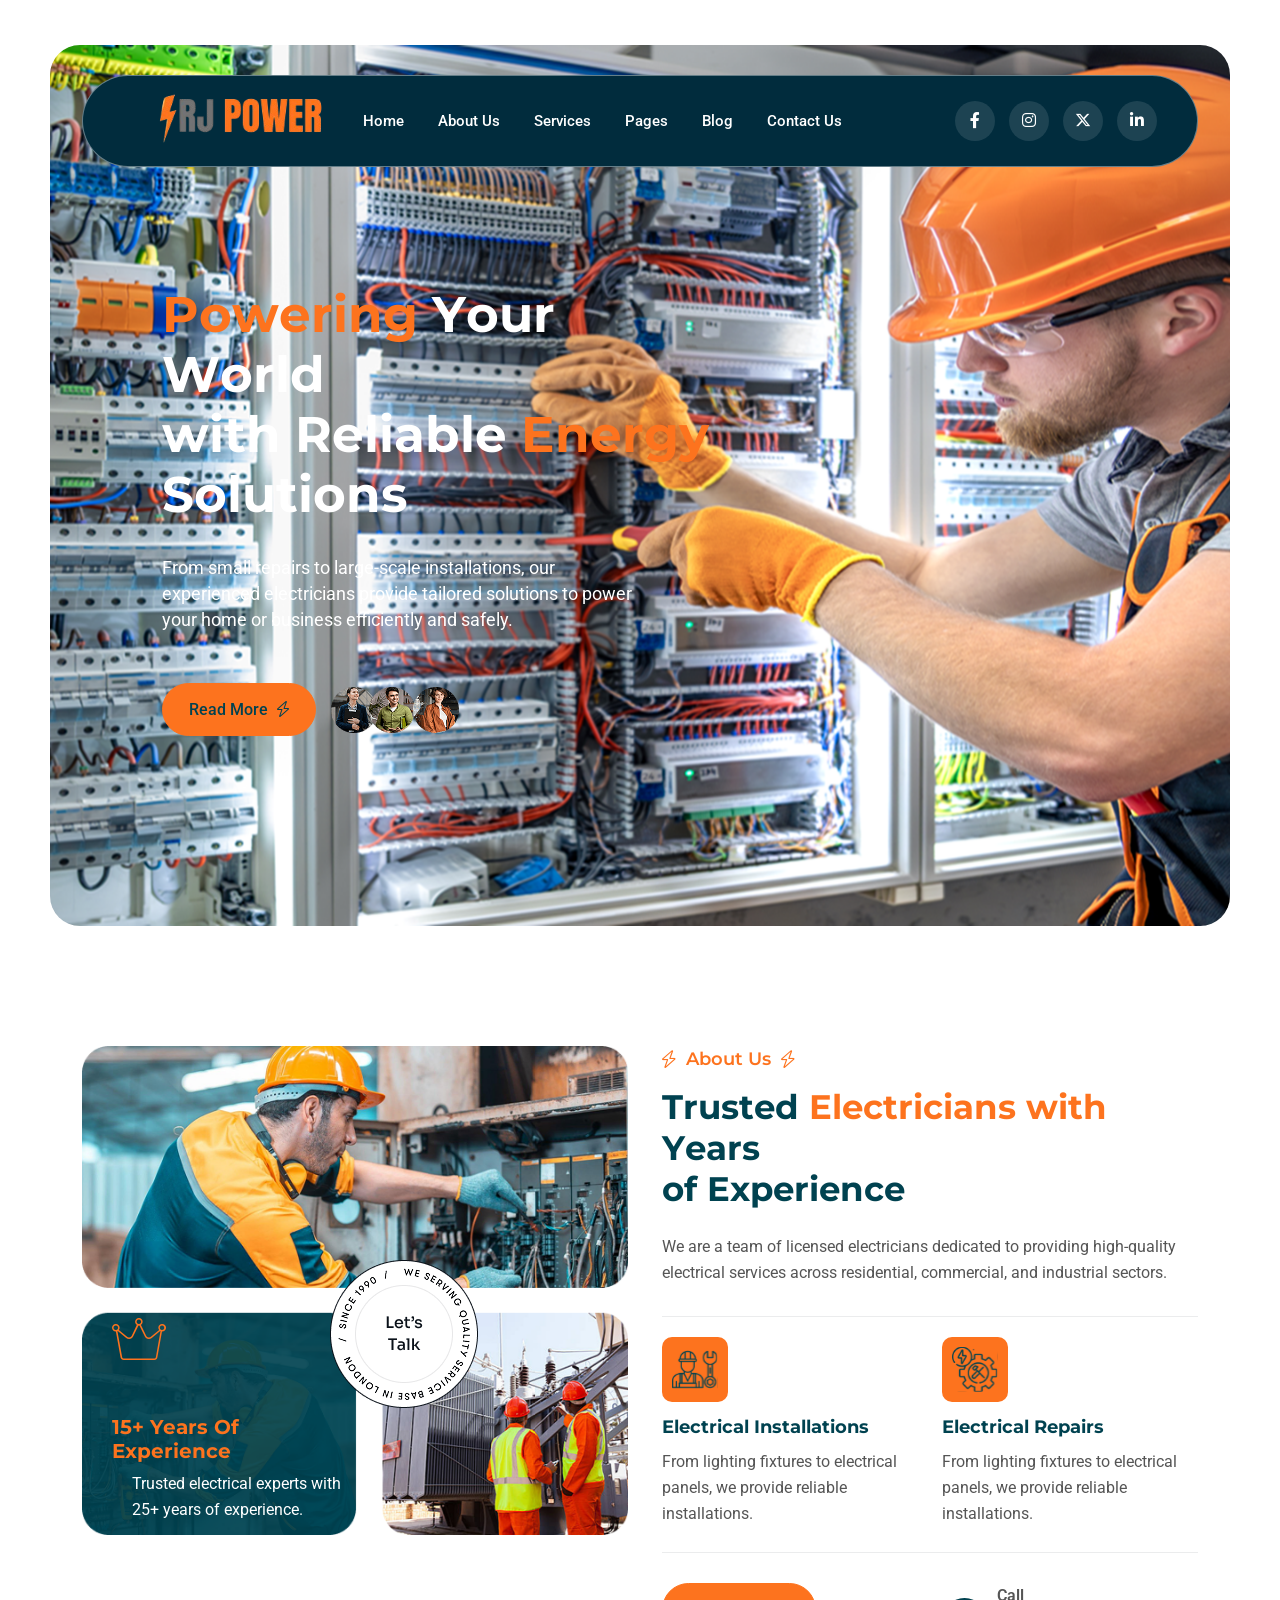
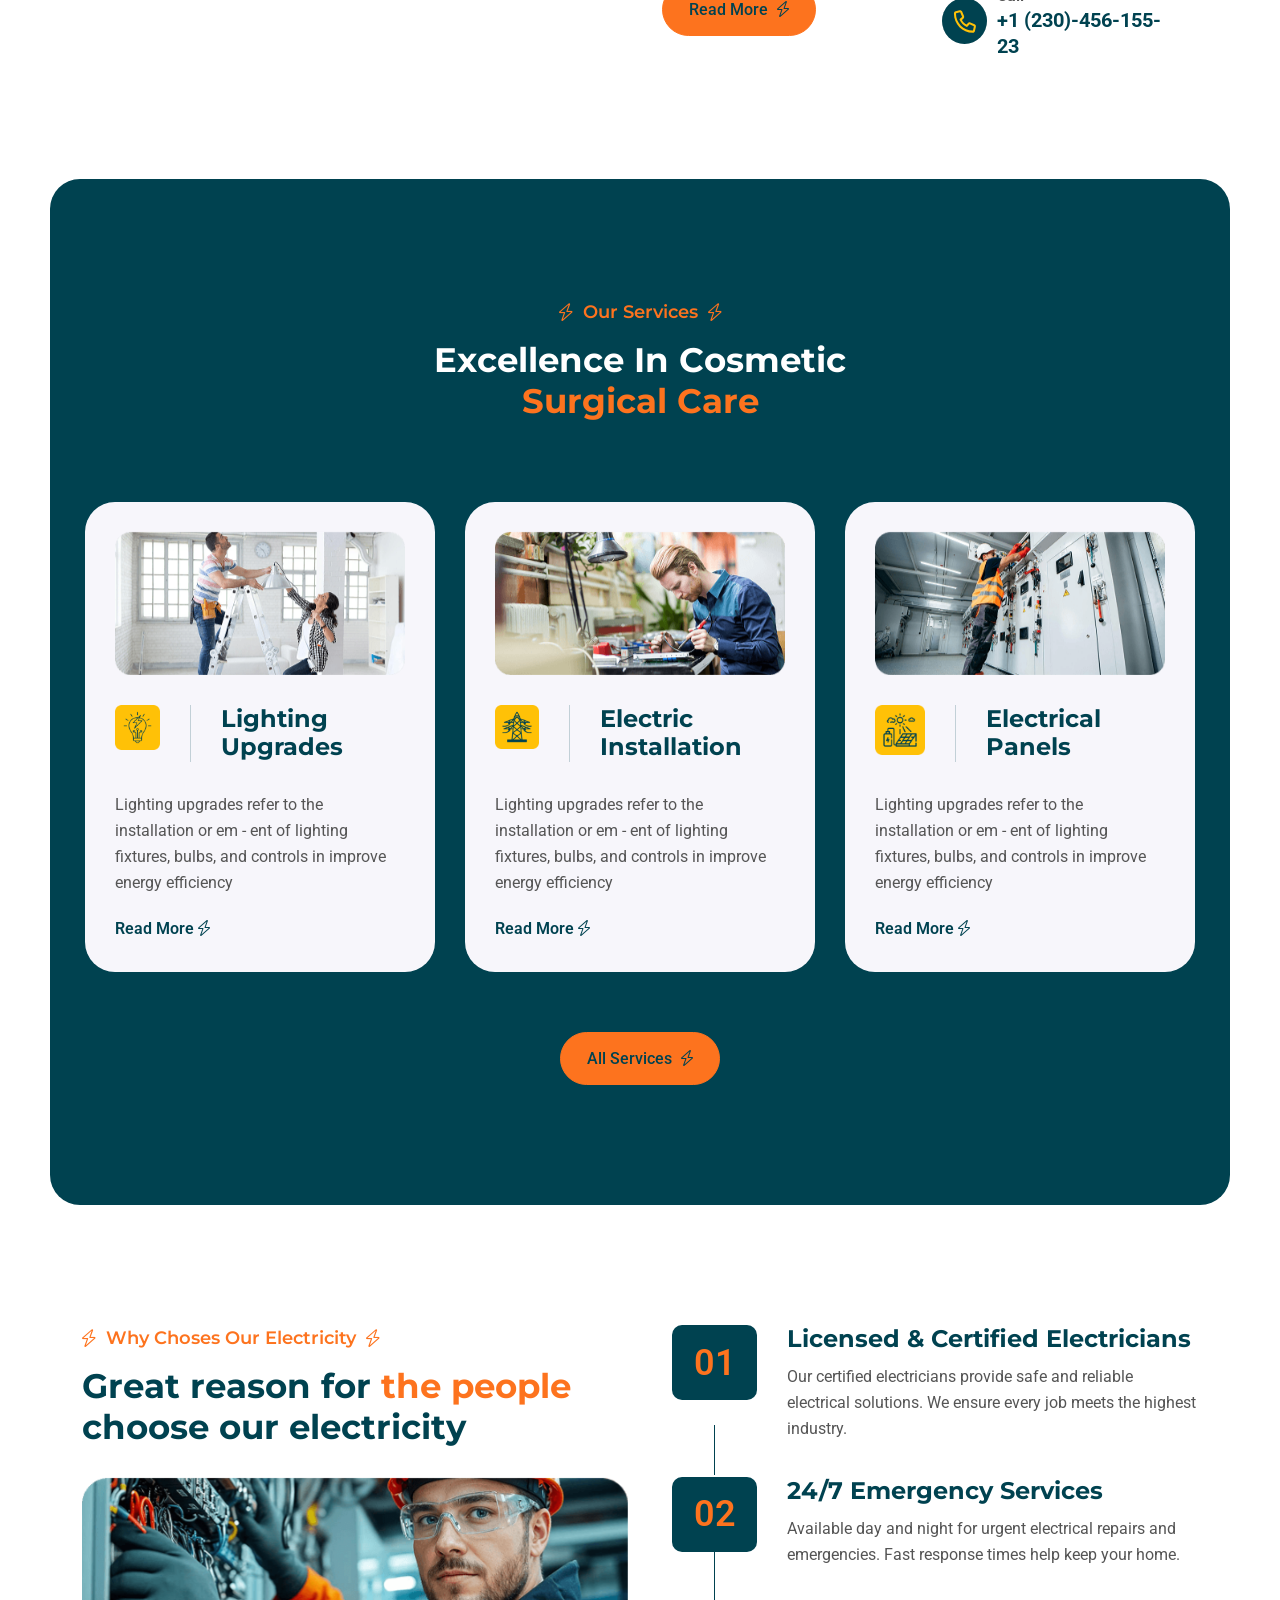
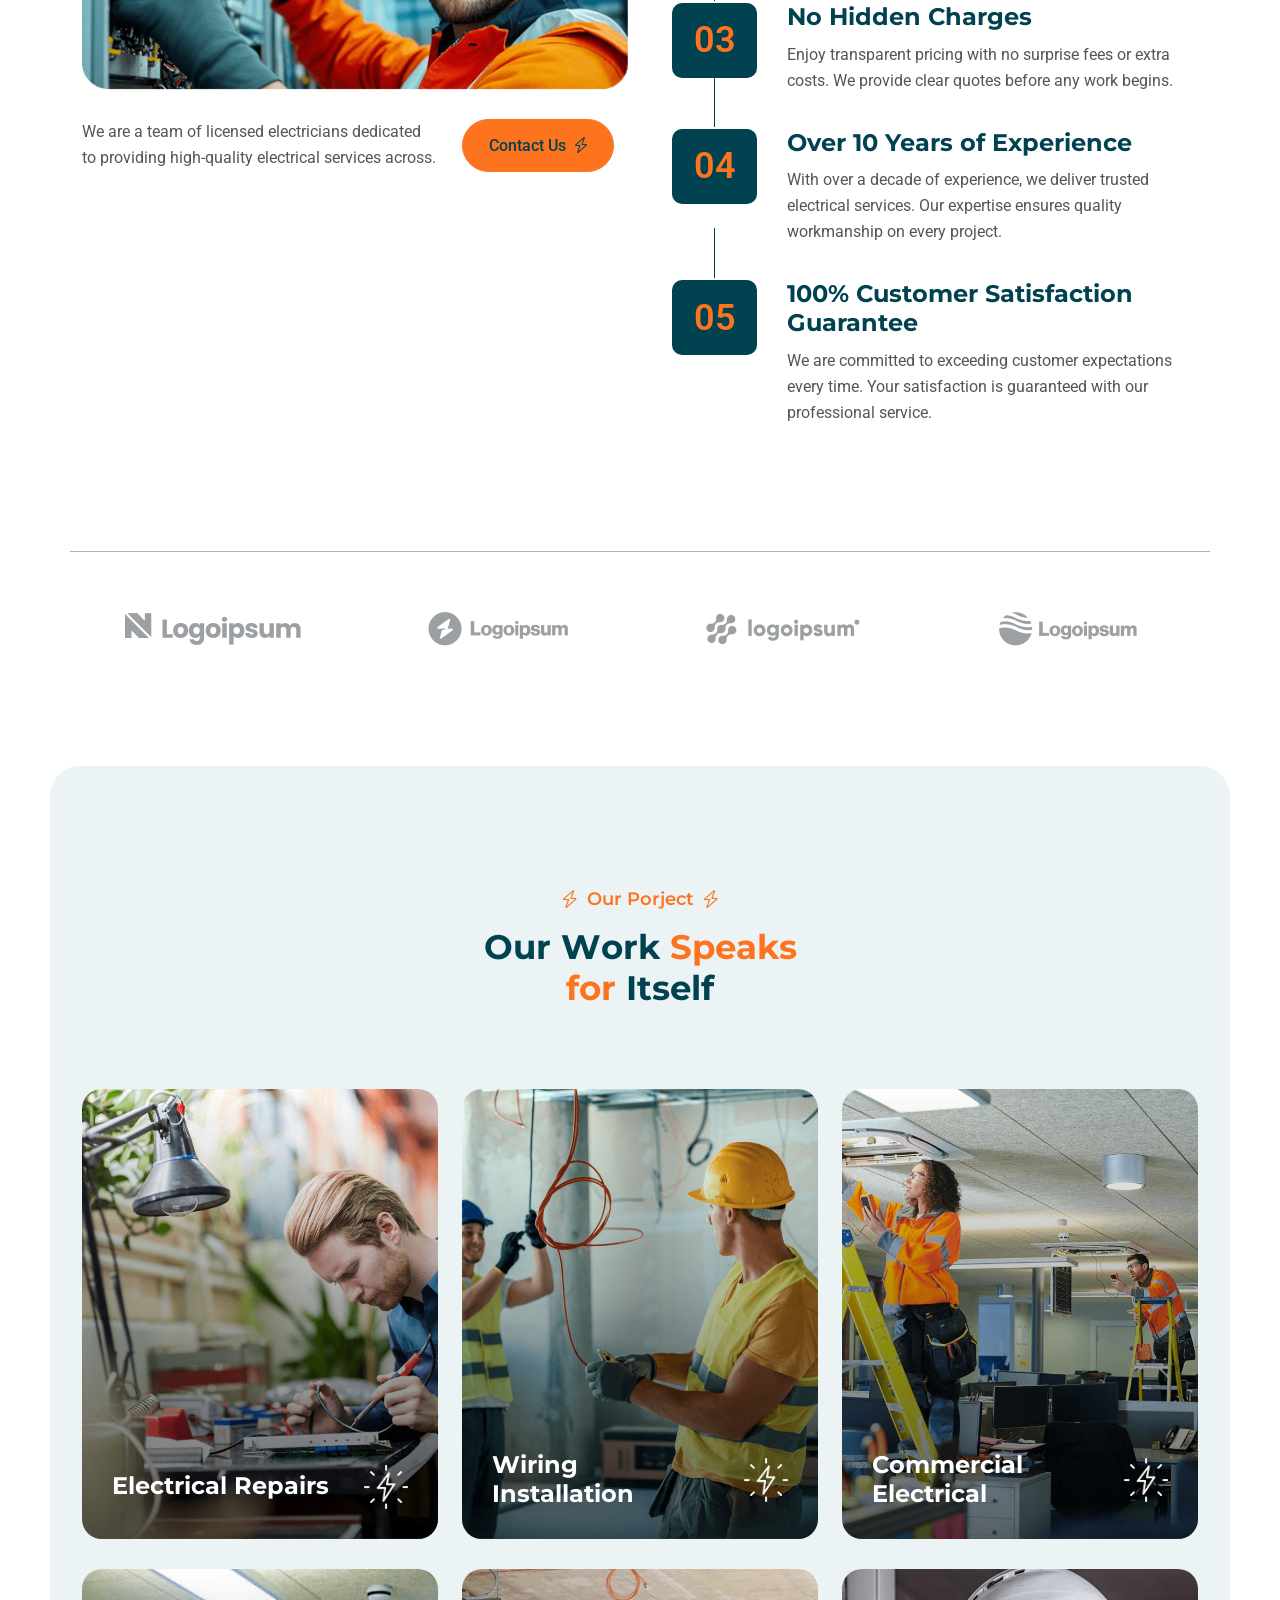
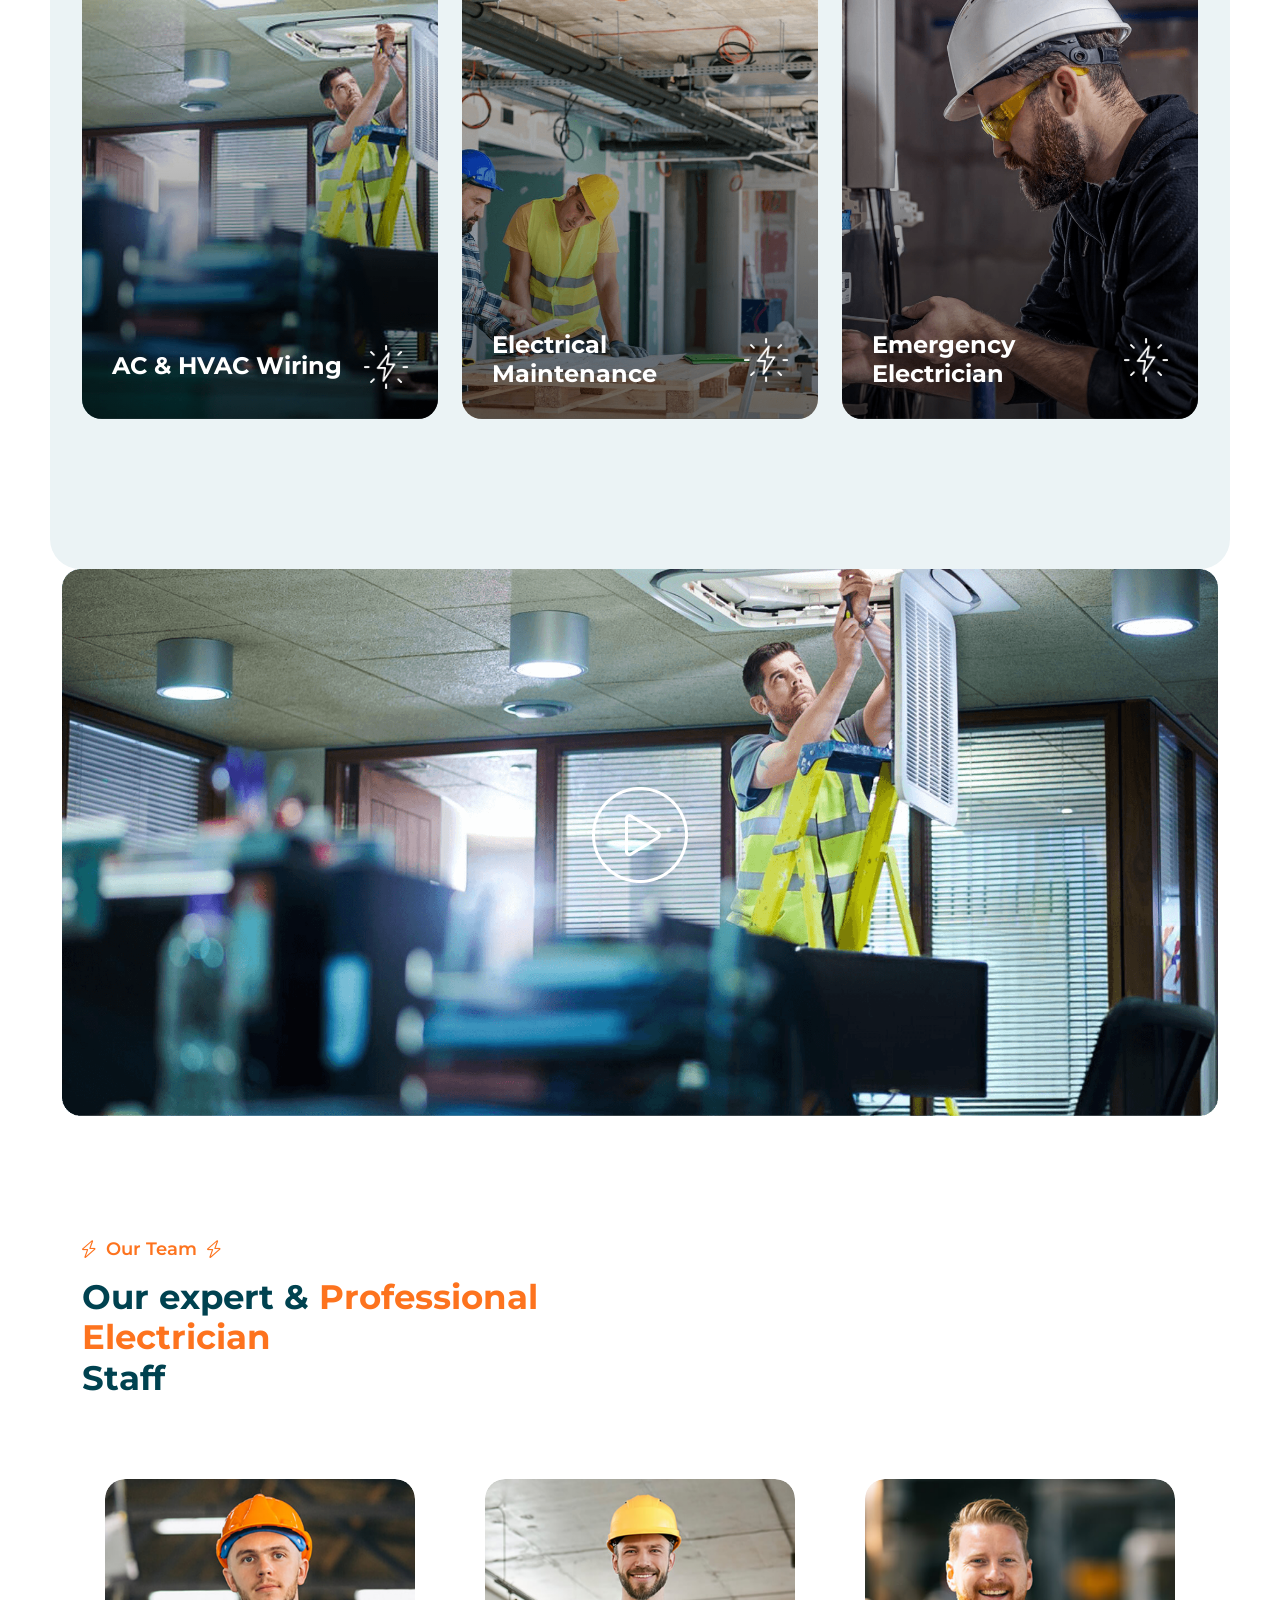
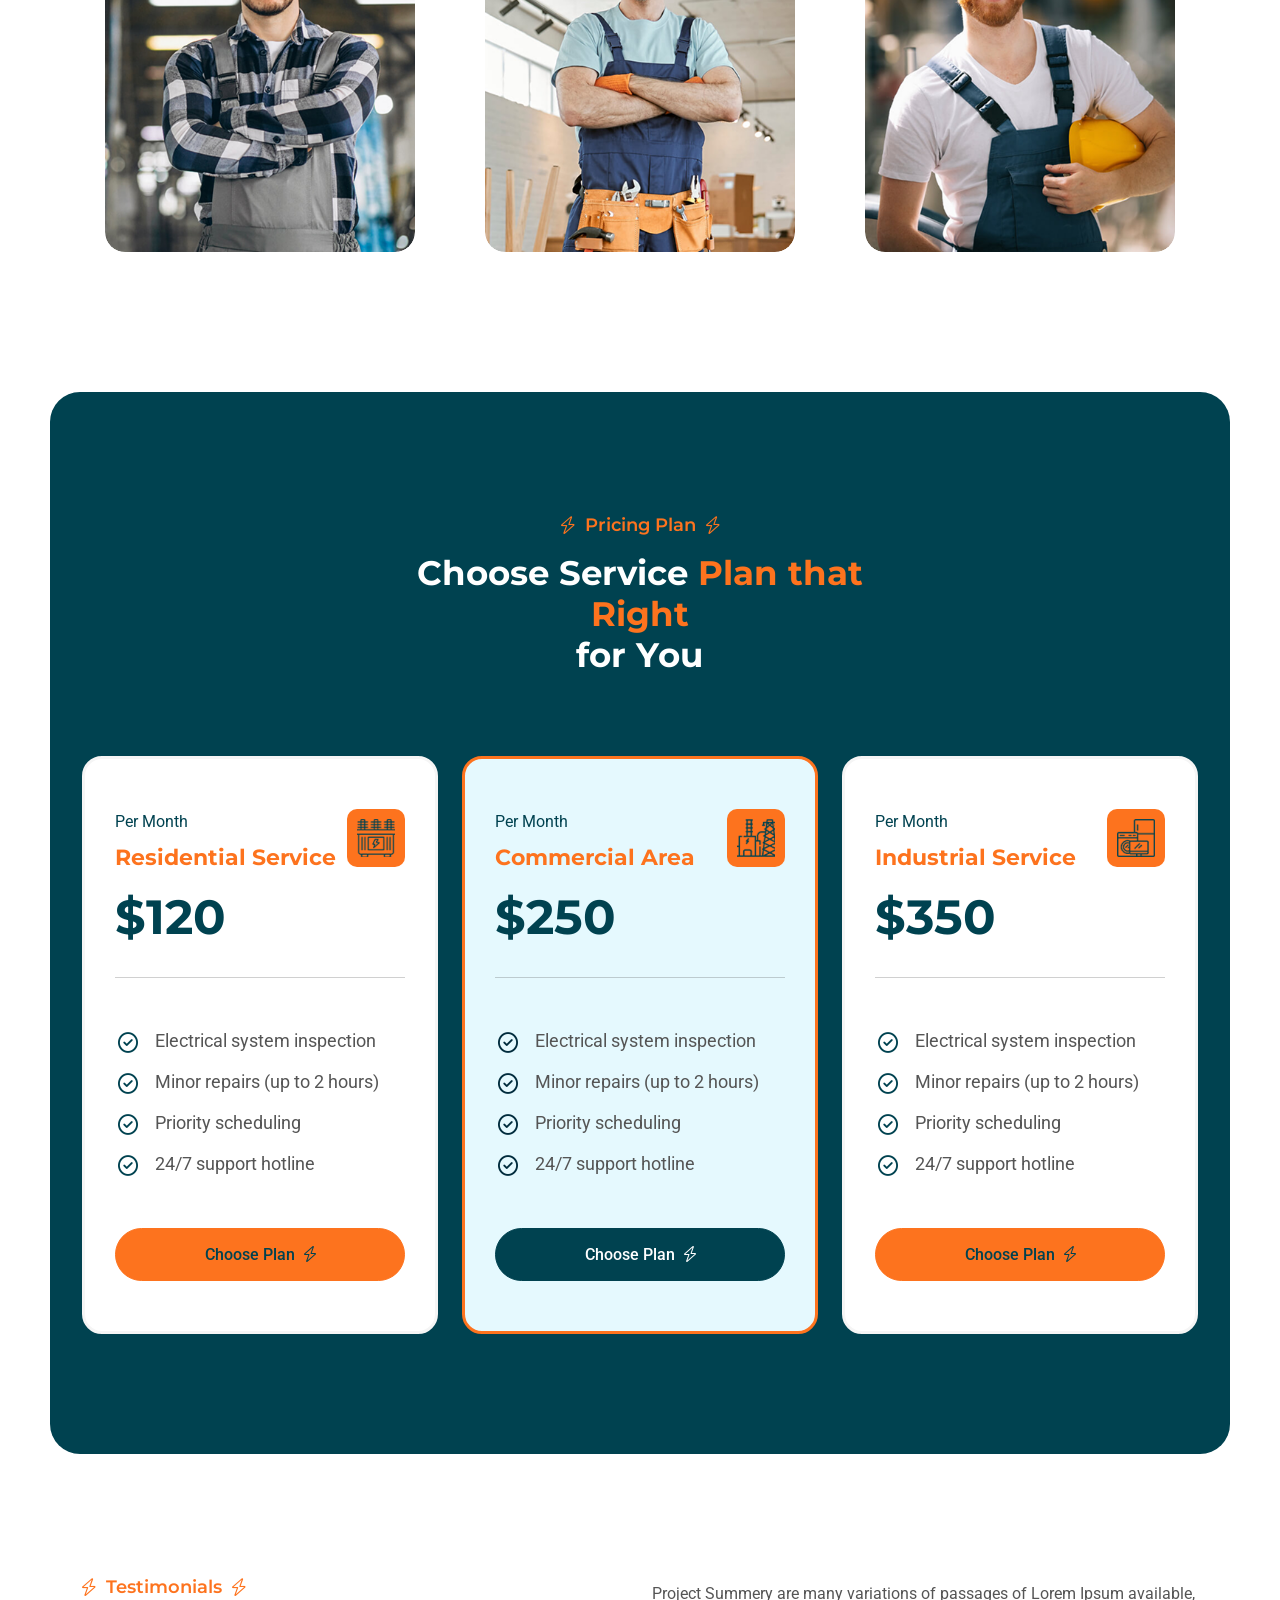
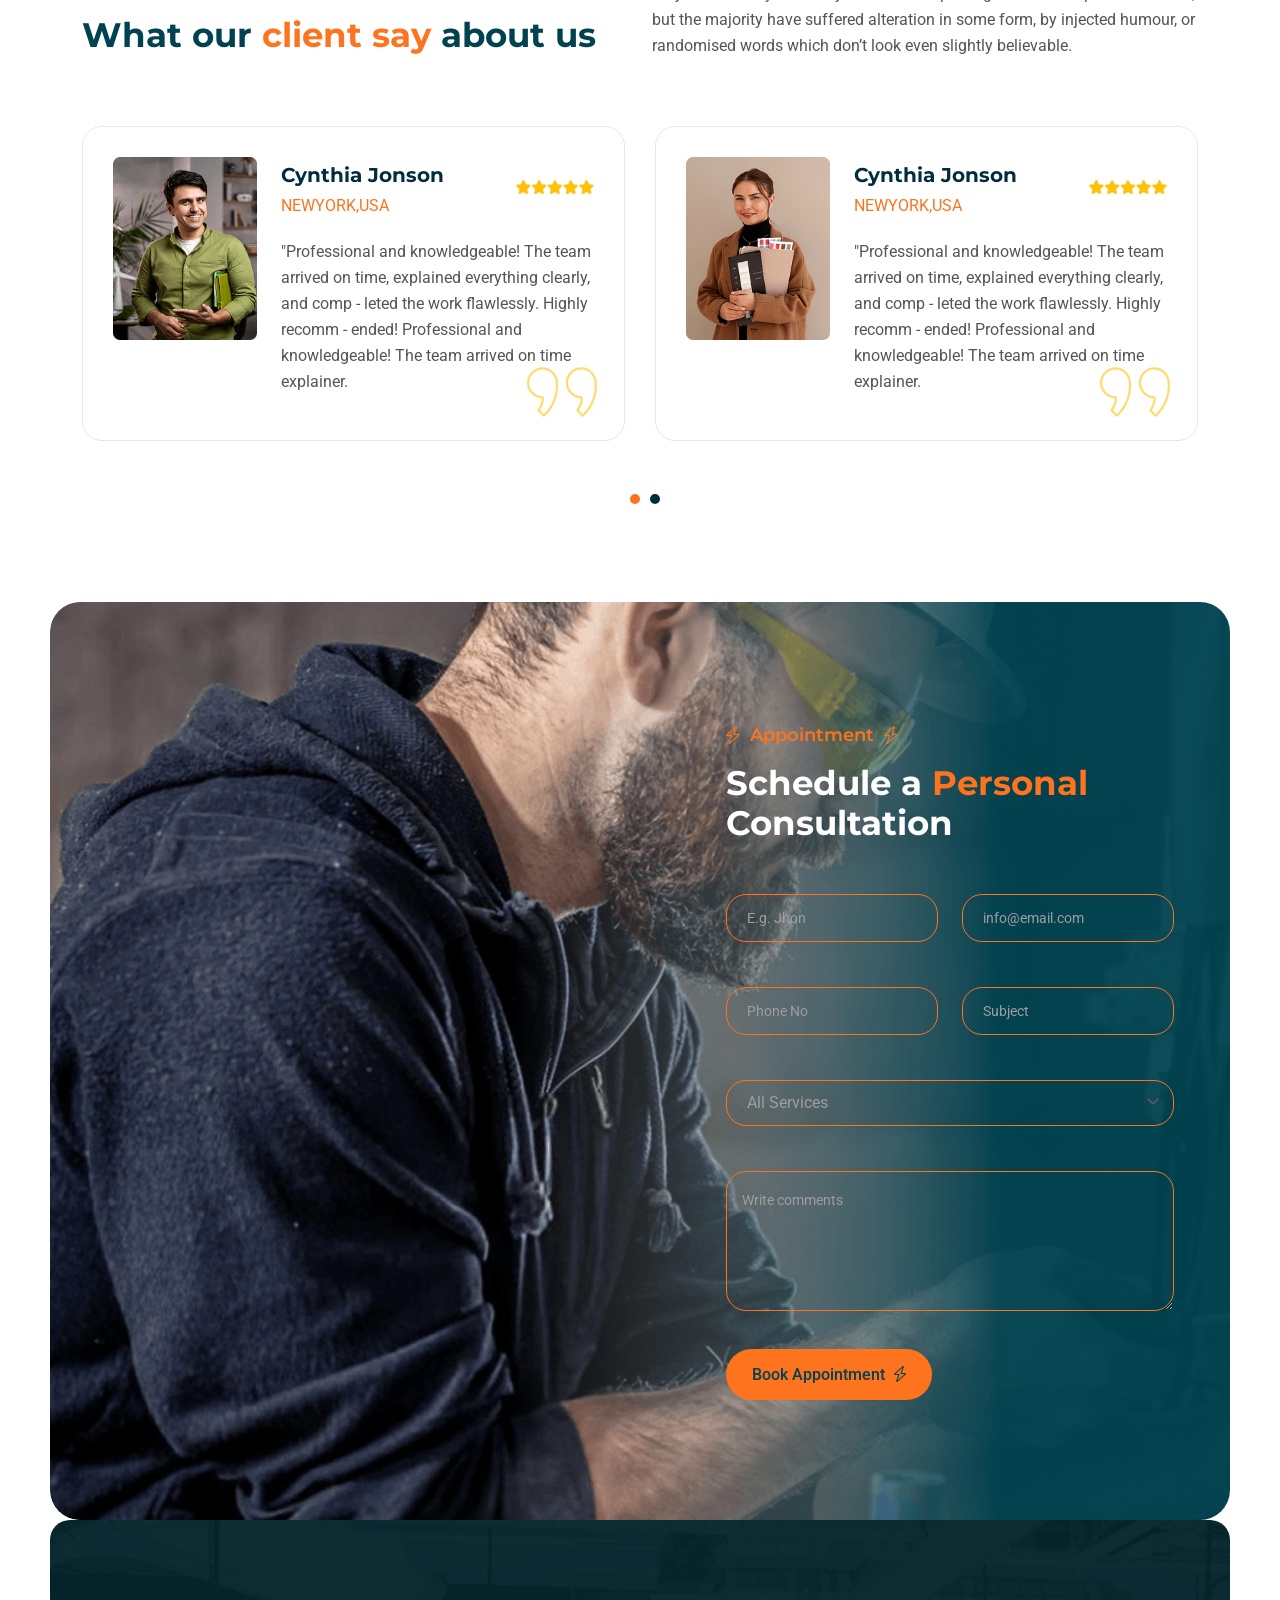
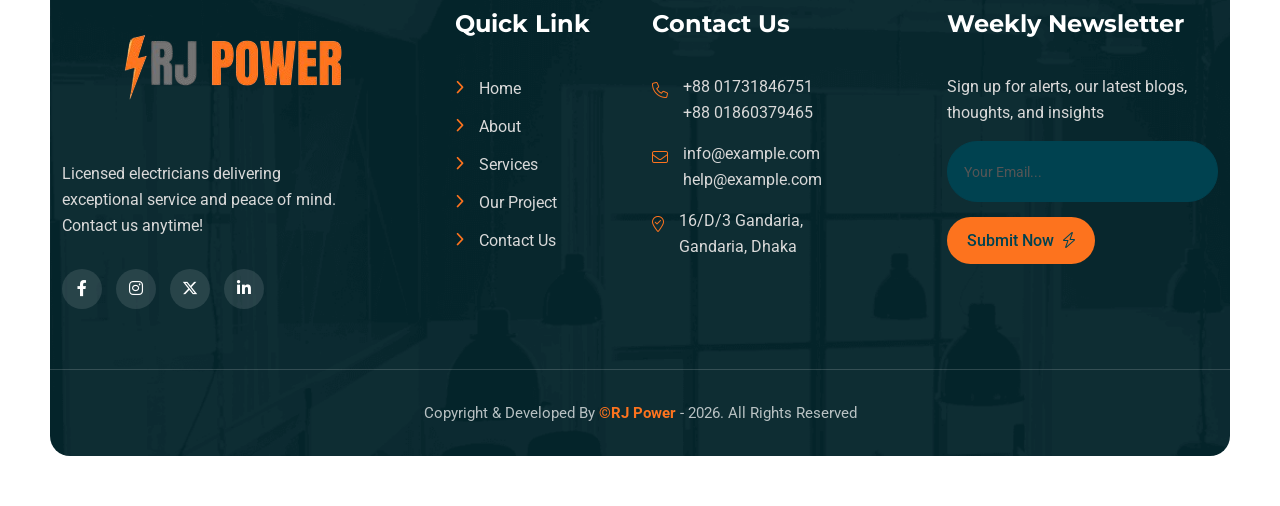
<file: index.html>
<!doctype html>
<html class="no-js" lang="zxx">


<head>
    <meta charset="utf-8">
    <meta http-equiv="x-ua-compatible" content="ie=edge">
    <title>Rj Power - Dietitian & Wellness</title>
    <meta name="description" content="">
    <meta name="viewport" content="width=device-width, initial-scale=1">
    <link rel="shortcut icon" type="image/x-icon" href="img/favicon.png">
    <!-- Place favicon.ico in the root directory -->

    <!-- CSS here -->
    <link rel="stylesheet" href="css/bootstrap.min.css">
    <link rel="stylesheet" href="css/animate.min.css">
    <link rel="stylesheet" href="css/magnific-popup.css">
    <link rel="stylesheet" href="fontawesome/css/all.min.css">
    <link rel="stylesheet" href="fontawesome-pro/css/all.min.css">
    <link rel="stylesheet" href="css/dripicons.css">
    <link rel="stylesheet" href="css/slick.css">
    <link rel="stylesheet" href="css/meanmenu.css">
    <link rel="stylesheet" href="css/default.css">
    <link rel="stylesheet" href="css/style.css">
    <link rel="stylesheet" href="css/swiper.min.css">
    <link rel="stylesheet" href="css/responsive.css">
</head>

<body>
   
    <header class="header-area header-two">
        <div id="header-sticky3" class="menu-area">
            <div class="container-fluid pl-50 pr-50">

                <div class="container">
                    <div class="second-menu">
                        <div class="row align-items-center">
                            <div class="col-xl-3 col-lg-2 col-md-5">
                                <div class="logo">
                                    <a href="index.html"><img src="img/logo/logo.png" alt="logo"></a>
                                </div>
                            </div>
                            <div class="col-xl-6 col-lg-10">

                                <div class="main-menu text-center">
                                    <nav id="mobile-menu">
                                        <ul>
                                            <li class="has-sub">
                                                <a href="index.html">Home</a>
                                                <ul>
                                                    <li><a href="index.html">Home Page Main</a></li>
                                                    <li><a href="index-2.html">Home Hero Slider</a></li>

                                                </ul>
                                            </li>
                                            <li><a href="about.html">About Us</a></li>
                                            <li class="has-sub">
                                                <a href="services.html">Services</a>
                                                <ul>
                                                    <li><a href="services.html">Services</a></li>
                                                    <li><a href="single-service.html">Services Details</a></li>
                                                </ul>
                                            </li>

                                            <li class="has-sub">
                                                <a href="#">Pages</a>
                                                <ul>
                                                    <li><a href="projects.html">Gallery</a></li>
                                                    <li><a href="pricing.html">Pricing</a></li>
                                                    <li><a href="team.html">Team</a></li>
                                                    <li><a href="faq.html">Faq</a></li>
                                                </ul>
                                            </li>
                                            <li class="has-sub">
                                                <a href="#">Blog</a>
                                                <ul>
                                                    <li><a href="blog.html">Blog</a></li>
                                                    <li><a href="blog-details.html">Blog Details</a></li>
                                                </ul>
                                            </li>
                                            <li><a href="contact.html">Contact Us</a></li>
                                        </ul>
                                    </nav>
                                </div>
                            </div>
                            <div class="col-xl-3 col-lg-5 d-none d-xl-block text-right">
                                <div class="footer-social">
                                    <a href="#"><i class="fab fa-facebook-f"></i></a>
                                    <a href="#"><i class="fab fa-instagram"></i></a>
                                    <a href="#"><i class="fa-brands fa-x-twitter"></i></a>
                                    <a href="#"><i class="fab fa-linkedin-in"></i></a>
                                </div>

                            </div>

                            <div class="col-12">
                                <div class="mobile-menu"></div>
                            </div>
                        </div>
                    </div>
                </div>

            </div>
        </div>
    </header>
    <!-- header-end -->
    <!-- offcanvas-area -->
    <div class="offcanvas-menu">
        <span class="menu-close"><i class="fas fa-times"></i></span>
        <form role="search" method="get" id="searchform" class="searchform" action="#">
            <input type="text" name="s" id="search" placeholder="Search" />
            <button><i class="fa fa-search"></i></button>
        </form>
        <div id="cssmenu2" class="menu-one-page-menu-container">
            <ul id="menu-one-page-menu-12" class="menu">
                <li class="menu-item menu-item-type-custom menu-item-object-custom"><a href="#home"><span>+8 12 3456897</span></a></li>
                <li class="menu-item menu-item-type-custom menu-item-object-custom"><a href="#howitwork"><span>info@example.com</span></a></li>
            </ul>
        </div>
    </div>
    <div class="offcanvas-overly"></div>
    <!-- offcanvas-end -->
    <!-- main-area -->
    <main>
        <!-- slider-area -->
        <section id="home" class="slider-area fix p-relative">

            <div class="slider-active2 pl-50 pr-50">
                <div class="single-slider slider-bg d-flex align-items-center img" style="background-image: url(img/slider/slider_img01.png); background-size: cover;">
                    <div class="container">
                        <div class="row ">

                            <div class="col-lg-7 col-md-12">
                                <div class="slider-content s-slider-content mt-50">
                                    <h2 class="text-anime-style-3"><span>Powering</span> Your World with Reliable <span>Energy</span> Solutions</h2>
                                    <p data-animation="fadeInUp" data-delay=".4s">From small repairs to large-scale installations, our experienced electricians provide tailored solutions to power your home or business efficiently and safely.</p>
                                    <div class="slider-btn mt-50" data-animation="fadeInUp" data-delay=".4s">
                                        <a href="contact.html" class="btn mr-15">Read More <i class="fa-light fa-bolt"></i></a>
                                        <span class="user-img"><img src="img/slider/user-img.png" alt="user image"></span>
                                    </div>
                                </div>
                            </div>

                        </div>
                    </div>
                </div>
            </div>
        </section>
        <!-- slider-area-end -->
        <!-- about-area -->
        <section class="about-area about-p p-relative pt-120 pb-120">
            <div class="animations-02"><img src="img/bg/an-img-01.png" alt="contact-bg-an-01"></div>
            <div class="container">
                <div class="row">
                    <div class="col-xl-6 col-md-12 col-sm-12">
                        <div class="s-about-img p-relative  wow fadeInLeft animated" data-animation="fadeInLeft" data-delay=".4s">
                            <div class="ani-1 img-custom-anim-left wow fadeInLeft" data-delay=".2s">
                                <div class="icon">
                                    <i class="fa-thin fa-crown"></i>
                                </div>
                                <h3>15+ Years Of Experience</h3>
                                <p>Trusted electrical experts with 25+ years of experience.</p>
                            </div>
                            <div class="badge"><img src="img/features/badge.png" alt="icon01"></div>
                            <div class="img-custom-anim-left wow fadeInLeft" data-delay=".1s">
                                <img src="img/features/about_img_01.png" alt="img">
                            </div>
                        </div>
                    </div>
                    <div class="col-xl-6 col-md-12 col-sm-12">
                        <div class="about-content pl-10 s-about-content wow fadeInLeft animated" data-delay=".4s">
                            <div class="section-title">
                                <div class="sub-title">
                                    <i class="fa-light fa-bolt"></i> About Us <i class="fa-light fa-bolt"></i>
                                </div>
                                <h2 class="text-anime-style-3">
                                    Trusted <span>Electricians</span> <span>with</span> Years of Experience
                                </h2>

                            </div>
                            <p>We are a team of licensed electricians dedicated to providing high-quality electrical services across residential, commercial, and industrial sectors.</p>
                            <div class="about-count">
                                <div class="row">
                                    <div class="col-lg-6">
                                        <div class="about-outer">
                                            <div class="icon">
                                                <img src="img/features/ab-icon-01.svg" alt="icon">
                                            </div>
                                            <div class="text">
                                                <h3>Electrical Installations</h3>
                                                <p>From lighting fixtures to electrical panels, we provide reliable installations.</p>
                                            </div>
                                        </div>
                                    </div>
                                    <div class="col-lg-6">
                                        <div class="about-outer">
                                            <div class="icon">
                                                <img src="img/features/ab-icon-02.svg" alt="icon">
                                            </div>
                                            <div class="text">
                                                <h3>Electrical Repairs</h3>
                                                <p>From lighting fixtures to electrical panels, we provide reliable installations.</p>
                                            </div>
                                        </div>
                                    </div>
                                </div>
                            </div>

                            <div class="mt-30">
                                <div class="row">
                                    <div class="col-lg-6">
                                        <a href="about.html" class="btn ss-btn smoth-scroll mr-15">Read More <i class="fa-light fa-bolt"></i></a>
                                    </div>
                                    <div class="col-lg-6">
                                        <div class="h-phone">
                                            <div class="icon"><img src="img/features/about-hicon.svg" alt="logo"></div>
                                            <div class="text">
                                                Call
                                                <span>+1 (230)-456-155-23</span>
                                            </div>

                                        </div>
                                    </div>
                                </div>
                            </div>
                        </div>
                    </div>


                </div>
            </div>
        </section>
        <!-- about-area-end -->
        <!-- services-area -->
        <section class="services-area p-relative fix">
            <div class="container-box pt-120 pb-120" style="background-color: #004250;">
                <div class="animations-01"><img src="img/bg/an-img-02.png" alt="contact-bg-an-01"></div>
                <div class="container">
                    <div class="row justify-content-center mb-55">
                        <div class="col-lg-6 col-md-12">
                            <div class="section-title text-center wow fadeInDown animated" data-animation="fadeInDown" data-delay=".4s">
                                <div class="sub-title"> <i class="fa-light fa-bolt"></i> Our Services <i class="fa-light fa-bolt"></i></div>
                                <h2 class="text-anime-style-3">Excellence In Cosmetic <span>Surgical Care</span></h2>
                            </div>

                        </div>
                    </div>
                    <div class="row services-active">
                        <div class="col-lg-4 col-md-6 col-sm-12">
                            <div class="services-box wow fadeInUp animated" data-animation="fadeInUp" data-delay=".4s">
                                <div class="services-content">
                                    <div class="img-custom-anim-left wow fadeInLeft services-icon">
                                        <img src="img/bg/services-01.png" alt="icon01">
                                    </div>
                                    <div class="row">
                                        <div class="col-lg-12">
                                            <div class="icon-box">
                                                <div class="icon">
                                                    <div> <img src="img/icon/sr-icon-01.png" alt="icon01"></div>
                                                </div>
                                                <div class="heading">
                                                    <h3><a href="single-service.html">Lighting Upgrades</a></h3>
                                                </div>
                                            </div>
                                            <p>Lighting upgrades refer to the installation or em - ent of lighting fixtures, bulbs, and controls in improve energy efficiency</p>
                                            <div class="sbtn mt-20">
                                                <a href="single-service.html" class="chevron-button">Read More <i class="fa-light fa-bolt"></i></a>
                                            </div>
                                        </div>
                                    </div>
                                </div>

                            </div>
                        </div>
                        <div class="col-lg-4 col-md-6 col-sm-12">
                            <div class="services-box wow fadeInUp animated" data-animation="fadeInUp" data-delay=".4s">
                                <div class="services-content">
                                    <div class="img-custom-anim-left wow fadeInLeft services-icon">
                                        <img src="img/bg/services-02.png" alt="icon01">
                                    </div>
                                    <div class="row">
                                        <div class="col-lg-12">
                                            <div class="icon-box">
                                                <div class="icon">
                                                    <div> <img src="img/icon/sr-icon-02.png" alt="icon01"></div>
                                                </div>
                                                <div class="heading">
                                                    <h3><a href="single-service.html">Electric Installation</a></h3>
                                                </div>
                                            </div>
                                            <p>Lighting upgrades refer to the installation or em - ent of lighting fixtures, bulbs, and controls in improve energy efficiency</p>
                                            <div class="sbtn mt-20">
                                                <a href="single-service.html" class="chevron-button">Read More <i class="fa-light fa-bolt"></i></a>
                                            </div>
                                        </div>
                                    </div>
                                </div>

                            </div>
                        </div>
                        <div class="col-lg-4 col-md-6 col-sm-12">
                            <div class="services-box wow fadeInUp animated" data-animation="fadeInUp" data-delay=".4s">
                                <div class="services-content">
                                    <div class="img-custom-anim-left wow fadeInLeft services-icon">
                                        <img src="img/bg/services-03.png" alt="icon01">
                                    </div>
                                    <div class="row">
                                        <div class="col-lg-12">
                                            <div class="icon-box">
                                                <div class="icon">
                                                    <div> <img src="img/icon/sr-icon-03.png" alt="icon01"></div>
                                                </div>
                                                <div class="heading">
                                                    <h3><a href="single-service.html">Electrical Panels</a></h3>
                                                </div>
                                            </div>
                                            <p>Lighting upgrades refer to the installation or em - ent of lighting fixtures, bulbs, and controls in improve energy efficiency</p>
                                            <div class="sbtn mt-20">
                                                <a href="single-service.html" class="chevron-button">Read More <i class="fa-light fa-bolt"></i></a>
                                            </div>
                                        </div>
                                    </div>
                                </div>

                            </div>
                        </div>
                        <div class="col-lg-4 col-md-6 col-sm-12">
                            <div class="services-box wow fadeInUp animated" data-animation="fadeInUp" data-delay=".4s">
                                <div class="services-content">
                                    <div class="img-custom-anim-left wow fadeInLeft services-icon">
                                        <img src="img/bg/services-02.png" alt="icon01">
                                    </div>
                                    <div class="row">
                                        <div class="col-lg-12">
                                            <div class="icon-box">
                                                <div class="icon">
                                                    <div> <img src="img/icon/sr-icon-02.png" alt="icon01"></div>
                                                </div>
                                                <div class="heading">
                                                    <h3><a href="single-service.html">Electric Installation</a></h3>
                                                </div>
                                            </div>
                                            <p>Lighting upgrades refer to the installation or em - ent of lighting fixtures, bulbs, and controls in improve energy efficiency</p>
                                            <div class="sbtn mt-20">
                                                <a href="single-service.html" class="chevron-button">Read More <i class="fa-light fa-bolt"></i></a>
                                            </div>
                                        </div>
                                    </div>
                                </div>

                            </div>
                        </div>
                    </div>
                    <div class="row mt-50">
                        <div class="col-lg-12 text-center">
                            <a href="contact.html" class="btn">All Services <i class="fa-light fa-bolt"></i></a>
                        </div>
                    </div>
                </div>
            </div>
        </section>
        <!-- services-area-end -->

        <!-- why-hoose-us-area -->
        <section class="pt-120 pb-90 p-relative">
            <div class="container">
                <div class="row">
                    <div class="col-lg-6">
                        <div class="section-title mb-30 wow fadeInDown animated" data-delay=".4s">
                            <div class="sub-title">
                                <i class="fa-light fa-bolt"></i> Why Choses Our Electricity <i class="fa-light fa-bolt"></i>
                            </div>
                            <h2 class="text-anime-style-3">
                                Great reason for <span>the</span> <span>people</span> choose our electricity
                            </h2>
                        </div>
                        <div class="why-choose-text">
                            <div class="img-custom-anim-left wow fadeInLeft img mb-30">
                                <img src="img/bg/why_choose_img.png" alt="an-img-01">
                            </div>
                            <div class="row">
                                <div class="col-lg-8">
                                    <p>We are a team of licensed electricians dedicated to providing high-quality electrical services across.</p>
                                </div>
                                <div class="col-lg-4"> <a href="contact.html" class="btn">Contact Us <i class="fa-light fa-bolt"></i></a></div>
                            </div>
                        </div>
                    </div>
                    <div class="col-lg-6">
                        <div class="row timeline">
                            <div class="col-lg-12 col-md-12">
                                <div class="services-02-item mb-20 wow fadeInDown animated" data-delay=".4s">
                                    <div class="services-02-thumb">
                                        <span>01</span>
                                    </div>
                                    <div class="services-02-content">
                                        <h3>Licensed & Certified Electricians</h3>
                                        <p>Our certified electricians provide safe and reliable electrical solutions. We ensure every job meets the highest industry.</p>
                                    </div>
                                </div>
                            </div>
                            <div class="col-lg-12 col-md-12">
                                <div class="services-02-item mb-20 wow fadeInDown animated" data-delay=".4s">
                                    <div class="services-02-thumb">
                                        <span>02</span>
                                    </div>
                                    <div class="services-02-content">
                                        <h3>24/7 Emergency Services</h3>
                                        <p>Available day and night for urgent electrical repairs and emergencies. Fast response times help keep your home.</p>
                                    </div>
                                </div>
                            </div>
                            <div class="col-lg-12 col-md-12">
                                <div class="services-02-item mb-20  wow fadeInDown animated" data-delay=".4s">
                                    <div class="services-02-thumb">
                                        <span>03</span>
                                    </div>
                                    <div class="services-02-content">
                                        <h3>No Hidden Charges</h3>
                                        <p>Enjoy transparent pricing with no surprise fees or extra costs. We provide clear quotes before any work begins.</p>
                                    </div>
                                </div>
                            </div>
                            <div class="col-lg-12 col-md-12">
                                <div class="services-02-item mb-20  wow fadeInDown animated" data-delay=".4s">
                                    <div class="services-02-thumb">
                                        <span>04</span>
                                    </div>
                                    <div class="services-02-content">
                                        <h3>Over 10 Years of Experience</h3>
                                        <p>With over a decade of experience, we deliver trusted electrical services. Our expertise ensures quality workmanship on every project.</p>
                                    </div>
                                </div>
                            </div>
                            <div class="col-lg-12 col-md-12">
                                <div class="services-02-item mb-20 wow fadeInDown animated" data-delay=".4s">
                                    <div class="services-02-thumb">
                                        <span>05</span>
                                    </div>
                                    <div class="services-02-content">
                                        <h3>100% Customer Satisfaction Guarantee</h3>
                                        <p>We are committed to exceeding customer expectations every time. Your satisfaction is guaranteed with our professional service.</p>
                                    </div>
                                </div>
                            </div>
                        </div>
                    </div>

                </div>
            </div>
        </section>
        <!-- why-hoose-us-area-end -->
        <!-- brand-area -->
        <section class="brand-area p-relative fix">
            <div class="container pt-60 pb-120" style="border-top:1px solid #0000004d;">
                <div class="row brand-active">
                    <div class="col-xl-2">
                        <div class="single-brand img-custom-anim-left wow fadeInLeft" data-delay=".1s">
                            <img src="img/brand/client-01.png" alt="img">
                        </div>
                    </div>
                    <div class="col-xl-2">
                        <div class="single-brand img-custom-anim-left wow fadeInLeft" data-delay=".1s">
                            <img src="img/brand/client-02.png" alt="img">
                        </div>
                    </div>
                    <div class="col-xl-2">
                        <div class="single-brand img-custom-anim-left wow fadeInLeft" data-delay=".1s">
                            <img src="img/brand/client-03.png" alt="img">
                        </div>
                    </div>
                    <div class="col-xl-2">
                        <div class="single-brand img-custom-anim-left wow fadeInLeft" data-delay=".1s">
                            <img src="img/brand/client-04.png" alt="img">
                        </div>
                    </div>
                    <div class="col-xl-2">
                        <div class="single-brand img-custom-anim-left wow fadeInLeft" data-delay=".1s">
                            <img src="img/brand/client-05.png" alt="img">
                        </div>
                    </div>
                    <div class="col-xl-2">
                        <div class="single-brand img-custom-anim-left wow fadeInLeft" data-delay=".1s">
                            <img src="img/brand/client-03.png" alt="img">
                        </div>
                    </div>
                </div>
            </div>

        </section>
        <!-- brand-area-end -->
        <!-- gallery-area -->
        <section class="gallery-area p-relative fix" data-aos="fade-up" data-aos-duration="1000">
            <div class="container-box pt-120 pb-120" style="background-color: #EBF3F5;">
                <div class="animations-02"><img src="img/bg/an-img-03.png" alt="contact-bg-an-01"></div>
                <div class="container">
                    <div class="row justify-content-center mb-55">
                        <div class="col-lg-5 col-md-12">
                            <div class="section-title text-center wow fadeInDown animated" data-animation="fadeInDown" data-delay=".4s">
                                <div class="sub-title"> <i class="fa-light fa-bolt"></i> our Porject <i class="fa-light fa-bolt"></i></div>
                                <h2 class="text-anime-style-3">Our Work <span>Speaks</span> <br>
                                    <span>for</span> Itself
                                </h2>
                            </div>

                        </div>
                    </div>
                    <div class="row">
                        <div class="col-lg-4 col-md-12 mb-30">
                            <a href="projects-detail.html">
                                <figure class="gallery-image img-custom-anim-left wow fadeInLeft" data-delay=".1s">
                                    <img src="img/gallery/gallery-01.png" alt="img" class="img">
                                    <figcaption>
                                        <div class="text-outer">

                                            <div class="text">
                                                <h3>
                                                    Electrical Repairs
                                                </h3>
                                            </div>
                                            <div class="icon">
                                                <img src="img/gallery/crown.png" alt="img">
                                            </div>
                                        </div>

                                    </figcaption>
                                </figure>
                            </a>
                        </div>
                        <div class="col-lg-4 col-md-12 mb-30">
                            <a href="projects-detail.html">
                                <figure class="gallery-image img-custom-anim-left wow fadeInLeft" data-delay=".1s">
                                    <img src="img/gallery/gallery-02.png" alt="img" class="img">
                                    <figcaption>
                                        <div class="text-outer">
                                            <div class="text">
                                                <h3>
                                                    Wiring Installation
                                                </h3>

                                            </div>
                                            <div class="icon">
                                                <img src="img/gallery/crown.png" alt="img">
                                            </div>
                                        </div>

                                    </figcaption>
                                </figure>
                            </a>
                        </div>

                        <div class="col-lg-4 col-md-12 mb-30">
                            <a href="projects-detail.html">
                                <figure class="gallery-image img-custom-anim-left wow fadeInLeft" data-delay=".1s">
                                    <img src="img/gallery/gallery-03.png" alt="img" class="img">
                                    <figcaption>
                                        <div class="text-outer">
                                            <div class="text">
                                                <h3>
                                                    Commercial Electrical
                                                </h3>

                                            </div>
                                            <div class="icon">
                                                <img src="img/gallery/crown.png" alt="img">
                                            </div>
                                        </div>

                                    </figcaption>
                                </figure>
                            </a>
                        </div>
                        <div class="col-lg-4 col-md-12 mb-30">
                            <a href="projects-detail.html">
                                <figure class="gallery-image img-custom-anim-left wow fadeInLeft" data-delay=".1s">
                                    <img src="img/gallery/gallery-04.png" alt="img" class="img">
                                    <figcaption>
                                        <div class="text-outer">

                                            <div class="text">
                                                <h3>
                                                    AC & HVAC Wiring
                                                </h3>
                                            </div>
                                            <div class="icon">
                                                <img src="img/gallery/crown.png" alt="img">
                                            </div>
                                        </div>

                                    </figcaption>
                                </figure>
                            </a>
                        </div>
                        <div class="col-lg-4 col-md-12 mb-30">
                            <a href="projects-detail.html">
                                <figure class="gallery-image img-custom-anim-left wow fadeInLeft" data-delay=".1s">
                                    <img src="img/gallery/gallery-05.png" alt="img" class="img">
                                    <figcaption>
                                        <div class="text-outer">
                                            <div class="text">
                                                <h3>Electrical Maintenance</h3>
                                            </div>
                                            <div class="icon">
                                                <img src="img/gallery/crown.png" alt="img">
                                            </div>
                                        </div>

                                    </figcaption>
                                </figure>
                            </a>
                        </div>

                        <div class="col-lg-4 col-md-12 mb-30">
                            <a href="projects-detail.html">
                                <figure class="gallery-image img-custom-anim-left wow fadeInLeft" data-delay=".1s">
                                    <img src="img/gallery/gallery-06.png" alt="img" class="img">
                                    <figcaption>
                                        <div class="text-outer">
                                            <div class="text">
                                                <h3>Emergency Electrician</h3>
                                            </div>
                                            <div class="icon">
                                                <img src="img/gallery/crown.png" alt="img">
                                            </div>
                                        </div>

                                    </figcaption>
                                </figure>
                            </a>
                        </div>
                    </div>
                </div>
            </div>
        </section>
        <!-- gallery-area-end -->
        
        <!-- video-area -->
        <section id="video" class="video-area p-relative wow fadeInDown animated" data-delay=".4s">
            <div class="container-box">
                <div class="container-fluid">
                    <div class="row">
                        <div class="col-12">
                            <div class="video-img">
                                <img src="img/bg/vedio-img.png" alt="circle_right">
                                <div class="s-video-wrap">
                                    <div class="s-video-content">
                                        <a href="https://www.youtube.com/watch?v=gyGsPlt06bo" class="popup-video"><img src="img/bg/play-button.png" alt="circle_right"></a>
                                    </div>
                                </div>
                            </div>
                        </div>
                    </div>
                </div>
            </div>
        </section>
        <!-- video-area-end -->

        <!-- team-area -->
        <section class="team-area fix p-relative pt-120 pb-90">
            <div class="container">
                <div class="row mb-35">
                    <div class="col-lg-7 col-md-12">
                        <div class="section-title wow fadeInDown animated" data-animation="fadeInDown" data-delay=".4s">
                            <div class="sub-title"> <i class="fa-light fa-bolt"></i> our Team <i class="fa-light fa-bolt"></i></div>
                            <h2 class="text-anime-style-3">Our expert & <span>Professional</span> <span>Electrician</span> Staff
                            </h2>
                        </div>

                    </div>
                </div>
                <div class="row team-active">
                    <div class="col-xl-4 col-lg-4 col-md-6">
                        <div class="single-team mb-30 img-custom-anim-left wow fadeInLeft" data-delay=".1s">
                            <div class="team-thumb">
                                <div class="brd">
                                    <img src="img/team/team-img1.png" alt="img">

                                </div>
                                <div class="team-info">
                                    <div class="team-social">
                                        <ul>

                                            <li><a href="#"><i class="fa-brands fa-pinterest-p"></i></a></li>
                                            <li><a href="#"><i class="fab fa-instagram"></i></a></li>
                                            <li> <a href="#"><i class="fa-brands fa-x-twitter"></i></a></li>
                                            <li><a href="#"><i class="fab fa-facebook-f"></i></a></li>
                                        </ul>
                                    </div>
                                    <p>Cargo Handler</p>
                                    <strong><a href="team-single.html">Félix Thomas</a></strong>
                                </div>
                            </div>
                        </div>
                    </div>
                    <div class="col-xl-4 col-lg-4 col-md-6">
                        <div class="single-team mb-30 img-custom-anim-left wow fadeInLeft" data-delay=".1s">
                            <div class="team-thumb">
                                <div class="brd">
                                    <img src="img/team/team-img2.png" alt="img">
                                </div>
                                <div class="team-info">
                                    <div class="team-social">
                                        <ul>

                                            <li><a href="#"><i class="fa-brands fa-pinterest-p"></i></a></li>
                                            <li><a href="#"><i class="fab fa-instagram"></i></a></li>
                                            <li> <a href="#"><i class="fa-brands fa-x-twitter"></i></a></li>
                                            <li><a href="#"><i class="fab fa-facebook-f"></i></a></li>
                                        </ul>
                                    </div>
                                    <p>Route Planner</p>
                                    <strong><a href="team-single.html">Matthew Sparks</a></strong>
                                </div>
                            </div>
                        </div>
                    </div>
                    <div class="col-xl-4 col-lg-4 col-md-6">
                        <div class="single-team mb-30 img-custom-anim-left wow fadeInLeft" data-delay=".1s">
                            <div class="team-thumb">
                                <div class="brd">
                                    <img src="img/team/team-img3.png" alt="img">
                                </div>
                                <div class="team-info">
                                    <div class="team-social">
                                        <ul>

                                            <li><a href="#"><i class="fa-brands fa-pinterest-p"></i></a></li>
                                            <li><a href="#"><i class="fab fa-instagram"></i></a></li>
                                            <li> <a href="#"><i class="fa-brands fa-x-twitter"></i></a></li>
                                            <li><a href="#"><i class="fab fa-facebook-f"></i></a></li>
                                        </ul>
                                    </div>
                                    <p>Dispatcher</p>
                                    <strong><a href="team-single.html">Phillip Hancock</a></strong>
                                </div>
                            </div>
                        </div>
                    </div>
                    <div class="col-xl-4 col-lg-4 col-md-6">
                        <div class="single-team mb-30 img-custom-anim-left wow fadeInLeft" data-delay=".1s">
                            <div class="team-thumb">
                                <div class="brd">
                                    <img src="img/team/team-img4.png" alt="img">

                                </div>
                                <div class="team-info">
                                    <div class="team-social">
                                        <ul>

                                            <li><a href="#"><i class="fa-brands fa-pinterest-p"></i></a></li>
                                            <li><a href="#"><i class="fab fa-instagram"></i></a></li>
                                            <li> <a href="#"><i class="fa-brands fa-x-twitter"></i></a></li>
                                            <li><a href="#"><i class="fab fa-facebook-f"></i></a></li>
                                        </ul>
                                    </div>
                                    <p>founder</p>
                                    <strong><a href="team-single.html">Victoria L. Davis</a></strong>
                                </div>
                            </div>
                        </div>
                    </div>
                    <div class="col-xl-4 col-lg-4 col-md-6">
                        <div class="single-team mb-30 img-custom-anim-left wow fadeInLeft" data-delay=".1s">
                            <div class="team-thumb">
                                <div class="brd">
                                    <img src="img/team/team-img5.png" alt="img">
                                </div>
                                <div class="team-info">
                                    <div class="team-social">
                                        <ul>

                                            <li><a href="#"><i class="fa-brands fa-pinterest-p"></i></a></li>
                                            <li><a href="#"><i class="fab fa-instagram"></i></a></li>
                                            <li> <a href="#"><i class="fa-brands fa-x-twitter"></i></a></li>
                                            <li><a href="#"><i class="fab fa-facebook-f"></i></a></li>
                                        </ul>
                                    </div>
                                    <p>Fleet Supervisor</p>
                                    <strong><a href="team-single.html">Stephen Welch</a></strong>
                                </div>
                            </div>
                        </div>
                    </div>
                    <div class="col-xl-4 col-lg-4 col-md-6">
                        <div class="single-team mb-30 img-custom-anim-left wow fadeInLeft" data-delay=".1s">
                            <div class="team-thumb">
                                <div class="brd">
                                    <img src="img/team/team-img6.png" alt="img">
                                </div>
                                <div class="team-info">
                                    <div class="team-social">
                                        <ul>

                                            <li><a href="#"><i class="fa-brands fa-pinterest-p"></i></a></li>
                                            <li><a href="#"><i class="fab fa-instagram"></i></a></li>
                                            <li> <a href="#"><i class="fa-brands fa-x-twitter"></i></a></li>
                                            <li><a href="#"><i class="fab fa-facebook-f"></i></a></li>
                                        </ul>
                                    </div>
                                    <p>Route Planner</p>
                                    <strong><a href="team-single.html">Nina West</a></strong>
                                </div>
                            </div>
                        </div>
                    </div>

                </div>
            </div>
        </section>
        <!-- team-area-end -->

        <!-- pricing-area -->
        <section id="pricing" class="pricing-area fix p-relative">
            <div class="container-box pt-120 pb-60" style="background: #004250;">
                <div class="container">
                    <div class="row justify-content-center align-items-center">
                        <div class="col-lg-5">
                            <div class="section-title text-center mb-80 wow fadeInDown animated" data-delay=".4s">
                                <div class="sub-title">
                                    <i class="fa-light fa-bolt"></i> pricing plan <i class="fa-light fa-bolt"></i>
                                </div>
                                <h2 class="text-anime-style-3">
                                    Choose Service <span>Plan</span> <span>that Right</span> for You
                                </h2>

                            </div>
                        </div>
                    </div>
                    <div class="row">
                        <div class="col-lg-4 col-md-6">
                            <div class="pricing-box  mb-60 wow fadeInDown animated" data-delay=".4s">
                                <div class="pricing-head">
                                    <div class="price-icon">
                                        <img src="img/icon/pr-icon-01.png" alt="icon" />
                                    </div>
                                    <p>Per Month</p>
                                    <h3>Residential Service</h3>
                                    <div class="price-count">
                                        <h2>$120</h2>
                                    </div>
                                    <hr>
                                </div>

                                <div class="pricing-body mt-20 mb-30">
                                    <ul>
                                        <li>Electrical system inspection</li>
                                        <li>Minor repairs (up to 2 hours)</li>
                                        <li>Priority scheduling</li>
                                        <li>24/7 support hotline</li>
                                    </ul>
                                </div>


                                <div class="pricing-btn">
                                    <a href="contact.html" class="btn yellow-btn">Choose Plan <i class="fa-light fa-bolt"></i></a>
                                </div>
                            </div>
                        </div>
                        <div class="col-lg-4 col-md-6">
                            <div class="pricing-box active mb-60 wow fadeInDown animated" data-delay=".4s">
                                <div class="pricing-head">
                                    <div class="price-icon">
                                        <img src="img/icon/pr-icon-02.png" alt="icon" />
                                    </div>
                                    <p>Per Month</p>
                                    <h3>Commercial Area</h3>
                                    <div class="price-count">
                                        <h2>$250</h2>
                                    </div>
                                    <hr>
                                </div>

                                <div class="pricing-body mt-20 mb-30">
                                    <ul>
                                        <li>Electrical system inspection</li>
                                        <li>Minor repairs (up to 2 hours)</li>
                                        <li>Priority scheduling</li>
                                        <li>24/7 support hotline</li>
                                    </ul>
                                </div>


                                <div class="pricing-btn">
                                    <a href="contact.html" class="btn yellow-btn">Choose Plan <i class="fa-light fa-bolt"></i></a>
                                </div>
                            </div>

                        </div>
                        <div class="col-lg-4 col-md-6">
                            <div class="pricing-box  mb-60 wow fadeInDown animated" data-delay=".4s">
                                <div class="pricing-head">
                                    <div class="price-icon">
                                        <img src="img/icon/pr-icon-03.png" alt="icon" />
                                    </div>
                                    <p>Per Month</p>
                                    <h3>Industrial Service</h3>
                                    <div class="price-count">
                                        <h2>$350</h2>
                                    </div>
                                    <hr>
                                </div>

                                <div class="pricing-body mt-20 mb-30">
                                    <ul>
                                        <li>Electrical system inspection</li>
                                        <li>Minor repairs (up to 2 hours)</li>
                                        <li>Priority scheduling</li>
                                        <li>24/7 support hotline</li>
                                    </ul>
                                </div>


                                <div class="pricing-btn">
                                    <a href="contact.html" class="btn yellow-btn">Choose Plan <i class="fa-light fa-bolt"></i></a>
                                </div>
                            </div>
                        </div>
                    </div>
                </div>
            </div>
        </section>
        <!-- pricing-area-end -->
        <!-- testimonial-area -->
        <section class="testimonial-area pt-120 pb-90 p-relative fix">
            <div class="container-box">
                <div class="container">
                    <div class="row justify-content-center align-items-center mb-45">
                        <div class="col-xl-6 col-lg-6">
                            <div class="section-title wow fadeInDown animated" data-animation="fadeInDown animated" data-delay=".2s">
                                <div class="sub-title"><i class="fa-light fa-bolt"></i> Testimonials <i class="fa-light fa-bolt"></i></div>
                                <h2>What our <span>client say</span>
                                    about us</h2>
                            </div>
                        </div>
                        <div class="col-xl-6 col-lg-6">
                            <p>Project Summery are many variations of passages of Lorem Ipsum available, but the majority have suffered alteration in some form, by injected humour, or randomised words which don’t look even slightly believable.</p>
                        </div>
                    </div>
                    <div class="row testimonial-active">
                        <div class="col-lg-6">
                            <div class="single-testimonial img-custom-anim-left wow fadeInLeft mb-30" data-delay=".1s">
                                <div class="row">
                                    <div class="col-lg-4">
                                        <div class="review-user">
                                            <img src="img/testimonial/test-avatar01.png" alt="img">
                                        </div>
                                    </div>
                                    <div class="col-lg-8">
                                        <div class="testi-author">
                                            <div class="ta-info">
                                                <strong>Cynthia Jonson</strong>
                                                <span>NEWYORK,USA</span>
                                            </div>
                                            <div class="user-img"><img src="img/testimonial/review-icon.png" alt="img"></div>
                                        </div>
                                        <p>"Professional and knowledgeable! The team arrived on time, explained everything clearly, and comp - leted the work flawlessly. Highly recomm - ended! Professional and knowledgeable! The team arrived on time explainer.</p>
                                        <div class="qt-img">
                                            <img src="img/testimonial/qt-icon.png" alt="img">
                                        </div>


                                    </div>
                                </div>

                            </div>
                        </div>
                        <div class="col-lg-6">
                            <div class="single-testimonial img-custom-anim-left wow fadeInLeft mb-30" data-delay=".1s">
                                <div class="row">
                                    <div class="col-lg-4">
                                        <div class="review-user">
                                            <img src="img/testimonial/test-avatar02.png" alt="img">
                                        </div>
                                    </div>
                                    <div class="col-lg-8">
                                        <div class="testi-author">
                                            <div class="ta-info">
                                                <strong>Cynthia Jonson</strong>
                                                <span>NEWYORK,USA</span>
                                            </div>
                                            <div class="user-img"><img src="img/testimonial/review-icon.png" alt="img"></div>
                                        </div>
                                        <p>"Professional and knowledgeable! The team arrived on time, explained everything clearly, and comp - leted the work flawlessly. Highly recomm - ended! Professional and knowledgeable! The team arrived on time explainer.</p>
                                        <div class="qt-img">
                                            <img src="img/testimonial/qt-icon.png" alt="img">
                                        </div>


                                    </div>
                                </div>

                            </div>
                        </div>
                        <div class="col-lg-6">
                            <div class="single-testimonial img-custom-anim-left wow fadeInLeft mb-30" data-delay=".1s">
                                <div class="row">
                                    <div class="col-lg-4">
                                        <div class="review-user">
                                            <img src="img/testimonial/test-avatar01.png" alt="img">
                                        </div>
                                    </div>
                                    <div class="col-lg-8">
                                        <div class="testi-author">
                                            <div class="ta-info">
                                                <strong>Cynthia Jonson</strong>
                                                <span>NEWYORK,USA</span>
                                            </div>
                                            <div class="user-img"><img src="img/testimonial/review-icon.png" alt="img"></div>
                                        </div>
                                        <p>"Professional and knowledgeable! The team arrived on time, explained everything clearly, and comp - leted the work flawlessly. Highly recomm - ended! Professional and knowledgeable! The team arrived on time explainer.</p>
                                        <div class="qt-img">
                                            <img src="img/testimonial/qt-icon.png" alt="img">
                                        </div>


                                    </div>
                                </div>

                            </div>
                        </div>
                        <div class="col-lg-6">
                            <div class="single-testimonial img-custom-anim-left wow fadeInLeft mb-30" data-delay=".1s">
                                <div class="row">
                                    <div class="col-lg-4">
                                        <div class="review-user">
                                            <img src="img/testimonial/test-avatar02.png" alt="img">
                                        </div>
                                    </div>
                                    <div class="col-lg-8">
                                        <div class="testi-author">
                                            <div class="ta-info">
                                                <strong>Cynthia Jonson</strong>
                                                <span>NEWYORK,USA</span>
                                            </div>
                                            <div class="user-img"><img src="img/testimonial/review-icon.png" alt="img"></div>
                                        </div>
                                        <p>"Professional and knowledgeable! The team arrived on time, explained everything clearly, and comp - leted the work flawlessly. Highly recomm - ended! Professional and knowledgeable! The team arrived on time explainer.</p>
                                        <div class="qt-img">
                                            <img src="img/testimonial/qt-icon.png" alt="img">
                                        </div>


                                    </div>
                                </div>

                            </div>
                        </div>
                    </div>
                </div>
            </div>
        </section>
        <!-- testimonial-area-end -->
        <!-- contact-area -->
        <section class="contact-bg p-relative">
            <div class="container-box pt-120 pb-120" style="background-image: url(img/bg/contact-bg.png); background-repeat: no-repeat; background-size: cover;">
                <div class="container booking-area">
                    <div class="row justify-content-center align-items-center">
                        <div class="col-lg-6 col-md-12">
                        </div>
                        <div class="col-lg-6 col-md-12 p-relative">
                            <!-- booking-area -->
                            <div class="p-relative">
                                <div class="container">
                                    <form action="#" class="contact-form pl-50">
                                        <div class="row align-items-center">
                                            <div class="col-lg-12">
                                                <div class="section-title mb-50">
                                                    <div class="sub-title"><i class="fa-light fa-bolt"></i> Appointment <i class="fa-light fa-bolt"></i></div>
                                                    <h2>
                                                        Schedule a <span>Personal</span> Consultation
                                                    </h2>
                                                </div>
                                            </div>
                                            <div class="col-lg-6 col-md-6">
                                                <div class="contact-field p-relative c-name mb-30">
                                                    <input type="text" id="firstn" name="firstn" placeholder="E.g. Jhon" required="">
                                                </div>
                                            </div>
                                            <div class="col-lg-6 col-md-6">
                                                <div class="contact-field p-relative c-name mb-30">
                                                    <input type="text" id="email" name="email" placeholder="info@email.com" required="">
                                                </div>
                                            </div>
                                            <div class="col-lg-6 col-md-6">
                                                <div class="contact-field p-relative c-name mb-30">
                                                    <input type="text" id="phone" name="phone" placeholder="Phone No" required="">
                                                </div>
                                            </div>
                                            <div class="col-lg-6 col-md-6">
                                                <div class="contact-field p-relative c-name mb-30">
                                                    <input type="text" id="subject" name="subject" placeholder="Subject" required="">
                                                </div>
                                            </div>
                                            <div class="col-lg-12 col-md-12">
                                                <div class="contact-field p-relative c-name mb-30">
                                                    <div class="select">
                                                        <select name="services" id="allservices">
                                                            <option value="sports-massage">All Services</option>
                                                            <option value="1">Services 1</option>
                                                            <option value="2">Services 2</option>
                                                            <option value="3">Services 3</option>
                                                        </select>
                                                    </div>
                                                </div>
                                            </div>
                                            <div class="col-lg-12 col-md-12">
                                                <div class="contact-field p-relative c-name mb-30">
                                                    <div class="select-2">
                                                        <textarea name="message" id="message" cols="30" rows="50" placeholder="Write comments"></textarea>
                                                    </div>
                                                </div>
                                            </div>
                                            <div class="col-lg-12">
                                                <div class="slider-btn">
                                                    <button class="btn ss-btn" data-animation="fadeInRight" data-delay=".8s"> Book Appointment <i class="fa-light fa-bolt"></i></button>
                                                </div>
                                            </div>
                                        </div>

                                    </form>

                                </div>
                            </div>
                            <!-- booking-area-end -->
                        </div>
                    </div>
                </div>
            </div>
        </section>
        <!-- contact-area-end -->
        
    </main>
    <!-- main-area-end -->
    <!-- footer -->
    <footer class="footer-bg footer-p mb-50">
        <div class="footer-top pt-90" style="background-image: url(img/bg/footer-bg.png); background-repeat: no-repeat; background-size: cover;">
            <div class="container">
                <div class="row justify-content-between">
                    <div class="col-xl-4 col-lg-4 col-sm-6">
                        <div class="footer-widget mb-30">
                            <div class="f-widget-title mb-30">
                                <img src="img/logo/f_logo-power.png" alt="img">
                            </div>
                            <p class="pr-90">Licensed electricians delivering exceptional service and peace of mind. Contact us anytime!</p>
                            <div class="footer-social mt-30">
                                <a href="#"><i class="fab fa-facebook-f"></i></a>
                                <a href="#"><i class="fab fa-instagram"></i></a>
                                <a href="#"><i class="fa-brands fa-x-twitter"></i></a>
                                <a href="#"><i class="fab fa-linkedin-in"></i></a>
                            </div>
                        </div>
                    </div>
                    <div class="col-xl-2 col-lg-2 col-sm-6">
                        <div class="footer-widget mb-30">
                            <div class="f-widget-title">
                                <h2>Quick Link</h2>
                            </div>
                            <div class="footer-link">
                                <ul>
                                    <li><a href="about.html">Home</a></li>
                                    <li><a href="about.html">about</a></li>
                                    <li><a href="services.html">services</a></li>
                                    <li><a href="projects.html">Our Project</a></li>
                                    <li><a href="contact.html">Contact Us</a></li>
                                </ul>
                            </div>
                        </div>
                    </div>
                    <div class="col-xl-3 col-lg-3 col-sm-6">
                        <div class="footer-widget mb-30">
                            <div class="f-widget-title">
                                <h2>Contact Us</h2>
                            </div>
                            <div class="f-contact">
                                <ul>
                                    <li>
                                        <i class="icon fal fa-phone"></i>
                                        <span><a href="tel:+01731846751">+88 01731846751</a><br><a href="tel:+01860379465">+88 01860379465</a></span>
                                    </li>
                                    <li><i class="icon fal fa-envelope"></i>
                                        <span>
                                            <a href="mailto:info@example.com">info@example.com</a>
                                            <br>
                                            <a href="mailto:help@example.com">help@example.com</a>
                                        </span>
                                    </li>
                                    <li>
                                        <i class="icon fal fa-map-marker-check"></i>
                                        <span>16/D/3 Gandaria,<br> Gandaria, Dhaka</span>
                                    </li>
                                </ul>
                            </div>
                        </div>
                    </div>
                    <div class="col-xl-3 col-lg-3 col-sm-6">
                        <div class="footer-widget mb-30">
                            <div class="f-widget-title">
                                <h2>Weekly Newsletter</h2>
                            </div>
                            <div class="footer-link">
                                <p>Sign up for alerts, our latest blogs, thoughts, and insights</p>
                                <div class="subricbe p-relative" data-animation="fadeInDown" data-delay=".4s">
                                    <form action="https://tarbiyahschool.co.in/powerhaus/news-mail.php" method="post" class="contact-form ">
                                        <input type="text" id="email2" name="email2" class="header-input" placeholder="Your Email..." required="">
                                        <button class="btn header-btn"> Submit Now <i class="fa-light fa-bolt"></i> </button>
                                    </form>
                                </div>
                            </div>

                        </div>
                    </div>
                </div>
            </div>
            <div class="copyright-wrap">
                <div class="container">
                    <div class="row align-items-center text-center">
                        <div class="col-lg-12 col-md-12">
                            Copyright &amp; Developed By <a href="#">©RJ Power</a> - 2026. All Rights Reserved
                        </div>
                    </div>
                </div>
            </div>
        </div>
    </footer>
    <!-- footer-end -->
    <!-- JS here -->
    <script src="js/vendor/modernizr-3.5.0.min.js"></script>
    <script src="js/vendor/jquery-3.6.0.min.js"></script>
    <script src="js/popper.min.js"></script>
    <script src="js/bootstrap.min.js"></script>
    <script src="js/slick.min.js"></script>
    <script src="js/wow.min.js"></script>
    <script src="js/js_isotope.pkgd.min.js"></script>
    <script src="js/imagesloaded.min.js"></script>
    <script src="js/parallax.min.js"></script>
    <script src="js/jquery.waypoints.min.js"></script>
    <script src="js/jquery.counterup.min.js"></script>
    <script src="js/jquery.scrollUp.min.js"></script>
    <script src="js/swiper.min.js"></script>
    <script src="js/jquery.meanmenu.min.js"></script>
    <script src="js/jquery.magnific-popup.min.js"></script>
    <!--gsap js file -->
    <script src="js/gsap.min.js"></script>
    <!-- Text Effect js file -->
    <script src="js/SplitText.js"></script>
    <script src="js/ScrollTrigger.min.js"></script>
    <script src="js/main.js"></script>
</body>


</html>
</file>
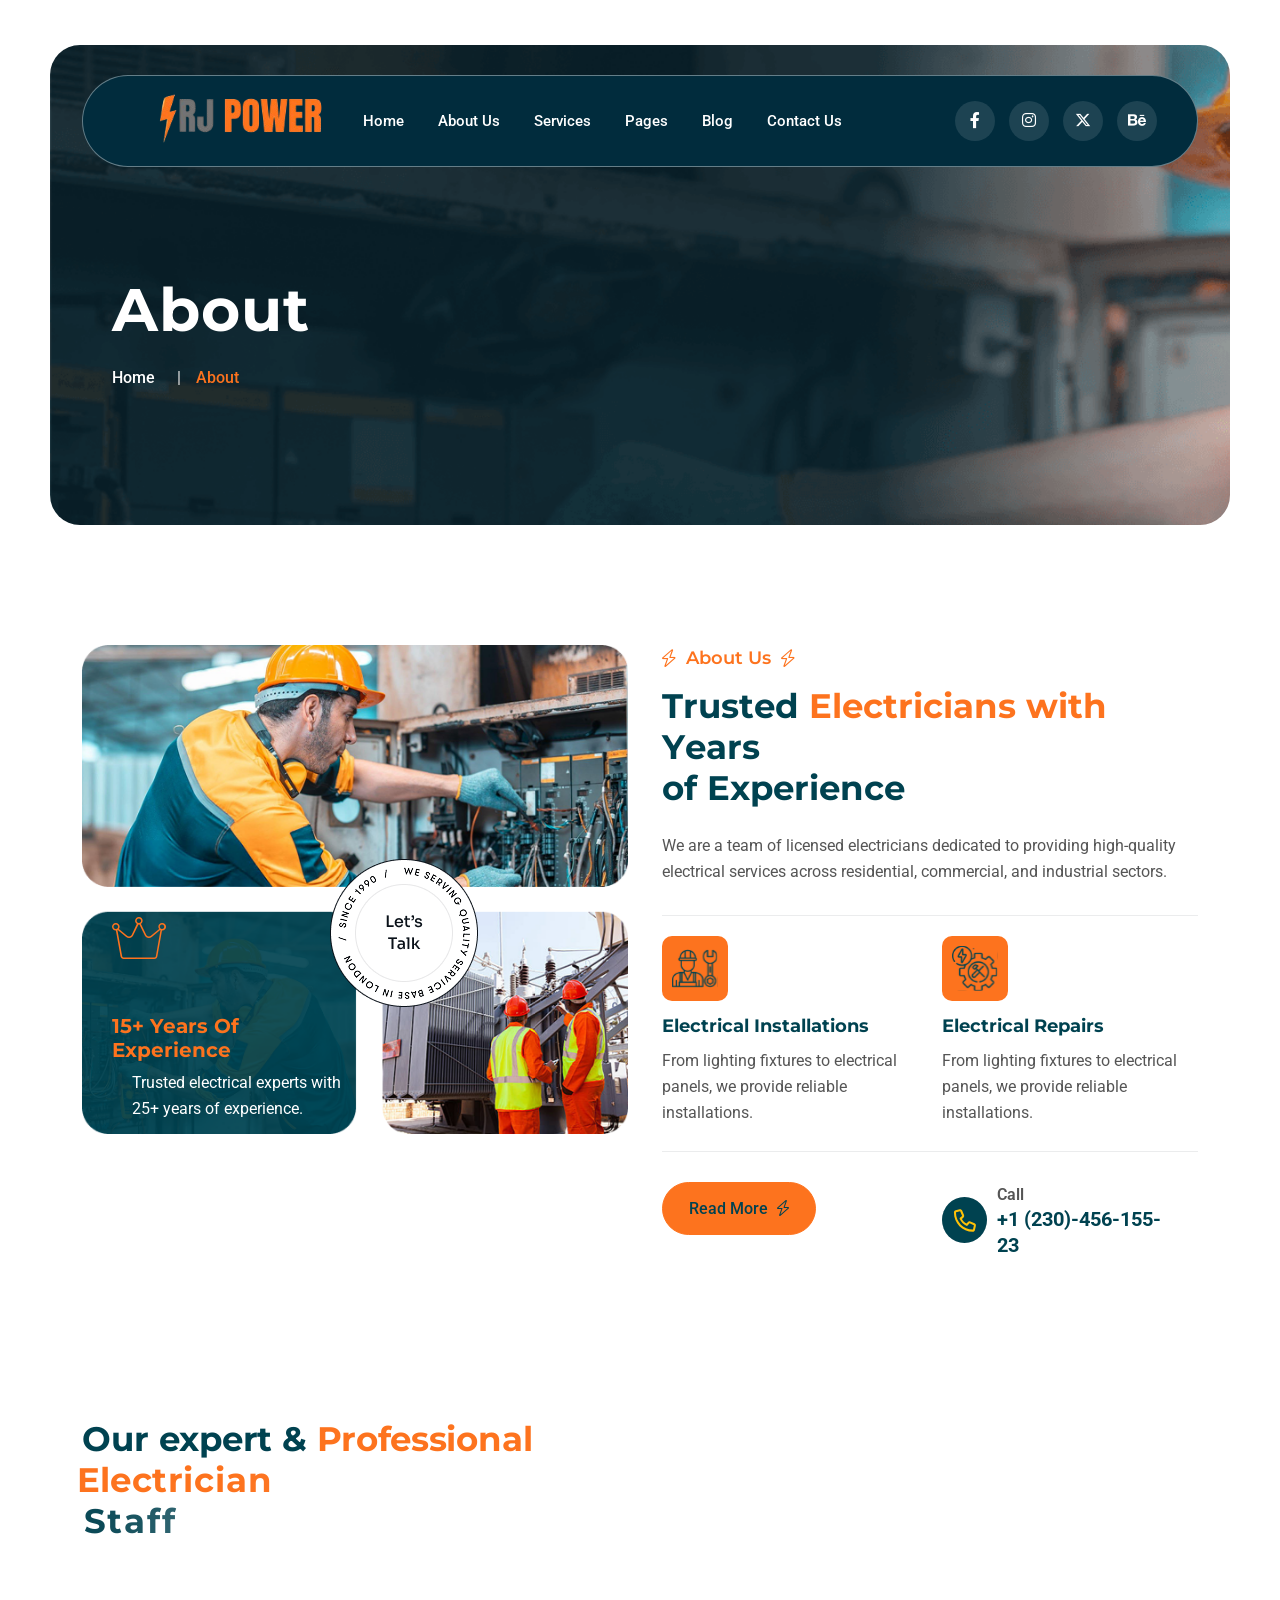
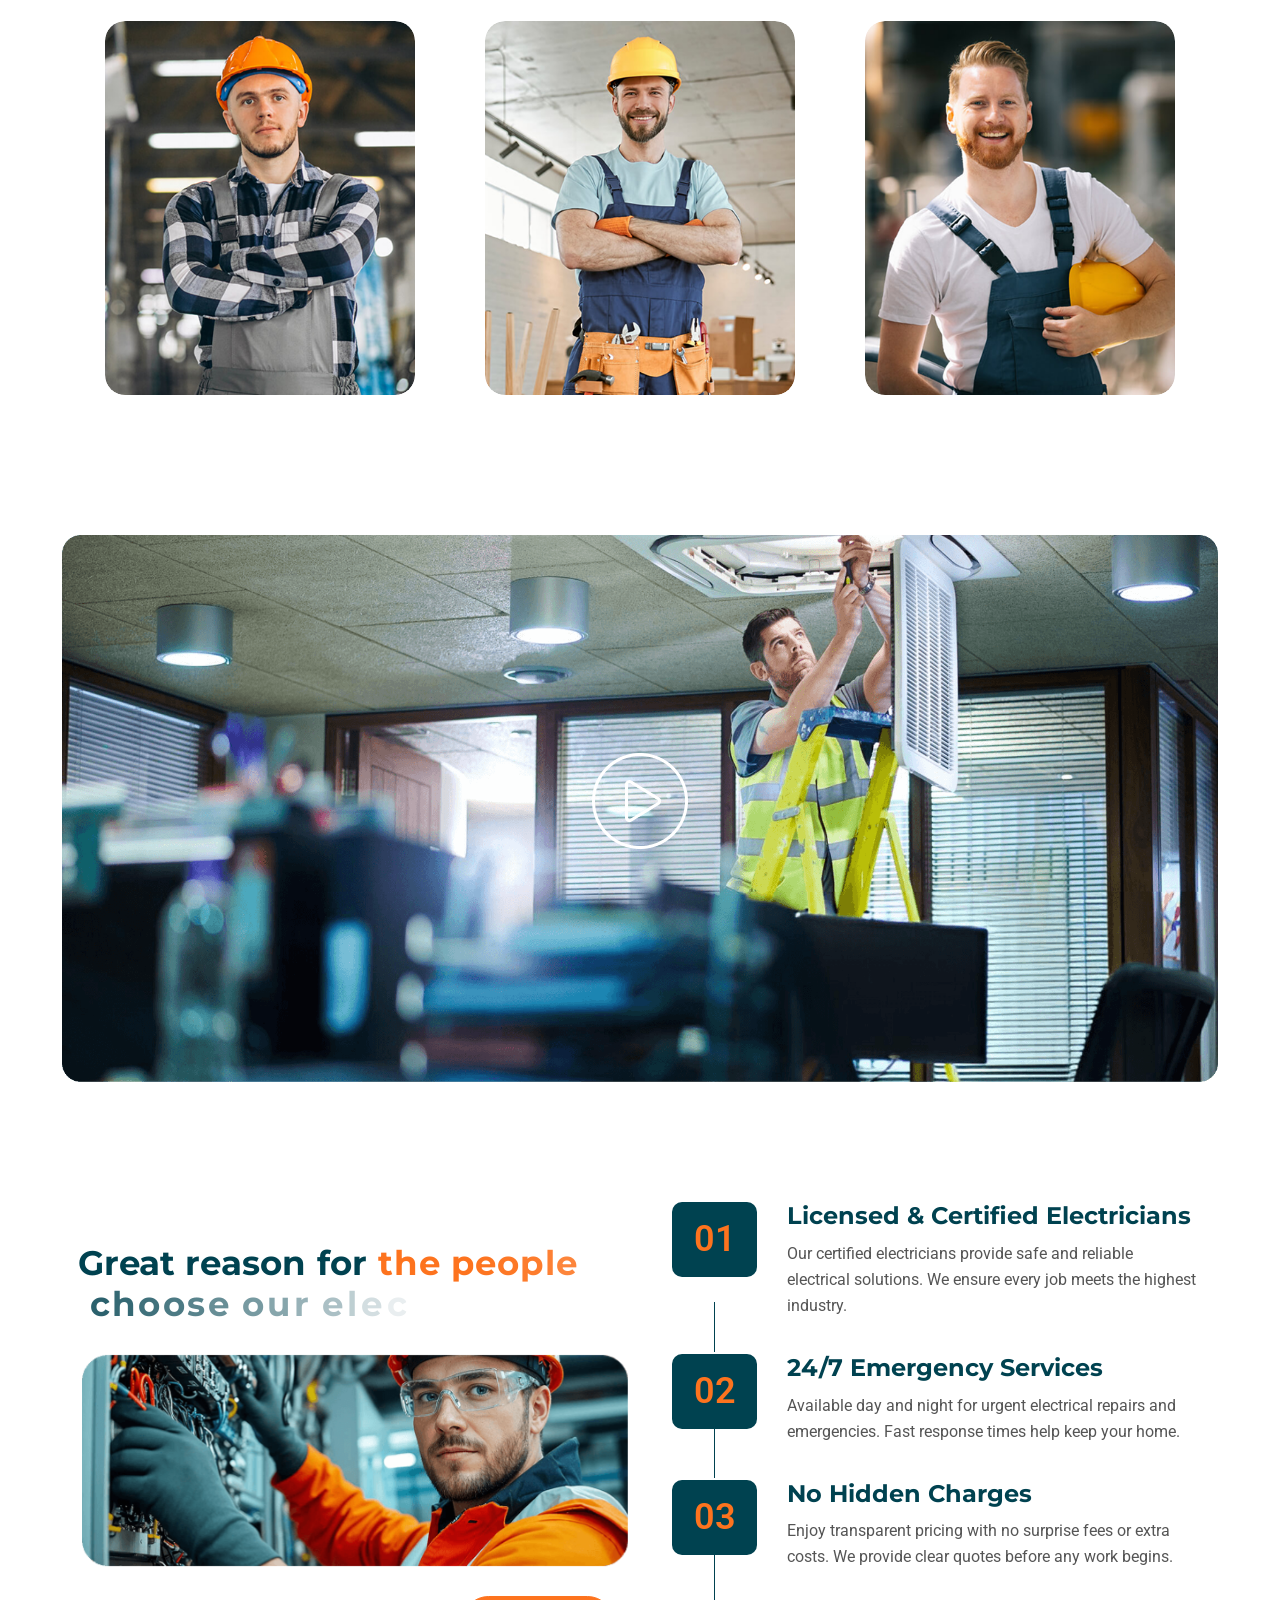
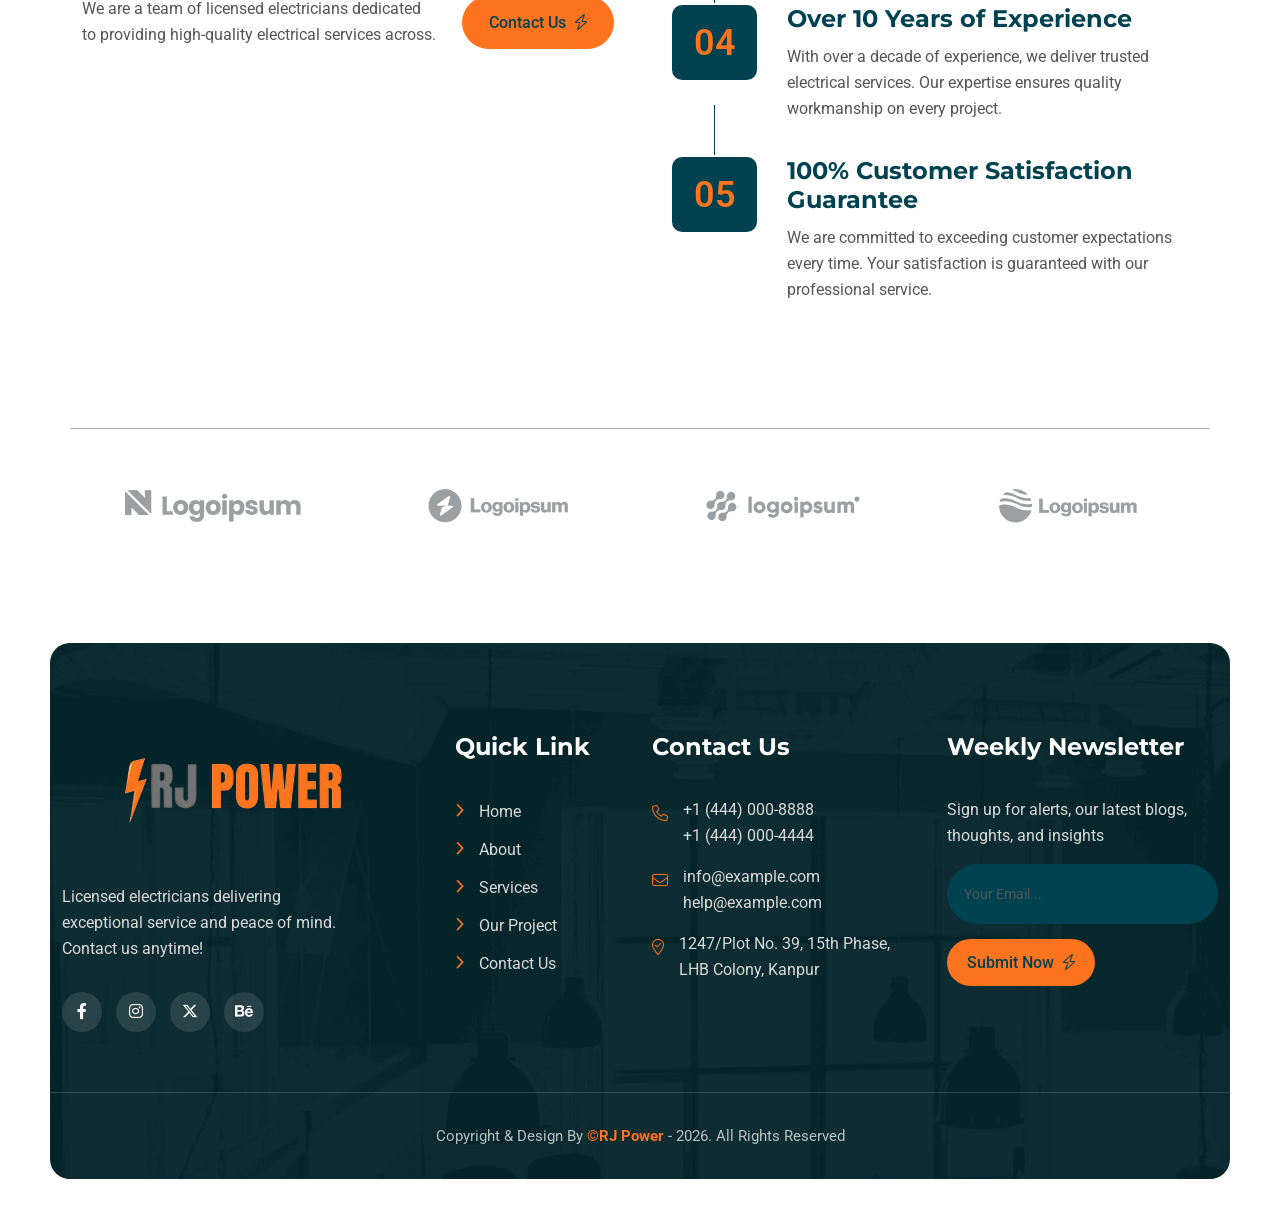
<file: about.html>
<!doctype html>
<html class="no-js" lang="zxx">


<head>
    <meta charset="utf-8">
    <meta http-equiv="x-ua-compatible" content="ie=edge">
    <title> RJ Power - Dietitian & Wellness </title>
    <meta name="description" content="">
    <meta name="viewport" content="width=device-width, initial-scale=1">
    <link rel="shortcut icon" type="image/x-icon" href="img/favicon.png">
    <!-- Place favicon.ico in the root directory -->

    <!-- CSS here -->
    <link rel="stylesheet" href="css/bootstrap.min.css">
    <link rel="stylesheet" href="css/animate.min.css">
    <link rel="stylesheet" href="css/magnific-popup.css">
    <link rel="stylesheet" href="fontawesome/css/all.min.css">
    <link rel="stylesheet" href="fontawesome-pro/css/all.min.css">
    <link rel="stylesheet" href="css/dripicons.css">
    <link rel="stylesheet" href="css/slick.css">
    <link rel="stylesheet" href="css/meanmenu.css">
    <link rel="stylesheet" href="css/default.css">
    <link rel="stylesheet" href="css/style.css">
    <link rel="stylesheet" href="css/swiper.min.css">
    <link rel="stylesheet" href="css/responsive.css">
</head>

<body>
    
    <!-- header -->
    <header class="header-area header-two">
        <div id="header-sticky3" class="menu-area">
            <div class="container-fluid pl-50 pr-50">

                <div class="container">
                    <div class="second-menu">
                        <div class="row align-items-center">
                            <div class="col-xl-3 col-lg-2 col-md-5">
                                <div class="logo">
                                    <a href="index.html"><img src="img/logo/logo.png" alt="logo"></a>
                                </div>
                            </div>
                            <div class="col-xl-6 col-lg-10">

                                <div class="main-menu text-center">
                                    <nav id="mobile-menu">
                                        <ul>
                                            <li class="has-sub">
                                                <a href="index.html">Home</a>
                                                <ul>
                                                    <li><a href="index.html">Home Page Main</a></li>
                                                    <li><a href="index-2.html">Home Hero Slider</a></li>

                                                </ul>
                                            </li>
                                            <li><a href="about.html">About Us</a></li>
                                            <li class="has-sub">
                                                <a href="services.html">Services</a>
                                                <ul>
                                                    <li><a href="services.html">Services</a></li>
                                                    <li><a href="single-service.html">Services Details</a></li>
                                                </ul>
                                            </li>

                                            <li class="has-sub">
                                                <a href="#">Pages</a>
                                                <ul>
                                                    <li><a href="projects.html">Gallery</a></li>
                                                    <li><a href="pricing.html">Pricing</a></li>
                                                    <li><a href="team.html">Team</a></li>
                                                    <li><a href="faq.html">Faq</a></li>
                                                </ul>
                                            </li>
                                            <li class="has-sub">
                                                <a href="#">Blog</a>
                                                <ul>
                                                    <li><a href="blog.html">Blog</a></li>
                                                    <li><a href="blog-details.html">Blog Details</a></li>
                                                </ul>
                                            </li>
                                            <li><a href="contact.html">Contact Us</a></li>
                                        </ul>
                                    </nav>
                                </div>
                            </div>
                            <div class="col-xl-3 col-lg-5 d-none d-xl-block text-right">
                                <div class="footer-social">
                                    <a href="#"><i class="fab fa-facebook-f"></i></a>
                                    <a href="#"><i class="fab fa-instagram"></i></a>
                                    <a href="#"><i class="fa-brands fa-x-twitter"></i></a>
                                    <a href="#"><i class="fab fa-behance"></i></a>
                                </div>

                            </div>

                            <div class="col-12">
                                <div class="mobile-menu"></div>
                            </div>
                        </div>
                    </div>
                </div>

            </div>
        </div>
    </header>
    <!-- header-end -->
    <!-- offcanvas-area -->
    <div class="offcanvas-menu">
        <span class="menu-close"><i class="fas fa-times"></i></span>
        <form role="search" method="get" id="searchform" class="searchform" action="#">
            <input type="text" name="s" id="search" placeholder="Search" />
            <button><i class="fa fa-search"></i></button>
        </form>
        <div id="cssmenu2" class="menu-one-page-menu-container">
            <ul id="menu-one-page-menu-12" class="menu">
                <li class="menu-item menu-item-type-custom menu-item-object-custom"><a href="#home"><span>+8 12 3456897</span></a></li>
                <li class="menu-item menu-item-type-custom menu-item-object-custom"><a href="#howitwork"><span>info@example.com</span></a></li>
            </ul>
        </div>
    </div>
    <div class="offcanvas-overly"></div>
    <!-- offcanvas-end -->

    <!-- main-area -->
    <main>
        <!-- breadcrumb-area -->
        <section class="pl-50 pr-50 ">
            <div class="breadcrumb-area d-flex justify-content-center align-items-center" style="background-image:url(img/bg/bdrc-bg.png)">
                <div class="container">
                    <div class="row align-items-center">
                        <div class="col-xl-12 col-lg-12">
                            <div class="breadcrumb-wrap text-center">
                                <div class="breadcrumb-title">
                                    <h2>About</h2>
                                    <div class="breadcrumb-wrap">

                                        <nav aria-label="breadcrumb">
                                            <ol class="breadcrumb">
                                                <li class="breadcrumb-item"><a href="index.html">Home</a></li>
                                                <li class="breadcrumb-item active" aria-current="page">About</li>
                                            </ol>
                                        </nav>
                                    </div>
                                </div>
                            </div>
                        </div>

                    </div>
                </div>
            </div>
        </section>
        <!-- breadcrumb-area-end -->
        <!-- about-area -->
        <section class="about-area about-p p-relative pt-120 pb-120">
            <div class="animations-02"><img src="img/bg/an-img-01.png" alt="contact-bg-an-01"></div>
            <div class="container">
                <div class="row">
                    <div class="col-xl-6 col-md-12 col-sm-12">
                        <div class="s-about-img p-relative  wow fadeInLeft animated" data-animation="fadeInLeft" data-delay=".4s">
                            <div class="ani-1 img-custom-anim-left wow fadeInLeft" data-delay=".2s">
                                <div class="icon">
                                    <i class="fa-thin fa-crown"></i>
                                </div>
                                <h3>15+ Years Of Experience</h3>
                                <p>Trusted electrical experts with 25+ years of experience.</p>
                            </div>
                            <div class="badge"><img src="img/features/badge.png" alt="icon01"></div>
                            <div class="img-custom-anim-left wow fadeInLeft" data-delay=".1s">
                                <img src="img/features/about_img_01.png" alt="img">
                            </div>
                        </div>
                    </div>
                    <div class="col-xl-6 col-md-12 col-sm-12">
                        <div class="about-content pl-10 s-about-content wow fadeInLeft animated" data-delay=".4s">
                            <div class="section-title">
                                <div class="sub-title">
                                    <i class="fa-light fa-bolt"></i> About Us <i class="fa-light fa-bolt"></i>
                                </div>
                                <h2 class="text-anime-style-3">
                                    Trusted <span>Electricians</span> <span>with</span> Years of Experience
                                </h2>

                            </div>
                            <p>We are a team of licensed electricians dedicated to providing high-quality electrical services across residential, commercial, and industrial sectors.</p>
                            <div class="about-count">
                                <div class="row">
                                    <div class="col-lg-6">
                                        <div class="about-outer">
                                            <div class="icon">
                                                <img src="img/features/ab-icon-01.svg" alt="icon">
                                            </div>
                                            <div class="text">
                                                <h3>Electrical Installations</h3>
                                                <p>From lighting fixtures to electrical panels, we provide reliable installations.</p>
                                            </div>
                                        </div>
                                    </div>
                                    <div class="col-lg-6">
                                        <div class="about-outer">
                                            <div class="icon">
                                                <img src="img/features/ab-icon-02.svg" alt="icon">
                                            </div>
                                            <div class="text">
                                                <h3>Electrical Repairs</h3>
                                                <p>From lighting fixtures to electrical panels, we provide reliable installations.</p>
                                            </div>
                                        </div>
                                    </div>
                                </div>
                            </div>

                            <div class="mt-30">
                                <div class="row">
                                    <div class="col-lg-6">
                                        <a href="about.html" class="btn ss-btn smoth-scroll mr-15">Read More <i class="fa-light fa-bolt"></i></a>
                                    </div>
                                    <div class="col-lg-6">
                                        <div class="h-phone">
                                            <div class="icon"><img src="img/features/about-hicon.svg" alt="logo"></div>
                                            <div class="text">
                                                Call
                                                <span>+1 (230)-456-155-23</span>
                                            </div>

                                        </div>
                                    </div>
                                </div>
                            </div>
                        </div>
                    </div>


                </div>
            </div>
        </section>
        <!-- about-area-end -->
        <!-- team-area -->
        <section class="team-area fix p-relative pb-90">
            <div class="container">
                <div class="row mb-35">
                    <div class="col-lg-7 col-md-12">
                        <div class="section-title wow fadeInDown animated" data-animation="fadeInDown" data-delay=".4s">
                            <div class="sub-title"> <i class="fa-light fa-bolt"></i> our Team <i class="fa-light fa-bolt"></i></div>
                            <h2 class="text-anime-style-3">Our expert & <span>Professional</span> <span>Electrician</span> Staff
                            </h2>
                        </div>

                    </div>
                </div>
                <div class="row team-active">
                    <div class="col-xl-4 col-lg-4 col-md-6">
                        <div class="single-team mb-30 img-custom-anim-left wow fadeInLeft" data-delay=".1s">
                            <div class="team-thumb">
                                <div class="brd">
                                    <img src="img/team/team-img1.png" alt="img">

                                </div>
                                <div class="team-info">
                                    <div class="team-social">
                                        <ul>

                                            <li><a href="#"><i class="fa-brands fa-pinterest-p"></i></a></li>
                                            <li><a href="#"><i class="fab fa-instagram"></i></a></li>
                                            <li> <a href="#"><i class="fa-brands fa-x-twitter"></i></a></li>
                                            <li><a href="#"><i class="fab fa-facebook-f"></i></a></li>
                                        </ul>
                                    </div>
                                    <p>Cargo Handler</p>
                                    <strong><a href="team-single.html">Félix Thomas</a></strong>
                                </div>
                            </div>
                        </div>
                    </div>
                    <div class="col-xl-4 col-lg-4 col-md-6">
                        <div class="single-team mb-30 img-custom-anim-left wow fadeInLeft" data-delay=".1s">
                            <div class="team-thumb">
                                <div class="brd">
                                    <img src="img/team/team-img2.png" alt="img">
                                </div>
                                <div class="team-info">
                                    <div class="team-social">
                                        <ul>

                                            <li><a href="#"><i class="fa-brands fa-pinterest-p"></i></a></li>
                                            <li><a href="#"><i class="fab fa-instagram"></i></a></li>
                                            <li> <a href="#"><i class="fa-brands fa-x-twitter"></i></a></li>
                                            <li><a href="#"><i class="fab fa-facebook-f"></i></a></li>
                                        </ul>
                                    </div>
                                    <p>Route Planner</p>
                                    <strong><a href="team-single.html">Matthew Sparks</a></strong>
                                </div>
                            </div>
                        </div>
                    </div>
                    <div class="col-xl-4 col-lg-4 col-md-6">
                        <div class="single-team mb-30 img-custom-anim-left wow fadeInLeft" data-delay=".1s">
                            <div class="team-thumb">
                                <div class="brd">
                                    <img src="img/team/team-img3.png" alt="img">
                                </div>
                                <div class="team-info">
                                    <div class="team-social">
                                        <ul>

                                            <li><a href="#"><i class="fa-brands fa-pinterest-p"></i></a></li>
                                            <li><a href="#"><i class="fab fa-instagram"></i></a></li>
                                            <li> <a href="#"><i class="fa-brands fa-x-twitter"></i></a></li>
                                            <li><a href="#"><i class="fab fa-facebook-f"></i></a></li>
                                        </ul>
                                    </div>
                                    <p>Dispatcher</p>
                                    <strong><a href="team-single.html">Phillip Hancock</a></strong>
                                </div>
                            </div>
                        </div>
                    </div>
                    <div class="col-xl-4 col-lg-4 col-md-6">
                        <div class="single-team mb-30 img-custom-anim-left wow fadeInLeft" data-delay=".1s">
                            <div class="team-thumb">
                                <div class="brd">
                                    <img src="img/team/team-img4.png" alt="img">

                                </div>
                                <div class="team-info">
                                    <div class="team-social">
                                        <ul>

                                            <li><a href="#"><i class="fa-brands fa-pinterest-p"></i></a></li>
                                            <li><a href="#"><i class="fab fa-instagram"></i></a></li>
                                            <li> <a href="#"><i class="fa-brands fa-x-twitter"></i></a></li>
                                            <li><a href="#"><i class="fab fa-facebook-f"></i></a></li>
                                        </ul>
                                    </div>
                                    <p>founder</p>
                                    <strong><a href="team-single.html">Victoria L. Davis</a></strong>
                                </div>
                            </div>
                        </div>
                    </div>
                    <div class="col-xl-4 col-lg-4 col-md-6">
                        <div class="single-team mb-30 img-custom-anim-left wow fadeInLeft" data-delay=".1s">
                            <div class="team-thumb">
                                <div class="brd">
                                    <img src="img/team/team-img5.png" alt="img">
                                </div>
                                <div class="team-info">
                                    <div class="team-social">
                                        <ul>

                                            <li><a href="#"><i class="fa-brands fa-pinterest-p"></i></a></li>
                                            <li><a href="#"><i class="fab fa-instagram"></i></a></li>
                                            <li> <a href="#"><i class="fa-brands fa-x-twitter"></i></a></li>
                                            <li><a href="#"><i class="fab fa-facebook-f"></i></a></li>
                                        </ul>
                                    </div>
                                    <p>Fleet Supervisor</p>
                                    <strong><a href="team-single.html">Stephen Welch</a></strong>
                                </div>
                            </div>
                        </div>
                    </div>
                    <div class="col-xl-4 col-lg-4 col-md-6">
                        <div class="single-team mb-30 img-custom-anim-left wow fadeInLeft" data-delay=".1s">
                            <div class="team-thumb">
                                <div class="brd">
                                    <img src="img/team/team-img6.png" alt="img">
                                </div>
                                <div class="team-info">
                                    <div class="team-social">
                                        <ul>

                                            <li><a href="#"><i class="fa-brands fa-pinterest-p"></i></a></li>
                                            <li><a href="#"><i class="fab fa-instagram"></i></a></li>
                                            <li> <a href="#"><i class="fa-brands fa-x-twitter"></i></a></li>
                                            <li><a href="#"><i class="fab fa-facebook-f"></i></a></li>
                                        </ul>
                                    </div>
                                    <p>Route Planner</p>
                                    <strong><a href="team-single.html">Nina West</a></strong>
                                </div>
                            </div>
                        </div>
                    </div>

                </div>
            </div>
        </section>
        <!-- team-area-end -->
        <!-- video-area -->
        <section id="video" class="video-area p-relative wow fadeInDown animated" data-delay=".4s">
            <div class="container-box">
                <div class="container-fluid">
                    <div class="row">
                        <div class="col-12">
                            <div class="video-img">
                                <img src="img/bg/vedio-img.png" alt="circle_right">
                                <div class="s-video-wrap">
                                    <div class="s-video-content">
                                        <a href="https://www.youtube.com/watch?v=gyGsPlt06bo" class="popup-video"><img src="img/bg/play-button.png" alt="circle_right"></a>
                                    </div>
                                </div>
                            </div>
                        </div>
                    </div>
                </div>
            </div>
        </section>
        <!-- video-area-end -->
        <!-- why-hoose-us-area -->
        <section class="pt-120 pb-90 p-relative">
            <div class="container">
                <div class="row">
                    <div class="col-lg-6">
                        <div class="section-title mb-30 wow fadeInDown animated" data-delay=".4s">
                            <div class="sub-title">
                                <i class="fa-light fa-bolt"></i> Why Choses Our Electricity <i class="fa-light fa-bolt"></i>
                            </div>
                            <h2 class="text-anime-style-3">
                                Great reason for <span>the</span> <span>people</span> choose our electricity
                            </h2>
                        </div>
                        <div class="why-choose-text">
                            <div class="img-custom-anim-left wow fadeInLeft img mb-30">
                                <img src="img/bg/why_choose_img.png" alt="an-img-01">
                            </div>
                            <div class="row">
                                <div class="col-lg-8">
                                    <p>We are a team of licensed electricians dedicated to providing high-quality electrical services across.</p>
                                </div>
                                <div class="col-lg-4"> <a href="contact.html" class="btn">Contact Us <i class="fa-light fa-bolt"></i></a></div>
                            </div>
                        </div>
                    </div>
                    <div class="col-lg-6">
                        <div class="row timeline">
                            <div class="col-lg-12 col-md-12">
                                <div class="services-02-item mb-20 wow fadeInDown animated" data-delay=".4s">
                                    <div class="services-02-thumb">
                                        <span>01</span>
                                    </div>
                                    <div class="services-02-content">
                                        <h3>Licensed & Certified Electricians</h3>
                                        <p>Our certified electricians provide safe and reliable electrical solutions. We ensure every job meets the highest industry.</p>
                                    </div>
                                </div>
                            </div>
                            <div class="col-lg-12 col-md-12">
                                <div class="services-02-item mb-20 wow fadeInDown animated" data-delay=".4s">
                                    <div class="services-02-thumb">
                                        <span>02</span>
                                    </div>
                                    <div class="services-02-content">
                                        <h3>24/7 Emergency Services</h3>
                                        <p>Available day and night for urgent electrical repairs and emergencies. Fast response times help keep your home.</p>
                                    </div>
                                </div>
                            </div>
                            <div class="col-lg-12 col-md-12">
                                <div class="services-02-item mb-20  wow fadeInDown animated" data-delay=".4s">
                                    <div class="services-02-thumb">
                                        <span>03</span>
                                    </div>
                                    <div class="services-02-content">
                                        <h3>No Hidden Charges</h3>
                                        <p>Enjoy transparent pricing with no surprise fees or extra costs. We provide clear quotes before any work begins.</p>
                                    </div>
                                </div>
                            </div>
                            <div class="col-lg-12 col-md-12">
                                <div class="services-02-item mb-20  wow fadeInDown animated" data-delay=".4s">
                                    <div class="services-02-thumb">
                                        <span>04</span>
                                    </div>
                                    <div class="services-02-content">
                                        <h3>Over 10 Years of Experience</h3>
                                        <p>With over a decade of experience, we deliver trusted electrical services. Our expertise ensures quality workmanship on every project.</p>
                                    </div>
                                </div>
                            </div>
                            <div class="col-lg-12 col-md-12">
                                <div class="services-02-item mb-20 wow fadeInDown animated" data-delay=".4s">
                                    <div class="services-02-thumb">
                                        <span>05</span>
                                    </div>
                                    <div class="services-02-content">
                                        <h3>100% Customer Satisfaction Guarantee</h3>
                                        <p>We are committed to exceeding customer expectations every time. Your satisfaction is guaranteed with our professional service.</p>
                                    </div>
                                </div>
                            </div>
                        </div>
                    </div>

                </div>
            </div>
        </section>
        <!-- why-hoose-us-area-end -->
        <!-- brand-area -->
        <section class="brand-area p-relative fix">
            <div class="container pt-60 pb-120" style="border-top:1px solid #0000004d;">
                <div class="row brand-active">
                    <div class="col-xl-2">
                        <div class="single-brand img-custom-anim-left wow fadeInLeft" data-delay=".1s">
                            <img src="img/brand/client-01.png" alt="img">
                        </div>
                    </div>
                    <div class="col-xl-2">
                        <div class="single-brand img-custom-anim-left wow fadeInLeft" data-delay=".1s">
                            <img src="img/brand/client-02.png" alt="img">
                        </div>
                    </div>
                    <div class="col-xl-2">
                        <div class="single-brand img-custom-anim-left wow fadeInLeft" data-delay=".1s">
                            <img src="img/brand/client-03.png" alt="img">
                        </div>
                    </div>
                    <div class="col-xl-2">
                        <div class="single-brand img-custom-anim-left wow fadeInLeft" data-delay=".1s">
                            <img src="img/brand/client-04.png" alt="img">
                        </div>
                    </div>
                    <div class="col-xl-2">
                        <div class="single-brand img-custom-anim-left wow fadeInLeft" data-delay=".1s">
                            <img src="img/brand/client-05.png" alt="img">
                        </div>
                    </div>
                    <div class="col-xl-2">
                        <div class="single-brand img-custom-anim-left wow fadeInLeft" data-delay=".1s">
                            <img src="img/brand/client-03.png" alt="img">
                        </div>
                    </div>
                </div>
            </div>

        </section>
        <!-- brand-area-end -->

    </main>
    <!-- main-area-end -->
    <!-- footer -->
    <footer class="footer-bg footer-p mb-50">
        <div class="footer-top pt-90" style="background-image: url(img/bg/footer-bg.png); background-repeat: no-repeat; background-size: cover;">
            <div class="container">
                <div class="row justify-content-between">
                    <div class="col-xl-4 col-lg-4 col-sm-6">
                        <div class="footer-widget mb-30">
                            <div class="f-widget-title mb-30">
                                <img src="img/logo/f_logo-power.png" alt="img">
                            </div>
                            <p class="pr-90">Licensed electricians delivering exceptional service and peace of mind. Contact us anytime!</p>
                            <div class="footer-social mt-30">
                                <a href="#"><i class="fab fa-facebook-f"></i></a>
                                <a href="#"><i class="fab fa-instagram"></i></a>
                                <a href="#"><i class="fa-brands fa-x-twitter"></i></a>
                                <a href="#"><i class="fab fa-behance"></i></a>
                            </div>
                        </div>
                    </div>
                    <div class="col-xl-2 col-lg-2 col-sm-6">
                        <div class="footer-widget mb-30">
                            <div class="f-widget-title">
                                <h2>Quick Link</h2>
                            </div>
                            <div class="footer-link">
                                <ul>
                                    <li><a href="about.html">Home</a></li>
                                    <li><a href="about.html">about</a></li>
                                    <li><a href="services.html">services</a></li>
                                    <li><a href="projects.html">Our Project</a></li>
                                    <li><a href="contact.html">Contact Us</a></li>
                                </ul>
                            </div>
                        </div>
                    </div>
                    <div class="col-xl-3 col-lg-3 col-sm-6">
                        <div class="footer-widget mb-30">
                            <div class="f-widget-title">
                                <h2>Contact Us</h2>
                            </div>
                            <div class="f-contact">
                                <ul>
                                    <li>
                                        <i class="icon fal fa-phone"></i>
                                        <span><a href="tel:+14440008888">+1 (444) 000-8888</a><br><a href="tel:+14440004444">+1 (444) 000-4444</a></span>
                                    </li>
                                    <li><i class="icon fal fa-envelope"></i>
                                        <span>
                                            <a href="mailto:info@example.com">info@example.com</a>
                                            <br>
                                            <a href="mailto:help@example.com">help@example.com</a>
                                        </span>
                                    </li>
                                    <li>
                                        <i class="icon fal fa-map-marker-check"></i>
                                        <span>1247/Plot No. 39, 15th Phase,<br> LHB Colony, Kanpur</span>
                                    </li>
                                </ul>
                            </div>
                        </div>
                    </div>
                    <div class="col-xl-3 col-lg-3 col-sm-6">
                        <div class="footer-widget mb-30">
                            <div class="f-widget-title">
                                <h2>Weekly Newsletter</h2>
                            </div>
                            <div class="footer-link">
                                <p>Sign up for alerts, our latest blogs, thoughts, and insights</p>
                                <div class="subricbe p-relative" data-animation="fadeInDown" data-delay=".4s">
                                    <form action="https://tarbiyahschool.co.in/powerhaus/news-mail.php" method="post" class="contact-form ">
                                        <input type="text" id="email2" name="email2" class="header-input" placeholder="Your Email..." required="">
                                        <button class="btn header-btn"> Submit Now <i class="fa-light fa-bolt"></i> </button>
                                    </form>
                                </div>
                            </div>

                        </div>
                    </div>
                </div>
            </div>
            <div class="copyright-wrap">
                <div class="container">
                    <div class="row align-items-center text-center">
                        <div class="col-lg-12 col-md-12">
                            Copyright &amp; Design By <a href="#">©RJ Power</a> - 2026. All Rights Reserved
                        </div>
                    </div>
                </div>
            </div>
        </div>
    </footer>
    <!-- footer-end -->
    <!-- JS here -->
    <script src="js/vendor/modernizr-3.5.0.min.js"></script>
    <script src="js/vendor/jquery-3.6.0.min.js"></script>
    <script src="js/popper.min.js"></script>
    <script src="js/bootstrap.min.js"></script>
    <script src="js/slick.min.js"></script>
    <script src="js/wow.min.js"></script>
    <script src="js/js_isotope.pkgd.min.js"></script>
    <script src="js/imagesloaded.min.js"></script>
    <script src="js/parallax.min.js"></script>
    <script src="js/jquery.waypoints.min.js"></script>
    <script src="js/jquery.counterup.min.js"></script>
    <script src="js/jquery.scrollUp.min.js"></script>
    <script src="js/swiper.min.js"></script>
    <script src="js/jquery.meanmenu.min.js"></script>
    <script src="js/jquery.magnific-popup.min.js"></script>
    <!--gsap js file -->
    <script src="js/gsap.min.js"></script>
    <!-- Text Effect js file -->
    <script src="js/SplitText.js"></script>
    <script src="js/ScrollTrigger.min.js"></script>
    <script src="js/main.js"></script>
</body>


</html>
</file>
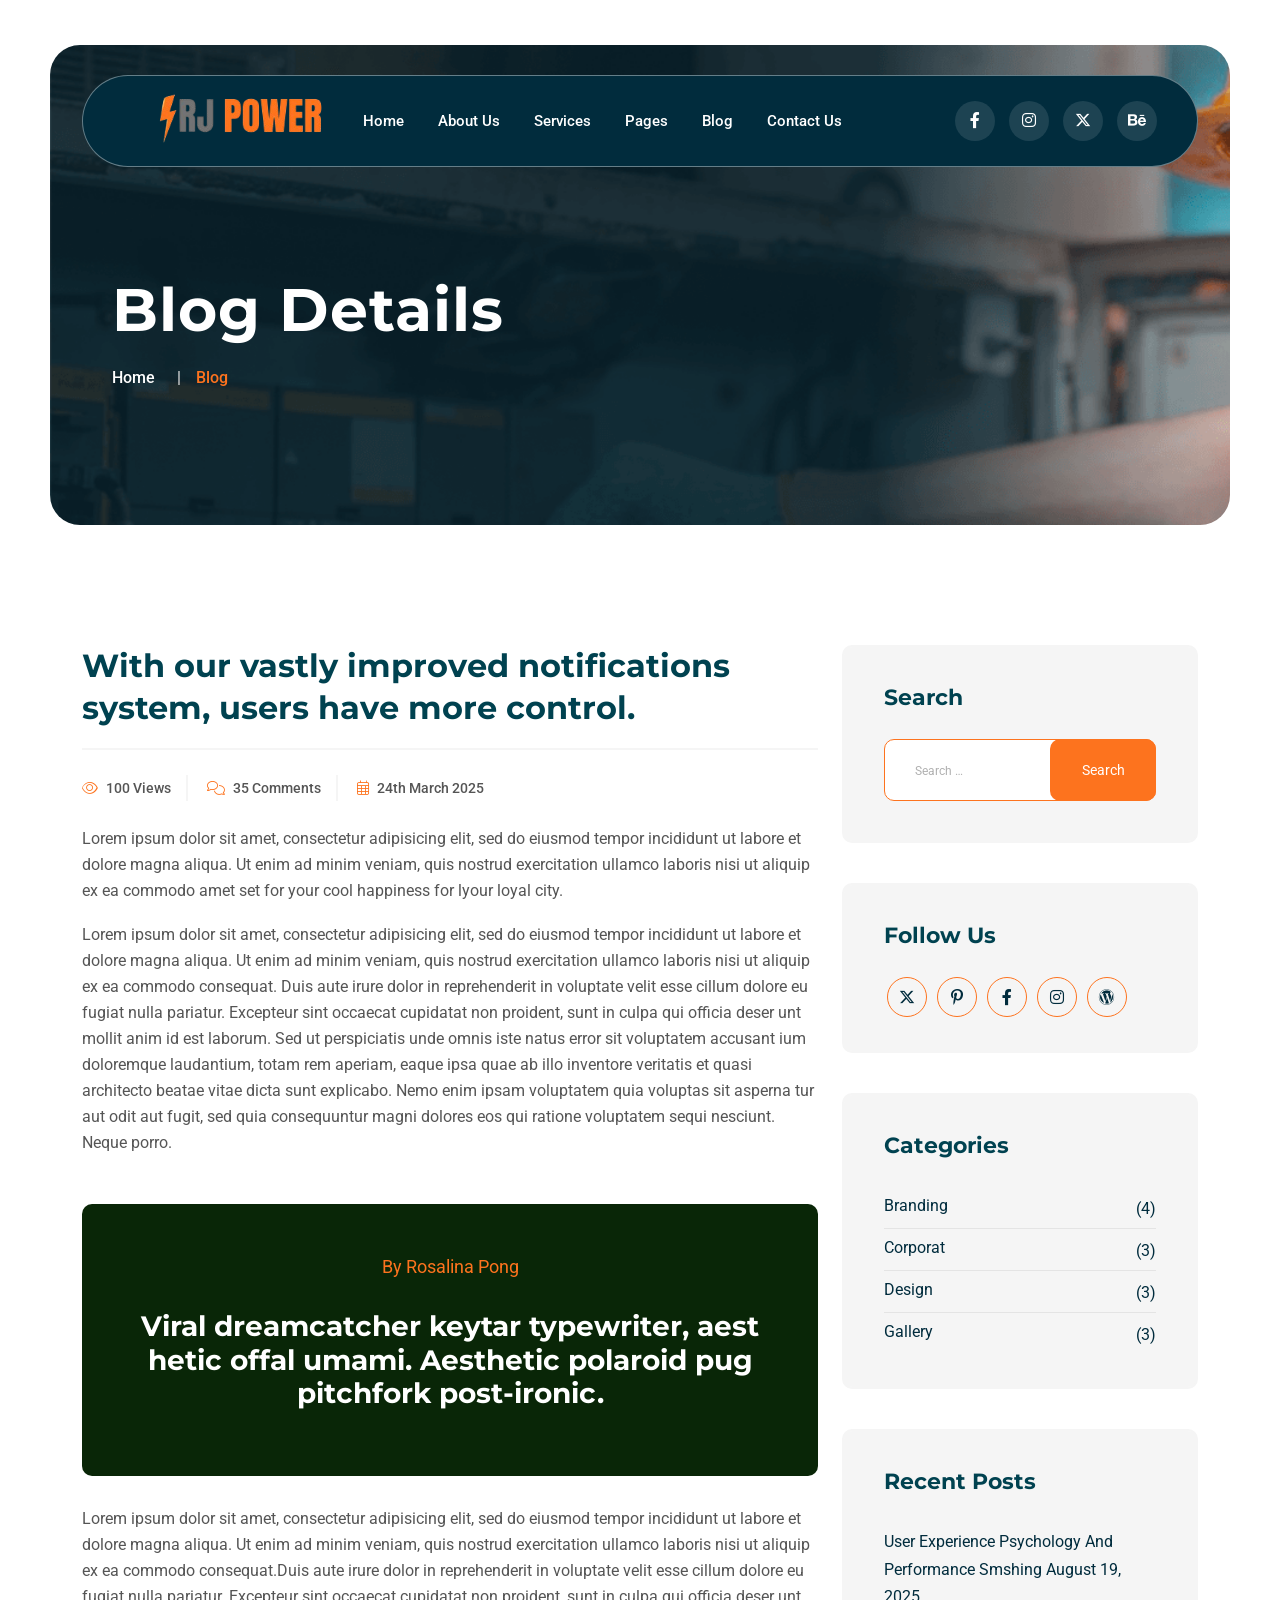
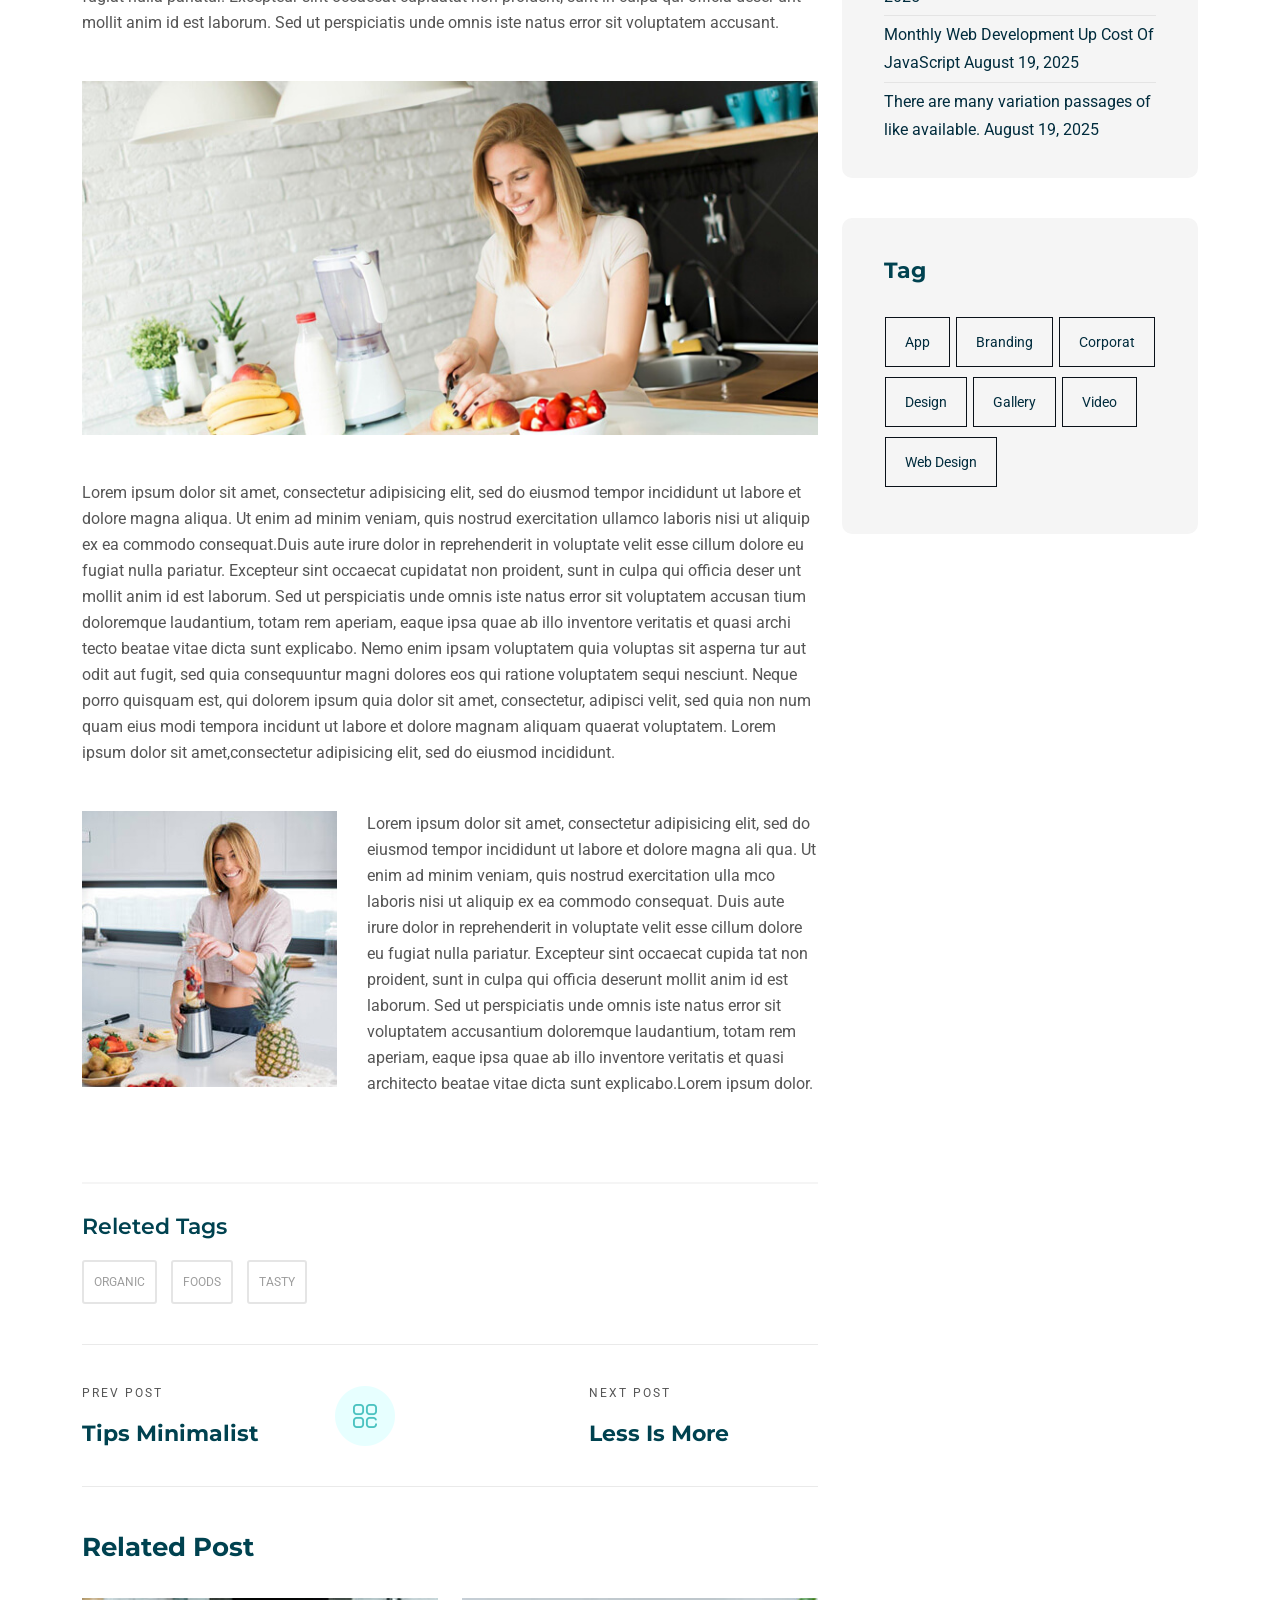
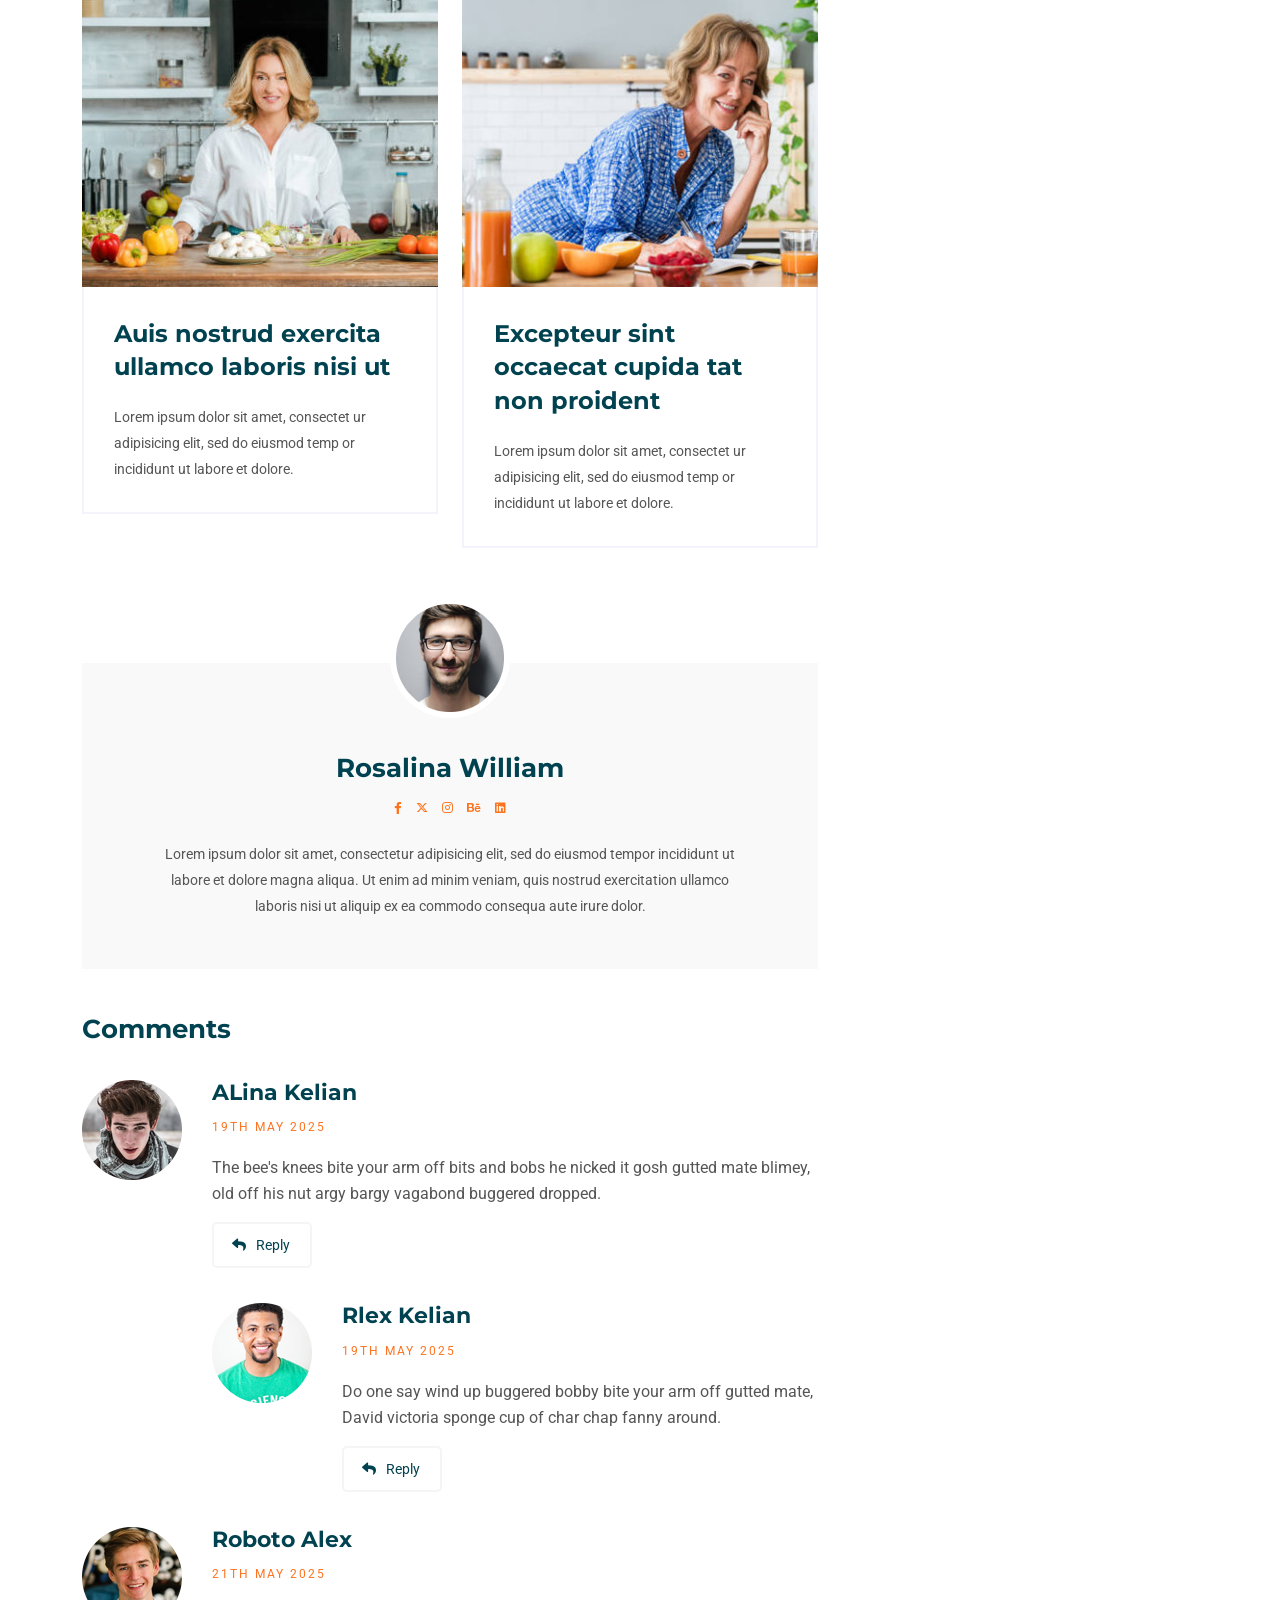
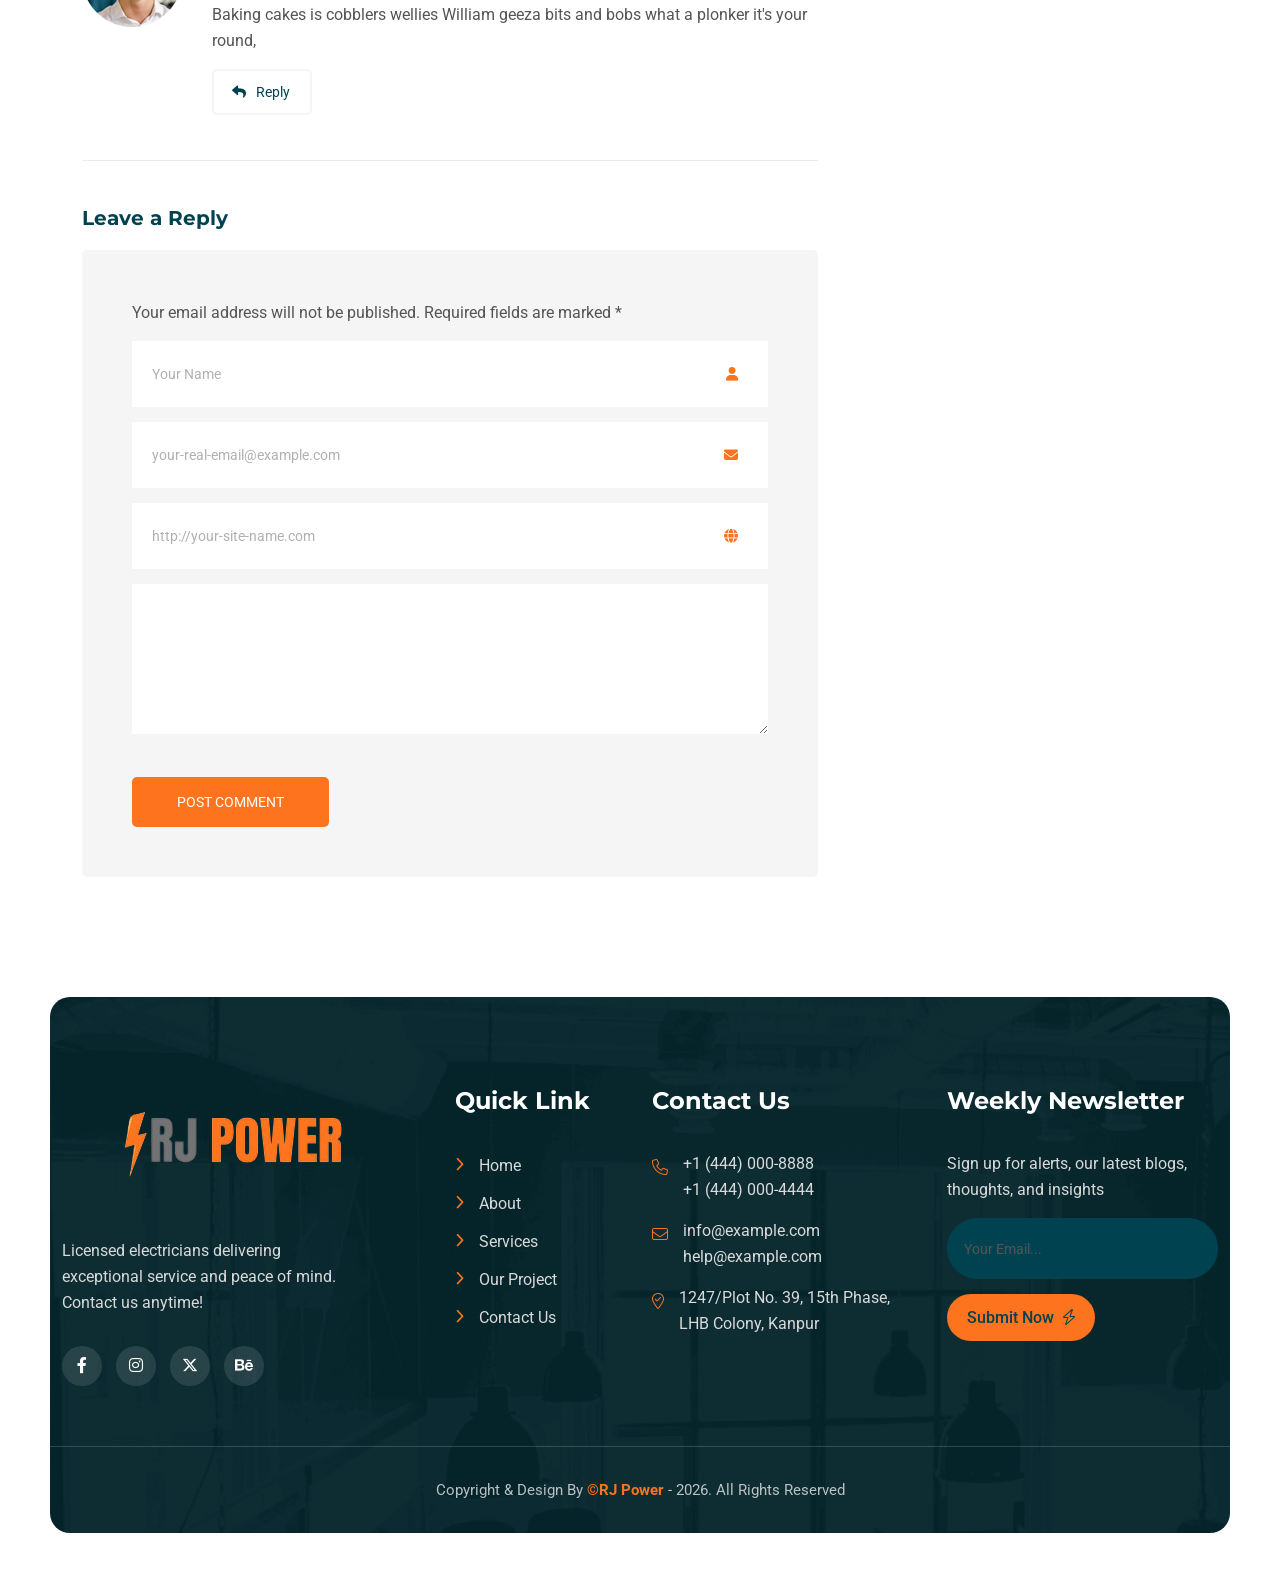
<file: blog-details.html>
<!doctype html>
<html class="no-js" lang="zxx">


<head>
    <meta charset="utf-8">
    <meta http-equiv="x-ua-compatible" content="ie=edge">
    <title>RJ Power - Dietitian & Wellness </title>
    <meta name="description" content="">
    <meta name="viewport" content="width=device-width, initial-scale=1">
    <link rel="shortcut icon" type="image/x-icon" href="img/favicon.png">
    <!-- Place favicon.ico in the root directory -->

    <!-- CSS here -->
    <link rel="stylesheet" href="css/bootstrap.min.css">
    <link rel="stylesheet" href="css/animate.min.css">
    <link rel="stylesheet" href="css/magnific-popup.css">
    <link rel="stylesheet" href="fontawesome/css/all.min.css">
    <link rel="stylesheet" href="fontawesome-pro/css/all.min.css">
    <link rel="stylesheet" href="css/dripicons.css">
    <link rel="stylesheet" href="css/slick.css">
    <link rel="stylesheet" href="css/meanmenu.css">
    <link rel="stylesheet" href="css/default.css">
    <link rel="stylesheet" href="css/style.css">
    <link rel="stylesheet" href="css/swiper.min.css">
    <link rel="stylesheet" href="css/responsive.css">
</head>

<body>
    <!--  Preloader  -->
    <div id="preloader" class="loader-wrapper">
        <div id="loading" class="loader"> </div>
    </div>
    <!--  Preloader end  -->
    <!-- header -->
    <header class="header-area header-two">
        <div id="header-sticky3" class="menu-area">
            <div class="container-fluid pl-50 pr-50">

                <div class="container">
                    <div class="second-menu">
                        <div class="row align-items-center">
                            <div class="col-xl-3 col-lg-2 col-md-5">
                                <div class="logo">
                                    <a href="index.html"><img src="img/logo/logo.png" alt="logo"></a>
                                </div>
                            </div>
                            <div class="col-xl-6 col-lg-10">

                                <div class="main-menu text-center">
                                    <nav id="mobile-menu">
                                        <ul>
                                            <li class="has-sub">
                                                <a href="index.html">Home</a>
                                                <ul>
                                                    <li><a href="index.html">Home Page Main</a></li>
                                                    <li><a href="index-2.html">Home Hero Slider</a></li>
                                                   
                                                </ul>
                                            </li>
                                            <li><a href="about.html">About Us</a></li>
                                            <li class="has-sub">
                                                <a href="services.html">Services</a>
                                                <ul>
                                                    <li><a href="services.html">Services</a></li>
                                                    <li><a href="single-service.html">Services Details</a></li>
                                                </ul>
                                            </li>

                                            <li class="has-sub">
                                                <a href="#">Pages</a>
                                                <ul>
                                                    <li><a href="projects.html">Gallery</a></li>
                                                    <li><a href="pricing.html">Pricing</a></li>
                                                    <li><a href="team.html">Team</a></li>
                                                    <li><a href="faq.html">Faq</a></li>
                                                </ul>
                                            </li>
                                            <li class="has-sub">
                                                <a href="#">Blog</a>
                                                <ul>
                                                    <li><a href="blog.html">Blog</a></li>
                                                    <li><a href="blog-details.html">Blog Details</a></li>
                                                </ul>
                                            </li>
                                            <li><a href="contact.html">Contact Us</a></li>
                                        </ul>
                                    </nav>
                                </div>
                            </div>
                            <div class="col-xl-3 col-lg-5 d-none d-xl-block text-right">
                                <div class="footer-social">
                                    <a href="#"><i class="fab fa-facebook-f"></i></a>
                                    <a href="#"><i class="fab fa-instagram"></i></a>
                                    <a href="#"><i class="fa-brands fa-x-twitter"></i></a>
                                    <a href="#"><i class="fab fa-behance"></i></a>
                                </div>

                            </div>

                            <div class="col-12">
                                <div class="mobile-menu"></div>
                            </div>
                        </div>
                    </div>
                </div>

            </div>
        </div>
    </header>
    <!-- header-end -->
    <!-- offcanvas-area -->
    <div class="offcanvas-menu">
        <span class="menu-close"><i class="fas fa-times"></i></span>
        <form role="search" method="get" id="searchform" class="searchform" action="#">
            <input type="text" name="s" id="search" placeholder="Search" />
            <button><i class="fa fa-search"></i></button>
        </form>
        <div id="cssmenu2" class="menu-one-page-menu-container">
            <ul id="menu-one-page-menu-12" class="menu">
                <li class="menu-item menu-item-type-custom menu-item-object-custom"><a href="#home"><span>+8 12 3456897</span></a></li>
                <li class="menu-item menu-item-type-custom menu-item-object-custom"><a href="#howitwork"><span>info@example.com</span></a></li>
            </ul>
        </div>
    </div>
    <div class="offcanvas-overly"></div>
    <!-- offcanvas-end -->

    <!-- main-area -->
    <main>
        <!-- breadcrumb-area -->
        <section class="pl-50 pr-50 ">
            <div class="breadcrumb-area d-flex justify-content-center align-items-center" style="background-image:url(img/bg/bdrc-bg.png)">
                <div class="container">
                    <div class="row align-items-center">
                        <div class="col-xl-12 col-lg-12">
                            <div class="breadcrumb-wrap text-center">
                                <div class="breadcrumb-title">
                                    <h2>Blog Details</h2>
                                    <div class="breadcrumb-wrap">

                                        <nav aria-label="breadcrumb">
                                            <ol class="breadcrumb">
                                                <li class="breadcrumb-item"><a href="index.html">Home</a></li>
                                                <li class="breadcrumb-item active" aria-current="page">Blog</li>
                                            </ol>
                                        </nav>
                                    </div>
                                </div>
                            </div>
                        </div>

                    </div>
                </div>
            </div>
        </section>
        <!-- breadcrumb-area-end -->
        <!-- inner-blog -->
        <section class="inner-blog b-details-p pt-120 pb-120">
            <div class="container">
                <div class="row">
                    <div class="col-lg-8">
                        <div class="blog-details-wrap">
                            <div class="details__content pb-30">
                                <h2>With our vastly improved notifications system, users
                                    have more control.</h2>
                                <div class="meta-info">
                                    <ul>
                                        <li><i class="fal fa-eye"></i> 100 Views </li>
                                        <li><i class="fal fa-comments"></i> 35 Comments</li>
                                        <li><i class="fal fa-calendar-alt"></i> 24th March 2025</li>
                                    </ul>
                                </div>
                                <p>Lorem ipsum dolor sit amet, consectetur adipisicing elit, sed do eiusmod tempor incididunt ut labore et dolore magna aliqua. Ut enim ad minim veniam, quis nostrud exercitation ullamco laboris nisi ut aliquip ex ea commodo amet set for your cool happiness for lyour loyal city.</p>
                                <p>Lorem ipsum dolor sit amet, consectetur adipisicing elit, sed do eiusmod tempor incididunt ut labore et dolore magna aliqua. Ut enim ad minim veniam, quis nostrud exercitation ullamco laboris nisi ut aliquip ex ea commodo consequat. Duis aute irure dolor in reprehenderit in voluptate velit esse cillum dolore eu fugiat nulla pariatur. Excepteur sint occaecat cupidatat non proident, sunt in culpa qui officia deser unt mollit anim id est laborum. Sed ut perspiciatis unde omnis iste natus error sit voluptatem accusant ium doloremque laudantium, totam rem aperiam, eaque ipsa quae ab illo inventore veritatis et quasi architecto beatae vitae dicta sunt explicabo. Nemo enim ipsam voluptatem quia voluptas sit asperna tur aut odit aut fugit, sed quia consequuntur magni dolores eos qui ratione voluptatem sequi nesciunt. Neque porro.</p>
                                <blockquote>
                                    <footer>By Rosalina Pong</footer>
                                    <h3>Viral dreamcatcher keytar typewriter, aest hetic offal umami. Aesthetic polaroid pug pitchfork post-ironic.</h3>
                                </blockquote>
                                <p>Lorem ipsum dolor sit amet, consectetur adipisicing elit, sed do eiusmod tempor incididunt ut labore et dolore magna aliqua. Ut enim ad minim veniam, quis nostrud exercitation ullamco laboris nisi ut aliquip ex ea commodo consequat.Duis aute irure dolor in reprehenderit in voluptate velit esse cillum dolore eu fugiat nulla pariatur. Excepteur sint occaecat cupidatat non proident, sunt in culpa qui officia deser unt mollit anim id est laborum. Sed ut perspiciatis unde omnis iste natus error sit voluptatem accusant.</p>
                                <div class="details__content-img">
                                    <img src="img/blog/b_details01.jpg" alt="">
                                </div>
                                <p>Lorem ipsum dolor sit amet, consectetur adipisicing elit, sed do eiusmod tempor incididunt ut labore et dolore magna aliqua. Ut enim ad minim veniam, quis nostrud exercitation ullamco laboris nisi ut aliquip ex ea commodo consequat.Duis aute irure dolor in reprehenderit in voluptate velit esse cillum dolore eu fugiat nulla pariatur. Excepteur sint occaecat cupidatat non proident, sunt in culpa qui officia deser unt mollit anim id est laborum. Sed ut perspiciatis unde omnis iste natus error sit voluptatem accusan tium doloremque laudantium, totam rem aperiam, eaque ipsa quae ab illo inventore veritatis et quasi archi tecto beatae vitae dicta sunt explicabo. Nemo enim ipsam voluptatem quia voluptas sit asperna tur aut odit aut fugit, sed quia consequuntur magni dolores eos qui ratione voluptatem sequi nesciunt. Neque porro quisquam est, qui dolorem ipsum quia dolor sit amet, consectetur, adipisci velit, sed quia non num quam eius modi tempora incidunt ut labore et dolore magnam aliquam quaerat voluptatem. Lorem ipsum dolor sit amet,consectetur adipisicing elit, sed do eiusmod incididunt.</p>
                                <figure>
                                    <img src="img/blog/b_details02.jpg" alt="">
                                    <p>Lorem ipsum dolor sit amet, consectetur adipisicing elit, sed do eiusmod tempor incididunt ut labore et dolore magna ali qua. Ut enim ad minim veniam, quis nostrud exercitation ulla mco laboris nisi ut aliquip ex ea commodo consequat. Duis aute irure dolor in reprehenderit in voluptate velit esse cillum dolore eu fugiat nulla pariatur. Excepteur sint occaecat cupida tat non proident, sunt in culpa qui officia deserunt mollit anim id est laborum. Sed ut perspiciatis unde omnis iste natus error sit voluptatem accusantium doloremque laudantium, totam rem aperiam, eaque ipsa quae ab illo inventore veritatis et quasi architecto beatae vitae dicta sunt explicabo.Lorem ipsum dolor.</p>
                                </figure>
                                <div class="row">
                                    <div class="col-xl-12 col-md-12">
                                        <div class="post__tag">
                                            <h5>Releted Tags</h5>
                                            <ul>
                                                <li><a href="#">organic</a></li>
                                                <li><a href="#">Foods</a></li>
                                                <li><a href="#">tasty</a></li>
                                            </ul>
                                        </div>
                                    </div>

                                </div>
                            </div>
                            <div class="posts_navigation pt-35 pb-35">
                                <div class="row align-items-center">
                                    <div class="col-xl-4 col-md-5">
                                        <div class="prev-link">
                                            <span>Prev Post</span>
                                            <h4><a href="#">Tips Minimalist</a></h4>
                                        </div>
                                    </div>
                                    <div class="col-xl-4 col-md-2 text-left text-md-center">
                                        <a href="blog.html" class="blog-filter"><img src="img/icon/c_d01.png" alt=""></a>
                                    </div>
                                    <div class="col-xl-4 col-md-5">
                                        <div class="next-link text-left text-md-right">
                                            <span>next Post</span>
                                            <h4><a href="#">Less Is More</a></h4>
                                        </div>
                                    </div>
                                </div>
                            </div>
                            <div class="related__post mt-45 mb-85">
                                <div class="post-title">
                                    <h4>Related Post</h4>
                                </div>
                                <div class="row">
                                    <div class="col-md-6">
                                        <div class="related-post-wrap mb-30">
                                            <div class="post-thumb">
                                                <img src="img/blog/b_details03.jpg" alt="">
                                            </div>
                                            <div class="rp__content">
                                                <h3><a href="#">Auis nostrud exercita ullamco laboris nisi ut</a></h3>
                                                <p>Lorem ipsum dolor sit amet, consectet ur adipisicing elit, sed do eiusmod temp or
                                                    incididunt ut labore et dolore.</p>
                                            </div>
                                        </div>
                                    </div>
                                    <div class="col-md-6">
                                        <div class="related-post-wrap mb-30">
                                            <div class="post-thumb">
                                                <img src="img/blog/b_details04.jpg" alt="">
                                            </div>
                                            <div class="rp__content">
                                                <h3><a href="#">Excepteur sint occaecat cupida tat non proident</a></h3>
                                                <p>Lorem ipsum dolor sit amet, consectet ur adipisicing elit, sed do eiusmod temp or
                                                    incididunt ut labore et dolore.</p>
                                            </div>
                                        </div>
                                    </div>
                                </div>
                            </div>
                            <div class="avatar__wrap text-center mb-45">
                                <div class="avatar-img">
                                    <img src="img/blog/comment/avatar.png" alt="">
                                </div>
                                <div class="avatar__info">
                                    <h5>Rosalina William</h5>
                                    <div class="avatar__info-social">
                                        <a href="#"><i class="fab fa-facebook-f"></i></a>
                                        <a href="#"><i class="fa-brands fa-x-twitter"></i></a>
                                        <a href="#"><i class="fab fa-instagram"></i></a>
                                        <a href="#"><i class="fab fa-behance"></i></a>
                                        <a href="#"><i class="fab fa-linkedin"></i></a>
                                    </div>
                                </div>
                                <div class="avatar__wrap-content">
                                    <p>Lorem ipsum dolor sit amet, consectetur adipisicing elit, sed do eiusmod tempor incididunt ut labore
                                        et dolore magna aliqua. Ut enim ad minim veniam, quis nostrud exercitation ullamco laboris nisi ut
                                        aliquip ex ea commodo consequa aute irure dolor.</p>
                                </div>
                            </div>
                            <div class="comment__wrap pb-45">
                                <div class="comment__wrap-title">
                                    <h5>Comments</h5>
                                </div>
                                <div class="single__comment mb-35">
                                    <div class="comments-avatar">
                                        <img src="img/blog/comment/c_01.png" alt="">
                                    </div>
                                    <div class="comment-text">
                                        <div class="avatar-name mb-15">
                                            <h6>ALina Kelian</h6>
                                            <span>19th May 2025</span>
                                        </div>
                                        <p>The bee's knees bite your arm off bits and bobs he nicked it gosh gutted mate blimey, old off his nut argy bargy vagabond buggered dropped.</p>
                                        <a href="#" class="comment-reply mt-15"><i class="fas fa-reply"></i> Reply</a>
                                    </div>
                                </div>
                                <div class="single__comment children mb-35">
                                    <div class="comments-avatar">
                                        <img src="img/blog/comment/c_02.png" alt="">
                                    </div>
                                    <div class="comment-text">
                                        <div class="avatar-name mb-15">
                                            <h6>Rlex Kelian <i class="fas fa-bookmark"></i></h6>
                                            <span>19th May 2025</span>
                                        </div>
                                        <p>Do one say wind up buggered bobby bite your arm off gutted mate, David victoria sponge cup of char chap fanny around.</p>
                                        <a href="#" class="comment-reply mt-15"><i class="fas fa-reply"></i> Reply</a>
                                    </div>
                                </div>
                                <div class="single__comment">
                                    <div class="comments-avatar">
                                        <img src="img/blog/comment/c_03.png" alt="">
                                    </div>
                                    <div class="comment-text">
                                        <div class="avatar-name mb-15">
                                            <h6>Roboto Alex</h6>
                                            <span>21th May 2025</span>
                                        </div>
                                        <p>Baking cakes is cobblers wellies William geeza bits and bobs what a plonker it's your round,</p>
                                        <a href="#" class="comment-reply mt-15"><i class="fas fa-reply"></i> Reply</a>
                                    </div>
                                </div>
                            </div>
                            <div id="comments" class="comments-area  mt-45">
                                <div id="respond" class="comment-respond">
                                    <h3 id="reply-title" class="comment-reply-title">Leave a Reply <small><a rel="nofollow" id="cancel-comment-reply-link" href="https://tarbiyahschool.co.in/finco/?p=2112#respond" style="display:none;">Cancel reply</a></small></h3>
                                    <form action="#" method="post" id="commentform" class="comment-form" novalidate="">
                                        <p class="comment-notes"><span id="email-notes">Your email address will not be published.</span> Required fields are marked <span class="required">*</span></p>
                                        <p class="comment-field"><i class="fas fa-user"></i><input id="author" placeholder="Your Name" name="author" type="text"></p>
                                        <p class="comment-field"><i class="fas fa-envelope"></i><input id="email" placeholder="your-real-email@example.com" name="email" type="text"></p>
                                        <p class="comment-field"><i class="fas fa-globe"></i><input id="url" name="url" placeholder="http://your-site-name.com" type="text"> </p>
                                        <p class="comment-form-comment"><label for="comment">Comment</label> <textarea id="comment" name="comment" cols="45" rows="8" maxlength="65525" required="required"></textarea></p>
                                        <p class="form-submit"><input name="submit" type="submit" id="submit" class="submit" value="Post Comment"> <input type="hidden" name="comment_post_ID" value="2112" id="comment_post_ID">
                                            <input type="hidden" name="comment_parent" id="comment_parent" value="0">
                                        </p>
                                    </form>
                                </div>
                                <!-- #respond -->
                            </div>

                        </div>
                    </div>
                    <!-- #right side -->
                    <div class="col-sm-12 col-md-12 col-lg-4">
                        <aside class="sidebar-widget">
                            <section id="search-3" class="widget widget_search">
                                <h2 class="widget-title">Search</h2>
                                <form role="search" method="get" class="search-form" action="#">
                                    <label>
                                        <span class="screen-reader-text">Search for:</span>
                                        <input type="search" class="search-field" placeholder="Search &hellip;" value="" name="s" />
                                    </label>
                                    <input type="submit" class="search-submit" value="Search" />
                                </form>
                            </section>
                            <section id="custom_html-5" class="widget_text widget widget_custom_html">
                                <h2 class="widget-title">Follow Us</h2>
                                <div class="textwidget custom-html-widget">
                                    <div class="widget-social">
                                        <a href="#"><i class="fa-brands fa-x-twitter"></i></a>
                                        <a href="#"><i class="fab fa-pinterest-p"></i></a>
                                        <a href="#"><i class="fab fa-facebook-f"></i></a>
                                        <a href="#"><i class="fab fa-instagram"></i></a>
                                        <a href="#"><i class="fab fa-wordpress"></i></a>
                                    </div>
                                </div>
                            </section>
                            <section id="categories-1" class="widget widget_categories">
                                <h2 class="widget-title">Categories</h2>
                                <ul>
                                    <li class="cat-item cat-item-16"><a href="#">Branding</a> (4)</li>
                                    <li class="cat-item cat-item-23"><a href="#">Corporat</a> (3)</li>
                                    <li class="cat-item cat-item-18"><a href="#">Design</a> (3)</li>
                                    <li class="cat-item cat-item-22"><a href="#">Gallery</a> (3)</li>
                                </ul>
                            </section>
                            <section id="recent-posts-4" class="widget widget_recent_entries">
                                <h2 class="widget-title">Recent Posts</h2>
                                <ul>
                                    <li>
                                        <a href="#">User Experience Psychology And Performance Smshing</a>
                                        <span class="post-date">August 19, 2025</span>
                                    </li>
                                    <li>
                                        <a href="#">Monthly Web Development Up Cost Of JavaScript</a>
                                        <span class="post-date">August 19, 2025</span>
                                    </li>
                                    <li>
                                        <a href="#">There are many variation passages of like available.</a>
                                        <span class="post-date">August 19, 2025</span>
                                    </li>
                                </ul>
                            </section>
                            <section id="tag_cloud-1" class="widget widget_tag_cloud">
                                <h2 class="widget-title">Tag</h2>
                                <div class="tagcloud">
                                    <a href="#" class="tag-cloud-link tag-link-28 tag-link-position-1" style="font-size: 8pt;" aria-label="app (1 item)">app</a>
                                    <a href="#" class="tag-cloud-link tag-link-17 tag-link-position-2" style="font-size: 8pt;" aria-label="Branding (1 item)">Branding</a>
                                    <a href="#" class="tag-cloud-link tag-link-20 tag-link-position-3" style="font-size: 8pt;" aria-label="corporat (1 item)">corporat</a>
                                    <a href="#" class="tag-cloud-link tag-link-24 tag-link-position-4" style="font-size: 16.4pt;" aria-label="Design (2 items)">Design</a>
                                    <a href="#" class="tag-cloud-link tag-link-25 tag-link-position-5" style="font-size: 22pt;" aria-label="gallery (3 items)">gallery</a>
                                    <a href="#" class="tag-cloud-link tag-link-26 tag-link-position-6" style="font-size: 8pt;" aria-label="video (1 item)">video</a>
                                    <a href="#" class="tag-cloud-link tag-link-29 tag-link-position-7" style="font-size: 16.4pt;" aria-label="web design (2 items)">web design</a>
                                </div>
                            </section>
                        </aside>
                    </div>
                    <!-- #right side end -->
                </div>
            </div>
        </section>
        <!-- inner-blog-end -->


    </main>
    <!-- main-area-end -->
    <!-- footer -->
    <footer class="footer-bg footer-p mb-50">
        <div class="footer-top pt-90" style="background-image: url(img/bg/footer-bg.png); background-repeat: no-repeat; background-size: cover;">
            <div class="container">
                <div class="row justify-content-between">
                    <div class="col-xl-4 col-lg-4 col-sm-6">
                        <div class="footer-widget mb-30">
                            <div class="f-widget-title mb-30">
                                <img src="img/logo/f_logo-power.png" alt="img">
                            </div>
                            <p class="pr-90">Licensed electricians delivering exceptional service and peace of mind. Contact us anytime!</p>
                            <div class="footer-social mt-30">
                                <a href="#"><i class="fab fa-facebook-f"></i></a>
                                <a href="#"><i class="fab fa-instagram"></i></a>
                                <a href="#"><i class="fa-brands fa-x-twitter"></i></a>
                                <a href="#"><i class="fab fa-behance"></i></a>
                            </div>
                        </div>
                    </div>
                    <div class="col-xl-2 col-lg-2 col-sm-6">
                        <div class="footer-widget mb-30">
                            <div class="f-widget-title">
                                <h2>Quick Link</h2>
                            </div>
                            <div class="footer-link">
                                <ul>
                                    <li><a href="about.html">Home</a></li>
                                    <li><a href="about.html">about</a></li>
                                    <li><a href="services.html">services</a></li>
                                    <li><a href="projects.html">Our Project</a></li>
                                    <li><a href="contact.html">Contact Us</a></li>
                                </ul>
                            </div>
                        </div>
                    </div>
                    <div class="col-xl-3 col-lg-3 col-sm-6">
                        <div class="footer-widget mb-30">
                            <div class="f-widget-title">
                                <h2>Contact Us</h2>
                            </div>
                            <div class="f-contact">
                                <ul>
                                    <li>
                                        <i class="icon fal fa-phone"></i>
                                        <span><a href="tel:+14440008888">+1 (444) 000-8888</a><br><a href="tel:+14440004444">+1 (444) 000-4444</a></span>
                                    </li>
                                    <li><i class="icon fal fa-envelope"></i>
                                        <span>
                                            <a href="mailto:info@example.com">info@example.com</a>
                                            <br>
                                            <a href="mailto:help@example.com">help@example.com</a>
                                        </span>
                                    </li>
                                    <li>
                                        <i class="icon fal fa-map-marker-check"></i>
                                        <span>1247/Plot No. 39, 15th Phase,<br> LHB Colony, Kanpur</span>
                                    </li>
                                </ul>
                            </div>
                        </div>
                    </div>
                    <div class="col-xl-3 col-lg-3 col-sm-6">
                        <div class="footer-widget mb-30">
                            <div class="f-widget-title">
                                <h2>Weekly Newsletter</h2>
                            </div>
                            <div class="footer-link">
                                <p>Sign up for alerts, our latest blogs, thoughts, and insights</p>
                                <div class="subricbe p-relative" data-animation="fadeInDown" data-delay=".4s">
                                    <form action="https://tarbiyahschool.co.in/powerhaus/news-mail.php" method="post" class="contact-form ">
                                        <input type="text" id="email2" name="email2" class="header-input" placeholder="Your Email..." required="">
                                        <button class="btn header-btn"> Submit Now <i class="fa-light fa-bolt"></i> </button>
                                    </form>
                                </div>
                            </div>

                        </div>
                    </div>
                </div>
            </div>
            <div class="copyright-wrap">
                <div class="container">
                    <div class="row align-items-center text-center">
                        <div class="col-lg-12 col-md-12">
                            Copyright &amp; Design By <a href="#">©RJ Power</a> - 2026. All Rights Reserved
                        </div>
                    </div>
                </div>
            </div>
        </div>
    </footer>
    <!-- footer-end -->
    <!-- JS here -->
    <script src="js/vendor/modernizr-3.5.0.min.js"></script>
    <script src="js/vendor/jquery-3.6.0.min.js"></script>
    <script src="js/popper.min.js"></script>
    <script src="js/bootstrap.min.js"></script>
    <script src="js/slick.min.js"></script>
    <script src="js/wow.min.js"></script>
    <script src="js/js_isotope.pkgd.min.js"></script>
    <script src="js/imagesloaded.min.js"></script>
    <script src="js/parallax.min.js"></script>
    <script src="js/jquery.waypoints.min.js"></script>
    <script src="js/jquery.counterup.min.js"></script>
    <script src="js/jquery.scrollUp.min.js"></script>
    <script src="js/swiper.min.js"></script>
    <script src="js/jquery.meanmenu.min.js"></script>
    <script src="js/jquery.magnific-popup.min.js"></script>
    <!--gsap js file -->
    <script src="js/gsap.min.js"></script>
    <!-- Text Effect js file -->
    <script src="js/SplitText.js"></script>
    <script src="js/ScrollTrigger.min.js"></script>
    <script src="js/main.js"></script>
</body>


<!-- Mirrored from tarbiyahschool.co.in/powerhaus/blog-details.html by HTTrack Website Copier/3.x [XR&CO'2014], Sun, 12 Jul 2026 05:45:54 GMT -->
</html>
</file>
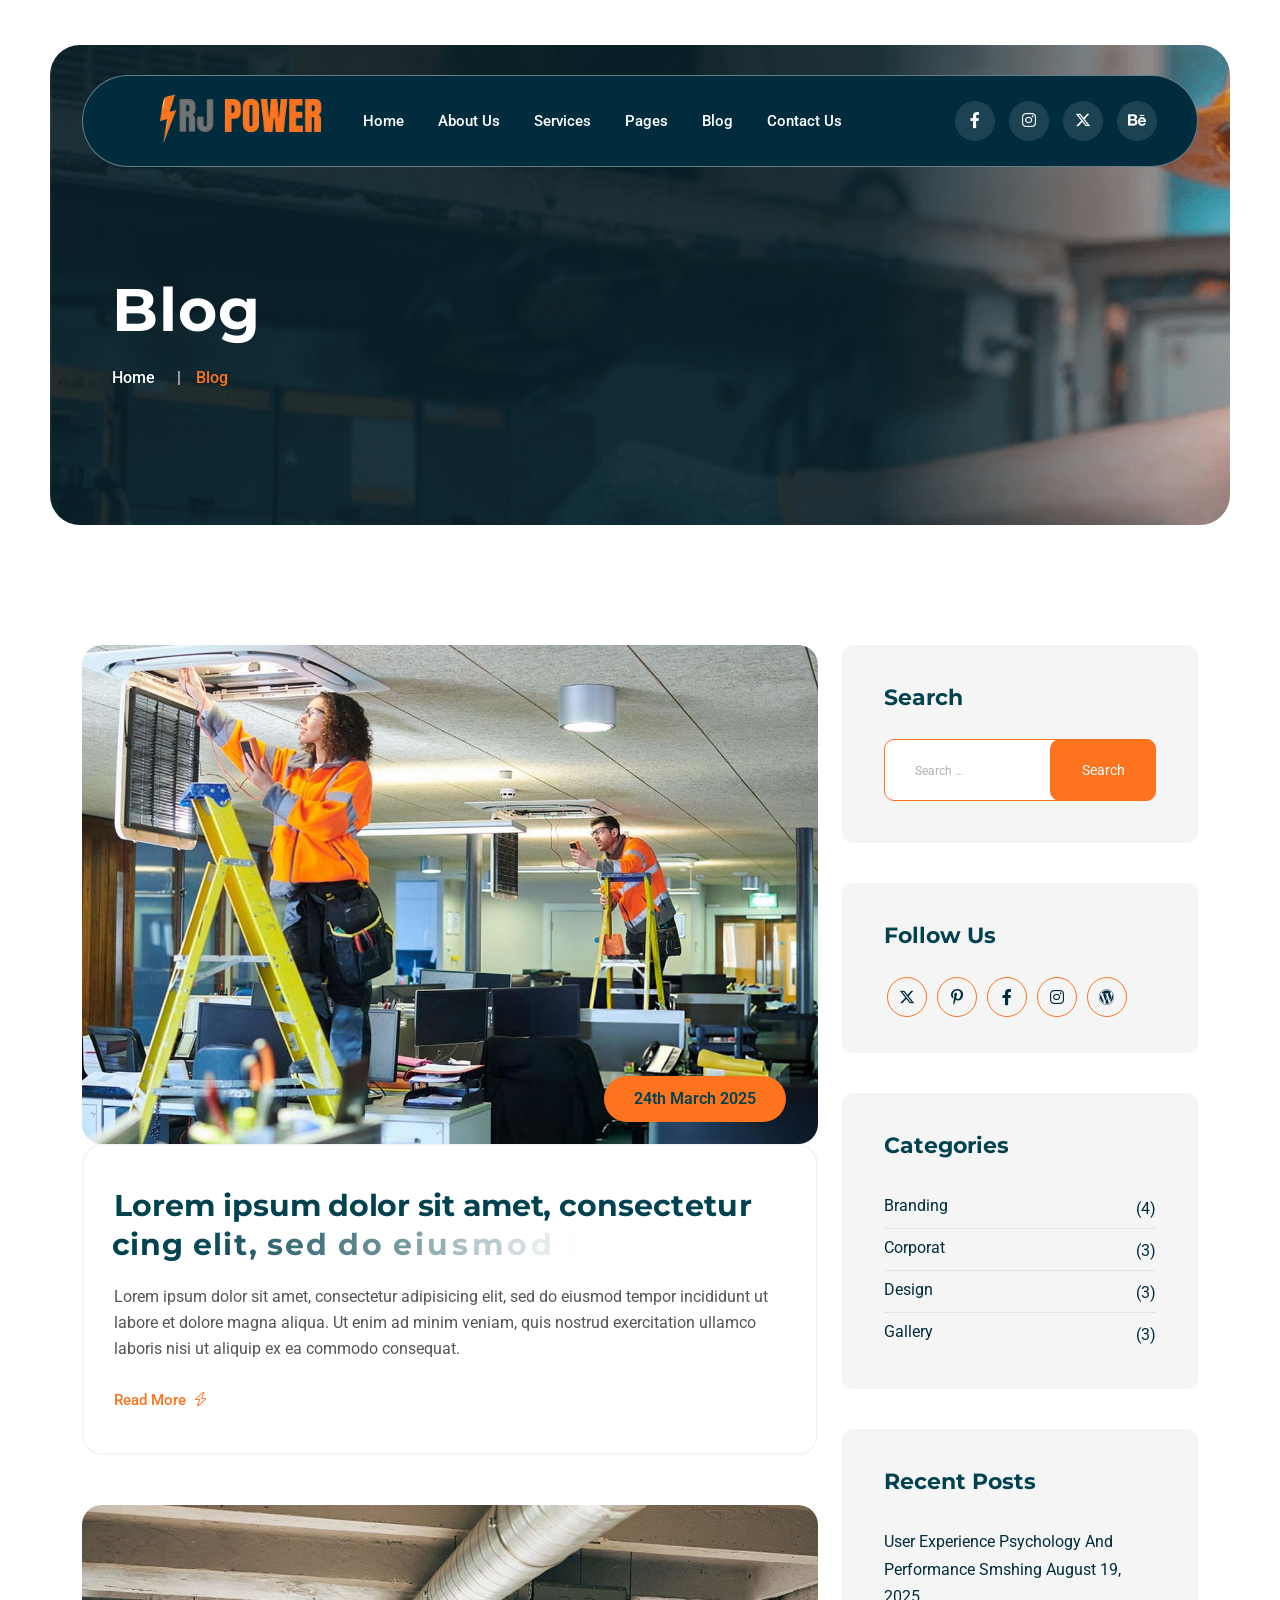
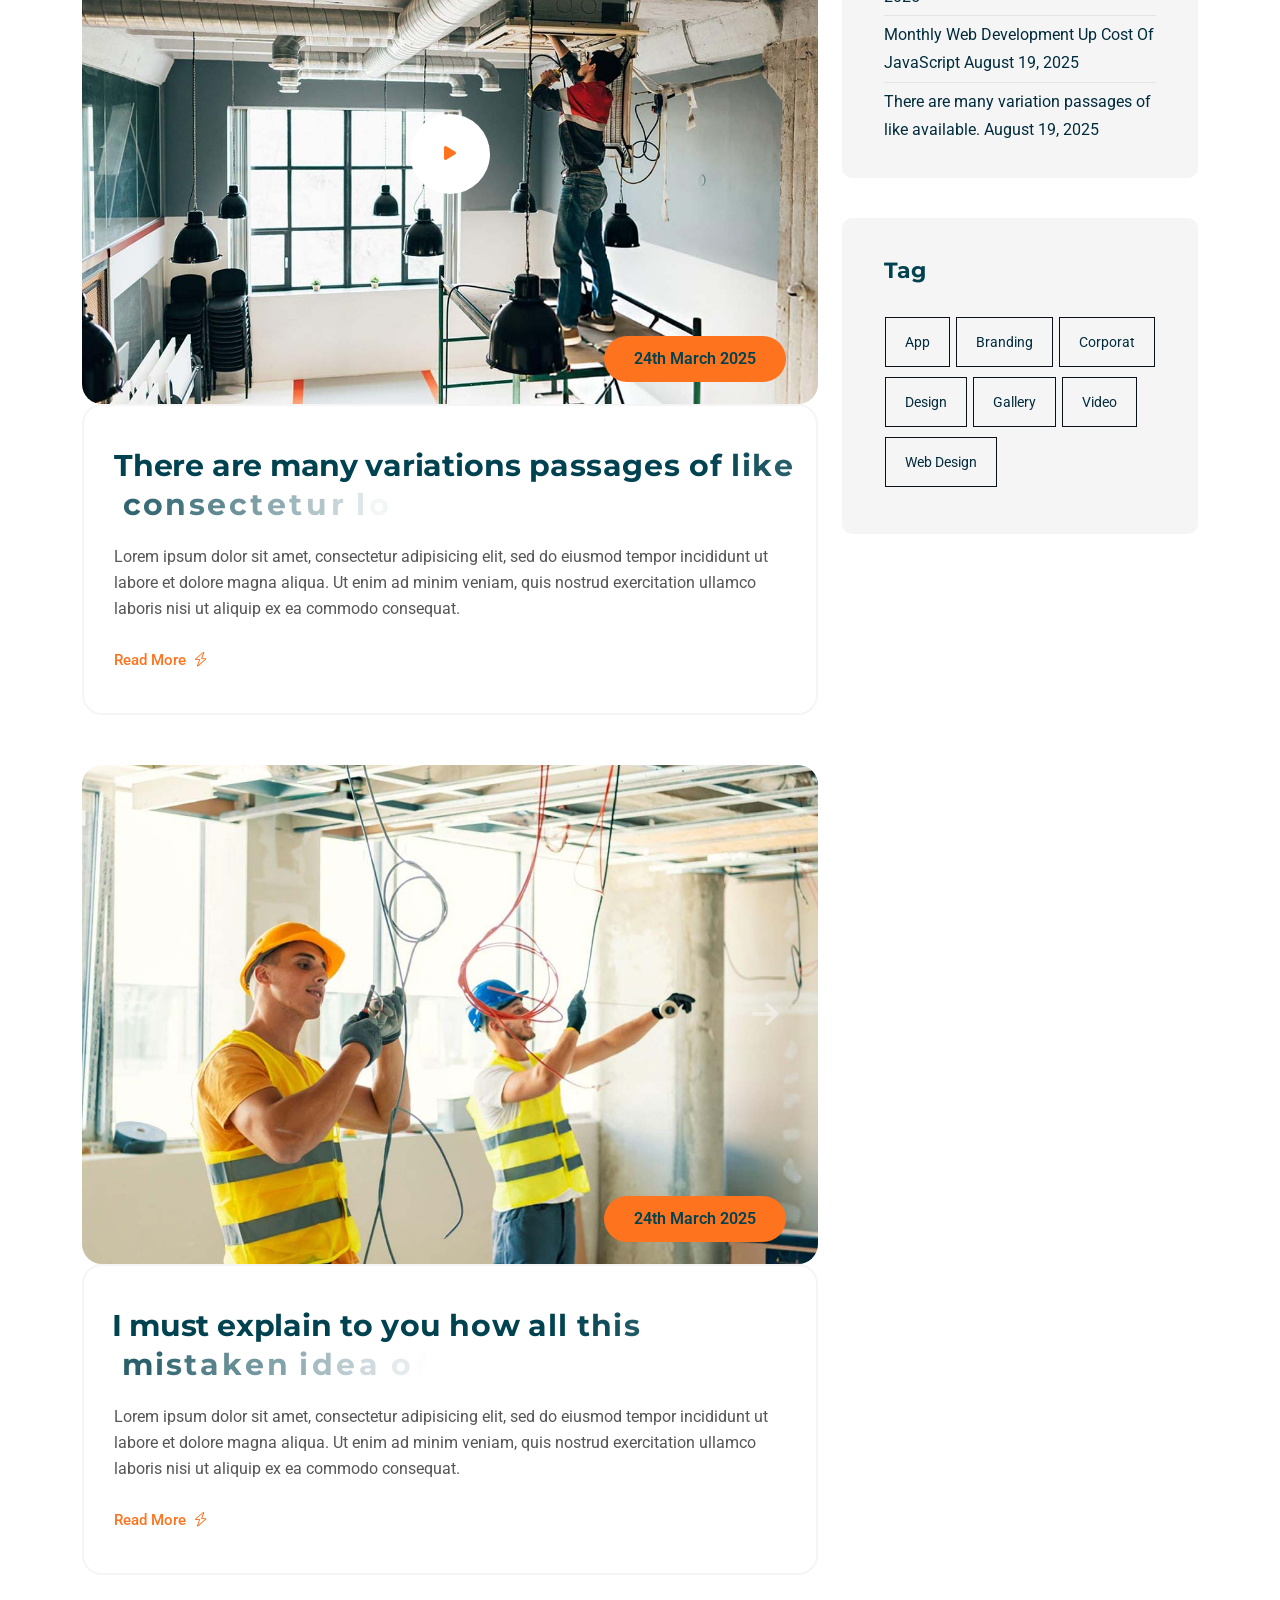
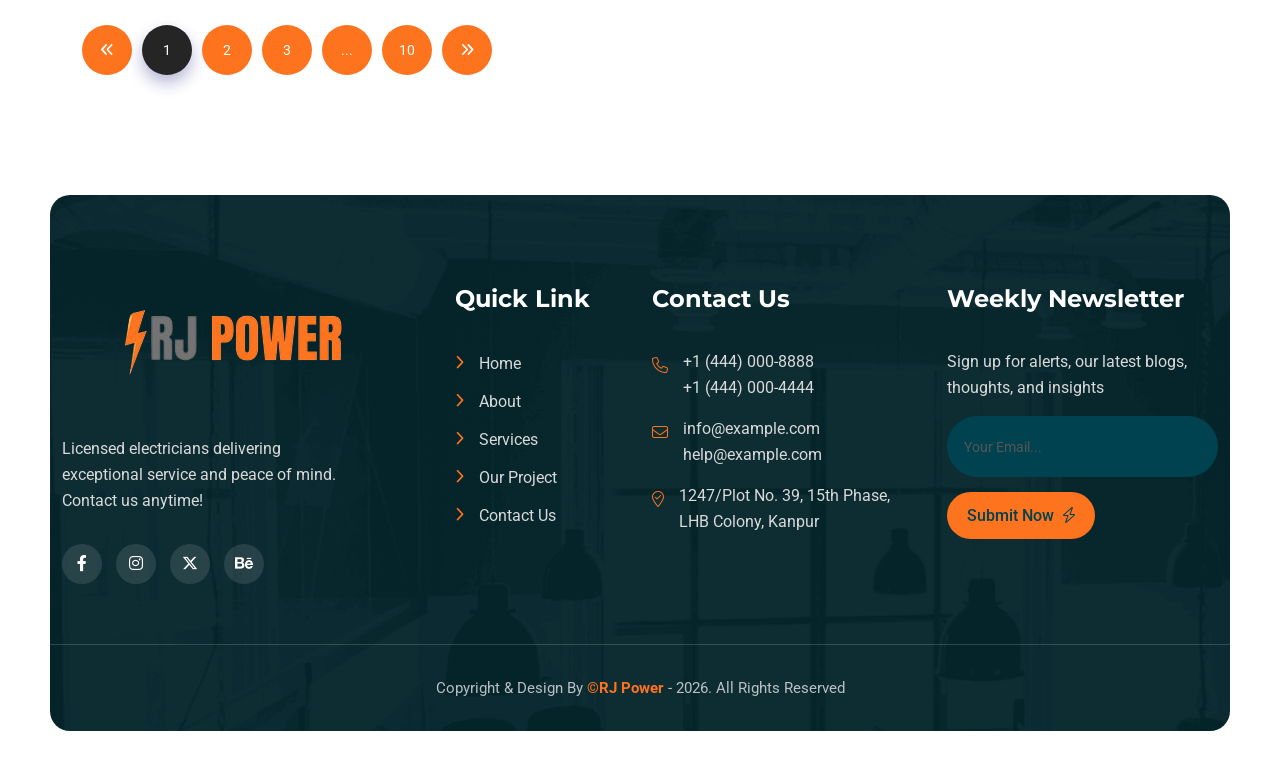
<file: blog.html>
<!doctype html>
<html class="no-js" lang="zxx">


<head>
    <meta charset="utf-8">
    <meta http-equiv="x-ua-compatible" content="ie=edge">
    <title>RJ Power - Dietitian & Wellness Website</title>
    <meta name="description" content="">
    <meta name="viewport" content="width=device-width, initial-scale=1">
    <link rel="shortcut icon" type="image/x-icon" href="img/favicon.png">
    <!-- Place favicon.ico in the root directory -->

    <!-- CSS here -->
    <link rel="stylesheet" href="css/bootstrap.min.css">
    <link rel="stylesheet" href="css/animate.min.css">
    <link rel="stylesheet" href="css/magnific-popup.css">
    <link rel="stylesheet" href="fontawesome/css/all.min.css">
    <link rel="stylesheet" href="fontawesome-pro/css/all.min.css">
    <link rel="stylesheet" href="css/dripicons.css">
    <link rel="stylesheet" href="css/slick.css">
    <link rel="stylesheet" href="css/meanmenu.css">
    <link rel="stylesheet" href="css/default.css">
    <link rel="stylesheet" href="css/style.css">
    <link rel="stylesheet" href="css/swiper.min.css">
    <link rel="stylesheet" href="css/responsive.css">
</head>

<body>
   
    <!-- header -->
    <header class="header-area header-two">
        <div id="header-sticky3" class="menu-area">
            <div class="container-fluid pl-50 pr-50">

                <div class="container">
                    <div class="second-menu">
                        <div class="row align-items-center">
                            <div class="col-xl-3 col-lg-2 col-md-5">
                                <div class="logo">
                                    <a href="index.html"><img src="img/logo/logo.png" alt="logo"></a>
                                </div>
                            </div>
                            <div class="col-xl-6 col-lg-10">

                                <div class="main-menu text-center">
                                    <nav id="mobile-menu">
                                        <ul>
                                            <li class="has-sub">
                                                <a href="index.html">Home</a>
                                                <ul>
                                                    <li><a href="index.html">Home Page Main</a></li>
                                                    <li><a href="index-2.html">Home Hero Slider</a></li>
                                                   
                                                </ul>
                                            </li>
                                            <li><a href="about.html">About Us</a></li>
                                            <li class="has-sub">
                                                <a href="services.html">Services</a>
                                                <ul>
                                                    <li><a href="services.html">Services</a></li>
                                                    <li><a href="single-service.html">Services Details</a></li>
                                                </ul>
                                            </li>

                                            <li class="has-sub">
                                                <a href="#">Pages</a>
                                                <ul>
                                                    <li><a href="projects.html">Gallery</a></li>
                                                    <li><a href="pricing.html">Pricing</a></li>
                                                    <li><a href="team.html">Team</a></li>
                                                    <li><a href="faq.html">Faq</a></li>
                                                </ul>
                                            </li>
                                            <li class="has-sub">
                                                <a href="#">Blog</a>
                                                <ul>
                                                    <li><a href="blog.html">Blog</a></li>
                                                    <li><a href="blog-details.html">Blog Details</a></li>
                                                </ul>
                                            </li>
                                            <li><a href="contact.html">Contact Us</a></li>
                                        </ul>
                                    </nav>
                                </div>
                            </div>
                            <div class="col-xl-3 col-lg-5 d-none d-xl-block text-right">
                                <div class="footer-social">
                                    <a href="#"><i class="fab fa-facebook-f"></i></a>
                                    <a href="#"><i class="fab fa-instagram"></i></a>
                                    <a href="#"><i class="fa-brands fa-x-twitter"></i></a>
                                    <a href="#"><i class="fab fa-behance"></i></a>
                                </div>

                            </div>

                            <div class="col-12">
                                <div class="mobile-menu"></div>
                            </div>
                        </div>
                    </div>
                </div>

            </div>
        </div>
    </header>
    <!-- header-end -->
    <!-- offcanvas-area -->
    <div class="offcanvas-menu">
        <span class="menu-close"><i class="fas fa-times"></i></span>
        <form role="search" method="get" id="searchform" class="searchform" action="#">
            <input type="text" name="s" id="search" placeholder="Search" />
            <button><i class="fa fa-search"></i></button>
        </form>
        <div id="cssmenu2" class="menu-one-page-menu-container">
            <ul id="menu-one-page-menu-12" class="menu">
                <li class="menu-item menu-item-type-custom menu-item-object-custom"><a href="#home"><span>+8 12 3456897</span></a></li>
                <li class="menu-item menu-item-type-custom menu-item-object-custom"><a href="#howitwork"><span>info@example.com</span></a></li>
            </ul>
        </div>
    </div>
    <div class="offcanvas-overly"></div>
    <!-- offcanvas-end -->

    <!-- main-area -->
    <main>
        <!-- breadcrumb-area -->
        <section class="pl-50 pr-50 ">
            <div class="breadcrumb-area d-flex justify-content-center align-items-center" style="background-image:url(img/bg/bdrc-bg.png)">
                <div class="container">
                    <div class="row align-items-center">
                        <div class="col-xl-12 col-lg-12">
                            <div class="breadcrumb-wrap text-center">
                                <div class="breadcrumb-title">
                                    <h2>Blog</h2>
                                    <div class="breadcrumb-wrap">

                                        <nav aria-label="breadcrumb">
                                            <ol class="breadcrumb">
                                                <li class="breadcrumb-item"><a href="index.html">Home</a></li>
                                                <li class="breadcrumb-item active" aria-current="page">Blog</li>
                                            </ol>
                                        </nav>
                                    </div>
                                </div>
                            </div>
                        </div>

                    </div>
                </div>
            </div>
        </section>
        <!-- breadcrumb-area-end -->
        <!-- inner-blog -->
        <section class="inner-blog pt-120 pb-105">
            <div class="container">
                <div class="row">
                    <div class="col-lg-8">
                        <div class="bsingle__post mb-50">
                            <div class="bsingle__post-thumb img-custom-anim-left wow fadeInLeft" data-delay=".1s">
                                <img src="img/blog/inner_b1.jpg" alt="">
                            </div>
                            <div class="bsingle__content">
                                <div class="date-home">
                                    24th March 2025
                                </div>
                                <h2 class="text-anime-style-3"><a href="blog-details.html">Lorem ipsum dolor sit amet, consectetur
                                        cing elit, sed do eiusmod tempor.</a></h2>
                                <p>Lorem ipsum dolor sit amet, consectetur adipisicing elit, sed do eiusmod tempor incididunt ut labore et dolore magna aliqua. Ut enim ad minim veniam, quis nostrud exercitation ullamco laboris nisi ut aliquip ex ea commodo consequat.</p>
                                <div class="blog__btn">
                                    <a href="blog-details.html">Read More <i class="fa-light fa-bolt"></i></a>
                                </div>
                            </div>
                        </div>
                        <div class="bsingle__post mb-50">
                            <div class="bsingle__post-thumb video-p img-custom-anim-left wow fadeInLeft" data-delay=".1s">
                                <img src="img/blog/inner_b2.jpg" alt="">
                                <a href="https://www.youtube.com/watch?v=gyGsPlt06bo" class="video-i popup-video"><i class="fas fa-play"></i></a>
                            </div>
                            <div class="bsingle__content">
                                <div class="date-home">
                                    24th March 2025
                                </div>
                                <h2 class="text-anime-style-3"><a href="blog-details.html">There are many variations passages of like consectetur lorem ipsum available.</a></h2>
                                <p>Lorem ipsum dolor sit amet, consectetur adipisicing elit, sed do eiusmod tempor incididunt ut labore et dolore magna aliqua. Ut enim ad minim veniam, quis nostrud exercitation ullamco laboris nisi ut aliquip ex ea commodo consequat.</p>
                                <div class="blog__btn">
                                    <a href="blog-details.html">Read More <i class="fa-light fa-bolt"></i></a>
                                </div>
                            </div>
                        </div>
                        <div class="bsingle__post mb-50">
                            <div class="bsingle__post-thumb blog-active img-custom-anim-left wow fadeInLeft" data-delay=".1s">
                                <div class="slide-post">
                                    <img src="img/blog/inner_b3.jpg" alt="">
                                </div>
                                <div class="slide-post">
                                    <img src="img/blog/inner_b2.jpg" alt="">
                                </div>
                                <div class="slide-post">
                                    <img src="img/blog/inner_b1.jpg" alt="">
                                </div>
                            </div>
                            <div class="bsingle__content">
                                <div class="date-home">
                                    24th March 2025
                                </div>
                                <h2 class="text-anime-style-3"><a href="blog-details.html">I must explain to you how all this mistaken idea of denouncing pleasure.</a></h2>
                                <p>Lorem ipsum dolor sit amet, consectetur adipisicing elit, sed do eiusmod tempor incididunt ut labore et dolore magna aliqua. Ut enim ad minim veniam, quis nostrud exercitation ullamco laboris nisi ut aliquip ex ea commodo consequat.</p>
                                <div class="blog__btn">
                                    <a href="blog-details.html">Read More <i class="fa-light fa-bolt"></i></a>
                                </div>
                            </div>
                        </div>

                        <div class="pagination-wrap">
                            <nav>
                                <ul class="pagination">
                                    <li class="page-item"><a href="#"><i class="fas fa-angle-double-left"></i></a></li>
                                    <li class="page-item active"><a href="#">1</a></li>
                                    <li class="page-item"><a href="#">2</a></li>
                                    <li class="page-item"><a href="#">3</a></li>
                                    <li class="page-item"><a href="#">...</a></li>
                                    <li class="page-item"><a href="#">10</a></li>
                                    <li class="page-item"><a href="#"><i class="fas fa-angle-double-right"></i></a></li>
                                </ul>
                            </nav>
                        </div>
                    </div>
                    <div class="col-sm-12 col-md-12 col-lg-4">
                        <aside class="sidebar-widget">
                            <section id="search-3" class="widget widget_search">
                                <h2 class="widget-title">Search</h2>
                                <form role="search" method="get" class="search-form" action="#">
                                    <label>
                                        <span class="screen-reader-text">Search for:</span>
                                        <input type="search" class="search-field" placeholder="Search &hellip;" value="" name="s" />
                                    </label>
                                    <input type="submit" class="search-submit" value="Search" />
                                </form>
                            </section>
                            <section id="custom_html-5" class="widget_text widget widget_custom_html">
                                <h2 class="widget-title">Follow Us</h2>
                                <div class="textwidget custom-html-widget">
                                    <div class="widget-social">
                                        <a href="#"><i class="fa-brands fa-x-twitter"></i></a>
                                        <a href="#"><i class="fab fa-pinterest-p"></i></a>
                                        <a href="#"><i class="fab fa-facebook-f"></i></a>
                                        <a href="#"><i class="fab fa-instagram"></i></a>
                                        <a href="#"><i class="fab fa-wordpress"></i></a>
                                    </div>
                                </div>
                            </section>
                            <section id="categories-1" class="widget widget_categories">
                                <h2 class="widget-title">Categories</h2>
                                <ul>
                                    <li class="cat-item cat-item-16"><a href="#">Branding</a> (4)</li>
                                    <li class="cat-item cat-item-23"><a href="#">Corporat</a> (3)</li>
                                    <li class="cat-item cat-item-18"><a href="#">Design</a> (3)</li>
                                    <li class="cat-item cat-item-22"><a href="#">Gallery</a> (3)</li>
                                </ul>
                            </section>
                            <section id="recent-posts-4" class="widget widget_recent_entries">
                                <h2 class="widget-title">Recent Posts</h2>
                                <ul>
                                    <li>
                                        <a href="#">User Experience Psychology And Performance Smshing</a>
                                        <span class="post-date">August 19, 2025</span>
                                    </li>
                                    <li>
                                        <a href="#">Monthly Web Development Up Cost Of JavaScript</a>
                                        <span class="post-date">August 19, 2025</span>
                                    </li>
                                    <li>
                                        <a href="#">There are many variation passages of like available.</a>
                                        <span class="post-date">August 19, 2025</span>
                                    </li>
                                </ul>
                            </section>
                            <section id="tag_cloud-1" class="widget widget_tag_cloud">
                                <h2 class="widget-title">Tag</h2>
                                <div class="tagcloud">
                                    <a href="#" class="tag-cloud-link tag-link-28 tag-link-position-1" style="font-size: 8pt;" aria-label="app (1 item)">app</a>
                                    <a href="#" class="tag-cloud-link tag-link-17 tag-link-position-2" style="font-size: 8pt;" aria-label="Branding (1 item)">Branding</a>
                                    <a href="#" class="tag-cloud-link tag-link-20 tag-link-position-3" style="font-size: 8pt;" aria-label="corporat (1 item)">corporat</a>
                                    <a href="#" class="tag-cloud-link tag-link-24 tag-link-position-4" style="font-size: 16.4pt;" aria-label="Design (2 items)">Design</a>
                                    <a href="#" class="tag-cloud-link tag-link-25 tag-link-position-5" style="font-size: 22pt;" aria-label="gallery (3 items)">gallery</a>
                                    <a href="#" class="tag-cloud-link tag-link-26 tag-link-position-6" style="font-size: 8pt;" aria-label="video (1 item)">video</a>
                                    <a href="#" class="tag-cloud-link tag-link-29 tag-link-position-7" style="font-size: 16.4pt;" aria-label="web design (2 items)">web design</a>
                                </div>
                            </section>
                        </aside>
                    </div>
                </div>
            </div>
        </section>
        <!-- inner-blog-end -->
    </main>
    <!-- main-area-end -->
    <!-- footer -->
    <footer class="footer-bg footer-p mb-50">
        <div class="footer-top pt-90" style="background-image: url(img/bg/footer-bg.png); background-repeat: no-repeat; background-size: cover;">
            <div class="container">
                <div class="row justify-content-between">
                    <div class="col-xl-4 col-lg-4 col-sm-6">
                        <div class="footer-widget mb-30">
                            <div class="f-widget-title mb-30">
                                <img src="img/logo/f_logo-power.png" alt="img">
                            </div>
                            <p class="pr-90">Licensed electricians delivering exceptional service and peace of mind. Contact us anytime!</p>
                            <div class="footer-social mt-30">
                                <a href="#"><i class="fab fa-facebook-f"></i></a>
                                <a href="#"><i class="fab fa-instagram"></i></a>
                                <a href="#"><i class="fa-brands fa-x-twitter"></i></a>
                                <a href="#"><i class="fab fa-behance"></i></a>
                            </div>
                        </div>
                    </div>
                    <div class="col-xl-2 col-lg-2 col-sm-6">
                        <div class="footer-widget mb-30">
                            <div class="f-widget-title">
                                <h2>Quick Link</h2>
                            </div>
                            <div class="footer-link">
                                <ul>
                                    <li><a href="about.html">Home</a></li>
                                    <li><a href="about.html">about</a></li>
                                    <li><a href="services.html">services</a></li>
                                    <li><a href="projects.html">Our Project</a></li>
                                    <li><a href="contact.html">Contact Us</a></li>
                                </ul>
                            </div>
                        </div>
                    </div>
                    <div class="col-xl-3 col-lg-3 col-sm-6">
                        <div class="footer-widget mb-30">
                            <div class="f-widget-title">
                                <h2>Contact Us</h2>
                            </div>
                            <div class="f-contact">
                                <ul>
                                    <li>
                                        <i class="icon fal fa-phone"></i>
                                        <span><a href="tel:+14440008888">+1 (444) 000-8888</a><br><a href="tel:+14440004444">+1 (444) 000-4444</a></span>
                                    </li>
                                    <li><i class="icon fal fa-envelope"></i>
                                        <span>
                                            <a href="mailto:info@example.com">info@example.com</a>
                                            <br>
                                            <a href="mailto:help@example.com">help@example.com</a>
                                        </span>
                                    </li>
                                    <li>
                                        <i class="icon fal fa-map-marker-check"></i>
                                        <span>1247/Plot No. 39, 15th Phase,<br> LHB Colony, Kanpur</span>
                                    </li>
                                </ul>
                            </div>
                        </div>
                    </div>
                    <div class="col-xl-3 col-lg-3 col-sm-6">
                        <div class="footer-widget mb-30">
                            <div class="f-widget-title">
                                <h2>Weekly Newsletter</h2>
                            </div>
                            <div class="footer-link">
                                <p>Sign up for alerts, our latest blogs, thoughts, and insights</p>
                                <div class="subricbe p-relative" data-animation="fadeInDown" data-delay=".4s">
                                    <form action="https://tarbiyahschool.co.in/powerhaus/news-mail.php" method="post" class="contact-form ">
                                        <input type="text" id="email2" name="email2" class="header-input" placeholder="Your Email..." required="">
                                        <button class="btn header-btn"> Submit Now <i class="fa-light fa-bolt"></i> </button>
                                    </form>
                                </div>
                            </div>

                        </div>
                    </div>
                </div>
            </div>
            <div class="copyright-wrap">
                <div class="container">
                    <div class="row align-items-center text-center">
                        <div class="col-lg-12 col-md-12">
                            Copyright &amp; Design By <a href="#">©RJ Power</a> - 2026. All Rights Reserved
                        </div>
                    </div>
                </div>
            </div>
        </div>
    </footer>
    <!-- footer-end -->
    <!-- JS here -->
    <script src="js/vendor/modernizr-3.5.0.min.js"></script>
    <script src="js/vendor/jquery-3.6.0.min.js"></script>
    <script src="js/popper.min.js"></script>
    <script src="js/bootstrap.min.js"></script>
    <script src="js/slick.min.js"></script>
    <script src="js/wow.min.js"></script>
    <script src="js/js_isotope.pkgd.min.js"></script>
    <script src="js/imagesloaded.min.js"></script>
    <script src="js/parallax.min.js"></script>
    <script src="js/jquery.waypoints.min.js"></script>
    <script src="js/jquery.counterup.min.js"></script>
    <script src="js/jquery.scrollUp.min.js"></script>
    <script src="js/swiper.min.js"></script>
    <script src="js/jquery.meanmenu.min.js"></script>
    <script src="js/jquery.magnific-popup.min.js"></script>
    <!--gsap js file -->
    <script src="js/gsap.min.js"></script>
    <!-- Text Effect js file -->
    <script src="js/SplitText.js"></script>
    <script src="js/ScrollTrigger.min.js"></script>
    <script src="js/main.js"></script>
</body>


</html>
</file>
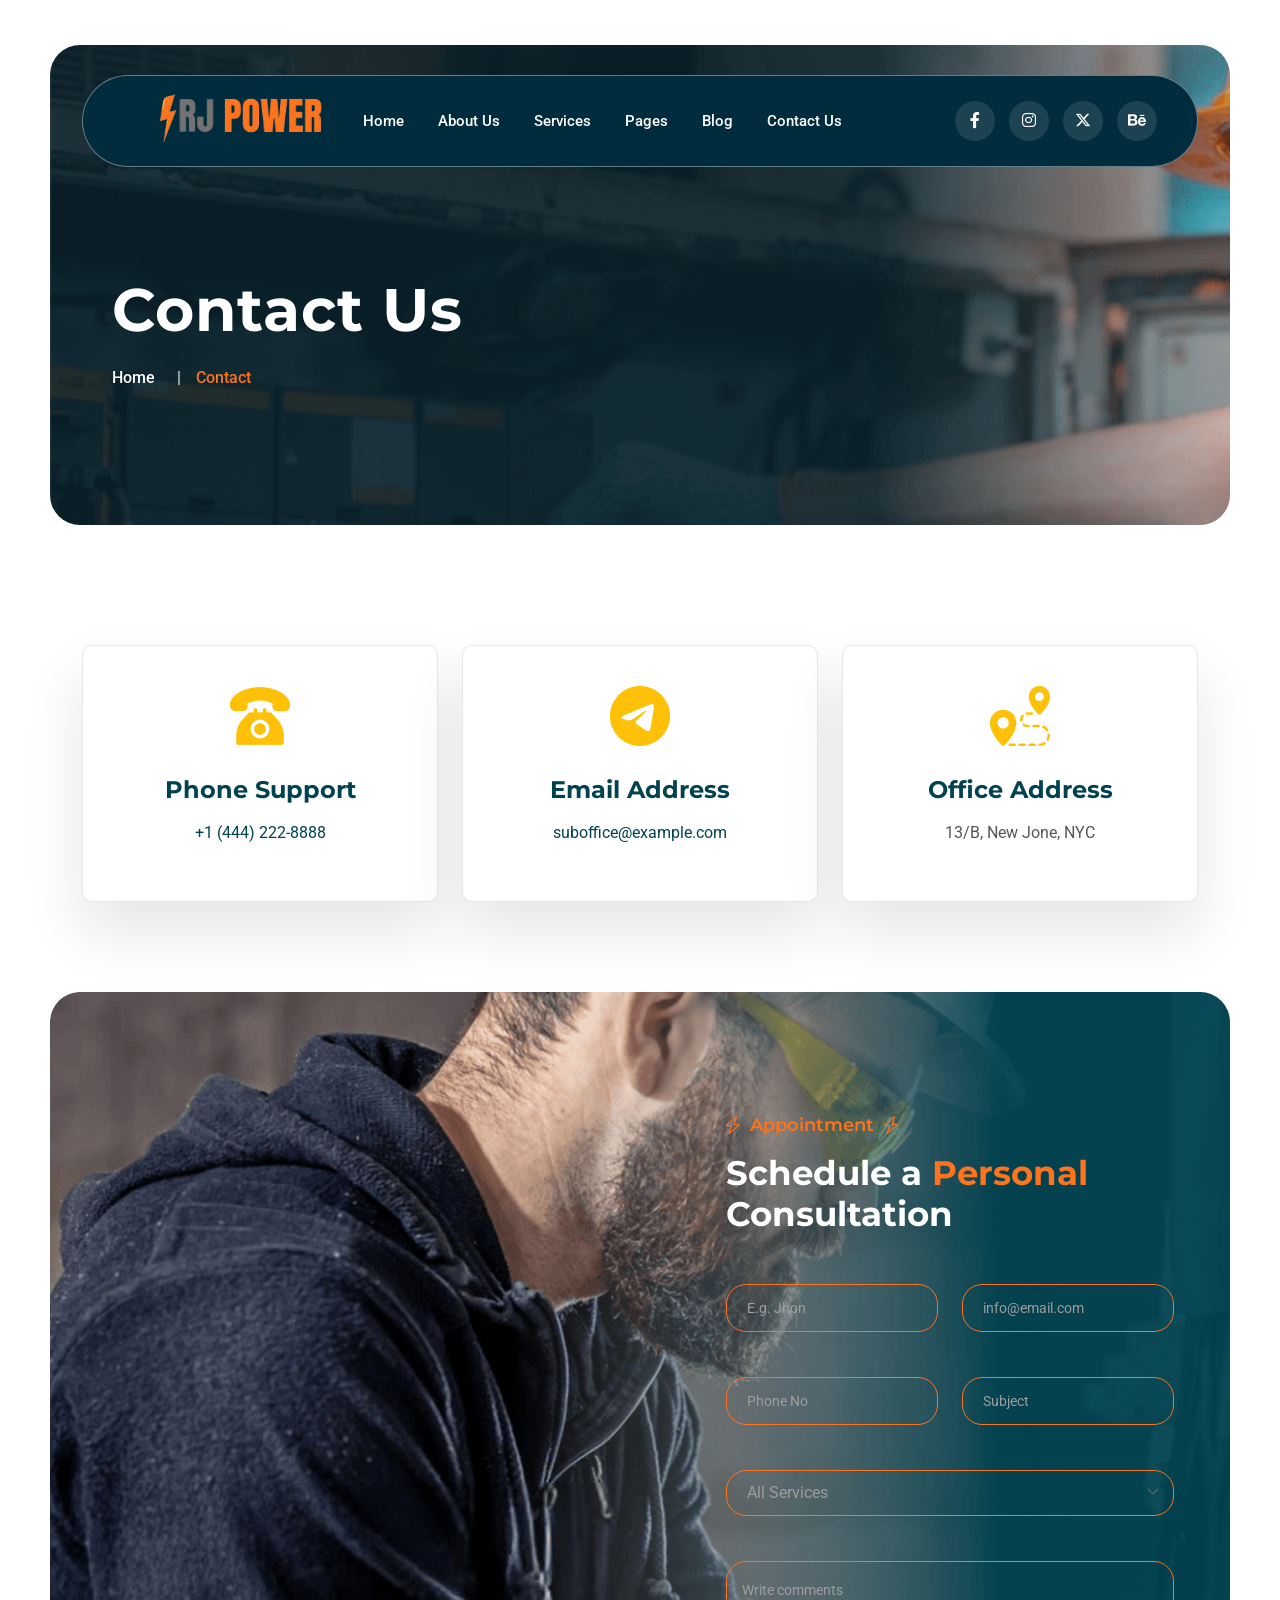
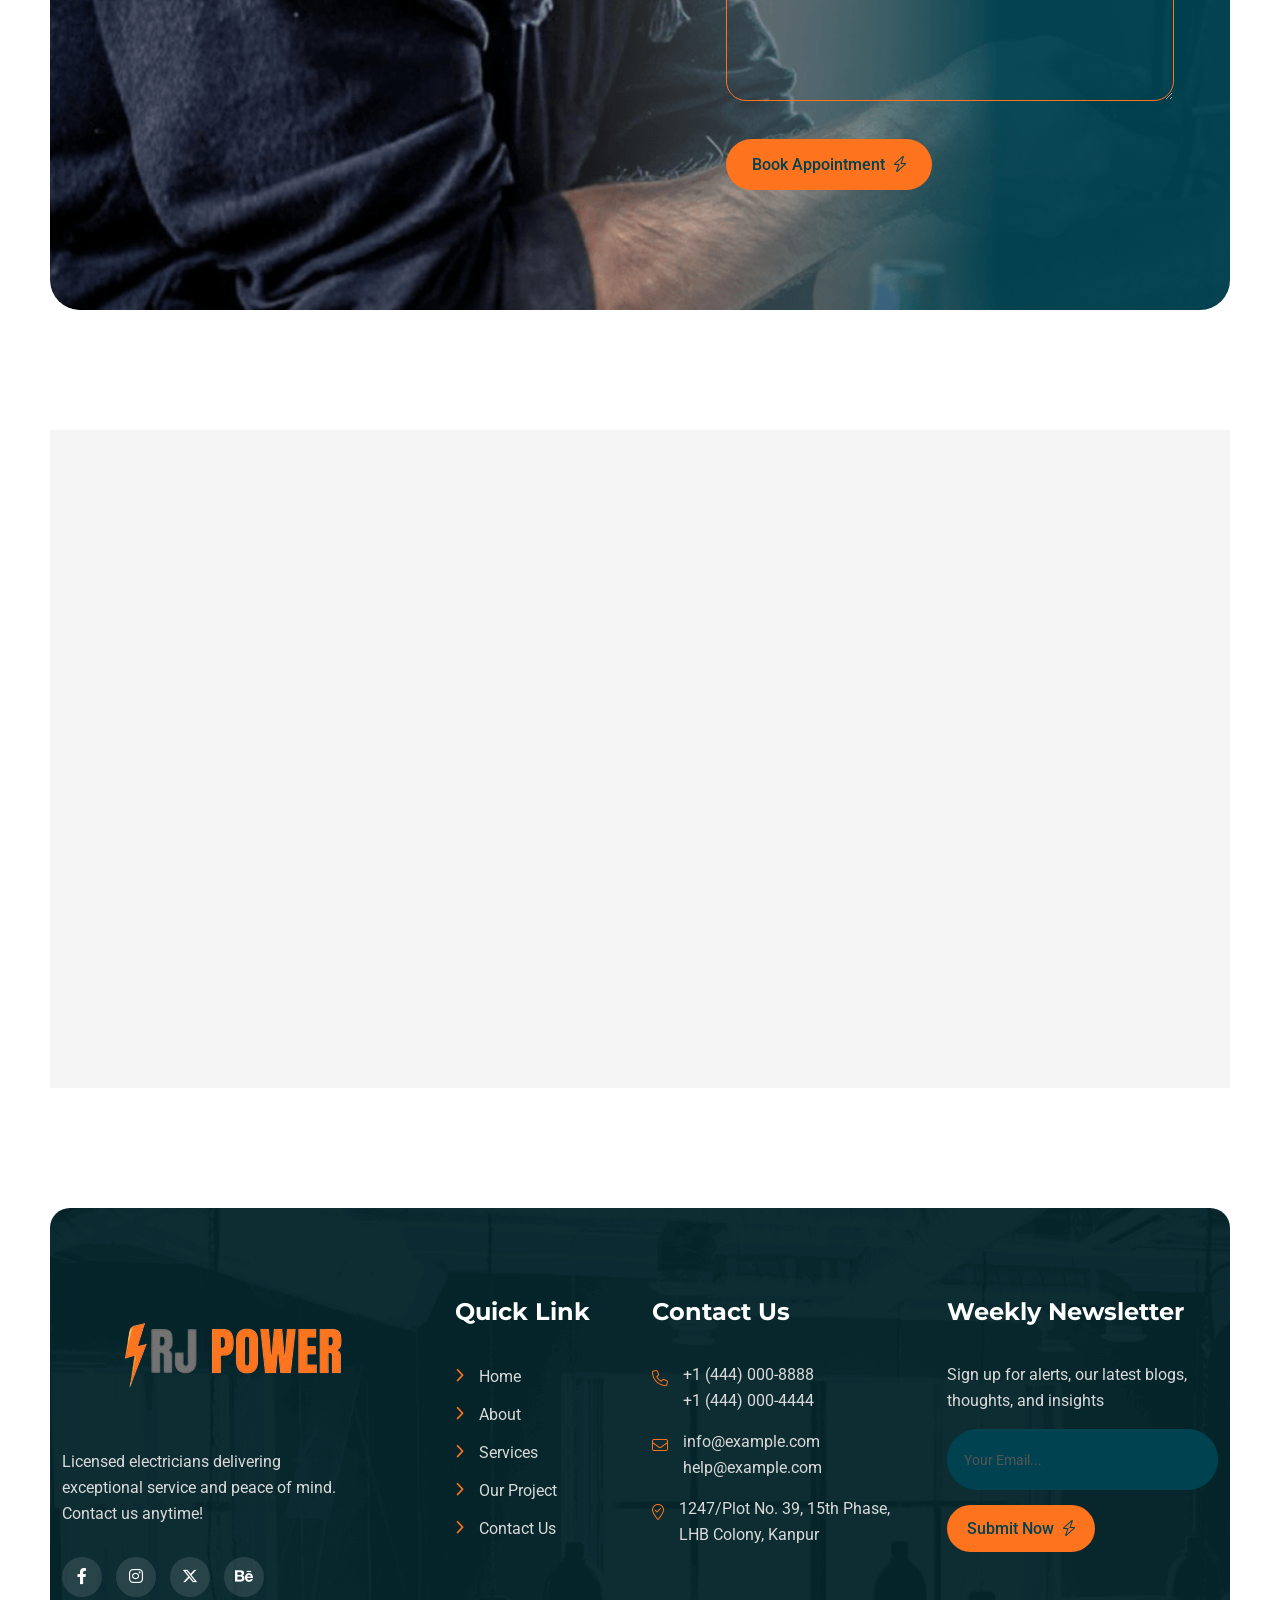
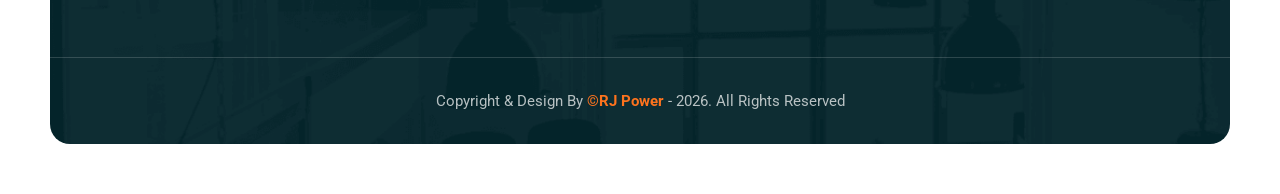
<file: contact.html>
<!doctype html>
<html class="no-js" lang="zxx">


<head>
    <meta charset="utf-8">
    <meta http-equiv="x-ua-compatible" content="ie=edge">
    <title>RJ Power - Dietitian & Wellness Website </title>
    <meta name="description" content="">
    <meta name="viewport" content="width=device-width, initial-scale=1">
    <link rel="shortcut icon" type="image/x-icon" href="img/favicon.png">
    <!-- Place favicon.ico in the root directory -->

    <!-- CSS here -->
    <link rel="stylesheet" href="css/bootstrap.min.css">
    <link rel="stylesheet" href="css/animate.min.css">
    <link rel="stylesheet" href="css/magnific-popup.css">
    <link rel="stylesheet" href="fontawesome/css/all.min.css">
    <link rel="stylesheet" href="fontawesome-pro/css/all.min.css">
    <link rel="stylesheet" href="css/dripicons.css">
    <link rel="stylesheet" href="css/slick.css">
    <link rel="stylesheet" href="css/meanmenu.css">
    <link rel="stylesheet" href="css/default.css">
    <link rel="stylesheet" href="css/style.css">
    <link rel="stylesheet" href="css/swiper.min.css">
    <link rel="stylesheet" href="css/responsive.css">
</head>

<body>
    
    <!-- header -->
    <header class="header-area header-two">
        <div id="header-sticky3" class="menu-area">
            <div class="container-fluid pl-50 pr-50">

                <div class="container">
                    <div class="second-menu">
                        <div class="row align-items-center">
                            <div class="col-xl-3 col-lg-2 col-md-5">
                                <div class="logo">
                                    <a href="index.html"><img src="img/logo/logo.png" alt="logo"></a>
                                </div>
                            </div>
                            <div class="col-xl-6 col-lg-10">

                                <div class="main-menu text-center">
                                    <nav id="mobile-menu">
                                        <ul>
                                            <li class="has-sub">
                                                <a href="index.html">Home</a>
                                                <ul>
                                                    <li><a href="index.html">Home Page Main</a></li>
                                                    <li><a href="index-2.html">Home Hero Slider</a></li>
                                                   
                                                </ul>
                                            </li>
                                            <li><a href="about.html">About Us</a></li>
                                            <li class="has-sub">
                                                <a href="services.html">Services</a>
                                                <ul>
                                                    <li><a href="services.html">Services</a></li>
                                                    <li><a href="single-service.html">Services Details</a></li>
                                                </ul>
                                            </li>

                                            <li class="has-sub">
                                                <a href="#">Pages</a>
                                                <ul>
                                                    <li><a href="projects.html">Gallery</a></li>
                                                    <li><a href="pricing.html">Pricing</a></li>
                                                    <li><a href="team.html">Team</a></li>
                                                    <li><a href="faq.html">Faq</a></li>
                                                </ul>
                                            </li>
                                            <li class="has-sub">
                                                <a href="#">Blog</a>
                                                <ul>
                                                    <li><a href="blog.html">Blog</a></li>
                                                    <li><a href="blog-details.html">Blog Details</a></li>
                                                </ul>
                                            </li>
                                            <li><a href="contact.html">Contact Us</a></li>
                                        </ul>
                                    </nav>
                                </div>
                            </div>
                            <div class="col-xl-3 col-lg-5 d-none d-xl-block text-right">
                                <div class="footer-social">
                                    <a href="#"><i class="fab fa-facebook-f"></i></a>
                                    <a href="#"><i class="fab fa-instagram"></i></a>
                                    <a href="#"><i class="fa-brands fa-x-twitter"></i></a>
                                    <a href="#"><i class="fab fa-behance"></i></a>
                                </div>

                            </div>

                            <div class="col-12">
                                <div class="mobile-menu"></div>
                            </div>
                        </div>
                    </div>
                </div>

            </div>
        </div>
    </header>
    <!-- header-end -->
    <!-- offcanvas-area -->
    <div class="offcanvas-menu">
        <span class="menu-close"><i class="fas fa-times"></i></span>
        <form role="search" method="get" id="searchform" class="searchform" action="#">
            <input type="text" name="s" id="search" placeholder="Search" />
            <button><i class="fa fa-search"></i></button>
        </form>
        <div id="cssmenu2" class="menu-one-page-menu-container">
            <ul id="menu-one-page-menu-12" class="menu">
                <li class="menu-item menu-item-type-custom menu-item-object-custom"><a href="#home"><span>+8 12 3456897</span></a></li>
                <li class="menu-item menu-item-type-custom menu-item-object-custom"><a href="#howitwork"><span>info@example.com</span></a></li>
            </ul>
        </div>
    </div>
    <div class="offcanvas-overly"></div>
    <!-- offcanvas-end -->

    <!-- main-area -->
    <main>
        <!-- breadcrumb-area -->
        <section class="pl-50 pr-50 ">
            <div class="breadcrumb-area d-flex justify-content-center align-items-center" style="background-image:url(img/bg/bdrc-bg.png)">
                <div class="container">
                    <div class="row align-items-center">
                        <div class="col-xl-12 col-lg-12">
                            <div class="breadcrumb-wrap text-center">
                                <div class="breadcrumb-title">
                                    <h2>Contact Us</h2>
                                    <div class="breadcrumb-wrap">

                                        <nav aria-label="breadcrumb">
                                            <ol class="breadcrumb">
                                                <li class="breadcrumb-item"><a href="index.html">Home</a></li>
                                                <li class="breadcrumb-item active" aria-current="page">Contact</li>
                                            </ol>
                                        </nav>
                                    </div>
                                </div>
                            </div>
                        </div>

                    </div>
                </div>
            </div>
        </section>
        <!-- breadcrumb-area-end -->
        <section class="contact-info fade-slide bottom pt-120 pb-90">
            <div class="container">
                <div class="row">
                    <div class="col-lg-4 col-md-12">
                        <div class="contact-box text-center fade-slide bottom">
                            <div class="services-icon">
                                <img src="img/bg/contact-icon01.png" alt="image">
                            </div>
                            <div class="services-content2">
                                <h5>Phone Support</h5>
                                <p><a href="tel:+14440008888">+1 (444) 222-8888</a></p>
                            </div>
                        </div>
                    </div>
                    <div class="col-lg-4 col-md-12">
                        <div class="contact-box text-center fade-slide bottom">
                            <div class="services-icon">
                                <img src="img/bg/contact-icon02.png" alt="image">
                            </div>
                            <div class="services-content2">
                                <h5>Email Address</h5>
                                <p><a href="mailto:jobs@webtrueexample.com">suboffice@example.com</a></p>
                            </div>
                        </div>
                    </div>
                    <div class="col-lg-4 col-md-12">
                        <div class="contact-box text-center fade-slide bottom">
                            <div class="services-icon">
                                <img src="img/bg/contact-icon03.png" alt="image">
                            </div>
                            <div class="services-content2">
                                <h5>Office Address</h5>
                                <p>13/B, New Jone, NYC</p>
                            </div>
                        </div>
                    </div>

                </div>
            </div>
        </section>
        <!-- contact-area -->
        <section class="contact-bg p-relative">
            <div class="container-box pt-120 pb-120" style="background-image: url(img/bg/contact-bg.png); background-repeat: no-repeat; background-size: cover;">
                <div class="container booking-area">
                    <div class="row justify-content-center align-items-center">
                        <div class="col-lg-6 col-md-12">
                        </div>
                        <div class="col-lg-6 col-md-12 p-relative">
                            <!-- booking-area -->
                            <div class="p-relative">
                                <div class="container">
                                    <form action="#" class="contact-form pl-50">
                                        <div class="row align-items-center">
                                            <div class="col-lg-12">
                                                <div class="section-title mb-50">
                                                    <div class="sub-title"><i class="fa-light fa-bolt"></i> Appointment <i class="fa-light fa-bolt"></i></div>
                                                    <h2>
                                                        Schedule a <span>Personal</span> Consultation
                                                    </h2>
                                                </div>
                                            </div>
                                            <div class="col-lg-6 col-md-6">
                                                <div class="contact-field p-relative c-name mb-30">
                                                    <input type="text" id="firstn" name="firstn" placeholder="E.g. Jhon" required="">
                                                </div>
                                            </div>
                                            <div class="col-lg-6 col-md-6">
                                                <div class="contact-field p-relative c-name mb-30">
                                                    <input type="text" id="email" name="email" placeholder="info@email.com" required="">
                                                </div>
                                            </div>
                                            <div class="col-lg-6 col-md-6">
                                                <div class="contact-field p-relative c-name mb-30">
                                                    <input type="text" id="phone" name="phone" placeholder="Phone No" required="">
                                                </div>
                                            </div>
                                            <div class="col-lg-6 col-md-6">
                                                <div class="contact-field p-relative c-name mb-30">
                                                    <input type="text" id="subject" name="subject" placeholder="Subject" required="">
                                                </div>
                                            </div>
                                            <div class="col-lg-12 col-md-12">
                                                <div class="contact-field p-relative c-name mb-30">
                                                    <div class="select">
                                                        <select name="services" id="allservices">
                                                            <option value="sports-massage">All Services</option>
                                                            <option value="1">Services 1</option>
                                                            <option value="2">Services 2</option>
                                                            <option value="3">Services 3</option>
                                                        </select>
                                                    </div>
                                                </div>
                                            </div>
                                            <div class="col-lg-12 col-md-12">
                                                <div class="contact-field p-relative c-name mb-30">
                                                    <div class="select-2">
                                                        <textarea name="message" id="message" cols="30" rows="50" placeholder="Write comments"></textarea>
                                                    </div>
                                                </div>
                                            </div>
                                            <div class="col-lg-12">
                                                <div class="slider-btn">
                                                    <button class="btn ss-btn" data-animation="fadeInRight" data-delay=".8s"> Book Appointment <i class="fa-light fa-bolt"></i></button>
                                                </div>
                                            </div>
                                        </div>

                                    </form>

                                </div>
                            </div>
                            <!-- booking-area-end -->
                        </div>
                    </div>
                </div>
            </div>
        </section>
        <!-- contact-area-end -->
        <!-- contact-area -->
        <section class="contact-bg p-relative mt-120 mb-120">
            <div class="container-box">
                <!-- map-area-end -->
                <div class="map fix" style="background: #f5f5f5;">
                    <div class="container-flud">

                        <div class="row">
                            <div class="col-lg-12">
                                <iframe src="https://www.google.com/maps/embed?pb=!1m18!1m12!1m3!1d212867.83634504632!2d-112.24455686962897!3d33.52582710700138!2m3!1f0!2f0!3f0!3m2!1i1024!2i768!4f13.1!3m3!1m2!1s0x872b743829374b03%3A0xabaac255b1e43fbe!2sPlexus%20Worldwide!5e0!3m2!1sen!2sin!4v1618567685329!5m2!1sen!2sin" width="600" height="650" style="border:0;" allowfullscreen="" loading="lazy"></iframe>
                            </div>
                        </div>
                    </div>
                </div>
                <!-- map-area-end -->
            </div>
        </section>
        <!-- booking-area-end -->

    </main>
    <!-- main-area-end -->

    <!-- footer -->
    <footer class="footer-bg footer-p mb-50">
        <div class="footer-top pt-90" style="background-image: url(img/bg/footer-bg.png); background-repeat: no-repeat; background-size: cover;">
            <div class="container">
                <div class="row justify-content-between">
                    <div class="col-xl-4 col-lg-4 col-sm-6">
                        <div class="footer-widget mb-30">
                            <div class="f-widget-title mb-30">
                                <img src="img/logo/f_logo-power.png" alt="img">
                            </div>
                            <p class="pr-90">Licensed electricians delivering exceptional service and peace of mind. Contact us anytime!</p>
                            <div class="footer-social mt-30">
                                <a href="#"><i class="fab fa-facebook-f"></i></a>
                                <a href="#"><i class="fab fa-instagram"></i></a>
                                <a href="#"><i class="fa-brands fa-x-twitter"></i></a>
                                <a href="#"><i class="fab fa-behance"></i></a>
                            </div>
                        </div>
                    </div>
                    <div class="col-xl-2 col-lg-2 col-sm-6">
                        <div class="footer-widget mb-30">
                            <div class="f-widget-title">
                                <h2>Quick Link</h2>
                            </div>
                            <div class="footer-link">
                                <ul>
                                    <li><a href="about.html">Home</a></li>
                                    <li><a href="about.html">about</a></li>
                                    <li><a href="services.html">services</a></li>
                                    <li><a href="projects.html">Our Project</a></li>
                                    <li><a href="contact.html">Contact Us</a></li>
                                </ul>
                            </div>
                        </div>
                    </div>
                    <div class="col-xl-3 col-lg-3 col-sm-6">
                        <div class="footer-widget mb-30">
                            <div class="f-widget-title">
                                <h2>Contact Us</h2>
                            </div>
                            <div class="f-contact">
                                <ul>
                                    <li>
                                        <i class="icon fal fa-phone"></i>
                                        <span><a href="tel:+14440008888">+1 (444) 000-8888</a><br><a href="tel:+14440004444">+1 (444) 000-4444</a></span>
                                    </li>
                                    <li><i class="icon fal fa-envelope"></i>
                                        <span>
                                            <a href="mailto:info@example.com">info@example.com</a>
                                            <br>
                                            <a href="mailto:help@example.com">help@example.com</a>
                                        </span>
                                    </li>
                                    <li>
                                        <i class="icon fal fa-map-marker-check"></i>
                                        <span>1247/Plot No. 39, 15th Phase,<br> LHB Colony, Kanpur</span>
                                    </li>
                                </ul>
                            </div>
                        </div>
                    </div>
                    <div class="col-xl-3 col-lg-3 col-sm-6">
                        <div class="footer-widget mb-30">
                            <div class="f-widget-title">
                                <h2>Weekly Newsletter</h2>
                            </div>
                            <div class="footer-link">
                                <p>Sign up for alerts, our latest blogs, thoughts, and insights</p>
                                <div class="subricbe p-relative" data-animation="fadeInDown" data-delay=".4s">
                                    <form action="https://tarbiyahschool.co.in/powerhaus/news-mail.php" method="post" class="contact-form ">
                                        <input type="text" id="email2" name="email2" class="header-input" placeholder="Your Email..." required="">
                                        <button class="btn header-btn"> Submit Now <i class="fa-light fa-bolt"></i> </button>
                                    </form>
                                </div>
                            </div>

                        </div>
                    </div>
                </div>
            </div>
            <div class="copyright-wrap">
                <div class="container">
                    <div class="row align-items-center text-center">
                        <div class="col-lg-12 col-md-12">
                            Copyright &amp; Design By <a href="#">©RJ Power</a> - 2026. All Rights Reserved
                        </div>
                    </div>
                </div>
            </div>
        </div>
    </footer>
    <!-- footer-end -->
    <!-- JS here -->
    <script src="js/vendor/modernizr-3.5.0.min.js"></script>
    <script src="js/vendor/jquery-3.6.0.min.js"></script>
    <script src="js/popper.min.js"></script>
    <script src="js/bootstrap.min.js"></script>
    <script src="js/slick.min.js"></script>
    <script src="js/wow.min.js"></script>
    <script src="js/js_isotope.pkgd.min.js"></script>
    <script src="js/imagesloaded.min.js"></script>
    <script src="js/parallax.min.js"></script>
    <script src="js/jquery.waypoints.min.js"></script>
    <script src="js/jquery.counterup.min.js"></script>
    <script src="js/jquery.scrollUp.min.js"></script>
    <script src="js/swiper.min.js"></script>
    <script src="js/jquery.meanmenu.min.js"></script>
    <script src="js/jquery.magnific-popup.min.js"></script>
    <!--gsap js file -->
    <script src="js/gsap.min.js"></script>
    <!-- Text Effect js file -->
    <script src="js/SplitText.js"></script>
    <script src="js/ScrollTrigger.min.js"></script>
    <script src="js/main.js"></script>
</body>


</html>
</file>
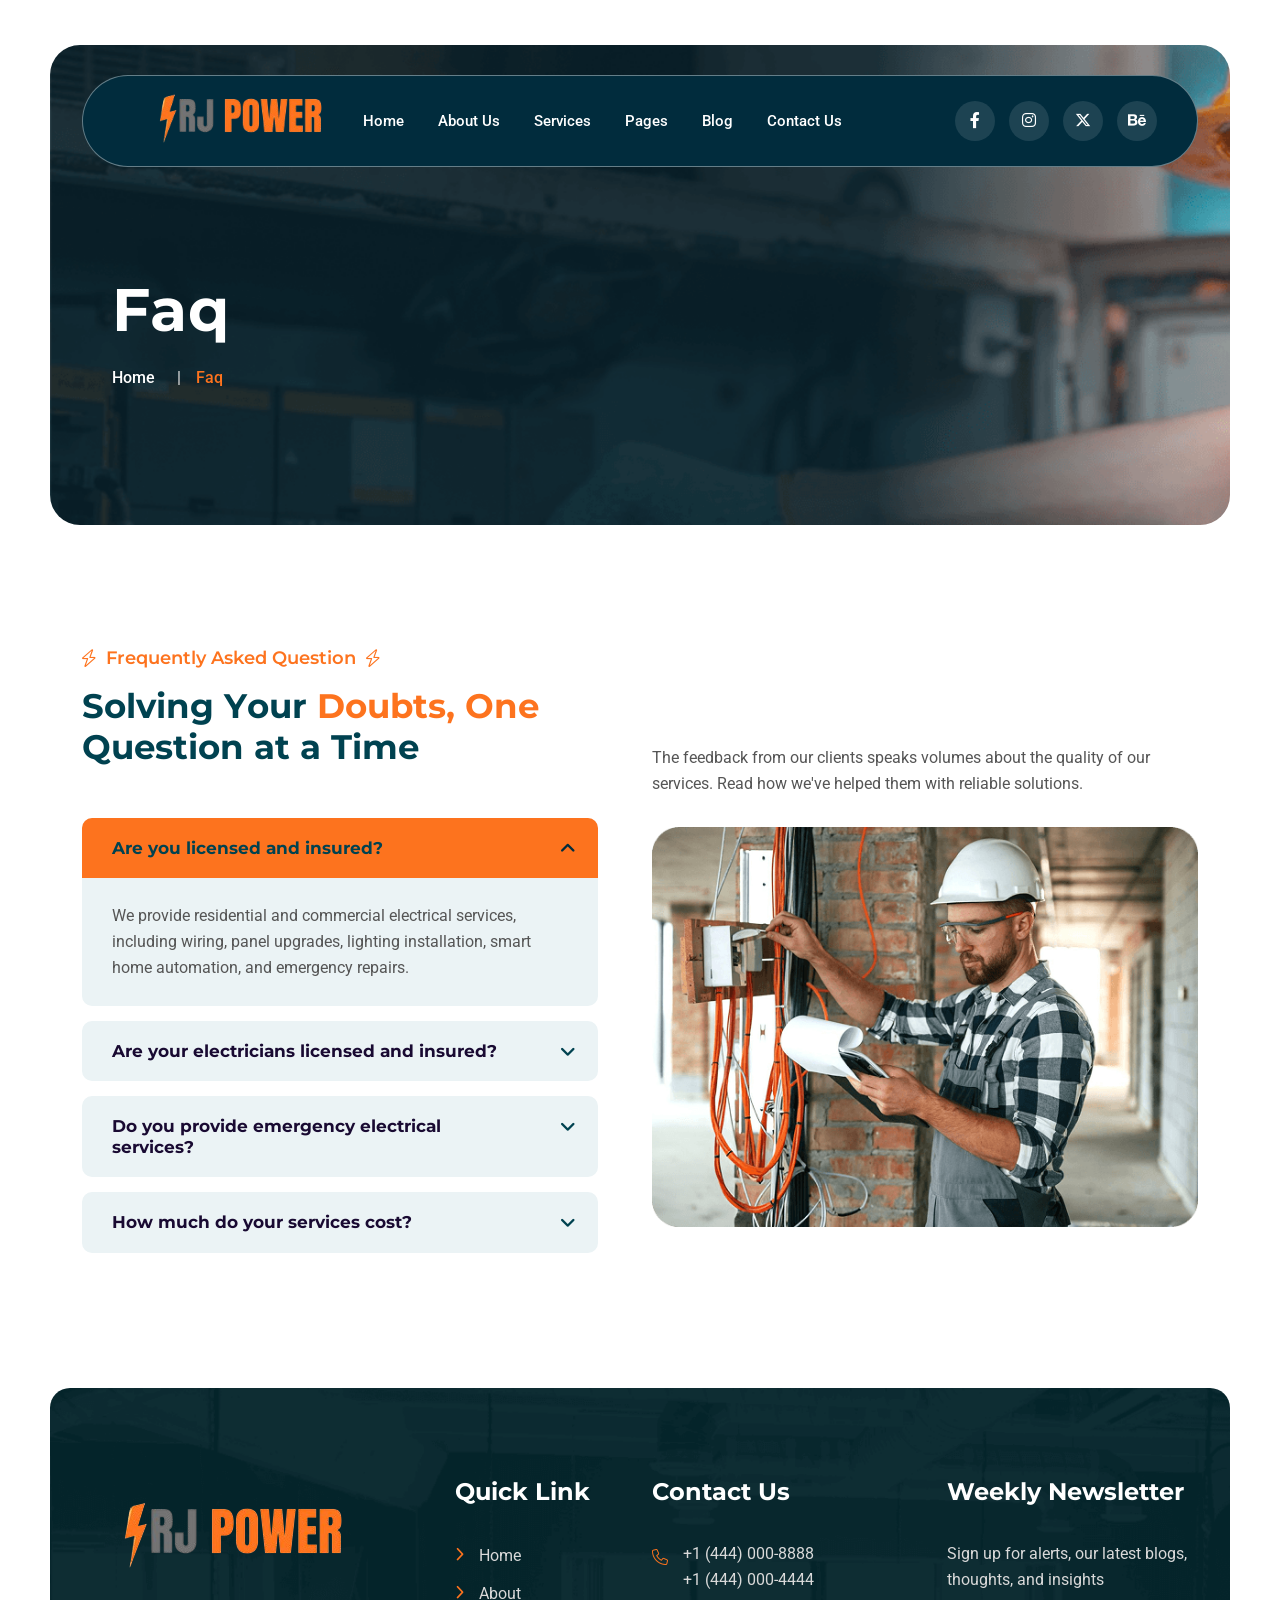
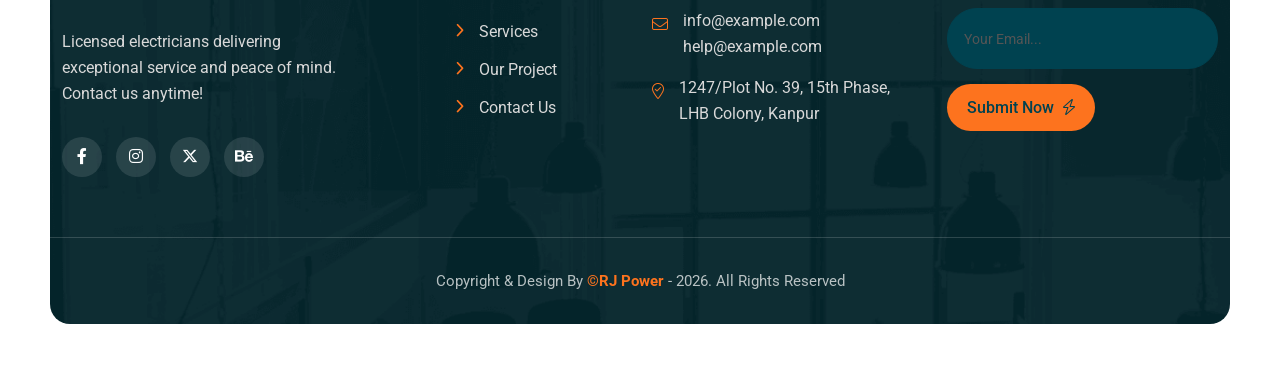
<file: faq.html>
<!doctype html>
<html class="no-js" lang="zxx">


<head>
    <meta charset="utf-8">
    <meta http-equiv="x-ua-compatible" content="ie=edge">
    <title>RJ Power - Dietitian & Wellness Website </title>
    <meta name="description" content="">
    <meta name="viewport" content="width=device-width, initial-scale=1">
    <link rel="shortcut icon" type="image/x-icon" href="img/favicon.png">
    <!-- Place favicon.ico in the root directory -->

    <!-- CSS here -->
    <link rel="stylesheet" href="css/bootstrap.min.css">
    <link rel="stylesheet" href="css/animate.min.css">
    <link rel="stylesheet" href="css/magnific-popup.css">
    <link rel="stylesheet" href="fontawesome/css/all.min.css">
    <link rel="stylesheet" href="fontawesome-pro/css/all.min.css">
    <link rel="stylesheet" href="css/dripicons.css">
    <link rel="stylesheet" href="css/slick.css">
    <link rel="stylesheet" href="css/meanmenu.css">
    <link rel="stylesheet" href="css/default.css">
    <link rel="stylesheet" href="css/style.css">
    <link rel="stylesheet" href="css/swiper.min.css">
    <link rel="stylesheet" href="css/responsive.css">
</head>

<body>
   
    <!-- header -->
    <header class="header-area header-two">
        <div id="header-sticky3" class="menu-area">
            <div class="container-fluid pl-50 pr-50">

                <div class="container">
                    <div class="second-menu">
                        <div class="row align-items-center">
                            <div class="col-xl-3 col-lg-2 col-md-5">
                                <div class="logo">
                                    <a href="index.html"><img src="img/logo/logo.png" alt="logo"></a>
                                </div>
                            </div>
                            <div class="col-xl-6 col-lg-10">

                                <div class="main-menu text-center">
                                    <nav id="mobile-menu">
                                        <ul>
                                            <li class="has-sub">
                                                <a href="index.html">Home</a>
                                                <ul>
                                                    <li><a href="index.html">Home Page Main</a></li>
                                                    <li><a href="index-2.html">Home Hero Slider</a></li>
                                                   
                                                </ul>
                                            </li>
                                            <li><a href="about.html">About Us</a></li>
                                            <li class="has-sub">
                                                <a href="services.html">Services</a>
                                                <ul>
                                                    <li><a href="services.html">Services</a></li>
                                                    <li><a href="single-service.html">Services Details</a></li>
                                                </ul>
                                            </li>

                                            <li class="has-sub">
                                                <a href="#">Pages</a>
                                                <ul>
                                                    <li><a href="projects.html">Gallery</a></li>
                                                    <li><a href="pricing.html">Pricing</a></li>
                                                    <li><a href="team.html">Team</a></li>
                                                    <li><a href="faq.html">Faq</a></li>
                                                </ul>
                                            </li>
                                            <li class="has-sub">
                                                <a href="#">Blog</a>
                                                <ul>
                                                    <li><a href="blog.html">Blog</a></li>
                                                    <li><a href="blog-details.html">Blog Details</a></li>
                                                </ul>
                                            </li>
                                            <li><a href="contact.html">Contact Us</a></li>
                                        </ul>
                                    </nav>
                                </div>
                            </div>
                            <div class="col-xl-3 col-lg-5 d-none d-xl-block text-right">
                                <div class="footer-social">
                                    <a href="#"><i class="fab fa-facebook-f"></i></a>
                                    <a href="#"><i class="fab fa-instagram"></i></a>
                                    <a href="#"><i class="fa-brands fa-x-twitter"></i></a>
                                    <a href="#"><i class="fab fa-behance"></i></a>
                                </div>

                            </div>

                            <div class="col-12">
                                <div class="mobile-menu"></div>
                            </div>
                        </div>
                    </div>
                </div>

            </div>
        </div>
    </header>
    <!-- header-end -->
    <!-- offcanvas-area -->
    <div class="offcanvas-menu">
        <span class="menu-close"><i class="fas fa-times"></i></span>
        <form role="search" method="get" id="searchform" class="searchform" action="#">
            <input type="text" name="s" id="search" placeholder="Search" />
            <button><i class="fa fa-search"></i></button>
        </form>
        <div id="cssmenu2" class="menu-one-page-menu-container">
            <ul id="menu-one-page-menu-12" class="menu">
                <li class="menu-item menu-item-type-custom menu-item-object-custom"><a href="#home"><span>+8 12 3456897</span></a></li>
                <li class="menu-item menu-item-type-custom menu-item-object-custom"><a href="#howitwork"><span>info@example.com</span></a></li>
            </ul>
        </div>
    </div>
    <div class="offcanvas-overly"></div>
    <!-- offcanvas-end -->

    <!-- main-area -->
    <main>
        <!-- breadcrumb-area -->
        <section class="pl-50 pr-50 ">
            <div class="breadcrumb-area d-flex justify-content-center align-items-center" style="background-image:url(img/bg/bdrc-bg.png)">
                <div class="container">
                    <div class="row align-items-center">
                        <div class="col-xl-12 col-lg-12">
                            <div class="breadcrumb-wrap text-center">
                                <div class="breadcrumb-title">
                                    <h2>Faq</h2>
                                    <div class="breadcrumb-wrap">

                                        <nav aria-label="breadcrumb">
                                            <ol class="breadcrumb">
                                                <li class="breadcrumb-item"><a href="index.html">Home</a></li>
                                                <li class="breadcrumb-item active" aria-current="page">Faq</li>
                                            </ol>
                                        </nav>
                                    </div>
                                </div>
                            </div>
                        </div>

                    </div>
                </div>
            </div>
        </section>
        <!-- breadcrumb-area-end -->
        <!-- faq-area -->
        <section class="faq pt-120 pb-120 p-relative fix">
            <div class="container">
                <div class="row">
                    <div class="col-lg-6 col-md-12  wow fadeInUp animated" data-animation="fadeInUp" data-delay=".4s">
                        <div class="faq-wrap pr-30 wow fadeInUp animated" data-animation="fadeInUp" data-delay=".4s">
                            <div class="section-title wow fadeInUp animated mb-50" data-animation="fadeInUp animated" data-delay=".2s">
                                <div class="sub-title"> <i class="fa-light fa-bolt"></i> frequently asked question <i class="fa-light fa-bolt"></i></div>
                                <h2 class="text-anime-style-3">Solving Your <span>Doubts,</span> <span>One</span> Question at a Time</h2>
                            </div>
                            <div class="accordion" id="accordionExample">
                                <div class="card">
                                    <div class="card-header" id="headingThree">
                                        <h2 class="mb-0">
                                            <button class="faq-btn" type="button" data-bs-toggle="collapse" data-bs-target="#collapseThree">
                                                Are you licensed and insured?
                                            </button>
                                        </h2>
                                    </div>
                                    <div id="collapseThree" class="collapse show" data-bs-parent="#accordionExample">
                                        <div class="card-body">
                                            We provide residential and commercial electrical services, including wiring, panel upgrades, lighting installation, smart home automation, and emergency repairs.

                                        </div>
                                    </div>
                                </div>
                                <div class="card">
                                    <div class="card-header" id="headingOne">
                                        <h2 class="mb-0">
                                            <button class="faq-btn collapsed" type="button" data-bs-toggle="collapse" data-bs-target="#collapseOne">
                                                Are your electricians licensed and insured?
                                            </button>
                                        </h2>
                                    </div>
                                    <div id="collapseOne" class="collapse" data-bs-parent="#accordionExample">
                                        <div class="card-body">
                                            We provide residential and commercial electrical services, including wiring, panel upgrades, lighting installation, smart home automation, and emergency repairs.

                                        </div>
                                    </div>
                                </div>
                                <div class="card">
                                    <div class="card-header" id="headingTwo">
                                        <h2 class="mb-0">
                                            <button class="faq-btn collapsed" type="button" data-bs-toggle="collapse" data-bs-target="#collapseTwo">
                                                Do you provide emergency electrical services?
                                            </button>
                                        </h2>
                                    </div>
                                    <div id="collapseTwo" class="collapse" data-bs-parent="#accordionExample">
                                        <div class="card-body">
                                            We provide residential and commercial electrical services, including wiring, panel upgrades, lighting installation, smart home automation, and emergency repairs.

                                        </div>
                                    </div>
                                </div>
                                <div class="card">
                                    <div class="card-header" id="headingFour">
                                        <h2 class="mb-0">
                                            <button class="faq-btn collapsed" type="button" data-bs-toggle="collapse" data-bs-target="#collapseFour">
                                                How much do your services cost?
                                            </button>
                                        </h2>
                                    </div>
                                    <div id="collapseFour" class="collapse" data-bs-parent="#accordionExample">
                                        <div class="card-body">
                                            We provide residential and commercial electrical services, including wiring, panel upgrades, lighting installation, smart home automation, and emergency repairs.
                                        </div>
                                    </div>
                                </div>
                            </div>
                        </div>
                    </div>
                    <div class="col-lg-6 col-md-12  wow fadeInDown animated" data-animation="fadeInDown" data-delay=".4s">
                        <div class="faq-img mt-100 p-relative img-custom-anim-left wow fadeInLeft" data-delay=".1s">
                            <p class="mb-30">The feedback from our clients speaks volumes about the quality of our services. Read how we've helped them with reliable solutions.</p>
                            <img src="img/bg/faq_img.png" alt="img">
                        </div>
                    </div>

                </div>
            </div>
        </section>
        <!-- faq-area -->

    </main>
    <!-- main-area-end -->

    <!-- footer -->
    <footer class="footer-bg footer-p mb-50">
        <div class="footer-top pt-90" style="background-image: url(img/bg/footer-bg.png); background-repeat: no-repeat; background-size: cover;">
            <div class="container">
                <div class="row justify-content-between">
                    <div class="col-xl-4 col-lg-4 col-sm-6">
                        <div class="footer-widget mb-30">
                            <div class="f-widget-title mb-30">
                                <img src="img/logo/f_logo-power.png" alt="img">
                            </div>
                            <p class="pr-90">Licensed electricians delivering exceptional service and peace of mind. Contact us anytime!</p>
                            <div class="footer-social mt-30">
                                <a href="#"><i class="fab fa-facebook-f"></i></a>
                                <a href="#"><i class="fab fa-instagram"></i></a>
                                <a href="#"><i class="fa-brands fa-x-twitter"></i></a>
                                <a href="#"><i class="fab fa-behance"></i></a>
                            </div>
                        </div>
                    </div>
                    <div class="col-xl-2 col-lg-2 col-sm-6">
                        <div class="footer-widget mb-30">
                            <div class="f-widget-title">
                                <h2>Quick Link</h2>
                            </div>
                            <div class="footer-link">
                                <ul>
                                    <li><a href="about.html">Home</a></li>
                                    <li><a href="about.html">about</a></li>
                                    <li><a href="services.html">services</a></li>
                                    <li><a href="projects.html">Our Project</a></li>
                                    <li><a href="contact.html">Contact Us</a></li>
                                </ul>
                            </div>
                        </div>
                    </div>
                    <div class="col-xl-3 col-lg-3 col-sm-6">
                        <div class="footer-widget mb-30">
                            <div class="f-widget-title">
                                <h2>Contact Us</h2>
                            </div>
                            <div class="f-contact">
                                <ul>
                                    <li>
                                        <i class="icon fal fa-phone"></i>
                                        <span><a href="tel:+14440008888">+1 (444) 000-8888</a><br><a href="tel:+14440004444">+1 (444) 000-4444</a></span>
                                    </li>
                                    <li><i class="icon fal fa-envelope"></i>
                                        <span>
                                            <a href="mailto:info@example.com">info@example.com</a>
                                            <br>
                                            <a href="mailto:help@example.com">help@example.com</a>
                                        </span>
                                    </li>
                                    <li>
                                        <i class="icon fal fa-map-marker-check"></i>
                                        <span>1247/Plot No. 39, 15th Phase,<br> LHB Colony, Kanpur</span>
                                    </li>
                                </ul>
                            </div>
                        </div>
                    </div>
                    <div class="col-xl-3 col-lg-3 col-sm-6">
                        <div class="footer-widget mb-30">
                            <div class="f-widget-title">
                                <h2>Weekly Newsletter</h2>
                            </div>
                            <div class="footer-link">
                                <p>Sign up for alerts, our latest blogs, thoughts, and insights</p>
                                <div class="subricbe p-relative" data-animation="fadeInDown" data-delay=".4s">
                                    <form action="https://tarbiyahschool.co.in/powerhaus/news-mail.php" method="post" class="contact-form ">
                                        <input type="text" id="email2" name="email2" class="header-input" placeholder="Your Email..." required="">
                                        <button class="btn header-btn"> Submit Now <i class="fa-light fa-bolt"></i> </button>
                                    </form>
                                </div>
                            </div>

                        </div>
                    </div>
                </div>
            </div>
            <div class="copyright-wrap">
                <div class="container">
                    <div class="row align-items-center text-center">
                        <div class="col-lg-12 col-md-12">
                            Copyright &amp; Design By <a href="#">©RJ Power</a> - 2026. All Rights Reserved
                        </div>
                    </div>
                </div>
            </div>
        </div>
    </footer>
    <!-- footer-end -->
    <!-- JS here -->
    <script src="js/vendor/modernizr-3.5.0.min.js"></script>
    <script src="js/vendor/jquery-3.6.0.min.js"></script>
    <script src="js/popper.min.js"></script>
    <script src="js/bootstrap.min.js"></script>
    <script src="js/slick.min.js"></script>
    <script src="js/wow.min.js"></script>
    <script src="js/js_isotope.pkgd.min.js"></script>
    <script src="js/imagesloaded.min.js"></script>
    <script src="js/parallax.min.js"></script>
    <script src="js/jquery.waypoints.min.js"></script>
    <script src="js/jquery.counterup.min.js"></script>
    <script src="js/jquery.scrollUp.min.js"></script>
    <script src="js/swiper.min.js"></script>
    <script src="js/jquery.meanmenu.min.js"></script>
    <script src="js/jquery.magnific-popup.min.js"></script>
    <!--gsap js file -->
    <script src="js/gsap.min.js"></script>
    <!-- Text Effect js file -->
    <script src="js/SplitText.js"></script>
    <script src="js/ScrollTrigger.min.js"></script>
    <script src="js/main.js"></script>
</body>


</html>
</file>
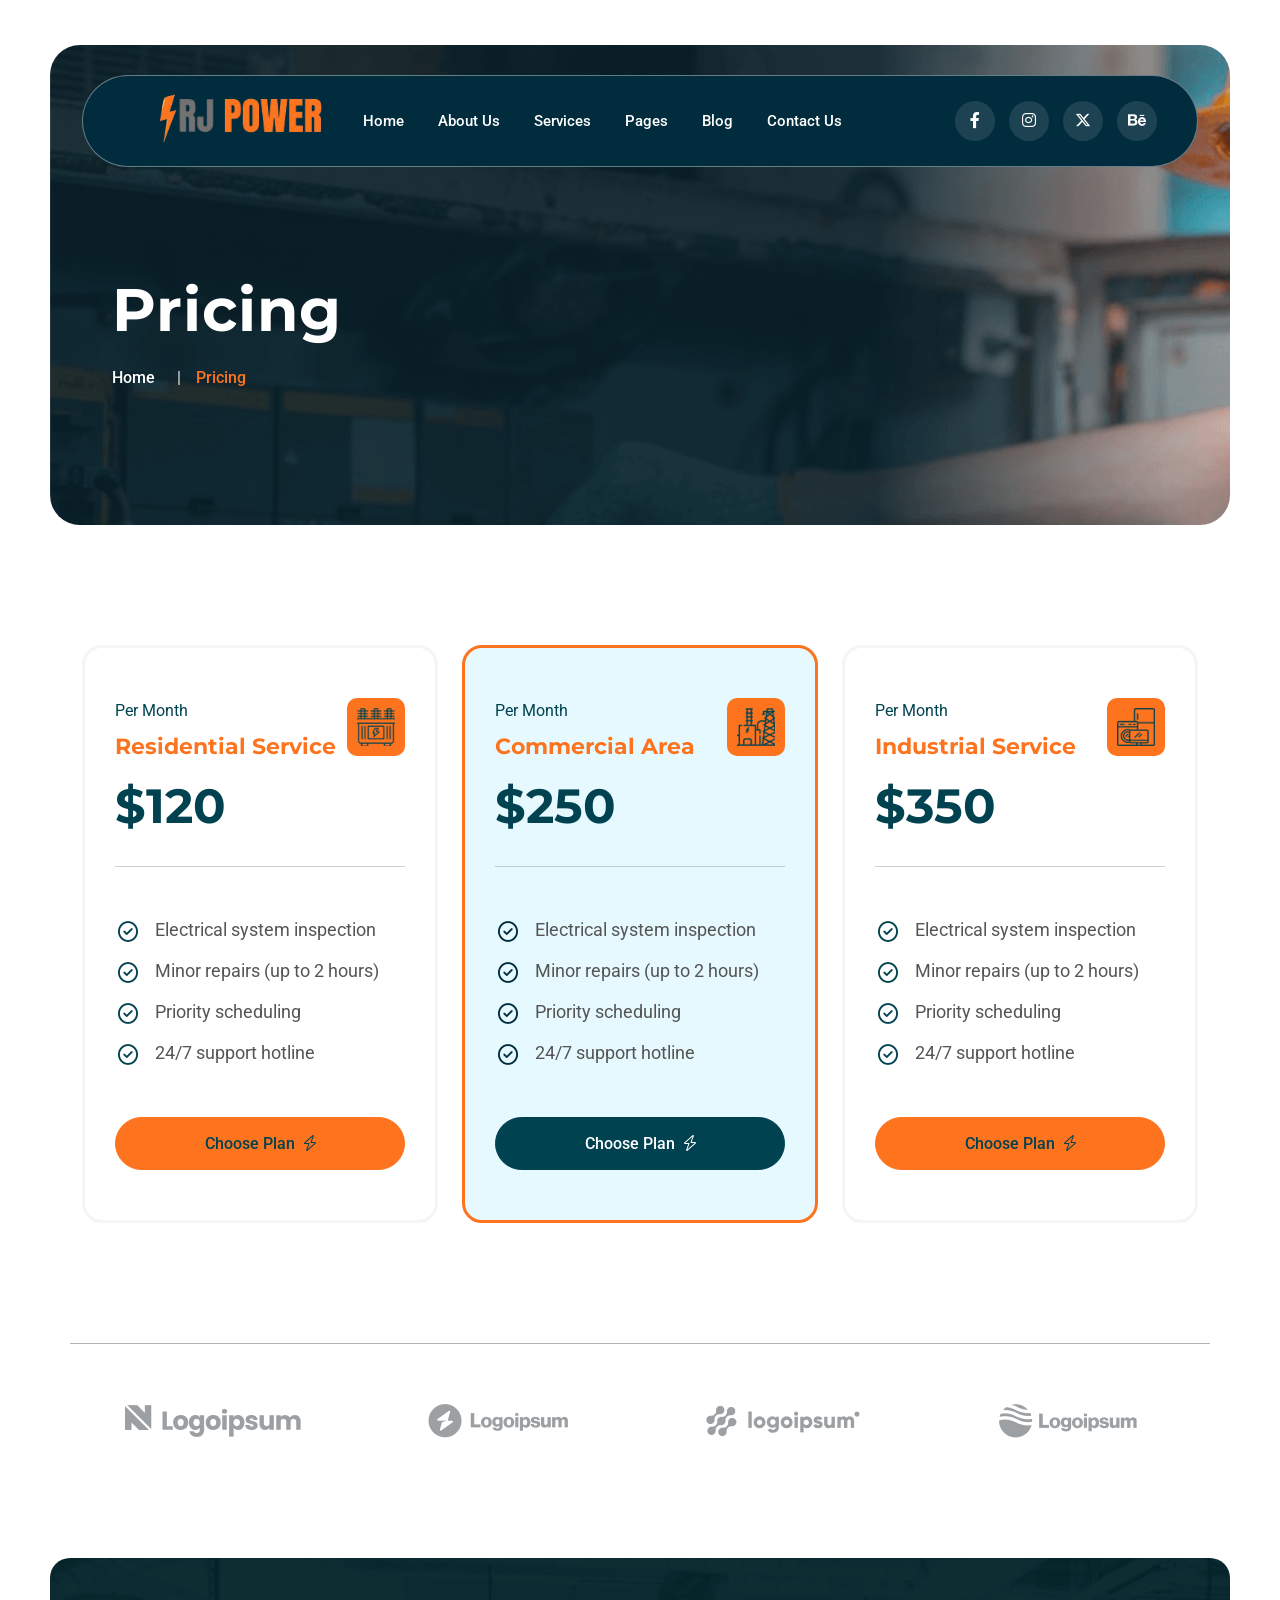
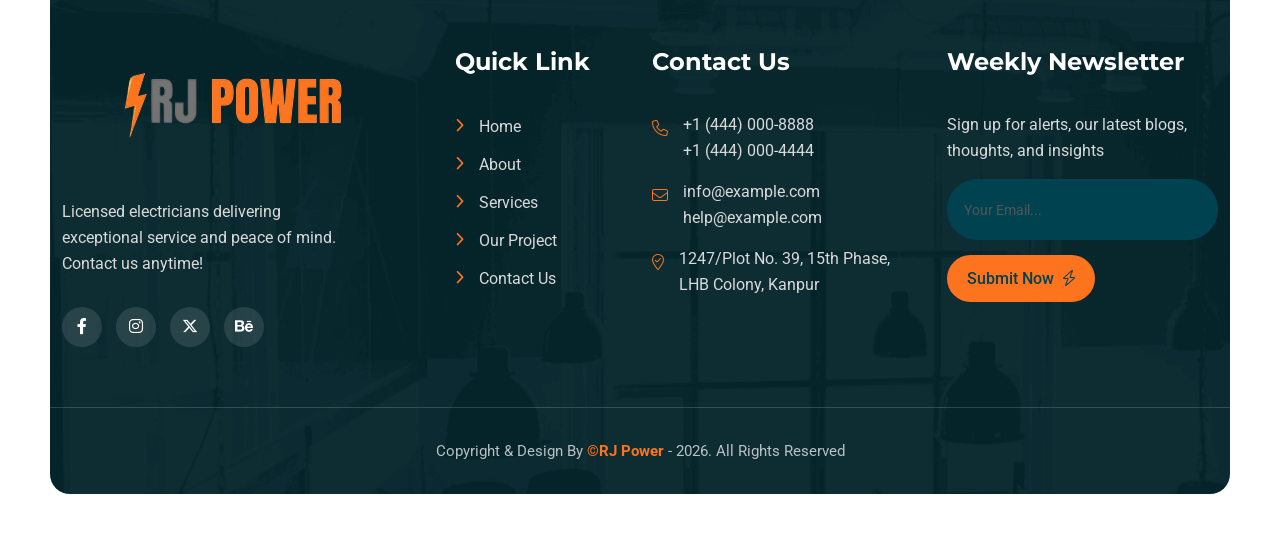
<file: pricing.html>
<!doctype html>
<html class="no-js" lang="zxx">


<head>
    <meta charset="utf-8">
    <meta http-equiv="x-ua-compatible" content="ie=edge">
    <title>RJ Power - Dietitian & Wellness Website </title>
    <meta name="description" content="">
    <meta name="viewport" content="width=device-width, initial-scale=1">
    <link rel="shortcut icon" type="image/x-icon" href="img/favicon.png">
    <!-- Place favicon.ico in the root directory -->

    <!-- CSS here -->
    <link rel="stylesheet" href="css/bootstrap.min.css">
    <link rel="stylesheet" href="css/animate.min.css">
    <link rel="stylesheet" href="css/magnific-popup.css">
    <link rel="stylesheet" href="fontawesome/css/all.min.css">
    <link rel="stylesheet" href="fontawesome-pro/css/all.min.css">
    <link rel="stylesheet" href="css/dripicons.css">
    <link rel="stylesheet" href="css/slick.css">
    <link rel="stylesheet" href="css/meanmenu.css">
    <link rel="stylesheet" href="css/default.css">
    <link rel="stylesheet" href="css/style.css">
    <link rel="stylesheet" href="css/swiper.min.css">
    <link rel="stylesheet" href="css/responsive.css">
</head>

<body>
    
    <!-- header -->
    <header class="header-area header-two">
        <div id="header-sticky3" class="menu-area">
            <div class="container-fluid pl-50 pr-50">

                <div class="container">
                    <div class="second-menu">
                        <div class="row align-items-center">
                            <div class="col-xl-3 col-lg-2 col-md-5">
                                <div class="logo">
                                    <a href="index.html"><img src="img/logo/logo.png" alt="logo"></a>
                                </div>
                            </div>
                            <div class="col-xl-6 col-lg-10">

                                <div class="main-menu text-center">
                                    <nav id="mobile-menu">
                                        <ul>
                                            <li class="has-sub">
                                                <a href="index.html">Home</a>
                                                <ul>
                                                    <li><a href="index.html">Home Page Main</a></li>
                                                    <li><a href="index-2.html">Home Hero Slider</a></li>

                                                </ul>
                                            </li>
                                            <li><a href="about.html">About Us</a></li>
                                            <li class="has-sub">
                                                <a href="services.html">Services</a>
                                                <ul>
                                                    <li><a href="services.html">Services</a></li>
                                                    <li><a href="single-service.html">Services Details</a></li>
                                                </ul>
                                            </li>

                                            <li class="has-sub">
                                                <a href="#">Pages</a>
                                                <ul>
                                                    <li><a href="projects.html">Gallery</a></li>
                                                    <li><a href="pricing.html">Pricing</a></li>
                                                    <li><a href="team.html">Team</a></li>
                                                    <li><a href="faq.html">Faq</a></li>
                                                </ul>
                                            </li>
                                            <li class="has-sub">
                                                <a href="#">Blog</a>
                                                <ul>
                                                    <li><a href="blog.html">Blog</a></li>
                                                    <li><a href="blog-details.html">Blog Details</a></li>
                                                </ul>
                                            </li>
                                            <li><a href="contact.html">Contact Us</a></li>
                                        </ul>
                                    </nav>
                                </div>
                            </div>
                            <div class="col-xl-3 col-lg-5 d-none d-xl-block text-right">
                                <div class="footer-social">
                                    <a href="#"><i class="fab fa-facebook-f"></i></a>
                                    <a href="#"><i class="fab fa-instagram"></i></a>
                                    <a href="#"><i class="fa-brands fa-x-twitter"></i></a>
                                    <a href="#"><i class="fab fa-behance"></i></a>
                                </div>

                            </div>

                            <div class="col-12">
                                <div class="mobile-menu"></div>
                            </div>
                        </div>
                    </div>
                </div>

            </div>
        </div>
    </header>
    <!-- header-end -->
    <!-- offcanvas-area -->
    <div class="offcanvas-menu">
        <span class="menu-close"><i class="fas fa-times"></i></span>
        <form role="search" method="get" id="searchform" class="searchform" action="#">
            <input type="text" name="s" id="search" placeholder="Search" />
            <button><i class="fa fa-search"></i></button>
        </form>
        <div id="cssmenu2" class="menu-one-page-menu-container">
            <ul id="menu-one-page-menu-12" class="menu">
                <li class="menu-item menu-item-type-custom menu-item-object-custom"><a href="#home"><span>+8 12 3456897</span></a></li>
                <li class="menu-item menu-item-type-custom menu-item-object-custom"><a href="#howitwork"><span>info@example.com</span></a></li>
            </ul>
        </div>
    </div>
    <div class="offcanvas-overly"></div>
    <!-- offcanvas-end -->

    <!-- main-area -->
    <main>
        <!-- breadcrumb-area -->
        <section class="pl-50 pr-50 ">
            <div class="breadcrumb-area d-flex justify-content-center align-items-center" style="background-image:url(img/bg/bdrc-bg.png)">
                <div class="container">
                    <div class="row align-items-center">
                        <div class="col-xl-12 col-lg-12">
                            <div class="breadcrumb-wrap text-center">
                                <div class="breadcrumb-title">
                                    <h2>Pricing</h2>
                                    <div class="breadcrumb-wrap">

                                        <nav aria-label="breadcrumb">
                                            <ol class="breadcrumb">
                                                <li class="breadcrumb-item"><a href="index.html">Home</a></li>
                                                <li class="breadcrumb-item active" aria-current="page">Pricing</li>
                                            </ol>
                                        </nav>
                                    </div>
                                </div>
                            </div>
                        </div>

                    </div>
                </div>
            </div>
        </section>
        <!-- breadcrumb-area-end -->
        <!-- pricing-area -->
        <section id="pricing" class="pricing-area fix p-relative">
            <div class="container-box pt-120 pb-60">
                <div class="container">
                    <div class="row">
                        <div class="col-lg-4 col-md-6">
                            <div class="pricing-box  mb-60 wow fadeInDown animated" data-delay=".4s">
                                <div class="pricing-head">
                                    <div class="price-icon">
                                        <img src="img/icon/pr-icon-01.png" alt="icon" />
                                    </div>
                                    <p>Per Month</p>
                                    <h3>Residential Service</h3>
                                    <div class="price-count">
                                        <h2>$120</h2>
                                    </div>
                                    <hr>
                                </div>

                                <div class="pricing-body mt-20 mb-30">
                                    <ul>
                                        <li>Electrical system inspection</li>
                                        <li>Minor repairs (up to 2 hours)</li>
                                        <li>Priority scheduling</li>
                                        <li>24/7 support hotline</li>
                                    </ul>
                                </div>


                                <div class="pricing-btn">
                                    <a href="contact.html" class="btn yellow-btn">Choose Plan <i class="fa-light fa-bolt"></i></a>
                                </div>
                            </div>
                        </div>
                        <div class="col-lg-4 col-md-6">
                            <div class="pricing-box active mb-60 wow fadeInDown animated" data-delay=".4s">
                                <div class="pricing-head">
                                    <div class="price-icon">
                                        <img src="img/icon/pr-icon-02.png" alt="icon" />
                                    </div>
                                    <p>Per Month</p>
                                    <h3>Commercial Area</h3>
                                    <div class="price-count">
                                        <h2>$250</h2>
                                    </div>
                                    <hr>
                                </div>

                                <div class="pricing-body mt-20 mb-30">
                                    <ul>
                                        <li>Electrical system inspection</li>
                                        <li>Minor repairs (up to 2 hours)</li>
                                        <li>Priority scheduling</li>
                                        <li>24/7 support hotline</li>
                                    </ul>
                                </div>


                                <div class="pricing-btn">
                                    <a href="contact.html" class="btn yellow-btn">Choose Plan <i class="fa-light fa-bolt"></i></a>
                                </div>
                            </div>

                        </div>
                        <div class="col-lg-4 col-md-6">
                            <div class="pricing-box  mb-60 wow fadeInDown animated" data-delay=".4s">
                                <div class="pricing-head">
                                    <div class="price-icon">
                                        <img src="img/icon/pr-icon-03.png" alt="icon" />
                                    </div>
                                    <p>Per Month</p>
                                    <h3>Industrial Service</h3>
                                    <div class="price-count">
                                        <h2>$350</h2>
                                    </div>
                                    <hr>
                                </div>

                                <div class="pricing-body mt-20 mb-30">
                                    <ul>
                                        <li>Electrical system inspection</li>
                                        <li>Minor repairs (up to 2 hours)</li>
                                        <li>Priority scheduling</li>
                                        <li>24/7 support hotline</li>
                                    </ul>
                                </div>


                                <div class="pricing-btn">
                                    <a href="contact.html" class="btn yellow-btn">Choose Plan <i class="fa-light fa-bolt"></i></a>
                                </div>
                            </div>
                        </div>
                    </div>
                </div>
            </div>
        </section>
        <!-- pricing-area-end -->
        <!-- brand-area -->
        <section class="brand-area p-relative fix">
            <div class="container pt-60 pb-120" style="border-top:1px solid #0000004d;">
                <div class="row brand-active">
                    <div class="col-xl-2">
                        <div class="single-brand img-custom-anim-left wow fadeInLeft" data-delay=".1s">
                            <img src="img/brand/client-01.png" alt="img">
                        </div>
                    </div>
                    <div class="col-xl-2">
                        <div class="single-brand img-custom-anim-left wow fadeInLeft" data-delay=".1s">
                            <img src="img/brand/client-02.png" alt="img">
                        </div>
                    </div>
                    <div class="col-xl-2">
                        <div class="single-brand img-custom-anim-left wow fadeInLeft" data-delay=".1s">
                            <img src="img/brand/client-03.png" alt="img">
                        </div>
                    </div>
                    <div class="col-xl-2">
                        <div class="single-brand img-custom-anim-left wow fadeInLeft" data-delay=".1s">
                            <img src="img/brand/client-04.png" alt="img">
                        </div>
                    </div>
                    <div class="col-xl-2">
                        <div class="single-brand img-custom-anim-left wow fadeInLeft" data-delay=".1s">
                            <img src="img/brand/client-05.png" alt="img">
                        </div>
                    </div>
                    <div class="col-xl-2">
                        <div class="single-brand img-custom-anim-left wow fadeInLeft" data-delay=".1s">
                            <img src="img/brand/client-03.png" alt="img">
                        </div>
                    </div>
                </div>
            </div>

        </section>
        <!-- brand-area-end -->
    </main>
    <!-- main-area-end -->
    <!-- footer -->
    <footer class="footer-bg footer-p mb-50">
        <div class="footer-top pt-90" style="background-image: url(img/bg/footer-bg.png); background-repeat: no-repeat; background-size: cover;">
            <div class="container">
                <div class="row justify-content-between">
                    <div class="col-xl-4 col-lg-4 col-sm-6">
                        <div class="footer-widget mb-30">
                            <div class="f-widget-title mb-30">
                                <img src="img/logo/f_logo-power.png" alt="img">
                            </div>
                            <p class="pr-90">Licensed electricians delivering exceptional service and peace of mind. Contact us anytime!</p>
                            <div class="footer-social mt-30">
                                <a href="#"><i class="fab fa-facebook-f"></i></a>
                                <a href="#"><i class="fab fa-instagram"></i></a>
                                <a href="#"><i class="fa-brands fa-x-twitter"></i></a>
                                <a href="#"><i class="fab fa-behance"></i></a>
                            </div>
                        </div>
                    </div>
                    <div class="col-xl-2 col-lg-2 col-sm-6">
                        <div class="footer-widget mb-30">
                            <div class="f-widget-title">
                                <h2>Quick Link</h2>
                            </div>
                            <div class="footer-link">
                                <ul>
                                    <li><a href="about.html">Home</a></li>
                                    <li><a href="about.html">about</a></li>
                                    <li><a href="services.html">services</a></li>
                                    <li><a href="projects.html">Our Project</a></li>
                                    <li><a href="contact.html">Contact Us</a></li>
                                </ul>
                            </div>
                        </div>
                    </div>
                    <div class="col-xl-3 col-lg-3 col-sm-6">
                        <div class="footer-widget mb-30">
                            <div class="f-widget-title">
                                <h2>Contact Us</h2>
                            </div>
                            <div class="f-contact">
                                <ul>
                                    <li>
                                        <i class="icon fal fa-phone"></i>
                                        <span><a href="tel:+14440008888">+1 (444) 000-8888</a><br><a href="tel:+14440004444">+1 (444) 000-4444</a></span>
                                    </li>
                                    <li><i class="icon fal fa-envelope"></i>
                                        <span>
                                            <a href="mailto:info@example.com">info@example.com</a>
                                            <br>
                                            <a href="mailto:help@example.com">help@example.com</a>
                                        </span>
                                    </li>
                                    <li>
                                        <i class="icon fal fa-map-marker-check"></i>
                                        <span>1247/Plot No. 39, 15th Phase,<br> LHB Colony, Kanpur</span>
                                    </li>
                                </ul>
                            </div>
                        </div>
                    </div>
                    <div class="col-xl-3 col-lg-3 col-sm-6">
                        <div class="footer-widget mb-30">
                            <div class="f-widget-title">
                                <h2>Weekly Newsletter</h2>
                            </div>
                            <div class="footer-link">
                                <p>Sign up for alerts, our latest blogs, thoughts, and insights</p>
                                <div class="subricbe p-relative" data-animation="fadeInDown" data-delay=".4s">
                                    <form action="https://tarbiyahschool.co.in/powerhaus/news-mail.php" method="post" class="contact-form ">
                                        <input type="text" id="email2" name="email2" class="header-input" placeholder="Your Email..." required="">
                                        <button class="btn header-btn"> Submit Now <i class="fa-light fa-bolt"></i> </button>
                                    </form>
                                </div>
                            </div>

                        </div>
                    </div>
                </div>
            </div>
            <div class="copyright-wrap">
                <div class="container">
                    <div class="row align-items-center text-center">
                        <div class="col-lg-12 col-md-12">
                            Copyright &amp; Design By <a href="#">©RJ Power</a> - 2026. All Rights Reserved
                        </div>
                    </div>
                </div>
            </div>
        </div>
    </footer>
    <!-- footer-end -->
    <!-- JS here -->
    <script src="js/vendor/modernizr-3.5.0.min.js"></script>
    <script src="js/vendor/jquery-3.6.0.min.js"></script>
    <script src="js/popper.min.js"></script>
    <script src="js/bootstrap.min.js"></script>
    <script src="js/slick.min.js"></script>
    <script src="js/wow.min.js"></script>
    <script src="js/js_isotope.pkgd.min.js"></script>
    <script src="js/imagesloaded.min.js"></script>
    <script src="js/parallax.min.js"></script>
    <script src="js/jquery.waypoints.min.js"></script>
    <script src="js/jquery.counterup.min.js"></script>
    <script src="js/jquery.scrollUp.min.js"></script>
    <script src="js/swiper.min.js"></script>
    <script src="js/jquery.meanmenu.min.js"></script>
    <script src="js/jquery.magnific-popup.min.js"></script>
    <!--gsap js file -->
    <script src="js/gsap.min.js"></script>
    <!-- Text Effect js file -->
    <script src="js/SplitText.js"></script>
    <script src="js/ScrollTrigger.min.js"></script>
    <script src="js/main.js"></script>
</body>


</html>
</file>
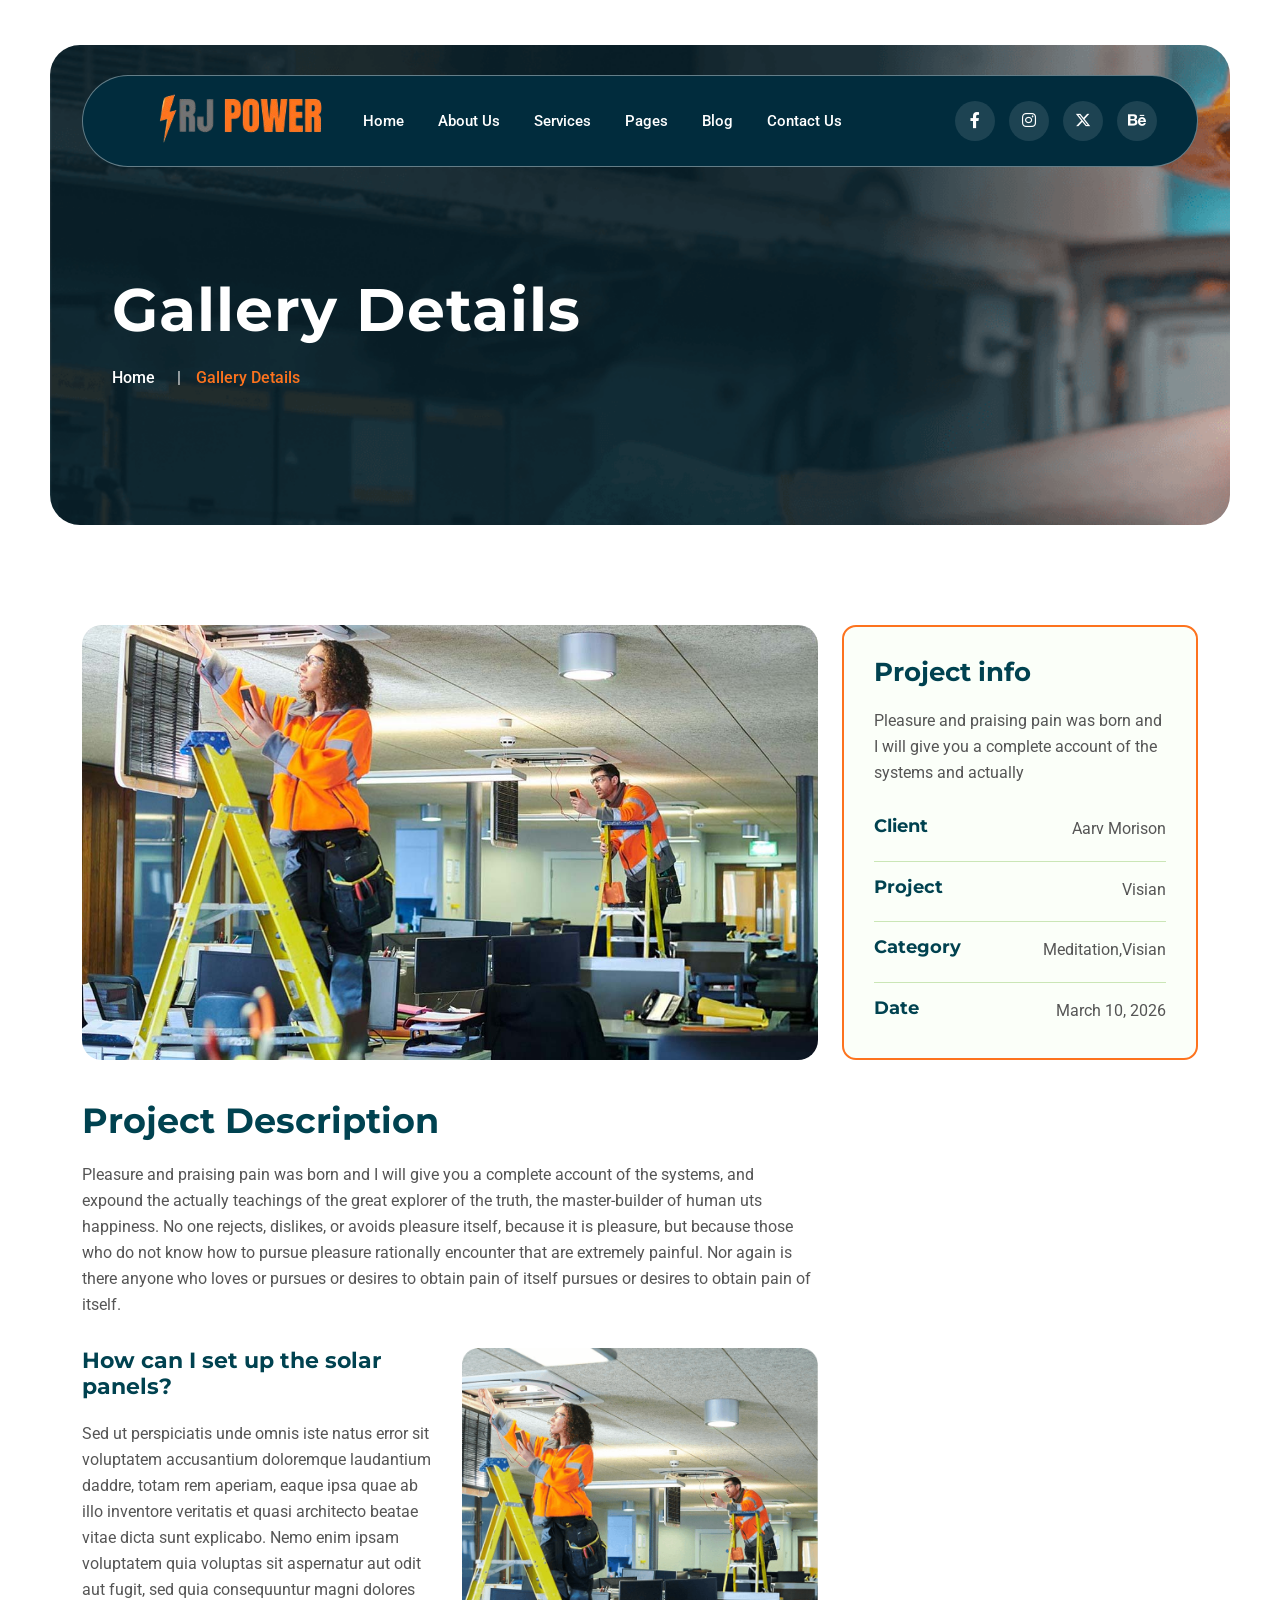
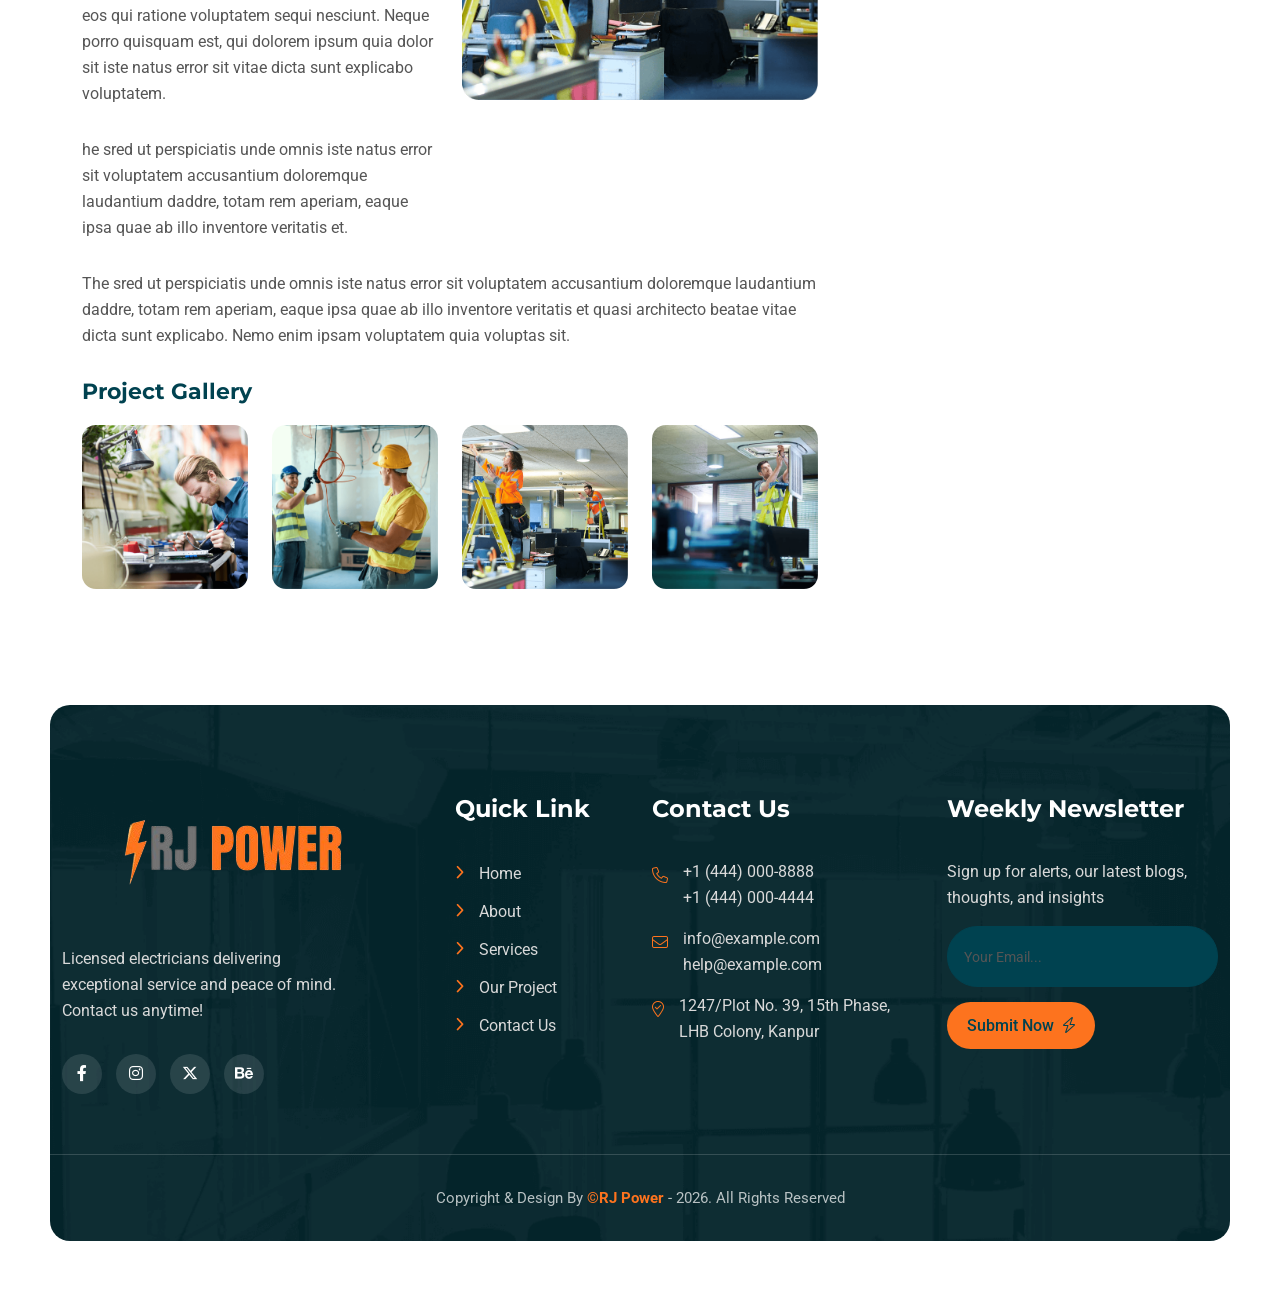
<file: projects-detail.html>
<!doctype html>
<html class="no-js" lang="zxx">


<head>
    <meta charset="utf-8">
    <meta http-equiv="x-ua-compatible" content="ie=edge">
    <title>RJ Power - Dietitian & Wellness Website </title>
    <meta name="description" content="">
    <meta name="viewport" content="width=device-width, initial-scale=1">
    <link rel="shortcut icon" type="image/x-icon" href="img/favicon.png">
    <!-- Place favicon.ico in the root directory -->

    <!-- CSS here -->
    <link rel="stylesheet" href="css/bootstrap.min.css">
    <link rel="stylesheet" href="css/animate.min.css">
    <link rel="stylesheet" href="css/magnific-popup.css">
    <link rel="stylesheet" href="fontawesome/css/all.min.css">
    <link rel="stylesheet" href="fontawesome-pro/css/all.min.css">
    <link rel="stylesheet" href="css/dripicons.css">
    <link rel="stylesheet" href="css/slick.css">
    <link rel="stylesheet" href="css/meanmenu.css">
    <link rel="stylesheet" href="css/default.css">
    <link rel="stylesheet" href="css/style.css">
    <link rel="stylesheet" href="css/swiper.min.css">
    <link rel="stylesheet" href="css/responsive.css">
</head>

<body>
   
    <!-- header -->
    <header class="header-area header-two">
        <div id="header-sticky3" class="menu-area">
            <div class="container-fluid pl-50 pr-50">

                <div class="container">
                    <div class="second-menu">
                        <div class="row align-items-center">
                            <div class="col-xl-3 col-lg-2 col-md-5">
                                <div class="logo">
                                    <a href="index.html"><img src="img/logo/logo.png" alt="logo"></a>
                                </div>
                            </div>
                            <div class="col-xl-6 col-lg-10">

                                <div class="main-menu text-center">
                                    <nav id="mobile-menu">
                                        <ul>
                                            <li class="has-sub">
                                                <a href="index.html">Home</a>
                                                <ul>
                                                    <li><a href="index.html">Home Page Main</a></li>
                                                    <li><a href="index-2.html">Home Hero Slider</a></li>
                                                   
                                                </ul>
                                            </li>
                                            <li><a href="about.html">About Us</a></li>
                                            <li class="has-sub">
                                                <a href="services.html">Services</a>
                                                <ul>
                                                    <li><a href="services.html">Services</a></li>
                                                    <li><a href="single-service.html">Services Details</a></li>
                                                </ul>
                                            </li>

                                            <li class="has-sub">
                                                <a href="#">Pages</a>
                                                <ul>
                                                    <li><a href="projects.html">Gallery</a></li>
                                                    <li><a href="pricing.html">Pricing</a></li>
                                                    <li><a href="team.html">Team</a></li>
                                                    <li><a href="faq.html">Faq</a></li>
                                                </ul>
                                            </li>
                                            <li class="has-sub">
                                                <a href="#">Blog</a>
                                                <ul>
                                                    <li><a href="blog.html">Blog</a></li>
                                                    <li><a href="blog-details.html">Blog Details</a></li>
                                                </ul>
                                            </li>
                                            <li><a href="contact.html">Contact Us</a></li>
                                        </ul>
                                    </nav>
                                </div>
                            </div>
                            <div class="col-xl-3 col-lg-5 d-none d-xl-block text-right">
                                <div class="footer-social">
                                    <a href="#"><i class="fab fa-facebook-f"></i></a>
                                    <a href="#"><i class="fab fa-instagram"></i></a>
                                    <a href="#"><i class="fa-brands fa-x-twitter"></i></a>
                                    <a href="#"><i class="fab fa-behance"></i></a>
                                </div>

                            </div>

                            <div class="col-12">
                                <div class="mobile-menu"></div>
                            </div>
                        </div>
                    </div>
                </div>

            </div>
        </div>
    </header>
    <!-- header-end -->
    <!-- offcanvas-area -->
    <div class="offcanvas-menu">
        <span class="menu-close"><i class="fas fa-times"></i></span>
        <form role="search" method="get" id="searchform" class="searchform" action="#">
            <input type="text" name="s" id="search" placeholder="Search" />
            <button><i class="fa fa-search"></i></button>
        </form>
        <div id="cssmenu2" class="menu-one-page-menu-container">
            <ul id="menu-one-page-menu-12" class="menu">
                <li class="menu-item menu-item-type-custom menu-item-object-custom"><a href="#home"><span>+8 12 3456897</span></a></li>
                <li class="menu-item menu-item-type-custom menu-item-object-custom"><a href="#howitwork"><span>info@example.com</span></a></li>
            </ul>
        </div>
    </div>
    <div class="offcanvas-overly"></div>
    <!-- offcanvas-end -->

    <!-- main-area -->
    <main>
        <!-- breadcrumb-area -->
        <section class="pl-50 pr-50 ">
            <div class="breadcrumb-area d-flex justify-content-center align-items-center" style="background-image:url(img/bg/bdrc-bg.png)">
                <div class="container">
                    <div class="row align-items-center">
                        <div class="col-xl-12 col-lg-12">
                            <div class="breadcrumb-wrap text-center">
                                <div class="breadcrumb-title">
                                    <h2>Gallery Details</h2>
                                    <div class="breadcrumb-wrap">

                                        <nav aria-label="breadcrumb">
                                            <ol class="breadcrumb">
                                                <li class="breadcrumb-item"><a href="index.html">Home</a></li>
                                                <li class="breadcrumb-item active" aria-current="page">Gallery Details</li>
                                            </ol>
                                        </nav>
                                    </div>
                                </div>
                            </div>
                        </div>

                    </div>
                </div>
            </div>
        </section>
        <!-- breadcrumb-area-end -->
        <!-- Project Detail -->
        <section class="project-detail pt-145 pb-90">
            <div class="container">
                <!-- Lower Content -->
                <div class="lower-content">
                    <div class="row">
                        <div class="col-lg-8">
                            <!-- Upper Content -->
                            <div class="upper-box">
                                <div class="single-item-carousel owl-carousel owl-theme">
                                    <figure class="image"> <img src="img/blog/inner_b1.jpg" alt="img"></figure>
                                </div>
                            </div>
                            <div class="inner-column">
                                <h2>Project Description</h2>
                                <p>Pleasure and praising pain was born and I will give you a complete account of the systems, and expound the actually teachings of the great explorer of the truth, the master-builder of human uts happiness. No one rejects, dislikes, or avoids pleasure itself, because it is pleasure, but because those who do not know how to pursue pleasure rationally encounter that are extremely painful. Nor again is there anyone who loves or pursues or desires to obtain pain of itself pursues or desires to obtain pain of itself.</p>
                                <!-- Two Column -->
                                <div class="two-column">
                                    <div class="row">
                                        <div class="text-column col-xl-6 col-lg-6 col-md-6">
                                            <h4>How can I set up the solar panels?</h4>
                                            <p>Sed ut perspiciatis unde omnis iste natus error sit voluptatem accusantium doloremque laudantium daddre, totam rem aperiam, eaque ipsa quae ab illo inventore veritatis et quasi architecto beatae vitae dicta sunt explicabo. Nemo enim ipsam voluptatem quia voluptas sit aspernatur aut odit aut fugit, sed quia consequuntur magni dolores eos qui ratione voluptatem sequi nesciunt. Neque porro quisquam est, qui dolorem ipsum quia dolor sit iste natus error sit vitae dicta sunt explicabo voluptatem.</p>
                                            <p>he sred ut perspiciatis unde omnis iste natus error sit voluptatem accusantium doloremque laudantium daddre, totam rem aperiam, eaque ipsa quae ab illo inventore veritatis et.</p>

                                        </div>

                                        <div class="image-column col-xl-6 col-lg-12 col-md-12">
                                            <figure class="image"> <img src="img/gallery/gallery-03.png" alt="img"></figure>
                                        </div>


                                    </div>
                                </div>

                                <p>The sred ut perspiciatis unde omnis iste natus error sit voluptatem accusantium doloremque laudantium daddre, totam rem aperiam, eaque ipsa quae ab illo inventore veritatis et quasi architecto beatae vitae dicta sunt explicabo. Nemo enim ipsam voluptatem quia voluptas sit.</p>

                                <h4>
                                    Project Gallery
                                </h4>
                                <div class="row">
                                    <div class="image-column col-xl-3 col-lg-12 col-md-12">
                                        <figure class="image"> <img src="img/gallery/gallery-01.png" alt="img"></figure>
                                    </div>
                                    <div class="image-column col-xl-3 col-lg-12 col-md-12">
                                        <figure class="image"> <img src="img/gallery/gallery-02.png" alt="img"></figure>
                                    </div>
                                    <div class="image-column col-xl-3 col-lg-12 col-md-12">
                                        <figure class="image"> <img src="img/gallery/gallery-03.png" alt="img"></figure>
                                    </div>
                                    <div class="image-column col-xl-3 col-lg-12 col-md-12">
                                        <figure class="image"> <img src="img/gallery/gallery-04.png" alt="img"></figure>
                                    </div>
                                </div>

                            </div>
                        </div>
                        <div class="info-column col-lg-4 col-md-12 col-sm-12">
                            <div class="inner-column">
                                <h3>Project info</h3>
                                <p>Pleasure and praising pain was born and I will give you a complete account of the systems and actually</p>
                                <ul class="project-info clearfix">
                                    <li>
                                        <h5>Client</h5> <span>Aarv Morison</span>
                                    </li>
                                    <li>
                                        <h5>Project</h5> <span>Visian</span>
                                    </li>
                                    <li>
                                        <h5>Category</h5> <span>Meditation,Visian</span>
                                    </li>
                                    <li>
                                        <h5>Date</h5><span>March 10, 2026</span>
                                    </li>
                                </ul>
                            </div>
                        </div>
                        <div class="text-column col-lg-12 col-md-12 col-sm-12">


                        </div>
                    </div>
                </div>
            </div>
        </section>
        <!--End Project Detail -->
    </main>
    <!-- main-area-end -->
    <!-- footer -->
    <footer class="footer-bg footer-p mb-50">
        <div class="footer-top pt-90" style="background-image: url(img/bg/footer-bg.png); background-repeat: no-repeat; background-size: cover;">
            <div class="container">
                <div class="row justify-content-between">
                    <div class="col-xl-4 col-lg-4 col-sm-6">
                        <div class="footer-widget mb-30">
                            <div class="f-widget-title mb-30">
                                <img src="img/logo/f_logo-power.png" alt="img">
                            </div>
                            <p class="pr-90">Licensed electricians delivering exceptional service and peace of mind. Contact us anytime!</p>
                            <div class="footer-social mt-30">
                                <a href="#"><i class="fab fa-facebook-f"></i></a>
                                <a href="#"><i class="fab fa-instagram"></i></a>
                                <a href="#"><i class="fa-brands fa-x-twitter"></i></a>
                                <a href="#"><i class="fab fa-behance"></i></a>
                            </div>
                        </div>
                    </div>
                    <div class="col-xl-2 col-lg-2 col-sm-6">
                        <div class="footer-widget mb-30">
                            <div class="f-widget-title">
                                <h2>Quick Link</h2>
                            </div>
                            <div class="footer-link">
                                <ul>
                                    <li><a href="about.html">Home</a></li>
                                    <li><a href="about.html">about</a></li>
                                    <li><a href="services.html">services</a></li>
                                    <li><a href="projects.html">Our Project</a></li>
                                    <li><a href="contact.html">Contact Us</a></li>
                                </ul>
                            </div>
                        </div>
                    </div>
                    <div class="col-xl-3 col-lg-3 col-sm-6">
                        <div class="footer-widget mb-30">
                            <div class="f-widget-title">
                                <h2>Contact Us</h2>
                            </div>
                            <div class="f-contact">
                                <ul>
                                    <li>
                                        <i class="icon fal fa-phone"></i>
                                        <span><a href="tel:+14440008888">+1 (444) 000-8888</a><br><a href="tel:+14440004444">+1 (444) 000-4444</a></span>
                                    </li>
                                    <li><i class="icon fal fa-envelope"></i>
                                        <span>
                                            <a href="mailto:info@example.com">info@example.com</a>
                                            <br>
                                            <a href="mailto:help@example.com">help@example.com</a>
                                        </span>
                                    </li>
                                    <li>
                                        <i class="icon fal fa-map-marker-check"></i>
                                        <span>1247/Plot No. 39, 15th Phase,<br> LHB Colony, Kanpur</span>
                                    </li>
                                </ul>
                            </div>
                        </div>
                    </div>
                    <div class="col-xl-3 col-lg-3 col-sm-6">
                        <div class="footer-widget mb-30">
                            <div class="f-widget-title">
                                <h2>Weekly Newsletter</h2>
                            </div>
                            <div class="footer-link">
                                <p>Sign up for alerts, our latest blogs, thoughts, and insights</p>
                                <div class="subricbe p-relative" data-animation="fadeInDown" data-delay=".4s">
                                    <form action="https://tarbiyahschool.co.in/powerhaus/news-mail.php" method="post" class="contact-form ">
                                        <input type="text" id="email2" name="email2" class="header-input" placeholder="Your Email..." required="">
                                        <button class="btn header-btn"> Submit Now <i class="fa-light fa-bolt"></i> </button>
                                    </form>
                                </div>
                            </div>

                        </div>
                    </div>
                </div>
            </div>
            <div class="copyright-wrap">
                <div class="container">
                    <div class="row align-items-center text-center">
                        <div class="col-lg-12 col-md-12">
                            Copyright &amp; Design By <a href="#">©RJ Power</a> - 2026. All Rights Reserved
                        </div>
                    </div>
                </div>
            </div>
        </div>
    </footer>
    <!-- footer-end -->
    <!-- JS here -->
    <script src="js/vendor/modernizr-3.5.0.min.js"></script>
    <script src="js/vendor/jquery-3.6.0.min.js"></script>
    <script src="js/popper.min.js"></script>
    <script src="js/bootstrap.min.js"></script>
    <script src="js/slick.min.js"></script>
    <script src="js/wow.min.js"></script>
    <script src="js/js_isotope.pkgd.min.js"></script>
    <script src="js/imagesloaded.min.js"></script>
    <script src="js/parallax.min.js"></script>
    <script src="js/jquery.waypoints.min.js"></script>
    <script src="js/jquery.counterup.min.js"></script>
    <script src="js/jquery.scrollUp.min.js"></script>
    <script src="js/swiper.min.js"></script>
    <script src="js/jquery.meanmenu.min.js"></script>
    <script src="js/jquery.magnific-popup.min.js"></script>
    <!--gsap js file -->
    <script src="js/gsap.min.js"></script>
    <!-- Text Effect js file -->
    <script src="js/SplitText.js"></script>
    <script src="js/ScrollTrigger.min.js"></script>
    <script src="js/main.js"></script>
</body>


</html>
</file>
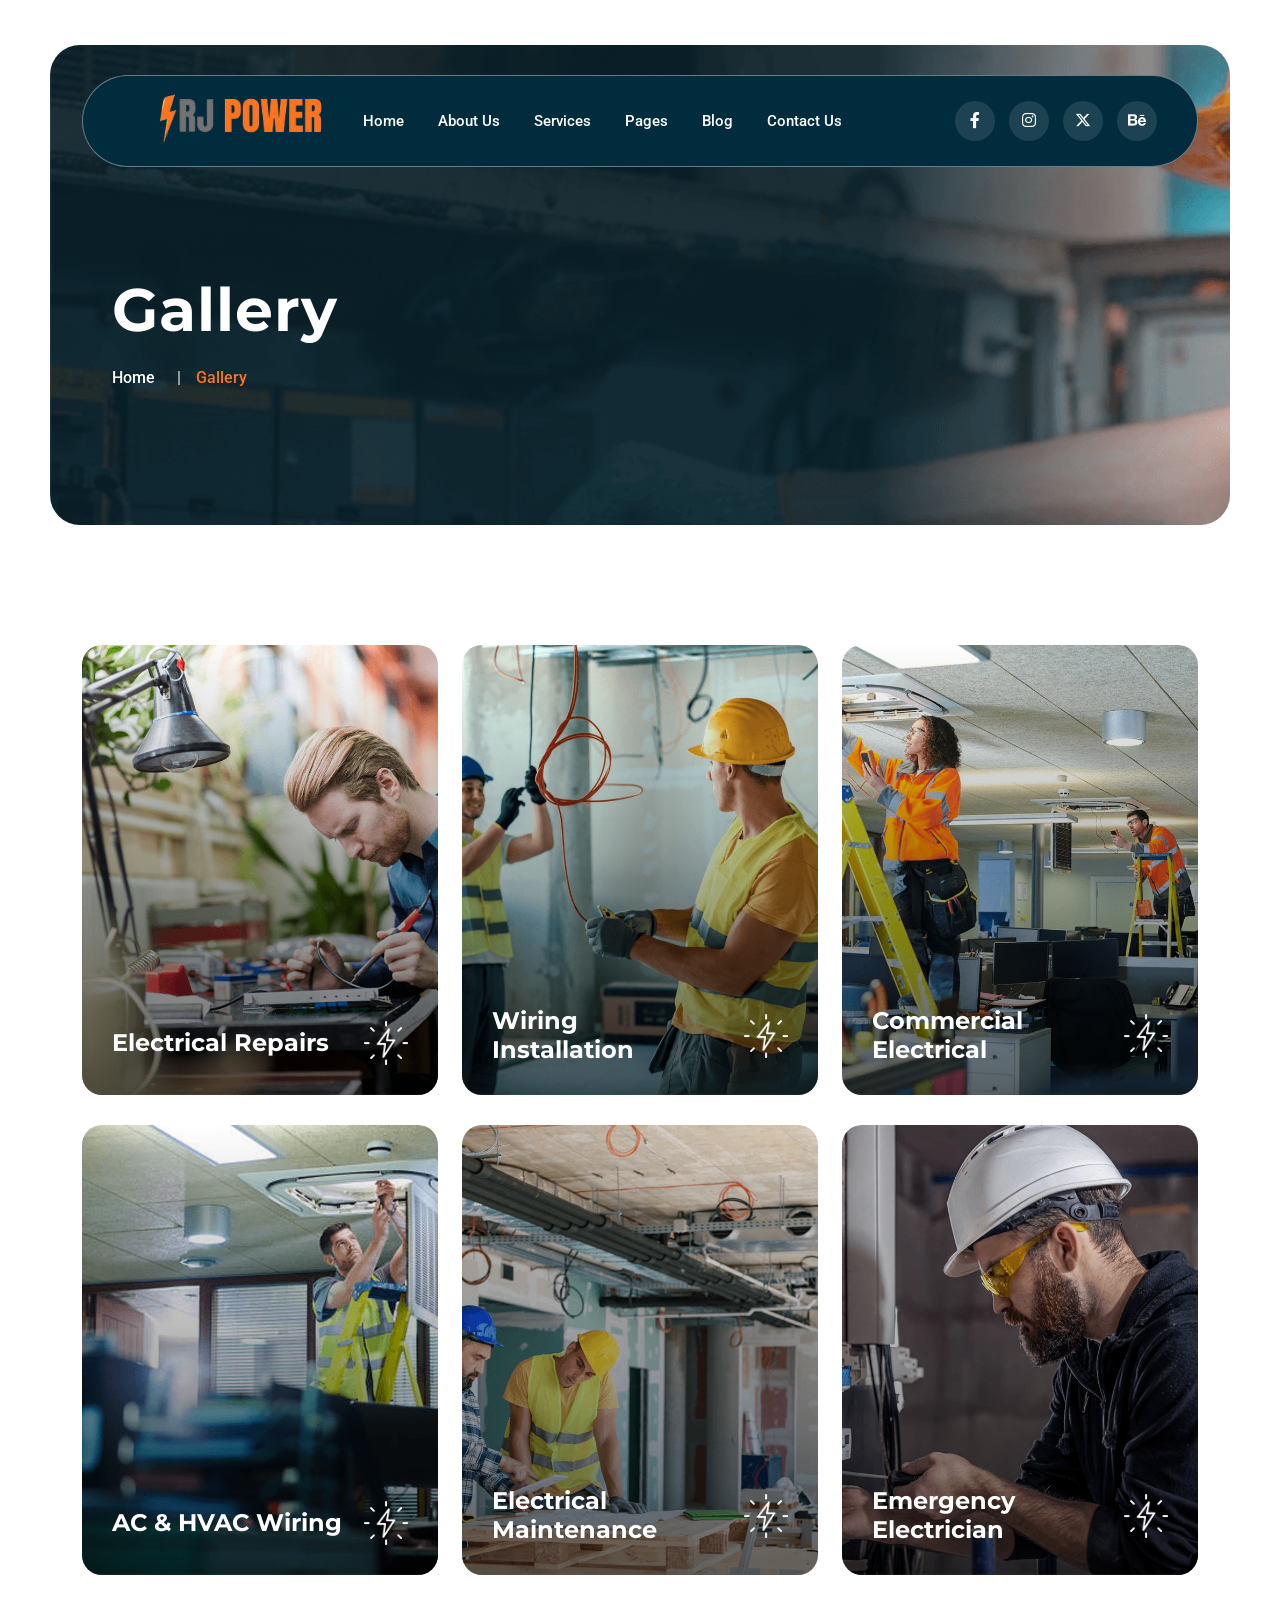
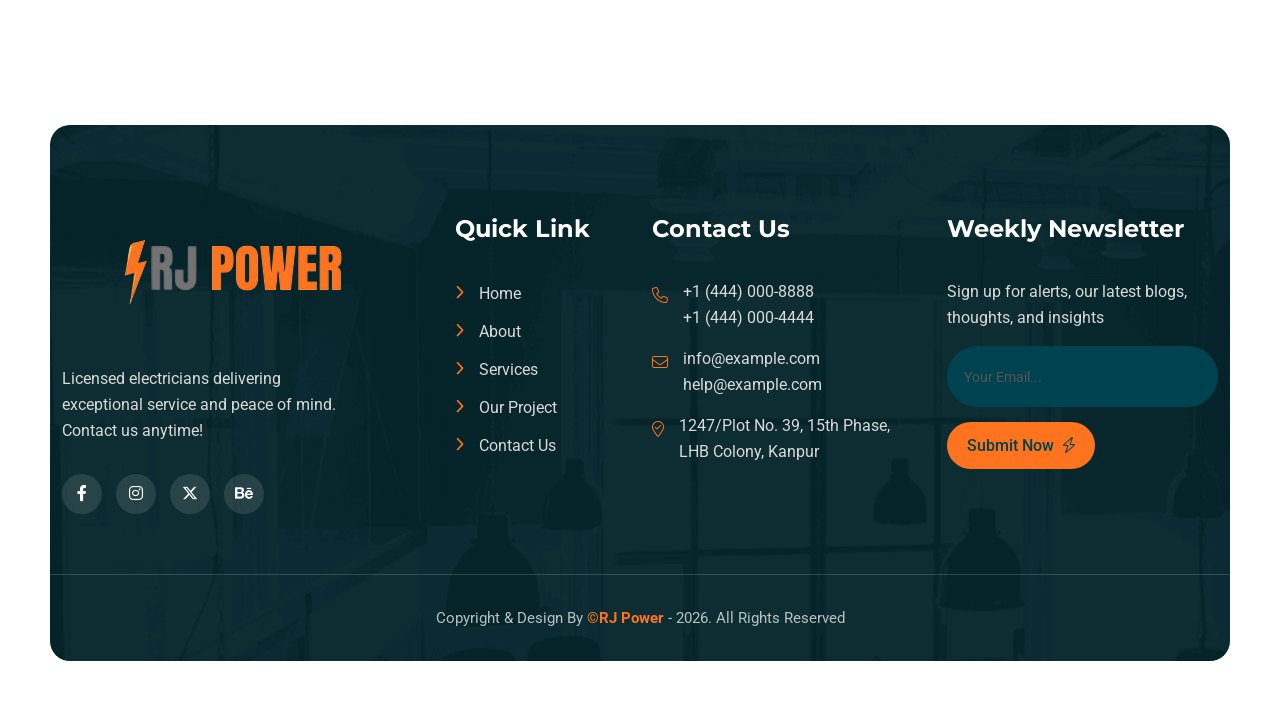
<file: projects.html>
<!doctype html>
<html class="no-js" lang="zxx">


<head>
    <meta charset="utf-8">
    <meta http-equiv="x-ua-compatible" content="ie=edge">
    <title>RJ Power - Dietitian & Wellness Website </title>
    <meta name="description" content="">
    <meta name="viewport" content="width=device-width, initial-scale=1">
    <link rel="shortcut icon" type="image/x-icon" href="img/favicon.png">
    <!-- Place favicon.ico in the root directory -->

    <!-- CSS here -->
    <link rel="stylesheet" href="css/bootstrap.min.css">
    <link rel="stylesheet" href="css/animate.min.css">
    <link rel="stylesheet" href="css/magnific-popup.css">
    <link rel="stylesheet" href="fontawesome/css/all.min.css">
    <link rel="stylesheet" href="fontawesome-pro/css/all.min.css">
    <link rel="stylesheet" href="css/dripicons.css">
    <link rel="stylesheet" href="css/slick.css">
    <link rel="stylesheet" href="css/meanmenu.css">
    <link rel="stylesheet" href="css/default.css">
    <link rel="stylesheet" href="css/style.css">
    <link rel="stylesheet" href="css/swiper.min.css">
    <link rel="stylesheet" href="css/responsive.css">
</head>

<body>
    <!--  Preloader  -->
    <div id="preloader" class="loader-wrapper">
        <div id="loading" class="loader"> </div>
    </div>
    <!--  Preloader end  -->
    <!-- header -->
    <header class="header-area header-two">
        <div id="header-sticky3" class="menu-area">
            <div class="container-fluid pl-50 pr-50">

                <div class="container">
                    <div class="second-menu">
                        <div class="row align-items-center">
                            <div class="col-xl-3 col-lg-2 col-md-5">
                                <div class="logo">
                                    <a href="index.html"><img src="img/logo/logo.png" alt="logo"></a>
                                </div>
                            </div>
                            <div class="col-xl-6 col-lg-10">

                                <div class="main-menu text-center">
                                    <nav id="mobile-menu">
                                        <ul>
                                            <li class="has-sub">
                                                <a href="index.html">Home</a>
                                                <ul>
                                                    <li><a href="index.html">Home Page Main</a></li>
                                                    <li><a href="index-2.html">Home Hero Slider</a></li>
                                                   
                                                </ul>
                                            </li>
                                            <li><a href="about.html">About Us</a></li>
                                            <li class="has-sub">
                                                <a href="services.html">Services</a>
                                                <ul>
                                                    <li><a href="services.html">Services</a></li>
                                                    <li><a href="single-service.html">Services Details</a></li>
                                                </ul>
                                            </li>

                                            <li class="has-sub">
                                                <a href="#">Pages</a>
                                                <ul>
                                                    <li><a href="projects.html">Gallery</a></li>
                                                    <li><a href="pricing.html">Pricing</a></li>
                                                    <li><a href="team.html">Team</a></li>
                                                    <li><a href="faq.html">Faq</a></li>
                                                </ul>
                                            </li>
                                            <li class="has-sub">
                                                <a href="#">Blog</a>
                                                <ul>
                                                    <li><a href="blog.html">Blog</a></li>
                                                    <li><a href="blog-details.html">Blog Details</a></li>
                                                </ul>
                                            </li>
                                            <li><a href="contact.html">Contact Us</a></li>
                                        </ul>
                                    </nav>
                                </div>
                            </div>
                            <div class="col-xl-3 col-lg-5 d-none d-xl-block text-right">
                                <div class="footer-social">
                                    <a href="#"><i class="fab fa-facebook-f"></i></a>
                                    <a href="#"><i class="fab fa-instagram"></i></a>
                                    <a href="#"><i class="fa-brands fa-x-twitter"></i></a>
                                    <a href="#"><i class="fab fa-behance"></i></a>
                                </div>

                            </div>

                            <div class="col-12">
                                <div class="mobile-menu"></div>
                            </div>
                        </div>
                    </div>
                </div>

            </div>
        </div>
    </header>
    <!-- header-end -->
    <!-- offcanvas-area -->
    <div class="offcanvas-menu">
        <span class="menu-close"><i class="fas fa-times"></i></span>
        <form role="search" method="get" id="searchform" class="searchform" action="#">
            <input type="text" name="s" id="search" placeholder="Search" />
            <button><i class="fa fa-search"></i></button>
        </form>
        <div id="cssmenu2" class="menu-one-page-menu-container">
            <ul id="menu-one-page-menu-12" class="menu">
                <li class="menu-item menu-item-type-custom menu-item-object-custom"><a href="#home"><span>+8 12 3456897</span></a></li>
                <li class="menu-item menu-item-type-custom menu-item-object-custom"><a href="#howitwork"><span>info@example.com</span></a></li>
            </ul>
        </div>
    </div>
    <div class="offcanvas-overly"></div>
    <!-- offcanvas-end -->

    <!-- main-area -->
    <main>
        <!-- breadcrumb-area -->
        <section class="pl-50 pr-50 ">
            <div class="breadcrumb-area d-flex justify-content-center align-items-center" style="background-image:url(img/bg/bdrc-bg.png)">
                <div class="container">
                    <div class="row align-items-center">
                        <div class="col-xl-12 col-lg-12">
                            <div class="breadcrumb-wrap text-center">
                                <div class="breadcrumb-title">
                                    <h2>Gallery</h2>
                                    <div class="breadcrumb-wrap">

                                        <nav aria-label="breadcrumb">
                                            <ol class="breadcrumb">
                                                <li class="breadcrumb-item"><a href="index.html">Home</a></li>
                                                <li class="breadcrumb-item active" aria-current="page">Gallery</li>
                                            </ol>
                                        </nav>
                                    </div>
                                </div>
                            </div>
                        </div>

                    </div>
                </div>
            </div>
        </section>
        <!-- breadcrumb-area-end -->
        <!-- gallery-area -->
        <section class="gallery-area p-relative fix" data-aos="fade-up" data-aos-duration="1000">
            <div class="container-box pt-120 pb-120">
                <div class="container">
                    <div class="row">
                        <div class="col-lg-4 col-md-12 mb-30">
                            <a href="projects-detail.html">
                                <figure class="gallery-image img-custom-anim-left wow fadeInLeft" data-delay=".1s">
                                    <img src="img/gallery/gallery-01.png" alt="img" class="img">
                                    <figcaption>
                                        <div class="text-outer">

                                            <div class="text">
                                                <h3>
                                                    Electrical Repairs
                                                </h3>
                                            </div>
                                            <div class="icon">
                                                <img src="img/gallery/crown.png" alt="img">
                                            </div>
                                        </div>

                                    </figcaption>
                                </figure>
                            </a>
                        </div>
                        <div class="col-lg-4 col-md-12 mb-30">
                            <a href="projects-detail.html">
                                <figure class="gallery-image img-custom-anim-left wow fadeInLeft" data-delay=".1s">
                                    <img src="img/gallery/gallery-02.png" alt="img" class="img">
                                    <figcaption>
                                        <div class="text-outer">
                                            <div class="text">
                                                <h3>
                                                    Wiring Installation
                                                </h3>

                                            </div>
                                            <div class="icon">
                                                <img src="img/gallery/crown.png" alt="img">
                                            </div>
                                        </div>

                                    </figcaption>
                                </figure>
                            </a>
                        </div>

                        <div class="col-lg-4 col-md-12 mb-30">
                            <a href="projects-detail.html">
                                <figure class="gallery-image img-custom-anim-left wow fadeInLeft" data-delay=".1s">
                                    <img src="img/gallery/gallery-03.png" alt="img" class="img">
                                    <figcaption>
                                        <div class="text-outer">
                                            <div class="text">
                                                <h3>
                                                    Commercial Electrical
                                                </h3>

                                            </div>
                                            <div class="icon">
                                                <img src="img/gallery/crown.png" alt="img">
                                            </div>
                                        </div>

                                    </figcaption>
                                </figure>
                            </a>
                        </div>
                        <div class="col-lg-4 col-md-12 mb-30">
                            <a href="projects-detail.html">
                                <figure class="gallery-image img-custom-anim-left wow fadeInLeft" data-delay=".1s">
                                    <img src="img/gallery/gallery-04.png" alt="img" class="img">
                                    <figcaption>
                                        <div class="text-outer">

                                            <div class="text">
                                                <h3>
                                                    AC & HVAC Wiring
                                                </h3>
                                            </div>
                                            <div class="icon">
                                                <img src="img/gallery/crown.png" alt="img">
                                            </div>
                                        </div>

                                    </figcaption>
                                </figure>
                            </a>
                        </div>
                        <div class="col-lg-4 col-md-12 mb-30">
                            <a href="projects-detail.html">
                                <figure class="gallery-image img-custom-anim-left wow fadeInLeft" data-delay=".1s">
                                    <img src="img/gallery/gallery-05.png" alt="img" class="img">
                                    <figcaption>
                                        <div class="text-outer">
                                            <div class="text">
                                                <h3>Electrical Maintenance</h3>
                                            </div>
                                            <div class="icon">
                                                <img src="img/gallery/crown.png" alt="img">
                                            </div>
                                        </div>

                                    </figcaption>
                                </figure>
                            </a>
                        </div>

                        <div class="col-lg-4 col-md-12 mb-30">
                            <a href="projects-detail.html">
                                <figure class="gallery-image img-custom-anim-left wow fadeInLeft" data-delay=".1s">
                                    <img src="img/gallery/gallery-06.png" alt="img" class="img">
                                    <figcaption>
                                        <div class="text-outer">
                                            <div class="text">
                                                <h3>Emergency Electrician</h3>
                                            </div>
                                            <div class="icon">
                                                <img src="img/gallery/crown.png" alt="img">
                                            </div>
                                        </div>

                                    </figcaption>
                                </figure>
                            </a>
                        </div>
                    </div>
                </div>
            </div>
        </section>
        <!-- gallery-area-end -->

    </main>
    <!-- main-area-end -->
    <!-- footer -->
    <footer class="footer-bg footer-p mb-50">
        <div class="footer-top pt-90" style="background-image: url(img/bg/footer-bg.png); background-repeat: no-repeat; background-size: cover;">
            <div class="container">
                <div class="row justify-content-between">
                    <div class="col-xl-4 col-lg-4 col-sm-6">
                        <div class="footer-widget mb-30">
                            <div class="f-widget-title mb-30">
                                <img src="img/logo/f_logo-power.png" alt="img">
                            </div>
                            <p class="pr-90">Licensed electricians delivering exceptional service and peace of mind. Contact us anytime!</p>
                            <div class="footer-social mt-30">
                                <a href="#"><i class="fab fa-facebook-f"></i></a>
                                <a href="#"><i class="fab fa-instagram"></i></a>
                                <a href="#"><i class="fa-brands fa-x-twitter"></i></a>
                                <a href="#"><i class="fab fa-behance"></i></a>
                            </div>
                        </div>
                    </div>
                    <div class="col-xl-2 col-lg-2 col-sm-6">
                        <div class="footer-widget mb-30">
                            <div class="f-widget-title">
                                <h2>Quick Link</h2>
                            </div>
                            <div class="footer-link">
                                <ul>
                                    <li><a href="about.html">Home</a></li>
                                    <li><a href="about.html">about</a></li>
                                    <li><a href="services.html">services</a></li>
                                    <li><a href="projects.html">Our Project</a></li>
                                    <li><a href="contact.html">Contact Us</a></li>
                                </ul>
                            </div>
                        </div>
                    </div>
                    <div class="col-xl-3 col-lg-3 col-sm-6">
                        <div class="footer-widget mb-30">
                            <div class="f-widget-title">
                                <h2>Contact Us</h2>
                            </div>
                            <div class="f-contact">
                                <ul>
                                    <li>
                                        <i class="icon fal fa-phone"></i>
                                        <span><a href="tel:+14440008888">+1 (444) 000-8888</a><br><a href="tel:+14440004444">+1 (444) 000-4444</a></span>
                                    </li>
                                    <li><i class="icon fal fa-envelope"></i>
                                        <span>
                                            <a href="mailto:info@example.com">info@example.com</a>
                                            <br>
                                            <a href="mailto:help@example.com">help@example.com</a>
                                        </span>
                                    </li>
                                    <li>
                                        <i class="icon fal fa-map-marker-check"></i>
                                        <span>1247/Plot No. 39, 15th Phase,<br> LHB Colony, Kanpur</span>
                                    </li>
                                </ul>
                            </div>
                        </div>
                    </div>
                    <div class="col-xl-3 col-lg-3 col-sm-6">
                        <div class="footer-widget mb-30">
                            <div class="f-widget-title">
                                <h2>Weekly Newsletter</h2>
                            </div>
                            <div class="footer-link">
                                <p>Sign up for alerts, our latest blogs, thoughts, and insights</p>
                                <div class="subricbe p-relative" data-animation="fadeInDown" data-delay=".4s">
                                    <form action="https://tarbiyahschool.co.in/powerhaus/news-mail.php" method="post" class="contact-form ">
                                        <input type="text" id="email2" name="email2" class="header-input" placeholder="Your Email..." required="">
                                        <button class="btn header-btn"> Submit Now <i class="fa-light fa-bolt"></i> </button>
                                    </form>
                                </div>
                            </div>

                        </div>
                    </div>
                </div>
            </div>
            <div class="copyright-wrap">
                <div class="container">
                    <div class="row align-items-center text-center">
                        <div class="col-lg-12 col-md-12">
                            Copyright &amp; Design By <a href="#">©RJ Power</a> - 2026. All Rights Reserved
                        </div>
                    </div>
                </div>
            </div>
        </div>
    </footer>
    <!-- footer-end -->
    <!-- JS here -->
    <script src="js/vendor/modernizr-3.5.0.min.js"></script>
    <script src="js/vendor/jquery-3.6.0.min.js"></script>
    <script src="js/popper.min.js"></script>
    <script src="js/bootstrap.min.js"></script>
    <script src="js/slick.min.js"></script>
    <script src="js/wow.min.js"></script>
    <script src="js/js_isotope.pkgd.min.js"></script>
    <script src="js/imagesloaded.min.js"></script>
    <script src="js/parallax.min.js"></script>
    <script src="js/jquery.waypoints.min.js"></script>
    <script src="js/jquery.counterup.min.js"></script>
    <script src="js/jquery.scrollUp.min.js"></script>
    <script src="js/swiper.min.js"></script>
    <script src="js/jquery.meanmenu.min.js"></script>
    <script src="js/jquery.magnific-popup.min.js"></script>
    <!--gsap js file -->
    <script src="js/gsap.min.js"></script>
    <!-- Text Effect js file -->
    <script src="js/SplitText.js"></script>
    <script src="js/ScrollTrigger.min.js"></script>
    <script src="js/main.js"></script>
</body>


</html>
</file>
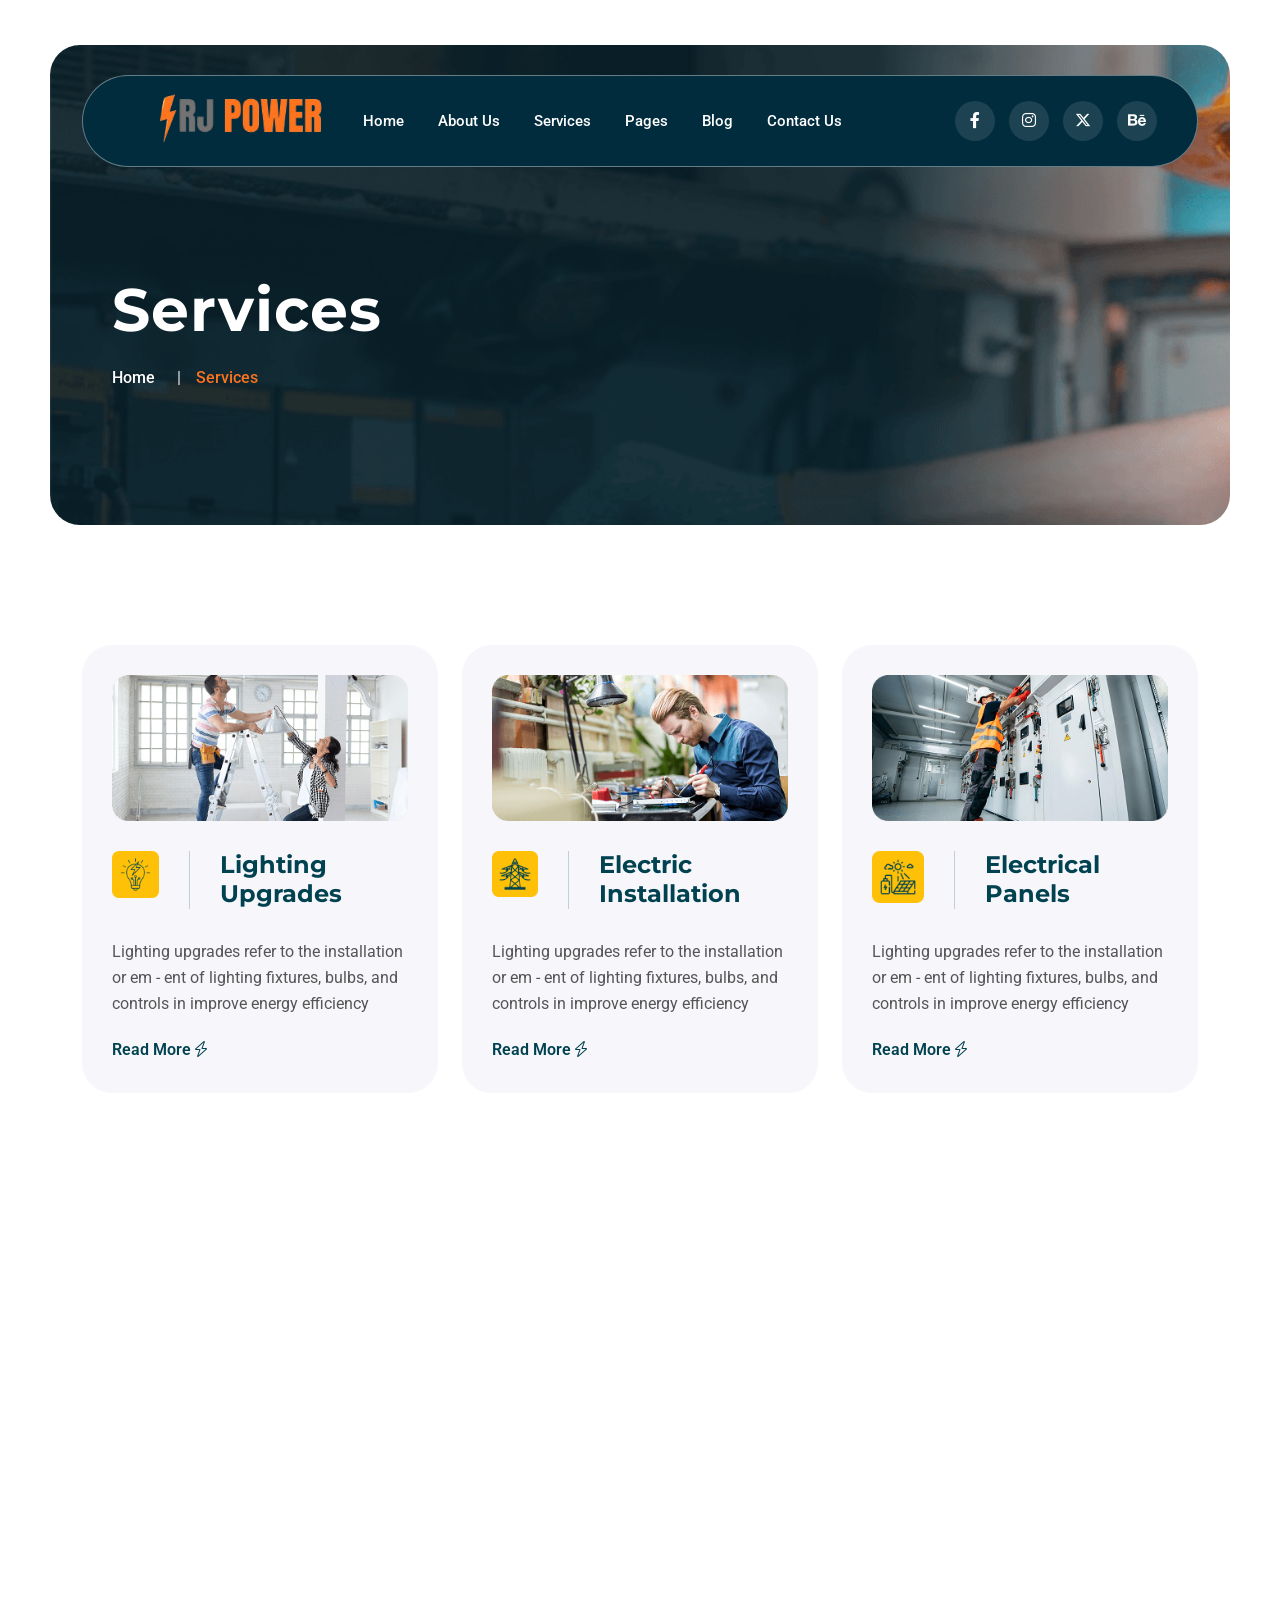
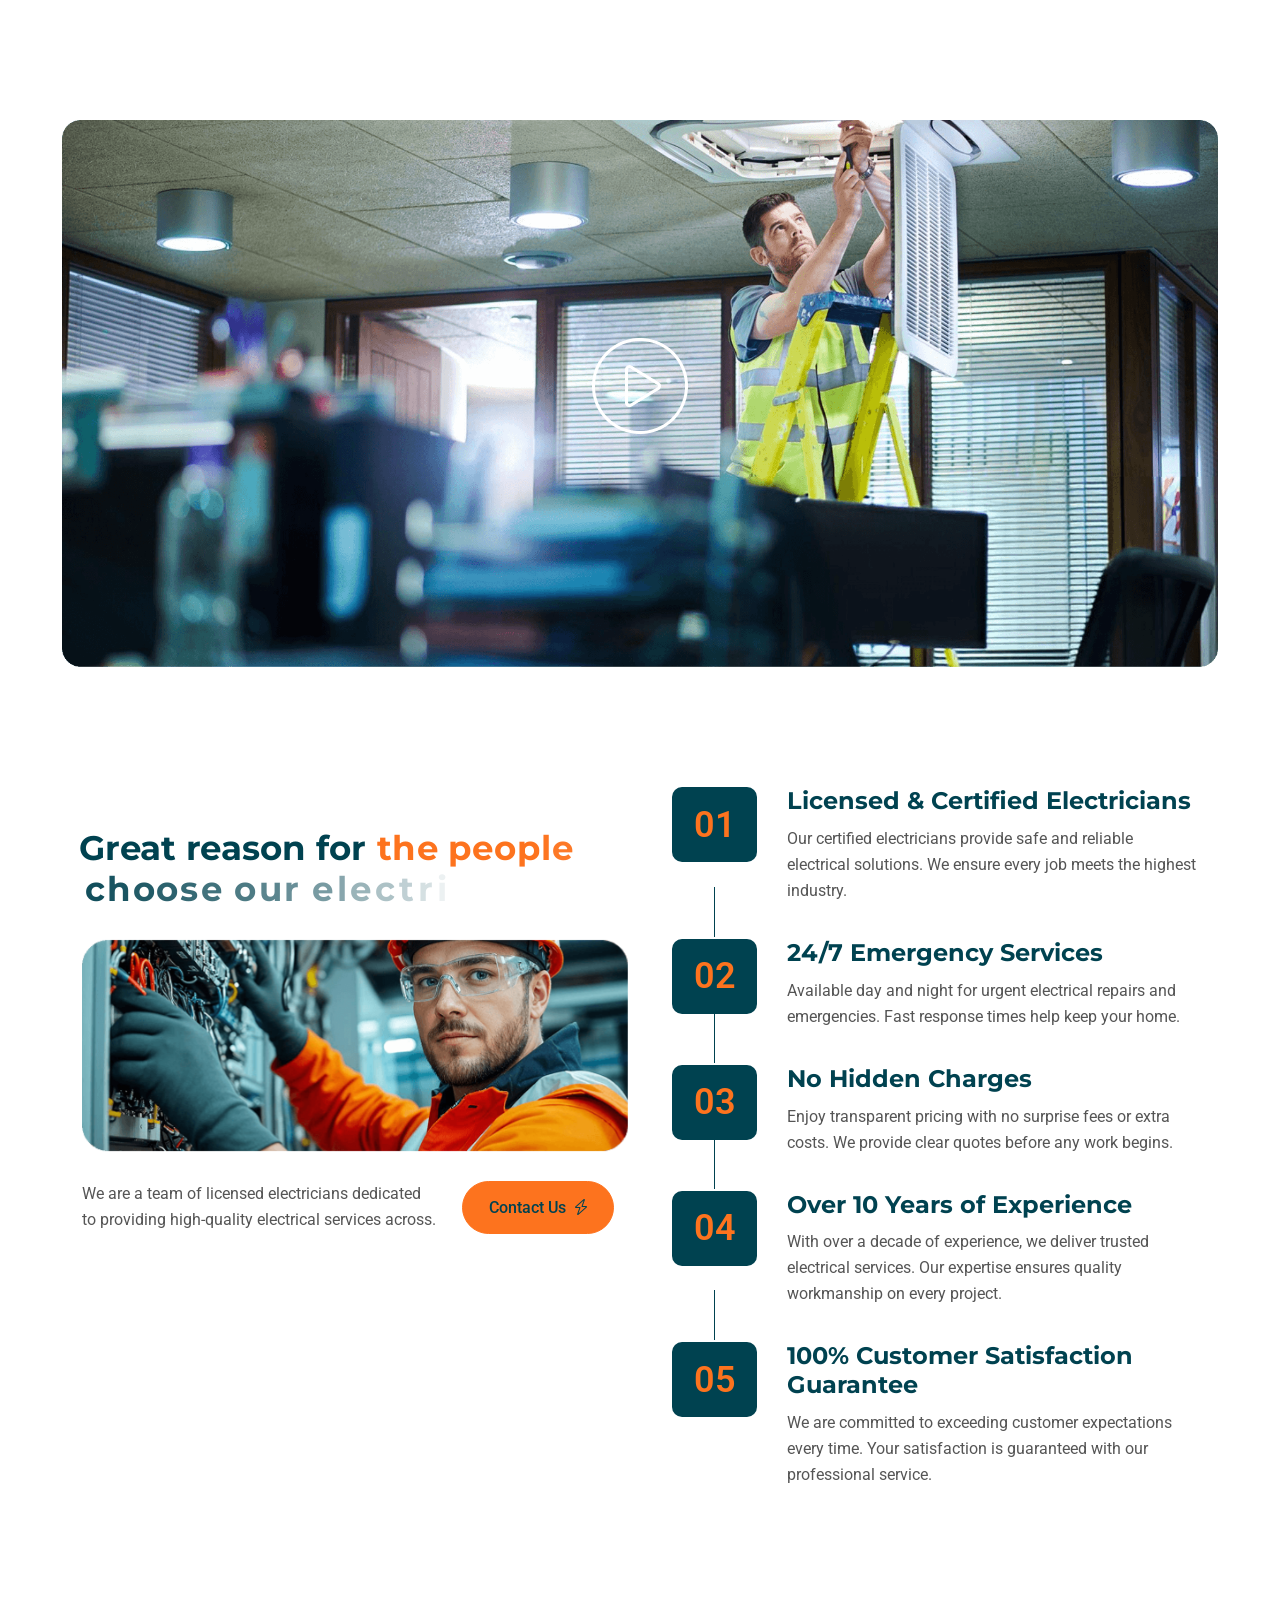
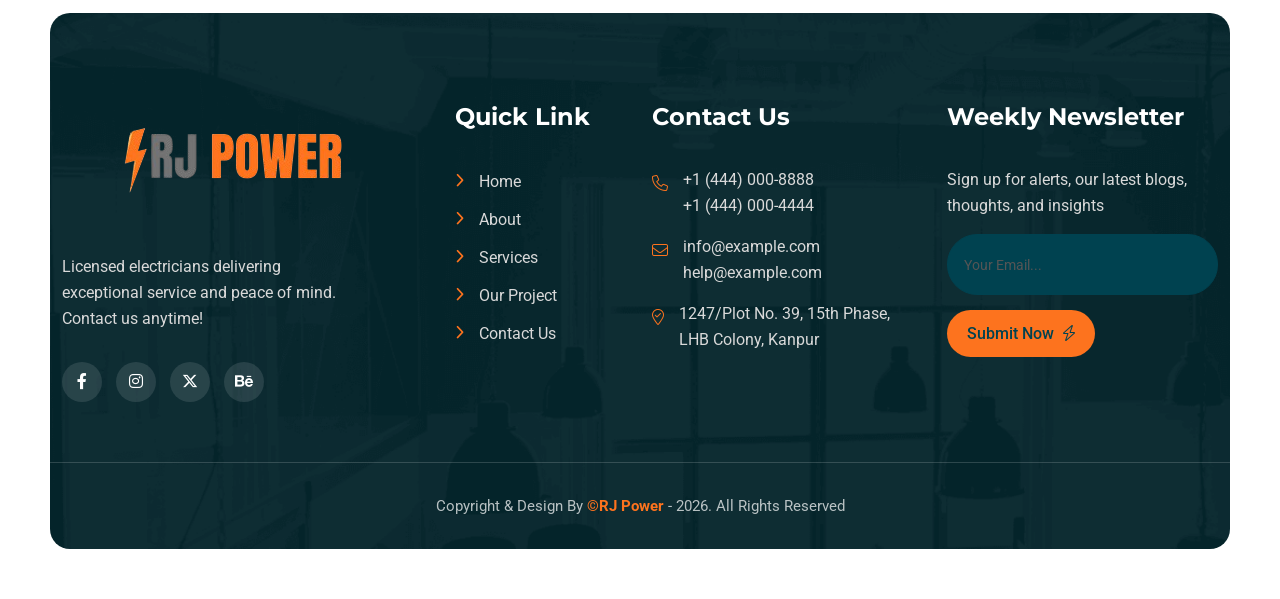
<file: services.html>
<!doctype html>
<html class="no-js" lang="zxx">


<head>
    <meta charset="utf-8">
    <meta http-equiv="x-ua-compatible" content="ie=edge">
    <title>RJ Power - Dietitian & Wellness Website </title>
    <meta name="description" content="">
    <meta name="viewport" content="width=device-width, initial-scale=1">
    <link rel="shortcut icon" type="image/x-icon" href="img/favicon.png">
    <!-- Place favicon.ico in the root directory -->

    <!-- CSS here -->
    <link rel="stylesheet" href="css/bootstrap.min.css">
    <link rel="stylesheet" href="css/animate.min.css">
    <link rel="stylesheet" href="css/magnific-popup.css">
    <link rel="stylesheet" href="fontawesome/css/all.min.css">
    <link rel="stylesheet" href="fontawesome-pro/css/all.min.css">
    <link rel="stylesheet" href="css/dripicons.css">
    <link rel="stylesheet" href="css/slick.css">
    <link rel="stylesheet" href="css/meanmenu.css">
    <link rel="stylesheet" href="css/default.css">
    <link rel="stylesheet" href="css/style.css">
    <link rel="stylesheet" href="css/swiper.min.css">
    <link rel="stylesheet" href="css/responsive.css">
</head>

<body>
    
    <!-- header -->
    <header class="header-area header-two">
        <div id="header-sticky3" class="menu-area">
            <div class="container-fluid pl-50 pr-50">

                <div class="container">
                    <div class="second-menu">
                        <div class="row align-items-center">
                            <div class="col-xl-3 col-lg-2 col-md-5">
                                <div class="logo">
                                    <a href="index.html"><img src="img/logo/logo.png" alt="logo"></a>
                                </div>
                            </div>
                            <div class="col-xl-6 col-lg-10">

                                <div class="main-menu text-center">
                                    <nav id="mobile-menu">
                                        <ul>
                                            <li class="has-sub">
                                                <a href="index.html">Home</a>
                                                <ul>
                                                    <li><a href="index.html">Home Page Main</a></li>
                                                    <li><a href="index-2.html">Home Hero Slider</a></li>
                                                   
                                                </ul>
                                            </li>
                                            <li><a href="about.html">About Us</a></li>
                                            <li class="has-sub">
                                                <a href="services.html">Services</a>
                                                <ul>
                                                    <li><a href="services.html">Services</a></li>
                                                    <li><a href="single-service.html">Services Details</a></li>
                                                </ul>
                                            </li>

                                            <li class="has-sub">
                                                <a href="#">Pages</a>
                                                <ul>
                                                    <li><a href="projects.html">Gallery</a></li>
                                                    <li><a href="pricing.html">Pricing</a></li>
                                                    <li><a href="team.html">Team</a></li>
                                                    <li><a href="faq.html">Faq</a></li>
                                                </ul>
                                            </li>
                                            <li class="has-sub">
                                                <a href="#">Blog</a>
                                                <ul>
                                                    <li><a href="blog.html">Blog</a></li>
                                                    <li><a href="blog-details.html">Blog Details</a></li>
                                                </ul>
                                            </li>
                                            <li><a href="contact.html">Contact Us</a></li>
                                        </ul>
                                    </nav>
                                </div>
                            </div>
                            <div class="col-xl-3 col-lg-5 d-none d-xl-block text-right">
                                <div class="footer-social">
                                    <a href="#"><i class="fab fa-facebook-f"></i></a>
                                    <a href="#"><i class="fab fa-instagram"></i></a>
                                    <a href="#"><i class="fa-brands fa-x-twitter"></i></a>
                                    <a href="#"><i class="fab fa-behance"></i></a>
                                </div>

                            </div>

                            <div class="col-12">
                                <div class="mobile-menu"></div>
                            </div>
                        </div>
                    </div>
                </div>

            </div>
        </div>
    </header>
    <!-- header-end -->
    <!-- offcanvas-area -->
    <div class="offcanvas-menu">
        <span class="menu-close"><i class="fas fa-times"></i></span>
        <form role="search" method="get" id="searchform" class="searchform" action="#">
            <input type="text" name="s" id="search" placeholder="Search" />
            <button><i class="fa fa-search"></i></button>
        </form>
        <div id="cssmenu2" class="menu-one-page-menu-container">
            <ul id="menu-one-page-menu-12" class="menu">
                <li class="menu-item menu-item-type-custom menu-item-object-custom"><a href="#home"><span>+8 12 3456897</span></a></li>
                <li class="menu-item menu-item-type-custom menu-item-object-custom"><a href="#howitwork"><span>info@example.com</span></a></li>
            </ul>
        </div>
    </div>
    <div class="offcanvas-overly"></div>
    <!-- offcanvas-end -->

    <!-- main-area -->
    <main>
        <!-- breadcrumb-area -->
        <section class="pl-50 pr-50 ">
            <div class="breadcrumb-area d-flex justify-content-center align-items-center" style="background-image:url(img/bg/bdrc-bg.png)">
                <div class="container">
                    <div class="row align-items-center">
                        <div class="col-xl-12 col-lg-12">
                            <div class="breadcrumb-wrap text-center">
                                <div class="breadcrumb-title">
                                    <h2>Services</h2>
                                    <div class="breadcrumb-wrap">

                                        <nav aria-label="breadcrumb">
                                            <ol class="breadcrumb">
                                                <li class="breadcrumb-item"><a href="index.html">Home</a></li>
                                                <li class="breadcrumb-item active" aria-current="page">Services</li>
                                            </ol>
                                        </nav>
                                    </div>
                                </div>
                            </div>
                        </div>

                    </div>
                </div>
            </div>
        </section>
        <!-- breadcrumb-area-end -->
        <!-- services-area -->
        <section class="services-area p-relative fix">
            <div class="container-box pt-120 pb-120">
                <div class="container">
                    <div class="row">
                        <div class="col-lg-4 col-md-6 col-sm-12">
                            <div class="services-box mb-30 wow fadeInUp animated" data-animation="fadeInUp" data-delay=".4s">
                                <div class="services-content">
                                    <div class="img-custom-anim-left wow fadeInLeft services-icon">
                                        <img src="img/bg/services-01.png" alt="icon01">
                                    </div>
                                    <div class="row">
                                        <div class="col-lg-12">
                                            <div class="icon-box">
                                                <div class="icon">
                                                    <div> <img src="img/icon/sr-icon-01.png" alt="icon01"></div>
                                                </div>
                                                <div class="heading">
                                                    <h3><a href="single-service.html">Lighting Upgrades</a></h3>
                                                </div>
                                            </div>
                                            <p>Lighting upgrades refer to the installation or em - ent of lighting fixtures, bulbs, and controls in improve energy efficiency</p>
                                            <div class="sbtn mt-20">
                                                <a href="single-service.html" class="chevron-button">Read More <i class="fa-light fa-bolt"></i></a>
                                            </div>
                                        </div>
                                    </div>
                                </div>

                            </div>
                        </div>
                        <div class="col-lg-4 col-md-6 col-sm-12">
                            <div class="services-box mb-30 wow fadeInUp animated" data-animation="fadeInUp" data-delay=".4s">
                                <div class="services-content">
                                    <div class="img-custom-anim-left wow fadeInLeft services-icon">
                                        <img src="img/bg/services-02.png" alt="icon01">
                                    </div>
                                    <div class="row">
                                        <div class="col-lg-12">
                                            <div class="icon-box">
                                                <div class="icon">
                                                    <div> <img src="img/icon/sr-icon-02.png" alt="icon01"></div>
                                                </div>
                                                <div class="heading">
                                                    <h3><a href="single-service.html">Electric Installation</a></h3>
                                                </div>
                                            </div>
                                            <p>Lighting upgrades refer to the installation or em - ent of lighting fixtures, bulbs, and controls in improve energy efficiency</p>
                                            <div class="sbtn mt-20">
                                                <a href="single-service.html" class="chevron-button">Read More <i class="fa-light fa-bolt"></i></a>
                                            </div>
                                        </div>
                                    </div>
                                </div>

                            </div>
                        </div>
                        <div class="col-lg-4 col-md-6 col-sm-12">
                            <div class="services-box mb-30 wow fadeInUp animated" data-animation="fadeInUp" data-delay=".4s">
                                <div class="services-content">
                                    <div class="img-custom-anim-left wow fadeInLeft services-icon">
                                        <img src="img/bg/services-03.png" alt="icon01">
                                    </div>
                                    <div class="row">
                                        <div class="col-lg-12">
                                            <div class="icon-box">
                                                <div class="icon">
                                                    <div> <img src="img/icon/sr-icon-03.png" alt="icon01"></div>
                                                </div>
                                                <div class="heading">
                                                    <h3><a href="single-service.html">Electrical Panels</a></h3>
                                                </div>
                                            </div>
                                            <p>Lighting upgrades refer to the installation or em - ent of lighting fixtures, bulbs, and controls in improve energy efficiency</p>
                                            <div class="sbtn mt-20">
                                                <a href="single-service.html" class="chevron-button">Read More <i class="fa-light fa-bolt"></i></a>
                                            </div>
                                        </div>
                                    </div>
                                </div>

                            </div>
                        </div>
                        <div class="col-lg-4 col-md-6 col-sm-12">
                            <div class="services-box mb-30 wow fadeInUp animated" data-animation="fadeInUp" data-delay=".4s">
                                <div class="services-content">
                                    <div class="img-custom-anim-left wow fadeInLeft services-icon">
                                        <img src="img/bg/services-04.png" alt="icon01">
                                    </div>
                                    <div class="row">
                                        <div class="col-lg-12">
                                            <div class="icon-box">
                                                <div class="icon">
                                                    <div> <img src="img/icon/sr-icon-01.png" alt="icon01"></div>
                                                </div>
                                                <div class="heading">
                                                    <h3><a href="single-service.html">Panel Upgrades</a></h3>
                                                </div>
                                            </div>
                                            <p>Lighting upgrades refer to the installation or em - ent of lighting fixtures, bulbs, and controls in improve energy efficiency</p>
                                            <div class="sbtn mt-20">
                                                <a href="single-service.html" class="chevron-button">Read More <i class="fa-light fa-bolt"></i></a>
                                            </div>
                                        </div>
                                    </div>
                                </div>

                            </div>
                        </div>
                        <div class="col-lg-4 col-md-6 col-sm-12">
                            <div class="services-box mb-30 wow fadeInUp animated" data-animation="fadeInUp" data-delay=".4s">
                                <div class="services-content">
                                    <div class="img-custom-anim-left wow fadeInLeft services-icon">
                                        <img src="img/bg/services-05.png" alt="icon01">
                                    </div>
                                    <div class="row">
                                        <div class="col-lg-12">
                                            <div class="icon-box">
                                                <div class="icon">
                                                    <div> <img src="img/icon/sr-icon-02.png" alt="icon01"></div>
                                                </div>
                                                <div class="heading">
                                                    <h3><a href="single-service.html">Surge Protection</a></h3>
                                                </div>
                                            </div>
                                            <p>Lighting upgrades refer to the installation or em - ent of lighting fixtures, bulbs, and controls in improve energy efficiency</p>
                                            <div class="sbtn mt-20">
                                                <a href="single-service.html" class="chevron-button">Read More <i class="fa-light fa-bolt"></i></a>
                                            </div>
                                        </div>
                                    </div>
                                </div>

                            </div>
                        </div>
                        <div class="col-lg-4 col-md-6 col-sm-12">
                            <div class="services-box mb-30 wow fadeInUp animated" data-animation="fadeInUp" data-delay=".4s">
                                <div class="services-content">
                                    <div class="img-custom-anim-left wow fadeInLeft services-icon">
                                        <img src="img/bg/services-06.png" alt="icon01">
                                    </div>
                                    <div class="row">
                                        <div class="col-lg-12">
                                            <div class="icon-box">
                                                <div class="icon">
                                                    <div> <img src="img/icon/sr-icon-03.png" alt="icon01"></div>
                                                </div>
                                                <div class="heading">
                                                    <h3><a href="single-service.html">Install a Ceiling Fan</a></h3>
                                                </div>
                                            </div>
                                            <p>Lighting upgrades refer to the installation or em - ent of lighting fixtures, bulbs, and controls in improve energy efficiency</p>
                                            <div class="sbtn mt-20">
                                                <a href="single-service.html" class="chevron-button">Read More <i class="fa-light fa-bolt"></i></a>
                                            </div>
                                        </div>
                                    </div>
                                </div>

                            </div>
                        </div>
                    </div>
                </div>
            </div>
        </section>
        <!-- services-area-end -->
        <!-- video-area -->
        <section id="video" class="video-area p-relative wow fadeInDown animated" data-delay=".4s">
            <div class="container-box">
                <div class="container-fluid">
                    <div class="row">
                        <div class="col-12">
                            <div class="video-img">
                                <img src="img/bg/vedio-img.png" alt="circle_right">
                                <div class="s-video-wrap">
                                    <div class="s-video-content">
                                        <a href="https://www.youtube.com/watch?v=gyGsPlt06bo" class="popup-video"><img src="img/bg/play-button.png" alt="circle_right"></a>
                                    </div>
                                </div>
                            </div>
                        </div>
                    </div>
                </div>
            </div>
        </section>
        <!-- video-area-end -->

        <!-- why-hoose-us-area -->
        <section class="pt-120 pb-90 p-relative">
            <div class="container">
                <div class="row">
                    <div class="col-lg-6">
                        <div class="section-title mb-30 wow fadeInDown animated" data-delay=".4s">
                            <div class="sub-title">
                                <i class="fa-light fa-bolt"></i> Why Choses Our Electricity <i class="fa-light fa-bolt"></i>
                            </div>
                            <h2 class="text-anime-style-3">
                                Great reason for <span>the</span> <span>people</span> choose our electricity
                            </h2>
                        </div>
                        <div class="why-choose-text">
                            <div class="img-custom-anim-left wow fadeInLeft img mb-30">
                                <img src="img/bg/why_choose_img.png" alt="an-img-01">
                            </div>
                            <div class="row">
                                <div class="col-lg-8">
                                    <p>We are a team of licensed electricians dedicated to providing high-quality electrical services across.</p>
                                </div>
                                <div class="col-lg-4"> <a href="contact.html" class="btn">Contact Us <i class="fa-light fa-bolt"></i></a></div>
                            </div>
                        </div>
                    </div>
                    <div class="col-lg-6">
                        <div class="row timeline">
                            <div class="col-lg-12 col-md-12">
                                <div class="services-02-item mb-20 wow fadeInDown animated" data-delay=".4s">
                                    <div class="services-02-thumb">
                                        <span>01</span>
                                    </div>
                                    <div class="services-02-content">
                                        <h3>Licensed & Certified Electricians</h3>
                                        <p>Our certified electricians provide safe and reliable electrical solutions. We ensure every job meets the highest industry.</p>
                                    </div>
                                </div>
                            </div>
                            <div class="col-lg-12 col-md-12">
                                <div class="services-02-item mb-20 wow fadeInDown animated" data-delay=".4s">
                                    <div class="services-02-thumb">
                                        <span>02</span>
                                    </div>
                                    <div class="services-02-content">
                                        <h3>24/7 Emergency Services</h3>
                                        <p>Available day and night for urgent electrical repairs and emergencies. Fast response times help keep your home.</p>
                                    </div>
                                </div>
                            </div>
                            <div class="col-lg-12 col-md-12">
                                <div class="services-02-item mb-20  wow fadeInDown animated" data-delay=".4s">
                                    <div class="services-02-thumb">
                                        <span>03</span>
                                    </div>
                                    <div class="services-02-content">
                                        <h3>No Hidden Charges</h3>
                                        <p>Enjoy transparent pricing with no surprise fees or extra costs. We provide clear quotes before any work begins.</p>
                                    </div>
                                </div>
                            </div>
                            <div class="col-lg-12 col-md-12">
                                <div class="services-02-item mb-20  wow fadeInDown animated" data-delay=".4s">
                                    <div class="services-02-thumb">
                                        <span>04</span>
                                    </div>
                                    <div class="services-02-content">
                                        <h3>Over 10 Years of Experience</h3>
                                        <p>With over a decade of experience, we deliver trusted electrical services. Our expertise ensures quality workmanship on every project.</p>
                                    </div>
                                </div>
                            </div>
                            <div class="col-lg-12 col-md-12">
                                <div class="services-02-item mb-20 wow fadeInDown animated" data-delay=".4s">
                                    <div class="services-02-thumb">
                                        <span>05</span>
                                    </div>
                                    <div class="services-02-content">
                                        <h3>100% Customer Satisfaction Guarantee</h3>
                                        <p>We are committed to exceeding customer expectations every time. Your satisfaction is guaranteed with our professional service.</p>
                                    </div>
                                </div>
                            </div>
                        </div>
                    </div>

                </div>
            </div>
        </section>
        <!-- why-hoose-us-area-end -->


    </main>
    <!-- main-area-end -->
    <!-- footer -->
    <footer class="footer-bg footer-p mb-50">
        <div class="footer-top pt-90" style="background-image: url(img/bg/footer-bg.png); background-repeat: no-repeat; background-size: cover;">
            <div class="container">
                <div class="row justify-content-between">
                    <div class="col-xl-4 col-lg-4 col-sm-6">
                        <div class="footer-widget mb-30">
                            <div class="f-widget-title mb-30">
                                <img src="img/logo/f_logo-power.png" alt="img">
                            </div>
                            <p class="pr-90">Licensed electricians delivering exceptional service and peace of mind. Contact us anytime!</p>
                            <div class="footer-social mt-30">
                                <a href="#"><i class="fab fa-facebook-f"></i></a>
                                <a href="#"><i class="fab fa-instagram"></i></a>
                                <a href="#"><i class="fa-brands fa-x-twitter"></i></a>
                                <a href="#"><i class="fab fa-behance"></i></a>
                            </div>
                        </div>
                    </div>
                    <div class="col-xl-2 col-lg-2 col-sm-6">
                        <div class="footer-widget mb-30">
                            <div class="f-widget-title">
                                <h2>Quick Link</h2>
                            </div>
                            <div class="footer-link">
                                <ul>
                                    <li><a href="about.html">Home</a></li>
                                    <li><a href="about.html">about</a></li>
                                    <li><a href="services.html">services</a></li>
                                    <li><a href="projects.html">Our Project</a></li>
                                    <li><a href="contact.html">Contact Us</a></li>
                                </ul>
                            </div>
                        </div>
                    </div>
                    <div class="col-xl-3 col-lg-3 col-sm-6">
                        <div class="footer-widget mb-30">
                            <div class="f-widget-title">
                                <h2>Contact Us</h2>
                            </div>
                            <div class="f-contact">
                                <ul>
                                    <li>
                                        <i class="icon fal fa-phone"></i>
                                        <span><a href="tel:+14440008888">+1 (444) 000-8888</a><br><a href="tel:+14440004444">+1 (444) 000-4444</a></span>
                                    </li>
                                    <li><i class="icon fal fa-envelope"></i>
                                        <span>
                                            <a href="mailto:info@example.com">info@example.com</a>
                                            <br>
                                            <a href="mailto:help@example.com">help@example.com</a>
                                        </span>
                                    </li>
                                    <li>
                                        <i class="icon fal fa-map-marker-check"></i>
                                        <span>1247/Plot No. 39, 15th Phase,<br> LHB Colony, Kanpur</span>
                                    </li>
                                </ul>
                            </div>
                        </div>
                    </div>
                    <div class="col-xl-3 col-lg-3 col-sm-6">
                        <div class="footer-widget mb-30">
                            <div class="f-widget-title">
                                <h2>Weekly Newsletter</h2>
                            </div>
                            <div class="footer-link">
                                <p>Sign up for alerts, our latest blogs, thoughts, and insights</p>
                                <div class="subricbe p-relative" data-animation="fadeInDown" data-delay=".4s">
                                    <form action="https://tarbiyahschool.co.in/powerhaus/news-mail.php" method="post" class="contact-form ">
                                        <input type="text" id="email2" name="email2" class="header-input" placeholder="Your Email..." required="">
                                        <button class="btn header-btn"> Submit Now <i class="fa-light fa-bolt"></i> </button>
                                    </form>
                                </div>
                            </div>

                        </div>
                    </div>
                </div>
            </div>
            <div class="copyright-wrap">
                <div class="container">
                    <div class="row align-items-center text-center">
                        <div class="col-lg-12 col-md-12">
                            Copyright &amp; Design By <a href="#">©RJ Power</a> - 2026. All Rights Reserved
                        </div>
                    </div>
                </div>
            </div>
        </div>
    </footer>
    <!-- footer-end -->
    <!-- JS here -->
    <script src="js/vendor/modernizr-3.5.0.min.js"></script>
    <script src="js/vendor/jquery-3.6.0.min.js"></script>
    <script src="js/popper.min.js"></script>
    <script src="js/bootstrap.min.js"></script>
    <script src="js/slick.min.js"></script>
    <script src="js/wow.min.js"></script>
    <script src="js/js_isotope.pkgd.min.js"></script>
    <script src="js/imagesloaded.min.js"></script>
    <script src="js/parallax.min.js"></script>
    <script src="js/jquery.waypoints.min.js"></script>
    <script src="js/jquery.counterup.min.js"></script>
    <script src="js/jquery.scrollUp.min.js"></script>
    <script src="js/swiper.min.js"></script>
    <script src="js/jquery.meanmenu.min.js"></script>
    <script src="js/jquery.magnific-popup.min.js"></script>
    <!--gsap js file -->
    <script src="js/gsap.min.js"></script>
    <!-- Text Effect js file -->
    <script src="js/SplitText.js"></script>
    <script src="js/ScrollTrigger.min.js"></script>
    <script src="js/main.js"></script>
</body>


</html>
</file>
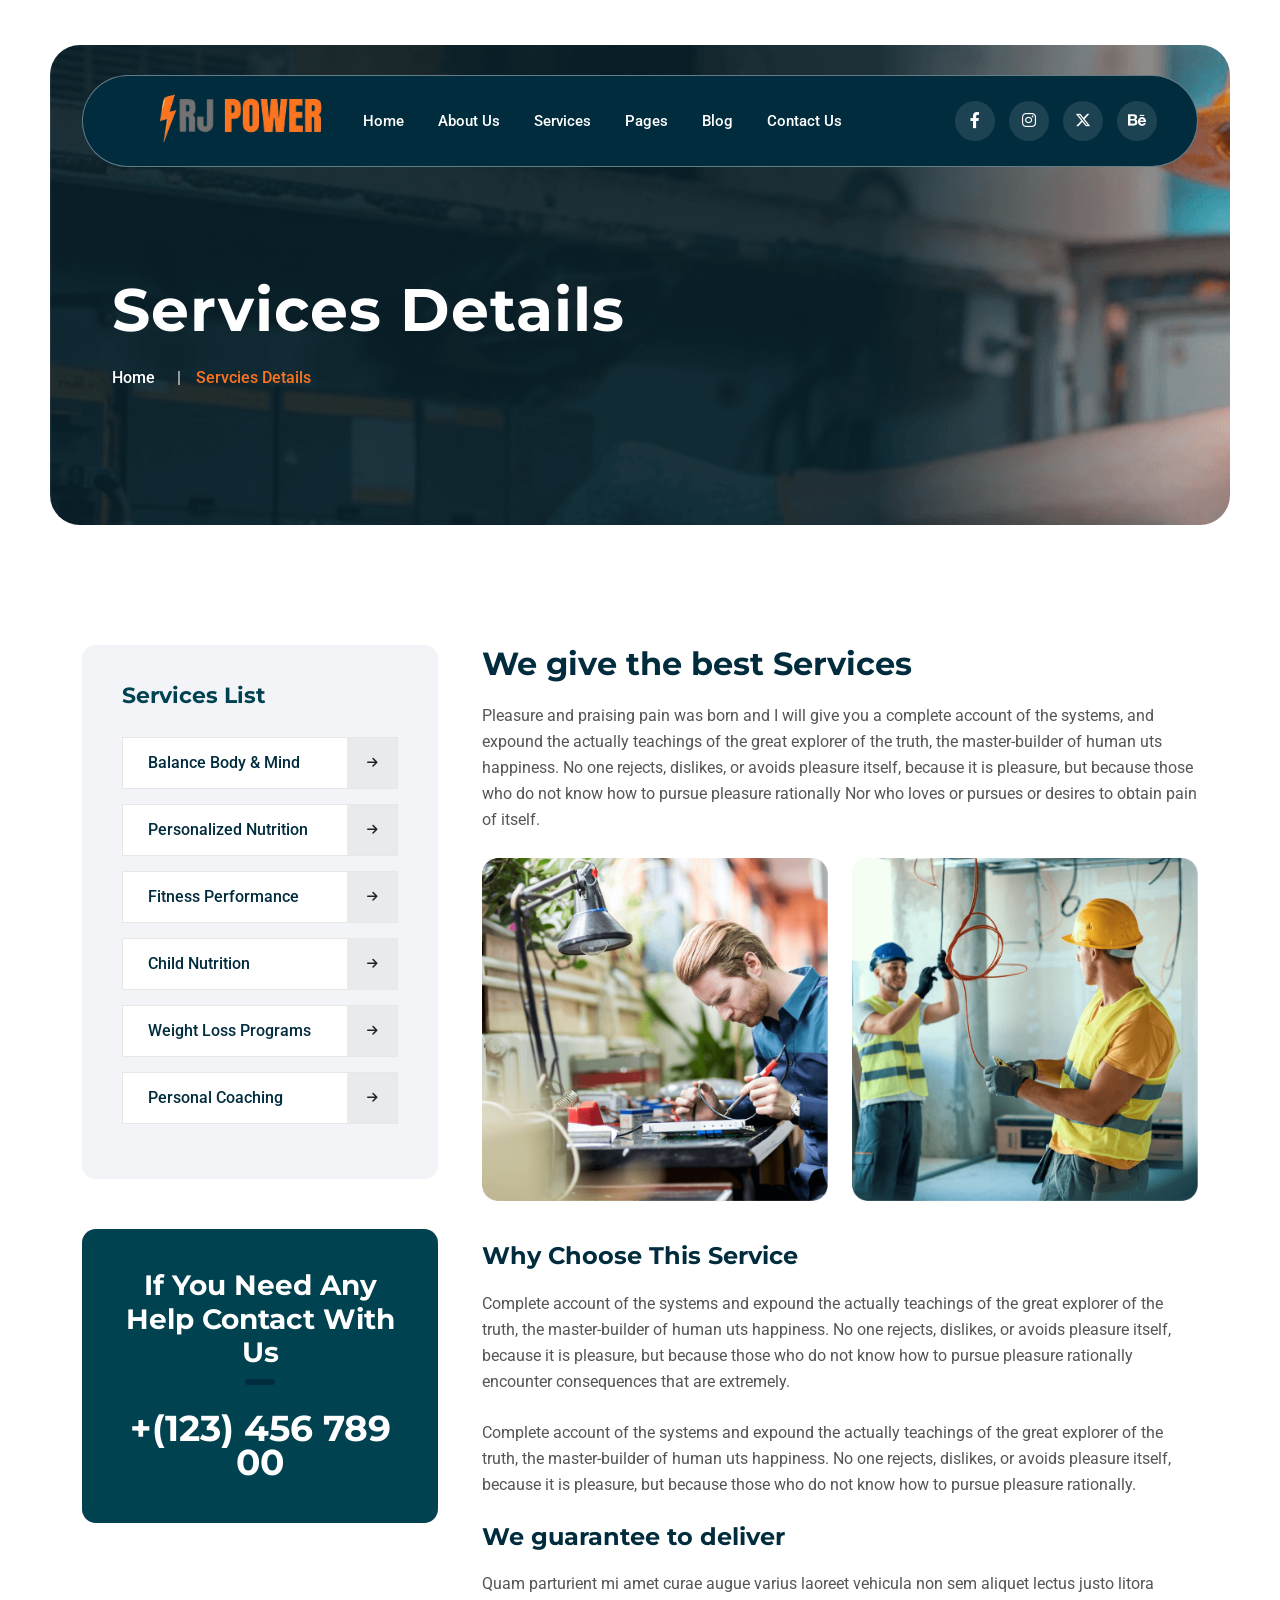
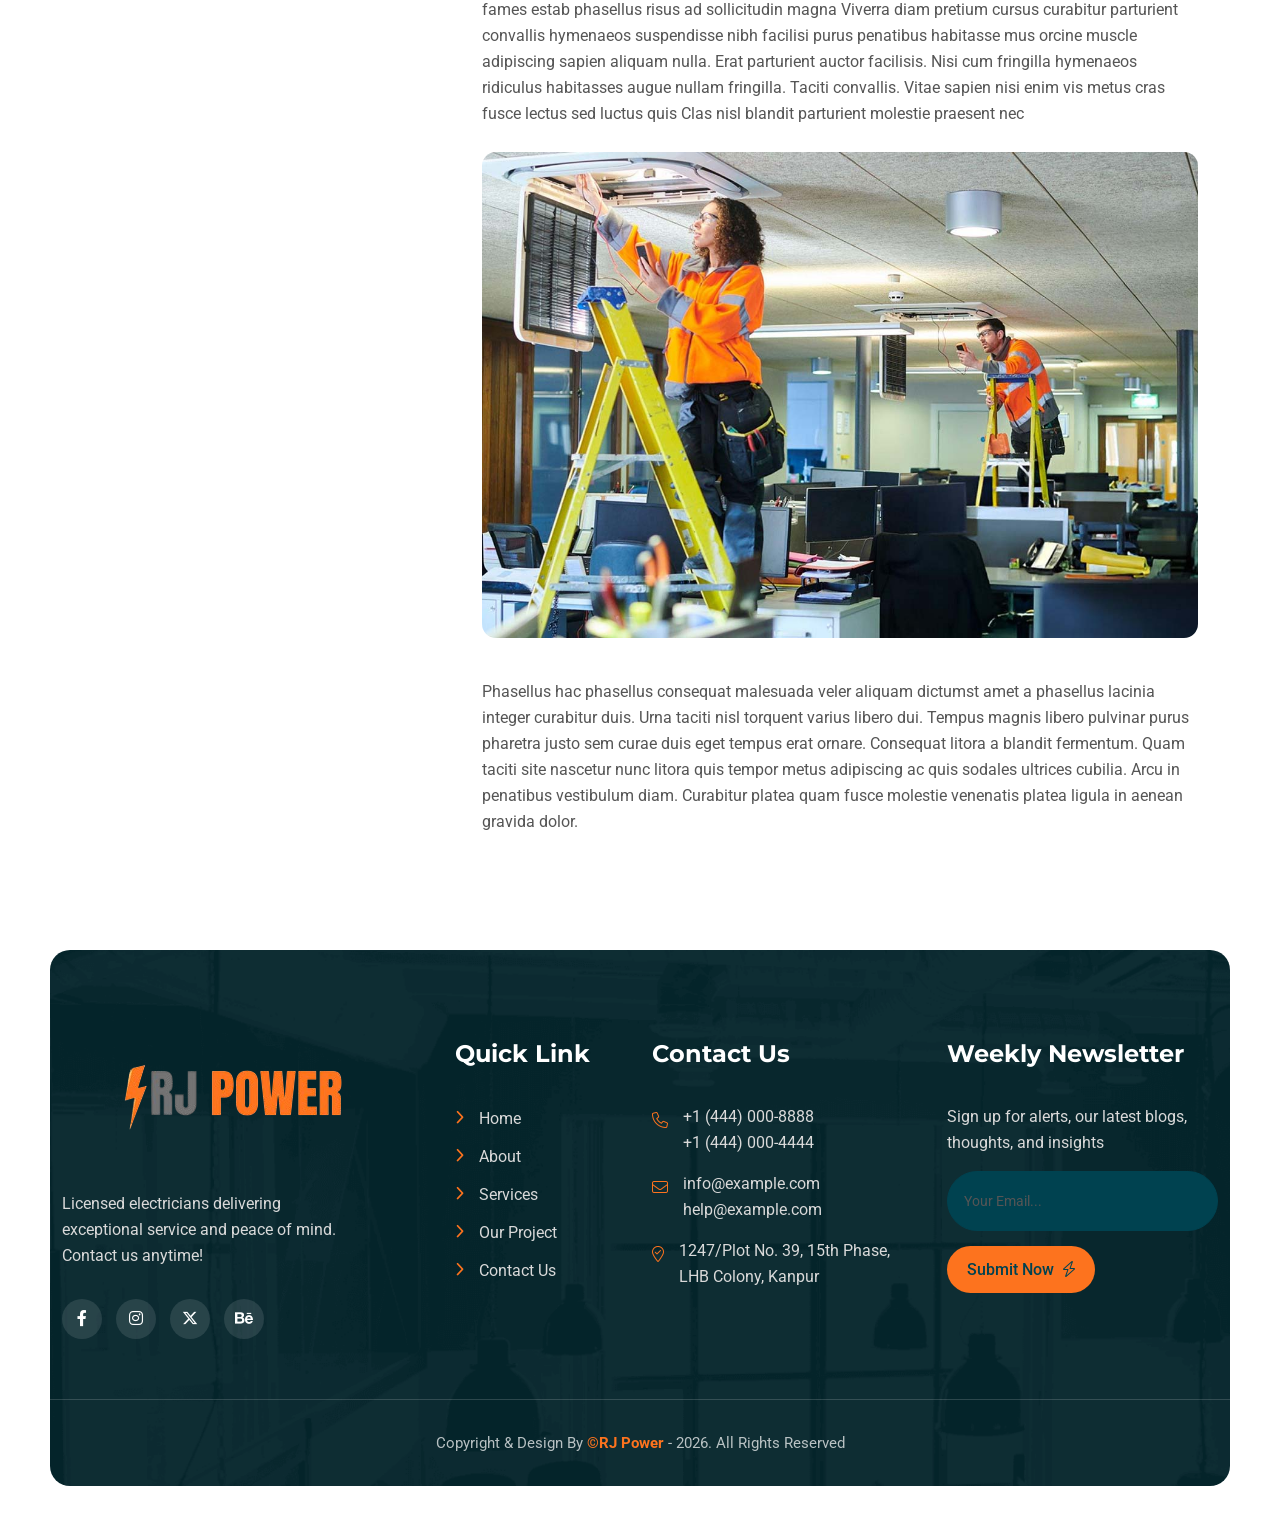
<file: single-service.html>
<!doctype html>
<html class="no-js" lang="zxx">


<head>
    <meta charset="utf-8">
    <meta http-equiv="x-ua-compatible" content="ie=edge">
    <title>RJ Power - Dietitian & Wellness Website </title>
    <meta name="description" content="">
    <meta name="viewport" content="width=device-width, initial-scale=1">
    <link rel="shortcut icon" type="image/x-icon" href="img/favicon.png">
    <!-- Place favicon.ico in the root directory -->

    <!-- CSS here -->
    <link rel="stylesheet" href="css/bootstrap.min.css">
    <link rel="stylesheet" href="css/animate.min.css">
    <link rel="stylesheet" href="css/magnific-popup.css">
    <link rel="stylesheet" href="fontawesome/css/all.min.css">
    <link rel="stylesheet" href="fontawesome-pro/css/all.min.css">
    <link rel="stylesheet" href="css/dripicons.css">
    <link rel="stylesheet" href="css/slick.css">
    <link rel="stylesheet" href="css/meanmenu.css">
    <link rel="stylesheet" href="css/default.css">
    <link rel="stylesheet" href="css/style.css">
    <link rel="stylesheet" href="css/swiper.min.css">
    <link rel="stylesheet" href="css/responsive.css">
</head>

<body>
   
    <!-- header -->
    <header class="header-area header-two">
        <div id="header-sticky3" class="menu-area">
            <div class="container-fluid pl-50 pr-50">

                <div class="container">
                    <div class="second-menu">
                        <div class="row align-items-center">
                            <div class="col-xl-3 col-lg-2 col-md-5">
                                <div class="logo">
                                    <a href="index.html"><img src="img/logo/logo.png" alt="logo"></a>
                                </div>
                            </div>
                            <div class="col-xl-6 col-lg-10">

                                <div class="main-menu text-center">
                                    <nav id="mobile-menu">
                                        <ul>
                                            <li class="has-sub">
                                                <a href="index.html">Home</a>
                                                <ul>
                                                    <li><a href="index.html">Home Page Main</a></li>
                                                    <li><a href="index-2.html">Home Hero Slider</a></li>
                                                   
                                                </ul>
                                            </li>
                                            <li><a href="about.html">About Us</a></li>
                                            <li class="has-sub">
                                                <a href="services.html">Services</a>
                                                <ul>
                                                    <li><a href="services.html">Services</a></li>
                                                    <li><a href="single-service.html">Services Details</a></li>
                                                </ul>
                                            </li>

                                            <li class="has-sub">
                                                <a href="#">Pages</a>
                                                <ul>
                                                    <li><a href="projects.html">Gallery</a></li>
                                                    <li><a href="pricing.html">Pricing</a></li>
                                                    <li><a href="team.html">Team</a></li>
                                                    <li><a href="faq.html">Faq</a></li>
                                                </ul>
                                            </li>
                                            <li class="has-sub">
                                                <a href="#">Blog</a>
                                                <ul>
                                                    <li><a href="blog.html">Blog</a></li>
                                                    <li><a href="blog-details.html">Blog Details</a></li>
                                                </ul>
                                            </li>
                                            <li><a href="contact.html">Contact Us</a></li>
                                        </ul>
                                    </nav>
                                </div>
                            </div>
                            <div class="col-xl-3 col-lg-5 d-none d-xl-block text-right">
                                <div class="footer-social">
                                    <a href="#"><i class="fab fa-facebook-f"></i></a>
                                    <a href="#"><i class="fab fa-instagram"></i></a>
                                    <a href="#"><i class="fa-brands fa-x-twitter"></i></a>
                                    <a href="#"><i class="fab fa-behance"></i></a>
                                </div>

                            </div>

                            <div class="col-12">
                                <div class="mobile-menu"></div>
                            </div>
                        </div>
                    </div>
                </div>

            </div>
        </div>
    </header>
    <!-- header-end -->
    <!-- offcanvas-area -->
    <div class="offcanvas-menu">
        <span class="menu-close"><i class="fas fa-times"></i></span>
        <form role="search" method="get" id="searchform" class="searchform" action="#">
            <input type="text" name="s" id="search" placeholder="Search" />
            <button><i class="fa fa-search"></i></button>
        </form>
        <div id="cssmenu2" class="menu-one-page-menu-container">
            <ul id="menu-one-page-menu-12" class="menu">
                <li class="menu-item menu-item-type-custom menu-item-object-custom"><a href="#home"><span>+8 12 3456897</span></a></li>
                <li class="menu-item menu-item-type-custom menu-item-object-custom"><a href="#howitwork"><span>info@example.com</span></a></li>
            </ul>
        </div>
    </div>
    <div class="offcanvas-overly"></div>
    <!-- offcanvas-end -->

    <!-- main-area -->
    <main>
        <!-- breadcrumb-area -->
        <section class="pl-50 pr-50 ">
            <div class="breadcrumb-area d-flex justify-content-center align-items-center" style="background-image:url(img/bg/bdrc-bg.png)">
                <div class="container">
                    <div class="row align-items-center">
                        <div class="col-xl-12 col-lg-12">
                            <div class="breadcrumb-wrap text-center">
                                <div class="breadcrumb-title">
                                    <h2>Services Details</h2>
                                    <div class="breadcrumb-wrap">

                                        <nav aria-label="breadcrumb">
                                            <ol class="breadcrumb">
                                                <li class="breadcrumb-item"><a href="index.html">Home</a></li>
                                                <li class="breadcrumb-item active" aria-current="page">Servcies Details</li>
                                            </ol>
                                        </nav>
                                    </div>
                                </div>
                            </div>
                        </div>

                    </div>
                </div>
            </div>
        </section>
        <!-- breadcrumb-area-end -->
        <!-- service-details-area -->
        <div class="about-area5 about-p p-relative">
            <div class="container pt-120 pb-90">
                <div class="row">
                    <!-- #right side -->
                    <div class="col-sm-12 col-md-12 col-lg-4 order-1">
                        <aside class="sidebar services-sidebar">

                            <!-- Category Widget -->
                            <div class="sidebar-widget categories">
                                <div class="widget-content">
                                    <h2 class="widget-title"> Services List </h2>
                                    <!-- Services Category -->
                                    <ul class="services-categories">
                                        <li><a href="single-service.html">Balance Body & Mind </a></li>
                                        <li><a href="single-service.html">Personalized Nutrition </a></li>
                                        <li><a href="single-service.html">Fitness Performance</a></li>
                                        <li><a href="single-service.html">Child Nutrition</a></li>
                                        <li><a href="single-service.html">Weight Loss Programs</a></li>
                                        <li><a href="single-service.html">Personal Coaching</a></li>
                                    </ul>
                                </div>
                            </div>
                            <!--Service Contact-->
                            <div class="service-detail-contact wow fadeup-animation" data-wow-delay="1.1s">
                                <h3 class="h3-title">If You Need Any Help Contact With Us</h3>
                                <a href="javascript:void(0);" title="Call now"> +(123) 456 789 00</a>
                            </div>

                        </aside>
                    </div>
                    <!-- #right side end -->


                    <div class="col-lg-8 col-md-12 col-sm-12 order-2">
                        <div class="service-detail">


                            <div class="content-box">
                                <h2> We give the best Services </h2>
                                <p>Pleasure and praising pain was born and I will give you a complete account of the systems, and expound the actually teachings of the great explorer of the truth, the master-builder of human uts happiness. No one rejects, dislikes, or avoids pleasure itself, because it is pleasure, but because those who do not know how to pursue pleasure rationally Nor who loves or pursues or desires to obtain pain of itself.</p>

                                <!-- Two Column -->
                                <div class="two-column">
                                    <div class="row">
                                        <div class="image-column col-xl-6 col-lg-12 col-md-12">
                                            <figure class="image img-custom-anim-left wow fadeInLeft" data-delay=".1s"><img src="img/gallery/gallery-01.png" alt=""></figure>
                                        </div>
                                        <div class="text-column col-xl-6 col-lg-12 col-md-12">
                                            <figure class="image img-custom-anim-left wow fadeInLeft" data-delay=".1s"><img src="img/gallery/gallery-02.png" alt=""></figure>
                                        </div>

                                    </div>
                                </div>

                                <h3>Why Choose This Service</h3>

                                <p>Complete account of the systems and expound the actually teachings of the great explorer of the truth, the master-builder of human uts happiness. No one rejects, dislikes, or avoids pleasure itself, because it is pleasure, but because those who do not know how to pursue pleasure rationally encounter consequences that are extremely.</p>

                                <p>Complete account of the systems and expound the actually teachings of the great explorer of the truth, the master-builder of human uts happiness. No one rejects, dislikes, or avoids pleasure itself, because it is pleasure, but because those who do not know how to pursue pleasure rationally.</p>
                                <h3>We guarantee to deliver</h3>
                                <p>Quam parturient mi amet curae augue varius laoreet vehicula non sem aliquet lectus justo litora fames estab phasellus risus ad sollicitudin magna Viverra diam pretium cursus curabitur parturient convallis hymenaeos suspendisse nibh facilisi purus penatibus habitasse mus orcine muscle adipiscing sapien aliquam nulla. Erat parturient auctor facilisis. Nisi cum fringilla hymenaeos ridiculus habitasses augue nullam fringilla. Taciti convallis. Vitae sapien nisi enim vis metus cras fusce lectus sed luctus quis Clas nisl blandit parturient molestie praesent nec</p>

                                <!-- Two Column -->
                                <div class="two-column">
                                    <div class="row">
                                        <div class="image-column col-xl-12 col-lg-12 col-md-12">
                                            <figure class="image img-custom-anim-left wow fadeInLeft" data-delay=".1s"><img src="img/blog/inner_b1.jpg" alt=""></figure>
                                        </div>
                                    </div>
                                </div>

                                <p>Phasellus hac phasellus consequat malesuada veler aliquam dictumst amet a phasellus lacinia integer curabitur duis. Urna taciti nisl torquent varius libero dui. Tempus magnis libero pulvinar purus pharetra justo sem curae duis eget tempus erat ornare. Consequat litora a blandit fermentum. Quam taciti site nascetur nunc litora quis tempor metus adipiscing ac quis sodales ultrices cubilia. Arcu in penatibus vestibulum diam. Curabitur platea quam fusce molestie venenatis platea ligula in aenean gravida dolor.</p>
                            </div>
                        </div>
                    </div>

                </div>
            </div>
        </div>
        <!-- service-details-area-end -->

    </main>
    <!-- main-area-end -->
    <!-- footer -->
    <footer class="footer-bg footer-p mb-50">
        <div class="footer-top pt-90" style="background-image: url(img/bg/footer-bg.png); background-repeat: no-repeat; background-size: cover;">
            <div class="container">
                <div class="row justify-content-between">
                    <div class="col-xl-4 col-lg-4 col-sm-6">
                        <div class="footer-widget mb-30">
                            <div class="f-widget-title mb-30">
                                <img src="img/logo/f_logo-power.png" alt="img">
                            </div>
                            <p class="pr-90">Licensed electricians delivering exceptional service and peace of mind. Contact us anytime!</p>
                            <div class="footer-social mt-30">
                                <a href="#"><i class="fab fa-facebook-f"></i></a>
                                <a href="#"><i class="fab fa-instagram"></i></a>
                                <a href="#"><i class="fa-brands fa-x-twitter"></i></a>
                                <a href="#"><i class="fab fa-behance"></i></a>
                            </div>
                        </div>
                    </div>
                    <div class="col-xl-2 col-lg-2 col-sm-6">
                        <div class="footer-widget mb-30">
                            <div class="f-widget-title">
                                <h2>Quick Link</h2>
                            </div>
                            <div class="footer-link">
                                <ul>
                                    <li><a href="about.html">Home</a></li>
                                    <li><a href="about.html">about</a></li>
                                    <li><a href="services.html">services</a></li>
                                    <li><a href="projects.html">Our Project</a></li>
                                    <li><a href="contact.html">Contact Us</a></li>
                                </ul>
                            </div>
                        </div>
                    </div>
                    <div class="col-xl-3 col-lg-3 col-sm-6">
                        <div class="footer-widget mb-30">
                            <div class="f-widget-title">
                                <h2>Contact Us</h2>
                            </div>
                            <div class="f-contact">
                                <ul>
                                    <li>
                                        <i class="icon fal fa-phone"></i>
                                        <span><a href="tel:+14440008888">+1 (444) 000-8888</a><br><a href="tel:+14440004444">+1 (444) 000-4444</a></span>
                                    </li>
                                    <li><i class="icon fal fa-envelope"></i>
                                        <span>
                                            <a href="mailto:info@example.com">info@example.com</a>
                                            <br>
                                            <a href="mailto:help@example.com">help@example.com</a>
                                        </span>
                                    </li>
                                    <li>
                                        <i class="icon fal fa-map-marker-check"></i>
                                        <span>1247/Plot No. 39, 15th Phase,<br> LHB Colony, Kanpur</span>
                                    </li>
                                </ul>
                            </div>
                        </div>
                    </div>
                    <div class="col-xl-3 col-lg-3 col-sm-6">
                        <div class="footer-widget mb-30">
                            <div class="f-widget-title">
                                <h2>Weekly Newsletter</h2>
                            </div>
                            <div class="footer-link">
                                <p>Sign up for alerts, our latest blogs, thoughts, and insights</p>
                                <div class="subricbe p-relative" data-animation="fadeInDown" data-delay=".4s">
                                    <form action="https://tarbiyahschool.co.in/powerhaus/news-mail.php" method="post" class="contact-form ">
                                        <input type="text" id="email2" name="email2" class="header-input" placeholder="Your Email..." required="">
                                        <button class="btn header-btn"> Submit Now <i class="fa-light fa-bolt"></i> </button>
                                    </form>
                                </div>
                            </div>

                        </div>
                    </div>
                </div>
            </div>
            <div class="copyright-wrap">
                <div class="container">
                    <div class="row align-items-center text-center">
                        <div class="col-lg-12 col-md-12">
                            Copyright &amp; Design By <a href="#">©RJ Power</a> - 2026. All Rights Reserved
                        </div>
                    </div>
                </div>
            </div>
        </div>
    </footer>
    <!-- footer-end -->
    <!-- JS here -->
    <script src="js/vendor/modernizr-3.5.0.min.js"></script>
    <script src="js/vendor/jquery-3.6.0.min.js"></script>
    <script src="js/popper.min.js"></script>
    <script src="js/bootstrap.min.js"></script>
    <script src="js/slick.min.js"></script>
    <script src="js/wow.min.js"></script>
    <script src="js/js_isotope.pkgd.min.js"></script>
    <script src="js/imagesloaded.min.js"></script>
    <script src="js/parallax.min.js"></script>
    <script src="js/jquery.waypoints.min.js"></script>
    <script src="js/jquery.counterup.min.js"></script>
    <script src="js/jquery.scrollUp.min.js"></script>
    <script src="js/swiper.min.js"></script>
    <script src="js/jquery.meanmenu.min.js"></script>
    <script src="js/jquery.magnific-popup.min.js"></script>
    <!--gsap js file -->
    <script src="js/gsap.min.js"></script>
    <!-- Text Effect js file -->
    <script src="js/SplitText.js"></script>
    <script src="js/ScrollTrigger.min.js"></script>
    <script src="js/main.js"></script>
</body>


<!-- Mirrored from tarbiyahschool.co.in/powerhaus/single-service.html by HTTrack Website Copier/3.x [XR&CO'2014], Sun, 12 Jul 2026 05:45:51 GMT -->
</html>
</file>
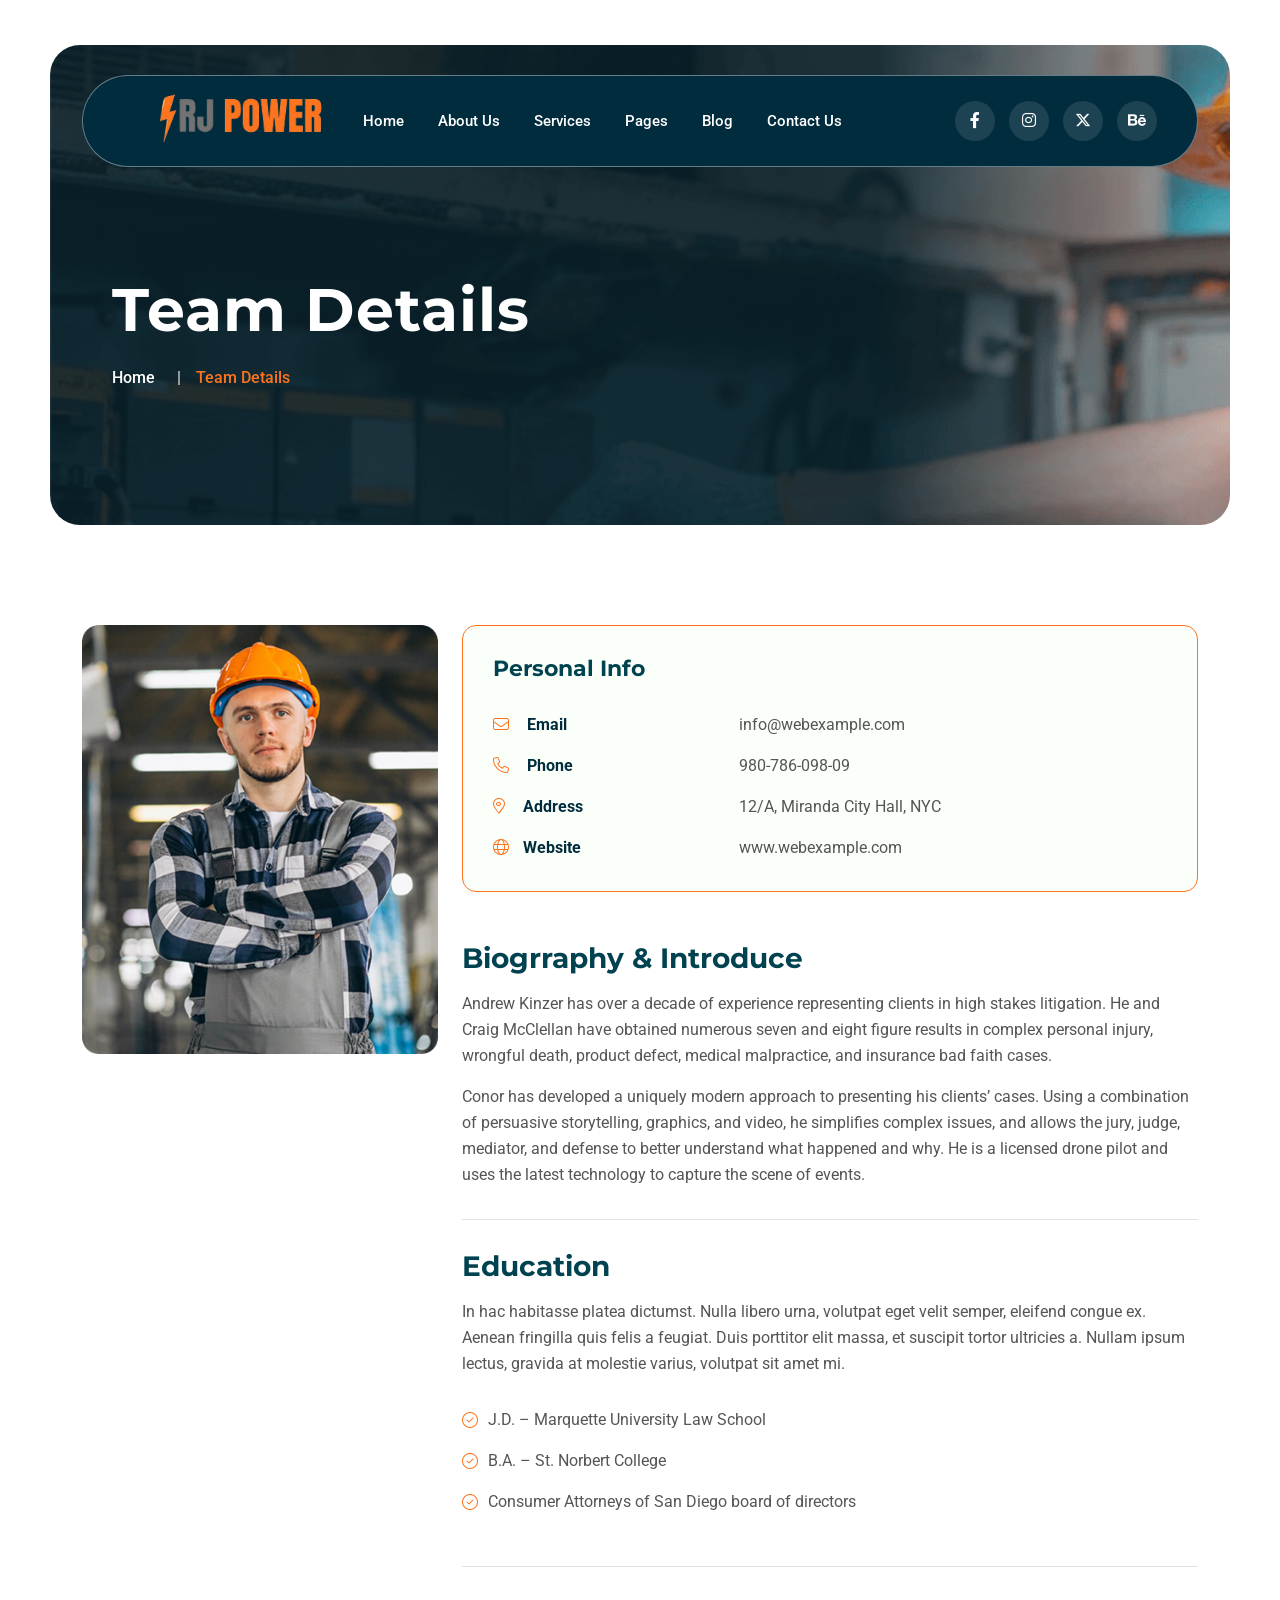
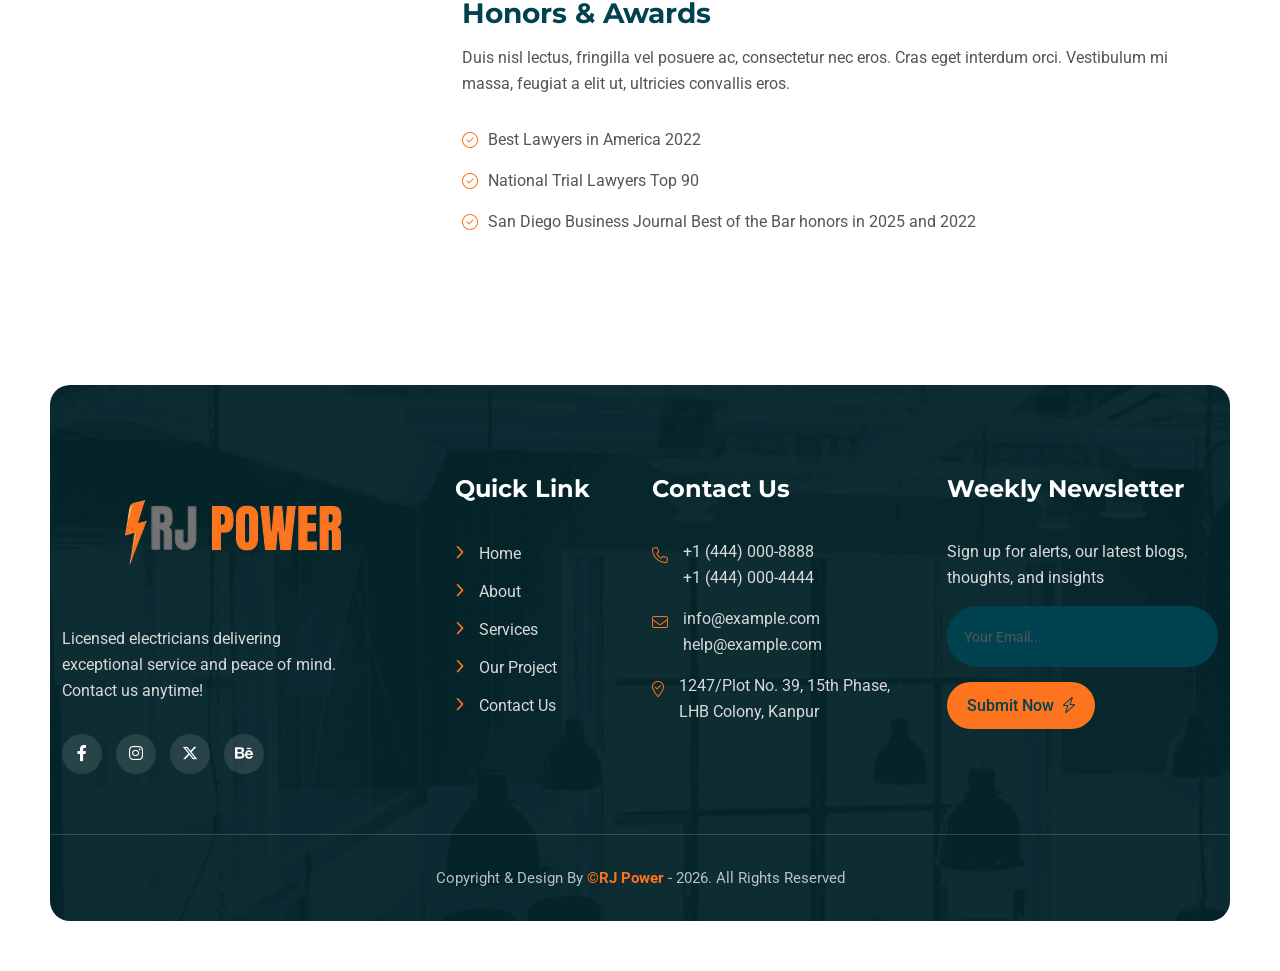
<file: team-single.html>
<!doctype html>
<html class="no-js" lang="zxx">


<head>
    <meta charset="utf-8">
    <meta http-equiv="x-ua-compatible" content="ie=edge">
    <title>RJ Power - Dietitian & Wellness Website </title>
    <meta name="description" content="">
    <meta name="viewport" content="width=device-width, initial-scale=1">
    <link rel="shortcut icon" type="image/x-icon" href="img/favicon.png">
    <!-- Place favicon.ico in the root directory -->

    <!-- CSS here -->
    <link rel="stylesheet" href="css/bootstrap.min.css">
    <link rel="stylesheet" href="css/animate.min.css">
    <link rel="stylesheet" href="css/magnific-popup.css">
    <link rel="stylesheet" href="fontawesome/css/all.min.css">
    <link rel="stylesheet" href="fontawesome-pro/css/all.min.css">
    <link rel="stylesheet" href="css/dripicons.css">
    <link rel="stylesheet" href="css/slick.css">
    <link rel="stylesheet" href="css/meanmenu.css">
    <link rel="stylesheet" href="css/default.css">
    <link rel="stylesheet" href="css/style.css">
    <link rel="stylesheet" href="css/swiper.min.css">
    <link rel="stylesheet" href="css/responsive.css">
</head>

<body>
   
    <!-- header -->
    <header class="header-area header-two">
        <div id="header-sticky3" class="menu-area">
            <div class="container-fluid pl-50 pr-50">

                <div class="container">
                    <div class="second-menu">
                        <div class="row align-items-center">
                            <div class="col-xl-3 col-lg-2 col-md-5">
                                <div class="logo">
                                    <a href="index.html"><img src="img/logo/logo.png" alt="logo"></a>
                                </div>
                            </div>
                            <div class="col-xl-6 col-lg-10">

                                <div class="main-menu text-center">
                                    <nav id="mobile-menu">
                                        <ul>
                                            <li class="has-sub">
                                                <a href="index.html">Home</a>
                                                <ul>
                                                    <li><a href="index.html">Home Page Main</a></li>
                                                    <li><a href="index-2.html">Home Hero Slider</a></li>
                                                   
                                                </ul>
                                            </li>
                                            <li><a href="about.html">About Us</a></li>
                                            <li class="has-sub">
                                                <a href="services.html">Services</a>
                                                <ul>
                                                    <li><a href="services.html">Services</a></li>
                                                    <li><a href="single-service.html">Services Details</a></li>
                                                </ul>
                                            </li>

                                            <li class="has-sub">
                                                <a href="#">Pages</a>
                                                <ul>
                                                    <li><a href="projects.html">Gallery</a></li>
                                                    <li><a href="pricing.html">Pricing</a></li>
                                                    <li><a href="team.html">Team</a></li>
                                                    <li><a href="faq.html">Faq</a></li>
                                                </ul>
                                            </li>
                                            <li class="has-sub">
                                                <a href="#">Blog</a>
                                                <ul>
                                                    <li><a href="blog.html">Blog</a></li>
                                                    <li><a href="blog-details.html">Blog Details</a></li>
                                                </ul>
                                            </li>
                                            <li><a href="contact.html">Contact Us</a></li>
                                        </ul>
                                    </nav>
                                </div>
                            </div>
                            <div class="col-xl-3 col-lg-5 d-none d-xl-block text-right">
                                <div class="footer-social">
                                    <a href="#"><i class="fab fa-facebook-f"></i></a>
                                    <a href="#"><i class="fab fa-instagram"></i></a>
                                    <a href="#"><i class="fa-brands fa-x-twitter"></i></a>
                                    <a href="#"><i class="fab fa-behance"></i></a>
                                </div>

                            </div>

                            <div class="col-12">
                                <div class="mobile-menu"></div>
                            </div>
                        </div>
                    </div>
                </div>

            </div>
        </div>
    </header>
    <!-- header-end -->
    <!-- offcanvas-area -->
    <div class="offcanvas-menu">
        <span class="menu-close"><i class="fas fa-times"></i></span>
        <form role="search" method="get" id="searchform" class="searchform" action="#">
            <input type="text" name="s" id="search" placeholder="Search" />
            <button><i class="fa fa-search"></i></button>
        </form>
        <div id="cssmenu2" class="menu-one-page-menu-container">
            <ul id="menu-one-page-menu-12" class="menu">
                <li class="menu-item menu-item-type-custom menu-item-object-custom"><a href="#home"><span>+8 12 3456897</span></a></li>
                <li class="menu-item menu-item-type-custom menu-item-object-custom"><a href="#howitwork"><span>info@example.com</span></a></li>
            </ul>
        </div>
    </div>
    <div class="offcanvas-overly"></div>
    <!-- offcanvas-end -->

    <!-- main-area -->
    <main>
        <!-- breadcrumb-area -->
        <section class="pl-50 pr-50 ">
            <div class="breadcrumb-area d-flex justify-content-center align-items-center" style="background-image:url(img/bg/bdrc-bg.png)">
                <div class="container">
                    <div class="row align-items-center">
                        <div class="col-xl-12 col-lg-12">
                            <div class="breadcrumb-wrap text-center">
                                <div class="breadcrumb-title">
                                    <h2>Team Details</h2>
                                    <div class="breadcrumb-wrap">

                                        <nav aria-label="breadcrumb">
                                            <ol class="breadcrumb">
                                                <li class="breadcrumb-item"><a href="index.html">Home</a></li>
                                                <li class="breadcrumb-item active" aria-current="page">Team Details</li>
                                            </ol>
                                        </nav>
                                    </div>
                                </div>
                            </div>
                        </div>

                    </div>
                </div>
            </div>
        </section>
        <!-- breadcrumb-area-end -->
        <!-- Project Detail -->
        <section class="team-area-content">
            <div class="container">

                <!-- Lower Content -->
                <div class="lower-content">
                    <div class="row">
                        <div class="col-lg-4 col-md-12 col-sm-12">
                            <div class="team-img-box">
                                <img src="img/team/team-img1.png" alt="img">
                            </div>
                        </div>

                        <div class="text-column col-lg-8 col-md-12 col-sm-12">
                            <div class="per-info mb-50">
                                <h4>Personal Info</h4>
                                <ul>
                                    <li>
                                        <div class="icon"><i class="fal fa-envelope"></i> <strong>Email</strong></div>
                                        <div class="text">info@webexample.com</div>
                                    </li>
                                    <li>
                                        <div class="icon"><i class="fal fa-phone"></i> <strong>Phone</strong></div>
                                        <div class="text">980-786-098-09</div>
                                    </li>
                                    <li>
                                        <div class="icon"><i class="fal fa-map-marker-alt"></i><strong>Address</strong></div>
                                        <div class="text">12/A, Miranda City Hall, NYC</div>
                                    </li>
                                    <li>
                                        <div class="icon"><i class="fal fa-globe"></i><strong>Website</strong></div>
                                        <div class="text">www.webexample.com</div>
                                    </li>
                                </ul>
                            </div>
                            <div class="team-content-details">
                                <h3>biogrraphy & introduce </h3>
                                <p>Andrew Kinzer has over a decade of experience representing clients in high stakes litigation. He and Craig McClellan have obtained numerous seven and eight figure results in complex personal injury, wrongful death, product defect, medical malpractice, and insurance bad faith cases.</p>
                                <p>Conor has developed a uniquely modern approach to presenting his clients’ cases. Using a combination of persuasive storytelling, graphics, and video, he simplifies complex issues, and allows the jury, judge, mediator, and defense to better understand what happened and why. He is a licensed drone pilot and uses the latest technology to capture the scene of events. </p>
                                <hr>
                                <h3>education</h3>
                                <p> In hac habitasse platea dictumst. Nulla libero urna, volutpat eget velit semper, eleifend congue ex. Aenean fringilla quis felis a feugiat. Duis porttitor elit massa, et suscipit tortor ultricies a. Nullam ipsum lectus, gravida at molestie varius, volutpat sit amet mi.
                                </p>
                                <ul>
                                    <li><i class="fa-light fa-circle-check"></i> J.D. – Marquette University Law School</li>
                                    <li><i class="fa-light fa-circle-check"></i> B.A. – St. Norbert College</li>
                                    <li><i class="fa-light fa-circle-check"></i> Consumer Attorneys of San Diego board of directors</li>
                                </ul>
                                <hr>
                                <h3>Honors & Awards</h3>
                                <p>Duis nisl lectus, fringilla vel posuere ac, consectetur nec eros. Cras eget interdum orci. Vestibulum mi massa, feugiat a elit ut, ultricies convallis eros.</p>
                                <ul>
                                    <li><i class="fa-light fa-circle-check"></i> Best Lawyers in America 2022</li>
                                    <li><i class="fa-light fa-circle-check"></i> National Trial Lawyers Top 90</li>
                                    <li><i class="fa-light fa-circle-check"></i> San Diego Business Journal Best of the Bar honors in 2025 and 2022</li>
                                </ul>

                            </div>
                        </div>


                    </div>
                </div>

            </div>
        </section>
        <!--End Project Detail -->
    </main>
    <!-- main-area-end -->
    <!-- footer -->
    <footer class="footer-bg footer-p mb-50">
        <div class="footer-top pt-90" style="background-image: url(img/bg/footer-bg.png); background-repeat: no-repeat; background-size: cover;">
            <div class="container">
                <div class="row justify-content-between">
                    <div class="col-xl-4 col-lg-4 col-sm-6">
                        <div class="footer-widget mb-30">
                            <div class="f-widget-title mb-30">
                                <img src="img/logo/f_logo-power.png" alt="img">
                            </div>
                            <p class="pr-90">Licensed electricians delivering exceptional service and peace of mind. Contact us anytime!</p>
                            <div class="footer-social mt-30">
                                <a href="#"><i class="fab fa-facebook-f"></i></a>
                                <a href="#"><i class="fab fa-instagram"></i></a>
                                <a href="#"><i class="fa-brands fa-x-twitter"></i></a>
                                <a href="#"><i class="fab fa-behance"></i></a>
                            </div>
                        </div>
                    </div>
                    <div class="col-xl-2 col-lg-2 col-sm-6">
                        <div class="footer-widget mb-30">
                            <div class="f-widget-title">
                                <h2>Quick Link</h2>
                            </div>
                            <div class="footer-link">
                                <ul>
                                    <li><a href="about.html">Home</a></li>
                                    <li><a href="about.html">about</a></li>
                                    <li><a href="services.html">services</a></li>
                                    <li><a href="projects.html">Our Project</a></li>
                                    <li><a href="contact.html">Contact Us</a></li>
                                </ul>
                            </div>
                        </div>
                    </div>
                    <div class="col-xl-3 col-lg-3 col-sm-6">
                        <div class="footer-widget mb-30">
                            <div class="f-widget-title">
                                <h2>Contact Us</h2>
                            </div>
                            <div class="f-contact">
                                <ul>
                                    <li>
                                        <i class="icon fal fa-phone"></i>
                                        <span><a href="tel:+14440008888">+1 (444) 000-8888</a><br><a href="tel:+14440004444">+1 (444) 000-4444</a></span>
                                    </li>
                                    <li><i class="icon fal fa-envelope"></i>
                                        <span>
                                            <a href="mailto:info@example.com">info@example.com</a>
                                            <br>
                                            <a href="mailto:help@example.com">help@example.com</a>
                                        </span>
                                    </li>
                                    <li>
                                        <i class="icon fal fa-map-marker-check"></i>
                                        <span>1247/Plot No. 39, 15th Phase,<br> LHB Colony, Kanpur</span>
                                    </li>
                                </ul>
                            </div>
                        </div>
                    </div>
                    <div class="col-xl-3 col-lg-3 col-sm-6">
                        <div class="footer-widget mb-30">
                            <div class="f-widget-title">
                                <h2>Weekly Newsletter</h2>
                            </div>
                            <div class="footer-link">
                                <p>Sign up for alerts, our latest blogs, thoughts, and insights</p>
                                <div class="subricbe p-relative" data-animation="fadeInDown" data-delay=".4s">
                                    <form action="https://tarbiyahschool.co.in/powerhaus/news-mail.php" method="post" class="contact-form ">
                                        <input type="text" id="email2" name="email2" class="header-input" placeholder="Your Email..." required="">
                                        <button class="btn header-btn"> Submit Now <i class="fa-light fa-bolt"></i> </button>
                                    </form>
                                </div>
                            </div>

                        </div>
                    </div>
                </div>
            </div>
            <div class="copyright-wrap">
                <div class="container">
                    <div class="row align-items-center text-center">
                        <div class="col-lg-12 col-md-12">
                            Copyright &amp; Design By <a href="#">©RJ Power</a> - 2026. All Rights Reserved
                        </div>
                    </div>
                </div>
            </div>
        </div>
    </footer>
    <!-- footer-end -->
    <!-- JS here -->
    <script src="js/vendor/modernizr-3.5.0.min.js"></script>
    <script src="js/vendor/jquery-3.6.0.min.js"></script>
    <script src="js/popper.min.js"></script>
    <script src="js/bootstrap.min.js"></script>
    <script src="js/slick.min.js"></script>
    <script src="js/wow.min.js"></script>
    <script src="js/js_isotope.pkgd.min.js"></script>
    <script src="js/imagesloaded.min.js"></script>
    <script src="js/parallax.min.js"></script>
    <script src="js/jquery.waypoints.min.js"></script>
    <script src="js/jquery.counterup.min.js"></script>
    <script src="js/jquery.scrollUp.min.js"></script>
    <script src="js/swiper.min.js"></script>
    <script src="js/jquery.meanmenu.min.js"></script>
    <script src="js/jquery.magnific-popup.min.js"></script>
    <!--gsap js file -->
    <script src="js/gsap.min.js"></script>
    <!-- Text Effect js file -->
    <script src="js/SplitText.js"></script>
    <script src="js/ScrollTrigger.min.js"></script>
    <script src="js/main.js"></script>
</body>


<!-- Mirrored from tarbiyahschool.co.in/powerhaus/team-single.html by HTTrack Website Copier/3.x [XR&CO'2014], Sun, 12 Jul 2026 05:45:56 GMT -->
</html>
</file>
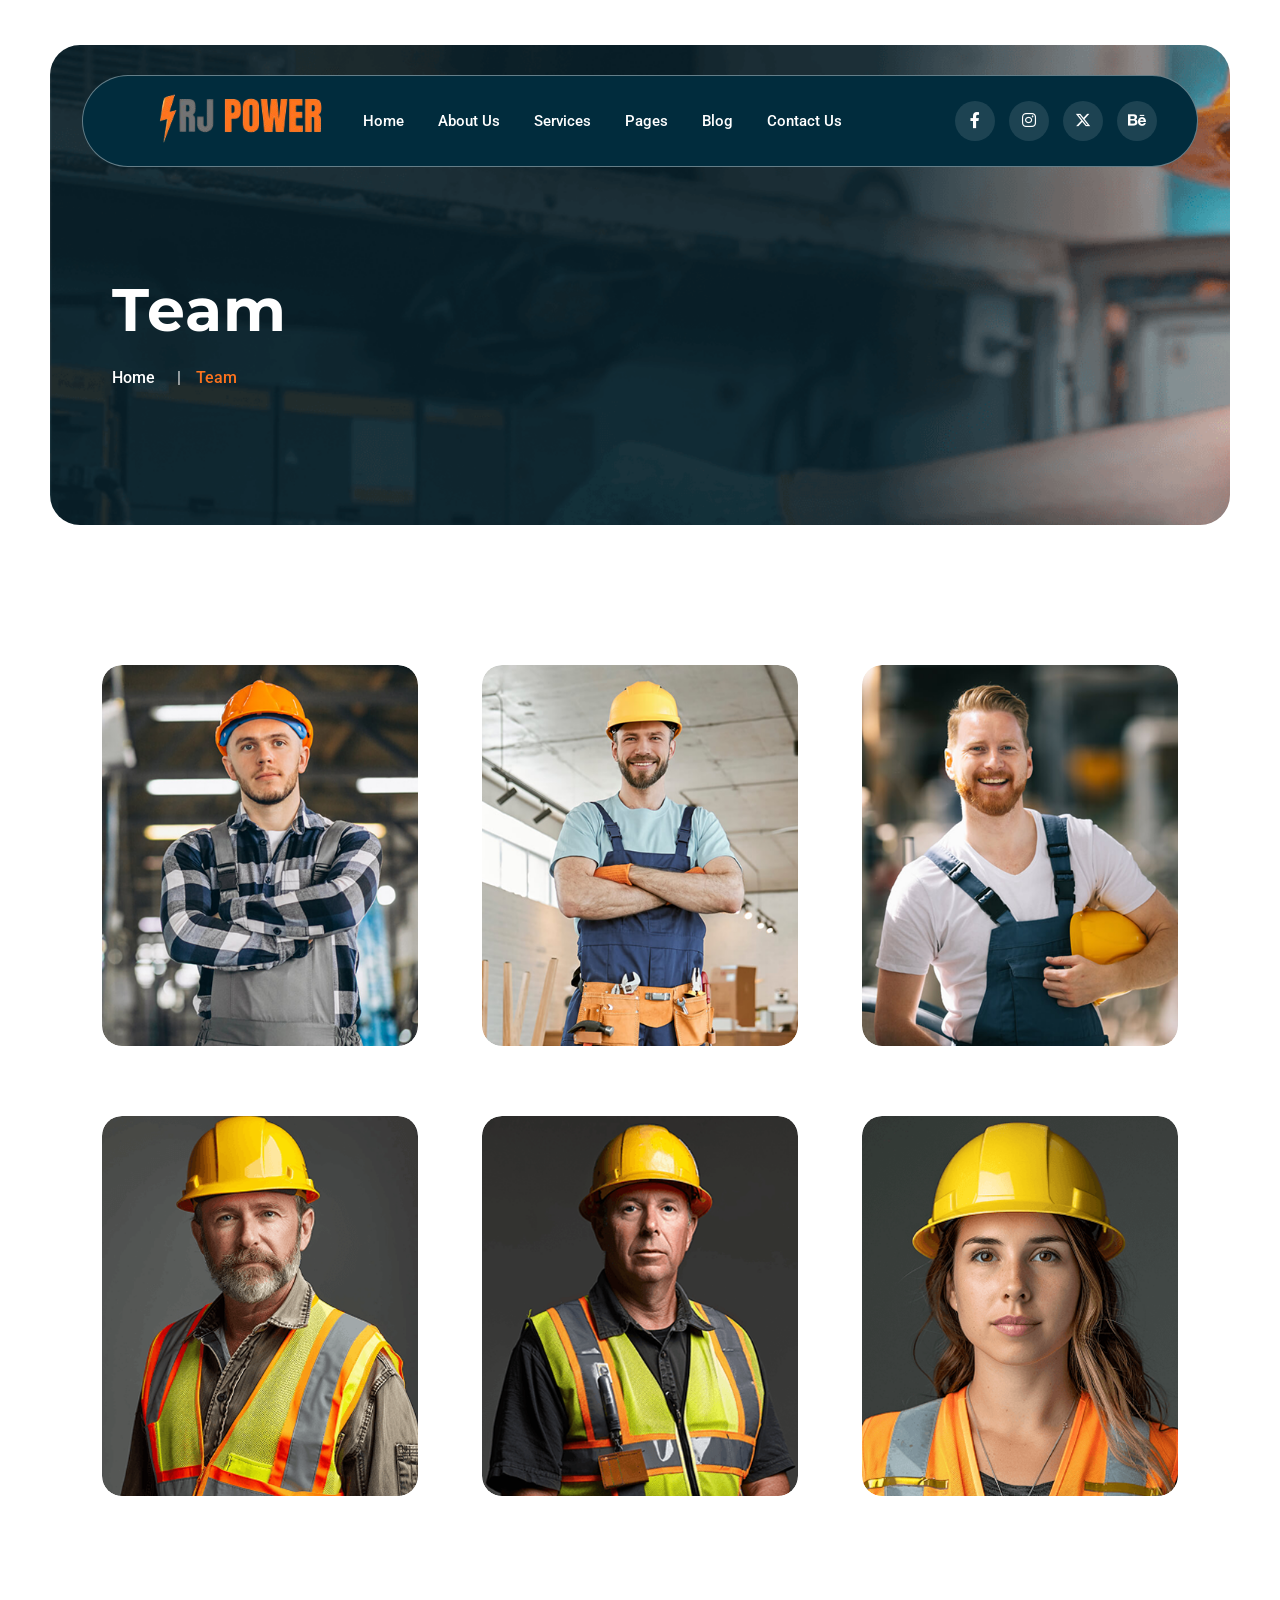
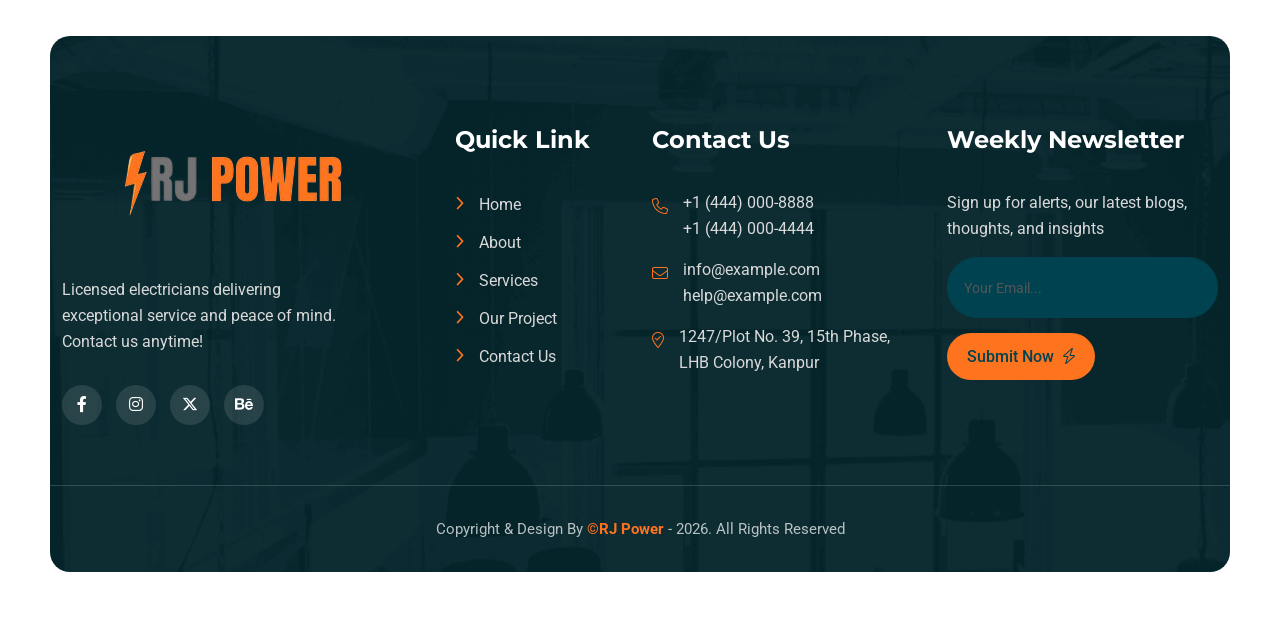
<file: team.html>
<!doctype html>
<html class="no-js" lang="zxx">


<head>
    <meta charset="utf-8">
    <meta http-equiv="x-ua-compatible" content="ie=edge">
    <title>RJ Power - Dietitian & Wellness Website </title>
    <meta name="description" content="">
    <meta name="viewport" content="width=device-width, initial-scale=1">
    <link rel="shortcut icon" type="image/x-icon" href="img/favicon.png">
    <!-- Place favicon.ico in the root directory -->

    <!-- CSS here -->
    <link rel="stylesheet" href="css/bootstrap.min.css">
    <link rel="stylesheet" href="css/animate.min.css">
    <link rel="stylesheet" href="css/magnific-popup.css">
    <link rel="stylesheet" href="fontawesome/css/all.min.css">
    <link rel="stylesheet" href="fontawesome-pro/css/all.min.css">
    <link rel="stylesheet" href="css/dripicons.css">
    <link rel="stylesheet" href="css/slick.css">
    <link rel="stylesheet" href="css/meanmenu.css">
    <link rel="stylesheet" href="css/default.css">
    <link rel="stylesheet" href="css/style.css">
    <link rel="stylesheet" href="css/swiper.min.css">
    <link rel="stylesheet" href="css/responsive.css">
</head>

<body>
   
    <!-- header -->
    <header class="header-area header-two">
        <div id="header-sticky3" class="menu-area">
            <div class="container-fluid pl-50 pr-50">

                <div class="container">
                    <div class="second-menu">
                        <div class="row align-items-center">
                            <div class="col-xl-3 col-lg-2 col-md-5">
                                <div class="logo">
                                    <a href="index.html"><img src="img/logo/logo.png" alt="logo"></a>
                                </div>
                            </div>
                            <div class="col-xl-6 col-lg-10">

                                <div class="main-menu text-center">
                                    <nav id="mobile-menu">
                                        <ul>
                                            <li class="has-sub">
                                                <a href="index.html">Home</a>
                                                <ul>
                                                    <li><a href="index.html">Home Page Main</a></li>
                                                    <li><a href="index-2.html">Home Hero Slider</a></li>
                                                   
                                                </ul>
                                            </li>
                                            <li><a href="about.html">About Us</a></li>
                                            <li class="has-sub">
                                                <a href="services.html">Services</a>
                                                <ul>
                                                    <li><a href="services.html">Services</a></li>
                                                    <li><a href="single-service.html">Services Details</a></li>
                                                </ul>
                                            </li>

                                            <li class="has-sub">
                                                <a href="#">Pages</a>
                                                <ul>
                                                    <li><a href="projects.html">Gallery</a></li>
                                                    <li><a href="pricing.html">Pricing</a></li>
                                                    <li><a href="team.html">Team</a></li>
                                                    <li><a href="faq.html">Faq</a></li>
                                                </ul>
                                            </li>
                                            <li class="has-sub">
                                                <a href="#">Blog</a>
                                                <ul>
                                                    <li><a href="blog.html">Blog</a></li>
                                                    <li><a href="blog-details.html">Blog Details</a></li>
                                                </ul>
                                            </li>
                                            <li><a href="contact.html">Contact Us</a></li>
                                        </ul>
                                    </nav>
                                </div>
                            </div>
                            <div class="col-xl-3 col-lg-5 d-none d-xl-block text-right">
                                <div class="footer-social">
                                    <a href="#"><i class="fab fa-facebook-f"></i></a>
                                    <a href="#"><i class="fab fa-instagram"></i></a>
                                    <a href="#"><i class="fa-brands fa-x-twitter"></i></a>
                                    <a href="#"><i class="fab fa-behance"></i></a>
                                </div>

                            </div>

                            <div class="col-12">
                                <div class="mobile-menu"></div>
                            </div>
                        </div>
                    </div>
                </div>

            </div>
        </div>
    </header>
    <!-- header-end -->
    <!-- offcanvas-area -->
    <div class="offcanvas-menu">
        <span class="menu-close"><i class="fas fa-times"></i></span>
        <form role="search" method="get" id="searchform" class="searchform" action="#">
            <input type="text" name="s" id="search" placeholder="Search" />
            <button><i class="fa fa-search"></i></button>
        </form>
        <div id="cssmenu2" class="menu-one-page-menu-container">
            <ul id="menu-one-page-menu-12" class="menu">
                <li class="menu-item menu-item-type-custom menu-item-object-custom"><a href="#home"><span>+8 12 3456897</span></a></li>
                <li class="menu-item menu-item-type-custom menu-item-object-custom"><a href="#howitwork"><span>info@example.com</span></a></li>
            </ul>
        </div>
    </div>
    <div class="offcanvas-overly"></div>
    <!-- offcanvas-end -->

    <!-- main-area -->
    <main>
        <!-- breadcrumb-area -->
        <section class="pl-50 pr-50 ">
            <div class="breadcrumb-area d-flex justify-content-center align-items-center" style="background-image:url(img/bg/bdrc-bg.png)">
                <div class="container">
                    <div class="row align-items-center">
                        <div class="col-xl-12 col-lg-12">
                            <div class="breadcrumb-wrap text-center">
                                <div class="breadcrumb-title">
                                    <h2>Team</h2>
                                    <div class="breadcrumb-wrap">

                                        <nav aria-label="breadcrumb">
                                            <ol class="breadcrumb">
                                                <li class="breadcrumb-item"><a href="index.html">Home</a></li>
                                                <li class="breadcrumb-item active" aria-current="page">Team</li>
                                            </ol>
                                        </nav>
                                    </div>
                                </div>
                            </div>
                        </div>

                    </div>
                </div>
            </div>
        </section>
        <!-- breadcrumb-area-end -->

        <!-- team-area -->
        <section class="team-area fix p-relative pt-120 pb-90">
            <div class="container">
                <div class="row">
                    <div class="col-xl-4 col-lg-4 col-md-6">
                        <div class="single-team mb-30 img-custom-anim-left wow fadeInLeft" data-delay=".1s">
                            <div class="team-thumb">
                                <div class="brd">
                                    <img src="img/team/team-img1.png" alt="img">

                                </div>
                                <div class="team-info">
                                    <div class="team-social">
                                        <ul>

                                            <li><a href="#"><i class="fa-brands fa-pinterest-p"></i></a></li>
                                            <li><a href="#"><i class="fab fa-instagram"></i></a></li>
                                            <li> <a href="#"><i class="fa-brands fa-x-twitter"></i></a></li>
                                            <li><a href="#"><i class="fab fa-facebook-f"></i></a></li>
                                        </ul>
                                    </div>
                                    <p>Cargo Handler</p>
                                    <strong><a href="team-single.html">Félix Thomas</a></strong>
                                </div>
                            </div>
                        </div>
                    </div>
                    <div class="col-xl-4 col-lg-4 col-md-6">
                        <div class="single-team mb-30 img-custom-anim-left wow fadeInLeft" data-delay=".1s">
                            <div class="team-thumb">
                                <div class="brd">
                                    <img src="img/team/team-img2.png" alt="img">
                                </div>
                                <div class="team-info">
                                    <div class="team-social">
                                        <ul>

                                            <li><a href="#"><i class="fa-brands fa-pinterest-p"></i></a></li>
                                            <li><a href="#"><i class="fab fa-instagram"></i></a></li>
                                            <li> <a href="#"><i class="fa-brands fa-x-twitter"></i></a></li>
                                            <li><a href="#"><i class="fab fa-facebook-f"></i></a></li>
                                        </ul>
                                    </div>
                                    <p>Route Planner</p>
                                    <strong><a href="team-single.html">Matthew Sparks</a></strong>
                                </div>
                            </div>
                        </div>
                    </div>
                    <div class="col-xl-4 col-lg-4 col-md-6">
                        <div class="single-team mb-30 img-custom-anim-left wow fadeInLeft" data-delay=".1s">
                            <div class="team-thumb">
                                <div class="brd">
                                    <img src="img/team/team-img3.png" alt="img">
                                </div>
                                <div class="team-info">
                                    <div class="team-social">
                                        <ul>

                                            <li><a href="#"><i class="fa-brands fa-pinterest-p"></i></a></li>
                                            <li><a href="#"><i class="fab fa-instagram"></i></a></li>
                                            <li> <a href="#"><i class="fa-brands fa-x-twitter"></i></a></li>
                                            <li><a href="#"><i class="fab fa-facebook-f"></i></a></li>
                                        </ul>
                                    </div>
                                    <p>Dispatcher</p>
                                    <strong><a href="team-single.html">Phillip Hancock</a></strong>
                                </div>
                            </div>
                        </div>
                    </div>
                    <div class="col-xl-4 col-lg-4 col-md-6">
                        <div class="single-team mb-30 img-custom-anim-left wow fadeInLeft" data-delay=".1s">
                            <div class="team-thumb">
                                <div class="brd">
                                    <img src="img/team/team-img4.png" alt="img">

                                </div>
                                <div class="team-info">
                                    <div class="team-social">
                                        <ul>

                                            <li><a href="#"><i class="fa-brands fa-pinterest-p"></i></a></li>
                                            <li><a href="#"><i class="fab fa-instagram"></i></a></li>
                                            <li> <a href="#"><i class="fa-brands fa-x-twitter"></i></a></li>
                                            <li><a href="#"><i class="fab fa-facebook-f"></i></a></li>
                                        </ul>
                                    </div>
                                    <p>founder</p>
                                    <strong><a href="team-single.html">Victoria L. Davis</a></strong>
                                </div>
                            </div>
                        </div>
                    </div>
                    <div class="col-xl-4 col-lg-4 col-md-6">
                        <div class="single-team mb-30 img-custom-anim-left wow fadeInLeft" data-delay=".1s">
                            <div class="team-thumb">
                                <div class="brd">
                                    <img src="img/team/team-img5.png" alt="img">
                                </div>
                                <div class="team-info">
                                    <div class="team-social">
                                        <ul>

                                            <li><a href="#"><i class="fa-brands fa-pinterest-p"></i></a></li>
                                            <li><a href="#"><i class="fab fa-instagram"></i></a></li>
                                            <li> <a href="#"><i class="fa-brands fa-x-twitter"></i></a></li>
                                            <li><a href="#"><i class="fab fa-facebook-f"></i></a></li>
                                        </ul>
                                    </div>
                                    <p>Fleet Supervisor</p>
                                    <strong><a href="team-single.html">Stephen Welch</a></strong>
                                </div>
                            </div>
                        </div>
                    </div>
                    <div class="col-xl-4 col-lg-4 col-md-6">
                        <div class="single-team mb-30 img-custom-anim-left wow fadeInLeft" data-delay=".1s">
                            <div class="team-thumb">
                                <div class="brd">
                                    <img src="img/team/team-img6.png" alt="img">
                                </div>
                                <div class="team-info">
                                    <div class="team-social">
                                        <ul>

                                            <li><a href="#"><i class="fa-brands fa-pinterest-p"></i></a></li>
                                            <li><a href="#"><i class="fab fa-instagram"></i></a></li>
                                            <li> <a href="#"><i class="fa-brands fa-x-twitter"></i></a></li>
                                            <li><a href="#"><i class="fab fa-facebook-f"></i></a></li>
                                        </ul>
                                    </div>
                                    <p>Route Planner</p>
                                    <strong><a href="team-single.html">Nina West</a></strong>
                                </div>
                            </div>
                        </div>
                    </div>

                </div>
            </div>
        </section>
        <!-- team-area-end -->

    </main>
    <!-- main-area-end -->

    <!-- footer -->
    <footer class="footer-bg footer-p mb-50">
        <div class="footer-top pt-90" style="background-image: url(img/bg/footer-bg.png); background-repeat: no-repeat; background-size: cover;">
            <div class="container">
                <div class="row justify-content-between">
                    <div class="col-xl-4 col-lg-4 col-sm-6">
                        <div class="footer-widget mb-30">
                            <div class="f-widget-title mb-30">
                                <img src="img/logo/f_logo-power.png" alt="img">
                            </div>
                            <p class="pr-90">Licensed electricians delivering exceptional service and peace of mind. Contact us anytime!</p>
                            <div class="footer-social mt-30">
                                <a href="#"><i class="fab fa-facebook-f"></i></a>
                                <a href="#"><i class="fab fa-instagram"></i></a>
                                <a href="#"><i class="fa-brands fa-x-twitter"></i></a>
                                <a href="#"><i class="fab fa-behance"></i></a>
                            </div>
                        </div>
                    </div>
                    <div class="col-xl-2 col-lg-2 col-sm-6">
                        <div class="footer-widget mb-30">
                            <div class="f-widget-title">
                                <h2>Quick Link</h2>
                            </div>
                            <div class="footer-link">
                                <ul>
                                    <li><a href="about.html">Home</a></li>
                                    <li><a href="about.html">about</a></li>
                                    <li><a href="services.html">services</a></li>
                                    <li><a href="projects.html">Our Project</a></li>
                                    <li><a href="contact.html">Contact Us</a></li>
                                </ul>
                            </div>
                        </div>
                    </div>
                    <div class="col-xl-3 col-lg-3 col-sm-6">
                        <div class="footer-widget mb-30">
                            <div class="f-widget-title">
                                <h2>Contact Us</h2>
                            </div>
                            <div class="f-contact">
                                <ul>
                                    <li>
                                        <i class="icon fal fa-phone"></i>
                                        <span><a href="tel:+14440008888">+1 (444) 000-8888</a><br><a href="tel:+14440004444">+1 (444) 000-4444</a></span>
                                    </li>
                                    <li><i class="icon fal fa-envelope"></i>
                                        <span>
                                            <a href="mailto:info@example.com">info@example.com</a>
                                            <br>
                                            <a href="mailto:help@example.com">help@example.com</a>
                                        </span>
                                    </li>
                                    <li>
                                        <i class="icon fal fa-map-marker-check"></i>
                                        <span>1247/Plot No. 39, 15th Phase,<br> LHB Colony, Kanpur</span>
                                    </li>
                                </ul>
                            </div>
                        </div>
                    </div>
                    <div class="col-xl-3 col-lg-3 col-sm-6">
                        <div class="footer-widget mb-30">
                            <div class="f-widget-title">
                                <h2>Weekly Newsletter</h2>
                            </div>
                            <div class="footer-link">
                                <p>Sign up for alerts, our latest blogs, thoughts, and insights</p>
                                <div class="subricbe p-relative" data-animation="fadeInDown" data-delay=".4s">
                                    <form action="https://tarbiyahschool.co.in/powerhaus/news-mail.php" method="post" class="contact-form ">
                                        <input type="text" id="email2" name="email2" class="header-input" placeholder="Your Email..." required="">
                                        <button class="btn header-btn"> Submit Now <i class="fa-light fa-bolt"></i> </button>
                                    </form>
                                </div>
                            </div>

                        </div>
                    </div>
                </div>
            </div>
            <div class="copyright-wrap">
                <div class="container">
                    <div class="row align-items-center text-center">
                        <div class="col-lg-12 col-md-12">
                            Copyright &amp; Design By <a href="#">©RJ Power</a> - 2026. All Rights Reserved
                        </div>
                    </div>
                </div>
            </div>
        </div>
    </footer>
    <!-- footer-end -->
    <!-- JS here -->
    <script src="js/vendor/modernizr-3.5.0.min.js"></script>
    <script src="js/vendor/jquery-3.6.0.min.js"></script>
    <script src="js/popper.min.js"></script>
    <script src="js/bootstrap.min.js"></script>
    <script src="js/slick.min.js"></script>
    <script src="js/wow.min.js"></script>
    <script src="js/js_isotope.pkgd.min.js"></script>
    <script src="js/imagesloaded.min.js"></script>
    <script src="js/parallax.min.js"></script>
    <script src="js/jquery.waypoints.min.js"></script>
    <script src="js/jquery.counterup.min.js"></script>
    <script src="js/jquery.scrollUp.min.js"></script>
    <script src="js/swiper.min.js"></script>
    <script src="js/jquery.meanmenu.min.js"></script>
    <script src="js/jquery.magnific-popup.min.js"></script>
    <!--gsap js file -->
    <script src="js/gsap.min.js"></script>
    <!-- Text Effect js file -->
    <script src="js/SplitText.js"></script>
    <script src="js/ScrollTrigger.min.js"></script>
    <script src="js/main.js"></script>
</body>


</html>
</file>
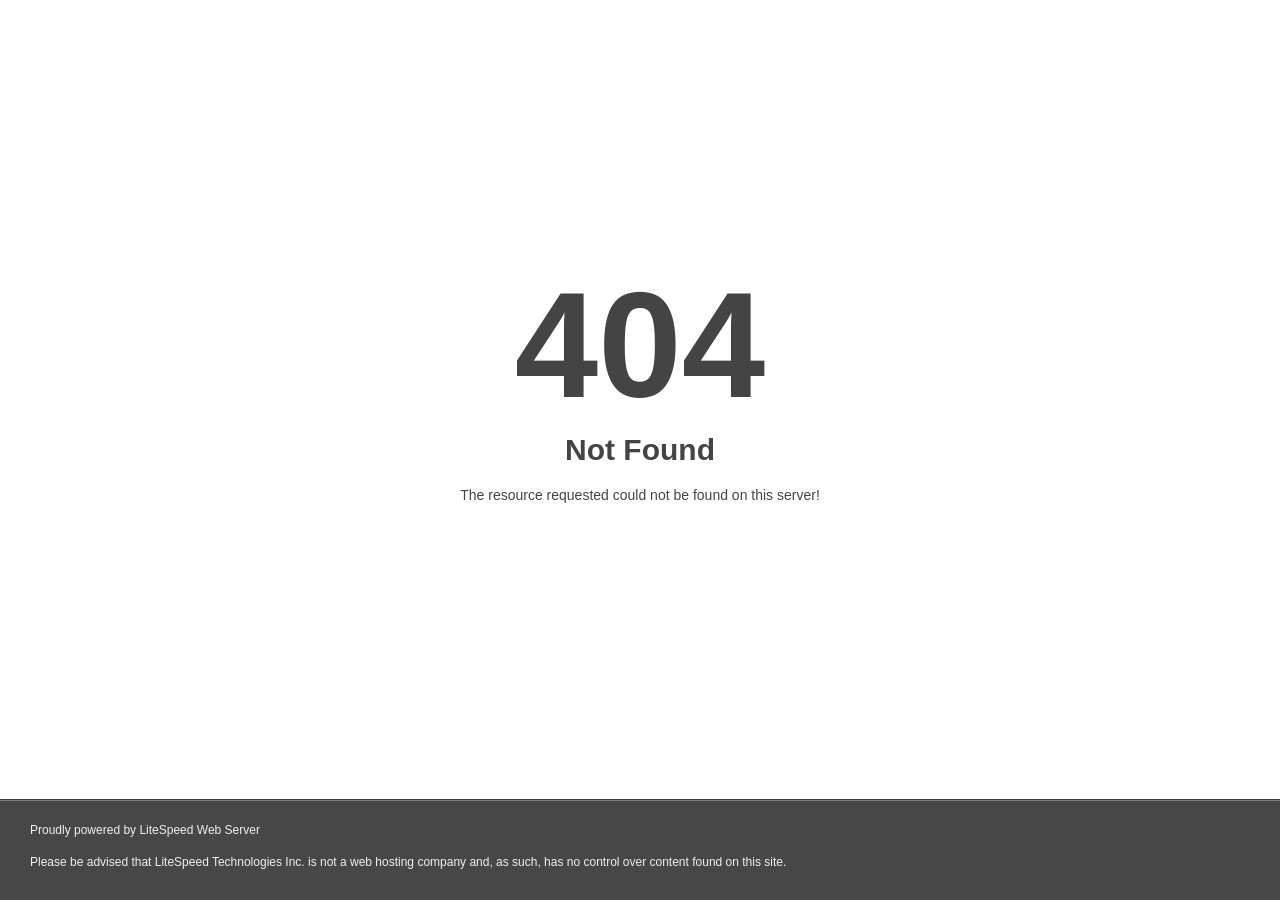
<file: images/quote_bg.html>
<!DOCTYPE html>
<html style="height:100%">
<head>
<meta name="viewport" content="width=device-width, initial-scale=1, shrink-to-fit=no" />
<title> 404 Not Found
</title><style>@media (prefers-color-scheme:dark){body{background-color:#000!important}}</style></head>
<body style="color: #444; margin:0;font: normal 14px/20px Arial, Helvetica, sans-serif; height:100%; background-color: #fff;">
<div style="height:auto; min-height:100%; ">     <div style="text-align: center; width:800px; margin-left: -400px; position:absolute; top: 30%; left:50%;">
        <h1 style="margin:0; font-size:150px; line-height:150px; font-weight:bold;">404</h1>
<h2 style="margin-top:20px;font-size: 30px;">Not Found
</h2>
<p>The resource requested could not be found on this server!</p>
</div></div><div style="color:#f0f0f0; font-size:12px;margin:auto;padding:0px 30px 0px 30px;position:relative;clear:both;height:100px;margin-top:-101px;background-color:#474747;border-top: 1px solid rgba(0,0,0,0.15);box-shadow: 0 1px 0 rgba(255, 255, 255, 0.3) inset;">
<br>Proudly powered by LiteSpeed Web Server<p>Please be advised that LiteSpeed Technologies Inc. is not a web hosting company and, as such, has no control over content found on this site.</p></div></body></html>
</file>
<file: css/dripicons.css>
@charset "UTF-8";

@font-face {
  font-family: "dripicons-v2";
  src:url("../fonts/dripicons-v2.eot");
  src:url("../fonts/dripicons-v2d41d.eot?#iefix") format("embedded-opentype"),
    url("../fonts/dripicons-v2.woff") format("woff"),
    url("../fonts/dripicons-v2.ttf") format("truetype"),
    url("../fonts/dripicons-v2.svg#dripicons-v2") format("svg");
  font-weight: normal;
  font-style: normal;

}

[data-icon]:before {
  font-family: "dripicons-v2" !important;
  content: attr(data-icon);
  font-style: normal !important;
  font-weight: normal !important;
  font-variant: normal !important;
  text-transform: none !important;
  speak: none;
  line-height: 1;
  -webkit-font-smoothing: antialiased;
  -moz-osx-font-smoothing: grayscale;
}

[class^="dripicons-"]:before,
[class*=" dripicons-"]:before {
  font-family: "dripicons-v2" !important;
  font-style: normal !important;
  font-weight: normal !important;
  font-variant: normal !important;
  text-transform: none !important;
  speak: none;
  line-height: 1;
  -webkit-font-smoothing: antialiased;
  -moz-osx-font-smoothing: grayscale;
}

.dripicons-alarm:before {
  content: "\61";
}
.dripicons-align-center:before {
  content: "\62";
}
.dripicons-align-justify:before {
  content: "\63";
}
.dripicons-align-left:before {
  content: "\64";
}
.dripicons-align-right:before {
  content: "\65";
}
.dripicons-anchor:before {
  content: "\66";
}
.dripicons-archive:before {
  content: "\67";
}
.dripicons-arrow-down:before {
  content: "\68";
}
.dripicons-arrow-left:before {
  content: "\69";
}
.dripicons-arrow-right:before {
  content: "\6a";
}
.dripicons-arrow-thin-down:before {
  content: "\6b";
}
.dripicons-arrow-thin-left:before {
  content: "\6c";
}
.dripicons-arrow-thin-right:before {
  content: "\6d";
}
.dripicons-arrow-thin-up:before {
  content: "\6e";
}
.dripicons-arrow-up:before {
  content: "\6f";
}
.dripicons-article:before {
  content: "\70";
}
.dripicons-backspace:before {
  content: "\71";
}
.dripicons-basket:before {
  content: "\72";
}
.dripicons-basketball:before {
  content: "\73";
}
.dripicons-battery-empty:before {
  content: "\74";
}
.dripicons-battery-full:before {
  content: "\75";
}
.dripicons-battery-low:before {
  content: "\76";
}
.dripicons-battery-medium:before {
  content: "\77";
}
.dripicons-bell:before {
  content: "\78";
}
.dripicons-blog:before {
  content: "\79";
}
.dripicons-bluetooth:before {
  content: "\7a";
}
.dripicons-bold:before {
  content: "\41";
}
.dripicons-bookmark:before {
  content: "\42";
}
.dripicons-bookmarks:before {
  content: "\43";
}
.dripicons-box:before {
  content: "\44";
}
.dripicons-briefcase:before {
  content: "\45";
}
.dripicons-brightness-low:before {
  content: "\46";
}
.dripicons-brightness-max:before {
  content: "\47";
}
.dripicons-brightness-medium:before {
  content: "\48";
}
.dripicons-broadcast:before {
  content: "\49";
}
.dripicons-browser:before {
  content: "\4a";
}
.dripicons-browser-upload:before {
  content: "\4b";
}
.dripicons-brush:before {
  content: "\4c";
}
.dripicons-calendar:before {
  content: "\4d";
}
.dripicons-camcorder:before {
  content: "\4e";
}
.dripicons-camera:before {
  content: "\4f";
}
.dripicons-card:before {
  content: "\50";
}
.dripicons-cart:before {
  content: "\51";
}
.dripicons-checklist:before {
  content: "\52";
}
.dripicons-checkmark:before {
  content: "\53";
}
.dripicons-chevron-down:before {
  content: "\54";
}
.dripicons-chevron-left:before {
  content: "\55";
}
.dripicons-chevron-right:before {
  content: "\56";
}
.dripicons-chevron-up:before {
  content: "\57";
}
.dripicons-clipboard:before {
  content: "\58";
}
.dripicons-clock:before {
  content: "\59";
}
.dripicons-clockwise:before {
  content: "\5a";
}
.dripicons-cloud:before {
  content: "\30";
}
.dripicons-cloud-download:before {
  content: "\31";
}
.dripicons-cloud-upload:before {
  content: "\32";
}
.dripicons-code:before {
  content: "\33";
}
.dripicons-contract:before {
  content: "\34";
}
.dripicons-contract-2:before {
  content: "\35";
}
.dripicons-conversation:before {
  content: "\36";
}
.dripicons-copy:before {
  content: "\37";
}
.dripicons-crop:before {
  content: "\38";
}
.dripicons-cross:before {
  content: "\39";
}
.dripicons-crosshair:before {
  content: "\21";
}
.dripicons-cutlery:before {
  content: "\22";
}
.dripicons-device-desktop:before {
  content: "\23";
}
.dripicons-device-mobile:before {
  content: "\24";
}
.dripicons-device-tablet:before {
  content: "\25";
}
.dripicons-direction:before {
  content: "\26";
}
.dripicons-disc:before {
  content: "\27";
}
.dripicons-document:before {
  content: "\28";
}
.dripicons-document-delete:before {
  content: "\29";
}
.dripicons-document-edit:before {
  content: "\2a";
}
.dripicons-document-new:before {
  content: "\2b";
}
.dripicons-document-remove:before {
  content: "\2c";
}
.dripicons-dot:before {
  content: "\2d";
}
.dripicons-dots-2:before {
  content: "\2e";
}
.dripicons-dots-3:before {
  content: "\2f";
}
.dripicons-download:before {
  content: "\3a";
}
.dripicons-duplicate:before {
  content: "\3b";
}
.dripicons-enter:before {
  content: "\3c";
}
.dripicons-exit:before {
  content: "\3d";
}
.dripicons-expand:before {
  content: "\3e";
}
.dripicons-expand-2:before {
  content: "\3f";
}
.dripicons-experiment:before {
  content: "\40";
}
.dripicons-export:before {
  content: "\5b";
}
.dripicons-feed:before {
  content: "\5d";
}
.dripicons-flag:before {
  content: "\5e";
}
.dripicons-flashlight:before {
  content: "\5f";
}
.dripicons-folder:before {
  content: "\60";
}
.dripicons-folder-open:before {
  content: "\7b";
}
.dripicons-forward:before {
  content: "\7c";
}
.dripicons-gaming:before {
  content: "\7d";
}
.dripicons-gear:before {
  content: "\7e";
}
.dripicons-graduation:before {
  content: "\5c";
}
.dripicons-graph-bar:before {
  content: "\e000";
}
.dripicons-graph-line:before {
  content: "\e001";
}
.dripicons-graph-pie:before {
  content: "\e002";
}
.dripicons-headset:before {
  content: "\e003";
}
.dripicons-heart:before {
  content: "\e004";
}
.dripicons-help:before {
  content: "\e005";
}
.dripicons-home:before {
  content: "\e006";
}
.dripicons-hourglass:before {
  content: "\e007";
}
.dripicons-inbox:before {
  content: "\e008";
}
.dripicons-information:before {
  content: "\e009";
}
.dripicons-italic:before {
  content: "\e00a";
}
.dripicons-jewel:before {
  content: "\e00b";
}
.dripicons-lifting:before {
  content: "\e00c";
}
.dripicons-lightbulb:before {
  content: "\e00d";
}
.dripicons-link:before {
  content: "\e00e";
}
.dripicons-link-broken:before {
  content: "\e00f";
}
.dripicons-list:before {
  content: "\e010";
}
.dripicons-loading:before {
  content: "\e011";
}
.dripicons-location:before {
  content: "\e012";
}
.dripicons-lock:before {
  content: "\e013";
}
.dripicons-lock-open:before {
  content: "\e014";
}
.dripicons-mail:before {
  content: "\e015";
}
.dripicons-map:before {
  content: "\e016";
}
.dripicons-media-loop:before {
  content: "\e017";
}
.dripicons-media-next:before {
  content: "\e018";
}
.dripicons-media-pause:before {
  content: "\e019";
}
.dripicons-media-play:before {
  content: "\e01a";
}
.dripicons-media-previous:before {
  content: "\e01b";
}
.dripicons-media-record:before {
  content: "\e01c";
}
.dripicons-media-shuffle:before {
  content: "\e01d";
}
.dripicons-media-stop:before {
  content: "\e01e";
}
.dripicons-medical:before {
  content: "\e01f";
}
.dripicons-menu:before {
  content: "\e020";
}
.dripicons-message:before {
  content: "\e021";
}
.dripicons-meter:before {
  content: "\e022";
}
.dripicons-microphone:before {
  content: "\e023";
}
.dripicons-minus:before {
  content: "\e024";
}
.dripicons-monitor:before {
  content: "\e025";
}
.dripicons-move:before {
  content: "\e026";
}
.dripicons-music:before {
  content: "\e027";
}
.dripicons-network-1:before {
  content: "\e028";
}
.dripicons-network-2:before {
  content: "\e029";
}
.dripicons-network-3:before {
  content: "\e02a";
}
.dripicons-network-4:before {
  content: "\e02b";
}
.dripicons-network-5:before {
  content: "\e02c";
}
.dripicons-pamphlet:before {
  content: "\e02d";
}
.dripicons-paperclip:before {
  content: "\e02e";
}
.dripicons-pencil:before {
  content: "\e02f";
}
.dripicons-phone:before {
  content: "\e030";
}
.dripicons-photo:before {
  content: "\e031";
}
.dripicons-photo-group:before {
  content: "\e032";
}
.dripicons-pill:before {
  content: "\e033";
}
.dripicons-pin:before {
  content: "\e034";
}
.dripicons-plus:before {
  content: "\e035";
}
.dripicons-power:before {
  content: "\e036";
}
.dripicons-preview:before {
  content: "\e037";
}
.dripicons-print:before {
  content: "\e038";
}
.dripicons-pulse:before {
  content: "\e039";
}
.dripicons-question:before {
  content: "\e03a";
}
.dripicons-reply:before {
  content: "\e03b";
}
.dripicons-reply-all:before {
  content: "\e03c";
}
.dripicons-return:before {
  content: "\e03d";
}
.dripicons-retweet:before {
  content: "\e03e";
}
.dripicons-rocket:before {
  content: "\e03f";
}
.dripicons-scale:before {
  content: "\e040";
}
.dripicons-search:before {
  content: "\e041";
}
.dripicons-shopping-bag:before {
  content: "\e042";
}
.dripicons-skip:before {
  content: "\e043";
}
.dripicons-stack:before {
  content: "\e044";
}
.dripicons-star:before {
  content: "\e045";
}
.dripicons-stopwatch:before {
  content: "\e046";
}
.dripicons-store:before {
  content: "\e047";
}
.dripicons-suitcase:before {
  content: "\e048";
}
.dripicons-swap:before {
  content: "\e049";
}
.dripicons-tag:before {
  content: "\e04a";
}
.dripicons-tag-delete:before {
  content: "\e04b";
}
.dripicons-tags:before {
  content: "\e04c";
}
.dripicons-thumbs-down:before {
  content: "\e04d";
}
.dripicons-thumbs-up:before {
  content: "\e04e";
}
.dripicons-ticket:before {
  content: "\e04f";
}
.dripicons-time-reverse:before {
  content: "\e050";
}
.dripicons-to-do:before {
  content: "\e051";
}
.dripicons-toggles:before {
  content: "\e052";
}
.dripicons-trash:before {
  content: "\e053";
}
.dripicons-trophy:before {
  content: "\e054";
}
.dripicons-upload:before {
  content: "\e055";
}
.dripicons-user:before {
  content: "\e056";
}
.dripicons-user-group:before {
  content: "\e057";
}
.dripicons-user-id:before {
  content: "\e058";
}
.dripicons-vibrate:before {
  content: "\e059";
}
.dripicons-view-apps:before {
  content: "\e05a";
}
.dripicons-view-list:before {
  content: "\e05b";
}
.dripicons-view-list-large:before {
  content: "\e05c";
}
.dripicons-view-thumb:before {
  content: "\e05d";
}
.dripicons-volume-full:before {
  content: "\e05e";
}
.dripicons-volume-low:before {
  content: "\e05f";
}
.dripicons-volume-medium:before {
  content: "\e060";
}
.dripicons-volume-off:before {
  content: "\e061";
}
.dripicons-wallet:before {
  content: "\e062";
}
.dripicons-warning:before {
  content: "\e063";
}
.dripicons-web:before {
  content: "\e064";
}
.dripicons-weight:before {
  content: "\e065";
}
.dripicons-wifi:before {
  content: "\e066";
}
.dripicons-wrong:before {
  content: "\e067";
}
.dripicons-zoom-in:before {
  content: "\e068";
}
.dripicons-zoom-out:before {
  content: "\e069";
}
</file>
<file: css/default.css>
/* Deafult Margin & Padding */
/*-- Margin Top --*/
.mt-5 {
	margin-top: 5px;
}
.mt-10 {
	margin-top: 10px;
}
.mt-15 {
	margin-top: 15px;
}
.mt-20 {
	margin-top: 20px;
}
.mt-25 {
	margin-top: 25px;
}
.mt-30 {
	margin-top: 30px;
}
.mt-35 {
	margin-top: 35px;
}
.mt-40 {
	margin-top: 40px;
}
.mt-45 {
	margin-top: 45px;
}
.mt-50 {
	margin-top: 50px;
}
.mt-55 {
	margin-top: 55px;
}
.mt-60 {
	margin-top: 60px;
}
.mt-65 {
	margin-top: 65px;
}
.mt-70 {
	margin-top: 70px;
}
.mt-75 {
	margin-top: 75px;
}
.mt-80 {
	margin-top: 80px;
}
.mt-85 {
	margin-top: 85px;
}
.mt-90 {
	margin-top: 90px;
}
.mt-95 {
	margin-top: 95px;
}
.mt-100 {
	margin-top: 100px;
}
.mt-105 {
	margin-top: 105px;
}
.mt-110 {
	margin-top: 110px;
}
.mt-115 {
	margin-top: 115px;
}
.mt-120 {
	margin-top: 120px;
}
.mt-125 {
	margin-top: 125px;
}
.mt-130 {
	margin-top: 130px;
}
.mt-135 {
	margin-top: 135px;
}
.mt-140 {
	margin-top: 140px;
}
.mt-145 {
	margin-top: 145px;
}
.mt-150 {
	margin-top: 150px;
}
.mt-155 {
	margin-top: 155px;
}
.mt-160 {
	margin-top: 160px;
}
.mt-165 {
	margin-top: 165px;
}
.mt-170 {
	margin-top: 170px;
}
.mt-175 {
	margin-top: 175px;
}
.mt-180 {
	margin-top: 180px;
}
.mt-185 {
	margin-top: 185px;
}
.mt-190 {
	margin-top: 190px;
}
.mt-195 {
	margin-top: 195px;
}
.mt-200 {
	margin-top: 200px;
}
/*-- Margin Bottom --*/

.mb-5 {
	margin-bottom: 5px;
}
.mb-10 {
	margin-bottom: 10px;
}
.mb-15 {
	margin-bottom: 15px;
}
.mb-20 {
	margin-bottom: 20px;
}
.mb-25 {
	margin-bottom: 25px;
}
.mb-30 {
	margin-bottom: 30px;
}
.mb-35 {
	margin-bottom: 35px;
}
.mb-40 {
	margin-bottom: 40px;
}
.mb-45 {
	margin-bottom: 45px;
}
.mb-50 {
	margin-bottom: 50px;
}
.mb-55 {
	margin-bottom: 55px;
}
.mb-60 {
	margin-bottom: 60px;
}
.mb-65 {
	margin-bottom: 65px;
}
.mb-70 {
	margin-bottom: 70px;
}
.mb-75 {
	margin-bottom: 75px;
}
.mb-80 {
	margin-bottom: 80px;
}
.mb-85 {
	margin-bottom: 85px;
}
.mb-90 {
	margin-bottom: 90px;
}
.mb-95 {
	margin-bottom: 95px;
}
.mb-100 {
	margin-bottom: 100px;
}
.mb-105 {
	margin-bottom: 105px;
}
.mb-110 {
	margin-bottom: 110px;
}
.mb-115 {
	margin-bottom: 115px;
}
.mb-120 {
	margin-bottom: 120px;
}
.mb-125 {
	margin-bottom: 125px;
}
.mb-130 {
	margin-bottom: 130px;
}
.mb-135 {
	margin-bottom: 135px;
}
.mb-140 {
	margin-bottom: 140px;
}
.mb-145 {
	margin-bottom: 145px;
}
.mb-150 {
	margin-bottom: 150px;
}
.mb-155 {
	margin-bottom: 155px;
}
.mb-160 {
	margin-bottom: 160px;
}
.mb-165 {
	margin-bottom: 165px;
}
.mb-170 {
	margin-bottom: 170px;
}
.mb-175 {
	margin-bottom: 175px;
}
.mb-180 {
	margin-bottom: 180px;
}
.mb-185 {
	margin-bottom: 185px;
}
.mb-190 {
	margin-bottom: 190px;
}
.mb-195 {
	margin-bottom: 195px;
}
.mb-200 {
	margin-bottom: 200px;
}
/*-- Padding Top --*/

.pt-5 {
	padding-top: 5px;
}
.pt-10 {
	padding-top: 10px;
}
.pt-15 {
	padding-top: 15px;
}
.pt-20 {
	padding-top: 20px;
}
.pt-25 {
	padding-top: 25px;
}
.pt-30 {
	padding-top: 30px;
}
.pt-35 {
	padding-top: 35px;
}
.pt-40 {
	padding-top: 40px;
}
.pt-45 {
	padding-top: 45px;
}
.pt-50 {
	padding-top: 50px;
}
.pt-55 {
	padding-top: 55px;
}
.pt-60 {
	padding-top: 60px;
}
.pt-65 {
	padding-top: 65px;
}
.pt-70 {
	padding-top: 70px;
}
.pt-75 {
	padding-top: 75px;
}
.pt-80 {
	padding-top: 80px;
}
.pt-85 {
	padding-top: 85px;
}
.pt-90 {
	padding-top: 90px;
}
.pt-95 {
	padding-top: 95px;
}
.pt-100 {
	padding-top: 100px;
}
.pt-105 {
	padding-top: 105px;
}
.pt-110 {
	padding-top: 110px;
}
.pt-115 {
	padding-top: 115px;
}
.pt-120 {
	padding-top: 120px;
}
.pt-125 {
	padding-top: 125px;
}
.pt-130 {
	padding-top: 130px;
}
.pt-135 {
	padding-top: 135px;
}
.pt-140 {
	padding-top: 140px;
}
.pt-145 {
	padding-top: 145px;
}
.pt-150 {
	padding-top: 150px;
}
.pt-155 {
	padding-top: 155px;
}
.pt-160 {
	padding-top: 160px;
}
.pt-165 {
	padding-top: 165px;
}
.pt-170 {
	padding-top: 170px;
}
.pt-175 {
	padding-top: 175px;
}
.pt-180 {
	padding-top: 180px;
}
.pt-185 {
	padding-top: 185px;
}
.pt-190 {
	padding-top: 190px;
}
.pt-195 {
	padding-top: 195px;
}
.pt-200 {
	padding-top: 200px;
}
.pt-113 {
	padding-top: 113px;
}
/*-- Padding Bottom --*/

.pb-5 {
	padding-bottom: 5px;
}
.pb-10 {
	padding-bottom: 10px;
}
.pb-15 {
	padding-bottom: 15px;
}
.pb-20 {
	padding-bottom: 20px;
}
.pb-25 {
	padding-bottom: 25px;
}
.pb-30 {
	padding-bottom: 30px;
}
.pb-35 {
	padding-bottom: 35px;
}
.pb-40 {
	padding-bottom: 40px;
}
.pb-45 {
	padding-bottom: 45px;
}
.pb-50 {
	padding-bottom: 50px;
}
.pb-55 {
	padding-bottom: 55px;
}
.pb-60 {
	padding-bottom: 60px;
}
.pb-65 {
	padding-bottom: 65px;
}
.pb-70 {
	padding-bottom: 70px;
}
.pb-75 {
	padding-bottom: 75px;
}
.pb-80 {
	padding-bottom: 80px;
}
.pb-85 {
	padding-bottom: 85px;
}
.pb-90 {
	padding-bottom: 90px;
}
.pb-95 {
	padding-bottom: 95px;
}
.pb-100 {
	padding-bottom: 100px;
}
.pb-105 {
	padding-bottom: 105px;
}
.pb-110 {
	padding-bottom: 110px;
}
.pb-115 {
	padding-bottom: 115px;
}
.pb-120 {
	padding-bottom: 120px;
}
.pb-125 {
	padding-bottom: 125px;
}
.pb-130 {
	padding-bottom: 130px;
}
.pb-135 {
	padding-bottom: 135px;
}
.pb-140 {
	padding-bottom: 140px;
}
.pb-145 {
	padding-bottom: 145px;
}
.pb-150 {
	padding-bottom: 150px;
}
.pb-155 {
	padding-bottom: 155px;
}
.pb-160 {
	padding-bottom: 160px;
}
.pb-165 {
	padding-bottom: 165px;
}
.pb-170 {
	padding-bottom: 170px;
}
.pb-175 {
	padding-bottom: 175px;
}
.pb-180 {
	padding-bottom: 180px;
}
.pb-185 {
	padding-bottom: 185px;
}
.pb-190 {
	padding-bottom: 190px;
}
.pb-195 {
	padding-bottom: 195px;
}
.pb-200 {
	padding-bottom: 200px;
}

.pb-240 {
    padding-bottom: 450px;
}

/*-- Padding Left --*/
.pl-0 {
	padding-left: 0px;
}
.pl-5 {
	padding-left: 5px;
}
.pl-10 {
	padding-left: 10px;
}
.pl-15 {
	padding-left: 15px;
}
.pl-20{
	padding-left: 20px;
}
.pl-25 {
	padding-left: 35px;
}
.pl-30 {
	padding-left: 30px;
}
.pl-35 {
	padding-left: 35px;
}

.pl-35 {
	padding-left: 35px;
}

.pl-40 {
	padding-left: 40px;
}

.pl-45 {
	padding-left: 45px;
}

.pl-50 {
	padding-left: 50px;
}

.pl-55 {
	padding-left: 55px;
}

.pl-60 {
	padding-left: 60px;
}
.pl-65 {
	padding-left: 65px;
}
.pl-70 {
	padding-left: 70px;
}
.pl-75 {
	padding-left: 75px;
}
.pl-80 {
	padding-left: 80px;
}
.pl-85 {
	padding-left: 80px;
}
.pl-90 {
	padding-left: 90px;
}
.pl-95 {
	padding-left: 95px;
}
.pl-100 {
	padding-left: 100px;
}
.pl-120 {
	padding-left: 120px;
}

/*-- Padding Right --*/
.pr-0 {
	padding-right: 0px;
}
.pr-5 {
	padding-right: 5px;
}
.pr-10 {
	padding-right: 10px;
}
.pr-15 {
	padding-right: 15px;
}
.pr-20{
	padding-right: 20px;
}
.pr-25 {
	padding-right: 35px;
}
.pr-30 {
	padding-right: 30px;
}
.pr-35 {
	padding-right: 35px;
}

.pr-35 {
	padding-right: 35px;
}

.pr-40 {
	padding-right: 40px;
}

.pr-45 {
	padding-right: 45px;
}

.pr-50 {
	padding-right: 50px;
}

.pr-55 {
	padding-right: 55px;
}

.pr-60 {
	padding-right: 60px;
}
.pr-65 {
	padding-right: 65px;
}
.pr-70 {
	padding-right: 70px;
}
.pr-75 {
	padding-right: 75px;
}
.pr-80 {
	padding-right: 80px;
}
.pr-85 {
	padding-right: 80px;
}
.pr-90 {
	padding-right: 90px;
}
.pr-95 {
	padding-right: 95px;
}
.pr-100 {
	padding-right: 100px;
}
.pr-120 {
	padding-right: 120px;
}
/*-- margin Right --*/
.mr-40{
    margin-right: 40px;
}
/* font weight */
.f-700{font-weight: 700;}
.f-600{font-weight: 600;}
.f-500{font-weight: 500;}
.f-400{font-weight: 400;}
.f-300{font-weight: 300;}

/* Background Color */

.gray-bg {
	background: #f4f4fe;
}
.white-bg {
	background: #fff;
}
.black-bg {
	background: #222;
}
.theme-bg {
	background: #222;
}
.primary-bg {
	background: #FF732B;
}
/* Color */

.white-color {
	color: #fff;
}
.black-color {
	color: #222;
}
.theme-color {
	color: #222;
}
.primary-color {
	color: #222;
}
/* black overlay */

[data-overlay] {
	position: relative;
}
[data-overlay]::before {
	background: #000 none repeat scroll 0 0;
	content: "";
	height: 100%;
	left: 0;
	position: absolute;
	top: 0;
	width: 100%;
	z-index: 1;
}
[data-overlay="3"]::before {
	opacity: 0.3;
}
[data-overlay="4"]::before {
	opacity: 0.4;
}
[data-overlay="5"]::before {
	opacity: 0.5;
}
[data-overlay="6"]::before {
	opacity: 0.6;
}
[data-overlay="7"]::before {
	opacity: 0.7;
}
[data-overlay="8"]::before {
	opacity: 0.8;
}
[data-overlay="9"]::before {
	opacity: 0.9;
}


.text-right{
text-align: right;
}
a {
    text-decoration: none;
}
/*********************** Demo - 20 *******************/
.box20{position:relative}
.box20:after,.box20:before{position:absolute;content:""}
.box20:before{width:80%;height:220%;background:var(--primary-color);top:-50%;left:-100%;z-index:1;transform:rotate(25deg);transform-origin:center top 0;transition:all .5s ease 0s}
.box20:hover:before{left:10%}
.box20:after{width:55%;height:175%;background-color:rgba(0,0,0,.8);bottom:-1000%;left:53%;transform:rotate(-33deg);transform-origin:center bottom 0;transition:all .8s ease 0s}
.box20 .box-content,.box20 .icon{width:100%;padding:0 20px;position:absolute;left:0;z-index:2;transition:all 1.1s ease 0s}
.box20:hover:after{bottom:-70%}
.box20 img{width:100%;height:auto}
.box20 .box-content{top:-100%;color:#fff}
.box20:hover .box-content{top:30px}
.box20 .title{font-size:24px;margin:0; color: #fff;}
.box20 .icon li a,.box20 .post{display:inline-block;font-size:14px}
.box20 .post{margin-top:5px}
.box20 .icon{list-style:none;margin:0;bottom:-100%}
.box20:hover .icon{bottom:25px}
.box20 .icon li{display:inline-block}
.box20 .icon li a{width:35px;height:35px;line-height:35px;background:#444;border-radius:50%;margin:0 3px;color:#fff;text-align:center;transition:all .5s ease 0s}
.box20 .icon li a:hover{background:#fff;color:#ff402a}
@media only screen and (max-width:990px){.box20{margin-bottom:30px}
}
@media only screen and (max-width:479px){.box20 .title{font-size:20px}
}



 /* The flip card container - set the width and height to whatever you want. We have added the border property to demonstrate that the flip itself goes out of the box on hover (remove perspective if you don't want the 3D effect */
.flip-card {
  background-color: transparent;
  width: 100%;
  height: 352px;
  perspective: 1000px; /* Remove this if you don't want the 3D effect */
}

/* This container is needed to position the front and back side */
.flip-card-inner {
  position: relative;
  width: 100%;
  height: 100%;
  text-align: center;
  transition: transform 0.8s;
  transform-style: preserve-3d;
}

/* Do an horizontal flip when you move the mouse over the flip box container */
.flip-card:hover .flip-card-inner {
  transform: rotateY(180deg);
}

/* Position the front and back side */
.flip-card-front, .flip-card-back {
  position: absolute;
  width: 100%;
  height: 100%;
  -webkit-backface-visibility: hidden; /* Safari */
  backface-visibility: hidden;
}

/* Style the front side (fallback if image is missing) */
.flip-card-front {
  background-color: #bbb;
  color: black;
}

/* Style the back side */
.flip-card-back {
  background-color: var(--primary-color);
  color: white;
  transform: rotateY(180deg);
} 
.flip-card-back h4{
    color: #fff;
}
.flip-card-back h4 a:hover{
    color: #fff;
}
.flip-card-back .social{
    margin-top: 10px;
}

.flip-card-back .social a {
    width: 40px;
    height: 40px;
    border-radius: 50%;
    background: #fff;
    display: inline-block;
    line-height: 40px;
    color: var(--primary-color);
}
.flip-card-back .social a:hover {
    background: #001659;
    display: inline-block;
    line-height: 40px;
    color: #fff;
}
/*ZoomIn Hover Effect*/
    .hover-zoomin a {
      display: block;
      position: relative;
      overflow: hidden;
    }
    .hover-zoomin img {
      width: 100%;
      height: auto;
      -webkit-transition: all 0.5s ease-in-out;
      -moz-transition: all 0.5s ease-in-out;
      -o-transition: all 0.5s ease-in-out;
      -ms-transition: all 0.5s ease-in-out;
      transition: all 0.5s ease-in-out;
    }
    .hover-zoomin:hover img {
      -webkit-transform: scale(1.2);
      -moz-transform: scale(1.2);
      -o-transform: scale(1.2);
      -ms-transform: scale(1.2);
      transform: scale(1.2);
    }
</file>
<file: css/style.css>
/* CSS Index
-----------------------------------
1. Theme default css
2. header
3. slider
4. about
5. features
6. services
7. video
8. choose
9. brand
10. work-process
11. team
12. counter
13. cta
14. testimonial
15. blog
16. pagination
17. f-cta
18. pricing
19. contact
20. footer

*/
/*@import url('https://fonts.googleapis.com/css2?family=Merriweather+Display:ital,wght@0,400..900;1,400..900&display=swap');*/
@import url('https://fonts.googleapis.com/css2?family=Montserrat:ital,wght@0,100..900;1,100..900&amp;display=swap');
@import url('https://fonts.googleapis.com/css2?family=Roboto:ital,wght@0,100..900;1,100..900&amp;display=swap');

/* 1. Theme default css */
body {
    font-family: "Roboto", sans-serif;
    font-size: 16px;
    font-weight: normal;
    color: #555555;
    font-style: normal;
    line-height: 26px;
}

:root {
    /* Brand Colors */
    --primary-color: #FD731E;
    --secondary-color: #012C3D;
    --accent-color: #004250;
    --white-color: #fff;
    --hero-ptext-color: rgba(34, 34, 34, 0.7);

    /* Text Colors */
    --heading-color: #081F28;
    --text-color: #5f6f68;
    --muted-text-color: #8fa39a;

    /* Background Colors */
    --bg-light: #f4fbf8;
    --bg-white: #ffffff;
    --bg-dark: #0b1f16;

    /* Border & UI */
    --border-color: #dceee6;
    --shadow-color: rgba(0, 0, 0, 0.06);

    /* Status (optional) */
    --success-color: #2bb673;
    --warning-color: #f4b740;
}


/* LOADING */

@-webkit-keyframes spin {
    0% {
        -webkit-transform: rotate(0deg);
        -ms-transform: rotate(0deg);
        transform: rotate(0deg);
    }

    100% {
        -webkit-transform: rotate(360deg);
        -ms-transform: rotate(360deg);
        transform: rotate(360deg);
    }
}

@keyframes spin {
    0% {
        -webkit-transform: rotate(0deg);
        -ms-transform: rotate(0deg);
        transform: rotate(0deg);
    }

    100% {
        -webkit-transform: rotate(360deg);
        -ms-transform: rotate(360deg);
        transform: rotate(360deg);
    }
}

.loader-wrapper {
    width: 100%;
    height: 100%;
    -webkit-transition: all 0.7s 0.3s cubic-bezier(0.645, 0.045, 0.355, 1);
    transition: all 0.7s 0.3s cubic-bezier(0.645, 0.045, 0.355, 1);
    background-color: #fff;
    left: 0;
    position: fixed;
    top: 0;
    z-index: 9999;
}

.loaded .loader-wrapper {
    -webkit-opacity: 0;
    -khtml-opacity: 0;
    -moz-opacity: 0;
    opacity: 0;
    -ms-filter: progid: DXImageTransform.Microsoft.Alpha(opacity=0);
    filter: alpha(opacity=0);
    z-index: -1;
}

.no-loading .loader-wrapper {
    display: none;
}

.loader {
    border-radius: 50%;
    width: 150px;
    height: 150px;
    -webkit-animation: spin 2s linear infinite;
    animation: spin 2s linear infinite;
    border: 3px solid transparent;
    border-top-color: var(--primary-color);
    display: block;
    left: 50%;
    margin: -75px 0 0 -75px;
    position: relative;
    top: 50%;
    z-index: 100;
}

.loader:before,
.loader:after {
    border-radius: 50%;
    border: 3px solid transparent;
    content: "";
    position: absolute;
}

.loader:before {
    -webkit-animation: spin 3s linear infinite;
    animation: spin 3s linear infinite;
    border-top-color: #3A1607;
    bottom: 5px;
    left: 5px;
    right: 5px;
    top: 5px;
}

.loader:after {
    -webkit-animation: spin 1.5s linear infinite;
    animation: spin 1.5s linear infinite;
    border-top-color: var(--primary-color);
    bottom: 15px;
    left: 15px;
    right: 15px;
    top: 15px;
}

.loaded .loader {
    -webkit-opacity: 0;
    -khtml-opacity: 0;
    -moz-opacity: 0;
    opacity: 0;
    -ms-filter: progid: DXImageTransform.Microsoft.Alpha(opacity=0);
    filter: alpha(opacity=0);
    -webkit-transition: all 0.3s ease-out;
    transition: all 0.3s ease-out;
}


/* LOADING */

.container-box {
    margin: auto 50px;
    border-radius: 30px;
}

.container-box-border {
    max-width: 1760px;
    margin: auto;
    border-radius: 14px;
    border: 1px solid #E7E7E7;
}

.pb-380 {
    padding-bottom: 380px;
}

.circle-left {
    position: relative;
    top: -4px;
    margin-right: 2px;
}

.text-left {
    text-align: left !important;
}

.mean-container a.meanmenu-reveal span {
    background: no-repeat;
    display: block;
    height: 3px;
    margin-top: 3px;
    border-top: 3px solid #fff;
}

.mean-container .mean-nav ul li a {
    border-top: 1px solid rgba(217, 217, 217, 0.5);
    color: #333;
    display: block;
    float: left;
    margin: 0;
    padding: 10px 5%;
    text-align: left;
    text-decoration: none;
    text-transform: uppercase;
    width: 90%;
    font-size: 15px;
    font-weight: 600;
}

.mean-container .mean-nav {
    background: #FFFFFF 0% 0% no-repeat padding-box;
    box-shadow: 3px 4px 15px #0000001A;
    position: absolute;
}

.mean-container .mean-nav ul {
    overflow: hidden;
}

.mean-container .mean-nav ul li a.mean-expand {
    text-align: right;
    top: 0;
    width: 100%;
    z-index: 2;
    padding: 9px 12px;
}

.mean-container .mean-nav ul li a.mean-expand:hover {
    background: rgba(0, 0, 0, 0);
}

.srb-line {
    width: 100%;
    text-align: center;
    position: absolute;
    bottom: -90px;
}

.line5 {
    display: block;
}

.mr-15 {
    margin-right: 15px;
}

.img {
    max-width: 100%;
    transition: all 0.3s ease-out 0s;
}

.f-left {
    float: left
}

.f-right {
    float: right
}

.fix {
    overflow: hidden
}

a,
.button {
    -webkit-transition: all 0.3s ease-out 0s;
    -moz-transition: all 0.3s ease-out 0s;
    -ms-transition: all 0.3s ease-out 0s;
    -o-transition: all 0.3s ease-out 0s;
    transition: all 0.3s ease-out 0s;
}

a:focus,
.button:focus {
    text-decoration: none;
    outline: none;
}

a:focus,
a:hover,
.portfolio-cat a:hover,
.footer -menu li a:hover {
    text-decoration: none;
}

.btn.focus,
.btn:focus {
    outline: 0;
    box-shadow: none;
}

a,
button {
    color: var(--accent-color);
    outline: medium none;
}

a:hover {
    color: var(--primary-color);
}

.box20 .title a {
    color: #fff;
}

.box20 .title a:hover {
    color: #444;
}

button:focus,
input:focus,
input:focus,
textarea,
textarea:focus {
    outline: none;
    box-shadow: none;
}

.uppercase {
    text-transform: uppercase;
}

.capitalize {
    text-transform: capitalize;
}

h1,
h2,
h3,
h4,
h5,
h6 {
    font-family: "Montserrat", sans-serif;
    color: var(--accent-color);
    margin-top: 0px;
    font-style: normal;
    font-weight: 700;
    text-transform: normal;
}

h1 a,
h2 a,
h3 a,
h4 a,
h5 a,
h6 a {
    color: inherit;
}

h1 {
    font-size: 40px;
    font-weight: 700;
}

h2 {
    font-size: 35px;
}

h3 {
    font-size: 28px;
}

h4 {
    font-size: 22px;
}

h5 {
    font-size: 18px;
}

h6 {
    font-size: 16px;
}

ul {
    margin: 0px;
    padding: 0px;
}

li {
    list-style: none
}

p {


    margin-bottom: 15px;
}

hr {
    border-bottom: 1px solid #eceff8;
    border-top: 0 none;
    margin: 30px 0;
    padding: 0;
}

label {
    color: #7e7e7e;
    cursor: pointer;
    font-size: 14px;
    font-weight: 400;
}

*::-moz-selection {
    background: #d6b161;
    color: #fff;
    text-shadow: none;
}

::-moz-selection {
    background: #444;
    color: #fff;
    text-shadow: none;
}

::selection {
    background: #444;
    color: #fff;
    text-shadow: none;
}

*::-moz-placeholder {
    color: #555555;
    font-size: 14px;
    opacity: 1;
}

*::placeholder {
    color: #555555;
    font-size: 14px;
    opacity: 1;
}

.theme-overlay {
    position: relative
}

.theme-overlay::before {
    background: #1696e7 none repeat scroll 0 0;
    content: "";
    height: 100%;
    left: 0;
    opacity: 0.6;
    position: absolute;
    top: 0;
    width: 100%;
}

.separator {
    border-top: 1px solid #f2f2f2
}

.badge {
    -webkit-animation: spin 15s linear infinite;
    -moz-animation: spin 15s linear infinite;
    animation: spin 15s linear infinite;
}

/* button style */

.btn {
    color: var(--accent-color);
    display: inline-block;
    letter-spacing: 0;
    line-height: 1;
    margin-bottom: 0;
    padding: 17px 26px;
    text-align: center;
    text-transform: unset;
    touch-action: manipulation;
    transition: all 0.3s ease 0s;
    vertical-align: middle;
    white-space: nowrap;
    position: relative;
    z-index: 1;
    text-transform: capitalize;
    background: var(--primary-color);
    border: none;
    border-radius: 30px;
    font-weight: 500;
    border: 1px solid var(--primary-color);
}

.btn i {
    margin-left: 5px;
}

.btn::before {
    width: 40px;
    height: 40px;
    position: absolute;
    border-radius: 50%;
    content: "";
    background: var(--primary-color);
    top: 10PX;
    left: 10px;
    z-index: -1;
    transition: all 0.3s ease 0s;
    display: none;
}

.btn:hover {
    background: var(--secondary-color);
    color: var(--white-color);
    border: 1px solid var(--secondary-color);
}

.btn:hover::before {
    width: 100%;
    height: 100%;
    position: absolute;
    border-radius: 4px;
    content: "";
    background: var(--primary-color);
    top: 0;
    left: 0;
    z-index: -1;
}

.btn.btn-border {
    background: none;
    border: 1px solid var(--secondary-color);
    color: var(--secondary-color);
}

.btn.btn-border:hover {
    background: none;
    border: 1px solid var(--primary-color);
    color: var(--primary-color);
}

.yellow-btn {
    background: var(--primary-color);
    width: 100%;
}

.yellow-btn:hover {
    background: var(--secondary-color);
}

.slider-btn:hover .btn-after {
    margin-top: -50px;
    margin-left: 0px;
}

/* scrollUp */
#scrollUp {
    background: var(--primary-color);
    height: 45px;
    width: 45px;
    right: 50px;
    bottom: 77px;
    color: #fff;
    font-size: 20px;
    text-align: center;
    border-radius: 50%;
    font-size: 22px;
    line-height: 45px;
    transition: .3s;
}

#scrollUp:hover {
    background: var(--primary-color);
}

/* 2. header */
.header-area.header-two {
    margin-bottom: -76px;
    z-index: 99;
    position: relative;
}

.header-top {
    padding-top: 15px;
}

.header-top .second-header {
    color: #fff;
    padding: 10px 0;
    background: #081F28;
    border-radius: 20px 20px 0px 0;
}

.innder-ht {
    padding: 10px 0;
}

.wellcome-text p {
    margin-bottom: 0;
    color: #8a8a8a;
}

.header-cta ul li {
    display: inline-flex;
    padding-right: 15px;
    margin-right: 15px;
    align-items: center;
}

.header-cta ul li:first-child {
    margin-left: 0;
    margin-right: 0;
}

.header-cta ul li:last-child {
    padding-right: 0;
    margin-right: 0;
    border-right: none;
}

.header-cta ul li:first-child::after {
    content: "";
    width: 60px;
    height: 1px;
    background: #ffffff47;
}

.header-cta .nav-item.dropdown ul li:first-child::after {
    display: none;
}

.header-cta ul li i {
    display: inline-block;
    margin-right: 10px;
    position: relative;
    color: var(--secondary-color);

}

.header-cta-2 ul li {
    display: inline-flex;
    padding-right: 15px;
    margin-right: 15px;
    font-weight: 600;
}

.header-cta-2 ul li:last-child {
    padding-right: 0;
    margin-right: 0;
}

.header-cta-2 span {
    color: var(--secondary-color);
}

.header-cta-2 a {}

.second-menu .header-cta ul li {
    border-right: none;
}

.second-menu .header-cta ul li i {
    font-size: 24px;
}

.header-top-cta ul li {
    display: inline-block;
    width: 200px;
    margin-right: 80px;
}

.header-top-cta ul li:last-child {
    margin-right: 0;
}

.h-cta-icon {
    float: left;
    display: block;
    margin-right: 20px;
}

.h-cta-content {
    overflow: hidden;
}

.h-cta-content h5 {
    font-size: 14px;
    text-transform: uppercase;
    letter-spacing: 2px;
    margin-bottom: 0;
}

.h-cta-content p {
    margin-bottom: 0;
    line-height: 1.5;
}

.menu-area {
    position: relative;
}

.menu .sub-menu {
    display: none;
    position: absolute;
    background-color: #ffff;
    min-width: 250px;
    z-index: 1;
    transition: all 0.3s ease-in-out;
    margin-top: 15px;
    border-top: 4px solid #faa292;
    box-shadow: 0 10px 15px rgba(25, 25, 25, 0.1);
    -webkit-box-shadow: 0 10px 15px rgba(25, 25, 25, 0.1);
}

.menu .sub-menu,
.menu .children {
    display: none;
    position: absolute;
    background-color: #ffff;
    min-width: 250px;
    z-index: 1;
    transition: all 0.3s ease-in-out;
    margin-top: 15px;
    border-top: 4px solid var(--primary-color);
    box-shadow: 0 10px 15px rgba(25, 25, 25, 0.1);
    -webkit-box-shadow: 0 10px 15px rgba(25, 25, 25, 0.1);
}

.main-menu {
    position: relative;
    z-index: 9;
}

.menu .sub-menu li {
    margin-left: 0 !important;
    float: left;
    border-bottom: 1px solid #ddd;
    width: 100%;
    text-align: left;
}

.main-menu .sub-menu li a {
    padding: 15px;
}

.menu .sub-menu li,
.menu .children li {
    margin-left: 0 !important;
    float: left;
    border-bottom: 1px solid #ddd;
    width: 100%;
    text-align: left;
}

.menu .menu-item-has-children:hover > ul {
    display: block;
    margin-top: 0px;
}

.main-menu .menu-item-has-children > ul > .menu-item-has-children > ul {
    display: none;
    position: absolute;
    background-color: #ffff;
    width: 250px;
    z-index: 1;
    padding: 0;
    margin-left: -255px;
    margin-top: 0;
    top: -3px;
}

.menu .menu-item-has-children:hover > ul,
.menu .page_item_has_children:hover > ul {
    display: block;
    margin-top: 0px;
}

.menu .page_item_has_children > ul > .page_item_has_children:hover > ul {
    margin-left: -265px;
    margin-top: 0;
    top: -3px;
}

.main-menu .menu-item-has-children > ul > .menu-item-has-children:hover > ul,
.menu .page_item_has_children > ul > .page_item_has_children:hover > ul {
    display: block;
}

.main-menu .menu-item-has-children > ul > .menu-item-has-children:hover > ul {
    display: block;
}

.main-menu .menu-item-has-children > ul > .menu-item-has-children > ul > .menu-item-has-children > ul {
    display: none;
    position: absolute;
    background-color: #ffff;
    width: 250px;
    z-index: 1;
    padding: 0;
    margin-left: 255px;
    margin-top: 0;
    top: -3px;
}

.main-menu ul li {
    display: inline-block;
    margin-left: 25px;
    position: relative;
}

.main-menu ul li.active a {
    color: var(--primary-color);
}

.main-menu ul li a {
    display: block;
    color: var(--secondary-color);
    padding: 25px 0;
    font-weight: 500;
    position: relative;
    font-size: 15px;
    text-transform: capitalize;
}

.main-menu ul li a::after {
    content: "+";
    margin-left: 10px;
    color: var(--primary-color);
    display: none;
}

.main-menu ul li:last-child a::after,
.main-menu .has-sub ul li a::after {
    display: none;
}

.main-menu ul li:first-child {
    margin-left: 0;
}

.menu-area .menu-tigger {
    cursor: pointer;
    display: inline-block;
}

.menu-area .menu-tigger span {
    height: 2px;
    width: 30px;
    background: #2935bb;
    display: block;
    margin: 7px 0;
    transition: .3s;
}

.main-menu ul li:hover > a {
    color: var(--primary-color);
}

.main-menu ul li:hover > a::before {
    width: 100%;
}

.display-ib {
    display: inline-block;
}

.header-social a {
    font-size: 14px;
    display: inline-block;
    text-align: center;
    color: var(--secondary-color);
    background: none;
}

.search-top {
    display: inline-block;
}

.search-top li a {
    color: var(--primary-color);
    float: left;
    background: var(--primary-color);
    padding: 10px 20px;
    margin-top: 6px;
    font-size: 20px;
}

.search-top li:last-child {
    border: none;
}

.header-social a:hover {
    color: #fff;
}

.sticky-menu {
    left: 0;
    margin: auto;
    position: fixed !important;
    top: 0;
    width: 100%;
    z-index: 5 !important;
}

.responsive {
    display: none;
}

#mobile-menu {
    display: block;
}

.right-menu li {
    float: right;
    padding: 10px 20px 10px 0;
}

.right-menu li:last-child {
    padding-right: 0;
}

.right-menu .icon {
    float: left;
    margin-right: 20px;
}

.right-menu .text {
    float: left;
    padding-top: 5px;
}

.right-menu .text span {
    display: block;
    color: #517496;
}

.right-menu .text strong {
    color: #fff;
    font-size: 22px;
    font-weight: 900;
    font-family: "Montserrat", sans-serif;
}

.menu-search {
    padding: 10px 22px 10px 0;
    border-right: 1px solid #e7e7e7;
}

.menu-search a {
    font-size: 16px;
    display: inline-block;
    margin-top: 5px;
    background: #ffffff4a;
    text-align: center;
    line-height: 33px;
    border-radius: 50%;
    color: var(--primary-color);
}

.top-btn {
    background: var(--primary-color);
    padding: 10px 25px;
    width: 100%;
    color: var(--white-color);
    text-align: center;
    font-weight: 500;
    border-radius: 5px;
}

.top-btn:hover {
    background: #fff;
    color: var(--secondary-color);
}

.top-btn i {
    font-size: 16px;
    margin-left: 5px;
}


.sticky-menu .logo {
    margin-top: 0;
    line-height: 61px;
    height: auto;
}

.slider-content {
    position: relative;
    z-index: 2;

}

.slider-bg .banner-img {
    overflow: hidden;
    height: 738px;
    margin-top: 115px;
    margin-right: -62px;
}

.slider-content.s-slider-content.text2 {
    margin-top: 0;
}

.slider-content.s-slider-content.text3 {
    margin-top: 168px;
}

.slider-price {
    position: absolute;
    right: 0;
    bottom: 0;
}

.slider-price h3 {
    color: #fff;
}

.slider-price h2 {
    color: var(--primary-color);
    font-size: 60px;
    font-weight: 500;
}

.slider-btn {
    position: relative;
    width: 100%;
    display: flex;
    align-items: center;
}

.slider-active .slick-dots {
    position: absolute;
    top: 0;
    left: 0;
    z-index: 1;
    height: 100%;
    background: none;
    width: 120px;
    padding-top: 20%;
}

.slider-active .slick-dots li {
    padding-left: 40px;
}

.slider-active .slick-dots li button {
    text-indent: -99999px;
    border: none;
    padding: 0;
    height: 25px;
    margin-left: 15px;
    margin-bottom: 15px;
    border-radius: 10px;
    z-index: 1;
    cursor: pointer;
    transition: .3s;
}

.slider-active .slick-dots li button::before {
    content: "";
    width: 5px;
    height: 25px;
    float: left;
    position: relative;
    margin-top: 0;
    background: #3a3c40;
    z-index: -2;
    border-radius: 10px;
}

.slider-active .slick-dots li.slick-active button {
    width: 5px;
    background: var(--primary-color);
}

.slider-active .slick-dots li.slick-active button::before {

    opacity: 1;
}

.second-header {
    color: #fff6;
    padding: 10px 0;
    background: #0A1119;
}

.second-header a,
.second-header span {
    color: #fff;
}

.second-header .nav-link:focus,
.second-header .nav-link:hover {
    color: var(--primary-color);
}

.second-header .dropdown-item {
    color: #fff;
    background: none;
}

.second-header .dropdown-item:hover {
    color: var(--primary-color);
}

.second-header .dropdown-menu {
    background: #0A1119;
}

.second-header a:hover {
    color: var(--primary-color);
}

.second-menu {
    background: var(--secondary-color);
    border: 1px solid rgba(255, 255, 255, 0.39);
    border-radius: 60px;
    margin-top: 75px;
    margin-bottom: -122px;
    padding-left: 30px;
    padding-right: 30px;
}

.sticky-menu .second-menu {
    margin: 10px 0 0;
    box-shadow: none;
}

.sticky-menu .second-menu::before {
    content: none;
}

.second-menu .main-menu ul li {
    margin-left: 40px;
}

.second-menu .main-menu ul li:first-child {
    margin-left: 0;
}

.second-menu .main-menu ul li a::before {
    content: none;
}

.second-header-btn .btn {
    background: var(--primary-color);
    box-shadow: 0px 10px 30px 0px rgba(54, 96, 217, 0.3);
    font-size: 16px;
    text-transform: uppercase;
    color: #fff;
    padding: 20px 30px;
    position: relative;
    border-radius: 4px;
}

.second-header-btn .btn:hover {
    color: #fff;
    background: var(--primary-color);
}

.img-main {
    position: relative;
    z-index: 2;
}

.offcanvas-menu {
    position: fixed;
    right: 0;
    height: 100%;
    width: 300px;
    z-index: 999;
    background: #00081b;
    top: 0;
    padding: 30px;
    transition: .5s;
    transform: translateX(100%);
}

.offcanvas-menu.active {
    transform: translateX(0)
}

.menu-close i {
    font-size: 18px;
    color: #fff;
    transition: .3s;
    cursor: pointer;
}

.menu-close:hover i {
    color: var(--primary-color);
}

.offcanvas-menu ul {
    margin-top: 30px;
}

.offcanvas-menu ul li {
    border-bottom: 1px solid #101c38;
}

.offcanvas-menu ul li a {
    color: #fff;
    font-size: 18px;
    text-transform: capitalize;
    padding: 6px 0;
    display: block;
}

.offcanvas-menu ul li:hover a {
    color: var(--primary-color);
}

.side-social a {
    color: #fff;
    margin-right: 10px;
}

.side-social {
    margin-top: 30px;
}

.side-social a:hover {
    color: var(--primary-color);
}

.offcanvas-menu form {
    position: relative;
    margin-top: 30px;
}

.offcanvas-menu form input {
    width: 100%;
    background: none;
    border: 1px solid #2d3547;
    padding: 7px 10px;
    color: #fff;
}

.offcanvas-menu form button {
    position: absolute;
    border: none;
    right: 0;
    background: var(--primary-color);
    padding: 8px 14px;
    top: 0;
    cursor: pointer;
}

.offcanvas-menu form button i {
    color: #fff;
}

.offcanvas-overly {
    position: fixed;
    background: #000;
    top: 0;
    left: 0;
    height: 100%;
    width: 100%;
    z-index: 9;
    opacity: 0;
    visibility: hidden;
    transition: .3s;
}

.offcanvas-overly.active {
    opacity: .5;
    visibility: visible;
}

.off-logo {
    display: none;
}


.header-two .menu-area {
    padding-top: 0;
}

.header-two .top-callus {
    background: var(--primary-color);
    color: #fff;
    display: inline-block;
    padding: 15px 30px;
    border-radius: 0 0px 10px 10px;
    width: 100%;
}

.header-two .main-menu ul li a {
    color: var(--white-color);
}

.header-three {}

.header-three .second-header {
    background: var(--primary-color);
    padding: 10px 0;
}

.header-three .menu-area::before {
    display: none;
}

.header-three .menu-area {
    margin-bottom: -106px;
    border-top: 0;
    position: relative;
    z-index: 9;
    background: #09090975;
}

.header-three .sticky-menu {
    margin-top: 0;
    background: #002832;
}

.header-three .main-menu ul li a {
    font-family: "Montserrat", sans-serif;
    color: #fff;
}

.header-three .main-menu .sub-menu li a,
.menu .children li a {
    color: #4f4f4f !important;
}

.header-three .main-menu .sub-menu li a:hover,
.menu .children li a:hover {
    color: var(--primary-color) !important;
}

.header-three .btn.ss-btn {
    float: right;
}

.login li {
    display: inline-block;
}

.login li a {
    color: #fff;
    text-transform: uppercase;
}

.slider-three .slider-img {
    margin-left: -25px;
    margin-top: 50px;
    margin-right: -227px;
}

.slider-bg-three::before {
    content: "";
    position: absolute;
    top: 0;
    left: 0;
    width: 100%;
    height: 100%;
    background: #040f2d91;
    z-index: 1;
}

.slider-four .slider-bg h5 {
    border: none;
    color: #ffffff1c;
    font-size: 170px;
}

.slider-four .slider-img {
    margin-left: 0;
    margin-top: 136px;
    margin-right: -235px;
    float: right;
}

.slider-four .slider-img img {
    position: relative;
    z-index: 1;
}

.slider-four .slider-bg .text2 h5 {
    color: var(--primary-color);
    font-size: 18px;
    font-family: "Montserrat", sans-serif;
    font-weight: 500;
}

.slider-four .slider-bg .video-i i {
    border: none;
    color: var(--primary-color);
    margin-right: 10px;
}

.slider-four .slider-bg .text2 p {
    color: #777;
}

.single-slider .subricbe {
    border-radius: 4px;
    background-color: rgb(255, 255, 255);
    box-shadow: 0px 20px 60px 0px rgba(0, 0, 0, 0.08);
    position: relative;
    padding: 15px;
    margin-top: 40px;
    width: 92%;
}

.header-input {
    padding: 0 1rem;
    width: 100%;
    height: 3.8rem;
    border-radius: 5px;
    outline: none !important;
    margin-bottom: 0;
    border: 1px solid var(--accent-color);
    background: var(--accent-color);
    border-radius: 30px;
    color: #fff;
}

.contact-form .btn::before {
    display: none;
}

.header-btn {
    border-radius: 30;
    background: var(--primary-color);
    border: none;
    color: var(--accent-color);
    padding: 15px 20px;
    margin-top: 15px;
}

.header-btn i {
    margin-left: 5px;
}

.header-btn:hover {
    border: none;
    color: var(--secondary-color);
    background: var(--white-color);
}


.search-top2 {
    float: right;
}

.search-top2 li {
    margin-left: 20px;
    float: left;
    border-radius: 10px;
    background: var(--primary-color);
    width: 45px;
    height: 45px;
    text-align: center;
    line-height: 45px;
}

.search-top2 li a {
    float: none !important;
}

.search-top2 li .fas.fa-search {
    color: #36383a;
}

.header-slidemenu {
    top: 0px;
    left: 0px;
    bottom: 0px;
    height: 100%;
    position: fixed;
    padding-top: 80px;
    padding-left: 30px;
    z-index: 2;
    background: #012b35;
    width: 16.70%;
}

.slide-out ul li {
    display: inline-block;
    margin-left: 0;
    width: 70%;
}

.slide-out .has-sub > ul {
    opacity: 0;
    position: absolute;
    background-color: #ffff;
    min-width: 250px;
    z-index: 1;
    transition: all 0.3s ease-in-out;
    margin-top: -45px;
    box-shadow: 0 10px 15px rgba(25, 25, 25, 0.1);
    -webkit-box-shadow: 0 10px 15px rgba(25, 25, 25, 0.1);
    visibility: hidden;
    margin-left: 130px;
}

.slide-out .has-sub:hover > ul {
    opacity: 1;
    margin-top: -45px;
    visibility: visible;
    top: 0;
}

.slide-out .has-sub > ul > .has-sub > ul {
    display: none;
    position: absolute;
    background-color: #ffff;
    width: 250px;
    z-index: 1;
    padding: 0;
    margin-left: 255px;
    margin-top: 0;
    top: -3px;
}

.slide-out .has-sub > ul > .has-sub > ul > .has-sub > ul {
    display: none;
    position: absolute;
    background-color: #ffff;
    width: 250px;
    z-index: 1;
    padding: 0;
    margin-left: 260px;
    margin-top: 0;
    top: -3px;
}

.slide-out ul li a {
    display: block;
    color: #fff;
    font-weight: 700;
    padding: 0px 0 15px;
    position: relative;
    text-transform: uppercase;
}

.slide-out ul li a:hover,
.slide-out ul li:hover > a {
    color: var(--primary-color);
}

.slide-out .menu-item-has-children > ul {
    display: none;
    margin-top: -40px;
    margin-left: 120px;
}

.slide-out .menu-item-has-children:hover > ul {
    display: block;
    margin-top: -40px;
    margin-left: 120px;
}

.header-slidemenu .footer-social {
    position: absolute;
    bottom: 50px;
    left: 30px;
}

/* breadcrumb */
.breadcrumb-wrap.text-left {
    margin-top: 50px;
}

.breadcrumb-area {
    background-size: cover;
    position: relative;
    min-height: 480px;
    background-repeat: no-repeat;
    background-position: 0 bottom;
    border-radius: 30px;
}

.breadcrumb {
    display: inline-block;
    -ms-flex-wrap: wrap;
    flex-wrap: unset;
    padding: 0;
    margin-bottom: 0;
    list-style: none;
    background-color: unset;
    border-radius: 0;
}

.breadcrumb li {
    display: inline-block;
}

.breadcrumb li a {
    font-size: 16px;
    color: var(--white-color);
    font-weight: 500;
}

.breadcrumb-item + .breadcrumb-item::before {
    display: inline-block;
    padding-right: 15px;
    padding-left: 10px;
    color: #ddd;
    content: "|";
}

.breadcrumb-wrap.text-center {
    margin-top: 100px;
    text-align: left !important;
    padding-left: 30px;
}

.breadcrumb-title h2 {
    font-size: 60px;
    margin-bottom: 25px;
    line-height: 1;
    color: var(--white-color);
    letter-spacing: 1px;
}

.breadcrumb-title p {
    margin-bottom: 0;
    color: #777;
    font-size: 16px;
}

.breadcrumb > .active {
    color: var(--primary-color) !important;
    font-weight: 500;
}

.cart-top {
    display: inline-block;
}

.cart-top li {
    display: inline-block;
    padding: 0px 17px;
}

.cart-top li a {
    color: #fff;
    font-size: 18px;
    float: none !important;
}

.cart-top li:last-child {
    border: none;
}

.call-box .icon {
    display: inline-block;
}

.call-box li {
    float: left;
    color: #fff;
}

.call-box .text {
    margin-left: 10px;
}

.call-box {
    display: flex;
}

.call-box span {
    display: block;
    color: #ffffffab;
    padding: 3px;
}

.call-box strong {
    font-size: 22px;
}

.header-social a {
    font-size: 18px;
}

/* 3. slider */
.overlay-bg-01 {
    position: absolute;
    left: 0;
    top: 0;
}

.overlay-bg-02 {
    position: absolute;
    left: 0;
    bottom: 0;
}

.overlay-bg-03 {
    position: absolute;
    right: 0;
    top: 30px;
}

.overlay-bg-04 {
    position: absolute;
    right: 0;
    bottom: 100px;
}

.slider-bg {
    min-height: 881px !important;
    background-position: center bottom;
    background-size: cover;
    position: relative;
    z-index: 1;
    border-radius: 30px;
}


.slider-bg .image-layer {
    position: absolute;
    top: 0;
    left: 0;
    right: 0;
    bottom: 0;
    background-repeat: no-repeat;
    background-size: cover !important;
    transform: scale(1);
    transition: transform 7000ms ease;
    z-index: 2;
}

.slider-bg .award-icon {
    position: absolute;
    right: 0;
    bottom: 0;
    background: #fff;
    padding: 20px;
    border-radius: 14px 0 12px 0px;
    z-index: 1;
}

.slider-bg.slick-active .image-layer {
    transform: scale(1.15);
}

.slider-bg .video-i.popup-video {
    text-align: center;
    position: relative;
    z-index: 1;
    text-transform: uppercase;
    font-weight: 700;
    font-size: 16px;
    color: #fff;
    font-family: "Montserrat", sans-serif;
}

.slider-bg .video-i.popup-video img {
    display: inline-block;
}

.show-bg3::before {
    content: "";
    position: absolute;
    left: 0;
    top: 0;
    height: 100%;
    width: 100%;
    background: #000;
    opacity: .7;
    z-index: 1;
}

.slider-bg2 {
    min-height: 900px;
    background-position: center;
    background-size: cover;
    position: relative;
    margin-top: -118px;
    z-index: 1;
}

.slider-bg2 .slider-content > span::before {
    content: "";
    background: #383838;
    height: 3px;
    float: left;
    width: 60px;
    margin-top: 15px;
    margin-right: 10px;
}

.slider-bg2 .slider-content h2 {
    color: #fff;
}

.slider-bg2 .slider-content p {
    color: #676f67;
    font-size: 16px;
    margin-bottom: 0;
}

.slider-bg2 .slider-content > span {
    font-size: 22px;
    font-weight: 500;
    color: var(--primary-color);
    display: block;
    margin-bottom: 20px;
    margin-top: 30px;
}

.slider-bg .video-i i {
    background: #fff;
    padding: 14px;
    border-radius: 100%;
    width: 60px;
    display: inline-block;
    text-align: center;
    color: var(--primary-color);
    height: 60px;
    line-height: 30px;
    box-shadow: 1px 1.732px 60px 0px rgba(250, 63, 108, 0.1);
    margin-right: 10px;
}

.slider-bg2 .video-i {
    background: #383838;
    padding: 14px;
    border-radius: 100%;
    width: 51px;
    display: inline-block;
    text-align: center;
    color: #fff;
    margin-left: 20px;
}

.slider-bg2 .video-i:hover {
    background: var(--primary-color);
    padding: 14px;
    border-radius: 100%;
    width: 51px;
    display: inline-block;
    text-align: center;
    color: #fff;
    margin-left: 20px;
}

#particles-js {
    position: absolute;
    left: 0;
    width: 100%;
    height: 100%;
    z-index: -1;
}

.slider-content > span {
    font-size: 16px;
    font-weight: 500;
    color: var(--primary-color);
    text-transform: uppercase;
    letter-spacing: 6px;
    display: block;
    margin-bottom: 20px;
}

.slider-content h2 {
    font-size: 68px;
    line-height: 1.2;
    margin-bottom: 40px;
    font-weight: 700;
    color: var(--white-color);
}

.slider-content h2 span {
    color: var(--primary-color);
    text-decoration: underline;
}

.slider-content h5 {
    color: var(--primary-color);
    margin-bottom: 20px;
    font-size: 20px;
    text-transform: capitalize;
    font-weight: normal;
    line-height: 26px;
    position: relative;
    display: flex;
    align-items: center;
    gap: 10px;
}

.slider-content h5:first-child::before {
    content: "";
    width: 3px;
    height: 18px;
    background: #23a91b;
    z-index: 999;
}

.slider-content p span {
    display: inline-block;
    height: 2px;
    width: 40px;
    background: var(--primary-color);
    margin-right: 20px;
    position: relative;
    top: -4px;
}

.slider-content p {
    color: #fff;
    font-size: 18px;
    margin-bottom: 0;
}

.track-slider.booking-area .contact-form {
    margin-top: 50px;
    background: #ffffff0f;
    padding: 0 0 0 30px;
}

.track-slider.booking-area input {
    width: 100%;
    border: none;
    background: no-repeat;
    padding: 8px 0;
    transition: .3s;
    border: none;
    border-bottom-width: medium;
    border-bottom-style: none;
    border-bottom-color: currentcolor;
    border-bottom: 1px solid #ffffff36;
    color: #fff;
}

.track-slider.booking-area input::placeholder {
    color: #ffffff70;
    font-size: 14px;
    opacity: 1;
}

.track-slider.booking-area select {
    display: inline-block;
    width: 100%;
    padding: .375rem 1.75rem .375rem .75rem;
    font-size: 1rem;
    font-weight: 400;
    line-height: 1.5;
    color: #fff;
    vertical-align: middle;
    background: none;
    border: none;
    -webkit-appearance: none;
    -moz-appearance: none;
    appearance: none;
    height: calc(2em + 0.55rem + 2px);
    border: none;
    border-bottom-width: medium;
    border-bottom-style: none;
    border-bottom-color: currentcolor;
    border-bottom: 1px solid #ffffff36;
    padding-left: 0;
}

.track-slider.booking-area select option {
    background: var(--primary-color);
    color: #fff;
}

.track-slider.booking-area .btn {
    border-radius: 0;
    color: var(--secondary-color);
    position: relative;
    border: none;
    text-align: center;
    text-transform: uppercase;
    font-weight: 600;
    width: 100%;
    padding: 30px 0px;
    background: #fff;
    font-size: 14px;
}

.track-slider.booking-area .btn:hover {
    background: var(--primary-color);
    color: #fff;
    border: none;
}

.track-slider.booking-area i {
    position: absolute;
    top: 12px;
    color: #fff;
    right: 5%;
}

.p-relative {
    position: relative;
}

.down-arrow {
    position: absolute;
    bottom: 60px;
    left: 0;
    right: 0;
    color: #fff;
    z-index: 1;
    height: 60px;
    width: 30px;
    margin: auto;
    text-align: center;
    line-height: 60px;
    border: 2px solid #fff;
    border-radius: 50px;
    font-size: 18px;
}

.down-arrow:hover {
    color: #fff;
}

.slider-active .slick-arrow {
    position: absolute;
    top: 45%;
    transform: translateY(-50%);
    left: 7%;
    color: #00163b;
    font-size: 26px;
    line-height: 60px;
    border: none;
    text-align: center;
    z-index: 9;
    cursor: pointer;
    padding: 0;
    background: none;
    transition: .5s;
    width: 60px;
    height: 60px;
    background: #fff;
    box-shadow: 1px 1.732px 60px 0px rgba(0, 0, 0, 0.1);
    border-radius: 50%;
}


.slider-active .slick-next {
    right: 5%;
    left: inherit;
}

.slider-active .slick-arrow,
.slider-active .slick-next {
    transition: all 0.3s ease 0s;
    opacity: 0;
}

.slider-active:hover .slick-prev {
    left: 7%;
}

.slider-active:hover .slick-next {
    right: 7%;
}

.slider-active:hover .slick-arrow,
.slider-active:hover .slick-next {
    opacity: 1;
}

.slider-active .slick-arrow:hover {
    color: #fff;
    background: var(--primary-color);
}

.second-slider-content h2 {
    font-size: 90px;
    margin-bottom: 20px;
}

.second-slider-bg::before {
    opacity: .5;
}

.second-slider-content {
    padding-top: 85px;
    padding-bottom: 5px;
}

.s-slider-content h2 {
    margin-bottom: 30px;
}

.s-slider-content p {
    font-size: 18px;
    color: var(--white-color);
    line-height: 26px;
    width: 86%;
}

.slider-four .s-slider-content p {
    font-size: 18px;
    color: #fff;
    line-height: 26px;
    padding-bottom: 30px;
    width: 90%;
    margin: auto;
}

.btn-icon {
    position: absolute;
    left: 10px;
    top: 10px;
    bottom: 10px;
    background: #ffb3a5;
    padding: 10px 15px;
    color: #fff;
}

.btn.ss-btn.active {
    background: none;
    color: #fff;
    border: 2px solid #fff;
    box-shadow: none;
}

.line {
    float: left;
    margin-right: 15px;
}

.slider-shape {
    position: absolute !important;
    z-index: 9;
}

.ss-one {
    top: 180px !important;
    left: 234px !important;
}

.ss-two {
    top: 238px !important;
    left: 46% !important;
}

.ss-three {
    top: 77% !important;
    left: 12% !important;
}

.ss-four {
    top: 85% !important;
    left: 30% !important;
}

.ss-five {
    left: 61% !important;
    top: 83% !important;
}

.ss-six {
    left: 88% !important;
    top: 80% !important;
}

.ss-seven {
    top: 20% !important;
    left: 89% !important;
}

.slider-bg .text2 h2 {
    font-size: 60px;
}

.slider-bg .text2 a {
    color: #FFF;
}

.slider-bg .text2 .btn.ss-btn.active {
    background: var(--primary-color);
    border: 2px solid var(--primary-color);
    color: #FFF;
}

.slider-bg .text2 p {
    padding-right: 22%;
    color: #fff;
}

.slider-text-2 h2 {
    color: #fff;
}

.s-aliment-1 {
    position: absolute;
    background-color: #ffffff;
    border-radius: 3px;
    padding: 15px;
    box-shadow: 0px 30px 60px 0px rgb(0, 0, 0, 0.2);
    top: 361px;
    right: -122px;
    display: flex;
    align-items: center;
    z-index: 1;
    animation: movedelement 5s linear infinite;
    width: 250px;
}

.aliment-icon-red {
    display: flex;
    align-items: center;
    justify-content: center;
}

.aliment-content {
    margin-left: 15px;
    padding-top: 15px;
}

.aliment-content p {
    margin-bottom: 0;
}

.aliment-content .h3-title {
    font-size: 15px;
    line-height: 15px;
    font-weight: 700;
    margin-bottom: 5px;
}

@keyframes movedelement {
    0% {
        -webkit-transform: translate(0);
        transform: translate(0);
    }

    25% {
        -webkit-transform: translate(10px, 10px);
        transform: translate(10px, 10px);
    }

    50% {
        -webkit-transform: translate(5px, 5px);
        transform: translate(5px, 5px);
    }

    75% {
        -webkit-transform: translate(10px, -5px);
        transform: translate(10px, -5px);
    }

    to {
        -webkit-transform: translate(0);
        transform: translate(0);
    }
}

.slider-content2 h2 {
    color: var(--primary-color);
}

.slider-content2 p {
    color: #777777;
}

.slider-content2 h5 {
    color: #777777;
}

.slider-feature-box .feature-box {
    display: inline-flex;
    padding: 25px 40px;
    width: 100%;
}

.slider-feature-box .row .col-lg-3 {
    border-right: 1px solid #EBEBEB;
    border-bottom: 1px solid #EBEBEB;
}

.slider-feature-box .row .col-lg-3:last-child {
    border-right: none;
}

.slider-feature-box .feature-box .text {
    width: 95%;
    color: var(--secondary-color);
    text-transform: uppercase;
    font-weight: 600;
}

.slider-feature-box .feature-box .text i {
    color: var(--primary-color);
    margin-right: 10px;
}

.slider-feature-box .feature-box .anker {
    text-align: right;
    width: 5%;
}

.slider-feature-box .feature-box .anker a {
    color: #0A11195E;
}

.slider-feature-box .feature-box .anker a:hover {
    color: var(--primary-color);
}

/* 4. about */

.about-icon {
    position: absolute;
    bottom: 0;
    right: 0;
}

.about-icon img {
    margin-bottom: 0;
}

.about-user {
    display: flex;
    margin: 30px 0;
    border-bottom: 1px solid #d7d7d7;
    padding-bottom: 15px;
}

.about-user .img {
    margin-right: 30px;
}

.about-user .text h5 {
    color: var(--primary-color);
}

.about-text {
    position: absolute;
    bottom: 0px;
    right: 30px;
    width: 200px;
    background: var(--primary-color);
    padding: 30px;
    border-radius: 4px;
    box-shadow: 0px 10px 60px 0px rgba(0, 0, 0, 0.08);
}

.about-text span {
    font-size: 65px;
    color: #fff;
    position: relative;
    display: inline-block;
    font-weight: 800;
    font-family: "Montserrat", sans-serif;
    margin-top: 15px;
}

.about-text span sub {
    font-size: 30px;
    color: #fff;
    font-weight: 800;
    margin-left: -10px;
    bottom: 5px;
}

.about-title > span {
    font-size: 14px;
    font-weight: 500;
    text-transform: uppercase;
    color: #fff;
    background: var(--primary-color);
    height: 30px;
    display: inline-block;
    text-align: center;
    line-height: 30px;
    margin-bottom: 30px;
}

.about-title h2 {
    font-size: 60px;
    margin-bottom: 0 !important;
}

.about-title h5 {
    color: var(--primary-color);
    font-size: 18px;
    margin-bottom: 10px;
    text-transform: capitalize;
}

.about-title .title-strong {
    color: #4f4f4f;
    font-weight: 500;
    font-size: 18px;
}

.about-title .title-strong span {
    padding: 3px 12px;
    background: var(--primary-color);
    border-radius: 5px;
    color: #fff;
}

.about-title p span {
    display: inline-block;
    height: 2px;
    width: 40px;
    background: var(--primary-color);
    margin-right: 20px;
    position: relative;
    top: -5px;
}

.about-title p {
    margin-bottom: 0;
}

.about-content p {
    margin-bottom: 45px;
}

.about-content li {
    display: flex;
    margin-bottom: 10px;
    color: var(--primary-color);
}

.about-content li .text {
    padding-top: 0;
}

.about-title h2 span {
    color: var(--primary-color);
}

.about-content li .icon i {
    width: 40px;
    height: 40px;
    background: #ebebeb;
    text-align: center;
    line-height: 40px;
    margin-right: 20px;
    color: var(--primary-color);
}

.product-qulity li h3 {
    font-size: 26px;
    font-weight: 700;
}

.product-qulity li .icon {
    width: 140px;
    margin-top: 12px;
}

.about-content .exprince {
    border-radius: 10px;
    background-color: rgb(255, 255, 255);
    box-shadow: 2.5px 4.33px 15px 0px rgba(0, 0, 0, 0.15);
    text-align: center;
    padding: 30px 0;
}

.about-content .exprince h5 {
    margin-top: 15px;
    margin-bottom: 0;
    font-size: 25px;
    font-weight: 500;
    color: #0595b8;
}

.about-content .exprince p {
    margin-bottom: 0;
}

.about-content .nav-tabs {
    border: 1px solid #0A1119;
    width: 54%;
    padding: 6px;
    display: inherit;
    border-radius: 10px;
    margin-bottom: 30px;
}

.about-content .nav-tabs .nav-item {
    margin-bottom: 0;
    display: inline-block;
    margin-top: 0;
}

.about-content .nav-tabs .nav-item.show .nav-link,
.about-content .nav-tabs .nav-link.active {
    color: #495057;
    background-color: var(--secondary-color);
    border: none;
    border-radius: 10px;
    padding: 12px 32px;
    color: #fff;
    text-transform: uppercase;
}

.about-content .nav-tabs .nav-link {
    padding: 12px 32px;
    text-transform: uppercase;
    border: none;
}

.ab-ul {
    margin-top: 30px;
}

.ab-ul li {
    float: left;
    width: 50%;
}

.ab-ul li .icon i {
    width: 40px;
    height: 40px;
    background: #FFFFFF 0% 0% no-repeat padding-box;
    border: 2px solid #EEEEEE;
    border-radius: 50%;
    text-align: center;
    line-height: 40px;
    margin-right: 20px;
    color: var(--primary-color);
}

.sr-ul {
    margin-top: 30px;
}

.sr-ul li {
    float: left;
    width: 46.2%;
    background-color: rgb(255, 255, 255);
    box-shadow: 0px 16px 32px 0px rgba(0, 0, 0, 0.06);
    margin: 0 20px 30px 0;
    padding: 15px 20px;
}

.sr-ul li .icon i {
    width: inherit;
    height: inherit;
    background: inherit;
    border: inherit;
    border-radius: inherit;
    line-height: inherit;
    font-size: 30px;
    color: #4cc3c1;
}

.sr-ul li .text {
    font-size: 14px;

    color: var(--primary-color);
}

.sr-tw-ul {
    position: relative;
    z-index: 1;
}

.sr-tw-ul li {
    float: left;
    width: 100%;
    border: 1px solid;
    padding: 30px;
    border-width: 1px;
    border-color: rgb(215, 215, 215);
    border-style: solid;
    border-radius: 4px;
    margin-bottom: 15px;
}

.sr-tw-ul li p {
    margin-bottom: 0;
}

.sr-tw-ul li .icon {
    width: 108px;

}

.sr-tw-ul li .icon img,
.sr-tw-ul li .icon-right img {
    width: 54px;
}

.sr-tw-ul li .icon-right {
    width: 108px;
}

.sd-img {
    margin: 0 -50px;
}

.sd-img img {
    width: 100%;
}

.section-t h2 {
    font-size: 350px;
    position: absolute;
    left: 0;
    right: 0;
    text-align: center;
    z-index: -1;
    color: var(--secondary-color);
    opacity: .05;
    margin: 0;
    font-family: 'Merriweather Display', serif;
    font-weight: 500;
    font-style: italic;
    top: -35px;
    line-height: 1;
}

.second-about {
    transform: translate(0, 1px);
    left: 0;
    right: 25px;
    bottom: inherit;
    text-align: center;
    top: 0;
}

.second-about p {
    margin-bottom: 0;
    color: #fff;
    font-size: 25px;
    font-weight: 800;
    font-family: "Montserrat", sans-serif;
    margin-top: 10px;
    line-height: 30px;
}

.second-atitle > span {
    font-size: 16px;
    font-weight: 500;
    text-transform: uppercase;
    color: var(--primary-color);
    letter-spacing: 2px;
    display: inline-block;
    margin-bottom: 20px;
    background: transparent;
}

.s-about-content p {
    margin-bottom: 15px;
}

.about-content strong {
    color: var(--primary-color);
}

.ani-1 {
    position: absolute;
    bottom: 0;
    left: 0;
    z-index: 1;
    padding: 0;
    border-radius: 14px;
    height: 250px;
    width: 308px;
    padding: 30px;
}

.ani-1 .icon {
    margin-bottom: 50px;
}

.ani-1 .icon i {
    font-size: 48px;
    color: var(--primary-color);
}

.ani-1 h3 {
    margin-top: 20px;
    color: var(--primary-color);
    font-size: 20px;
}

.ani-1 p {
    color: var(--white-color);
    margin-bottom: 0;
    padding-left: 20px;
}

.ani-2 {
    position: absolute;
    right: 5%;
    top: 5%;
    z-index: 1;
}

.s-about-img .badge {
    position: absolute;
    top: 210px;
    left: 240px;
    z-index: 1;
}

.sinature-box {
    float: left;
    width: 100%;
    box-shadow: 0px 16px 32px #0000000A;
    padding: 25px 30px 15px 30px;
    margin-top: 50px;
}

.sinature-box h2 {
    font-size: 20px;
    font-weight: 500;
    font-family: "Montserrat", sans-serif;
    color: var(--secondary-color);
    margin-bottom: 5px;
}

.sinature-box h3 {
    font-size: 14px;
    font-family: "Montserrat", sans-serif;
    color: #4CC3C1;
}

.sinature-box .user-box {
    display: flex;
}

.sinature-box .user-box .text {
    padding-top: 10px;
    padding-left: 15px;
}

.signature-text {
    font-size: 22px;
    color: var(--primary-color);
    font-family: 'Merriweather Display', serif;
    font-weight: 600;
}

.circle-right {
    display: inline-block;
}

.about-content {
    position: relative;
    z-index: 1;
}

.about-count {
    border-top: 1px solid #0A111914;
    margin: 30px 0px 0;
    padding-top: 20px;
    padding-bottom: 10px;
    border-bottom: 1px solid #0A111914;
}

.h-phone {
    display: inline-flex;
    padding-right: 15px;
    margin-right: 15px;
    font-weight: 600;
    align-items: center;
    gap: 10px;
}

.h-phone span {
    display: block;
    font-size: 20px;
    font-weight: 700;
    margin-top: -2px;
    color: var(--accent-color);
}

.about-ani-bg {
    position: absolute;
    left: 35%;
    z-index: 1;
    top: 25%;
}

.about-count h3 {
    font-size: 48px;
    color: var(--primary-color);
    margin-bottom: 0;
}

.ab-coutner li {
    display: inline-block;
    margin-right: 22px;
}

.ab-coutner .single-counter {
    background-color: rgb(250, 162, 146);
    box-shadow: 2.5px 4.33px 15px 0px rgba(0, 0, 0, 0.15);
    border-radius: 10px;
    padding: 70px 0;
}

.ab-coutner .single-counter p {
    margin-top: 15px;
    color: #4f4f4f;
    font-family: 'Merriweather Display', serif;
    font-size: 20px;
    font-weight: 600;
}

.clinet-abimg {
    position: absolute;
    bottom: -76px;
    right: 0;
    animation: alltuchtopdown 3s infinite;
    -webkit-animation: alltuchtopdown 3s infinite;
    animation-delay: 0s;
    -webkit-animation-delay: 1s;
}

.about-outer .icon {
    background: var(--primary-color);
    border-radius: 10px;
    padding: 10px;
    margin-bottom: 15px;
    display: inline-block;
}

.about-outer h3 {
    font-size: 18px;
    color: var(--accent-color);
    margin-bottom: 10px;
}

.about-content2 p {
    color: #ffffffab;
}

.about-content2 .about-title h2 {
    color: #fff;
}

.about-content2 li {
    display: flex;
    margin-bottom: 10px;
    color: #fff;
}

.about-content2 li .icon {
    width: 15px;
    height: 15px;
    background: var(--primary-color);
    text-align: center;
    margin-right: 20px;
    color: #e11d07;
    display: block;
    margin-top: 10px;
}

.about-content2 li .text {
    padding-top: 5px;
}

.experience-text {
    float: left;
    padding: 15px 0;
    border-top: 1px solid #ffffff4f;
    border-bottom: 1px solid #ffffff4f;
    width: 100%;
    display: flex;
}

.experience-text span {
    font-size: 60px;
    color: var(--primary-color);
    position: relative;
    font-weight: 800;
    font-family: "Montserrat", sans-serif;
    margin-top: 15px;
    float: left;
    margin-right: 15px;
}

.experience-text span sub {
    font-size: 30px;
    color: var(--primary-color);
    font-weight: 800;
    margin-left: -10px;
    bottom: 5px;
}

.exp-no {
    width: 66%;
    border-right: 1px solid #ffffff4f;
}

.exp-no p {
    float: left;
    color: #fff;
    width: 48%;
}

.exp-text {
    padding-left: 30px;
    color: #ffffffab;
}

.achivments-outer {
    display: flex;
}

.achivments-outer .text {
    padding-left: 15px;
}

.achivments-outer .text h5 {
    margin-bottom: 0;
    margin-top: 10px;
    font-size: 24px;
    font-weight: 600;
}

.achivments-outer .text p {
    color: var(--primary-color);
}

/* 5. features */
.features-services-area .container {
    background-color: rgb(255, 255, 255);
    box-shadow: 1px 1.732px 60px 0px rgba(0, 0, 0, 0.1);
    padding: 50px 50px 20px;
    margin-top: -180px;
}

.features-services-area .features-icon img {
    height: 57px;
    margin-bottom: 30px;
}

.features-services-area p {
    margin-bottom: 0;
}

.features-content h4 {
    font-size: 24px;
    margin-bottom: 17px;
}

.s-btn {
    font-size: 14px;
    font-weight: 500;
    color: var(--secondary-color);
    display: inline-block;
    border: 1px solid #ccc;
    padding: 9px 30px;
    border-radius: 50px;
}

.s-btn:hover {
    background: var(--primary-color);
    border-color: var(--primary-color);
    color: #fff;
}

.section-title .sub-title {
    text-transform: capitalize;
    font-size: 18px;
    margin-bottom: 15px;
    display: inline-flex;
    position: relative;
    align-items: center;
    gap: 10px;
    color: var(--primary-color);
    font-family: "Montserrat", sans-serif;
    font-weight: 600;
}

.section-title .line-left {
    width: 30px;
    height: 1px;
    opacity: 0.5;
    background: var(--primary-color);
}

.section-title .line-right {
    width: 30px;
    height: 1px;
    opacity: 0.5;
    background: var(--primary-color);
}

.section-title h5 div {
    display: inline-block;
    margin: 0 10px;
}

.section-title h2 {
    font-size: 48px;
    padding-bottom: 0;
    margin-bottom: 25px !important;
    position: relative;
}

.section-title h2 span {
    color: var(--primary-color);
}

.section-title h2::before {
    content: "";
    position: absolute;
    left: 0;
    right: 0;
    bottom: 0;
    height: 4px;
    width: 60px;
    background: var(--primary-color);
    margin: auto;
    transition: .3s;
    display: none;
}

.section-title p {
    margin-top: 10px;
    width: 60%;
    display: inline-block;
}

section:hover .section-title h2::before {
    width: 100px;
}

.features-p {
    padding-top: 380px;
}

.features-shape {
    position: absolute;
    z-index: -1;
}

.fshape-one {
    left: 120px;
    top: 25%;
}

.fshape-two {
    left: 15%;
    top: 51%;
}

.fshape-three {
    top: 69%;
    left: 6%;
}

.fshape-four {
    top: 40%;
    left: 89%;
}

.fshape-five {
    top: 71%;
    left: 83%;
}

.about-content3 li::before {
    font-family: "Font Awesome 5 Pro";
    content: "";
    margin-right: 10px;
    color: var(--primary-color);
}

/* 6. services */

.services-area h2 {
    color: var(--white-color);
}

.feature-area {

    margin-top: -160px;
    z-index: 1;
    position: relative;

}

.services-two .s-single-services {
    border-radius: 0 0 0 0;
}

.services-two .s-single-services .btn2 {
    display: inline-block;
    color: var(--primary-color);
}

.services-area.gray-bg {
    position: relative;
    z-index: 1;
    overflow: hidden;
}

.single-services {
    background: #fff;
    box-shadow: 0px 5px 17px 0px rgba(0, 0, 0, 0.07);
    position: relative;
    margin: 0 15px;
}

.ser-m {
    margin-left: 0;
    margin-right: 0;
    margin-bottom: 30px;
}

.single-services .day-book {
    background: var(--primary-color);
    font-family: "Montserrat", sans-serif;
    color: #fff;
    font-size: 16px;
    font-weight: 600;
    width: 100%;
    margin-bottom: 30px;
    margin-top: -70px;
    position: relative;
}

.single-services .day-book a {
    color: #fff;
}

.single-services .day-book li {
    display: inline-block;
    width: 49.2%;
    text-align: center;
    padding: 20px 0;
    border-right: 2px solid #423223;

}

.single-services .day-book li:last-child {
    border: none;
}

.single-services .icon {
    margin-top: 30px;
}

.single-services .icon li {
    display: inline-block;
    margin-right: 34px;
}

.single-services .icon li:last-child {
    margin-right: 0;
}

.single-services .icon li img {
    height: 20px;
}

.single-services::before {
    content: "";
    height: 100%;
    width: 100%;
    position: absolute;
    left: 5px;
    top: 5px;
    background: var(--primary-color);
    z-index: -1;
    transition: .3s;
    opacity: 0;
}

.service-t h2 {
    top: 55px;
}

.services-thumb img {
    width: 100%;
}

.services-content span {
    display: block;
    height: 2px;
    width: 150px;
    background: var(--primary-color);
    transition: .3s;
    margin-bottom: 55px;
}

.services-content {
    padding: 30px;
}

.services-content .sbtn a {
    font-weight: 600;
}

.services-content small {
    font-size: 14px;
    text-transform: uppercase;
    letter-spacing: 2px;
    display: block;
    margin-bottom: 20px;
}

.services-content h4 {
    font-size: 24px;
    margin-bottom: 20px;
}

.services-content h4:hover a {
    color: var(--primary-color);
}

.services-content p {
    margin-bottom: 0;
}

.single-services:hover .services-content span {
    background: var(--primary-color);
}

.single-services:hover::before {
    opacity: 1;
}

.services-active .slick-dots {
    text-align: center;
    position: absolute;
    left: 0;
    right: 0;
    bottom: -40px;
    line-height: 1;
}

.services-active .slick-dots li {
    display: inline-block;
    margin: 0 5px;
}

.services-active .slick-dots li button {
    text-indent: -99999px;
    border: none;
    padding: 0;
    height: 5px;
    width: 20px;
    background: var(--primary-color);
    border-radius: 50px;
    z-index: 1;
    cursor: pointer;
    transition: .3s;
}

.services-active .slick-dots li.slick-active button {
    width: 50px;
    background: var(--primary-color);
}

.services-active .slick-track {
    padding-bottom: 10px;
}

.services-icon i {
    font-size: 48px;
    border-radius: 50%;
    color: #ff4328;
    text-align: center;
    width: 100px;
    height: 100px;
    line-height: 100px;
    border: 1px solid #ff4328;
}

.services-two .services-icon {
    display: inline-block;
    width: 90px;
    height: 90px;
    background: #FFFFFF 0% 0% no-repeat padding-box;
    text-align: center;
    border-radius: 50%;
    padding: 25px;
    margin-bottom: 30px;
}

.services-two .services-icon img {
    width: 100%;
}

.services-two .brline {
    margin-top: 15px;
    margin-bottom: 25px;
}

.services-two ul li {
    margin-bottom: 25px;
}

.services-two ul li::before {
    font-family: "Font Awesome 5 Pro";
    content: "ï€Œ";
    margin-right: 10px;
    color: var(--primary-color);
}

.services-icon .glyph-icon::before {
    font-size: 48px;
    color: #3763eb;
    margin-left: 0;
}

.services-icon2 {
    position: absolute;
    right: 5%;
    top: 25px;
    z-index: 1;
    opacity: .05;
}

.services-icon2 .glyph-icon::before {
    font-size: 120px;
    color: #8ca8ff29;
    margin-left: 0;
}

.services-three .services-icon {
    display: inline-block;
    width: auto !important;
    height: auto !important;
    margin-bottom: 30px;
}

.services-three .services-icon img {
    width: 100%;
}

.services-three .brline {
    margin-top: 15px;
    margin-bottom: 25px;
}

.services-three ul li {
    margin-bottom: 25px;
}

.services-three ul li::before {
    font-family: "Font Awesome 5 Pro";
    content: "ï€Œ";
    margin-right: 10px;
    color: var(--primary-color);
}

.services-three .second-services-content {
    float: left;
    width: 100%;
}

.services-three .s-single-services {
    transition: .3s;
    padding: 30px;
    margin-bottom: 30px;
    border-radius: 4px;
    border: 2px solid #F0F0F0;
    display: block;
    box-shadow: none;

}

.services-three .s-single-services.active {
    background: #fff;
    margin-top: 0;
    position: relative;
    z-index: 1;
    left: 0;
}

.services-three .s-single-services.active .services-icon {
    background: #fff 0% 0% no-repeat padding-box;
    width: 90px;
    height: 90px;
}

.services-three .s-single-services.active a.ss-btn {
    display: none;
}



.second-services-content a {
    /*font-size: 14px;
	font-weight: 500;
	color: #444d69;
	position: relative;
	transition: .5s;*/
}

.second-services-content a::after {
    left: -40px;
    right: unset;
    opacity: 0;
}

.s-single-services {
    transition: .3s;
    background: #fff;
    position: relative;
    display: grid;
    border: 1px solid #E3E3E3;
    border-radius: 10px;
    overflow: hidden;
}

.s-single-services:hover {
    box-shadow: -1px 9px 50px rgba(0, 0, 0, 0.05);
    transform: matrix(1, 0, 0, -1, 0, 0);
}

.s-single-services:hover a {
    color: var(--primary-color);
}

.s-single-services .services-icon {
    width: 100%;
    position: absolute;
    left: 0;
    bottom: 0;
    z-index: 1;
}

.second-services-content {
    padding: 30px;
}

.second-services-content strong {
    transition: .3s;
    font-size: 26px;
    color: var(--secondary-color);
    margin-bottom: 20px;
    font-weight: 500;
    display: block;
    font-family: "Montserrat", sans-serif;
}

.second-services-content .btn2 {
    transition: .3s;
    color: var(--primary-color);
}

.second-services-content .btn2:hover {
    color: var(--secondary-color);
}

.h-service {
    position: absolute;
    left: 0;
    text-align: center;
    width: 100%;
    height: 100%;
    background: #0A11199c;
    padding-top: 45%;
    transition: .3s cubic-bezier(.24, .74, .58, 1);
    transform: scaleY(1);
}

.h-service h5 {
    color: #fff;
    font-size: 26px;
    font-weight: 600;
}

.s-single-services:hover .h-service {
    transform: scaleY(0);
    opacity: 0;
}

.services-hover .box1 {
    content: "";
    width: 60px;
    height: 60px;
    border: 1px solid var(--primary-color);
    position: absolute;
    z-index: 11;
    left: 40px;
    top: 40px;
    border-right: 0;
    border-bottom: 0;
}

.services-hover .box2 {
    content: "";
    width: 60px;
    height: 60px;
    border: 1px solid var(--primary-color);
    position: absolute;
    z-index: 11;
    right: 40px;
    top: 40px;
    border-left: 0;
    border-bottom: 0;
}

.services-hover h5 {
    color: #fff;
    font-weight: 600;
    margin-bottom: 15px;
}

.services-hover a {
    color: #fff;
    text-decoration: underline;
    text-transform: uppercase;
    margin-top: 15px;
    display: block;
}

.services-hover:hover p {
    height: auto;
    width: auto;

}

.services-hover:hover .services-icon {
    margin-top: 20px;
}

.second-services-content a {
    color: 000f38;
    transition: all 0.3s ease 0s;
}

.s-single-services a.ss-btn {
    display: none;
}

.s-single-services .active-icon {
    display: none;
}

.s-single-services .d-active-icon {
    display: block;
}

.s-single-services:hover {
    background: #fff;
}

.s-single-services.active a.ss-btn {
    display: inline-block;
}

.s-single-services.active .second-services-content h5 {}

.s-single-services.active .second-services-content a,
#feature-top .s-single-services.active .btn2,
.s-single-services.active .services-icon .glyph-icon::before {}

.s-single-services.active .second-services-content p {}

.s-single-services.active .active-icon {
    display: block;
}

.s-single-services.active .d-active-icon {
    display: none;
}

.services-bg {
    background-position: center;
    background-size: cover;
}

.services-active2 {
    padding-top: 50px;
    padding-bottom: 300px;
}

.services-active2 .slick-arrow {
    position: absolute;
    top: 50%;
    left: -60px;
    border: none;
    background: none;
    padding: 0;
    font-size: 24px;
    color: var(--primary-color);
    z-index: 9;
    cursor: pointer;
    transition: .3s;
}

.services-active2 .slick-next {
    left: inherit;
    right: -60px;
}

.services-active2 .slider-nav .slick-list.draggable {
    width: 1100px;
    float: right;
}

.services-item {
    background: #fff;
    margin: 22px 15px;
    box-shadow: 3px 4px 15px #0000001A;
    text-align: center;
    border-radius: 10px;
}

.services-active2 .slider-nav {
    position: absolute;
    bottom: 0px;
}

.services-active2 li {
    display: flex;
    margin-bottom: 10px;
}

.services-item h3 {
    font-size: 20px;
}

.services-item .glyph-icon:before {
    font-size: 60px;
}

.services-active2 li .icon {
    padding-right: 10px;
}

.services-item.slick-slide.slick-current.slick-active {
    background: #3763eb;
}

.services-item.slick-slide.slick-current.slick-active .glyph-icon:before {
    color: #fff;
}

.services-item.slick-slide.slick-current.slick-active h3 {
    color: #fff;
}

.services-area .services-box {
    background: #f7f6fb;
    border-radius: 30px;
}


.services-area .services-box .icon-box {
    display: flex;
    gap: 30px;
    margin-top: 30px;
    margin-bottom: 30px;

}

.services-area .animations-01 {
    top: 0;
    left: 0;
}

.services-active .slick-arrow {
    position: absolute;
    top: 40%;
    left: -80px;
    border: none;
    background: none;
    padding: 0;
    font-size: 26px;
    color: #fff;
    z-index: 9;
    cursor: pointer;
    transition: .3s;
    width: 60px;
    height: 60px;
    border-radius: 50px;
    border: 1px solid var(--white-color);
}

.services-active .slick-arrow:hover {
    background: var(--primary-color);
    color: var(--accent-color);
    border-color: var(--accent-color);
}

.services-active .slick-next {
    left: inherit;
    right: -80px;
}

.services-active .services-box {
    margin-left: 15px;
    margin-right: 15px;
}

.services-area .services-box .icon-box .heading {
    border-left: 1px solid #00425036;
    padding-left: 30px;
}

.services-area .services-box .icon-box .heading h3 {
    margin-bottom: 0;
    width: 80%;
}

.services-area .services-box .icon-box .icon {
    width: 20%;
}

.services-box .services-content2 {
    margin-top: 25px;
    padding-bottom: 30px;
    transition: .3s;
    padding-left: 30px;
    padding-right: 30px;
}

.services-box .services-content2 p {
    margin-bottom: 0;
}

.services-content2 h5 {
    font-size: 24px;
    margin-bottom: 15px !important;
}

.services-content2 h5 a {
    color: #30313d;
}

.services-box .ss-btn2 {
    width: 60px;
    height: 60px;
    background: var(--primary-color)0% 0% no-repeat padding-box;
    box-shadow: 0px 16px 32px var(--primary-color)33;
    display: none;
    color: #fff;
    line-height: 60px;
    font-size: 31px;
    border-radius: 50%;
    position: absolute;
    left: 42%;
    bottom: -25px;
    transition: .3s;
}

.services-box .services-content2:hover .ss-btn2 {
    display: inline-block;
}

.services-02 ul {
    display: flex;
    border: 2px solid #F5F5F5;
}

.services-02 ul li {
    padding: 30px;
    border-right: 2px solid #F5F5F5;
    background: #fff;
    transition: .2s;
}

.services-02 ul li:last-child {
    border: none;
}

.services-icon-02 {
    margin-bottom: 30px;

}

.services-content-02 h5 {
    font-size: 24px;
    margin-bottom: 20px;
}

.services-content-02 {
    font-size: 14px;
}

.services-content-02 .ss-btn2 {
    margin-top: 20px;
    display: block;
}

.services-content-02 .ss-btn2 i {
    width: 40px;
    height: 40px;
    border: 2px solid #E6E6E6;
    border-radius: 50%;
    line-height: 35px;
    text-align: center;
    color: #777;
}

.services-content-02 .ss-btn2 span {
    color: var(--primary-color);
    margin-left: -10px;
    font-weight: 600;
    opacity: 0;
    transition: all 0.5s ease 0s;
}

.services-02 ul li:hover {
    border: none;
    box-shadow: 0px 16px 32px #0000000A;
    transform: scale(1.08);
    transition: .2s;
}

.services-02 ul li:hover .ss-btn2 span {
    margin-left: 5px;
    opacity: 1;
    transition: .2s;
}

.services-box-03 {
    background: #fff;
    padding: 50px;
}

.services-box-04 {
    border-radius: 3px;
    background-color: rgb(255, 255, 255);
    box-shadow: 0px 8px 38px 0px rgba(40, 40, 40, 0.04);
    padding: 45px;
}

.services-icon-04 {
    display: flex;
    margin-bottom: 30px;
}

.services-icon-04 img {
    margin-right: 15px;
}

.services-icon-04 h4 {
    padding: 15px 0 0;
}

.services-box-04 .services-content-02 li {
    font-weight: 500;
    font-size: 16px;
    margin-top: 10px;
    color: var(--primary-color);
}

.services-box-04 .services-content-02 li::before {
    font-family: "Font Awesome 5 Pro";
    content: "ï€Œ";
    margin-right: 10px;
    color: var(--primary-color);
}

.services-box-04 .services-content-02 .blue li::before {
    color: #4cc3c1;
}

.services-box-04 .services-content-02 .green li::before {
    color: #2db065;
}

.services-05 h2 {
    color: #fff;
}

.services-05::before {
    content: "";
    background: var(--primary-color);
    position: absolute;
    top: 0;
    width: 100%;
    height: 529px;
}

.services-content-05 {
    background-color: rgb(255, 255, 255);
    box-shadow: 0px 8px 38px 0px rgba(40, 40, 40, 0.04);
    padding: 30px;
    margin-bottom: 50px;
}

.services-content-05 span {
    color: var(--primary-color);
    font-size: 15px;
    font-weight: 500;
    margin-bottom: 10px;
    display: block;
}

.services-text05 p {
    font-size: 20px;
    color: #777 !important;
}

.services-text05 a {
    font-size: 20px;
    color: var(--primary-color);
    font-weight: 500;
    text-decoration: underline;
}

.services-icon-05 img {
    width: 100%;
}

.services-07 .section-title h2 {
    color: #fff;
}

.services-box07 {
    border-radius: 4px;
    background-color: rgb(255, 255, 255);
    box-shadow: 1px 1.732px 60px 0px rgba(0, 0, 0, 0.1);
    padding: 40px;
}

.services-box07 .sr-contner {
    display: flex;
}

.services-box07 .sr-contner .icon {
    width: 119px;
    margin-right: 20px;
}

.services-box07 .sr-contner .text h5 {
    font-size: 25px;

}

.services-box07 .sr-contner .text p {
    margin-top: 15px;
    margin-bottom: 0;
}

.services-07 .user-box {
    display: flex;
}

.services-07 .user-box .text {
    padding-top: 10px;
    padding-left: 15px;
}

.services-07 .user-box .text h2 {
    font-size: 24px;
    font-weight: 500;
    font-family: "Montserrat", sans-serif;
    color: #fff;
    margin-bottom: 5px;
}

.services-07 .user-box .text h3 {
    font-size: 14px;
    font-family: "Montserrat", sans-serif;
    color: #9a9fa2;
}

.services-08-area .sbox .col-lg-4 {
    border-right: 1px solid #EBEBEB;
    padding: 0px 50px 0;
}

.services-08-area .sbox .col-lg-4:first-child {
    padding-left: 15px;
    padding-right: 85px;
}

.services-08-area .sbox .col-lg-4:last-child {
    border-right: none;
}

.services-02-item {
    display: flex;
    gap: 30px;
    position: relative;
}

.services-02-item::after {
    content: "";
    width: 1px;
    height: 50px;
    position: absolute;
    bottom: -18px;
    left: 42px;
    background: var(--accent-color);
}

.timeline {
    padding-left: 20px;
}

.timeline .col-lg-12:last-child .services-02-item::after {
    display: none;
}

.services-02-item .services-02-thumb span {
    background: var(--accent-color);
    color: var(--primary-color);
    display: flex;
    justify-content: center;
    align-items: center;
    width: 85px;
    height: 75px;
    font-size: 36px;
    border-radius: 10px;
    font-weight: 600;
}

.services-02-item .services-02-content h3 {
    margin-bottom: 10px;
    font-size: 24px;
}


.services-02-item .services-02-content .btn2 {
    transition: .3s;
    color: var(--primary-color);
}

.services-02-item .services-02-content .btn2:hover {
    transition: .3s;
    color: var(--secondary-color);
}

.services-08-item {
    position: relative;
    position: relative;
    display: inline-flex;
    gap: 30px;
    border-radius: 10px;
    border: 1px solid #E7E7E7;
    background: #FFF;
    box-shadow: 0px 30px 60px 0px rgba(0, 0, 0, 0.10);
    padding: 0 40px;
    overflow: hidden;
}

.services-08-item:hover {
    box-shadow: 0px 0px 0px 0px rgba(0, 0, 0, 0.10);
}

.services-08-thumb {
    border-right: 1px solid #E7E7E7;
    padding: 50px 40px 50px 0px;
}

.services-08-item .services-hover {
    position: absolute;
    top: 0;
    left: 0;
    color: #fff;
    transform: scaleY(0);
    opacity: 0;
    transition: .3s cubic-bezier(.24, .74, .58, 1);
    border-radius: 10px;
    width: 100%;
    height: 100%;
}

.services-08-item:hover .services-hover {
    transform: scaleY(1);
    opacity: 1;
}

.services-08-item .services-hover img {
    width: 100%;
}

.services-08-item .services-hover .services-08-item .readmore {
    width: 50px;
    height: 50px;
    background: #d7d7d7;
    font-size: 24px;
    text-align: center;
    line-height: 50px;
    color: #162542;
    display: inline-block;
    margin-top: 15px;
}

.services-08-item .readmore:hover {
    color: #fff;
    background: var(--primary-color);
}

.services-08 h2 {
    color: #fff;
}

.services-08 .bg-outer {
    background-color: #fff;
    -webkit-box-shadow: 0px 30px 40px 0px rgba(32, 85, 125, 0.06);
    box-shadow: 0px 30px 40px 0px rgba(32, 85, 125, 0.06);
}

.services-08 .col-lg-4.col-md-4 {
    position: relative;
}

.services-08 .services-08-item--wrapper {
    border-bottom: 2px solid #f5f5f5;
}

.services-08 .services-08-item--wrapper:nth-child(2) {
    border-bottom: none;
}

.services-08-item--wrapper > div {
    border-right: 2px solid #f5f5f5;
}

.services-08-item--wrapper > div:nth-child(3) {
    border-right: none;
}

.services-08-content h3 {
    margin-bottom: 15px;
    font-size: 26px;
}

.services-08-content p {
    margin-bottom: 0;
}

.services-08-content,
.services-08-thumb {
    position: relative;
    z-index: 1;
    align-content: center;
}


.services-08-area .qt-text {
    padding-top: 50px;
    border-top: 1px solid #E7E7E7;
    font-size: 18px;
    color: #4B535D;
    margin-top: 50px;
    margin-bottom: -60px;
}

.services-08-thumb img {}

.services-08-icon .no {
    height: 40px;
    width: 40px;
    background: #EAECF1;
    display: inline-flex;
    justify-content: center;
    align-items: center;
    border-radius: 30px;
    font-size: 16px;
    font-weight: 600;
    position: relative;
    z-index: 1;
}

.services-08-content .number {
    color: #f5f5f5;
    -webkit-text-stroke: 1px var(--primary-color);
    -webkit-text-fill-color: #fff;
    font-size: 70px;
    font-weight: bold;
    margin-bottom: 35px;
}

.services-08-item:before {
    position: absolute;
    content: '';
    left: 0px;
    top: 0px;
    width: 100%;
    height: 100%;
    -webkit-transition: .3s;
    -o-transition: .3s;
    transition: .3s;
    z-index: 1;
}

.services-08-item:hover::before {
    background-color: #fff;
    width: calc(100% + 20px);
    height: calc(100% + 20px);
    top: -10px;
    left: -10px;
    background-color: #fff;
    -webkit-box-shadow: 0px 30px 40px 0px rgba(32, 85, 125, 0.06);
    box-shadow: 0px 30px 40px 0px rgba(32, 85, 125, 0.06);
    display: none;
}



.services-08-content h3 a {
    font-weight: 600;
    color: var(--secondary-color);
    font-size: 24px;
}

.services-08-content a {
    font-weight: 500;
    color: var(--primary-color);
}

.services-08-item:hover h3 a {
    color: var(--primary-color);
}



.services-09::before {
    display: none;
}

.services-09 p,
.services-09 .section-title h5 {
    color: #fff;
}

.services-area2 .container {
    z-index: 1;
    position: relative;
}

.services-area2 h2 {
    color: #30313d;
}

.services-area2 .services-box2 {
    background-color: rgb(255, 255, 255);
    box-shadow: 2.5px 4.33px 15px 0px rgba(0, 0, 0, 0.07);
}

.services-area2 .services-box2 h3 {
    padding-left: 30px;
    border-left: 5px solid var(--primary-color);
}

.services-area2 .services-box2 .services-icon {
    border-radius: 15px;
    background-color: #fff7e7;
    width: 80px;
    height: 80px;
    line-height: 80px;
    display: inline-block;
    text-align: center;
}

.services-area2 .services-box2 .services-icon i {
    border: none;
    color: var(--primary-color);
}

.services-area2 .services-box2 p {
    margin-bottom: 0;
}

.services-box2 .services-content2 {
    padding: 30px 0 30px 0;
    position: relative;
}

.services-box2 .services-content2 h3 {
    font-weight: 700;
    font-size: 24px;
}

.services-box2 .services-content2 .icon {
    color: #777777;
    width: 50px;
    height: 50px;
    border: 2px solid #7777777d;
    text-align: center;
    font-size: 20px;
    line-height: 48px;
    display: inline-block;
    border-radius: 50%;
    position: absolute;
    top: 28%;
    right: 30px;
}

.services-box2 .services-content2 .icon:hover {
    color: var(--primary-color);
    border: 2px solid var(--primary-color);
}

.services-img {
    width: 100%;
    height: 100%;
    object-fit: cover;
    object-position: center;
}

.animations-01 {
    position: absolute;
    left: 5%;
    bottom: 20%;
    animation: alltuchtopdown 3s infinite;
    -webkit-animation: alltuchtopdown 3s infinite;
    animation-delay: 0s;
    -webkit-animation-delay: 1s;
}

.animations-02 {
    position: absolute;
    right: 10%;
    top: 0;
    animation: alltuchtopdown 5s infinite;
    -webkit-animation: alltuchtopdown 5s infinite;
    animation-delay: 0s;
    animation-delay: 0s;
    -webkit-animation-delay: 3s;
}

.animations-03 {
    position: absolute;
    right: 7%;
    top: 240px;
    animation: alltuchtopdown 3s infinite;
    -webkit-animation: alltuchtopdown 3s infinite;
    animation-delay: 0s;
    animation-delay: 0s;
    -webkit-animation-delay: 1s;
}

.animations-04 {
    position: absolute;
    left: 5%;
    top: 20%;
    animation: alltuchtopdown 3s infinite;
    -webkit-animation: alltuchtopdown 3s infinite;
    animation-delay: 0s;
    -webkit-animation-delay: 1s;
}

.animations-05 {
    position: absolute;
    animation: alltuchtopdown 5s infinite;
    right: 5%;
    top: 40%;
    z-index: -1;
}

.animations-06 {
    position: absolute;
    left: 120px;
    top: 240px;
    animation: alltuchtopdown 3s infinite;
    -webkit-animation: alltuchtopdown 3s infinite;
    animation-delay: 0s;
    -webkit-animation-delay: 1s;
}

.animations-07 {
    position: absolute;
    right: 5%;
    bottom: 20%;
    animation: alltuchtopdown 3s infinite;
    -webkit-animation: alltuchtopdown 3s infinite;
    animation-delay: 0s;
    -webkit-animation-delay: 1s;
}

.animations-08 {
    position: absolute;
    right: 120px;
    top: 550px;
    animation: alltuchtopdown 5s infinite;
    -webkit-animation: alltuchtopdown 5s infinite;
    animation-delay: 0s;
    -webkit-animation-delay: 3s;
}

.animations-09 {
    position: absolute;
    right: 120px;
    bottom: 150px;
    animation: alltuchtopdown 5s infinite;
    -webkit-animation: alltuchtopdown 5s infinite;
    animation-delay: 0s;
    -webkit-animation-delay: 3s;
}

.animations-10 {
    position: absolute;
    left: 110px;
    top: 155px;
    animation: alltuchtopdown 3s infinite;
    -webkit-animation: alltuchtopdown 3s infinite;
    animation-delay: 0s;
    -webkit-animation-delay: 1s;
}

.animations-11 {
    position: absolute;
    left: 160px;
    bottom: 165px;
    animation: alltuchtopdown 3s infinite;
    -webkit-animation: alltuchtopdown 3s infinite;
    animation-delay: 0s;
    -webkit-animation-delay: 1s;
}

.animations-12 {
    position: absolute;
    left: 120px;
    top: 240px;
    animation: alltuchtopdown 3s infinite;
    -webkit-animation: alltuchtopdown 3s infinite;
    animation-delay: 0s;
    -webkit-animation-delay: 1s;
}

.animations-13 {
    position: absolute;
    left: 250px;
    bottom: 180px;
    animation: alltuchtopdown 3s infinite;
    -webkit-animation: alltuchtopdown 3s infinite;
    animation-delay: 0s;
    -webkit-animation-delay: 1s;
}

.animations-14 {
    position: absolute;
    right: 80px;
    top: 150px;
    animation: alltuchtopdown 5s infinite;
    -webkit-animation: alltuchtopdown 5s infinite;
    animation-delay: 0s;
    -webkit-animation-delay: 3s;
}

.animations-15 {
    position: absolute;
    right: 120px;
    bottom: 0;
    animation: alltuchtopdown 5s infinite;
    -webkit-animation: alltuchtopdown 5s infinite;
    animation-delay: 0s;
    -webkit-animation-delay: 3s;
}

@keyframes alltuchtopdown {
    0% {
        -webkit-transform: rotateX(0deg) translateY(0px);
        -moz-transform: rotateX(0deg) translateY(0px);
        -ms-transform: rotateX(0deg) translateY(0px);
        -o-transform: rotateX(0deg) translateY(0px);
        transform: rotateX(0deg) translateY(0px);
    }

    50% {
        -webkit-transform: rotateX(0deg) translateY(-20px);
        -moz-transform: rotateX(0deg) translateY(-20px);
        -ms-transform: rotateX(0deg) translateY(-20px);
        -o-transform: rotateX(0deg) translateY(-20px);
        transform: rotateX(0deg) translateY(-20px);
    }

    100% {
        -webkit-transform: rotateX(0deg) translateY(0px);
        -moz-transform: rotateX(0deg) translateY(0px);
        -ms-transform: rotateX(0deg) translateY(0px);
        -o-transform: rotateX(0deg) translateY(0px);
        transform: rotateX(0deg) translateY(0px);
    }
}

@-webkit-keyframes alltuchtopdown {
    0% {
        -webkit-transform: rotateX(0deg) translateY(0px);
        -moz-transform: rotateX(0deg) translateY(0px);
        -ms-transform: rotateX(0deg) translateY(0px);
        -o-transform: rotateX(0deg) translateY(0px);
        transform: rotateX(0deg) translateY(0px);
    }

    50% {
        -webkit-transform: rotateX(0deg) translateY(-20px);
        -moz-transform: rotateX(0deg) translateY(-20px);
        -ms-transform: rotateX(0deg) translateY(-20px);
        -o-transform: rotateX(0deg) translateY(-20px);
        transform: rotateX(0deg) translateY(-20px);
    }

    100% {
        -webkit-transform: rotateX(0deg) translateY(0px);
        -moz-transform: rotateX(0deg) translateY(0px);
        -ms-transform: rotateX(0deg) translateY(0px);
        -o-transform: rotateX(0deg) translateY(0px);
        transform: rotateX(0deg) translateY(0px);
    }
}

.sbox div:nth-child(1) .services-box07 {
    background: #ffeec4;
}

.sbox div:nth-child(2) .services-box07 {
    background: #e5f3ff;
}

.sbox div:nth-child(3) .services-box07 {
    background: #e1ffe5;
}

.sbox div:nth-child(4) .services-box07 {
    background: #fff4f3;
}

.service-details-two {
    margin-top: -90px;
}

/* steps area */
.steps-area h2,
.steps-area h3 {
    color: #fff;
}

.steps-area li {
    margin-bottom: 30px;

}

.step-area .row .col-lg-3 {
    border-right: 1px solid #fff;
    padding: 0;
}

.step-area .row .col-lg-3:last-child {
    border-right: none;
}

.steps-area li:last-child {
    margin-bottom: 0;
}

.step-box {
    display: grid;
    height: 500px;
    align-items: end;
    padding: 50px;
    color: #fff;
}

.step-box:hover {
    background: #0A1119b2;
    transition: all 0.3s ease-in-out;
}

.step-box strong {
    text-transform: uppercase;
    font-size: 18px;
    margin-bottom: 15px;
    display: block;
    color: var(--primary-color);
}

.step-box h3 {
    color: #fff;
    margin-bottom: 20px;
}

.step-box .text p {
    margin-bottom: -50px;
    opacity: 0;
    transition: all 0.3s ease-in-out;

}

.step-box:hover .text p {
    margin-bottom: 0px;
    opacity: 1;
}

.step-box .date-box {
    width: 60px;
    height: 60px;
    border-radius: 4px;
    background-color: var(--primary-color);
    margin-right: 30px;
    text-align: center;
    position: relative;
    float: left;
    color: #fff;
    font-family: "Montserrat", sans-serif;
    font-size: 24px;
    font-weight: 700;
    line-height: 60px;
}

.step-box .date-box::before {
    content: "";
    width: 50px;
    height: 50px;
    left: 5px;
    border: 2px dashed #fff;
    position: absolute;
    top: 5px;
    border-radius: 50%;
}

.step-img {
    margin-left: -305px;
}

/* 7. video */
.video-area {}

.video-position {
    position: absolute;
    bottom: -170px;
    left: 50px;
}

.video-img {
    position: relative;
    z-index: 1;
}

.video-img img {
    width: 100%;
}

.video-img::before {
    content: "";
    position: absolute;
    left: 0;
    top: 0;
    height: 100%;
    width: 100%;
    opacity: .65;
}

.s-video-wrap {
    position: absolute;
    top: 0;
    width: 100%;
    display: flex;
    height: 100%;
}

@keyframes pulse-border {
    0% {
        transform: translateX(-50%) translateY(-50%) translateZ(0) scale(1);
        opacity: 1;
    }

    100% {
        transform: translateX(-50%) translateY(-50%) translateZ(0) scale(1.5);
        opacity: 0;
    }
}

.left-align h2::before {
    margin: unset;
}

.video-content p {
    margin-bottom: 30px;
}

.v-list ul li {
    margin-bottom: 20px;
}

.v-list ul li:last-child {
    margin-bottom: 0px;
}

.v-list ul li i {
    color: var(--primary-color);
    display: inline-block;
    margin-right: 5px;
}

.v-padding {
    padding-top: 35px;
}

.video-area h2 {
    color: #fff;
}

.s-video-wrap {
    background-position: center;
    background-size: cover;
    display: flex;
    align-items: center;
}

.s-video-content {
    width: 100%;
    text-align: center;
}

.s-video-content a {
    z-index: 1;
    font-size: 14px;
    text-align: center;
    border-radius: 50%;
    display: inline-block;
    margin-bottom: 15px;
    position: relative;
}

.s-video-content a::before {
    content: "";
    position: absolute;
    left: 50%;
    top: 50%;
    height: 120px;
    width: 120px;
    background: rgba(255, 255, 255, 0.09);
    z-index: -1;
    border-radius: 50%;
    transform: translate(-50%, -50%);
    animation: pulse-border 1500ms ease-out infinite;
    display: none;
}

.s-video-content h2 {
    font-size: 60px;
    color: #fff;
    font-weight: 700;
    margin-bottom: 20px;
}

.s-video-content p {
    font-size: 18px;
    color: #fff;
    margin-bottom: 0;
}

.video-container .video-img2 {
    position: relative;
}

.video-container .video-img2 .video-play {
    width: 100%;
    height: 100%;
    text-align: center;
    position: absolute;
    top: 0;
    left: 0;
    display: inline-flex;
    justify-content: center;
    align-items: center;
}

/*schedule-hours*/
.schedule-hours {
    background: #fff;
    padding: 50px;
    border-radius: 14px;
    margin-left: -50px;
}

.schedule-hours h3 {
    color: var(--secondary-color);
    font-size: 32px;
    font-weight: 600;
    letter-spacing: -0.96px;
    margin-bottom: 15px;
}

.schedule-hours p {
    ⁨⁨font-size: 18px;
    line-height: 30px;
}

.schedule-hours ul {
    margin-top: 30px;
}

.schedule-hours ul li {
    border-top: 1px solid #E7E7E7;
    padding: 15px 0;
    display: inline-flex;
    width: 100%;
}

.schedule-hours ul li div {
    width: 50%;
    font-size: 18px;
}

.schedule-hours ul li div.time {
    text-align: right;
    color: var(--secondary-color);

}

.schedule-hours ul li a {
    text-transform: capitalize;
    text-decoration: underline;
    font-weight: 600;
}

.schedule-hours ul li strong {
    font-weight: 500;
    font-size: 16px;
}

/*how-it-work*/
.how-it-work-item {
    display: inline-flex;
    gap: 20px;
}

.how-it-work-thumb {
    width: 185px;
}

.how-it-work-thumb span {
    width: 100px;
}

.how-it-work-content {
    padding: 0 15px;
}

.how-it-work-item .setp {
    color: #fff;
    font-weight: 600;
    font-size: 14px;
    text-transform: uppercase;
    width: 100%;
    border-bottom: 1px solid #ffffff1a;
    margin-bottom: 50px;
    padding-bottom: 20px;
}

.how-it-work-item .how-it-work-thumb {
    margin-bottom: 40px;
}

.how-it-work-content h3 {
    margin-bottom: 20px;
}

.how-it-work-content p {
    color: #4B535D;
    padding-right: 5%;
    font-size: 18px;
}

/* 8. choose */
.why-video {
    position: relative;
}

.why-choose h2,
.why-choose h3 {
    color: #fff;
}

.why-choose p {
    color: #d5e4e8;
}

.why-choose .nav-tabs {
    border: none;
    display: inherit;
}

.why-choose .tab-content {
    border-left: 1px solid #fff;
    padding-left: 30px;
}

.why-choose .nav-tabs li {
    display: block;
    margin-bottom: 30px;
}

.why-choose .nav-tabs span {
    height: 60px;
    width: 60px;
    cursor: pointer;
    transition: all 0.3s ease-out 0s;
    display: inherit;
    text-align: center;
    border: 2px solid var(--primary-color);
    border-radius: 50%;
    padding-top: 12px;
}

.why-choose .nav-tabs span:hover,
.why-choose .nav-tabs span.active {
    color: #000;
    border-color: #ffffff36;
}

.why-choose-text li {
    color: #d5e4e8;
    margin-bottom: 10px;
}

.why-choose-text li::before {
    font-family: "Font Awesome 6 Pro";
    content: "";
    margin-right: 10px;
    color: var(--primary-color);
}

.chosse-img {
    background-size: cover;
    height: 100%;
    right: 0;
    position: absolute;
    top: 0;
    width: 50%;
    background-repeat: no-repeat;
    background-position: center;
}

.choose-list {
    float: left;
    width: 100%;
}

.choose-list ul li {
    margin-bottom: 20px;
    color: #444d69;
    width: 50%;
    float: left;
}

.choose-list ul li i {
    color: var(--primary-color);
    display: inline-block;
    margin-right: 5px;
    font-size: 18px;
}

.choose-area {
    background-size: cover;
    background-position: center;
}

.choose-content p {
    margin-bottom: 15px;
    color: #444d69;
    padding-right: 50px;
}

.choose-btn a {
    border-radius: 8px;
    background-color: rgb(31, 83, 219);
    box-shadow: 0px 2px 60px 0px rgba(31, 83, 219, 0.3);
    width: 241px;
    display: inline-block;
    color: #fff !important;
    display: flex;
    padding: 10px 25px;
    float: left;
    margin-right: 25px;
    position: relative;
    border: 2px solid #1f53db;
    font-family: "Montserrat", sans-serif;
}

.choose-btn a .icon {
    padding: 0 20px 0 0;
    line-height: 50px;
    z-index: 99;
}

.choose-btn a .text {
    z-index: 99;
    font-size: 20px;
}

.choose-btn a .text strong {
    font-size: 22px;
    margin-top: 0px;
    display: block;
    font-weight: 500;
}

.choose-btn a.g-btn {
    box-shadow: none;
    width: 262px;
    background: none;
    border: 2px solid #1f53db;
    margin-right: 0;
}

.g-btn .text {
    color: var(--secondary-color);
}

.g-btn .text strong {
    color: #1F53DB;
}

/* 9. brand */
.brand-area .container-box {
    border-radius: 20px 20px 0 0
}

.brand {
    position: relative;
}

.brand::before {
    content: "";
    width: 87%;
    height: 1px;
    background: #0A11191F;
    position: absolute;
    left: 12px;
    top: 12px;
}

.brand h3 {
    font-size: 16px;
    display: inline-block;
    margin-bottom: 0;
    text-transform: capitalize;
}

.single-brand {
    text-align: center;
}

.single-brand img {
    display: inline-block;
}

.brand-area2 {
    margin-top: -70px;
    position: relative;
}


/* 10. work-process */
.wp-bg {
    background-position: center;
    background-size: cover;
}

.w-title h2::before {
    background-color: var(--primary-color);
}

.wp-list {
    background: #232c8e;
    box-shadow: 0px 10px 30px 0px rgba(29, 38, 129, 0.48);
    padding: 80px 50px;
    padding-bottom: 75px;
}

.wp-list ul li {
    display: flex;
    align-items: start;
    overflow: hidden;
    margin-bottom: 45px;
}

.wp-list ul li:last-child {
    margin-bottom: 0px;
}

.wp-icon {
    margin-right: 25px;
}

.wp-content h5 {
    color: #fff;
    font-size: 24px;
    margin-bottom: 15px;
}

.wp-content p {
    color: #fff;
    margin-bottom: 0;
}

.wp-tag {
    position: absolute;
    left: 70px;
    top: 90px;
    animation: alltuchtopdown 3s infinite;
    -webkit-animation: alltuchtopdown 3s infinite;
    animation-delay: 0s;
    -webkit-animation-delay: 1s;
}

@keyframes alltuchtopdown {
    0% {
        -webkit-transform: rotateX(0deg) translateY(0px);
        -moz-transform: rotateX(0deg) translateY(0px);
        -ms-transform: rotateX(0deg) translateY(0px);
        -o-transform: rotateX(0deg) translateY(0px);
        transform: rotateX(0deg) translateY(0px);
    }

    50% {
        -webkit-transform: rotateX(0deg) translateY(-10px);
        -moz-transform: rotateX(0deg) translateY(-10px);
        -ms-transform: rotateX(0deg) translateY(-10px);
        -o-transform: rotateX(0deg) translateY(-10px);
        transform: rotateX(0deg) translateY(-10px);
    }

    100% {
        -webkit-transform: rotateX(0deg) translateY(0px);
        -moz-transform: rotateX(0deg) translateY(0px);
        -ms-transform: rotateX(0deg) translateY(0px);
        -o-transform: rotateX(0deg) translateY(0px);
        transform: rotateX(0deg) translateY(0px);
    }
}

@-webkit-keyframes alltuchtopdown {
    0% {
        -webkit-transform: rotateX(0deg) translateY(0px);
        -moz-transform: rotateX(0deg) translateY(0px);
        -ms-transform: rotateX(0deg) translateY(0px);
        -o-transform: rotateX(0deg) translateY(0px);
        transform: rotateX(0deg) translateY(0px);
    }

    50% {
        -webkit-transform: rotateX(0deg) translateY(-10px);
        -moz-transform: rotateX(0deg) translateY(-10px);
        -ms-transform: rotateX(0deg) translateY(-10px);
        -o-transform: rotateX(0deg) translateY(-10px);
        transform: rotateX(0deg) translateY(-10px);
    }

    100% {
        -webkit-transform: rotateX(0deg) translateY(0px);
        -moz-transform: rotateX(0deg) translateY(0px);
        -ms-transform: rotateX(0deg) translateY(0px);
        -o-transform: rotateX(0deg) translateY(0px);
        transform: rotateX(0deg) translateY(0px);
    }
}

.wp-img {
    margin-right: -60px;
    margin-top: -60px;
    margin-bottom: -15px;
}

.wp-thumb img {
    width: 100%;
}

.inner-wp-icon {
    float: left;
    display: block;
    margin-right: 30px;
}

.inner-wp-c {
    overflow: hidden;
    display: block;
}

.inner-wp-c h5 {
    font-size: 24px;
    font-weight: 600;
    margin-bottom: 15px;
}

.inner-wp-c p {
    margin-bottom: 0;
}

/* 11. team */

.team-area .single-team {
    margin-left: 0;
    margin-right: 0;
}

.team-active .single-team {
    margin-left: 15px;
    margin-right: 15px;
}

.single-team {
    margin-left: 15px;
    margin-right: 15px;
    border-width: 1px;
    border-color: rgb(215, 215, 215);
    border-style: solid;
    padding: 0px;
    border-radius: 4px;
}

.team-area .container {
    z-index: 1;
    position: relative;
}

.team-active .slick-dots {
    text-align: center;
    display: none;
}

.team-active .slick-dots li {
    display: inline-block;
    margin: 0 5px;
}

.team-active .slick-dots .slick-active button {
    width: 10px;
    background-color: var(--primary-color);
}

.team-active .slick-dots li button {
    text-indent: -99999px;
    padding: 0;
    margin-left: 10px;
    z-index: 1;
    cursor: pointer;
    transition: .3s;
    background-color: #cccccc;
    height: 10px;
    width: 10px;
    border-radius: 2px;
    border: none;

}

.team-active .slick-dots li.slick-active button {}

.team-active .slick-dots li.slick-active button::before {
    opacity: 1;
}

.team-active .slick-dots li button::before {
    content: "";
    width: 19px;
    height: 19px;
    float: left;
    position: relative;
    margin-top: -9px;
    left: -19px;
    border-radius: 50%;
    opacity: .7;
    background-repeat: no-repeat;
    background-position: center;
}

.team-thumb {
    display: block;
    width: 100%;
    overflow: hidden;
    position: relative;
    border-radius: 20px;
    text-align: center;
}

.team-thumb img {
    display: inline-block !important;
    width: 100%;
    border-radius: 20px;
}

.team-thumb .dropdown {
    position: absolute;
    bottom: 0;
    right: 15px;
}

.team-area .single-team {
    border: none;
}

.team-thumb .dropdown .xbtn {
    width: 50px;
    height: 50px;
    background: var(--primary-color) 0% 0% no-repeat padding-box;
    display: inline-block;
    font-size: 18px;
    line-height: 48px;
    font-family: 'Titillium Web', sans-serif;
    color: #fff;
    cursor: pointer;
    border-radius: 50%;
    position: relative;
}

.team-thumb .dropdown .xbtn::before {
    width: 40px;
    height: 40px;
    content: "";
    position: absolute;
    border: 2px dashed #ffffff5c;
    border-radius: 50%;
    left: 5px;
    top: 5px;
}

.team-social {}

.single-team:hover .team-social {}

.team-social li {
    display: inline;
    margin: 0 3px;
}

.team-thumb .dropdown-menu {
    background: none;
    border: none;
    padding: 0;
    transform: translate3d(0px, -107px, 0px) !important;
}

.team-thumb .social {
    position: absolute;
    top: 0;
}

.team-info {
    padding: 30px;
    transition: .3s;
    position: absolute;
    width: 100%;
    top: 0;
    background: #004250e0;
    height: 30%;
    opacity: 0;
}

.team-info .text {
    padding-left: 30px;
    border-left: 5px solid var(--primary-color);
}

.team-info strong a {
    font-size: 24px;
    margin-bottom: 5px;
    transition: .3s;
    color: #fff;
    font-family: "Montserrat", sans-serif;
    font-weight: 500;
    color: var(--white-color);
}

.team-info strong a:hover {
    color: var(--white-color);
}


.team-info span {
    font-size: 16px;
    transition: .3s;
    color: var(--primary-color);
    font-weight: 600;
}

.team-info p {
    color: var(--primary-color);
    text-transform: uppercase;
    margin-bottom: 10px;
}

.team-social {
    height: auto;
    text-align: center;
    margin-top: 50%;
    margin-bottom: 120px;
}

.team-social a {
    color: var(--secondary-color);
    text-align: center;
    font-size: 16px;
    position: relative;
    z-index: 999;
    margin-right: 5px;
    width: 40px;
    height: 40px;
    background: var(--white-color);
    display: inline-flex;
    justify-content: center;
    align-items: center;
    border-radius: 30px;
}

.team-social a:hover {
    color: var(--secondary-color);
    background: var(--primary-color);
}

.single-team:hover .team-info {
    opacity: 1;
    height: 100%;
}

.single-team:hover .team-thumb .brd::before,
.single-team:hover .team-thumb .brd::after {
    color: var(--primary-color);
}

.single-team:hover .team-info {
    border-color: var(--primary-color);
}

.team-t h2 {
    top: 50px;
}


.slick-slide {
    outline: none;
}

.team-active {
    position: relative;
}

.team-active .slick-arrow {
    position: absolute;
    top: -115px;
    left: initial;
    border: 1px solid var(--secondary-color);
    background: none;
    padding: 0;
    font-size: 20px;
    color: var(--secondary-color);
    z-index: 9;
    cursor: pointer;
    transition: .3s;
    width: 50px;
    height: 50px;
    border-radius: 50%;
    right: 60px;
}

.team-active .slick-arrow:hover {
    background: var(--primary-color);
    border: 1px solid var(--primary-color);
}

.team-active .slick-next {
    left: inherit;
    right: 0px;
}

.team-area-content {
    padding: 100px 0;
}


.team-area-content span {
    margin-bottom: 10px;
    color: var(--primary-color);
    font-size: 18px;
    display: inline-block;
    font-weight: 500;
    position: relative;
}

.team-area-content span::before {
    content: "";
    width: 50px;
    height: 1px;
    background: var(--primary-color);
    position: relative;
    display: inline-block;
    top: -5px;
    margin-right: 15px;
}

.team-area-content ul {
    margin-top: 30px;
    margin-bottom: 50px;
}

.team-area-content li {
    display: flex;
    margin-top: 15px;
}

.team-area-content li .icon i {
    margin-right: 10px;
    color: var(--primary-color);
    width: 20px;
}

.team-area-content li .icon strong {
    color: var(--secondary-color);
}

.team-area-content li .icon {
    margin-right: 10px;
    width: 35%;
}

.team-area-content .social a {
    font-size: 12px;
    color: #fff;
    margin: 0 5px;
    display: inline-block;
    width: 40px;
    height: 40px;
    text-align: center;
    border-radius: 50%;
    line-height: 40px;
    box-shadow: 3px 4px 15px #00000026;
}

.team-area-content .social a:nth-child(1) {
    background: #345aa8;
}

.team-area-content .social a:nth-child(2) {
    background: #00ACED;
}

.team-area-content .social a:nth-child(3) {
    background: #0057FF;
}

.team-area-content .social a:nth-child(4) {
    background: #CD201F;
}

.per-info {
    background: #FBFFF9;
    padding: 30px;
    border: 1px solid var(--primary-color);
    border-radius: 14px;
}

.per-info ul {
    margin-bottom: 0;
}

.brand-anim-01 {
    position: absolute;
    left: -40px;
    top: -60px;
}

.brand-anim-02 {
    position: absolute;
    right: -36px;
    top: 40px;
}

.team-img-box {
    position: sticky;
    top: 10px;
}

.team-content-details h3 {
    text-transform: capitalize;
    margin-bottom: 15px;
}

.team-img-box img {
    border-radius: 14px;
}

.team-content-details hr {
    border-bottom: 1px solid #15283482;
    height: 2px;
    background: none;
}

.team-content-details ul li {
    display: flex;
    align-content: center;
    gap: 10px;
}

.team-content-details ul li i {
    color: var(--primary-color);
    padding-top: 5px;
}

/* 12. project */
.project h2 {}

.single-project .project-info {
    position: absolute;
    bottom: 40px;
    left: 40px;
    color: #fff;
}

.single-project .project-info h4 {
    margin-bottom: 0;
}

.single-project .project-info h4 a {
    color: #fff;
    font-size: 24px;
}

.single-project .project-info p {
    color: var(--primary-color);
    margin-bottom: 0;
}

.single-project .project-info a {
    color: var(--primary-color);
}

.single-project .project-info a img {
    display: inline;
    margin-left: 5px;
}

.portfolio-active {
    margin-right: -620px;
    margin-left: -45px;
}

.portfolio-active .gallery-image {
    margin-left: 45px;
    margin-right: 45px;
}

.portfolio-area2 h2 {
    color: #fff;
}

.portfolio-active .single-project {
    position: relative;
}

.portfolio-active .slick-arrow {
    position: absolute;
    top: -124px;
    right: 19%;
    border: none;
    background: none;
    padding: 0;
    color: #fff;
    z-index: 9;
    cursor: pointer;
    transition: .3s;
    width: 60px;
    height: 60px;
    text-align: center;
    border-radius: 50%;
    color: var(--primary-color);
    box-shadow: 1px 1.732px 30px 0px rgba(255, 94, 21, 0.25);
    font-size: 30px;
}

.portfolio-active .slick-arrow:hover {
    background: var(--primary-color);
    color: #fff;
}

.portfolio-active .slick-next {
    right: 15%;
    left: inherit;
}

.portfolio-box {
    width: 100%;
    height: 390px;
    box-shadow: 2.5px 4.33px 15px 0px rgba(0, 0, 0, 0.07);
    overflow: hidden;
    border-radius: 10px;
    position: relative;
}

.portfolio-box img {
    height: 390px !important;
    max-width: 600px !important;
    margin-left: -150px;
}

.portfolio-box .caption {
    position: absolute;
    bottom: -150px;
    padding: 30px;
    width: 100%;
    background: #fff;
    transition: opacity .4s ease, visibility .2s ease;
    opacity: 0;
}

.portfolio-box:hover .caption {
    bottom: 0;
    opacity: 1;
}

.portfolio-box .caption .caption-text {
    position: relative;
}

.portfolio-box .caption .arrow-icon {
    position: absolute;
    right: 40px;
    top: 25%;
    font-size: 28px;
    color: var(--primary-color);
}

.caption-text h5 {
    margin-bottom: 5px !important;
}

.caption-text p {
    margin-bottom: 0 !important;
}

.project-two h2 {
    color: #fff;
}

.project-two .grid-item,
.project-two .col-xl-6 {
    padding: 0;
    margin: 0;
}

.gallery-cta {
    background: var(--primary-color)24;
    padding: 15px 0;
    font-size: 14px;
    font-weight: 600;
    text-transform: uppercase;
    color: var(--secondary-color);
    text-align: center;
    margin-top: 60px;
}

.gallery-cta a {
    color: var(--primary-color);
    text-decoration: underline;
}

.gallery-cta a:hover {
    color: var(--secondary-color);
}

.case-study h5,
.case-study h2 {
    color: #fff;
}

.case-study .section-title .line-left,
.case-study .section-title .line-right {
    background: #fff;
}

.case-study nav > .nav.nav-tabs {
    border-top: 1px solid #ffffff1f;
    border-bottom: none;
    margin-top: 120px;
}

.case-study nav > div a.nav-item.nav-link,
.case-study nav > div a.nav-item.nav-link.active {
    padding: 30px 0;
    border-radius: 0;
    margin-top: -1px;
    border: none;
    color: #ffffff50;
    text-align: left;
    font-size: 18px;
}

.case-study nav > div a.nav-item.nav-link span {
    color: #fff;
}

.case-study nav > div a.nav-item.nav-link.active {
    border-top: 1px solid #fff;
    background: none;
    border: none;
    border-top: 1px solid #fff;
}

.case-study-content-two {
    padding: 30px;
}

.case-study-content-two h4 {
    color: var(--primary-color);
    font-size: 18px;
    margin-bottom: 30px;
}

.case-study-content-two h3 {
    color: #fff;
    font-size: 40px;
    letter-spacing: -1.2px;
    margin-bottom: 30px;
}

.case-study-content-two p {
    font-size: 18px;
    line-height: 30px;
    margin-bottom: 0;
}

.case-study .badge {
    float: right;
    margin-bottom: -100px;
}

.badge-outer h3 {
    font-size: 40px;
    letter-spacing: -1.2px;
}

/* 12. counter */
.counter-area .container {
    background: var(--primary-color);
    color: #fff;
    padding-left: 50px;
}

.counter-tittle {
    display: inline-block;
    background: var(--primary-color);
    padding: 11px 30px;
    position: relative;
    top: -60px;
}

.counter-tittle h2 {
    color: #fff;
    font-size: 25px;
}

.counter-tittle::before {
    content: "";
    background: var(--primary-color);
    width: 17%;
    height: 62px;
    position: absolute;
    top: -2px;
    transform: skew(20deg);
    left: -13px;
}

.counter-tittle::after {
    content: "";
    background: var(--primary-color);
    width: 17%;
    height: 62px;
    position: absolute;
    top: -2px;
    transform: skew(-20deg);
    right: -13px;
}

.counter-area .single-counter {
    padding-left: 0;
    padding-right: 0;
}

.counter-area .row div:nth-child(4) .single-counter {
    display: ;
    border-right: none;
}

.single-counter {
    padding: 0 25px;
}

.single-counter i {
    display: inline-block;
    width: 80px;
    height: 80px;
    background: #fe576b;
    border-radius: 50%;
    margin-bottom: 30px;
    color: #000;
    font-size: 40px;
    line-height: 80px;
}

.single-counter .icon {
    margin-bottom: 15px;
    float: left;
    width: 100px;
}

.count {
    font-size: 50px;
    color: #fff;
    font-weight: 700;
    margin-bottom: 5px;
    line-height: 1;
    font-family: "Montserrat", sans-serif;
    display: inline-block;
}

.counter {
    display: flex;
}

.counter small {
    font-size: 35px;
    font-weight: 600;
    color: #002c47;
    line-height: 1;
    position: relative;
}

.single-counter p {
    font-size: 18px;
    margin-bottom: 0;
    color: #fff;
    padding-top: 10px;
    padding-left: 30px;
}

.single-counter .line {
    display: inline-block;
    width: 1px;
    height: 50px;
    background: #fe576b;
    margin-bottom: -5px;
    margin-top: 10px;
}

/* Classes */
.class-item {
    float: left;
    margin-left: 15px;
    margin-right: 15px;
    box-shadow: 1px 1.732px 18px 0px rgba(0, 0, 0, 0.05);
    position: relative;
    background: #fff;
    border-radius: 4px;
}

.class-item::after {
    position: absolute;
    width: 80%;
    height: 20px;
    background: var(--primary-color);
    content: "";
    bottom: -21px;
    left: 10%;
    border-radius: 0 0 4px 4px;
    transform: translate(0, -103%);
    z-index: -1;
    transition: all 0.3s ease 0s;
}

.class-item:hover::after {
    transform: translate(0, 0%);
}

.class-img-outer {
    overflow: hidden;
    border-radius: 4px 4px 0 0;
}

.class-content {
    padding: 60px 40px 25px;
    float: left;
    position: relative;

}

.class-content h4 {
    font-size: 26px;
    margin-bottom: 15px;
}

.class-content .schedule span {
    display: block;
    line-height: 22px;
    color: #12265a;
}

.class-content .schedule li {
    float: left;
    padding: 0 15px;
    border-right: 1px solid #ccc;
}

.class-content span.class-price {
    background: var(--primary-color);
    font-size: 20px;
    color: #fff;
    padding: 7px 10px;
    border-radius: 30px;
    width: 98px;
    height: 34px;
    text-align: center;
    font-weight: 700;
    font-family: "Montserrat", sans-serif;
    margin-top: 5px;
}

.class-tech {
    display: inline-block;
    width: 180px;
    background: var(--primary-color);
    color: #fff;
    padding: 5px;
    border-radius: 30px;
    position: absolute;
    left: 25%;
    top: -25px;
}

.class-tech .img {
    float: left;
    margin-right: 10px;
}

.class-tech .text {
    padding-top: 5px;
}

.class-content .schedule span.class-size {
    color: var(--primary-color);
}

.class-content .schedule li:first-child {
    padding-left: 0;
}

.class-content .schedule li:last-child {
    padding-right: 0;
    border-right: none;
}

.course-widget-price ul {
    width: 100%;
    display: inline-block;
}

.course-widget-price li i {
    padding-right: 9px;
    font-size: 14px;
    padding-left: 2px;
    color: var(--primary-color);
}

.course-widget-price li span:last-child {
    float: right;
}

.class-area2 h2 {
    color: #fff;
}

.class-active .single-project {
    position: relative;
}

.class-active .slick-arrow {
    position: absolute;
    top: 30%;
    left: -60px;
    border: none;
    background: none;
    padding: 0;
    font-size: 36px;
    color: #fff;
    z-index: 9;
    cursor: pointer;
    transition: .3s;
    background: var(--primary-color);
    width: 60px;
    height: 60px;
    border-radius: 4px;
}

.class-active .slick-arrow:hover {
    background: var(--primary-color);
    color: #fff;
}

.class-active .slick-next {
    left: inherit;
    right: -60px;
}

/* 13. cta */
.cta-bg {
    position: relative;
    background-size: cover;
    background-position: center;
    z-index: 1;
}

.cta-title h2 {
    padding-bottom: 0;
    font-size: 62px;
    color: #fff;
}

.cta-title h3 {
    padding-bottom: 0;
    font-size: 18px;
    color: #fff;
    text-transform: uppercase;
}

.cta-title p {
    font-size: 15px;
}

.cta-title h2::before {
    content: none;
}

.cta-content p {
    color: #fff;
    padding-right: 80px;
    margin-bottom: 35px;
}

.cta-btn .btn {
    border: 1px solid var(--primary-color);
}

.cta-btn .btn::before {
    background: var(--primary-color);
}

.cta-right p {
    margin-bottom: 0;
    color: #fff;
    font-size: 24px;
    font-weight: 500;
}

.call-tag {
    margin-bottom: 20px;
    animation: alltuchtopdown 3s infinite;
    -webkit-animation: alltuchtopdown 3s infinite;
    animation-delay: 0s;
    -webkit-animation-delay: 1s;
}

.cta-bg .video-img {
    height: 757px;
}

.cta-bg .social {
    text-align: center;
}

.cta-bg .social .icon {
    display: inline-block;
    width: 110px;
    height: 110px;
    background: var(--primary-color);
    padding: 30px;
    border-radius: 50%;
    line-height: 47px;
    margin-bottom: 30px;
    box-shadow: 3px 4px 15px #00000066;
}

.cta-bg .line {
    text-align: center;
}

.cta-bg .social a {
    font-size: 22px;
    color: #fff;
    font-weight: 600;
}

.portfolio .button-group {
    padding-bottom: 0;
}

/* 14. testimonial */

.testimonial-area .container {
    z-index: 1;
    position: relative;
}

.testimonial-area .test-bg {
    position: absolute;
    top: 0;
    left: -27px;
}

.testimonial-active2 {
    width: 95%;
    margin: auto;
}


.testimonial-area p {
    margin-top: 0;
}

.ta-bg {
    height: 475px;
    width: 475px;
    background-repeat: no-repeat;
    margin-top: 25px;
}

.testimonial-author .ta {
    position: absolute;
    left: 50%;
    top: 50%;
    overflow: hidden;
    transition: all 1200ms ease;
    -moz-transition: all 1200ms ease;
    -webkit-transition: all 1200ms ease;
    -ms-transition: all 1200ms ease;
    -o-transition: all 1200ms ease;
}

.author-one.now-in-view {
    top: -25px;
    left: 110px;
}

.author-two.now-in-view {
    top: 21%;
    left: 69%;
}

.author-three.now-in-view {
    left: 67%;
    top: 66%;
}

.author-four.now-in-view {
    top: 77%;
    left: 53px;
}

.author-five.now-in-view {
    left: 50px;
    top: 41%;
}

.testi-author img {
    float: left;
}

.ta-info {
    overflow: hidden;
    display: block;
}

.ta-info strong {
    font-family: "Montserrat", sans-serif;
    font-size: 20px;
    margin-bottom: 5px;
    color: var(--secondary-color);
    margin-top: 5px;
    display: block;
}

.ta-info span {
    font-size: 16px;
    color: var(--primary-color);
}


.single-testimonial p {
    font-size: 16px;
    margin-top: 20px;
}

.single-testimonial-yellow {
    background: var(--primary-color);
}

.single-testimonial-gray {
    background: #EAECF1;
}

.testimonial-active .slick-arrow {
    position: absolute;
    bottom: -80px;
    left: 0;
    border: none;
    background: none;
    padding: 0;
    font-size: 24px;
    color: #fff;
    z-index: 9;
    cursor: pointer;
    transition: .3s;
    width: 94%;
}

.test-img {
    position: relative;
    width: 100%;
    text-align: center;
}

.testi-h-user {
    position: absolute;
    bottom: 20px;
    right: 20px;
    background: #fff;
    padding: 30px;
    border-radius: 14px;
}

.testi-h-user h3 {
    font-size: 48px;
    letter-spacing: -1.44px;
    margin-bottom: 0;
}

.testi-h-user p {
    font-size: 16px;
    margin-bottom: 30px;
}

.single-testimonial {
    border: 1px solid #E7E7E7;
    border-radius: 20px;
    padding: 30px;
}

.single-testimonial .testi-author {
    display: inline-flex;
    align-items: center;
    width: 100%;
}

.single-testimonial .ta-info {
    width: 84%;
}

.testimonial-active i {
    font-size: 30px;
    color: #fff;
    margin-bottom: 30px;
}

.testimonial-active .slick-next {
    left: 40px;
}

.testimonial-active .slick-arrow:hover {
    color: var(--primary-color);
}

.testimonial-avatar.p-relative {
    min-height: 455px;
    display: block;
    overflow: hidden;
}

.testimonial-avatar .ta {
    position: absolute;
    left: 50%;
    top: 50%;
    overflow: hidden;
    transition: all 1200ms ease;
    -moz-transition: all 1200ms ease;
    -webkit-transition: all 1200ms ease;
    -ms-transition: all 1200ms ease;
    -o-transition: all 1200ms ease;
}

.avatar-one.now-in-view {
    top: 0%;
    left: 28%;
}

.avatar-two.now-in-view {
    top: 50%;
    left: 0;
    transform: translateY(-50%);
}

.avatar-three.now-in-view {
    top: 50%;
    left: 50%;
    transform: translate(-50%, -50%);
}

.avatar-four.now-in-view {
    top: 20%;
    left: 70%;
}

.avatar-five.now-in-view {
    top: 70%;
    left: 25%;
}

.avatar-six.now-in-view {
    top: 59%;
    left: 64%;
}

.single-testimonial-bg {
    background: #FFFFFF 0% 0% no-repeat padding-box;
    box-shadow: 3px 4px 15px #0000001A;
    border-radius: 10px;
    width: 85%;
    float: right;
    padding: 30px 50px 100px 150px;
    margin: 20px;
    color: #525c7b;
}

.testimonial-active {
    margin-left: -15px;
    margin-right: -15px;
}

.testimonial-active .slick-slide {
    position: relative;
    margin: 0 15px 15px;
    background: #fff;
}

.testimonial-active .testi-img {
    float: left;
    margin-bottom: 20px;
    position: absolute;
    left: 0;
    top: 80px;
}

.testimonial-active .testi-author {
    display: inline-flex;
    width: 100%;
    align-items: center;
}

.testimonial-active .ta-info {
    width: 85%;
}

.testimonial-active .ta-info span {
    color: var(--primary-color);
    font-size: 16px;
}

.testimonial-active .ta-info h6 {
    font-size: 16px;
    color: var(--secondary-color);
}

.testimonial-active .com-icon {
    position: absolute;
    right: 50px;
    top: 45px;
}

.testimonial-active .slick-dots {
    text-align: center;
    position: relative;
    width: 100%;
}

.testimonial-active .slick-dots li {
    display: inline-block;
    margin: 0 0px;
    line-height: 0;
}

.testimonial-active .slick-dots li button {
    text-indent: -99999px;
    border: none;
    padding: 0;
    margin-left: 10px;
    z-index: 1;
    cursor: pointer;
    transition: .3s;
    background-color: var(--secondary-color);
    height: 10px;
    width: 10px;
    border-radius: 5px;
}

.testimonial-active .slick-dots .slick-active button {
    background-color: var(--primary-color);
}

.testimonial-active .qt-img {
    display: inline-block;
    margin-bottom: 30px;
}

.testimonial-active .review-icon {
    margin: 30px 0;
}

.single-testimonial .qt-img {
    position: absolute;
    bottom: -17px;
    right: 5%;
}

.testimonial-active2 .qt-img {
    margin-bottom: 30px;
}

.testimonial-active2 .qt-img img {
    display: inline-block;
}

.testimonial-active2 .slider-nav {
    float: right;
    width: 100%;
}

.slider-nav .slick-list.draggable {
    width: 233px;
    float: right;
}

.testimonial-active2 .slick-arrow {
    position: absolute;
    top: inherit;
    left: inherit;
    border: none;
    background: none;
    padding: 0;
    font-size: 24px;
    color: #fff;
    z-index: 9;
    cursor: pointer;
    transition: .3s;
    right: -96px;
    bottom: 0;
}

.testimonial-active2 .slick-next {
    left: inherit;
    right: -165px;
}

.testimonial-active2 .slick-arrow:hover {
    color: var(--primary-color);
}

.testimonial-avatar.p-relative {
    min-height: 455px;
    display: block;
    overflow: hidden;
}

.testimonial-active2 .slick-next.slick-arrow i,
.testimonial-active2 .slick-arrow i {
    border-radius: 50%;
    background-color: rgb(80, 82, 171);
    box-shadow: 2.5px 4.33px 15px 0px rgba(80, 82, 171, 0.4);
    width: 60px;
    height: 60px;
    line-height: 60px;
}




.testimonial-active2 .ta-info span {
    color: var(--primary-color);
    font-size: 16px;
}

.testimonial-active2 .testi-author {
    border-bottom: none;
    padding-bottom: 0;
}

.testimonial-active2 .ta-info h6 {
    font-size: 24px;
    margin-bottom: 5px;
    color: var(--primary-color);
}

.com-icon {
    position: absolute;
    right: 0;
    top: 20px;
}

.testimonial-item img {
    width: 80px;
    cursor: pointer;
}

.testimonial-active2 .single-testimonial {
    text-align: center;
}

.testimonial-active2 .testi-author img {
    float: none;
    margin-bottom: 0;
    display: inline-block;
}

.testimonial-active2 .slick-dots li {
    display: inline-block;
    margin: 0 0px;
}

.testimonial-active2 .slick-dots {
    text-align: center;
    position: relative;
    width: 100%;
    margin-top: 25px;
}

.testimonial-active2 .slick-dots li button {
    text-indent: -99999px;
    border: none;
    padding: 0;
    margin-left: 10px;
    z-index: 1;
    cursor: pointer;
    background: no-repeat;
    transition: .3s;
    background-color: #ccc;
    height: 10px;
    width: 10px;
    border-radius: 5px;
}

.testimonial-active2 .ta-info {
    overflow: hidden;
}

.testimonial-active2 .single-testimonial p {
    width: 60%;
    margin: auto;
    margin-bottom: 30px;
}

.testimonial-active2 .slick-dots .slick-active button {
    border-radius: 5px;
    background-color: var(--primary-color);
}

.testimonial-area .test-an-01 {
    position: absolute;
    bottom: 0;
    animation: alltuchtopdown 3s infinite;
    -webkit-animation: alltuchtopdown 3s infinite;
    animation-delay: 0s;
    animation-delay: 0s;
    -webkit-animation-delay: 1s;
}

.testimonial-area .test-an-02 {
    position: absolute;
    top: 0;
    right: 0;

}

.test-line {
    margin-top: 30px;
    margin-bottom: 30px;
}

.test-line img {
    display: inline-block;
}

/* faq */

.faq-area .section-title h2 {
    color: #fff;
}

.faq-img img {
    border-radius: 20px;
}

.faq-btn {
    font-size: 17px;
    font-weight: 700;
    border: none;
    outline: none;
    cursor: pointer;
    padding: 20px 30px;
    width: 100%;
    text-align: left;
    padding-right: 75px;
    background: var(--primary-color);
    border-radius: 0;
}

.card .collapse.show {
    display: block;
}

.faq-btn.collapsed {
    background: no-repeat;
    color: #190a32;
}

.faq-wrap .card-header:first-child {
    border-radius: 0;
}

.faq-wrap .card-header {
    padding: 0;
    margin-bottom: 0;
    background-color: unset;
    border-bottom: none;
}

.faq-wrap .card-body {
    -webkit-box-flex: 1;
    -ms-flex: 1 1 auto;
    flex: unset;
    padding: 25px 30px;
}

.faq-wrap .card-header h2 {
    font-size: unset;
}

.faq-wrap .card {
    border: none;
    border-radius: 10px !important;
    margin-bottom: 15px;
    overflow: hidden;
    background: #EBF3F5;
}

.faq-wrap .card:last-child {}

.faq-wrap .card-header h2 button::after {
    position: absolute;
    content: "\f106";
    top: 0;
    right: 0;
    font-size: 18px;
    font-family: "Font Awesome 6 Pro";
    font-weight: 600;
    width: 61px;
    height: 61px;
    text-align: center;
    line-height: 60px;
    color: var(--secondary-color);
}

.faq-wrap .card-header h2 button.collapsed::after {
    content: "\f107";
    color: var(--accent-color);
    box-shadow: none;
    font-size: 18px;
}

/* 15. blog */

.home-blog-active .product {
    margin-left: 15px;
    margin-right: 15px;
    overflow: hidden;
    background: #fff;
    box-shadow: 0px 30px 20px 0px rgba(0, 0, 0, 0.05);
}

.home-blog-active .slick-dots {
    text-align: center;
    margin-top: 30px;
}

.home-blog-active .slick-dots li {
    display: inline-block;
    margin: 0 5px;
}

.home-blog-active .slick-dots li button {
    text-indent: -99999px;
    border: none;
    padding: 0;
    margin-left: 10px;
    border-radius: 50px;
    z-index: 1;
    cursor: pointer;
    background: no-repeat;
    transition: .3s;

}

.home-blog-active .slick-dots li.slick-active button {}

.home-blog-active .slick-dots li.slick-active button::before {
    background: var(--primary-color);
    opacity: 1;
}

.home-blog-active .slick-dots li button::before {
    content: "";
    width: 10px;
    height: 10px;
    background: #dbdbdb;
    float: left;
    position: relative;
    margin-top: -9px;
    left: -19px;
}


.home-blog-active .slick-arrow,
.home-blog-active2 .slick-arrow {
    position: absolute;
    top: -150px;
    transform: translateY(-50%);
    left: 91%;
    border: 1px solid #ffffff29;
    background: none;
    padding: 0;
    color: #f6fbff;
    z-index: 1;
    -webkit-transition: all 0.3s ease-out 0s;
    -moz-transition: all 0.3s ease-out 0s;
    -ms-transition: all 0.3s ease-out 0s;
    -o-transition: all 0.3s ease-out 0s;
    transition: all 0.3s ease-out 0s;
    cursor: pointer;
    width: 40px;
    height: 40px;
    text-align: center;
    color: #fff;
    background: none;
    font-size: 14px;
    box-shadow: 2.5px 4.33px 15px 0px rgba(0, 0, 0, 0.07);
    border-radius: 50%;
}

.home-blog-active .slick-prev {}

.home-blog-active .slick-arrow.slick-next,
.home-blog-active2 .slick-arrow.slick-next {
    right: 30px;
    left: auto;
}

.home-blog-active .slick-arrow:hover,
.home-blog-active2 .slick-arrow:hover {
    background: var(--primary-color);
    color: #fff;
}

.blog-content2 .category {
    position: absolute;
    top: -250px;
    background: var(--primary-color);
    padding: 10px 19px;
    left: 20px;
    border-radius: 10px;
    box-shadow: 0px 16px 32px 0px rgba(0, 0, 0, 0.04);
    font-weight: 500;
    text-transform: uppercase;
    color: #fff;
}

.single-post2 {
    margin: 0 15px;
}

.blog-area h2 {}

.blog-thumb img {
    width: 100%;
}

.blog-thumb .b-meta {
    padding: 30px 25px 0;
    color: var(--primary-color);
    position: absolute;
    top: 0;
    left: 0;
    z-index: 1;
}

.blog-thumb img {
    visibility: hidden;
}

.blog-thumb:hover img {
    visibility: visible;
}

.blog-content {
    background: #fff;
    padding: 40px 30px;
    position: relative;
    z-index: 1;
}

.single-post2 {
    display: inline-block;
}

.single-post .blog-content {
    position: absolute;
    bottom: 0;
    left: 0;
    width: 100%;
    background: none;
    padding-bottom: 30px;
}

.blog-content h4 {
    font-size: 19px;
    margin-bottom: 20px;
    line-height: 1.3;
}

.blog-content h4:hover a {
    color: var(--primary-color);
}

.blog-thumb:hover::after {
    content: "";
    position: absolute;
    left: 0;
    top: 0;
    width: 100%;
    height: 100%;
    background: #0A1119 0% 0% no-repeat padding-box;
    opacity: 0.8;
    display: inline-block;
}

.blog-thumb2 {
    border-radius: 20px;
    position: relative;
    overflow: hidden;
    height: 230px;
}

.blog-thumb2 img {}

.blog-thumb2 .date-home {
    position: absolute;
    bottom: 20px;
    z-index: 2;
    background: var(--primary-color);
    color: #000;
    padding: 10px 20px;
    border-radius: 16px;
    font-weight: 600;
    text-align: center;
    right: 20px;
    color: var(--accent-color);
    font-size: 16px;
}

.blog-thumb2 .date-home strong {
    display: block;
    font-size: 40px;
    color: var(--secondary-color);
    margin-bottom: 5px;
    font-weight: 600;
    margin-top: 5px;
}


.blog-thumb2 img {
    width: 100%;
    overflow: hidden;
}

.blog-thumb2 .b-meta {
    padding: 30px 25px 0;
    color: var(--primary-color);
    top: 0;
    left: 0;
    z-index: 1;
}

.blog-content2 {
    padding: 30px 0px 30px;
    float: left;
    position: relative;
}

.blog-content2 .b-meta {
    color: #777;
    padding-bottom: 15px;
}

.blog-content2 .b-meta ul {
    padding-left: 0 !important;
}

.blog-content2 .b-meta ul li {
    color: var(--secondary-color);
}

.blog-content2 .b-meta ul li span {
    color: #4B535D;
}

.blog-content2 strong {
    font-family: "Montserrat", sans-serif;
    font-size: 20px;
    margin-bottom: 20px;
    display: block;
}

.blog-content2 .read-more {
    color: var(--primary-color);
    font-weight: 600;
}

.blog-content2 .read-more:hover {
    color: var(--accent-color);
}

.blog-content2 strong a {
    text-decoration: none;
    line-height: 36px;
}

.blog-content2 p {
    font-size: 18px;
    line-height: 30px;
    margin-bottom: 0;
}

.blog-content2 .date-home {
    font-size: 14px;
    font-weight: 700;
    color: #ffffff91;
    margin-bottom: 20px;
}

.blog-content2 .cat-link {
    color: var(--primary-color);
    font-size: 14px;
    font-weight: 700;
    line-height: 100%;
    text-transform: uppercase;
    margin-top: 50px;
}

.bsingle__content .date-home {
    position: absolute;
    top: -70px;
    background: var(--primary-color);
    color: var(--accent-color);
    padding: 10px 30px;
    right: 30px;
    border-radius: 30px;
    font-weight: 600;
}

.adim-box {
    display: flex;
}

.adim-box .text {
    padding-top: 10px;
    padding-left: 15px;
    font-size: 14px;
    color: var(--secondary-color);
}

.blog-thumb:hover .b-meta h4,
.blog-thumb:hover .b-meta h4 a:hover {
    color: #fff;
}

.b-meta ul li {
    display: inline-block;
    margin-right: 8px;
    padding-right: 8px;
    color: #777;
}

.b-meta ul li:last-child {
    margin-right: 0;
    padding-right: 0;
    border: none;
}

.b-meta ul li a {
    font-size: 14px;
    text-transform: uppercase;
    color: #444d69;
}

.b-meta ul li a.corpo {
    color: var(--primary-color);
}

.b-meta ul li a:hover {
    color: var(--primary-color);
}


.single-post:hover .blog-btn {
    opacity: 1;
}

.blog-btn a,
.blog__btn a {
    display: inline-block;
    color: var(--primary-color);
    text-align: center;
    font-size: 15px;
    text-transform: capitalize;
    font-weight: 500;
}

.blog-btn a:hover,
.blog__btn a:hover {
    color: var(--secondary-color);
}

.blog__btn a i {
    margin-left: 5px;
}

.blog-btn2 a {
    display: inline-block;
    color: #C0C0C0;
    text-align: center;
    font-size: 14px;
}

.blog-btn a i {
    margin-left: 5px;
}

.b-meta i {
    margin-right: 5px;
    color: var(--primary-color);
}

.single-post {
    transition: .3s;
    background: #FFFFFF 0% 0% no-repeat padding-box;
    box-shadow: 3px 4px 15px #00000026;
}

.blog-thumb {
    position: relative;
}

.bsingle__post-thumb img {
    width: 100%;
    height: auto;
    border-radius: 20px;
}

.bsingle__post .video-p {
    position: relative;
}

.bsingle__post .video-p .video-i {
    height: 80px;
    width: 80px;
    display: inline-block;
    position: absolute;
    top: 50%;
    left: 50%;
    transform: translate(-50%, -50%);
    text-align: center;
    line-height: 80px;
    border-radius: 50%;
    background: #fff;
    color: var(--primary-color);
}

.blog-active .slick-arrow {
    position: absolute;
    top: 50%;
    transform: translateY(-50%);
    left: 40px;
    border: none;
    background: none;
    padding: 0;
    font-size: 30px;
    color: #fff;
    z-index: 9;
    opacity: .4;
    -webkit-transition: all 0.3s ease-out 0s;
    -moz-transition: all 0.3s ease-out 0s;
    -ms-transition: all 0.3s ease-out 0s;
    -o-transition: all 0.3s ease-out 0s;
    transition: all 0.3s ease-out 0s;
    cursor: pointer;
}

.blog-active .slick-arrow.slick-next {
    right: 40px;
    left: auto;
}

.blog-active .slick-arrow:hover {
    opacity: 1;
}

.bsingle__content {
    padding: 40px 30px;
    background: #FFFFFF 0% 0% no-repeat padding-box;
    border-style: solid;
    border-width: 2px;
    border-color: #f5f5f5;
    position: relative;
    border-radius: 20px;
}

.bsingle__content .admin {
    position: absolute;
    top: -35px;
    background: #fff;
    padding: 15px 25px;
    border-radius: 10px;
    right: 20px;
    border-radius: 16px;
    background-color: rgb(255, 255, 255);
    box-shadow: 0px 16px 32px 0px rgba(0, 0, 0, 0.04);
    font-weight: 500;
}

.bsingle__content .admin i {
    margin-right: 10px;
    font-size: 18px;
}

.blog-details-wrap .meta-info ul {
    padding-top: 25px;
    border-top: 2px solid #f5f5f5;
    padding-bottom: 25px;
}

.blog-details-wrap .meta-info ul li {
    display: inline-block;
    font-size: 14px;
    margin-right: 15px;
    font-weight: 500;
    padding-right: 15px;
    border-right: 2px solid #f5f5f5;
}

.blog-details-wrap .meta-info ul li i {
    color: var(--primary-color);
    margin-right: 5px;
}

.blog-details-wrap .meta-info ul li:last-child {
    border: none;
}

.blog-deatails-box02 .meta-info ul {
    margin-top: 15px;
    padding-left: 0;
    padding-top: 40px;
}

.bsingle__content .meta-info ul li {
    display: inline-block;
    font-size: 14px;
    margin-right: 15px;
    font-weight: 500;
}

.bsingle__content .meta-info ul li:last-child {
    border: none;
}

.bsingle__content .meta-info ul li i {
    color: var(--primary-color);
}

.bsingle__content .meta-info ul li a {
    color: #3763eb;
    text-transform: capitalize;
}

.bsingle__content .meta-info ul li a i {
    margin-right: 5px;
}

.bsingle__content .meta-info ul li a:hover {
    color: var(--primary-color);
}

.bsingle__content .meta-info ul li i {
    margin-right: 5px;
}

.bsingle__content h2 {
    font-size: 30px;
    line-height: 1.3;
    margin-bottom: 20px;
    font-weight: 500;
}

.bsingle__content h2:hover a {
    color: var(--primary-color);
}

.bsingle__content p {
    margin-bottom: 25px;
}

.bsingle__content .blog__btn .btn {
    font-size: 16px;
    text-transform: uppercase;
}

.bsingle__content .blog__btn .btn:hover {
    background: var(--primary-color);
    color: #fff;
}


/* 18. pricing */

.pricing-area .section-title h2 {
    color: var(--white-color);
}

.pricing-area .nav {
    box-shadow: 0px 16px 32px #00000014;
    margin-top: 50px;
    border-radius: 30px;
    padding: 15px;
}

.pricing-area .nav-pills .nav-link {
    padding: 15px 30px;
}

.pricing-area .nav-pills .nav-link.active {
    background: #4cc3c1;
    padding: 15px 40px;
    border-radius: 30px;
}

.pricing-area .nav-pills .nav-link span {
    background: #ffebe4;
    padding: 5px 9px;
    font-size: 12px;
    border-radius: 15px;
    color: var(--primary-color);
    font-weight: 600;
}

.pricing-box {
    float: left;
    width: 100%;
    position: relative;
    background: #fff;
    border-radius: 20px;
    padding: 50px 30px;
    border: 3px solid #f5f5f5;
}


.pricing-head {
    float: left;
    width: 100%;
    position: relative;
}

.price-icon {
    background: var(--primary-color);
    border-radius: 10px;
    padding: 10px;
    display: inline-block;
    margin-bottom: 0;
    position: absolute;
    right: 0;
}

.pricing-head .month {
    position: absolute;
    right: -60px;
    top: -13px;
    border-radius: 0 4px 4px 0;
    background-color: var(--secondary-color);
    padding: 3px 10px 3px 30px;
    transform: rotate(90deg);
    color: #fff;
}

.pricing-head hr {
    border-bottom: 1px solid #0000002e;
    border-top: 0 none;
}

.pricing-head h3 {
    font-size: 22px;
    display: inline-block;
    font-weight: 700;
    width: 100%;
    color: var(--primary-color);
}

.pricing-head p {
    color: var(--accent-color);
    margin-bottom: 10px;
}

.price-count sub {
    font-size: 14px;
    bottom: 5px;
}

.pricing-head .glyph-icon::before {
    font-size: 32px;
    margin-left: 0;
    width: 85px;
    background: #3763eb;
    height: 85px;
    display: inline-block;
    line-height: 65px;
    border-radius: 50%;
    color: #fff;
    margin-bottom: 30px;
    border: 10px solid #eee;
}

.pricing-head h4 {
    font-size: 30px;
    font-weight: 600;
    color: var(--secondary-color);
    margin-bottom: 10px;
    text-transform: uppercase;
}

.price-count h2 {
    font-size: 48px;
    font-weight: 700 !important;
    margin-bottom: 0 !important;
    margin-top: 10px;
    color: var(--accent-color);
}

.pricing-box.active {
    border-color: var(--primary-color);
    background: #E5F9FE;
}

.price-count h2 strong {
    font-size: 15px;
    margin-left: -12px;
    color: #777;
    font-weight: 700;
}

.price-count small {
    font-size: 18px;
    font-weight: 600;
    position: relative;
    top: -20px;
    margin-right: 3px;
}

.price-count span {
    color: #777777;
    font-size: 20px;
    margin-left: -10px;
    font-family: "Roboto", sans-serif;
    font-weight: 500;
}

.pricing-body {
    padding: 0px;
    width: 100%;
}

.pricing-body li {
    margin-top: 15px;
    font-size: 18px;
    list-style: none !important;
}

.pricing-body li:first-child {
    margin-top: 0;
}

.pricing-body li::before {
    content: '';
    font-family: "Font Awesome 6 free";
    color: var(--accent-color);
    width: 25px;
    height: 25px;
    position: relative;
    float: left;
    text-align: center;
    margin-top: 2px;
    border-radius: 50%;
    margin-right: 15px;
    font-size: 20px;
}

.pricing-body p {
    margin-bottom: 15px;
    font-size: 14px;
}


.pricing-box.active .yellow-btn {
    background: var(--accent-color);
    border-color: var(--accent-color);
    color: var(--white-color);
}

.pricing-box.active h2 {
    color: var(--accent-color);
}

.pricing-box.active .pricing-body li::before {
    color: var(--secondary-color);
}

.pricing-box.active .pricing-head .glyph-icon::before {
    background: #fff;
    color: #3763eb;
}

.pricing-box.active .pricing-head h4 {
    color: #fff;
}

.pricing-body {
    float: left;
}

.pricing-head h5 {
    font-size: 30px;
    margin-bottom: 15px !important;
}

.pricing-btn {
    margin-top: 20px;
    display: inline-block;
    width: 100%;
}

.pricing-box2 .pricing-head {
    position: absolute;
    top: 0;
    text-align: center;
    display: flex;
    height: 100%;
    justify-content: center;
    align-items: center;
    color: #fff;
    width: 100%;
}

.pricing-box2 .pricing-head h3 {
    color: #fff;
    display: block;
    text-transform: uppercase;
    font-size: 14px;
}

.pricing-box2 .pricing-head h4 {
    font-size: 80px;
    color: #fff;
    font-weight: 700;
}

.pricing-box2 img {
    width: 100%;
}

.pricing-box2 .pricing-body li {
    margin-top: 25px;
    list-style: none !important;
    font-size: 20px;
    color: var(--secondary-color);
}

.pricing-box2 .btn {
    width: 100%;
    background: #0A1119;
}

.pricing-box2 .btn:hover {
    background: var(--primary-color);
}


.pricing-accordion-item h2 {
    font-size: 36px;
    position: relative;
    padding-top: 30px;
    padding-bottom: 30px;
}

.pricing-accordion-item .pricing-button.collapsed::before {
    content: "";
    background: #fff;
    border-top: 1px solid #E4E4E4;
    position: absolute;
    bottom: 0;
    width: 100%;
}

.pricing-accordion-item .pricing-button::before,
.pricing-accordion-item .pricing-button.show::before {
    content: "";
    border-top: 1px solid #0A1119;
    position: absolute;
    bottom: 0;
    width: 100%;
    background: #fff;
    transition: .3s cubic-bezier(.24, .74, .58, 1);
}

.pricing-area .nav.nav-tabs {
    text-align: center;
    border: none;
    display: inherit;
    transform: rotate(-90deg);
    right: -180px;
    position: absolute;
    top: 50%;
}

.pricing-accordion-item .accordion-body {
    border-bottom: 1px solid #0A1119;
}

.pricing-accordion-item .pricing-box2 {
    margin-left: -30px;
    margin-bottom: 30px;
}

.pricing-area .nav.nav-tabs::before {
    content: '';
    width: 100px;
    height: 1px;
    background: #000;
    position: relative;
    display: inline-block;
    margin-right: 20px;
}

.pricing-area .nav.nav-tabs::after {
    content: '';
    width: 100px;
    height: 1px;
    background: #000;
    position: relative;
    display: inline-block;
}

.pricing-area .nav.nav-tabs li {
    display: inline-block;
    margin: 0px 15px 0 0;
}

.pricing-area .nav.nav-tabs li span {
    padding: 10px 20px;
    color: #2b2c30;
    background: #fff;
    cursor: pointer;
    transition: all 0.3s ease-out 0s;
    font-family: Roboto;
    font-size: 18px;
}

.pricing-area .nav.nav-tabs li span:hover,
.pricing-area .nav.nav-tabs li span.active {
    color: #fff;
    background: #F45B1E;
}

.pricing-accordion-item .pricing-button.collapsed i {
    position: absolute;
    right: 0;
    font-size: 14px;
    width: 40px;
    height: 40px;
    display: flex;
    align-items: center;
    top: 34px;
    background: #0A11193b;
    justify-content: center;
    color: var(--secondary-color);
    border-radius: 50%;
    border: 1px solid #fff;
}

.pricing-accordion-item .pricing-button i {
    position: absolute;
    right: 0;
    font-size: 14px;
    width: 40px;
    height: 40px;
    display: flex;
    align-items: center;
    top: 34px;
    background: #fff;
    justify-content: center;
    color: var(--secondary-color);
    border-radius: 50%;
    border: 1px solid var(--primary-color);
}

/* 19. contact */

.contact-box {
    padding: 40px;
    border-radius: 10px;
    border: 1px solid rgb(231, 231, 231);
    background: rgb(255, 255, 255);
    box-shadow: rgba(0, 0, 0, 0.1) 0px 30px 60px 0px;
}

.contact-box:hover {
    box-shadow: rgba(0, 0, 0, 0.1) 0px 0px 0px 0px;
}

.contact-box .services-icon {
    margin-bottom: 30px;
}

.contact-bg02 {
    background: #EAECF1;
    padding: 50px;
    text-align: center;

}


.contact-bg02 h2 {
    font-size: 48px;
}

.contact-bg02 .btn {
    background: var(--primary-color);
}

.contact-area {
    background-repeat: no-repeat;
    background-position: center center;
}

.contact-area .map {
    position: absolute;
    right: 0;
    top: 0;
}

.contact-wrapper textarea {
    border: 0;
    color: #000;
    font-size: 15px;
    height: 200px;
    width: 100%;
    text-transform: capitalize;
    transition: .3s;
    background: #f4f4fe;
    padding: 30px 40px;
}

.contact-wrapper textarea::-moz-placeholder {
    color: #b3bdcd;
    font-size: 14px;
}

.contact-wrapper textarea::placeholder {
    color: #8990b0;
    font-size: 14px;
}

.c-icon i {
    position: absolute;
    top: 50%;
    transform: translateY(-50%);
    right: 40px;
    color: #8990b0;
    font-size: 14px;
}

.contact-message.c-icon i {
    top: 30px;
    transform: unset;
}

.contact-wrapper input {
    border: 0;
    color: #000;
    font-size: 15px;
    height: 80px;
    text-transform: capitalize;
    width: 100%;
    padding: 0 40px;
    transition: .3s;
    background: #f4f4fe;
}

.contact-wrapper input::-moz-placeholder {
    color: #8990b0;
    font-size: 14px;
}

.contact-wrapper input::placeholder {
    color: #8990b0;
    font-size: 14px;
}

.contact-name {
    position: relative;
}

.contact-field label {
    display: block;
    font-size: 16px;
    font-weight: 500;
    text-transform: capitalize;
    color: var(--secondary-color);
    margin-bottom: 20px;
    cursor: unset;
}

.contact-field {
    padding-right: 0;
}

.contact-field input {
    width: 100%;
    border: none;
    padding-left: 15px;
    transition: .3s;
    border: 1px solid #e7e7e7;
    height: calc(2em + .75rem + 2px);
    border-radius: 10px;
}

.contact-field.c-name::after {
    content: "\f007";
}

.contact-field::after {
    position: absolute;
    font-family: "Font Awesome 5 Pro";
    display: inline-block;
    font-size: 14px;
    text-align: center;
    right: 25px;
    color: var(--primary-color);
    bottom: 22px;
    display: none;
}

.contact-field.c-email::after {
    content: "\f0e0";
}

.contact-field.c-subject::after {
    content: "\f249";
}

.contact-field.c-message::after {
    content: "\f303";
    font-weight: 600;
    top: 20px;
    bottom: unset;
}

.contact-field input::placeholder,
.contact-field textarea::placeholder {
    color: #9e9e9e;
}

.contact-field textarea {
    width: 100%;
    padding: 15px;
    transition: .3s;
    height: 140px;
    border: 1px solid #e7e7e7;
    border-radius: 10px;
}


.contact-bg {
    background-size: cover;
    background-position: center;
    z-index: 1;
}

.contact-img {
    position: absolute;
    bottom: 0;
    right: 170px;
    z-index: -1;
}

/* booking */
.booking {
    z-index: 1;
    position: relative;
}

.bom {
    margin-top: 0;
}

.booking .contact-bg02 {
    background: none;
    padding: 0 0 0 30px;
    text-align: left;
}

.booking-img img {
    width: 100%;
    right: -15px;
    position: relative;
}

.booking .contact-bg02 .slider-btn .btn {
    background: var(--primary-color);
    color: #fff;
}

.booking .contact-field select {
    padding: 15px 15px;
}

.booking .contact-field input,
.booking .contact-field select {
    width: 100%;
    border: none;
    background: #fff;
    padding: 10px 20px;
    transition: .3s;
    border: 1px solid var(--primary-color)47;
}

.booking .contact-field select,
.booking .contact-field input[type=date] {
    color: #926d63;
}

.booking input::placeholder,
.booking input[type=date]::placeholder,
.booking select::placeholder {
    color: #926d63;
}

.booking-img2 {
    position: absolute;
    bottom: -70px;
    left: -90px;
}

.booking .contact-bg02 label i {
    margin-right: 5px;
    color: var(--primary-color);
}

/* meal */
.populer-meal ul {}

.populer-meal li {
    display: inline-block;
    width: 33.14%;
    margin-bottom: 30px;
}

.meal-container {
    display: flex;
}

.meal-price strong {
    width: 100%;
    float: right;
    text-align: center;
    color: var(--primary-color);
    font-size: 25px;
    font-weight: 600;
    font-family: "Montserrat", sans-serif;
}

.meal-container div {
    padding: 10px;
}

.meal-container a:hover {
    color: #ffce1c;
}

.meal-container .line {
    width: 12%;
    padding: 0 !important;
}

.meal-container .line hr {
    color: #fff;
    border: none;
    border-top-color: currentcolor;
    border-top-style: none;
    border-top-width: medium;
    border-top: 2px dashed;
}

.meal-price span {
    width: 100%;
    text-align: center;
    display: inline-block;
    margin-top: 10px;
    text-decoration: line-through;
    font-size: 16px;
    font-weight: 600;
}

.meal-content,
.meal-container .line,
.meal-price {
    margin-top: 15px;
}

.meal-content h5 {
    font-size: 24px;
}


/* 20. footer */
.recent-blog-footer li {
    display: flex;
    margin-bottom: 25px !important;
}

.recent-blog-footer li .thum {
    float: left;
    width: 155px;
    margin-right: 10px;
}

.recent-blog-footer li .thum img {
    border-radius: 10px;
}

.recent-blog-footer a {
    width: 100%;
    display: inline-block;
    color: #fffc !important;
}

.recent-blog-footer a:hover {
    color: #fff !important;
}

.recent-blog-footer span {
    color: var(--primary-color);
}

.footer-top {
    margin: auto 50px;
    border-radius: 20px;
    background: var(--secondary-color);
}


.footer-top-heiding {

    margin-bottom: 50px;
}

.footer-top-heiding .container {
    padding-bottom: 50px;
    border-bottom: 1px solid #ffffff2e;
}


.footer-top-heiding .col-lg-4 {
    border-right: 2px solid #20282E;
}

.footer-top-heiding .col-lg-4:last-child {
    border-right: none;
}

.f-contact h3 {
    color: #fff;
    font-size: 24px;
}

.f-contact .icon {
    margin-top: 8px;
}

.footer-top-heiding h2 {
    color: #fff;
}

.footer-bg {
    color: #ffffffb5;
    background-position: -180px center !important;
    background-size: cover;
}


.f-gallery {
    display: flex;
    gap: 10px;
    width: 100%;
    flex-wrap: wrap;
}

.f-gallery .img {
    border-radius: 10px;
    overflow: hidden;
    width: 31.33%;
}

.f-cta-area.gray-bg {
    background: #f4f4fe;
    border-top: 3px solid var(--primary-color);
}

.footer-text p {
    color: #ddd;
    margin-bottom: 0;
}

.footer-social span {
    font-size: 14px;
    color: #fff;
    font-weight: 500;
    font-family: 'Merriweather Display', serif;
    display: inline-block;
    margin-right: 20px;
}

.footer-social a {
    font-size: 16px;
    display: inline-block;
    margin-right: 10px;
    width: 40px;
    height: 40px;
    border-radius: 50%;
    background-color: #ffffff1c;
    text-align: center;
    line-height: 40px;
    color: #fff !important;
}

.footer-social a:hover {
    background: var(--primary-color);
    color: #fff !important;
}

.f-widget-title h2,
.footer-widget .widgettitle {
    font-size: 24px;
    margin-bottom: 5px;
    position: relative;
    padding-bottom: 30px;
    color: #fff;
    text-transform: capitalize;
}

.f-widget-title h2::before,
.footer-widget .widgettitle::before {
    content: "";
    position: absolute;
    left: 0;
    bottom: 20px;
    height: 5px;
    width: 70px;
    background: url('../img/bg/fline.html') no-repeat;
    display: none;
}


.footer-link ul li i {
    color: var(--primary-color);
    margin-right: 5px;
}

.footer-link ul li a {
    color: #D9D9D9;
    display: inline-block;
    text-transform: capitalize;
}

.footer-link ul li a::before {
    content: "\f105";
    margin-right: 15px;
    color: var(--primary-color);
    font-size: 18px;
    font-family: "Font Awesome 6 Pro";
}

.footer-link ul li a:hover {
    color: var(--primary-color);
}

.footer-link ul li {
    margin-bottom: 10px;
}

.footer-link ul li:last-child {
    margin-bottom: 0;
}

.footer-link-two ul li {
    width: 50%;
    float: left;
}

.f-insta ul li {
    display: inline-block;
    margin-bottom: 15px;
    margin-right: 9px;
    width: 31.2% !important;
}

.f-insta ul li img {
    width: 100%;
}

.f-insta ul li:nth-child(3),
.f-insta ul li:nth-child(6) {
    margin-right: 0 !important;
}

.f-insta ul li a {
    display: block;
    position: relative;
}

.f-insta ul li a::before {
    content: "\e035";
    font-family: "dripicons-v2" !important;
    position: absolute;
    top: 40%;
    left: 50%;
    transform: translate(-50%, -50%);
    font-size: 24px;
    color: #fff;
    transition: .3s;
    opacity: 0;
    z-index: 9;
}

.f-insta ul li a::after {
    content: "";
    position: absolute;
    left: 0;
    top: 0;
    height: 100%;
    width: 100%;
    background: var(--primary-color);
    opacity: 0;
    transition: .3s;
}

.f-insta ul li:hover a::before {
    top: 50%;
    opacity: 1;
}

.f-insta ul li:hover a::after {
    opacity: .6;
}

.copyright-wrap {

    font-size: 15px;
}

.copyright-wrap a {
    font-weight: 700;
    color: var(--primary-color);
}

.copyright-wrap {
    padding: 30px 0;
    border-top: 1px solid #ffffff29;
    margin-top: 30px;
}

.copyright-wrap li {
    display: inline;
    padding-left: 15px;
    margin-left: 40px;
    position: relative;
}

.copyright-wrap li::before {
    background-color: var(--secondary-color);
    width: 8px;
    height: 8px;
    content: "";
    position: absolute;
    left: -4px;
    top: 5px;
    border-radius: 50px;
}

.copyright-wrap li a {
    color: #fff;
}


.f-contact li {
    display: flex;
    gap: 15px;
    margin-bottom: 15px;
    color: #D9D9D9;
}

.f-contact li a {
    color: #D9D9D9;
}

.f-contact li a:hover {
    color: var(--primary-color);
}

.f-contact li i {
    color: var(--primary-color);
}



/* Fillter css */

.gallery-area .animations-02 {
    right: 70px;
    top: 24px;
}

.portfolio .col2 .grid-item {
    width: 49%;
    padding: 15px;
}

.portfolio .col3 .grid-item {
    width: 33.33%;
    margin: 0;
    padding: 15px;
}

.portfolio .col3 .grid-item .box {
    position: relative;
    overflow: hidden;
}

.portfolio .col3 .grid-item .box a::after {
    content: "";
    position: absolute;
    left: 0;
    top: 0;
    height: 100%;
    width: 100%;
    background: #b68c5a;
    opacity: 0;
    transition: .3s;
}

.portfolio .col3 .grid-item .box a::before {
    content: "\e035";
    font-family: "dripicons-v2" !important;
    position: absolute;
    top: 40%;
    left: 50%;
    transform: translate(-50%, -50%);
    font-size: 24px;
    color: #fff;
    transition: .3s;
    opacity: 0;
    z-index: 9;
}

.portfolio .col3 .grid-item .box a:hover::before {
    top: 50%;
    opacity: 1;
}

.portfolio .col3 .grid-item .box a:hover::after {
    opacity: .6;
}

.portfolio .col3 .grid-item .box20 img {
    width: auto;
    height: 380px;
    border-radius: 0px;
    max-width: inherit;
    margin-left: -150px;
}

.portfolio .col4 .grid-item {
    width: 25%;
    margin: 0;
    padding: 0;
}

.gallery-image {
    overflow: hidden;
    position: relative;
    margin: 0;
    height: 450px;
    border-radius: 20px;
}

.gallery-image img {
    width: 100%;
    height: 100%;
    object-fit: cover;
    object-position: center;

}

.gallery-image figcaption {
    width: 100%;
    padding: 30px;
    -webkit-transition: all 0.3s ease 0s;
    -o-transition: all 0.3s ease 0s;
    transition: all 0.3s ease 0s;
    color: var(--primary-color);
    font-size: 16px;
    font-weight: 500;
    position: absolute;
    bottom: 0;
    z-index: 2;
    text-align: left;
    height: 100%;
    background: linear-gradient(180deg, rgba(0, 0, 0, 0.00) 0%, #0009 100%);
    display: flex;
    align-items: end;
}

.gallery-image figcaption .text-outer {
    display: flex;
    gap: 20px;
    align-items: center;
    width: 100%;
}

.gallery-image figcaption .text-outer h6 {
    color: #fff;
    text-transform: uppercase;
    opacity: 0.6;
    font-size: 14px;
    margin-bottom: 10px;
}

.gallery-image figcaption .text-outer .text {
    width: 90%;
    text-transform: capitalize;
}

.gallery-image figcaption .text-outer h3 {
    font-size: 24px;
    margin-bottom: 0;
}

.gallery-image::before {
    content: "\e035";
    font-family: "dripicons-v2" !important;
    position: absolute;
    top: 40%;
    left: 50%;
    transform: translate(-50%, -50%);
    font-size: 24px;
    color: #fff;
    transition: .3s;
    opacity: 0;
    z-index: 1;
    background: var(--primary-color);
    height: 50px;
    width: 50px;
    text-align: center;
    line-height: 50px;
    display: none;
}

.gallery-image:hover::before {
    top: 50%;
    opacity: 1;
}

.gallery-image::after {
    content: "";
    position: absolute;
    left: 0;
    top: 0;
    height: 100%;
    width: 100%;
    background: var(--primary-color);
    opacity: 0;
    transition: .3s;
    display: none;
}

.gallery-image:hover::after {

    opacity: .85;

}

.masonry-gallery-huge {
    margin: auto;
    padding-right: 1.85%;
    padding-left: 1.85%;
}

.profile .masonry-gallery-huge {
    margin: 0 -22px;
    padding-right: 0;
    padding-left: 0;
}

.profile .grid-item {
    margin: 0;
}

.grid-item {
    margin: 15px;
}

.gallery-image figcaption h3 {
    font-weight: 700;
    font-size: 36px;
    color: #fff;
}

.gallery-image figcaption .span {
    color: #b68c5a;
    font-size: 14px;
    position: relative;
    padding-left: 40px;
    display: inline-block;
    margin-bottom: 0;
}

.gallery-image figcaption .span::before {
    content: "";
    width: 30px;
    position: absolute;
    height: 2px;
    background: #b68c5a;
    top: 50%;
    left: 0;
}

.gallery-image figcaption .span p {
    margin-bottom: 0;
}



.button-group {
    padding-bottom: 15px;
}

.button-group button {
    border: none;
    background: none;
    transition: .3s;
    cursor: pointer;
    outline: none;
    color: #777;
    position: relative;
    padding-top: 0;
    margin-left: 15px;
}

.button-group button:hover {
    color: #030c26;
}

.button-group button.active {
    color: #030c26;
    border-bottom: 1px solid var(--primary-color);
    font-weight: 500;
}

.button-group button::before {
    content: "/";
    position: relative;
    left: -12px;
}

.button-group button:first-child::before {
    display: none;
}

.gallery-image img {
    width: 100%;
    margin-bottom: 0;
}


/* 21. Menu Theme dropdown default css */
.f-cta-icon {
    float: left;
    margin-right: 30px;
}

.single-cta {
    line-height: 28px;
}

.single-cta a {
    color: var(--secondary-color);
}

.main-menu ul li.has-sub .current a {
    color: #222;
}

.main-menu ul li.current a {
    color: var(--primary-color);
}

.main-menu .has-sub > ul {
    visibility: hidden;
    position: absolute;
    background-color: #ffff;
    min-width: 250px;
    z-index: 1;
    transition: all 0.3s ease-in-out;
    margin-top: 15px;
    box-shadow: 0 10px 15px rgba(25, 25, 25, 0.1);
    -webkit-box-shadow: 0 10px 15px rgba(25, 25, 25, 0.1);
    opacity: 0;
    border-radius: 5px;
}

.main-menu .has-sub li a {
    padding: 15px;

}

.main-menu .has-sub li {
    margin-left: 0 !important;
    float: left;
    width: 100%;
    text-align: left;
    border-bottom: 1px solid #ddd;
}

.main-menu .has-sub li:last-child {
    border-bottom: none;
}

.main-menu .has-sub a:hover {
    color: var(--primary-color);
}

.main-menu .has-sub:hover > ul {
    visibility: visible;
    margin-top: 0px;
    opacity: 1;
}

.main-menu .has-sub > ul > .has-sub > ul {
    display: none;
    position: absolute;
    background-color: #ffff;
    width: 250px;
    z-index: 1;
    padding: 0;
    margin-left: -255px;
    margin-top: 0;
    top: -3px;
}

.main-menu .has-sub > ul > .has-sub:hover > ul {
    display: block;
}

.main-menu .has-sub > ul > .has-sub > ul > .has-sub > ul {
    display: none;
    position: absolute;
    background-color: #ffff;
    width: 250px;
    z-index: 1;
    padding: 0;
    margin-left: 255px;
    margin-top: 0;
    top: -3px;
}

.main-menu .has-sub > ul > .has-sub > ul > .has-sub:hover > ul {
    display: block;
}

.main-menu .has-sub ul li a {
    color: #4f4f4f;
}

.main-menu .has-sub ul li a:hover {
    color: var(--primary-color);
    background: #f9f9f9;
    border-radius: 10px;
}

/* 23. mega menu */

.offcanvas-menu .has-mega-menu ul {
    display: none;
}

.offcanvas-menu li.has-sub.has-mega-menu:hover > ul {
    margin-left: -1160px;
    background: #00081b;
    top: 121px;
}

.offcanvas-menu .mega-menu-column.has-sub ul li a {
    color: #fff;
    font-size: 14px;
}

.offcanvas-menu .mega-menu-column.has-sub ul li a:hover {
    color: var(--primary-color);
}

.has-mega-menu {
    position: static;
}

li.has-sub.has-mega-menu ul {
    position: absolute;
    top: NNpx;
    /*insert the needed value*/
    z-index: 100;
    left: 0px;
    right: 0px;
    width: 1180px;

}

.main-menu .mega-menu-column.has-sub a {
    color: #333;
}

.main-menu .mega-menu-column.has-sub a:hover {
    color: var(--primary-color);
}

li.has-sub.has-mega-menu:hover > ul {
    /*flexbox fallback for browsers that do not support CSS GRID lyout*/
    display: flex;
    flex-wrap: wrap;
    /*CSS GRID lyout*/
    display: grid;
    grid-template-columns: repeat(auto-fit, minmax(25%, 1fr));
    margin-left: -820px;

}

li.has-sub.has-mega-menu:hover > ul > li > ul {
    /*flexbox fallback for browsers that do not support CSS GRID lyout*/
    display: flex;
    flex-wrap: wrap;
    width: auto;
    background: none;
    /*CSS GRID lyout*/
    display: grid;
    position: relative;
    border: none;
    margin-left: 0;
}


@media screen and (min-width: 992px) {
    li.has-mega-menu:hover > ul {
        grid-template-columns: repeat(auto-fit, minmax(33.3333%, 1fr));
    }
}

@media screen and (min-width: 1200px) {
    li.has-mega-menu:hover > ul {
        grid-template-columns: repeat(auto-fit, minmax(25%, 1fr));
    }
}

@media screen and (min-width: 600px) {
    li.mega-menu-column {
        width: 100%;
        max-width: 100%;
        min-height: 1px;
        padding: 10px 25px;
        flex: 1 0 calc(50%);
    }
}

@media screen and (min-width: 992px) {
    li.mega-menu-column {
        flex: 1 0 calc(33.333%);
    }
}

.main-menu .has-sub .mega-menu-column li {
    flex: 1 0 calc(25%);
    border: none;
}

.menu .children {
    display: none;
    position: absolute;
    background-color: #ffff;
    min-width: 250px;
    z-index: 1;
    transition: all 0.3s ease-in-out;
    margin-top: 15px;
    border-top: 4px solid var(--primary-color);
    box-shadow: 0 10px 15px rgba(25, 25, 25, 0.1);
    -webkit-box-shadow: 0 10px 15px rgba(25, 25, 25, 0.1);
}

.menu .sub-menu li,
.menu .children li {
    margin-left: 0 !important;
    float: left;
    border-bottom: 1px solid #ddd;
    width: 100%;
    text-align: left;
}

.main-menu .sub-menu li a,
.menu .children li a {
    padding: 15px;
    color: #000;
}

.menu .menu-item-has-children:hover > ul,
.menu .page_item_has_children:hover > ul {
    display: block;
    margin-top: 0px;
}

.main-menu ul li.page_item {
    margin-left: 15px;
}

.main-menu ul li.page_item::after {
    display: none;
}

.main-menu ul li.page_item.current_page_item {
    margin-left: 50px;
}

.main-menu ul li.page_item.current_page_item::after {
    display: block;
}

/* 22. Theme sidebar widge css */
.sidebar-widget a {
    color: #777;
}

.tag-cloud-link {
    font-size: 14px !important;
    border: 1px solid #0A1119;
    padding: 10px 19px !important;
    display: inline-block;
    margin: 5px 1px !important;
    text-transform: capitalize;
    float: none !important;
    width: auto !important;
}

.tag-cloud-link:hover {
    border: 1px solid var(--primary-color);
    color: #6a6a6a;
}

.widget_text img {

    height: auto;
}

.sidebar-widget select {
    width: 100%;
    padding: 3px 0;
    border: 2px solid #e4e4e4;
}

.recentcomments a {
    color: var(--secondary-color);
}

.sidebar-widget a.rsswidget {
    color: var(--secondary-color);
}

#wp-calendar caption {
    color: var(--secondary-color);
    font-weight: 500;
    font-size: 14px;
}

.quote-post {
    background: url(../images/quote_bg.html);
}

.widget_media_image a:hover {
    padding-left: 0 !important;
}

.sidebar-widget .widget li {
    padding-bottom: 5px;
    border-bottom: 1px solid #e4e4e4;
    padding-top: 5px;
    float: left;
    width: 100%;
    min-height: 42px;
}

.sidebar-widget .widget a {
    width: 100%;
    text-align: left;
    line-height: 28px;
    margin-bottom: -26px;
    position: relative;
    z-index: 1;
    color: var(--secondary-color);
}

.sidebar-widget .widget li .children {

    border-top: 1px solid #e4e4e4;
    margin-top: 10px;
    padding-bottom: 0px;
    display: inline-block;
    width: 100%;

}

.sidebar-widget .widget li.page_item_has_children,
    {
    padding-bottom: 0;
}

.sidebar-widget .widget .children {
    padding-left: 15px;
}

.sidebar-widget .widget .children ul.children {
    padding-left: 30px;
}

.sidebar-widget .page_item_has_children li {

    padding-top: 10px;
    display: block;

}

.sidebar-widget .widget .children li {
    padding-top: 10px;
}

.sidebar-widget .widget .children .children li {
    padding-top: 10px;
}

.sidebar-widget .widget li:last-child,
.sidebar-widget .widget .children li:last-child,
.sidebar-widget .widget .children .children li:last-child {
    border-bottom: none;
    padding-bottom: 0;
    margin-bottom: 0;
}

.sticky .bsingle__content,
.tag-sticky-2 {

    background: #e4e4e4;

}

.sticky .bsingle__content .meta-info ul {
    padding-top: 40px;
    border-top: 2px solid #e8e8e8;
    display: inline-block;
    width: 100%;
    padding-left: 0;
}

.sticky .bsingle__content ul li {
    margin-bottom: 0;
    list-style: disc;
    margin-left: 0;
    border-color: #e8e8e8;
}

#attachment_907 {
    width: 100% !important;
}

.wp-image-907 {
    width: 100% !important;
    height: auto;
}

.sidebar-widget .widget a {
    width: 85%;
    text-align: left;
}

.sidebar-widget .widget a:hover,
.sidebar-widget .widget li:hover {
    padding-left: 0px;
    color: var(--primary-color);
}

.sidebar-widget .widget .widget_archive li:hover,
.widget_categories li:hover,
.sidebar-widget .widget_archive li:hover {
    color: var(--primary-color);
}

.post-password-form input[type="password"] {
    background: #e4e4e4;
    border: none;
    width: 300px;
    padding: 10px 30px;
}

.post-password-form input[type="submit"] {
    border: none;
    background: #0A1119;
    padding: 10px 30px;
    color: #ffffff;
    font-size: 14px;
    cursor: pointer;
}

.post-password-form input[type="submit"]:hover {
    background: var(--primary-color);
}

.wp-block-cover__video-background {
    width: 100%;
}

.sidebar-widget .widget_nav_menu .sub-menu {
    padding-left: 15px;
}

.sidebar-widget .widget_nav_menu .sub-menu {
    display: block;
    position: relative;
    margin-top: 5px !important;
    border: none;
    border-top-color: currentcolor;
    border-top-style: none;
    border-top-width: medium;
    border-top: 1px solid #ddd;
}

.with-avatar .avatar {
    border-radius: 50% !important;
    display: none !important;
}

.ab-submenu .ab-item img {
    display: none !important;
}

.page #comments {
    float: left;
    width: 100%;
    margin-top: 50px;
}

video {
    width: 100%;
}

.sidebar-widget .widget_text a:hover {
    padding-left: 0;
}

.dsnone {
    display: none;
}

.wp-block-media-text__media img {
    width: 100%;
}

.wp-block-image .alignleft {
    float: left;
    margin-right: 1em;
}

.wp-block-image figure.alignright {
    margin-left: 1.5em;
}

.wp-block-image .alignright {
    float: right;
    margin-left: 1em;
}

.wp-block-image img {
    max-width: 100%;
}

.wp-block-image:not(.is-style-rounded) img {
    border-radius: inherit;
    height: auto;
}

.wp-block-columns.alignwide .wp-block-column {
    margin-left: 0;
}

.wp-block-column .wp-block-quote {
    margin-top: 0;
    margin-right: -15px;
    float: right;
}

.wp-block-columns.alignwide .wp-block-column {
    margin-left: 0;
    padding-right: 15px;
}

.wp-block-gallery.columns-2 li {
    width: 48%;
    padding: 10px;
}

.blocks-gallery-item img {
    margin: 0 1em 1em 0;
    margin-right: 1em;
    display: flex;
    flex-grow: 1;
    flex-direction: column;
    justify-content: center;
    position: relative;
    align-self: flex-start;
    width: calc(50% - 1em);
}

.wp-block-image figcaption {
    margin-top: .5em;
    margin-bottom: 1em;
    font-weight: 400;
    color: #777;
}

.wp-block-galler {
    overflow: hidden;
    display: inline-block;
    position: relative;
    width: 100%;
}

.blocks-gallery-item {
    margin: 0;
    position: relative;
}

.blocks-gallery-item img,
.blocks-gallery-item img:hover {
    background: 0 0;
    border: none;
    box-shadow: none;
    max-width: 100%;
    padding: 0;
    vertical-align: middle;
}

.blocks-gallery-item figcaption {
    background: #eee;
    background: rgba(255, 255, 255, .8);
    color: #333;
    font-size: 13px;
    font-weight: 400;
    overflow: hidden;
    padding: 10px 0;
    position: absolute;
    bottom: 0;
    text-indent: 10px;
    text-overflow: ellipsis;
    width: 100%;
    white-space: nowrap;
    opacity: 0;
}

.blocks-gallery-item:hover figcaption {
    opacity: 1;
}

.wp-block-gallery.columns-3 li {
    width: 33.333%;
    padding: 10px;
    height: 200px;
}

.wp-block-gallery.columns-2 li {
    width: 48%;
    padding: 10px;
}

.wp-block-gallery {
    width: 100%;
    float: left;
}

.wp-block-gallery.columns-5 li {
    width: auto;
    height: auto;
    overflow: hidden;
    columns: auto;
}

.bsingle__content .alignright {
    float: right;
    margin-left: 1.5em;
}

.bsingle__content .alignleft {
    float: left;
    margin-right: 1em;
}

.alignright {
    float: right;
    margin-left: 1.5em;
}

.alignleft {
    float: left;
    margin-right: 1em;
}

figure.aligncenter {

    width: 100% !important;
    text-align: center;
    float: left;
}

.aligncenter {
    margin: auto;
    display: inherit;
}

.page-links {
    float: left;
    width: 100%;
    margin-top: 50px;
}

#comments {
    float: left;
    width: 100%;
}

.bsingle__content ul,
.pages-content ul {
    padding-left: 17px;
}

.comment-text ul {
    padding-left: 20px;
}

.bsingle__content ul li,
.comment-text ul li,
.pages-content ul li {
    list-style: disc;
}

.bsingle__content table th,
.bsingle__content table td,
.comment-text table th,
.comment-text table td,
.pages-content table th,
.pages-content table td {
    border: 1px solid #e4e4e4;
    padding: 10px;
}

.bsingle__content table,
.comment-text table,
.pages-content table {
    margin-bottom: 20px;
}

.wp-block-media-text.alignfull.has-media-on-the-right.is-stacked-on-mobile {
    padding: 30px;
}

.bsingle__content ol {
    padding: 0 0 0 1.5em;
}

.bsingle__content ol li,
.comment-text ol li,
.pages-content ol li {
    list-style: decimal;
}

.bsingle__content figure {
    margin: 0 0 1rem;
}

a,
h1,
h2,
h3,
h4,
h5,
h6,
p,
span {
    overflow-wrap: break-word;
}

h1,
h2,
h3,
h4,
h5,
h6 {
    overflow-wrap: break-word;
}

.has-text-color.has-background.has-very-light-gray-color {
    color: #fff;
    padding: 21px;
}

.wp-block-cover-text {
    color: #fff !important;
    padding: 30px;
}

.inner-linke-page a,
.post-page-numbers {
    border: none;
    height: 32px;
    width: 32px;
    display: inline-block;
    line-height: 32px;
    background: #c5015f;
    border-radius: 50%;
    color: #fff;
    font-weight: 400;
    font-size: 14px;
    text-align: center;
}

.inner-linke-page a:hover,
.post-page-numbers:hover {
    color: #ffffff;
    background: #010f2e;
}

.inner-linke-page > span,
.post-page-numbers.current {
    border: none;
    height: 32px;
    width: 32px;
    display: inline-block;
    line-height: 32px;
    font-weight: 400;
    border-radius: 50%;
    font-size: 14px;
    text-align: center;
    background: #010f2e;
    color: #ffffff;
    box-shadow: 0px 8px 16px 0px rgba(0, 0, 0, 0.32);
}

.tag-template img {
    width: auto !important;
}

.error-page .error-code {
    display: block;
    font-size: 150px;
    line-height: 150px;
    color: #333;
    margin-bottom: 20px;
    text-shadow: 5px 5px 1px rgba(0, 0, 0, .1);
}

.error-body a {

    margin-top: 30px;
    margin-bottom: 100px;

}

.tag-markup-2 li > ul,
li > ol,
.pages-content li > ul,
li > ol {
    padding-left: 1.5em;
}

.tag-markup-2 ul li,
.tag-markup-2 ol li,
.comment-text ul li,
.comment-text ol li,
.pages-content ul li,
.pages-content ol li {
    margin-top: 10px;
    margin-bottom: 0;
}

.parent-pageid-1725 figure.aligncenter {
    margin: 50px 0;
}

.bsingle__content ul ul li,
.pages-content ul ul li {
    list-style: circle;
}

footer #wp-calendar caption {
    color: #fff;
}

ol {
    padding-left: 15px;
}

iframe {
    width: 100%;
}

.comment-list li {

    margin-bottom: 30px;

}

.wp-block-button__link {
    border: none;
    font-weight: 700;
    padding: .76rem 1rem;
    outline: none;
    outline: none;
    display: inline-block;
    background: #0A1119;
    color: #fff !important;
    width: auto;
    border-radius: 5px;
    text-align: center;
    margin-bottom: 15px;
}

.wp-block-button.aligncenter .wp-block-button__link {

    width: 50%;
    display: block;
    margin: auto;

}

.wp-block-button.is-style-outline .wp-block-button__link {

    background: none;
    border: 2px solid #0A1119;
    color: #0A1119 !important;

}

.wp-block-button.is-style-squared .wp-block-button__link {
    border-radius: 0;
}

.has-2-columns,
.has-3-columns,
.has-5-columns,
.has-6-columns {
    float: left;
    width: 100%;
}

.has-2-columns .wp-block-column {
    float: left;
    width: 50%;
    padding-right: 20px;
}

.has-3-columns .wp-block-column {
    float: left;
    width: 33.333%;
    padding-right: 20px;
}

.has-5-columns .wp-block-column {
    float: left;
    width: 20%;
    padding-right: 20px;
}

.has-4-columns .wp-block-column {
    float: left;
    width: 25%;
    padding-right: 20px;
}

.has-6-columns .wp-block-column {
    float: left;
    width: 16.66666666666667%;
    padding-right: 20px;
}

.wp-block-media-text.alignwide figure {

    float: left;
    width: 100%;
    margin-right: 20px;

}

.wp-block-media-text.alignwide .has-large-font-size {
    font-size: 28px;
    color: var(--secondary-color);
}

.wp-block-media-text__content {

    float: left;
    width: 47%;
    padding-top: 0;

}

.wp-block-columns.alignwide.has-3-columns blockquote {
    margin-top: 0;
    padding-left: 20px;
}

.columns-3.is-cropped li {
    list-style: none;
    float: left;
    width: 33.333%;
}

.wp-block-gallery.columns-3.is-cropped.alignfull {
    margin-top: 0;
}

.blocks-gallery-grid,
.wp-block-gallery {
    padding: 0 !important;
}

.wp-block-gallery.alignleft.columns-2.is-cropped li {

    float: left;
    list-style: none;

}

.wp-block-gallery.alignwide.columns-4.is-cropped li {

    float: left;
    list-style: none;
    width: 25%;
    padding: 10px;

}

.wp-block-gallery.columns-6.is-cropped li {

    float: left;
    width: 16.666%;
    height: 129px;
    list-style: none;
    padding: 10px;

}

.wp-block-gallery.columns-7.is-cropped li {

    float: left;
    width: 14%;
    padding: 10px;
    list-style: none;
    min-height: 150px;

}

.wp-block-gallery.columns-8.is-cropped li {

    float: left;
    width: 12%;
    padding: 10px;
    list-style: none;
    min-height: 100px;

}

.wp-block-media-text.alignfull.has-media-on-the-right.is-stacked-on-mobile {
    float: left;
}

.wp-block-media-text.alignfull.has-media-on-the-right.is-stacked-on-mobile figure {
    float: left;
    width: 50%;
    margin-right: 20px;
}

.footer-widget .widgettitle,
.footer-widget .cat-item,
.footer-widget .widget ul li {
    text-align: left;
    color: #fff;
}

.blog-deatails-box.single .single {
    display: none;
}

.redux-footer h2 {
    margin-top: 0px;
}

.footer-widget td {
    padding: 5px;
    text-align: center;
}

.footer-widget table {
    width: 100%;
    padding: 10px;
    background: #f5f5f5;
}

.footer-widget th {
    background: #e4e4e4;
    padding: 10px 5px;
    text-align: center;
    color: var(--secondary-color);
}

.bsingle__content h1,
.bsingle__content h2,
.bsingle__content h3,
.bsingle__content h4,
.bsingle__content h5,
.bsingle__content h6 {
    line-height: 1.3;
    margin-bottom: 20px;
    font-weight: 700;
}

.pages-content h1,
.pages-content h2,
.pages-content h3,
.pages-content h4,
.pages-content h5,
.pages-content h6 {
    line-height: 1.3;
    margin-bottom: 20px;
    font-weight: 700;
}

.comment-list h1,
.comment-list h2,
.comment-list h3,
.comment-list h4,
.comment-list h5,
.comment-list h6 {
    line-height: 1.3;
    margin-bottom: 20px;
    font-weight: 700;
}

.inner-linke-page {
    font-size: 16px;
    font-weight: 600;
    color: var(--secondary-color);
}

.inner-linke-page a {
    border: none;
    height: 32px;
    width: 32px;
    display: inline-block;
    line-height: 32px;
    background: var(--primary-color);
    border-radius: 50%;
    color: #fff;
    font-weight: 400;
    font-size: 14px;
    text-align: center;
}

.inner-linke-page a:hover {
    color: #ffffff;
    background: #0A1119;
}

.inner-linke-page > span {
    border: none;
    height: 32px;
    width: 32px;
    display: inline-block;
    line-height: 32px;
    font-weight: 400;
    border-radius: 50%;
    font-size: 14px;
    text-align: center;
    background: #0A1119;
    color: #ffffff;
    box-shadow: 0px 8px 16px 0px rgba(0, 0, 0, 0.32);
}

pre {
    padding: 30px;
    background: #e4e4e4;
}

pre cite {
    color: #000;
}

.inner-linke-page {
    margin-bottom: 50px;
}

.attachment-aports-featured-large {
    width: 100%;
    height: auto;
}

.quote-post {
    min-height: 200px;
}

/* Here's the new CSS to add... */

.admin-bar .menu-area {}

.admin-bar .second-header {}

.admin-bar .sticky-menu {
    top: 32px;
    margin-top: 0;
}


/* 24. call */
.call-text {
    padding: 120px 0 0 60px;
}

.call-area h5 {
    color: var(--primary-color);
}

.call-area h2 {
    color: #fff;
    font-size: 58px;
    margin-bottom: 30px;
}

.call-area h2 span {
    color: var(--primary-color);
}

.call-area p {
    color: #fff;
    opacity: 0.9;
}

.number {
    font-size: 55px;
    font-weight: 600;
    color: var(--primary-color);
}


/* Shop */
.shop-area select {
    padding: 10px;
}

.product__content {
    padding-bottom: 30px;
    padding-left: 30px;
    padding-right: 30px;
}

.product__img {
    position: relative;
}

.product__img img {
    width: 100%;
}

.product:hover .product-action a {
    margin: 0 5px;
    opacity: 1;
    visibility: visible;
}

.product-action {
    position: absolute;
    left: 0;
    right: 0;
    bottom: 30px;
}

.product-action a {
    display: inline-block;
    background: #ffffff;
    line-height: 40px;
    color: #a39fb4;
    margin: 0 8px;
    opacity: 0;
    visibility: hidden;
    border-radius: 5px;
    padding: 0 20px;
}

.product-action a:hover {
    background: var(--primary-color);
    color: #ffffff;
}

.pro-cat {
    margin-bottom: 15px;
    display: block;
}

.pro-cat a {
    color: var(--primary-color);
    font-size: 14px;
    letter-spacing: 2px;

    text-transform: uppercase;
}

.pro-title {
    margin-bottom: 12px;
}

.pro-title a {
    font-size: 24px;
}

.pro-title a:hover {
    color: var(--primary-color);
}

.price span {
    color: #595B6B;
    font-size: 22px;
    display: inline-block;
    margin: 0 5px;
    font-weight: 700;
    font-family: "Montserrat", sans-serif;
}

.price span.old-price {
    color: #b5b5b5;
    text-decoration: line-through;
}

.product-showing p {
    margin: 0;
    border: 2px solid #eaedff;
    padding: 17px 30px;
    text-align: center;
    line-height: 1;
    display: inline-block;
    text-transform: uppercase;
    font-size: 12px;
    letter-spacing: 2px;
    font-weight: 500;
}

@media (max-width: 767px) {
    .product-showing p {
        padding: 17px 15px;
    }
}

.pro-filter {
    position: relative;
    display: inline-block;
}

@media (max-width: 767px) {
    .pro-filter {
        float: left;
    }
}

.img,
img {
    max-width: 100%;
    transition: all 0.3s ease-out 0s;
}

.pro-filter select {
    border: 2px solid #eaedff;
    padding: 17px 30px;
    display: inline-block;
    text-transform: uppercase;
    font-size: 12px;
    letter-spacing: 2px;
    line-height: 1;
    color: #6f7172;
    appearance: none;
    -moz-appearance: none;
    width: 145px;
    font-weight: 500;
}

.pro-filter .nice-select {
    -webkit-tap-highlight-color: transparent;
    background-color: #fff;
    border-radius: 0;
    border: solid 1px #e8e8e8;
    box-sizing: border-box;
    clear: both;
    cursor: pointer;
    display: block;
    float: left;
    font-family: inherit;
    font-size: 14px;
    font-weight: normal;
    height: 50px;
    line-height: 48px;
    outline: none;
    padding-left: 18px;
    padding-right: 30px;
    position: relative;
    text-align: left !important;
    -webkit-transition: all 0.2s ease-in-out;
    transition: all 0.2s ease-in-out;
    -webkit-user-select: none;
    -moz-user-select: none;
    -ms-user-select: none;
    user-select: none;
    white-space: nowrap;
    width: auto;
}

.pro-filter::before {
    content: "\f107";
    right: 15px;
    top: 15px;
    position: absolute;
    color: #758799;
    font-family: "Font Awesome 5 Free";
    font-weight: 600;
}

.shop-tab ul li {
    margin-left: 20px;
}

@media (max-width: 767px) {
    .shop-tab ul li {
        margin-left: 10px;
    }
}

.shop-tab ul li a {
    font-size: 14px;
    font-weight: 500;
    color: #6f7172;
    letter-spacing: 2px;
    padding: 0;
    text-transform: uppercase;
    position: relative;
    height: 50px;
    width: 50px;
    border-radius: 50%;
    background: #f6f6ff;
    line-height: 51px;
    text-align: center;
}

.shop-tab ul li a.active {
    color: white;
    background: #8fb569;
}

.shop-thumb-tab {
    width: 160px;
    float: right;
}

@media (max-width: 767px) {
    .shop-thumb-tab {
        float: none;
        width: 100%;
        margin-bottom: 0;
    }
}

@media (max-width: 767px) {
    .shop-thumb-tab ul {
        margin: 0 -5px;
    }
}

.shop-thumb-tab ul li {
    margin-bottom: 20px;
}

@media (max-width: 767px) {
    .shop-thumb-tab ul li {
        width: 33.33%;
        float: left;
        padding: 0 5px;
    }
}

.shop-thumb-tab ul li a {
    padding: 0;
}

.product-details-img {
    margin-right: 180px;
    overflow: hidden;
}

@media (max-width: 767px) {
    .product-details-img {
        margin-left: 0;
    }
}

.product-details-title p {
    color: #6a667b;
    font-size: 12px;
    text-transform: uppercase;
    font-weight: 500;
    letter-spacing: 1px;
    margin-bottom: 10px;
}

.product-details-title h1 {
    font-size: 40px;
    margin: 0;
    line-height: 1.2;
    letter-spacing: -2px;
    margin-bottom: 15px;
}

@media (max-width: 767px) {
    .product-details-title h1 {
        font-size: 36px;
    }
}

.details-price span {
    color: var(--primary-color);
    font-size: 20px;
    font-weight: 400;
    margin-left: 0;
    margin-right: 10px;
}

.details-price {
    border-bottom: 2px solid #eaedff;
}

.product-cat span {
    text-transform: uppercase;
    font-size: 14px;
    font-weight: 500;
    color: #100d1c;
}

.product-cat a {
    text-transform: uppercase;
    font-size: 14px;
    font-weight: 500;
    letter-spacing: 2px;
}

.product-cat a:hover {
    color: #8fb569;
}

.product-social a {
    margin-right: 10px;
    background: #f5f5ff;
    height: 50px;
    width: 50px;
    line-height: 48px;
    border-radius: 30px;
    color: #6f7172;
    display: inline-block;
    text-align: center;
    font-size: 14px;
}

@media (max-width: 767px) {
    .product-social a {
        margin-bottom: 10px;
    }
}

.product-social a:hover {
    background: #8fb569;
    color: #ffffff;
}

.plus-minus {
    display: inline-block;
}

@media (max-width: 767px) {
    .plus-minus {
        display: block;
        margin-bottom: 15px;
    }
}

@media only screen and (min-width: 576px) and (max-width: 767px) {
    .plus-minus {
        display: inline-block;
        margin-bottom: 0;
    }
}

.action-btn {
    background: #8fb569;
    padding: 20px 25px;
    border: none;
    margin-left: 15px;
    color: #ffffff;
    display: inline-block;
}

.action-btn:hover {
    background: var(--primary-color);
    color: #ffffff;
}

.product-action-list {
    overflow: hidden;
}

.product-action-list a {
    float: left;
}

@media (max-width: 767px) {
    .product-action-list a.btn {
        padding: 23px 30px;
        margin-bottom: 7px;
    }
}

@media (max-width: 767px) {
    .product-action-list a.action-btn {
        margin-left: 5px;
        margin-bottom: 7px;
    }
}

.cart-plus-minus input {
    height: 60px;
    width: 100px;
    border: 0;
    border: 2px solid #eaedff;
    text-align: center;
    -moz-appearance: none;
    appearance: none;
}

.cart-plus-minus {
    display: inline-block;
    position: relative;
    margin-right: 15px;
}

.cart-plus-minus .qtybutton {
    position: absolute;
    top: 15px;
    left: 17px;
    font-size: 20px;
    color: #c4bedd;
    cursor: pointer;
}

.cart-plus-minus .inc {
    left: auto;
    right: 17px;
}

.additional-info .table td,
.additional-info .table th {
    padding: .75rem 0;
    vertical-align: top;
    border-top: 1px solid #e4e4e4;
    font-weight: 400;
}

.shop-cat a {
    padding: 45px 30px;
    border: 2px solid #eaedff;
    display: block;
}

.shop-cat a i {
    font-size: 100px;
    color: #8fb569;
    margin-bottom: 30px;
    transition: .3s;
}

.shop-cat a h4 {
    text-transform: uppercase;
    font-size: 16px;
    font-weight: 600;
    font-family: "Poppins", sans-serif;
    transition: .3s;
    letter-spacing: 1px;
}

.shop-cat a:hover {
    background: #8fb569;
    border-color: #8fb569;
}

.shop-cat a:hover i {
    color: #ffffff;
}

.shop-cat a:hover h4 {
    color: #ffffff;
}

.product-list-content .price span:first-child {
    margin-left: 0;
}

.bakix-details-tab ul {
    border-bottom: 2px solid #e1e1e1;
}

.bakix-details-tab ul li a {
    font-size: 16px;
    font-weight: 500;
    color: var(--secondary-color);
    letter-spacing: 2px;
    padding: 0;
    text-transform: capitalize;
    position: relative;
    padding: 0 25px;
}

@media (max-width: 767px) {
    .bakix-details-tab ul li a {
        padding: 0 10px;
    }
}

.bakix-details-tab ul li a.active {
    color: var(--primary-color);
}

.bakix-details-tab ul li a.active:before {
    position: absolute;
    bottom: -32px;
    left: 0;
    height: 2px;
    width: 100%;
    content: "";
    background: var(--primary-color);
    transition: .3s;
}

@media (max-width: 767px) {
    .bakix-details-tab ul li a.active:before {
        display: none;
    }
}

@media only screen and (min-width: 576px) and (max-width: 767px) {
    .bakix-details-tab ul li a.active:before {
        display: block;
    }
}

/* Cart */
.table-content table {
    background: #ffffff;
    border-color: #eaedff;
    border-radius: 0;
    border-style: solid;
    border-width: 1px 0 0 1px;
    text-align: center;
    width: 100%;
    margin-bottom: 0;
}

.table-content table td.product-name {
    font-size: 16px;
    font-weight: 400;
    text-transform: capitalize;
}

.table-content table td.product-name a:hover {
    color: var(--primary-color);
}

.table-content table td {
    border-top: medium none;
    padding: 20px 10px;
    vertical-align: middle;
    font-size: 16px;
}

.table-content table th,
.table-content table td {
    border-bottom: 1px solid #eaedff;
    border-right: 1px solid #eaedff;
}

.product-quantity input {
    border: none;
    color: #6f7172;
    font-size: 14px;
    font-weight: normal;
    border: 0;
}

.table td,
.table th {
    border-top: 1px solid #eaedff;
}

.product-quantity > input {
    width: 80px;
    border-radius: 3px;
}

.table-content table td.product-subtotal {
    font-size: 16px;
}

.table-content table td .cart-plus-minus {
    float: none;
    margin: 0 auto;
}

.coupon-all {
    margin-top: 50px;
}

.coupon {
    float: left;
}

@media (max-width: 767px) {
    .coupon {
        float: none;
    }
}

#coupon_code {
    height: 62px;
    border: 2px solid #eaedff;
    padding: 0 15px;
    margin-right: 10px;
}

@media (max-width: 767px) {
    #coupon_code {
        margin-bottom: 15px;
    }
}

.coupon2 {
    float: right;
}

@media (max-width: 767px) {
    .coupon2 {
        float: none;
        margin-top: 15px;
    }
}

.cart-page-total {
    padding-top: 50px;
}

.cart-page-total > h2 {
    font-size: 25px;
    margin-bottom: 20px;
    text-transform: capitalize;
}

.cart-page-total > ul {
    border: 1px solid #eaedff;
}

.cart-page-total > ul > li {
    list-style: none;
    font-size: 15px;
    color: #6f7172;
    padding: 10px 30px;
    border-bottom: 1px solid #eaedff;
    font-weight: 400;
}

.cart-page-total ul > li > span {
    float: right;
}

.cart-page-total li:last-child {
    border-bottom: 0;
}

td.product-thumbnail img {
    width: 125px;
}

/*Checkout */
.coupon-accordion h3 {
    background-color: #fff1f0;
    border-top: 3px solid var(--primary-color);
    font-size: 14px;
    font-weight: 400;
    margin: 0 0 25px;
    padding: 1em 2em 1em 3.5em;
    position: relative;
    width: auto;
}

.coupon-accordion h3::before {
    content: "\f07b";
    left: 15px;
    top: 13px;
    position: absolute;
    color: #6f7172;
    font-family: "Font Awesome 5 Free";
    font-weight: 600;
}

.coupon-accordion span {
    color: #6f7172;
    cursor: pointer;
    transition: .3s;
}

.coupon-accordion span:hover,
p.lost-password a:hover {
    color: var(--primary-color);
}

.coupon-content {
    border: 1px solid #eaedff;
    display: none;
    margin-bottom: 20px;
    padding: 30px;
}

.coupon-info p.coupon-text {
    margin-bottom: 15px;
}

.coupon-info p {
    margin-bottom: 0;
}

.coupon-info p.form-row-first label,
.coupon-info p.form-row-last label {
    display: block;
    color: #6f7172;
}

.coupon-info p.form-row-first label span.required,
.coupon-info p.form-row-last label span.required {
    color: red;
    font-weight: 600;
}

.coupon-info p.form-row-first input,
.coupon-info p.form-row-last input {
    border: 1px solid #eaedff;
    height: 45px;
    margin: 0 0 14px;
    max-width: 100%;
    padding: 0 0 0 10px;
    width: 100%;
}

.coupon-info p.form-row input[type="submit"]:hover,
p.checkout-coupon input[type="submit"]:hover {
    background: var(--primary-color)none repeat scroll 0 0;
}

.coupon-info p.form-row input[type="checkbox"] {
    position: relative;
    top: 2px;
}

.form-row > label {
    margin-top: 15px;
    margin-left: 15px;
    color: #6f7172;
}

.buttons-cart input,
.coupon input[type="submit"],
.buttons-cart a,
.coupon-info p.form-row input[type="submit"] {
    background: #0A1119 none repeat scroll 0 0;
    border: medium none;
    color: #fff;
    display: inline-block;
    float: left;
    font-size: 12px;
    font-weight: 600;
    height: 40px;
    line-height: 40px;
    margin-right: 15px;
    padding: 0 15px;
    text-transform: uppercase;
    transition: all 0.3s ease 0s;
}

p.lost-password {
    margin-top: 15px;
}

p.lost-password a {
    color: #6f6f6f;
}

p.checkout-coupon input[type="text"] {
    height: 45px;
    padding: 0 15px;
    width: 100%;
    border: 1px solid #eaedff;
    margin-bottom: 15px;
}

.coupon-checkout-content {
    display: none;
}

.checkbox-form h3 {
    border-bottom: 1px solid #eaedff;
    font-size: 26px;
    margin: 0 0 20px;
    padding-bottom: 10px;
    width: 100%;
}

.country-select {
    margin-bottom: 30px;
    position: relative;
}

.country-select label,
.checkout-form-list label {
    color: #6f7172;
    display: block;
    margin: 0 0 5px;
}

.country-select label span.required,
.checkout-form-list label span.required {
    color: red;
}

.country-select select {
    -moz-appearance: none;
    border: 1px solid #eaedff;
    height: 45px;
    padding-left: 10px;
    width: 100%;
    color: #6f7172;
}

.country-select::before {
    content: "\f107";
    right: 15px;
    top: 38px;
    position: absolute;
    color: #6f7172;
    font-family: "Font Awesome 5 Free";
    font-weight: 600;
}

.checkout-form-list {
    margin-bottom: 30px;
}

.checkout-form-list label {
    color: #6f7172;
}

.checkout-form-list input[type="text"],
.checkout-form-list input[type="password"],
.checkout-form-list input[type="email"] {
    background: #ffffff;
    border: 1px solid #eaedff;
    border-radius: 0;
    height: 45px;
    padding: 0 0 0 10px;
    width: 100%;
}

.checkout-form-list input[type="text"]::-moz-placeholder,
.checkout-form-list input[type="password"]::-moz-placeholder,
.checkout-form-list input[type="email"]::-moz-placeholder {
    color: #6f7172;
    opacity: 1;
}

.checkout-form-list input[type="text"]::placeholder,
.checkout-form-list input[type="password"]::placeholder,
.checkout-form-list input[type="email"]::placeholder {
    color: #6f7172;
    opacity: 1;
}

.checkout-form-list input[type="checkbox"] {
    display: inline-block;
    margin-right: 10px;
    position: relative;
    top: 1px;
}

.create-acc label {
    color: #6f7172;
    display: inline-block;
}

.create-account {
    display: none;
}

.ship-different-title h3 label {
    display: inline-block;
    margin-right: 20px;
    color: #6f7172;
}

.order-notes textarea {
    border: 1px solid #eaedff;
    height: 90px;
    padding: 15px;
    width: 100%;
}

.order-notes textarea::-moz-placeholder {
    color: #6f7172;
    opacity: 1;
}

.order-notes textarea::placeholder {
    color: #6f7172;
    opacity: 1;
}

#ship-box-info {
    display: none;
}

.panel-group .panel {
    border-radius: 0;
}

.panel-default > .panel-heading {
    border-radius: 0;
}

.your-order {
    padding: 30px 40px 45px;
    border: 3px solid #eaedff;
}

@media (max-width: 767px) {
    .your-order {
        padding: 15px;
    }
}

.your-order h3 {
    border-bottom: 1px solid #eaedff;
    font-size: 30px;
    margin: 0 0 20px;
    padding-bottom: 10px;
    width: 100%;
}

.your-order-table table {
    background: none;
    border: 0;
    width: 100%;
}

.your-order-table table th,
.your-order-table table td {
    border-bottom: 1px solid #eaedff;
    border-right: medium none;
    color: #6f7172;
    font-size: 14px;
    padding: 15px 0;
    text-align: left;
}

@media (max-width: 767px) {

    .your-order-table table th,
    .your-order-table table td {
        padding-right: 10px;
    }
}

.your-order-table table th {
    border-top: medium none;
    color: #6f7172;
    font-weight: normal;
    text-align: left;
    vertical-align: middle;
    white-space: nowrap;
    width: 250px;
}

.panel-body > p {
    color: #222;
}

.your-order-table table .shipping ul li input {
    position: relative;
    top: 2px;
}

.your-order-table table .shipping ul li label {
    color: #6f7172;
}

.your-order-table table .shipping th {
    vertical-align: top;
}

.your-order-table table .order-total th {
    border-bottom: 0;
    font-size: 14px;
}

.your-order-table table .order-total td {
    border-bottom: medium none;
}

.your-order-table table tr.cart_item:hover {
    background: #F9F9F9;
}

.your-order-table table tr.order-total td span {
    color: var(--primary-color);
    font-size: 18px;
    font-weight: 500;
}

.payment-method {
    margin-top: 40px;
}

.panel-title > a {
    display: block;
}

.order-button-payment input {
    background: #232323 none repeat scroll 0 0;
    border: medium none;
    color: #fff;
    font-size: 15px;
    font-weight: 600;
    height: 40px;
    margin: 0px 0 0;
    padding: 0;
    text-transform: uppercase;
    transition: all 0.3s ease 0s;
    width: 100%;
}

.order-button-payment input:hover {
    background: #FE4536 none repeat scroll 0 0;
}

.payment-method .btn-link {
    -moz-user-select: none;
    background: no-repeat;
    border: medium none;
    border-radius: 0;
    color: #444;
    cursor: pointer;
    display: inline-block;
    font-size: 14px;
    font-weight: 500;
    letter-spacing: 1px;
    line-height: 1;
    margin-bottom: 0;
    padding: 3px 10px;
    text-align: center;
    text-transform: uppercase;
    transition: all 0.3s ease 0s;
    vertical-align: middle;
    white-space: nowrap;
    text-decoration: none;
}

.payment-method .card {
    background-color: #ffffff;
    border: 1px solid #eaedff;
    border-radius: 0;
    margin-bottom: 10px;
}

.payment-method .accordion .card:first-of-type {
    border: 1px solid #eaedff;
}

.card-header:first-child {
    border-radius: 0;
}

.payment-method .card-header {
    background-color: #ffffff;
    border-bottom: 1px solid #eaedff;
}

.order-button-payment button {
    width: 100%;
}

.country-select .nice-select {
    -webkit-tap-highlight-color: transparent;
    background-color: #fff;
    border-radius: 0;
    border: solid 1px #eaedff;
    box-sizing: border-box;
    clear: both;
    cursor: pointer;
    display: block;
    float: left;
    font-family: inherit;
    font-size: 14px;
    font-weight: normal;
    height: 45px;
    line-height: 45px;
    outline: none;
    padding-left: 18px;
    padding-right: 30px;
    position: relative;
    text-align: left !important;
    -webkit-transition: all 0.2s ease-in-out;
    transition: all 0.2s ease-in-out;
    -webkit-user-select: none;
    -moz-user-select: none;
    -ms-user-select: none;
    user-select: none;
    white-space: nowrap;
    width: 100%;
    margin-bottom: 19px;
}

/* 24. Login */
.zcube-login {
    padding: 90px;
    border: 2px solid #eaedff;
}

@media only screen and (min-width: 992px) and (max-width: 1200px) {
    .zcube-login {
        padding: 50px;
    }
}

@media only screen and (min-width: 768px) and (max-width: 991px) {
    .zcube-login {
        padding: 40px;
    }
}

@media (max-width: 767px) {
    .zcube-login {
        padding: 30px;
    }
}

.zcube-login h3 {
    font-size: 30px;
}

.zcube-login input {
    width: 100%;
    height: 60px;
    border: 2px solid #eaedff;
    color: #6f7172;
    padding: 0 20px;
    margin-bottom: 20px;
}

.zcube-login label {
    color: #222;
    display: block;
}

.zcube-login label span {
    color: #fe4536;
}

.login-action input {
    width: inherit;
    height: auto;
}

.login-action label {
    display: inline-block;
    margin-left: 5px;
}

.or-divide {
    border-top: 2px solid #eaedff;
    margin: 40px 0;
    text-align: center;
    position: relative;
}

.or-divide span {
    position: absolute;
    left: 0;
    right: 0;
    top: -9px;
    background: #ffffff;
    display: inline-block;
    width: 40px;
    margin: auto;
    line-height: 1;
    font-weight: 500;
}

@media (max-width: 767px) {
    .forgot-login {
        float: none;
    }
}

.forgot-login a {
    color: #fe4536;
}

.forgot-login a:hover {
    color: #84b77c;
}

@media (max-width: 767px) {
    .log-rem {
        float: none;
        margin-bottom: 10px;
        display: block;
    }
}

/*Services Category*/
.services-sidebar .sidebar-widget {
    background: #f3f4f8;
    padding: 40px;
    margin-bottom: 30px;
    border-radius: 14px;
}

.services-categories {
    position: relative;
}

.services-categories li {
    position: relative;
    border: 1px solid #e7e7e7;
    margin-bottom: 15px;
    z-index: 1;
}

.services-categories li:last-child {
    border-bottom: 1px solid #e7e7e7;
}

.services-categories li:before {
    position: absolute;
    top: 0;
    left: 0;
    height: 100%;
    width: 4px;
    background-color: #30313d;
    content: "";
    opacity: 0;
    visibility: hidden;
}

.services-categories li.active:before,
.services-categories li:hover:before {
    opacity: 1;
    visibility: visible;
    -webkit-transition: all 300ms ease;
    -moz-transition: all 300ms ease;
    -ms-transition: all 300ms ease;
    -o-transition: all 300ms ease;
    transition: all 300ms ease;
}

.services-categories li a {
    font-size: 16px;
    font-weight: 500;
    color: var(--secondary-color);
    line-height: 30px;
    padding: 10px 25px;
    display: block;
    overflow: hidden;
    -webkit-transition: all 300ms ease;
    -moz-transition: all 300ms ease;
    -ms-transition: all 300ms ease;
    -o-transition: all 300ms ease;
    transition: all 300ms ease;
    background: #fff;
}

.services-categories li a:hover {
    background: var(--primary-color);
}

.services-categories li.active a,
.services-categories li:hover a {
    color: #ffffff;
    background: var(--primary-color);
}

.services-categories li a:before {
    position: absolute;
    right: 0;
    top: 0;
    font-size: 12px;
    line-height: 30px;
    color: #222222;
    font-weight: 700;
    content: "\f061";
    font-family: "Font Awesome 5 pro";
    transition: all 300ms ease;
    width: 50px;
    height: 50px;
    background: #E8EAEC;
    text-align: center;
    line-height: 50px;
}

.services-categories li.active a:before,
.services-categories li:hover a:before {
    color: #ffffff;
}

.services-categories li:hover a::before,
.services-categories li.active a::before {
    background: var(--primary-color);
}


/*=== Services Contact Box ===*/
.service-detail figure img {
    width: 100%;
    border-radius: 14px;
}

.service-detail .price h2 {
    margin-bottom: 10px !important;
}

.service-detail .room-features {
    margin: 0;
    margin-bottom: 0px;
    padding: 0;
    padding-top: 0px;
    flex-wrap: wrap;
    gap: 20px;
    margin-bottom: 30px;
    padding-top: 13px;
}

.service-detail .room-features li {
    display: flex;
    align-items: center;
    min-width: 22%;
    border: 1px solid #eee;
    padding: 10px 15px;
    font-weight: 400;
    font-size: 18px;
    color: var(--secondary-color);
    font-family: "Montserrat", sans-serif;
}

.service-detail .room-features li i {
    margin-right: 10px;
    color: var(--primary-color);
}

.service-detail .price span {
    color: var(--primary-color);
    font-weight: 600;
}

.service-detail-contact h3 {
    position: relative;
    padding-bottom: 15px;
    margin-bottom: 30px;
    color: var(--white-color);

}

.service-detail-contact {
    background-color: var(--accent-color);
    padding: 40px;
    text-align: center;
    margin-top: 50px;
    margin-bottom: 50px;
    border-radius: 14px;
}

.service-detail-contact h3::before {
    content: "";
    position: absolute;
    width: 30px;
    height: 6px;
    background-color: var(--secondary-color);
    border-radius: 10px;
    left: 50%;
    bottom: 0;
    transform: translate(-50%);
}

.service-detail-contact a {
    color: var(--white-color);
    font-size: 36px;
    font-weight: 700;
    transition: 0.3s;
    font-family: "Montserrat", sans-serif;
}

.service-details-three h2 {
    color: #fff;
}

/*=== Brochures Box ===*/

.brochures-box .box {
    display: flex;
    flex-wrap: wrap;
    align-items: center;
    background: #fff;
    transition: 0.3s;
}

.brochures-box .box:hover {
    background-color: #1A1E5D;
    color: #fff;
}

.brochures-box .box:hover h4,
.brochures-box .box:hover i {
    color: #fff;
}

.brochures-box .icon {
    display: -ms-flexbox;
    display: flex;
    -ms-flex-wrap: wrap;
    flex-wrap: wrap;
    flex: 0 0 60px;
    -ms-flex: 0 0 60px;
    max-width: 60px;
    justify-content: center;
    align-items: center;
    min-height: 60px;
    background: #ff4328;
}

.brochures-box .icon i {
    font-size: 25px;
    color: #fff;
    transition: .3s;
}

.brochures-box .content {
    padding-left: 20px;
}

/*Help Box*/

.help-box {
    position: relative;
    background-size: cover;
    padding: 30px 25px;
}

.help-box:before {
    position: absolute;
    content: '';
    left: 0px;
    top: 0px;
    width: 100%;
    height: 100%;
    display: block;
    background-color: rgba(54, 54, 54, 0.90);
}

.help-box > span {
    position: relative;
    display: block;
    font-size: 14px;
    line-height: 20px;
    color: #ffffff;
    margin-bottom: 10px;
}

.help-box h4 {
    position: relative;
    color: #ffffff;
    font-size: 21px;
    font-weight: 700;
    line-height: 1.2em;
    margin-bottom: 15px;
}

.help-box p {
    position: relative;
    color: #ffffff;
    font-size: 14px;
    line-height: 24px;
    margin-bottom: 20px;
}

.help-box .theme-btn {
    padding: 8px 30px;
    font-size: 14px;
    font-weight: 600;
}


/*** 

====================================================================
		Service Detail
====================================================================

***/

.service-detail {
    position: relative;
    padding-left: 20px;
}

.service-detail .images-box {
    position: relative;
    margin: 0 -5px;
}

.service-detail .images-box .column {
    padding: 0 5px;
}

.service-detail .images-box .image {
    position: relative;
    margin-bottom: 10px;
}

.service-detail .images-box .image img {
    display: block;
    width: 100%;
    height: auto;
}

.service-detail .content-box {
    position: relative;
    padding: 0px 0 0;
}

.service-detail .content-box h2 {
    position: relative;
    display: block;
    font-size: 32px;
    line-height: 1.2em;
    color: var(--secondary-color);
    margin-bottom: 20px;
}

.service-detail .content-box h3 {
    position: relative;
    display: block;
    font-size: 24px;
    line-height: 1.2em;
    color: var(--secondary-color);
    margin-bottom: 20px;
}

.service-detail .content-box p {
    position: relative;
    display: block;
    margin-bottom: 25px;
}

.service-detail .two-column {
    position: relative;
}

.service-detail .two-column .title {
    margin-bottom: 40px;
}

.service-detail .two-column p {
    margin-bottom: 25px;
}

.service-detail .two-column .image-column {
    position: relative;
    margin-bottom: 26px;
}

.service-detail .two-column .image-column .image {
    margin-bottom: 0;
}

.service-detail .two-column .text-column {
    position: relative;
}

.service-detail .prod-tabs {
    position: relative;
}

.service-detail .prod-tabs .tab-btns {
    position: relative;
    z-index: 1;
    border-bottom: 1px solid #dddddd;
}

.service-detail .prod-tabs .tab-btns .tab-btn {
    position: relative;
    top: 1px;
    display: block;
    float: left;
    margin-right: 5px;
    font-size: 16px;
    color: #333333;
    background: #ffffff;
    text-transform: capitalize;
    font-weight: 400;
    line-height: 23px;
    cursor: pointer;
    border: 1px solid #e5e5e5;
    border-bottom: 0;
    padding: 10px 25px;
    transition: all 0.3s ease;
    -moz-transition: all 0.3s ease;
    -webkit-transition: all 0.3s ease;
    -ms-transition: all 0.3s ease;
    -o-transition: all 0.3s ease;
}

.service-detail .prod-tabs .tab-btns .tab-btn:before {
    position: absolute;
    content: '';
    top: 0;
    left: 50%;
    width: 0%;
    height: 3px;
    background-color: var(--primary-color);
    transition: all 0.3s ease;
    -moz-transition: all 0.3s ease;
    -webkit-transition: all 0.3s ease;
    -ms-transition: all 0.3s ease;
    -o-transition: all 0.3s ease;
}

.service-detail .prod-tabs .tab-btns .tab-btn:hover:before,
.service-detail .prod-tabs .tab-btns .tab-btn.active-btn:before {
    width: 100%;
    left: 0;
}

.service-detail .prod-tabs .tab-btns .tab-btn:hover:after,
.service-detail .prod-tabs .tab-btns .tab-btn.active-btn:after {
    position: absolute;
    content: '';
    left: 0px;
    bottom: -3px;
    width: 100%;
    height: 5px;
    background-color: #ffffff;
    transition: all 0.3s ease;
    -moz-transition: all 0.3s ease;
    -webkit-transition: all 0.3s ease;
    -ms-transition: all 0.3s ease;
    -o-transition: all 0.3s ease;
}

.service-detail .prod-tabs .tab-btns .tab-btn:hover,
.service-detail .prod-tabs .tab-btns .tab-btn.active-btn {
    color: var(--primary-color);
    background: #ffffff;
}

.service-detail .prod-tabs .tabs-content {
    position: relative;
    padding: 25px 30px 45px;
    border: 1px solid #dddddd;
}

.service-detail .prod-tabs .tabs-content .tab {
    position: relative;
    display: none;
    border-top: 0px;
}

.service-detail .prod-tabs .tabs-content .tab.active-tab {
    display: block;
}

.service-detail .prod-tabs .tabs-content .tab .content {
    position: relative;
}

.service-detail .prod-tabs .tabs-content .tab .content p {
    position: relative;
    font-size: 16px;
    line-height: 26px;
    color: #666666;
    margin-bottom: 0px;
}

.list-style-one {
    position: relative;
    display: block;
    margin-bottom: 30px;
}

.list-style-one li {
    position: relative;
    padding-left: 25px;
    margin-bottom: 10px;
}

.list-style-one li::before {
    position: absolute;
    left: 0;
    top: 0;
    font-size: 14px;
    line-height: 25px;
    color: var(--primary-color);
    content: "\f101";
    font-weight: 700;
    font-family: "Font Awesome 5 Pro";
}

/*** 

====================================================================
		Project Detail
====================================================================

***/

.project-detail {
    position: relative;
    padding: 100px 0 85px;
}

.project-detail .upper-box {
    position: relative;
    margin-bottom: 40px;
}

.project-detail .upper-box .image {
    position: relative;
    margin-bottom: 0;
    height: 435px;
    overflow: hidden;
    border-radius: 20px;
}

.project-detail img {
    border-radius: 14px;
}

.project-detail .upper-box .image img {
    display: block;
    width: 100%;
    height: 100%;
    object-fit: cover;
    object-position: center;
}

.project-detail .single-item-carousel .owl-nav {
    position: absolute;
    left: 0;
    top: 50%;
    width: 100%;
    margin-top: -50px;
}

.project-detail .single-item-carousel .owl-next,
.project-detail .single-item-carousel .owl-prev {
    position: absolute;
    left: 0;
    height: 100px;
    width: 30px;
    background-color: rgba(0, 0, 0, 0.5);
    text-align: center;
    font-size: 18px;
    line-height: 100px;
    color: #ffffff;
    font-weight: 400;
    -webkit-transition: all 300ms ease;
    -moz-transition: all 300ms ease;
    -ms-transition: all 300ms ease;
    -o-transition: all 300ms ease;
    transition: all 300ms ease;
}

.project-detail .single-item-carousel .owl-next {
    left: auto;
    right: 0px;
}

.project-detail .single-item-carousel .owl-next:hover,
.project-detail .single-item-carousel .owl-prev:hover {
    background-color: rgba(255, 255, 255, .5);
    color: #000000;
}

.project-detail .text-column {
    position: relative;
}

.project-detail .text-column .inner-column {
    position: relative;
    padding-right: 30px;
}

.project-detail .text-column .inner-column .dropcap {
    float: left;
    background: var(--primary-color);
    border-radius: 14px;
    padding: 30px;
    color: #FFFFFF;
    font-size: 48px;
    font-weight: 600;
    margin-right: 20px;
}

.project-detail .text-column .inner-column p strong {
    color: var(--secondary-color);
}

.project-detail .pr-ul {
    margin-top: 10px;
    float: left;
    margin-bottom: 0px;
}

.project-detail .pr-ul li {
    display: flex;
    margin-bottom: 15px;
    float: left;
    width: 50%;
}

.project-detail .pr-ul .icon i {
    width: 40px;
    height: 40px;
    background: #FFFFFF 0% 0% no-repeat padding-box;
    border: 2px solid #EEEEEE;
    border-radius: 50%;
    text-align: center;
    line-height: 40px;
    margin-right: 20px;
    color: var(--primary-color);
}


/* Lower Content */

.project-detail .lower-content {
    position: relative;
}

.project-detail .lower-content h2 {
    position: relative;
    display: block;
    margin-bottom: 20px;
}

.project-detail .lower-content h3 {
    position: relative;
    display: block;
    font-size: 26px;
    font-weight: 700;
    margin-bottom: 20px;
}

.project-detail .lower-content h4 {
    position: relative;
    display: block;
    font-size: 22px;
    margin-bottom: 20px;
}

.project-detail .lower-content p {
    position: relative;
    display: block;
    margin-bottom: 30px;
}


.project-detail .info-column {
    position: relative;
}

.project-detail .info-column .inner-column {
    padding: 30px;
    background: #FBFFF9;
    border: 2px solid var(--primary-color) !important;
    border-radius: 14px;
    position: sticky;
    top: 20px;
}

.project-detail .project-info {
    position: relative;
}

.project-detail .project-info li {
    position: relative;
    margin-bottom: 15px;
    float: left;
    width: 100%;
    border-bottom: 1px solid #CAE6B6;
    padding-bottom: 15px;
}

.project-detail .project-info h5 {
    float: left;
}

.project-detail .project-info span {
    float: right;
}

.project-detail .project-info li:last-child {
    padding-bottom: 0;
    border-bottom: none;
    margin-bottom: 0;
}

.project-detail .project-info li .icon {
    position: absolute;
    left: 0;
    top: 0;
    font-size: 18px;
    line-height: 28px;
    color: var(--primary-color);
}

.project-detail .project-info li strong {
    color: var(--secondary-color);
    font-size: 20px;
    line-height: 24px;
    display: inline-block;
    font-weight: 600;
}

.project-detail .project-info li p {
    font-size: 15px;
    line-height: 24px;

    font-weight: 400;
    margin-bottom: 0;
}

.project-detail .project-info li p a {

    display: inline-block;
    -webkit-transition: all 300ms ease;
    -moz-transition: all 300ms ease;
    -ms-transition: all 300ms ease;
    -o-transition: all 300ms ease;
    transition: all 300ms ease;
}

.project-detail .project-info li p a:hover {
    color: var(--primary-color);
}

.project-detail .lower-content th {
    background: var(--primary-color);
    color: #fff;
}

/* Load More Option */
.load-more-option {
    position: relative;
    display: block;
    width: 100%;
    text-align: center;
    margin-top: 70px;
}

.load-more-option li.prev a,
.load-more-option li.next a {
    position: relative;
    display: block;
    font-size: 18px;
    line-height: 20px;
    width: 80px;
    padding: 10px 10px;
    text-align: center;
    color: #ffffff;
    background-color: var(--primary-color);
    border-radius: 10px;
    -webkit-transition: all 300ms ease;
    -moz-transition: all 300ms ease;
    -ms-transition: all 300ms ease;
    -o-transition: all 300ms ease;
    transition: all 300ms ease;
}

.load-more-option li.prev a:hover,
.load-more-option li.next a:hover {
    box-shadow: 0 10px 10px rgba(0, 0, 0, 0.05);
}

.load-more-option .load-more {
    position: relative;
    display: inline-block;
    font-size: 30px;
}

.load-more-option .load-more a {
    position: relative;
    display: inline-block;
    font-size: 30px;
    line-height: 42px;
    color: var(--primary-color);
    -webkit-transition: all 300ms ease;
    -moz-transition: all 300ms ease;
    -ms-transition: all 300ms ease;
    -o-transition: all 300ms ease;
    transition: all 300ms ease;
}

.load-more-option .load-more a:hover {
    color: #000000;
}

.pull-right {
    float: right;
}

.pull-left {
    float: left;
}

.video2 {
    height: auto;
    min-height: 100%;
    min-width: 100%;
    position: absolute;
    width: auto;
    z-index: 0;
    left: 0;
}

.my-video {
    position: relative;
}

.my-video .slider-content {
    background: #e8ffe6f2;
    padding: 40px;
    border-radius: 20px;
}

.my-video .slider-content h2 {
    font-size: 60px;
}

/* 8. newslater-area */

.newslater .input-bg {
    background: #3A3D3E;
    border-radius: 30px !important;
    float: left;
    padding-right: 5px;
    position: relative;
    z-index: 3;
    width: 40%;
}

.newslater .input-bg2 {
    background: #3A3D3E;
    border-radius: 30px !important;
    float: left;
    padding-right: 5px;
    position: relative;
    z-index: 2;
    margin-left: -35px;
    width: 40%;
}

.newslater input {
    background: none !important;
    border: 1px solid #ffffff8c !important;
    box-shadow: none !important;
    padding: 9px 20px !important;
    color: #fff !important;
    height: calc(1.5em + .75rem + 20px);
    width: 100% !important;
    position: relative;
    z-index: 1;
    margin-right: 7px;
    border-radius: 3px;
}

.newslater .form-group {
    margin-bottom: 0;
}


.newslater *::-moz-placeholder {
    color: #ffffff57;
    font-size: 14px;
    opacity: 0.3;
    opacity: 1;
}

.newslater *::placeholder {
    color: #ffffff57;
    opacity: 0.3;
    font-size: 14px;
    opacity: 1;
}

.newslater-area #contact-form4 {
    width: 100%;
    display: inline-block;
    position: relative;
    margin: auto;
    display: flex;
}

.newslater .form-group {
    width: 100%;
    display: flex;
}


.newslater-area #contact-form4 button {
    background: var(--primary-color);
    color: #fff;
    height: 56px;
    z-index: 1;
    text-align: center;
    font-size: 15px;
    right: 0;
    top: 0;
    border: none;
    padding: 10px 20px;
    text-transform: capitalize;
    border-radius: 3px;
}

.newslater-img {
    margin-left: -262px;
}

.newslater-area h2 {
    color: #fff;
}

.slick-slide {
    outline: none;
}


.features-area h5 {
    margin-bottom: 15px;
}

.features-area ul {
    margin-top: 30px;
    color: #fff;
    display: inherit;
}

.features-area li {
    display: flex;
    margin-bottom: 15px;
}

.features-area li .icon {
    margin-right: 20px;
    color: #84DAA9;
}

.features-area .nav-pills .nav-link {
    width: 100%;
    font-size: 24px;
    font-family: "Montserrat", sans-serif;
    font-weight: 600;
}

.features-area .nav-pills .nav-link img {
    margin-right: 15px;
}

.features-area .nav-pills .nav-link.active,
.features-area .nav-pills .show > .nav-link {
    border-radius: 10px;
    background-color: #fff;
    box-shadow: 1px 1.732px 60px 0px rgba(0, 0, 0, 0.1);
    color: var(--secondary-color);
}

.feature-text h3 {
    font-size: 48px;
}

.fe-img {
    margin: 0 -40px;
}

/* 8. search-popup */
.search-popup {
    background: rgba(0, 0, 0, 0) none repeat scroll 0 0;
    border: medium none;
    box-shadow: 0 0 0;
    margin-top: 200px;
    text-transform: uppercase;
}

.search-bg {
    background: #f5f5f5;
    opacity: 1;
}

.close2 {
    color: var(--primary-color);
    cursor: pointer;
    font-size: 14px;
}

.search-bg a i {
    color: var(--primary-color);
    font-size: 18px;
}

.search-outer {
    border-bottom: 1px solid #0A1119;
    float: left;
    margin-top: 100px;
    padding-bottom: 16px;
    width: 100%;
}

.search-outer input {
    background: rgba(0, 0, 0, 0) none repeat scroll 0 0;
    border: medium none;
    color: #000;
    font-size: 14px;
    width: 100%;
}

.case-study-content {
    padding: 30px;
    background: #FFF5F4 0% 0% no-repeat padding-box;
    box-shadow: 0px 16px 32px #FFF5F4;
}

.case-study-content span {
    margin-bottom: 10px;
    display: inline-block;
}

.case-study-content02 {
    padding: 30px 30px;
    background: #FFFFFF 0% 0% no-repeat padding-box;
    box-shadow: 0px 16px 32px #0A11190A;
}

.case-study-content02 span {
    margin-bottom: 10px;
    display: inline-block;
    color: var(--primary-color);
}

.case-study-content02 .ss-btn {
    display: none;
    transition: all 0.5s ease 0s;
}

.case-study-box:hover .case-study-content02 .ss-btn {
    display: inline-block;
}

.case-study-box .case-study-content02 {
    transition: all 0.5s ease 0s;
}

.case-study-box:hover .case-study-content02 {
    transform: translate(0, -62px);
}

/* 24. process-area */
.process-area h2 {
    color: #fff;
}

.process-area .section-title h5 {
    color: var(--primary-color);
}

.process-area .col-lg-3.col-md-12:nth-child(2),
.process-area .col-lg-3.col-md-12:nth-child(4) {
    margin-top: 50px;
}

.process-area .col-lg-3.col-md-12:nth-child(2) .process-icon,
.process-area .col-lg-3.col-md-12:nth-child(2) .no {
    background: var(--primary-color)0% 0% no-repeat padding-box;
}

.process-area .col-lg-3.col-md-12:nth-child(3) .process-icon,
.process-area .col-lg-3.col-md-12:nth-child(3) .no {
    background: #27ae61 0% 0% no-repeat padding-box;
}

.process-area .col-lg-3.col-md-12:nth-child(4) .process-icon,
.process-area .col-lg-3.col-md-12:nth-child(4) .no {
    background: #8145DA 0% 0% no-repeat padding-box;
}

.process-area h5 {
    color: #fff;
}

.process-icon {
    width: 180px;
    height: 180px;
    line-height: 180px;
    background: #4CC3C1 0% 0% no-repeat padding-box;
    text-align: center;
    border-radius: 50%;
    margin-bottom: 30px;
    position: relative;
    display: inline-block;
}

.process-area .no {
    position: absolute;
    top: 0;
    line-height: 40px;
    right: 0;
    width: 50px;
    height: 50px;
    text-align: center;
    background: #4CC3C1 0% 0% no-repeat padding-box;
    border: 4px solid #0A1119;
    border-radius: 50%;
    color: #FFFFFF;
    font-weight: 600;
}

/* 24. skills-area */

.feature-img {
    margin-left: -330px;
}

.feature-title h5 {
    text-transform: capitalize;
    margin-bottom: 10px;
}

.feature-title h2 {
    font-size: 70px;
}

.feature-title h2 span {
    color: var(--primary-color);
}

/* 24. skills-area */

.team-area-content .skill-name {
    color: var(--secondary-color);
}

.skills {
    width: 100%;
    padding: 0 20px 0 0;
}

.skills-img {
    margin-left: -225px;
}

.skills-content p {
    margin-bottom: 30px;
}

.skill-name {
    font-size: 18px;
    font-weight: 600;
    margin: 0px 0 15px;
    color: var(--secondary-color);

}

.skill-bar {
    height: 15px;
    background: #e0e0e0;
    border-radius: 5px;
}

.skill-per {
    height: 15px;
    background-color: var(--primary-color);
    border-radius: 5px 0px 0px 5px;
    width: 0;
    position: relative;
    transition: 1s linear;
}

.skill-per::before {
    content: attr(id);
    position: absolute;
    padding: 4px 6px;
    background-color: var(--primary-color);
    color: #fff;
    font-size: 12px;
    border-radius: 4px;
    top: -43px;
    right: 0;
    transform: translateX(50%);
}

.skill-per::after {
    content: "";
    position: absolute;
    width: 10px;
    height: 10px;
    background-color: var(--primary-color);
    top: -16px;
    right: 0;
    transform: translateX(50%) rotate(45deg);
    border-radius: 2px;
}

.skills-title h5 {
    color: var(--primary-color);
    font-size: 22px;
    text-transform: capitalize;
    margin-bottom: 10px;
}

.skills-title h2 {
    color: var(--secondary-color);
    font-size: 70px;
}

.progress-outer li {
    padding-left: 100px;
}

.progress-outer li:first-child {
    text-align: right;
    padding-right: 50px;
    margin-bottom: -50px;
}

.progress-outer li:last-child {
    text-align: right;
    padding-right: 50px;
    margin-top: -50px;
}

.progress-box {
    display: inline-block;
}

.progress {
    width: 235px;
    height: 235px;
    line-height: 235px;
    background: none;
    box-shadow: none;
    position: relative;
}

.progress:after {
    content: "";
    width: 100%;
    height: 100%;
    border-radius: 50%;
    border: 4px solid #e1e1e1;
    position: absolute;
    top: 0;
    left: 0;
}

.progress > span {
    width: 50%;
    height: 100%;
    overflow: hidden;
    position: absolute;
    top: 0;
    z-index: 1;
}

.progress .progress-left {
    left: 0;
}

.progress .progress-bar {
    width: 100%;
    height: 100%;
    background: none;
    border-width: 12px;
    border-style: solid;
    position: absolute;
    top: 0;
}

.progress .progress-left .progress-bar {
    left: 101%;
    border-top-right-radius: 130px;
    border-bottom-right-radius: 130px;
    border-left: 0;
    -webkit-transform-origin: center left;
    transform-origin: center left;
}

.progress .progress-right {
    right: 0;
}

.progress .progress-right .progress-bar {
    left: -101%;
    border-top-left-radius: 130px;
    border-bottom-left-radius: 130px;
    border-right: 0;
    -webkit-transform-origin: center right;
    transform-origin: center right;
    animation: loading-1 1.8s linear forwards;
}

.progress .progress-value {
    width: 90%;
    height: 90%;
    border-radius: 50%;
    background: none;
    font-size: 48px;
    font-weight: 800;
    color: var(--primary-color);
    line-height: 135px;
    text-align: center;
    position: absolute;
    top: 15%;
    left: 5%;
}

.progress .progress-value sub {
    font-size: 20px;
    color: var(--primary-color);
    margin-left: 5px;
    font-weight: 400;
}

.progress p {
    font-size: 16px;
    line-height: inherit;
    color: #777777;
    font-weight: inherit;
    width: 100%;
    text-align: center;
    margin-top: 25px;
}

.progress.blue .progress-bar {
    border-color: var(--primary-color);
}

.progress.blue .progress-left .progress-bar {
    animation: loading-2 1.5s linear forwards 1.8s;
}

.progress.yellow .progress-bar {
    border-color: #fdba04;
}

.progress.yellow .progress-left .progress-bar {
    animation: loading-3 1s linear forwards 1.8s;
}

.progress.pink .progress-bar {
    border-color: #ed687c;
}

.progress.pink .progress-left .progress-bar {
    animation: loading-4 0.4s linear forwards 1.8s;
}

.progress.green .progress-bar {
    border-color: #1abc9c;
}

.progress.green .progress-left .progress-bar {
    animation: loading-5 1.2s linear forwards 1.8s;
}

@keyframes loading-1 {
    0% {
        -webkit-transform: rotate(0deg);
        transform: rotate(0deg);
    }

    100% {
        -webkit-transform: rotate(180deg);
        transform: rotate(180deg);
    }
}

@keyframes loading-2 {
    0% {
        -webkit-transform: rotate(0deg);
        transform: rotate(0deg);
    }

    100% {
        -webkit-transform: rotate(144deg);
        transform: rotate(144deg);
    }
}

@keyframes loading-3 {
    0% {
        -webkit-transform: rotate(0deg);
        transform: rotate(0deg);
    }

    100% {
        -webkit-transform: rotate(90deg);
        transform: rotate(90deg);
    }
}

@keyframes loading-4 {
    0% {
        -webkit-transform: rotate(0deg);
        transform: rotate(0deg);
    }

    100% {
        -webkit-transform: rotate(36deg);
        transform: rotate(36deg);
    }
}

@keyframes loading-5 {
    0% {
        -webkit-transform: rotate(0deg);
        transform: rotate(0deg);
    }

    100% {
        -webkit-transform: rotate(126deg);
        transform: rotate(126deg);
    }
}

@media only screen and (max-width: 990px) {
    .progress {
        margin-bottom: 20px;
    }
}

.conunter-img {
    margin-left: -400px;
}

/* 27. map-area */
.map-img li {
    position: absolute;
    display: inline-block;
    z-index: 999;
    top: 93px;
    left: 0;
}

.map-img li:nth-child(2) {
    position: absolute;
    top: 50%;
    left: 45%;
}

.map-img li:nth-child(2) .map-text-hover {
    left: -520px;
}

.map-img li:nth-child(3) {
    position: absolute;
    top: 100px;
    left: 85%;
}

.map-img li:nth-child(3) .map-text-hover {
    left: -520px;
}

.map-img li:nth-child(4) {
    position: absolute;
    top: 40%;
    left: 15%;
}

.map-img li:nth-child(4) .map-text-hover {
    left: 50px;
}

.map-img li:nth-child(5) {
    position: absolute;
    top: 43%;
    left: 70%;
}

.map-img li:nth-child(5) .map-text-hover {
    left: -520px;
}

.map-text-hover {
    background-color: rgb(255, 255, 255);
    box-shadow: 0px 5px 83px 0px rgba(40, 40, 40, 0.15);
    position: absolute;
    ;
    width: 510px;
    height: 133px;
    z-index: 138;
    top: 0;
    left: 50px;
    padding: 30px;
    display: none;
}

.map-img li:hover .map-text-hover {
    display: block;
}

.map-content {
    border-radius: 3px;
    background-color: rgb(255, 255, 255);
    box-shadow: 0px 30px 60px 0px rgba(40, 40, 40, 0.04);
    margin-top: -150px;
    position: relative;
}

.map-text-user {
    display: flex;
}

.map-text-user .text {
    padding: 30px 30px 0px 30px;
}

.map-text-user .img img {
    max-width: initial;
    height: 152px;
}

.map-line {
    height: 100%;
    width: 5px;
    background: #27ac60;
    position: absolute;
    left: 50%;
}

.map-cirl {
    border-radius: 50%;
    background-color: rgb(255, 255, 255);
    position: absolute;
    width: 60px;
    height: 60px;
    z-index: 146;
    border: 5px solid #27ac60;
    text-align: center;
    line-height: 50px;
    color: #27ac60;
    left: 47.4%;
    top: 43px;
}


.contact-area .container {
    position: relative;
    z-index: 1;
}

.contact-bg02 .slider-btn {
    width: 100%;
}

.contact-bg02 .slider-btn .btn {
    width: 100%;
}

.contact-bg02 .btn.ss-btn.active {
    background: var(--primary-color);
    border: 2px solid var(--primary-color);
    color: #fff;
}

.contact-field select {
    width: 100%;
    border: none;
    background-color: rgb(255, 255, 255);
    transition: .3s;
    border-radius: 0;
    border: 1px solid rgb(183, 183, 183);
    height: calc(2.5em + .75rem + 2px);
}

.contact-field .form-control:focus {
    color: #495057;
    background-color: #fff;
    border-color: #fff;
    outline: 0;
    box-shadow: 0 0 0 .2rem rgb(225, 225, 225);
}

.contact-field .form-control {
    color: #9e9e9e;
}

.contact-bg-an-01 {
    position: absolute;
    left: 9.8%;
    top: 25%;
    animation: alltuchtopdown 3s infinite;
    -webkit-animation: alltuchtopdown 3s infinite;
    animation-delay: 0s;
    -webkit-animation-delay: 1s;
}

.contact-bg-an-02 {
    position: absolute;
    right: 3%;
    bottom: 7%;
    animation: alltuchtopdown 5s infinite;
    -webkit-animation: alltuchtopdown 5s infinite;
    animation-delay: 0s;
    -webkit-animation-delay: 3s;
}


@keyframes alltuchtopdown {
    0% {
        -webkit-transform: rotateX(0deg) translateY(0px);
        -moz-transform: rotateX(0deg) translateY(0px);
        -ms-transform: rotateX(0deg) translateY(0px);
        -o-transform: rotateX(0deg) translateY(0px);
        transform: rotateX(0deg) translateY(0px);
    }

    50% {
        -webkit-transform: rotateX(0deg) translateY(-20px);
        -moz-transform: rotateX(0deg) translateY(-20px);
        -ms-transform: rotateX(0deg) translateY(-20px);
        -o-transform: rotateX(0deg) translateY(-20px);
        transform: rotateX(0deg) translateY(-20px);
    }

    100% {
        -webkit-transform: rotateX(0deg) translateY(0px);
        -moz-transform: rotateX(0deg) translateY(0px);
        -ms-transform: rotateX(0deg) translateY(0px);
        -o-transform: rotateX(0deg) translateY(0px);
        transform: rotateX(0deg) translateY(0px);
    }
}

@-webkit-keyframes alltuchtopdown {
    0% {
        -webkit-transform: rotateX(0deg) translateY(0px);
        -moz-transform: rotateX(0deg) translateY(0px);
        -ms-transform: rotateX(0deg) translateY(0px);
        -o-transform: rotateX(0deg) translateY(0px);
        transform: rotateX(0deg) translateY(0px);
    }

    50% {
        -webkit-transform: rotateX(0deg) translateY(-20px);
        -moz-transform: rotateX(0deg) translateY(-20px);
        -ms-transform: rotateX(0deg) translateY(-20px);
        -o-transform: rotateX(0deg) translateY(-20px);
        transform: rotateX(0deg) translateY(-20px);
    }

    100% {
        -webkit-transform: rotateX(0deg) translateY(0px);
        -moz-transform: rotateX(0deg) translateY(0px);
        -ms-transform: rotateX(0deg) translateY(0px);
        -o-transform: rotateX(0deg) translateY(0px);
        transform: rotateX(0deg) translateY(0px);
    }
}


/* Here's the new blog dtl to add... */

.quote-post {
    background-position: center;
    background-repeat: no-repeat;
}

.quote-post .quote-icon {
    float: left;
    margin-right: 30px;
    display: block;
    margin-top: 20px;
}

.quote-post h2 {
    overflow: hidden;
    margin-bottom: 0;
}

.blog-deatails-box.single .bsingle__post {
    margin-bottom: 0;
}

.sidebar-widget .widget table {
    width: 100%;
    padding: 10px;
    background: #f5f5f5;
}

.sidebar-widget .widget th,
.footer-widget .widget th {
    background: var(--primary-color);
    padding: 10px 5px;
    text-align: center;
    color: #fff;
}

.sidebar-widget .widget td {
    padding: 5px;
    text-align: center;
}

.sidebar-widget .widget {
    padding: 40px;
    overflow: hidden;
    margin-bottom: 40px;
    border: 2px solid #F5F5F5 !important;
    background: #F5F5F5;
    border-radius: 10px;
}

.sidebar-widget .widget li {
    padding-bottom: 5px;
    border-bottom: 1px solid #e4e4e4;
    padding-top: 5px;
    float: left;
    width: 100%;
}

.widget-title {
    margin-bottom: 40px;
}

.sidebar-widget .widgettitle,
.sidebar-widget .widget-title,
.wp-block-group__inner-container h2 {
    font-size: 22px;
    margin-bottom: 0;
    line-height: 1;
    text-align: left;
    font-weight: 700;
    margin-bottom: 30px;
}

.sidebar-widget .widget .gallery-icon a:hover {
    padding-left: 0;
}

.tags {
    border-bottom: 1px solid #eaeaea;
    /*float:left;*/
    width: 100%;
    display: inline-block;
}

.wp-block-search .wp-block-search__label {
    display: none;
}

.search-form,
.wp-block-search__button-outside.wp-block-search__text-button.wp-block-search {
    position: relative;
}

.search-form label {
    width: 100%;
}

.search-form input,
.wp-block-search .wp-block-search__input {
    background: #fff;
    width: 100%;
    padding: 17px 30px;
    border: 1px solid var(--primary-color);
    border-radius: 10px;
}

.search-form input::placeholder {
    font-size: 12px;
    color: #b0b0b0;
}

.search-form .search-submit,
.wp-block-search .wp-block-search__button {
    position: absolute;
    right: 0;
    top: 0;
    border: none;
    background: var(--primary-color);
    padding: 18px 23px;
    color: #ffffff;
    font-size: 14px;
    cursor: pointer;
    min-height: 88%;
    width: 106px;
}

.sidebar-widget .widget .widget_archive,
.widget_categories,
.sidebar-widget .widget_archive {
    text-align: right;
}

.sidebar-widget .widget .widget_archive,
.sidebar-widget .widget_categories a,
.sidebar-widget .widget_archive a {
    float: left;
    height: 30px;
}

.widget-insta-post li {
    display: inline-block;
    margin: 5px 3px;
}

.widget-insta-post li:hover a::before {
    opacity: .7;
}

.widget-insta-post li a {
    position: relative;
    display: block;
}

.widget-insta-post li a::before {
    content: "";
    position: absolute;
    height: 100%;
    width: 100%;
    left: 0;
    top: 0;
    background: var(--primary-color);
    opacity: 0;
    -webkit-transition: all 0.3s ease-out 0s;
    -moz-transition: all 0.3s ease-out 0s;
    -ms-transition: all 0.3s ease-out 0s;
    -o-transition: all 0.3s ease-out 0s;
    transition: all 0.3s ease-out 0s;
}

.widget-social a {
    height: 40px;
    width: 40px !important;
    line-height: 40px !important;
    border-radius: 50%;
    display: inline-block;
    background: transparent;
    border: 1px solid var(--primary-color);
    color: var(--secondary-color);
    margin: 0 3px;
    text-align: center !important;
}

.widget-social a:hover {
    background: var(--primary-color);
    color: #ffffff !important;
    border-color: var(--primary-color);
    padding: 0 !important;
    box-shadow: 0px 10px 19px 0px var(--primary-color)66 !important;
}

.rpwwt-widget a {
    padding-left: 0 !important;
}

.rpwwt-widget li {

    line-height: 23px !important;

}

.cat__list li {
    padding-bottom: 10px;
    border-bottom: 1px solid #e4e4e4;
    margin-bottom: 10px;
}

.cat__list li:last-child {
    margin-bottom: 0;
    padding-bottom: 0;
    border: none;
}

.cat__list li:hover a {
    color: var(--primary-color);
}

.cat__list li a {
    font-size: 14px;
    color: #777777;
}

.cat__list li a span {
    float: right;
    display: block;
}

.widget__post ul li {
    margin-bottom: 20px;
    overflow: hidden;
}

.widget__post ul li:last-child {
    margin-bottom: 0;
}

.widget__post-thumb {
    float: left;
    display: block;
    margin-right: 20px;
}

.widget__post-content {
    overflow: hidden;
    display: block;
}

.widget__post-content h6 {
    font-size: 16px;
    margin-bottom: 1px;
    padding-right: 15px;

}

.widget__post-content h6:hover a {
    color: var(--primary-color);
}

.widget__post-content span {
    font-size: 14px;
}

.widget__post-content span i {
    margin-right: 8px;
}

.widget__tag ul li {
    display: inline-block;
    margin: 5px 3px;
}

.widget__tag ul li:hover a {
    background: var(--primary-color);
    border-color: var(--primary-color);
    color: #ffffff;
}

.widget__tag ul li a {
    display: block;
    border: 1px solid #d8d8d8;
    font-size: 14px;
    color: #8f8bb8;
    padding: 9px 20px;
}

.widget.widget__banner {
    border: none;
    padding: 0;
    position: relative;
}

.widget__banner-thumb img {
    width: 100%;
}

.widget__banner-overly {
    position: absolute;
    top: 50px;
    left: 0;
    right: 0;
    text-align: center;
}

.widget__banner-overly > span {
    font-size: 14px;

    text-transform: uppercase;
    color: #ffffff;
    letter-spacing: 2px;
    display: block;
    margin-bottom: 160px;
}

.widget__banner-overly h3 {
    color: #ffffff;
    font-size: 40px;
    margin-bottom: 129px;

}

.widget__banner-overly h3 span {
    display: block;
    font-family: 'Roboto', sans-serif;
    font-size: 30px;
    font-weight: 300;
}

.widget__banner-overly .btn {
    border-radius: unset;
    background: #fff;
    border: 2px solid #fff;
    font-size: 12px;
    text-transform: uppercase;
    letter-spacing: 2px;
    padding: 17px 35px;
    color: var(--primary-color);
}

.widget__banner-overly .btn:hover {
    background: transparent;
    color: #fff;
}

.meta__info ul {
    margin-bottom: 7px;
}

.meta__info ul li {
    display: inline-block;
    font-size: 14px;
    margin-right: 30px;
}

.meta__info ul li a {
    color: #777777;
    text-transform: capitalize;
}

.meta__info ul li a i {
    margin-right: 5px;
}

.meta__info ul li a:hover {
    color: var(--primary-color);
}

.meta__info ul li i {
    margin-right: 5px;
}

.details__content h2 {
    font-size: 32px;
    line-height: 1.3;
    margin-bottom: 20px;
    padding-right: 0;
}

.details__content p {
    margin-bottom: 18px;
}

blockquote,
.pages-content blockquote,
.comment-list blockquote {
    background: #092607;
    border-radius: 10px;
    padding: 50px 45px 57px !important;
    position: relative;
    z-index: 1;
    text-align: center;
    margin-top: 30px;
    margin-bottom: 30px;
    display: inline-block;
    width: 100%;
    font-size: 18px;
}

.comment-list blockquote a:hover {
    color: #fff;
}

.news-text blockquote h3 {
    color: #fff;
}

.news-text blockquote i {
    font-size: 190px;
    color: #e4e9ff;
    z-index: -1;
    position: absolute;
    bottom: 15px;
    right: 30px;
}

blockquote p {
    color: #fff;
}

.news-text blockquote footer {
    color: var(--primary-color) !important;
    font-weight: 600;
    margin-bottom: 15px;
}

.news-text figure img {
    display: inline-block;
    margin-right: 30px;
    margin-bottom: 15px;
}

.news-text ul li {
    line-height: 30px;
    list-style: none;
}

.news-text ul li i,
.quote-post ul li i {
    color: #F15B26;
    padding-right: 5px;
}

.news-text blockquote p,
.pages-content blockquote p,
.comment-list blockquote p {
    color: #fff;
    line-height: 28px;
}

.news-text blockquote footer,
.pages-content blockquote footer {
    font-size: 14px;
    margin-top: 15px;
    color: var(--primary-color);
    font-weight: 600;
}

.wp-block-media-text .wp-block-media-text__content {
    width: 100%;
}

.wp-block-pullquote cite {
    color: #bacdff !important;
}

cite {
    margin-top: 15px;
    color: var(--primary-color);
    font-weight: 600;
}

.post-categories li {
    display: none !important;
}

.post-categories li:first-child {
    display: block !important;
}

.details__content-img {
    margin: 45px 0;
}

.details__content-img img {
    width: 100%;
    height: auto;
}

.details__content figure {
    margin-top: 45px;
    margin-bottom: 60px;
}

.details__content figure img {
    float: left;
    width: 255px;
    margin-right: 30px;
}

.tags.pb-50 {
    padding-bottom: 20px;
}

.post__tag h5 {
    font-size: 22px;
    margin-bottom: 20px;
    font-weight: 600;
    padding-top: 30px;
    border-top: 2px solid #f5f5f5;
    margin-top: 25px;
}

.post__tag ul li {
    display: inline-block;
    margin-right: 10px;
}

.post__tag ul li a {
    font-size: 12px;
    text-transform: uppercase;
    border: 2px solid #e5e5e5;
    padding: 7px 10px;

    display: inline-block;
    border-radius: 3px;
    color: #9d9d9d;
    margin-bottom: 10px;
}

.post__tag ul li a:hover {
    border-color: var(--primary-color);
    background: var(--primary-color);
    color: #ffffff;
}

.post__share h5 {
    font-size: 18px;
    margin-bottom: 30px;

}

.post__share ul li {
    margin-left: 20px;
    display: inline-block;
}

.post__share ul li a {
    font-size: 18px;
    display: inline-block;
    color: #b5becc;
}

.post__share ul li a:hover {
    color: var(--primary-color);
}

.posts_navigation {
    border-top: 1px solid #eaeaea;
    border-bottom: 1px solid #eaeaea;
}

.posts_navigation .prev-link span {
    font-size: 12px;
    text-transform: uppercase;

    display: block;
    letter-spacing: 2px;
    margin-bottom: 15px;
}

.posts_navigation .prev-link h4 {
    font-size: 22px;
    margin-bottom: 0;

    text-transform: capitalize;
    height: 30px;
    overflow: hidden;
}

.navigation.posts-navigation {
    display: none;
}

.avatar {
    border-radius: 50% !important;
}

.wpding .footer-widget .widget_recent_comments ul li,
.wpding .footer-widget .widget_rss ul li,
.wpding .footer-widget .widget_meta ul li {
    padding-bottom: 0px;
    border-bottom: 1px solid #e4e4e4;
    padding-top: 0px;
    width: 100%;
    text-align: right;
    color: #62605c;
    min-height: 42px;
    line-height: 28px;
}

.wpding .footer-widget .widget_pages li .children li {
    min-height: 42px;
}

.comment-list .pingback,
.comment-list .trackback {
    border-top: 1px solid #d1d1d1;
    border-top-color: rgb(209, 209, 209);
    border-top-color: rgb(209, 209, 209);
    padding: 1.75em 0;
    margin-bottom: 0;
}

.avatar_post img {
    border-radius: 50%;
    box-shadow: 1px 5px 6px #8a8a8a33;
}

.posts_navigation .prev-link h4:hover a {
    color: var(--primary-color);
}

.posts_navigation .next-link span {
    font-size: 12px;
    margin-bottom: 15px;

    display: block;
    text-transform: uppercase;
    letter-spacing: 2px;
}

.posts_navigation .next-link h4 {
    font-size: 22px;
    margin-bottom: 0;

    height: 30px;
    overflow: hidden;
}

.posts_navigation .next-link h4:hover a {
    color: var(--primary-color);
}

.related__post .post-title {
    margin-bottom: 35px;
}

.related__post .post-title h4 {
    font-size: 26px;
    margin-bottom: 0;

}

.related-post-wrap .post-thumb img {
    width: 100%;
}

.related-post-wrap .rp__content {
    padding: 30px;
    border: 2px solid #f4f3fb;
    border-top: none;
}

.related-post-wrap .rp__content h3 {
    font-size: 24px;
    margin-bottom: 20px;

    line-height: 1.4;
}

.related-post-wrap .rp__content h3:hover a {
    color: var(--primary-color);
}

.related-post-wrap .rp__content p {
    margin-bottom: 0;
    font-size: 14px;
}

.avatar__wrap {
    background: #f9f9f9;
    padding: 50px 80px;
    float: left;
    width: 100%;
}

.avatar__wrap .avatar-img {
    margin-top: -115px;
    margin-bottom: 35px;
}

.avatar__wrap-content p {
    font-size: 14px;
    margin-bottom: 0;
}

.avatar__info h5 {
    font-size: 26px;
    margin-bottom: 10px;

}

.avatar__info-social {
    margin-bottom: 20px;
}

.avatar__info-social a {
    font-size: 12px;
    color: var(--primary-color);
    display: inline-block;
    margin: 0 5px;
}

.avatar__info-social a:hover {
    color: var(--primary-color);
}

code {
    font-size: 15px;
    display: inline-block;
    font-family: "Montserrat", sans-serif;
    margin-top: 10px;
}

figcaption {
    font-weight: 600;
    color: var(--secondary-color);

}

.comment-form-comment label {
    display: none;

}

.form-submit {
    margin-bottom: 0;
}

.comment__wrap {
    border-bottom: 1px solid #eaeaea;
}

.comment__wrap-title {
    margin-bottom: 35px;
}

.comment__wrap-title h5 {
    font-size: 26px;
    margin-bottom: 0;

}

.single__comment .comments-avatar {
    float: left;
    width: 100px;
    margin-right: 30px;
}

.single__comment.children {
    margin-left: 130px;
}

.single__comment.children .avatar-name h6 i {
    font-size: 12px;
    color: #cacfef;
    margin-left: 20px;
}

.comment-text {
    overflow: hidden;
}

.comment-text .avatar-name {
    overflow: hidden;
}

.comment-text .avatar-name h6 {
    font-size: 22px;
    margin-bottom: 7px;

}

.comment-text .avatar-name h6 i {
    display: none;
}

.comment-author-admin .avatar-name h6 i {
    font-size: 12px;
    display: inline-block;
    color: #cacfef;
    margin-left: 20px;
}

.comment-text .avatar-name span {
    font-size: 12px;

    text-transform: uppercase;
    letter-spacing: 2px;
    color: var(--primary-color);
}

.comment-text .comment-reply {
    display: inline-flex;
    border: 2px solid #f5f5f5;
    padding: 8px 18px;
    border-radius: 5px;
    font-size: 14px;
    position: relative;
    width: 100px;
    align-items: center;
    gap: 5px;
}

.comment-text .comment-reply a {
    color: #777777;
    width: 100%;
    position: absolute;
    left: 0;
    display: inline-block;
    top: -2px;
    padding: 10px 0 10px 41px;
}

.comment-text .comment-reply:hover a {
    color: #fff;
}

.comment-list {
    padding: 0;
    border-bottom: 1px solid #eaeaea;
    margin-top: 45px;
    margin-bottom: 45px;
    padding-bottom: 45px;
}

.comments-title {
    font-size: 22px;
    margin-bottom: 0;

}

.comment-reply-title {
    font-size: 20px;
    margin-bottom: 20px;
}

.comment-author-admin {
    margin-left: 130px;
}

.comment-text .comment-reply:hover {
    border-color: var(--primary-color);
    background: var(--primary-color);
    color: #ffffff;
}

.comment-text .comment-reply i {
    margin-right: 5px;
}

.comment-text p {
    font-size: 16px;
    margin-bottom: 0;
}

.screen-reader-text {
    display: none;
}

.comment-form {
    padding: 50px;
    background: #f5f5f5;
    border-radius: 5px;
}

.comment-form .comment-field {
    position: relative;
}

.comment-form .comment-field.text-area i {
    top: 25px;
    transform: unset;
}

.comment-form i {
    position: absolute;
    right: 30px;
    top: 50%;
    transform: translateY(-50%);
    color: var(--primary-color);
    font-size: 14px;
}

.comment-form textarea {
    height: 150px;
    width: 100%;
    padding: 20px;
    padding-right: 50px;
    background: #ffffff;
    border: none;
}

.comment-form textarea::placeholder {
    font-size: 14px;
    color: #a7a7c1;
}

.comment-form textarea:focus {
    outline: 1px solidvar(--primary-color);
}

.comment-form input {
    width: 100%;
    padding: 20px;
    padding-right: 50px;
    background: #ffffff;
    border: none;
}

.comment-form input::placeholder {
    font-size: 14px;
    color: #b0b0b0;
}

.comment-form input:focus {
    outline: 1px solidvar(--primary-color);
}

.comment-form .submit {
    background: var(--primary-color);
    border: none;
    font-size: 14px;
    text-transform: uppercase;
    color: #fff;
    border-radius: 0px;
    padding: 12px 45px;
    margin-top: 20px;
    border-radius: 5px;
    width: auto;
}

.comment-form .submit::before {
    content: none;
}

.comment-form .submit:hover {
    color: #fff;
    background: var(--primary-color);
}

.page .comments-area ol .comment-respond {
    margin-bottom: 30px;
    margin-top: -26px;
}

.comments-area ol > .comment-respond {
    margin-bottom: 30px;
    margin-top: -30px;
}

.comments-area ol > li > ol .comment-respond {
    margin-left: -32px;
    margin-top: -35px;
}

.comments-area ol > li > ol > li > ol > .comment-respond {
    margin-left: -42px;
    margin-top: -30px;
}

.comments-area ol > li > ol > li > ol > li > ol > .comment-respond {
    margin-left: -62px;
    margin-top: -35px;
}

.comment-reply-title small {
    margin-left: 15px;
}

.blist li {
    list-style: none !important;
}

.wp-block-gallery.columns-3.is-cropped {
    margin-top: 30px;
}

.single-post .footer-widget {}

figure.aligncenter img {
    margin-bottom: 15px;
}

.wp-image-907 {
    width: 100% !important;
    height: auto;
    margin-bottom: 15px;
}

figure img {
    display: inline-block;
    margin-bottom: 15px;
}



.tag-markup-2 ol li:last-child,
.tag-markup-2 ul li:last-child {
    margin-bottom: 20px;
}

.bsingle__content table th,
.pages-content table th,
.comment-text table th {
    color: var(--secondary-color);
}

.bsingle__content table a,
.pages-content table a,
.comment-text table a {
    color: #76BC02;
    outline: medium none;
}


.footer-widget select {
    width: 100%;
    padding: 3px 0;
    border: 2px solid #e4e4e4;
}



.footer-widget .tag-cloud-link {
    color: #020202;
}

.footer-widget .textwidget,
.footer-widget .recentcomments a,
.footer-widget a,
.footer-widget .widget_categories a {
    color: #99A3AC;
}

.footer-widget .recentcomments a:hover,
.footer-widget a:hover,
.footer-widget .widget_categories a:hover {}

.footer-widget .tag-cloud-link:hover {
    color: #fff;
}

.single-post .bsingle__content .admin {
    display: none;
}

.single-post .blog-deatails-box.single p {
    margin-bottom: 25px;
}

.single-post .blog-deatails-box.single {
    padding: 40px;
    border-style: solid;
    border-width: 2px;
    border-color: rgb(243, 243, 243);
    float: left;
    width: 100%;
}

.single-post .blog-deatails-box.single p.form-submit {
    margin-bottom: 0;
}

.blog-deatails-box.single .bsingle__content {
    padding: 0;
    border: none;
}

.single-post .bsingle__post-thumb img {
    margin-bottom: 50px;
}

blockquote h3 {
    color: #fff;
}

blockquote footer {
    color: var(--primary-color);
    margin-bottom: 30px;
}

.blist li i {
    color: #F15B26;
    padding-right: 5px;
}

.blist li {
    line-height: 30px;
    list-style: none;
}

.comment-form-cookies-consent input {
    width: auto;
    margin-top: 7px;
    margin-right: 10px;
}

.comment-text ul,
.comment-text ol {
    margin-bottom: 15px;
    padding-left: 20px;
}

/* 16. pagination */
.pagination {
    display: -webkit-box;
    display: -ms-flexbox;
    display: block;
    padding-left: 0;
    list-style: none;
    border-radius: 0;
}

.pagination .page-item {
    display: inline-block;
    margin: 0 5px;
}

.pagination .page-item a.page-link {
    border-radius: 50%;
    padding: 0;
    height: 70px;
    width: 70px;
    line-height: 70px;
    background: #f8f8f8;
    color: #9fa7c5;
    font-size: 14px;
    border: none;
    font-weight: 500;
}

.pagination .page-item:hover a.page-link {
    box-shadow: 0px 16px 32px 0px rgba(255, 74, 87, 0.2);
    background: #ff4a57;
    color: #fff;
}

.pagination .page-item.active a.page-link {
    box-shadow: 0px 16px 32px 0px rgba(255, 74, 87, 0.2);
    background: #ff4a57;
    color: #fff;
}

.pagination-wrap .pagination {
    display: block;
    border-radius: unset;
}

.pagination-wrap .pagination li {
    display: inline-block;
    margin-right: 6px;
    margin-left: 0;
    margin-bottom: 15px;
}

.pagination-wrap .pagination li.active a {
    background: #252525;
    color: #ffffff;
    box-shadow: 0px 8px 16px 0px rgba(26, 35, 126, 0.32);
}

.pagination-wrap .pagination li a {
    border: none;
    height: 50px;
    width: 50px;
    display: block;
    line-height: 50px;
    background: var(--primary-color);
    border-radius: 50%;
    color: #fff;
    font-size: 14px;
    text-align: center;
}

.pagination-wrap .pagination li a:hover {
    color: #ffffff;
    background: var(--primary-color);
}

/* 17. f-cta */
.f-cta-area {
    background: #fff;
    margin-left: 260px;
    margin-right: 260px;
    position: relative;
    top: -70px;
    margin-bottom: 30px;
    box-shadow: 0 -3px 65px 0 rgba(0, 0, 0, .09);
}

.f-cta-icon i {
    display: inline-block;
    height: 80px;
    width: 80px;
    text-align: center;
    line-height: 78px;
    background: var(--primary-color);
    border-radius: 50%;
    color: var(--secondary-color);
    font-size: 28px;
}

.contact-info .single-cta {
    float: left;
}

.contact-info p {}

.single-cta {
    border-bottom: 1px solid #ccc;
    float: left;
    width: 100%;
}

div.single-cta:last-child {
    border: 0;
}

.single-cta h5 {
    font-size: 20px;
    margin-bottom: 15px !important;
}

.single-cta p {
    margin-bottom: 0;
}

.single-cta p a {
    color: #777;
}

.s-cta-btn .btn {
    color: #fff;
    margin-top: 10px;
    border: none;
}



.widget.widget_media_image {
    margin: 25px 0 0;
}

.award-box .date {
    font-weight: 700;
    font-size: 24px;
    color: var(--secondary-color);
    font-family: "Montserrat", sans-serif;
}

.aw-line {
    position: relative;
}

.aw-line::before {
    content: "";
    position: absolute;
    height: 1px;
    left: 9%;
    border-bottom: 1px dashed;
    top: 32%;
    width: 81%;
    margin: auto;
}

/* --- blog new css ----*/

.bsingle__content .meta-info ul {
    padding-bottom: 0;
    border-bottom: none;
    display: inline-block;
    width: 100%;
    padding-left: 0;
    margin-bottom: 20px;
}

.blog-deatails-box02 .meta-info ul {
    margin-top: 0;
    padding-left: 0;
    padding-top: 0px;
}

.single-post .blog-deatails-box.single p {
    margin-bottom: 25px;
}

.sticky .bsingle__content .meta-info ul {
    padding-top: 0;
    border-top: none;
    display: inline-block;
    width: 100%;
    padding-left: 0;
}

.single-post .blog-deatails-box.single p.form-submit {
    margin-bottom: 0;
}

.blog-deatails-box.single .bsingle__content {
    padding: 0;
    border: none;
}

.sidebar-widget .widget li {
    padding-bottom: 5px;
    border-bottom: 1px solid #e4e4e4;
    padding-top: 5px;
    float: left;
    width: 100%;
    min-height: 42px;
    color: var(--secondary-color);
}

.sidebar-widget .widget a {
    width: 100%;
    text-align: left;
    line-height: 28px;
    margin-bottom: -26px;
    position: relative;
    z-index: 1;
}

.wp-block-cover-text {
    color: #fff !important;
    padding: 30px;
}

.inner-linke-page a,
.post-page-numbers {
    border: none;
    height: 32px;
    width: 32px;
    display: inline-block;
    line-height: 32px;
    background: var(--primary-color);
    border-radius: 50%;
    color: #fff;
    font-weight: 400;
    font-size: 14px;
    text-align: center;
}

.inner-linke-page a:hover,
.post-page-numbers:hover {
    color: #ffffff;
    background: #010f2e;
}

.inner-linke-page > span,
.post-page-numbers.current {
    border: none;
    height: 32px;
    width: 32px;
    display: inline-block;
    line-height: 32px;
    font-weight: 400;
    border-radius: 50%;
    font-size: 14px;
    text-align: center;
    background: #010f2e;
    color: #ffffff;
    box-shadow: 0px 8px 16px 0px rgba(0, 0, 0, 0.32);
}

.wp-block-media-text__media img {
    width: 100%;
    height: auto;
}

.wp-block-button__link {
    border: none;
    font-weight: 700;
    padding: .76rem 1rem;
    outline: none;
    outline: none;
    display: inline-block;
    background: #0A1119;
    color: #fff !important;
    width: auto;
    border-radius: 5px;
    margin-bottom: 15px;
    text-align: center;
}

.tag-markup-2 ol li:last-child,
.tag-markup-2 ul li:last-child {
    margin-bottom: 20px;
}

.bsingle__content table th,
.pages-content table th,
.comment-text table th {
    color: var(--secondary-color);
}

.bsingle__content table a,
.pages-content table a,
.comment-text table a {
    color: var(--primary-color);
    outline: medium none;
}

.sidebar-widget .widget_nav_menu .sub-menu {
    display: block;
    position: relative;
    margin-top: 5px !important;
    border: none;
    border-top-color: currentcolor;
    border-top-style: none;
    border-top-width: medium;
    border-top: 1px solid #ddd;
}

.with-avatar .avatar {
    border-radius: 50% !important;
    display: none !important;
}

.ab-submenu .ab-item img {
    display: none !important;
}

.avatar {
    border-radius: 50% !important;
}

.wpding .footer-widget .widget_recent_comments ul li,
.wpding .footer-widget .widget_rss ul li,
.wpding .footer-widget .widget_meta ul li {
    padding-bottom: 0px;
    border-bottom: 1px solid #e4e4e4;
    padding-top: 0px;
    width: 100%;
    text-align: right;
    color: #62605c;
    min-height: 42px;
    line-height: 28px;
}


.comment-list .pingback,
.comment-list .trackback {
    border-top: 1px solid #d1d1d1;
    border-top-color: rgb(209, 209, 209);
    border-top-color: rgb(209, 209, 209);
    padding: 1.75em 0;
    margin-bottom: 0;
}

.wpding .footer-widget .widget ul li,
.wpding .footer-widget .widget ul li a,
.wpding .footer-widget p {
    color: #62605c;
}

.wpding .footer-widget .widget ul li:hover,
.wpding .footer-widget .widget ul li a:hover {
    color: var(--primary-color);
}

.wpding .footer-widget .widget_recent_comments ul li,
.wpding .footer-widget .widget_rss ul li,
.wpding .footer-widget .widget_meta ul li {
    padding-bottom: 10px;
    border-bottom: 1px solid #e4e4e4;
    padding-top: 0px;
    width: 100%;
    text-align: left;
    color: #62605c;
    margin-bottom: 10px;
}

.wpding .footer-widget .widgettitle {
    text-align: left;
    color: #0d0d0d;
    width: 100%;
    display: inline-block;
}

.sidebar-widget .widget .children,
.footer-bg .widget .children {
    padding-left: 15px;
}

.sidebar-widget .widget_nav_menu .sub-menu {
    display: block;
    position: relative;
    margin-top: 5px !important;
    border: none;
    border-top-color: currentcolor;
    border-top-style: none;
    border-top-width: medium;
    border-top: 1px solid #ddd;
}

.footer-top.wpding .menu .sub-menu {
    display: block;
    position: relative;
    margin-top: 0;
    border: none;
    border-top-color: currentcolor;
    border-top-style: none;
    border-top-width: medium;
    border-top-color: currentcolor;
    border-top-style: none;
    border-top-width: medium;
    border-top-color: currentcolor;
    border-top-style: none;
    border-top-width: medium;
    border-top: 1px solid #ddd;
    box-shadow: none;
    padding-left: 10px;
    float: left;
    line-height: 28px;
    min-width: 100%;
}

.footer-top.wpding .menu .sub-menu li {
    float: none;
    line-height: 40px;
}

.footer-widget .menu-item-has-children {
    border-bottom: 1px solid #ddd;
    line-height: 40px;
}

.footer-bg .wpding .widget {
    margin-bottom: 30px;
}


.blog-deatails-box.single .single {
    display: none;
}

.footer-widget p {
    color: #D9D9D9;
}

.wpding .footer-widget .tag-cloud-link {
    color: #62605c;
}

.footer-widget .info-box {
    align-items: center;
    width: 80%;
    padding-top: 30px;
    margin-top: 20px;
    color: #ffffffb5;
}

.footer-widget .info-box h3 {
    color: var(--secondary-color);
    font-size: 20px;
    margin-bottom: 0;
}

.footer-widget .info-box h3 a {
    color: var(--secondary-color);
}

.footer-widget .info-box h3 a:hover {
    color: var(--primary-color);
}

.calendar_wrap {
    color: #777;
}

.logo {
    width: 249px;
}

.logo a {
    color: #fff;
}

blockquote a,
blockquote cite {
    color: #bacdff;
}

.booking-area2::before {
    content: "";
    width: 100%;
    height: 15%;
    position: absolute;
    top: 0;
    left: 0;
    background: #fff;
}

.booking-area2 .contact-form {
    background: #0A1119;
    padding: 50px;
    position: relative;
    z-index: 1;
    border-top: 10px solid var(--primary-color);
}

.booking-area {
    border-radius: 10px;
}

.booking-area .contact-form h2 {
    margin-bottom: 0px !important;
    color: var(--white-color);
}

.booking-area .contact-form p {
    width: 100%;
    font-size: 18px;
    line-height: 30px;
}

.booking-area .contact-field label {}

.info-box {
    display: inline-flex;
    gap: 20px;
    margin-top: 40px;
}

.info-box h5 {
    text-transform: uppercase;
    color: #fff;
}

.info-box h3 {
    color: #fff;
    font-size: 24px;
}

.booking-area ul {}

.booking-area ul li {
    margin-right: 10px;
    padding-right: 10px;
    float: left;
    width: 15.5%;
}

.booking-area ul li:last-child {
    margin-right: 0;
}

.booking-area input {
    width: 100%;
    background: none;
    padding: 10px 20px;
    transition: .3s;
    border: 1px solid var(--primary-color);
    height: auto;
    color: var(--white-color);
    border-radius: 20px;
}

.booking-area select {
    display: inline-block;
    width: 100%;
    padding: .375rem 1.75rem .375rem .75rem;
    font-size: 1rem;
    font-weight: 400;
    line-height: 1.5;
    color: #495057;
    vertical-align: middle;
    border: none;
    -webkit-appearance: none;
    -moz-appearance: none;
    appearance: none;
    height: auto;
    padding: 10px 20px;
    border: none;
    background: none;
    color: #9e9e9e;
    border: 1px solid var(--primary-color);
    border-radius: 20px;
}

.booking-area textarea {
    width: 100%;
    padding: 15px;
    transition: .3s;
    height: 140px;
    border: 1px solid var(--primary-color);
    border-radius: 20px;
    background: none;
}

.booking-area .select {
    position: relative;
}

.booking-area select option {
    padding: 0;
}

.booking-area .select::after {
    content: "\f107";
    position: absolute;
    right: 15px;
    top: 8px;
    z-index: 1;
    font-family: "Font Awesome 6 Pro";
    color: #5e5e5e;
}

.booking-area .btn {
    position: relative;
    border: none;
    text-align: center;
    text-transform: capitalize;
    font-weight: 500;
    background: var(--primary-color);
}

.booking-area .btn:hover {
    background: #0A1119;
    color: #fff;
}

.booking-area .slider-btn {
    width: 100%;
}

.booking-area .slider-btn label {
    color: var(--primary-color);
    font-size: 30px;
    margin-bottom: 18px;
    width: 100%;
    text-align: center;
}

.booking-area .contact-field i {
    background: #fff;
    padding-right: 5px;
    color: var(--primary-color);
}

.booking-area h2 {
    color: var(--secondary-color);
    font-size: 50px;
}

.booking-area h5 {
    color: var(--primary-color);
}

.booking-content-box .img img {
    margin-right: -10px !important;
    float: right;
}

.booking-content-box a {
    color: #fff;
    border-bottom: 5px solid #fff;
    margin-top: 15px;
    display: inline-block;
    padding-bottom: 5px;
}

.booking-content-box .booking-skill-text {
    display: flex;
    align-items: center;
    font-size: 40px;
    font-weight: 600;
}

.booking-content-box .booking-skill-text .text {
    width: 85%;
}

.booking-content-box .booking-skill-text h3 {
    font-size: 20px;
}

.booking-content-box .booking-skill-text .no {
    font-size: 48px;
    font-weight: 600;
    color: var(--primary-color);
}


.booking-content-box .booking-skill li {
    display: block;
    padding-bottom: 20px;
    margin-bottom: 20px;
    border-bottom: 1px solid #e9e9e9;
}

.booking-contact-box .nav.nav-tabs li {
    width: 50%;
    text-align: center;
    font-weight: 700;
    font-size: 20px;
}

.booking-contact-box .nav.nav-tabs li a {
    color: #777777;
    font-size: 20px;
    border: none;
    text-align: center;
    font-weight: 700;
    padding: 14px;
    display: inline-block;
    width: 100%;
}

.booking-contact-box .nav.nav-tabs li.active a,
.booking-contact-box .nav.nav-tabs li a.active {
    border: none;
    border-bottom-color: currentcolor;
    border-bottom-style: none;
    border-bottom-width: medium;
    border-bottom: 2px solid var(--primary-color);
    color: #000;
}


.wpding .footer-widget {}

.wpding .footer-widget .widget_categories ul li a,
.wpding .footer-widget .widget_archive ul li a {
    width: 100%;
    text-align: left;
    line-height: 28px;
    margin-bottom: -26px;
    position: relative;
    z-index: 2;
    float: left;
    color: #62605c;

}

.wpding .footer-widget li:hover {
    color: #faa292;
}

.wpding .footer-widget ul li:last-child,
.wpding .footer-widget .children li:last-child {
    border-bottom: none;
}

.wpding .footer-widget .widget_categories .children li:last-child,
.wpding .footer-widget .widget_archive .children li:last-child {
    padding-bottom: 0;
    margin-bottom: -8px;
}

.wpding .footer-widget .widget_categories ul li:last-child,
.wpding .footer-widget .widget_archive ul li:last-child {
    margin-bottom: 30px;
}

.wpding .footer-widget .widget_pages ul li {
    padding-bottom: 0px;
    border-bottom: 1px solid #ffffff4d;
    padding-top: 0px;
    width: 100%;
    text-align: right;
    color: #62605c;
    min-height: 42px;

}

.wpding .footer-widget .widget_pages li .children {
    border-top: 1px solid #ffffff4d;
    margin-top: 0;
    padding-bottom: 0px;
    display: inline-block;
    width: 100%;
}

.wpding .footer-widget .widget_pages ul li a {
    width: 100%;
    text-align: left;
    margin-bottom: 0;
    position: relative;
    z-index: 2;
    display: inline-block;
    color: #62605c;
    line-height: 40px;
    min-height: 40px;
}

.wpding .footer-widget .tag-cloud-link {
    color: #fff;
    border: 2px solid #ffffff4d;
}

.wpding .footer-widget .widget ul li,
.wpding .footer-widget .widget ul li a,
.wpding .footer-widget p {
    color: #fff;
}

.wpding .footer-widget .widget ul li:hover,
.wpding .footer-widget .widget ul li a:hover {
    color: #bacdff;
}

.wpding .footer-widget .widgettitle {
    text-align: left;
    color: #fff;
    width: 100%;
    display: inline-block;
}

.wpding .footer-widget .widget_recent_comments ul li,
.wpding .footer-widget .widget_rss ul li,
.wpding .footer-widget .widget_meta ul li {
    padding-bottom: 0px;
    border-bottom: 1px solid #ffffff4d;
    padding-top: 0px;
    width: 100%;
    text-align: right;
    color: #fff;
    min-height: 42px;
    line-height: 28px;
}


.comment-list .pingback,
.comment-list .trackback {
    border-top: 1px solid #d1d1d1;
    border-top-color: rgb(209, 209, 209);
    border-top-color: rgb(209, 209, 209);
    padding: 1.75em 0;
    margin-bottom: 0;
}

.wpding .footer-widget .widget_recent_comments ul li,
.wpding .footer-widget .widget_rss ul li,
.wpding .footer-widget .widget_meta ul li {
    padding-bottom: 10px;
    border-bottom: 1px solid #ffffff4d;
    padding-top: 0px;
    width: 100%;
    text-align: left;
    color: #fff;
    margin-bottom: 10px;
}

.footer-bg .wpding .footer-widget .widget_archive:nth-child(1) {
    margin-top: 100px;
}

.footer-bg .wpding .widget_nav_menu {
    margin-bottom: 100px !important;
}

.footer-top.wpding .menu .sub-menu {
    display: block;
    position: relative;
    margin-top: 0;
    border: none;
    border-top-color: currentcolor;
    border-top-style: none;
    border-top-width: medium;
    border-top-color: currentcolor;
    border-top-style: none;
    border-top-width: medium;
    border-top-color: currentcolor;
    border-top-style: none;
    border-top-width: medium;
    border-top: 1px solid #ffffff4d;
    box-shadow: none;
    padding-left: 10px;
    float: left;
    line-height: 28px;
    min-width: 100%;
    background: none;
}

.footer-top.wpding .menu .sub-menu li {
    float: none;
    line-height: 40px;
    border-bottom: 1px solid #ffffff4d;
    display: inherit;
}

.footer-top.wpding .menu .sub-menu li:last-child {
    border: none;
}

.footer-widget .menu-item-has-children {
    border-bottom: 1px solid #ffffff4d;
    line-height: 40px;
    display: inline-block;
    width: 100%;
}

.footer-bg .wpding .widget {
    margin-bottom: 30px;
}

.wpding .footer-widget .widget_categories ul li,
.wpding .footer-widget .widget_archive ul li {
    padding-bottom: 5px;
    border-bottom: 1px solid #ffffff4d;
    padding-top: 5px;
    float: left;
    width: 100%;
    text-align: right;
    color: #fff;
}

.wpding .footer-widget .widget li .children {
    border-top: 1px solid #ffffff4d;
    margin-top: 10px;
    padding-bottom: 0px;
    display: inline-block;
    width: 100%;
}

.sidebar-widget .widget li:last-child,
.sidebar-widget .widget .children li:last-child,
.sidebar-widget .widget .children .children li:last-child {
    border-bottom: none;
    padding-bottom: 0;
    margin-bottom: -8px;
}

.sidebar-widget .widget_nav_menu .sub-menu li:last-child {
    border-bottom: none;
    padding-bottom: 0;
    margin-bottom: 0;
}

.footer-top.wpding {
    background: #010c26;
}

/*--- swiper-container ---*/

.swiper-container {
    width: 100%;
    height: 100%;
    position: relative;
}

.swiper-container::before {
    content: "";
    width: 100%;
    height: 100%;
    position: absolute;
    left: 0;
    top: 0;

}

.swiper-container.swiper--bottom:after {
    animation-direction: reverse;
}

.swiper-wrapper {
    transition-timing-function: linear !important;
    position: relative;
}

.swiper-slide {
    display: flex;
    justify-content: center;
    align-items: center;
    width: auto;
    position: relative;
    overflow: hidden;
    padding: 10px 0;
    font-size: 130px;
    left: 0;
    right: 0;
    text-align: center;
    color: #101010;
    margin: 0;
    line-height: 1;
    /*
    -webkit-text-fill-color: transparent;
    -webkit-text-stroke: 1px #152833;
*/
    font-weight: 600;
}

.swiper-slide.solid-text {
    /*    -webkit-text-fill-color: #152833;*/
    background: linear-gradient(90deg, rgba(255, 255, 255, 0.00) 0%, rgba(10, 17, 25, 0.20) 50%, rgba(255, 255, 255, 0.00) 100%);
    background-clip: text;
    -webkit-background-clip: text;
    -webkit-text-fill-color: transparent;
}

@-webkit-keyframes line-slide {
    0% {
        background-position: -5% 0;
    }

    100% {
        background-position: 100% 0;
    }
}

@keyframes line-slide {
    0% {
        background-position: -5% 0;
    }

    100% {
        background-position: 100% 0;
    }
}
</file>
<file: css/responsive.css>
/* Normal desktop :1200px. */
@media (min-width: 1200px) and (max-width: 1500px) {
    .services-area .services-box .icon-box .heading h3 {
        font-size: 24px;
    }

    .services-08-content h3 a {
        font-size: 20px;
    }

    .section-title h2 {
        font-size: 34px;
    }

    .top-btn {
        padding: 16px 25px;
    }

    .second-menu .header-cta ul li {
        margin-right: 5px;
        padding-right: 5px;
    }

    .second-menu .header-cta ul li:last-child {
        margin-right: 0px;
        padding-right: 0px;
    }

    .slider-content {
        padding-left: 80px;
    }

    .booking-area select,
    .booking-area input,
    .booking-area .custom-select {
        margin-bottom: 15px;
    }

    .booking-area ul li {
        margin-right: 10px;
        padding-right: 10px;
        float: left;
        width: 48.5%;
    }

    .header-slidemenu {
        left: 0px;
        bottom: 0px;
        height: 100%;
        position: fixed;
        padding-top: 80px;
        padding-left: 20px;
        z-index: 2;
        width: 17%;
    }

    .header-slidemenu .footer-social {
        left: 15px;
        width: 100%;
    }

    .grid-item {
        width: 50%;
    }

    .profile .masonry-gallery-huge {
        margin: 0 -120px;
    }

    .right-menu .icon {
        margin-right: 10px;
    }

    .right-menu li {
        padding: 10px 5px 10px 0;
    }

    .menu-search {
        padding: 10px 10px 10px 0;
    }

    .right-menu .text strong {
        font-size: 20px;
    }

    .slider-bg.slider-two {
        min-height: 600px !important;
        background-repeat: no-repeat;
        background-position: 0 -100px;
    }

    .logo {
        width: 100%;
    }

    .s-about-img img {
        margin: 0;
    }

    .copyright-wrap li {
        margin-left: 20px;
    }

    .grid-item {
        width: 46.9%;
    }

    .services-hover {
        padding: 65px 50px 0;

    }

    .portfolio-active {
        padding-left: 0;
    }

    .feature-area .col-lg-3,
    .feature-area .col-xl-3 {
        width: 50%;
    }

    .cart-top li {
        display: inline-block;
        padding: 0px 8px;
    }

    .portfolio .col4 .grid-item {
        width: 24.9%;
        margin: 0;
        padding: 0;
    }

    .contact-area .map {
        position: absolute;
        right: -300px;
        top: 0;
    }

    .container-p {
        padding: 0 30px;
    }

    .slider-active .slick-arrow {
        left: 20px;
    }

    .slider-active .slick-next {
        right: 20px;
        left: auto;
    }

    .section-t h2 {
        font-size: 250px;
    }

    .f-cta-area {
        margin-left: 60px;
        margin-right: 60px;
        padding-left: 50px;
        padding-right: 50px;
    }

    .main-menu ul li:first-child {
        margin-left: 0;
    }

    .header-social.display-ib {
        display: none;
    }

    .wp-img {
        margin-right: 0;
    }

    .contact-img {
        right: 0px;
    }

    .menu-area::before {
        width: 26%;
    }

    .single-project .project-info {
        right: 10px;
    }

    .animations-01,
    .animations-02,
    .animations-03,
    .animations-04,
    .animations-05,
    .animations-06,
    .animations-07,
    .animations-08,
    .animations-09,
    .animations-10,
    .animations-11,
    .animations-11,
    .animations-12,
    .animations-13,
    .animations-14,
    .animations-15,
    .team-active .slick-arrow {
        display: none !important;
    }

    .second-about {
        display: none;
    }

    .portfolio-active .slick-next {
        right: 13%;
        left: inherit;
    }

    .booking-area input,
    .booking-area .custom-select {
        width: 100%;
    }

    .footer-top .container,
    .copyright-wrap .container {
        max-width: inherit;
    }

    .schedule-hours {
        margin-left: 0;
    }

    .slider-content h2 {
        font-size: 50px;
    }

    .slider-feature {
        padding-left: 50px;
        padding-right: 50px;
        padding-top: 50px;
        padding-bottom: 50px;
    }

    .slider-feature .box .text h3 {
        font-size: 26px;
    }

    .slider-bg .banner-img {
        height: 645px;
    }

    .second-menu .main-menu ul li {
        margin-left: 30px;
    }

    .main-menu {
        margin-left: -75px;
    }

    .header-cta-2 ul li:last-child {
        display: none;
    }

    .header-cta-2 ul li {
        padding-right: 5px;
        margin-right: 5px;
        font-size: 14px;
    }

    .call-area h2 {
        color: #fff;
        font-size: 48px;
    }

    .single-team {
        padding: 20px;
    }
}

@media (min-width: 1400px) and (max-width: 1500px) {

    .booking-area input,
    .booking-area .custom-select {
        width: 100%;
    }

    .second-about {
        display: block;
    }
}

@media (min-width: 1500px) and (max-width: 1875px) {
    .main-menu {
        position: relative;
        z-index: 9;
        margin-left: -50px;
    }

    .swiper-slide {
        font-size: 100px;
    }

    .header-cta-2 ul li:first-child {
        display: none;
    }

    .second-menu .header-cta ul li {
        margin-right: 10px;
        padding-right: 10px;
    }

    .second-menu .header-cta ul li:last-child {
        margin-right: 0px;
        padding-right: 0px;
    }

    .slider-content {
        padding-left: 50px;
    }

    .grid-item {
        width: 50%;
    }

    .portfolio-active .slick-next {
        right: 14%;
        left: inherit;
    }

    .slider-active .slick-arrow {
        left: 2%;
    }

    .slider-active .slick-next {
        right: 1%;
        left: inherit;
    }

    .feature-area .col-lg-3,
    .feature-area .col-xl-3 {
        width: 50%;
    }

    .header-social a {
        margin-left: 20px;
    }

    .second-menu .main-menu ul li {
        margin-left: 30px;
    }

    .call-box strong {
        font-size: 20px;
    }

    .portfolio-box .caption .arrow-icon {
        right: 0;
    }

    .caption-text h5 {
        margin-bottom: 5px !important;
    }
}

/* Normal desktop :992px. */
@media (min-width: 992px) and (max-width: 1200px) {
    .services-02-item::after {
        height: 80%;
    }

    .s-about-img {
        margin-bottom: 50px;
    }

    .header-two .logo img {
        width: auto;
        max-width: 100%;
    }

    .section-title h5 svg {
        display: none;
    }

    .faq-wrap {
        margin-bottom: 120px;
        padding-left: 0;
    }

    .second-menu .header-cta ul li {
        padding-right: 0;
        margin-right: 0;
    }

    .main-menu {
        margin-left: 0;
    }

    .container-fluid.pl-120.pr-120 {
        padding: 0 40px;
    }

    .booking-area ul li {
        width: 47.5%;
        margin-top: 15px;
        margin-bottom: 15px;
    }

    .header-slidemenu .footer-social {
        left: auto;
    }

    .header-slidemenu {
        left: 0px;
        bottom: 0px;
        height: 100%;
        position: fixed;
        padding-top: 80px;
        padding-left: 20px;
        z-index: 1;
        width: 25%;
    }

    .header-slidemenu .logo {
        width: 188px;
    }

    .feature-area2 {
        padding: 120px 0;
    }

    .feature-title h2 {
        font-size: 50px;
    }

    .feature-img {
        margin-left: 0;
    }

    .single-services .day-book li {
        width: 48%;
    }

    .header-social a {
        font-size: 16px;
    }

    .booking-img img {
        right: -12px;
    }

    .booking .contact-bg02 {
        padding: 30px 30px 60px;
    }

    .populer-meal li {
        width: 49.5%;
    }

    .skills-title h2 {
        font-size: 50px;
    }

    .right-menu .icon {
        margin-right: 10px;
    }

    .right-menu li {
        padding: 10px 5px 10px 0;
    }

    .menu-search {
        padding: 10px 10px 10px 0;
    }

    .sr-tw-ul li .icon {
        padding-right: 20px;
    }

    .sr-tw-ul li .icon-right {
        padding-left: 20px;
    }

    .faq-area {
        padding: 100px 0;
    }

    .pricing-box {
        padding: 30px;
    }

    .experience-text {
        display: inline-block;
        margin-bottom: 50px;
    }

    .exp-no {
        width: 76%;
        border-right: none;
    }

    .exp-no p {
        width: 42%;
    }

    .exp-text {
        padding-left: 0;
        color: #ffffffab;
        width: 100%;
        float: left;
    }

    .slider-active .slick-arrow {
        display: none !important;
    }

    .second-about {
        display: none;
    }

    .grid-item {
        width: 100%;
    }

    .step-img {
        margin-left: -440px;
    }

    .single-counter {
        padding: 0 0;
    }

    .class-content span.class-price {
        width: 65px;
    }

    .class-content .schedule li {
        padding: 0 10px;
    }

    .second-header-btn .btn {
        padding: 18px 18px;
    }

    .second-menu .main-menu ul li {
        margin-left: 20px;
    }

    .slider-bg .banner-img {
        height: 550px;
    }

    .booking-area input,
    .booking-area .custom-select {
        width: 100%;
    }

    .logo {
        width: 100%;
    }

    .s-about-img img {
        margin-top: auto;
        margin-left: auto;
    }

    .copyright-wrap li {
        margin-left: 12px;
    }

    .login li {
        margin-left: 8px;
    }

    .about-content .nav-tabs {
        width: 65%;
    }

    .choose-btn a {
        width: auto;
        padding: 10px 12px;
    }

    .choose-btn a.g-btn {
        width: auto;
    }

    .section-title h2 {
        font-size: 50px;
    }

    .about-title h2 {
        font-size: 50px;
    }

    .testimonial-active .slick-arrow,
    .home-blog-active .slick-arrow,
    .home-blog-active2 .slick-arrow {
        display: none !important;
    }

    .slick-dots,
    .home-blog-active2 .slick-dots {
        display: none !important;
    }

    .testimonial-area .test-bg {
        position: absolute;
        top: 0;
        left: -102px;
        right: -24px;
    }

    .breadcrumb-title h2 {
        font-size: 36px;
        margin-bottom: 15px;
    }

    .services-area2::after,
    .testimonial-area::after,
    .contact-area::after,
    .team-area::after {
        width: 100%;
        left: 0;
        top: 0;
        z-index: 0;
    }

    .f-contact li {
        display: flex;
    }

    .slider-content h2 {
        font-size: 40px;
    }

    .slider-feature {
        padding-left: 0;
        padding-right: 0;
    }

    .slider-feature .box .text h3 {
        font-size: 22px;
    }

    .services-08-content h3 a {
        font-size: 24px;
    }

    .services-08-content p {
        font-size: 14px;
    }

    .how-it-work-item {
        display: grid;
        gap: 0;
    }

    .how-it-work-content h3 {
        margin-bottom: 20px;
        font-size: 24px;
    }

    .schedule-hours {
        background: #fff;
        padding: 50px;
        border-radius: 14px;
        margin-left: 0;
        margin-top: 50px;
    }

    .swiper-slide {
        font-size: 100px;
        text-align: left;
    }

    .slider-bg {
        padding-left: 50px;
    }

    .video-container .video-img2 {
        text-align: center;
    }

    .pricing-head h4 {
        font-size: 24px;
    }

    .blog-thumb .b-meta {
        font-size: 12px;
    }

    .f-contact span {
        width: 77%;
    }

    .contact-area .map {
        right: -500px;

    }

    .team-active .slick-arrow {
        left: 0;
    }

    .team-active .slick-next {
        left: inherit;
        right: 0;
    }

    .button-group button {
        margin: 0 6px;
    }

    .services-active2 .slider-nav .slick-list.draggable {
        width: 920px;
        float: right;
    }

    .services-item {
        width: 275px;
    }

    .services-active2 .slick-arrow {
        left: 0px;

    }

    .services-active2 .slick-next {
        left: inherit;
        right: 0px;
    }

    .right-menu .text strong {
        font-size: 14px;
    }

    #project {
        background-size: initial !important;
    }

    #project .slick-dots {
        display: none !important;
    }

    .portfolio-active .slick-arrow {
        top: -115px;
        right: 12%;
    }

    .portfolio-active .slick-next {
        right: 5%;
    }


    .top-btn {
        font-size: 11px;
        padding: 16px 20px;
    }

    .header-cta ul li {
        font-size: 12px;
    }

    .menu-area::before {
        width: 23%;
    }

    .call-area h2 {
        color: #fff;
        font-size: 36px;
    }

    .call-area .number {
        font-size: 40px;
    }

    .container-p {
        padding: 0 30px;
    }

    .section-t h2 {
        font-size: 200px;
    }

    .about-img {
        margin-left: -105px;
    }

    .features-content p {
        padding: 0;
    }

    .services-content {
        padding: 50px 30px;
        padding-bottom: 45px;
    }

    .services-content h4 {
        font-size: 20px;
    }

    .services-content span {
        margin-bottom: 45px;
    }

    .video-wrap img {
        width: 100%;
    }

    .video-position {
        bottom: -222px;
        left: 20px;
        right: 20px;
    }

    .v-padding {
        padding-top: 0;
    }

    .wp-list {
        padding: 35px 15px;
        padding-bottom: 25px;
    }

    .wp-img {
        margin-right: -100px;
    }

    .wp-tag {
        left: 10px;
    }

    .team-info {
        margin-left: 0;
        margin-right: 0;
    }

    .team-info h4 {
        font-size: 18px;
    }

    .single-counter p {
        font-size: 18px;
    }

    .ta-bg {
        margin-left: -25px;
    }

    .b-meta.mb-20 {
        margin-bottom: 10px;
    }

    .b-meta ul li {
        margin-right: 0;
        font-size: 12px;
    }

    .blog-content {
        padding: 30px 20px;
    }

    .blog-content h4 {
        font-size: 18px;
        margin-bottom: 20px;
    }

    .blog-content p {
        margin-bottom: 20px;
    }

    .f-cta-area {
        margin-left: 20px;
        margin-right: 20px;
        padding-left: 50px;
        padding-right: 50px;
    }

    .footer-social span {
        margin-right: 12px;
    }

    .f-insta ul li {
        margin-bottom: 8px;
        margin-right: 8px;
    }

    .f-insta ul li a img {
        width: 100%;
    }

    .wp-bg {
        overflow: hidden;
    }

    .about-p {
        padding-top: 110px;
    }

    .fshape-one {
        top: 30%;
    }

    .fshape-two {
        left: 9%;
    }

    .chosse-img {
        width: 45%;
    }

    .choose-wrap.pl-100 {
        padding-left: 50px;
    }

    .choose-content p {
        padding-right: 50px;
    }

    .inner-wp-icon {
        display: none;
    }

    .wp-thumb.mb-35 {
        margin-bottom: 25px;
    }

    .contact-img {
        right: -150px;
    }

    .bsingle__content h2 {
        padding-right: 0;
        font-size: 27px;
    }

    .widget__banner-overly > span {
        margin-bottom: 120px;
    }

    .widget__banner-overly h3 {
        margin-bottom: 91px;
        font-size: 35px;
    }

    .widget__post-content h6 {
        font-size: 14px;
        padding-right: 0;
    }

    .details__content h2 {
        font-size: 26px;
    }

    .related-post-wrap .rp__content {
        padding: 23px;
    }

    .related-post-wrap .rp__content h3 {
        font-size: 20px;
    }

    .animations-01,
    .animations-02,
    .animations-03,
    .animations-04,
    .animations-05,
    .animations-06,
    .animations-07,
    .animations-08,
    .animations-09,
    .animations-10,
    .animations-11,
    .animations-11,
    .animations-12,
    .animations-13,
    .animations-14,
    .animations-15,
    .team-active .slick-arrow {
        display: none !important;
    }
}

@media (min-width: 1500px) and (max-width: 1742px) {
    .header-social {
        margin-left: 0px;
        margin-top: 15px;
    }
}

/* Tablet desktop :768px. */
@media (min-width: 768px) and (max-width: 991px) {
    .container-fluid.pl-120.pr-120 {
        padding: 0 40px;
    }

    .booking-area ul li {
        width: 100%;
        margin-top: 30px;
        margin-bottom: 30px;
    }

    .booking-area2 {
        display: none;
    }

    .single-services .day-book li {
        width: 49%;
    }

    .single-services .icon li {
        margin-right: 25px;
    }

    .feature-img {
        margin-left: 0;
        margin-bottom: 50px;
    }

    .feature-area2 {
        padding: 120px 0;
    }

    .feature-area2 .img {
        margin-bottom: 30px;
    }

    .header-three .second-header {
        display: none !important;
    }

    .populer-meal li {
        display: inline-block;
        width: 49%;
        margin-bottom: 30px;
    }

    .booking-img img {
        right: 0;
    }

    .skills-img {
        margin-right: 0;
        margin-left: 0;
        margin-bottom: 50px;
    }

    .call-text {
        padding: 0px 0 0 60px;
    }

    .call-area h2 {
        font-size: 30px;
    }

    .faq-area {
        padding: 120px 0;
    }

    .faq-img {
        margin-right: 0;
        margin-top: 50px;
    }

    .f-insta ul li {
        width: 30.8% !important;
    }

    .testimonial-active2 .single-testimonial p {
        width: auto;
        margin: auto;
        margin-bottom: auto;
        margin-bottom: 30px;
    }

    .experience-text {
        display: inline-block;
        margin-bottom: 50px;
    }

    .exp-no {
        width: 33%;
    }

    .exp-no p {
        width: 42%;
    }

    .exp-text {
        padding-left: 0;
        color: #ffffffab;
        width: 67%;
        float: left;
    }

    .project-two .btn.ss-btn {
        display: none;
    }

    .footer-top-heiding .section-title h2 {
        margin-bottom: 30px !important;
    }

    .menu-area::before {
        width: 32%;
    }

    .sidebar-widget .widget {
        margin-top: 50px;
    }

    .second-about,
    .class-active .slick-arrow {
        display: none !important;
    }

    .gallery-image img {
        width: 100%;
    }

    .grid-item {
        width: 100%;
    }

    .header-three .menu-area {
        margin-top: 0;
    }

    .pagination-wrap {
        margin-bottom: 50px;
    }

    .testimonial-active2 .slick-arrow {
        display: none !important;
    }

    .slider-content h2 {
        font-size: 48px;
    }

    .slider-content h5 {
        margin-top: 60px;
    }

    .slider-bg .banner-img {
        height: 400px;
        margin-top: 0;
    }

    .s-aliment-1 {
        display: none;
    }

    .booking-area .custom-select,
    .booking-area input {
        width: 100%;
    }

    .slider-bg .banner-img {
        height: 400px;
    }

    .srb-line,
    .testimonial-area .test-bg {
        display: none;
    }

    .s-about-img {
        margin-left: 0;
    }

    .services-area2::after,
    .testimonial-area::after,
    .contact-area::after {
        width: 100%;
        left: 0;
    }

    .testimonial-active2 {
        width: 100%;
        margin-bottom: 50px;
        padding: 30px;
    }

    .services-area .services-box {
        background-size: cover !important;
    }


    .button-group {
        display: flex;
        overflow: scroll;
        margin-top: 30px;
    }

    .button-group button {
        margin: 0 4px;
        flex: 0 0 15%;
    }

    .portfolio .col4 .grid-item {
        width: 50%;
    }

    .header-two .mean-container a.meanmenu-reveal {
        margin-top: -33x;
    }

    .slider-active .slick-track::before {
        background: #fff5f4;
    }

    .s-about-img.p-relative {
        margin-bottom: 50px;
    }

    .mean-container a.meanmenu-reveal {
        margin-top: -46px;
        color: var(--white-color);
        border: 1px solid #fff;
    }

    .contact-bg02 {
        padding: 30px;
        margin-bottom: 80px;
    }

    .contact-bg-an-02 {
        right: -100px;
        bottom: 0;
    }

    .testimonial-area .test-an-02 {
        display: none;
    }

    .testimonial-area .test-an-01 {

        bottom: -150px;
    }

    #mobile-menu {
        background: #002e5b;
    }

    .header-cta ul li {
        display: inline-block;
        margin-left: 12px;
    }

    .contact-area .map {
        display: none;
    }

    .number {
        font-size: 48px;
    }

    .services-active2 .slider-nav {
        top: 200px;
    }

    .services-active2 .slider-nav .slick-list.draggable {
        width: 650px;
    }

    .newslater-area #contact-form4 {
        margin-top: 0;
        float: right;
        width: 100%;
        padding-left: 0;
    }

    .cta-area.cta-bg::before {
        height: 100%;
        width: 100%;
        top: 0;

    }

    .cta-bg {
        padding: 100px 0;
    }

    .cta-bg .video-img {
        margin-top: 0px;
        height: 757px;
    }

    .services-active2 .slick-arrow {
        left: 0;
    }

    .services-active2 .slick-next {
        left: inherit;
        right: 0px;
    }


    .logo {
        height: auto;
        margin-top: 0;
        line-height: inherit;
    }

    .main-menu .has-sub > ul {
        position: relative;
    }

    .container-p {
        padding: 0 30px;
    }

    .slider-bg {
        min-height: 700px;
    }

    .section-t h2 {
        font-size: 150px;
    }

    .about-img {
        margin-left: 0;
        text-align: center;
        margin-bottom: 30px;
    }

    .about-content.pl-30 {
        padding-left: 0;
        padding-bottom: 4px;
    }

    .features-content p {
        padding: 0;
    }

    .section-title h2 {
        font-size: 46px;
    }

    .services-content {
        padding: 50px 28px;
        padding-bottom: 45px;
    }

    .video-position {
        bottom: 70px;
        left: 120px;
    }

    .wp-img {
        margin-top: 30px;
        margin-bottom: -15px;
        margin-right: 0;
    }

    .counter small {
        top: -20px;
    }

    .cta-right {
        margin-top: 35px;
    }

    .ta-bg {
        background-position: center;
        margin: 25px auto;
    }

    .f-cta-area {
        margin-left: 20px;
        margin-right: 20px;
        padding-left: 50px;
        padding-right: 50px;
    }


    .responsive {
        float: right;
        display: block;
        cursor: pointer;
        margin-top: -38px;
    }

    .responsive i {
        color: #002e5b;
        font-size: 25px;
    }

    #mobile-menu {
        display: none;
        padding: 20px;
    }

    .main-menu {
        text-align: left !important;
    }

    .main-menu ul li {
        display: block;
        border-bottom: 1px solid #f7f7f74f;
        margin-left: 0;
    }

    .main-menu ul li.active a,
    .main-menu ul li:hover a {
        color: #000;
    }

    .main-menu ul > li > a::before {
        content: none;
    }

    .main-menu ul li a {
        color: #fff;
        padding: 12px 20px;
        display: block;
        font-size: 14px;
        font-family: "Montserrat", sans-serif font-weight: 500;
    }

    .header-two .menu-area {
        margin-bottom: -10px;

    }

    .second-menu::before {
        content: none;
    }

    .second-header {
        padding: 0px 0;
    }

    .second-menu .main-menu ul li {
        margin-left: 0;
    }

    .s-about-img img {
        width: 100%;
        margin: 0;
    }

    .chosse-img {
        display: none;
    }

    .testimonial-p {
        padding-top: 100px;
        padding-bottom: 100px;
    }

    .contact-img {
        display: none;
    }

    .contact-bg.pb-80 {
        padding-bottom: 120px;
    }

    .single-post {
        box-shadow: 0px 10px 80px 0px rgba(193, 193, 193, 0.41);
    }

    .bsingle__content h2 {
        font-size: 28px;
    }

    .widget__banner-overly > span {
        margin-bottom: 320px;
    }

    .widget__banner-overly h3 {
        margin-bottom: 352px;
        font-size: 80px;
    }

    .widget__banner-overly h3 span {
        font-size: 61px;
    }

    .details__content h2 {
        font-size: 29px;
    }

    .avatar__wrap {
        padding: 50px 65px;
    }

    .b-details-p.pt-120 {
        padding-top: 115px;
    }

    .portfolio .col3 .grid-item,
    .portfolio .col2 .grid-item {
        width: 33.33%;
        padding: 15px;
    }

    .gallery-image img {
        width: 100%;
    }

    .testimonial-active2 {
        width: 100%;
        margin-bottom: 50px;
        margin-top: 0;
    }

    .newslater input {
        width: 100% !important;
    }

    .newslater-area h2 {
        font-size: 28px;
    }

    .blog-content2 h4 {
        font-size: 20px;
    }

    .contact-area img {
        width: 100%;
    }

    .aw-line::before {
        display: none;
    }

    .portfolio-area2,
    .services-area2 {
        background-size: 1550px !important;
    }

    .portfolio-active .slick-next {
        left: 76.5%;
    }

    .counter-bg::before {
        display: none;
    }

    .counter-bg::after {
        display: none;
    }

    .portfolio-box img {
        margin-left: 0;
    }

    .slider-four .slider-bg h5 {
        font-size: 90px;
    }

    .timeline {
        padding-left: 0;
        margin-top: 50px;
    }

    .header-area.header-two {
        margin-bottom: -92px;
    }

    /* mobile menu*/
    .mean-container a.meanmenu-reveal {
        margin-top: -38px;
        border-radius: 8px;
    }

    .header-three .mean-container a.meanmenu-reveal {
        color: #fff;
        border: 1px solid #fff;
    }

    .header-three .mean-container a.meanmenu-reveal span {
        background: no-repeat;
        display: block;
        height: 3px;
        margin-top: 3px;
        border-top: 3px solid #fff;
    }

    .menu .sub-menu {
        border-top: 1px solid rgb(217, 217, 217);
    }

    .mean-container a.meanmenu-reveal span {
        background: no-repeat;
        display: block;
        height: 3px;
        margin-top: 3px;
        border-top: 3px solid #fff;
    }

    .mean-container .mean-nav ul li a {
        border-top: 1px solid rgba(217, 217, 217, 0.5);
        color: #333;
        display: block;
        float: left;
        margin: 0;
        padding: 10px 5%;
        text-align: left;
        text-decoration: none;
        text-transform: uppercase;
        width: 90%;
        font-size: 15px;
        font-weight: 600;
    }

    .mean-container .mean-nav ul li li a:first-child,
    .menu .sub-menu li:last-child {
        /*  border: none;*/
    }

    .menu .sub-menu li,
    .menu .children li {
        border-bottom: 1px solid rgba(217, 217, 217, 0.5);
    }

    .mean-container .mean-nav {
        background: #FFFFFF 0% 0% no-repeat padding-box;
        box-shadow: 3px 4px 15px #0000001A;
        position: absolute;
    }

    .mean-container .mean-nav ul li a.mean-expand {
        text-align: right;
        top: 0;
        width: 100%;
        z-index: 2;
        padding: 9px 12px;
    }

    .mean-container .mean-nav ul li a.mean-expand:hover {
        background: rgba(0, 0, 0, 0);
    }

    .mean-container .mean-nav ul {
        overflow: hidden;
        display: block;
    }

    .menu .page_item_has_children > ul > .page_item_has_children:hover > ul {
        margin-left: 0;
        margin-top: 0;
        top: 0;
    }

    .menu .sub-menu {
        position: relative;
        height: auto;
        overflow: scroll;
        display: block;
        transition: inherit;
        background: none;
        box-shadow: 0 0 0 0;
    }

    /* mobile menu End*/
    .team-img-box img {
        width: 100%;
        margin-bottom: 50px;
        height: auto;
    }

    .logo img {
        width: 185px;
    }

    .testimonial-active .slick-arrow,
    .home-blog-active .slick-arrow,
    .home-blog-active2 .slick-arrow {
        display: none !important;
    }

    .sticky-menu .mean-container a.meanmenu-reveal {
        margin-top: -49px;
        color: #fff;
        border: 1px solid #fff;
    }

    .menu-area.sticky-menu {
        padding: 10px 0;
    }

    .animations-01,
    .animations-02,
    .animations-03,
    .animations-04,
    .animations-05,
    .animations-06,
    .animations-07,
    .animations-08,
    .animations-09,
    .animations-10,
    .animations-11,
    .team-active .slick-arrow {
        display: none !important;
    }

    .class-content span.class-price {
        width: 86px;
    }

    .step-img {
        margin: 0px -150px 50px;
    }

    .steps-area .col-lg-6.col-md-12.pl-30 {
        padding-left: 15px;
        padding-bottom: 120px;
    }

    .slick-slide img {
        display: inline-block;
    }

    .counter-area .single-counter {
        border-right: none;
    }

    .blog-content2 .b-meta {
        font-size: 14px;
    }

    .contact-info .single-cta {
        width: 50%;
    }

    .sr-tw-ul li .icon,
    .sr-tw-ul li .icon-right {
        width: 150px;
    }

    .why-choose .nav-tabs li {
        display: inline-block;
        margin-bottom: 30px;
        margin-right: 30px;
    }

    .why-choose .tab-content {
        margin-bottom: 50px;
    }

    .faq-wrap {
        margin-top: 50px;
        margin-bottom: 120px;
        padding-left: 0;
    }

    .pricing-head .month {
        top: 0;
    }

    .section-title h5 svg {
        display: none;
    }

    .newslater .form-group {
        display: grid;
    }

    .track-slider.booking-area input,
    .track-slider.booking-area select {
        margin-bottom: 30px;
    }


    .booking-area .container {
        padding: 0;
    }

    .schedule-hours ul li {
        display: inline-grid;
        gap: 20px;
    }

    .schedule-hours ul li div {
        width: 100%;
        font-size: 18px;
    }

    .schedule-hours ul li div.time {
        text-align: left;
    }

    .test-img {
        margin-bottom: 30px;
    }

    .how-it-work .btn {
        display: none;
    }

    .how-it-work-item {
        display: inline-grid;
        gap: 0;
    }

    .schedule-hours {
        background: #fff;
        padding: 50px;
        border-radius: 14px;
        margin-left: 0;
        width: 100%;
        margin-top: 50px;
    }

    .swiper-slide {
        font-size: 47px;
        text-align: left;
    }

    .booking-content-box {
        margin-bottom: 50px;
        padding-left: 0;
    }

    .case-study-content-two {
        padding-left: 0;
        padding-right: 0;
    }

    .about-content.s-about-content.pr-120 {
        padding-right: 0;
    }

    .about-content.s-about-content .email-btn {
        font-size: 14px;
    }

    .about-content.s-about-content.pr-120 {
        text-align: left;
    }

    .slider-active2.pl-80.pr-80 {
        padding-left: 0;
        padding-right: 0;
    }

    .slider-feature {
        padding-left: 50px;
        padding-right: 0;

    }

    .testi-h-user {
        display: none;
    }

    .slider-feature .box {
        padding-bottom: 0;
        display: inline-grid;
        gap: 20px;
    }

    .slider-feature .box .number {
        display: inline-block;
        margin-bottom: 30px;
        margin-top: 60px;
    }

    .slider-feature .box .text {
        margin-left: 0;
        z-index: 1;
    }

    .slider-content h2 {
        font-size: 34px;
    }

    .newslater .form-group {
        display: flex;
        margin-top: 30px;
    }

    .s-about-img.p-relative {
        margin-bottom: 50px;
        margin-left: 0px;
        margin-top: 50px;
    }

    .booking-area .contact-form {
        padding: 42px;
        margin-left: 0;
    }

    .slider-active.pl-50.pr-50 {
        padding-left: 0;
        padding-right: 0;
    }

    .contact-box {
        margin-bottom: 30px;
    }

    .review-user {
        margin-bottom: 30px;
    }

    .pricing-head h3 {
        font-size: 18px;
    }

    .services-area .services-box .icon-box .heading h3 {
        font-size: 20px;
    }

    .h-phone {
        margin-top: 30px;
    }

    .s-about-img .badge {
        display: none;
    }

    .services-02-item::after {
        height: 80%;
    }

    .second-menu {
        margin-bottom: 0;
        box-shadow: none;
        padding: 20px;
        margin-top: 30px;
    }

    .breadcrumb-area {
        min-height: 300px;
        border-radius: 0px;
    }

    .slider-bg {
        border-radius: 0px;
    }
}


/* small mobile :320px. */
@media (max-width: 810px) {
    .slider-bg {
        border-radius: 0px;
    }

    .breadcrumb-area {
        min-height: 300px;
        border-radius: 0px;
    }

    .review-user {
        margin-bottom: 30px;
    }

    .pricing-head h3 {
        font-size: 18px;
    }

    .services-area .services-box .icon-box .heading h3 {
        font-size: 20px;
    }

    .h-phone {
        margin-top: 30px;
    }

    .s-about-img .badge {
        display: none;
    }

    .contact-box {
        margin-bottom: 30px;
    }

    .pl-50.pr-50 {
        padding: 0;
    }

    .my-video .slider-content h2 {
        font-size: 20px;
    }

    .slider-active.pl-50.pr-50 {
        padding-left: 0;
        padding-right: 0;
    }

    .blog-area .single-post2 {
        margin-bottom: 30px;
    }

    .container-box,
    .footer-top {
        margin: auto 15px;
    }

    .newslater-img {
        margin-left: 0;
        margin-top: 50px;
        margin-bottom: 50px;
    }

    .booking-content-box .img img {
        margin-right: 0px !important;
        float: right;
        border-radius: 10px;
        margin-bottom: 60px;
    }

    .pb-240 {
        padding-bottom: 150px;
    }

    .video-area {
        margin-top: -50px;
    }

    .services-08-thumb img {
        width: 75px;
    }

    .services-08-thumb {
        border-right: none;
        padding: 50px 0px 0px 0px;
    }

    .about-content .section-title h5 {
        text-align: left;
    }

    .ani-1 {
        display: none;
    }

    .slider-active2.pl-50.pr-50 {
        padding-left: 0;
        padding-right: 0;
    }

    .booking-area .container {
        padding: 0;
    }

    .schedule-hours ul li {
        display: inline-grid;
        gap: 20px;
    }

    .schedule-hours ul li div {
        width: 100%;
        font-size: 18px;
    }

    .schedule-hours ul li div.time {
        text-align: left;
    }

    .test-img {
        margin-bottom: 30px;
    }

    .how-it-work .btn {
        display: none;
    }

    .how-it-work-item {
        display: inline-grid;
        gap: 0;
        text-align: center;
    }

    .how-it-work-thumb {
        width: 100%;
    }

    .schedule-hours {
        background: #fff;
        padding: 50px;
        border-radius: 14px;
        margin-left: 0;
        width: 100%;
        margin-top: 50px;
    }

    .swiper-slide {
        font-size: 47px;
        text-align: left;
    }

    .booking-content-box {
        margin-bottom: 50px;
        padding-left: 0;
    }

    .case-study-content-two {
        padding-left: 0;
        padding-right: 0;
    }

    .about-content.s-about-content.pr-120 {
        padding-right: 0;
    }

    .about-content.s-about-content .email-btn {
        font-size: 14px;
    }

    .about-content.s-about-content.pr-120 {
        text-align: left;
    }

    .slider-active2.pl-80.pr-80 {
        padding-left: 0;
        padding-right: 0;
    }

    .slider-feature {
        padding-left: 0;
        padding-right: 0;

    }

    .slider-feature .box {
        padding-bottom: 0;
        display: inline-grid;
        gap: 20px;
        text-align: center;
        width: 100%;
    }

    .slider-feature .box .number {
        display: inline-block;
        margin-bottom: 30px;
        margin-top: 60px;
    }

    .slider-feature .box .text {
        margin-left: 0;
        z-index: 1;
    }

    .slider-content h2 {
        font-size: 28px;
    }

    .slider-btn .btn {
        margin-bottom: 15px;
    }

    .newslater .form-group {
        display: inline-grid;
        margin-top: 30px;
        gap: 30px;
    }

    .track-slider.booking-area .contact-form {
        padding: 30px;
    }

    .track-slider.booking-area input,
    .track-slider.booking-area select {
        margin-bottom: 30px;
    }

    .services-08-area .sbox .col-lg-4:first-child {
        padding: 0px 50px 0;
    }

    .services-08-area .sbox .col-lg-4 {
        border: none;
    }

    .pricing-head .month {
        top: 0;
    }

    .why-choose .nav-tabs li {
        display: inline-block;
        margin-bottom: 30px;
        margin-right: 30px;
    }

    .why-choose .tab-content {
        margin-bottom: 50px;
    }

    .faq-wrap {
        margin-top: 50px;
        padding-left: 0;
    }

    .header-slidemenu .mean-container a.meanmenu-reveal {
        color: #fff;
        border: 1px solid #fff;
    }

    .header-slidemenu .mean-container a.meanmenu-reveal span {
        background: no-repeat;
        display: block;
        height: 3px;
        margin-top: 3px;
        border-top: 3px solid #fff;
    }

    .header-slidemenu .footer-social {
        display: none;
    }

    .logo.mb-100 {
        margin-bottom: 0;
    }

    .header-slidemenu {
        height: 100%;
        position: absolute;
        border-right: none;
        width: 100%;
        padding: 20px;
        z-index: 2;
        background: none;
        display: inline-block;
        top: 20px;
    }

    .container-fluid {
        padding: 0;
    }

    .booking-area2 {
        display: none;
    }

    .populer-meal li {
        width: 100%;
    }

    .about-icon {
        position: absolute;
        bottom: -35px;
        right: -15px;
        width: 37%;
    }

    .services-08-item {
        margin-bottom: 30px;
        display: inline-grid;
        text-align: center;
        padding-bottom: 50px;
    }

    .booking .contact-bg02 {
        background: none;
        padding: 30px;
        text-align: left;
    }

    .booking-img img {
        right: 0;
    }

    .video2 {
        top: 0;
    }

    .services-05 {
        background-size: 1920px !important;
        background-position: center 0 !important;
    }

    .services-05 .section-title p {
        display: none;
    }

    .service-details-three .services-box07 .sr-contner .icon {
        width: 260px;
    }

    .sr-tw-ul li .icon,
    .sr-tw-ul li .icon-right {
        width: 150px;
    }

    .call-area h2 {
        font-size: 32px;
    }

    .call-text {
        padding: 50px 0 0 0;
    }

    .section-title h5 {
        text-align: center;
    }

    .section-title h5 svg {
        display: none;
    }

    .booking-area ul {
        display: inline-block;
    }

    .booking-area ul li {
        margin-right: 0;
        margin-bottom: 15px;
        width: 100%;
    }

    .booking-area input,
    .booking-area .custom-select {
        width: 100%;
    }

    .booking-area .contact-form {
        padding: 50px 15px 30px 15px;
        margin-left: 0;
        width: 100%;
    }

    .booking-area h2 {
        font-size: 32px !important;
    }

    .booking-area .btn.ss-btn {
        width: 100%;
    }

    .single-services .day-book li {
        width: 49%;
    }

    .feature-img {
        margin-left: 0;
        margin-bottom: 30px;
    }

    .feature-title h2 {
        font-size: 40px;
    }

    .feature-area2 {
        padding: 120px 0;
    }

    .feature-area2 .img {
        margin-bottom: 30px;
    }

    .single-services .icon li {
        display: inline-block;
        margin-right: 18px;
    }

    .s-aliment-1 {
        display: none;
    }

    .header-input {
        width: 100%;
    }

    .slider-bg .banner-img {
        overflow: hidden;
        height: 405px;
        margin-top: 0;
        margin-right: 0;
    }

    .product-qulity li .icon {
        margin-right: 15px;
    }

    .pricing-box {
        padding: 30px 40px;
    }

    .about-content2 li .icon {
        width: 25px;
    }

    .services-08-item--wrapper > div {
        border-right: none;
    }

    .services-hover {
        padding: 60px 34px 0;
    }

    .copyright-wrap .container {
        padding: 50px 0;
    }

    .progress-outer li:first-child {
        text-align: center;
        padding-right: 0;
        margin-bottom: 0;
    }

    .progress-outer li {
        padding-left: 0;
        text-align: center;
    }

    .progress-outer li:last-child {
        text-align: center;
        padding-right: 0;
        margin-top: 0;
        margin-bottom: 50px;
    }

    .experience-text {
        display: inline-block;
        margin-bottom: 50px;
    }

    .exp-no {
        width: 76%;
        border-right: none;
    }

    .exp-no p {
        width: 42%;
    }

    .exp-text {
        padding-left: 0;
        color: #ffffffab;
        width: 100%;
        float: left;
    }

    .portfolio-active .slick-arrow {
        display: none !important;
    }

    .portfolio-active {
        padding-left: 0;
    }

    .project-detail .info-column {
        margin-bottom: 50px;
    }

    .slider-btn.mt-30.mb-160 {
        margin-bottom: 50px;
    }

    .profile .masonry-gallery-huge {
        margin: 0 -25px;
        padding-right: 0;
        padding-left: 0;
    }

    .masonry-gallery-huge {
        margin: auto;
        padding-left: 0;
    }

    .s-about-content.pl-30 {
        padding-left: 0;
    }

    .team-area-content li {
        display: inline-block;
        margin-top: 15px;
    }

    .team-area-content li .icon {
        margin-right: 0;
        width: 100%;
        margin-bottom: 15px;
    }

    .contact-info .single-cta {
        width: 100%;
    }

    .b-meta ul li {
        font-size: 11px;
    }

    .steps-area {
        padding-top: 120px;
    }

    .step-img {
        margin: -120px -150px 100px;
    }

    .steps-area .col-lg-6.col-md-12.pl-30 {
        padding-left: 15px;
        padding-bottom: 120px;
    }

    .slick-slide img {
        display: inline-block;
    }

    .animations-01,
    .animations-02,
    .animations-03,
    .animations-04,
    .animations-05,
    .animations-06,
    .animations-07,
    .animations-08,
    .animations-09,
    .animations-10,
    .animations-11,
    .animations-11,
    .animations-12,
    .animations-13,
    .animations-14,
    .animations-15,
    .team-active .slick-arrow {
        display: none !important;
    }

    .class-content span.class-price {
        width: 71px;
    }

    .menu-area.sticky-menu {
        padding: 10px 0;
    }

    .sticky-menu .mean-container a.meanmenu-reveal {
        margin-top: -52px;
    }

    .header-two .sticky-menu .mean-container a.meanmenu-reveal {
        margin-top: -52px;
    }

    .img-main {
        margin: 0;
    }

    .about-content .nav-tabs {
        width: 94%;
    }

    .logo img {
        width: 192.5px;
    }

    .header-two .logo img {
        width: auto;
        max-width: 50%;
    }

    .header-area.header-two {
        margin-bottom: -121px;
    }

    .counter-area .single-counter {
        border-right: none;
    }

    .single-counter p {
        margin-top: -8px;
        padding-left: 15px;
        text-align: left;
    }

    .class-active .slick-arrow,
    .button-group button::before {
        display: none !important;
    }

    .slider-content {
        margin-bottom: 35px;
        margin-top: 0;
    }

    .slider-content.s-slider-content.slider-text-2 {
        margin-top: 0;
    }

    .slider-content h5 {
        font-size: 15px;
        margin-top: 0;
    }

    .overlay-bg-01,
    .overlay-bg-02,
    .overlay-bg-03,
    .overlay-bg-04 {
        display: none;
    }

    .footer-link {
        text-align: inherit;
        display: grid;
    }

    .about-content .popup-video {
        float: left;
        margin-bottom: 50px;
        width: 100%;
        display: none;
    }

    .about-content h3 {
        margin-top: 15px;
    }

    .f-insta ul li {
        margin-bottom: 8px;
        margin-right: 4px;
    }

    .booking-contact-box {
        margin-top: 50px;
    }

    .booking-contact-box .nav.nav-tabs li {
        width: 100%;
    }

    .skills-title h2 {
        font-size: 36px;
    }

    .home-blog-active .slick-arrow,
    .home-blog-active2 .slick-arrow {
        display: none !important;
    }

    .wp-block-image.alignfull img,
    .wp-block-image.alignwide img {
        height: auto;
    }

    .wp-block-image figure.alignright {
        margin-left: 0;
    }

    .alignright {
        float: none;
        margin-left: 0;
        width: 100% !important;
    }

    .blog-deatails-box.single {
        margin-bottom: 50px;
    }

    .comment-form {
        padding: 50px 15px;
    }

    .comment-text .avatar-name .comment-reply {
        margin-top: 30px;
    }

    .bsingle__content .meta-info ul li {
        margin-right: 7px;
        padding-right: 7px;
    }

    .post-password-form input[type="password"] {
        width: 100%;
    }

    #comments {
        margin-bottom: 50px;
    }

    .team-img-box img {
        width: 100%;
        margin-bottom: 50px;
        height: auto;
    }

    .breadcrumb-wrap nav {
        display: none;
    }

    /* mobile menu*/
    .mean-container a.meanmenu-reveal {
        margin-top: -51px;
    }

    .menu .sub-menu {
        border-top: 1px solid rgb(217, 217, 217, 0.5);
    }

    .mean-container a.meanmenu-reveal span {
        background: no-repeat;
        display: block;
        height: 3px;
        margin-top: 3px;
        border-top: 3px solid #fff;
    }

    .mean-container .mean-nav ul li a {
        border-top: 1px solid rgba(217, 217, 217, 0.5);
        color: #333;
        display: block;
        float: left;
        margin: 0;
        padding: 10px 5%;
        text-align: left;
        text-decoration: none;
        text-transform: uppercase;
        width: 90%;
        font-size: 15px;
        font-weight: 600;
    }

    .mean-container .mean-nav ul li li a:first-child,
    .menu .sub-menu li:last-child {
        /*border: none;*/
    }

    .menu .sub-menu li,
    .menu .children li {
        border-bottom: 1px solid rgba(217, 217, 217, 0.5);
    }

    .mean-container .mean-nav {
        background: #FFFFFF 0% 0% no-repeat padding-box;
        box-shadow: 3px 4px 15px #0000001A;
        position: absolute;
        max-height: 400px;
        overflow: scroll;
    }

    .mean-container .mean-nav ul li a.mean-expand {
        text-align: right;
        top: 0;
        width: 100%;
        z-index: 2;
        padding: 9px 12px;
    }

    .mean-container .mean-nav ul li a.mean-expand:hover {
        background: rgba(0, 0, 0, 0);
    }

    .mean-container .mean-nav ul {
        overflow: hidden;
        display: block;
    }

    .menu .page_item_has_children > ul > .page_item_has_children:hover > ul {
        margin-left: 0;
        margin-top: 0;
        top: 0;
    }

    .menu .sub-menu {
        position: relative;
        height: auto;
        overflow: scroll;
        display: block;
        transition: inherit;
        background: none;
        box-shadow: 0 0 0 0;
    }

    .header-three .mean-container a.meanmenu-reveal span {
        background: no-repeat;
        display: block;
        height: 3px;
        margin-top: 3px;
        border-top: 3px solid #fff;
    }

    .header-three .mean-container a.meanmenu-reveal {
        color: #fff;
        border: 1px solid #fff;
    }

    /* mobile menu End*/
    .slider-four .slider-bg h5 {
        font-size: 60px;
    }

    .two-column .row {
        margin-left: -15px;
        margin-right: -15px;
    }

    .slider-content.s-slider-content.text2 {
        margin-top: 50px;
    }

    .slider-bg .text2 p {
        padding-right: 0;
    }

    .faq-area {
        padding: 120px 0;
    }

    .home-blog-active .slick-arrow {
        display: none !important;
    }

    .copyright-wrap {
        text-align: center;
    }

    .footer-social {
        display: inline-block;
        float: none;
        width: 100%;
    }

    .portfolio-area2,
    .services-area2 {
        background-size: 1600px !important;
    }

    .counter-bg::before {
        display: none;
    }

    .counter-bg::after,
    .aw-line::before {
        display: none;
    }

    .testimonial-active2 .slick-arrow {
        display: none !important;
    }


    .testimonial-active2 {
        width: 100%;
        margin-top: 0;
    }

    .testimonial-area .test-bg {
        display: none;
    }

    .about-content .exprince {
        margin-top: 15px;
        margin-bottom: 15px;
    }

    .services-area2::after,
    .testimonial-area::after,
    .contact-area::after,
    .team-area::after {
        width: 100%;
        left: 0;
        top: 0;
        z-index: 0;
    }

    .srb-line {
        display: none;
    }

    .section-title p {
        width: 100%;
    }

    .slider-btn .video-i {
        display: none;
    }

    .slider-three .slider-img {
        margin-left: 0;
        margin-top: 50px;
        margin-right: 0;
    }

    .slider-content.s-slider-content.text3 {
        margin-top: 0;
    }

    .copyright-wrap li {
        margin-left: 10px;

    }

    .button-group {
        display: flex;
        overflow: scroll;
        margin-top: 30px;
    }

    .button-group button {
        margin: 0 4px;
        flex: 0 0 55%;
        font-size: 15px;
    }

    .portfolio .col4 .grid-item {
        width: 100%;
    }

    .project-detail .pr-ul li {
        display: flex;
        margin-bottom: 15px;
        float: left;
        width: 100%;
    }

    .header-two .logo {
        padding: 0 0;
        width: 80%;
    }

    .header-two .mean-container a.meanmenu-reveal {
        margin-top: -33px;
        margin-right: 20px;
        border-radius: 8px;
    }

    .feature-text {
        margin-bottom: 60px;
    }

    .choose-btn a.g-btn {
        margin-top: 30px;
    }

    .newslater input {
        width: 100% !important;
    }

    .adim-box {
        margin-bottom: 30px;
    }

    .newslater-area .container {
        padding-bottom: 75px;
    }

    .s-about-img.p-relative {
        margin-bottom: 50px;
        margin-left: 0;
        margin-top: 50px;
    }

    .btn.ss-btn {
        padding: 20px 15px;
        font-size: 14px;
    }

    .about-content .nav-tabs .nav-link {
        padding: 12px 25px;
    }

    .newslater-area .line2 {
        margin-bottom: 30px;
    }

    .testimonial-active .slick-arrow {
        display: none !important;
    }

    .single-post2 .row {
        margin-left: -15px;
        margin-right: -15px;
    }

    .mean-container a.meanmenu-reveal {
        color: var(--white-color);
        border: 1px solid #fff;
    }

    .copyright-wrap ul {
        text-align: center;
        margin-top: 20px;
    }

    .contact-bg02 {
        padding: 30px 0;
        margin-bottom: 50px;
    }

    .contact-bg-an-02 {
        right: -100px;
        bottom: 0;
    }

    .testimonial-area .test-an-02 {
        display: none;
    }

    .testimonial-area .test-an-01 {

        bottom: -150px;
    }

    .slider-bg .text2 h2 {
        font-size: 32px;
    }

    .slider-four .slider-img {
        margin-left: 0;
        margin-top: 50px;
        margin-right: 0;
    }

    .slider-active .slick-track::before {
        background: #fff5f4;
    }

    #feature-top {
        margin-top: -40px;
    }

    .cta-area {
        padding: 100px 0;
    }

    .cta-area.cta-bg::before {
        height: 100%;
        top: 0;
    }

    .team-active .slick-arrow {
        left: 0px;
    }

    .team-active .slick-next {
        left: inherit;
        right: 0px;
    }



    .contact-area .map {
        display: none;
    }

    .single-testimonial-bg {
        border-radius: 10px;
        width: 100%;
        float: right;
        padding: 300px 50px 100px 50px;
        margin: 0;
    }

    .testimonial-active .slick-dots {
        width: 100%;
        bottom: 7%;
        margin-bottom: 50px;
    }

    .testimonial-active .ta-info h6 {
        font-size: 18px;
    }

    .services-active2 .slider-nav .slick-list.draggable {
        width: 300px;
        float: right;
    }

    .services-item {
        width: 280px;
    }

    .services-active2 .slider-nav {
        position: absolute;
        top: 150px;
    }

    .services-active2 .slick-arrow {
        left: -15px;
    }

    .services-active2 .slick-next {
        left: inherit;
        right: -15px;
    }

    .services-active2 h2 {
        font-size: 28px;
        margin-top: 30px;
    }

    .sinature-box {
        position: relative;
        left: 0;
        width: 100%;
    }

    .newslater-area #contact-form4 {
        margin-top: 0;
        float: right;
        width: 100%;
        padding-left: 0;
    }

    .service-detail {
        padding-left: 0;
    }

    .portfolio-active .slick-arrow {
        top: -113px;
        left: 60.5%;
    }

    .portfolio-active .slick-next {
        left: 79.5%;
    }

    .call-area h2 {
        margin-top: 0;
    }

    .com-icon {
        top: 80px;
        width: 50px;
    }

    .com-icon img {
        width: 100%;
    }

    .counter-area {}

    .single-counter {
        margin-bottom: 30px;
        text-align: center;
        padding-left: 0;
    }

    #project {
        background-size: cover !important;
    }

    #project .btn.ss-btn {
        display: none;
    }

    .copy-text {
        margin: 0px 0 20px;
    }

    .call-area {
        background-size: cover;
        padding: 120px 0;
    }

    .call-area h2 span {
        font-size: 34px;
    }

    .call-area .number {
        font-size: 36px;
    }

    .testimonial-active2 .single-testimonial p {
        width: 100%;
    }

    .testimonial-active2 .testi-author img {
        margin-bottom: 0;
    }

    .testimonial-active2 .slick-arrow {
        display: none !important;
    }

    .cta-bg .video-img {
        margin-top: 50px;
        height: 500px;
    }

    .logo {
        height: auto;
        margin-top: 0;
        line-height: inherit;
        width: auto;
    }

    .container-fluid.pt-30.pb-30.pl-50.pr-50 {
        padding-left: 0;
        padding-right: 0;
    }

    .slider-price {
        display: none;
    }

    .slider-bg2 .slider-content > span {
        font-size: 18px;
    }

    .slider-bg2 .video-i {
        display: none;
    }

    .slider-bg2 {
        min-height: 700px;
        position: relative;
        margin-top: -118px;
        z-index: 1;
        background-size: cover;
        background-position: center center;
        background-repeat: no-repeat;
    }

    .row {
        margin-right: 0;
        margin-left: 0;
    }

    .portfolio .col3 .grid-item,
    .portfolio .col2 .grid-item {
        width: 100%;
        padding: 15px;
    }

    .gallery-image img {
        width: 100%;
    }


    .has-mega-menu {
        position: relative;
    }

    li.has-sub.has-mega-menu ul {
        position: relative;
        top: 0px;
        /*insert the needed value*/
        z-index: 100;
        left: 0px;
        right: 0px;
        width: 100%;
    }

    li.has-sub.has-mega-menu:hover > ul {
        /*flexbox fallback for browsers that do not support CSS GRID lyout*/
        display: flex;
        flex-wrap: wrap;
        /*CSS GRID lyout*/
        display: grid;
        grid-template-columns: repeat(auto-fit, minmax(100%, 1fr));
        margin-left: 0px;
        height: 200px;
        overflow: auto;
    }

    .timeline {

        padding: 50px 0px 50px 0px;

    }

    .services-02-item::after {
        height: 80%;
    }

    .tag-template img {
        width: 100% !important;
    }

    .quote-post .meta-info {
        padding: 10px 0;
    }

    .admin-bar .menu-area {
        margin-top: 0;
    }

    .admin-bar .sticky-menu {
        margin-top: 13px;
    }

    .tag-markup-2 li > ul,
    li > ol,
    .pages-content li > ul,
    li > ol {
        padding-left: .5rem;
    }

    .size-full.wp-image-906 {
        width: 100%;
        height: auto;
    }

    .pages-content img {
        height: auto;
    }

    .row {
        margin-right: 0;
        margin-left: 0;
    }

    .header-btn.second-header-btn {
        display: none;
    }

    .f-cta-area {
        margin-bottom: 0;
    }

    .search-form label {
        width: 100%;
    }

    .has-3-columns .wp-block-column,
    .has-5-columns .wp-block-column,
    .has-6-columns .wp-block-column,
    .has-4-columns .wp-block-column,
    .has-2-columns .wp-block-column,
    .wp-block-media-text.alignwide figure,
    .wp-block-media-text__content,
    .wp-block-gallery.alignwide.columns-4.is-cropped li,
    .wp-block-gallery.columns-6.is-cropped li,
    .wp-block-gallery.columns-7.is-cropped li,
    .wp-block-gallery.columns-8.is-cropped li {
        width: 100%;
    }

    #contact-form {
        padding: 0 15px;
    }

    .s-video-wrap {
        padding-left: 13px;
        padding-right: 13px;
    }

    .wp-block-gallery.columns-3 li {
        width: 100%;
    }

    .wp-block-gallery li {
        width: 50%;
    }

    .main-menu .has-sub > ul {
        display: none;
        position: relative;
        float: left;
        width: 100%;
        margin-bottom: 10px;

    }

    .main-menu .has-sub > ul {
        border-top: 1px solid #f7f7f7;
    }

    .main-menu .has-sub > ul > .has-sub > ul {
        display: none;
        position: relative;
        float: left;
        width: 100%;
        margin-bottom: 10px;
        margin-left: 0;
        margin-top: 0;
        padding-left: 15px;
        box-shadow: 0px 8px 16px 0px rgba(0, 0, 0, 0);
        border-top: 1px solid #f7f7f7;

    }

    .main-menu .has-sub > ul > .has-sub > ul li:last-child {
        border-bottom: none;
    }

    .main-menu .has-sub > ul > .has-sub > ul > .has-sub > ul {
        display: none;
        position: relative;
        float: left;
        width: 100%;
        margin-bottom: 10px;
        margin-left: 0;
        margin-top: 0;
        background: #d29751;
        box-shadow: 0px 8px 16px 0px rgba(0, 0, 0, 0);

    }

    .main-menu .has-sub li a {
        padding-left: 20px;
    }

    .menu-item ul.sub-menu .sub-menu li,
    .menu-item ul.sub-menu .sub-menu .sub-menu li {

        border-bottom: none;
    }

    .comment-author-admin {
        margin-left: 0;
    }

    .container-p {
        padding: 0 15px;
    }

    .menu-area {
        padding-top: 15px;
        padding-bottom: 5px;
    }

    .slider-bg .video-i.popup-video {
        display: none;
    }



    .slider-four .s-slider-content p {
        width: 100%;
    }

    .menu-area::before {
        width: 60%;
    }

    .down-arrow {
        bottom: 20px;
    }

    .section-t {
        display: none;
    }

    .about-img {
        margin-left: 0;
    }

    .about-img img {
        width: 100%;
    }

    .about-text span {
        top: 20px;
    }

    .about-text {
        height: 109px;
        width: 214px;
    }

    .about-content.pl-30 {
        padding-left: 0;
        margin-top: 30px;
        padding-bottom: 3px;
    }

    .about-title h2 {
        font-size: 40px;
        letter-spacing: -1px;
    }

    .features-content p {
        padding: 0;
    }

    .section-title {
        padding-left: 0;
        padding-right: 0;
    }

    .section-title h2,
    .badge-outer h3,
    .case-study-content-two h3 {
        font-size: 36px;
    }

    .cta-title h2 {
        text-align: left;
    }

    .footer-top-heiding .section-title h2 {
        font-size: 40px;
        text-align: left;
        margin-bottom: 30px !important;
    }

    .skills-img {
        margin-right: 0;
        margin-left: 0;
        margin-bottom: 50px;
    }

    .contact-info {
        display: inline-block;
        margin-bottom: 50px;
    }

    .video-wrap img {
        width: 100%;
    }

    .video-position {
        bottom: 0;
    }

    .video-img a {
        height: 50px;
        width: 50px;
        line-height: 15px;
        padding: 17px;
    }

    .v-list ul li i {
        display: block;
        margin-right: 15px;
        float: left;
        margin-top: 2px;
    }

    .v-list ul li span {
        overflow: hidden;
        display: block;
    }

    .wp-list ul li {
        display: block;
        align-items: unset;
    }

    .wp-list {
        padding: 30px 20px;
        padding-bottom: 25px;
    }

    .wp-icon {
        margin-right: 0;
        margin-bottom: 10px;
    }

    .wp-img {
        margin-right: 0;
        margin-top: 30px;
        margin-bottom: -15px;
    }

    .wp-img > img {
        width: 100%;
    }

    .wp-img .wp-tag {
        left: 0;
        top: 75px;
        width: 25%;
    }

    .cta-content p {
        padding-right: 0;
    }

    .cta-right {
        margin-top: 35px;
    }

    .blog-content {
        padding: 30px 20px;
    }

    .f-cta-area {
        padding: 35px 20px 0;
    }

    .menu-area {
        padding: 20px 0;
    }

    .responsive {
        float: right;
        display: block;
        cursor: pointer;
        margin-top: -38px;
    }

    .responsive i {
        color: #002e5b;
        font-size: 25px;
    }

    #mobile-menu {
        display: none;
        background: no-repeat;
        padding: 20px 0;
        margin-top: 21px;
        background: #002e5b;
    }

    .main-menu {
        text-align: left !important;
    }

    .main-menu ul li {
        display: block;
        border-bottom: 1px solid #ffffff3d;
        margin-left: 0;
    }

    .button-group button {
        margin: 0 4px;
        font-size: 15px;
    }

    .main-menu ul > li > a::before {
        content: none;
    }

    .main-menu ul li a {
        color: #fff;
        padding: 12px 15px;
        display: inline-block;
        font-size: 14px;
        font-family: "Montserrat", sans-serif font-weight: 500;
    }

    .second-menu {
        margin-bottom: 0;
        box-shadow: none;
        padding: 20px 0;
        margin-top: 30px;
    }

    .second-menu::before {
        content: none;
    }

    .second-header {
        padding: 10px 0;
    }

    .second-menu .main-menu ul li {
        margin-left: 0;
    }

    .s-about-img img {
        width: 100%;
        margin: 0;
    }

    .about-user .img {
        margin-right: 30px;
        width: 317px;
    }

    .chosse-img {
        display: none;
    }

    .testimonial-active {
        width: 100%;

    }

    .portfolio .col3 .grid-item,
    .portfolio .col2 .grid-item {
        width: 100%;
        padding: 15px;
    }

    .contact-img {
        display: none;
    }

    .contact-bg.pb-80 {
        padding-bottom: 120px;
    }

    .slider-shape {
        display: none !important;
    }

    .second-about {
        display: none;
    }

    .s-about-content.pl-30 {
        margin-top: 0;
    }

    .s-video-content h2 {
        font-size: 40px;
    }

    .features-shape {
        display: none;
    }

    .choose-wrap.pl-100 {
        padding-left: 0;
    }

    .choose-content p {
        padding-right: 0;
    }

    .choose-list ul li i {
        display: block;
        margin-right: 15px;
        float: left;
        margin-top: 2px;
    }

    .choose-list ul li span {
        overflow: hidden;
        display: block;
    }

    .inner-wp-icon {
        display: none;
    }

    .wp-thumb.mb-35 {
        margin-bottom: 25px;
    }

    .bsingle__content {
        padding: 25px;
    }

    .bsingle__content h2 {
        padding-right: 0;
        font-size: 24px;
    }

    .bsingle__content p {
        padding-right: 0px;
    }

    .quote-post .quote-icon {
        margin-top: 14px;
        float: unset;
        margin-bottom: 15px;
    }

    .pagination-wrap .pagination {
        text-align: center;
    }

    .widget__post-content h6 {
        font-size: 14px;
        padding-right: 0;
    }

    .widget__banner-overly > span {
        margin-bottom: 120px;
    }

    .widget__banner-overly h3 {
        color: #ffffff;
        font-size: 32px;
        margin-bottom: 100px;
        font-weight: 500;
    }

    .breadcrumb-title h2 {
        font-size: 35px;
        margin-top: 0;
        margin-bottom: 0;
    }

    .breadcrumb-title p {
        padding: 0;
        font-size: 15px;
    }

    .details__content h2 {
        font-size: 24px;
    }

    .details__content blockquote {
        padding-right: 20px;
        padding-left: 45px;
    }

    .details__content figure img {
        float: unset;
        width: 100%;
        margin-right: 0;
        margin-bottom: 40px;
    }

    .post__tag ul li {
        margin-right: 2px;
    }

    .post__share {
        text-align: left !important;
    }

    .post__share h5 {
        margin-bottom: 15px;
    }

    .post__tag {
        margin-bottom: 35px;
    }

    .posts_navigation .prev-link {
        margin-bottom: 30px;
    }

    .posts_navigation .blog-filter {
        margin-bottom: 30px;
        display: inline-block;
    }

    .related-post-wrap .rp__content {
        padding: 35px;
        padding-left: 25px;
        padding-right: 25px;
    }

    .related-post-wrap .rp__content h3 {
        font-size: 20px;
    }

    .avatar__wrap {
        padding: 50px 20px;
    }

    .single__comment .comments-avatar {
        margin-bottom: 15px;
    }

    .single__comment.children {
        margin-left: 0;
    }

    .comment__form {
        padding: 30px 20px;
    }

    .b-details-p.pt-120 {
        padding-top: 115px;
    }

    .menu-area .menu-tigger {
        display: none;
    }

    .off-logo {
        display: block;
    }

    .faq-img.text-right {
        text-align: center !important;
        margin-top: 30px;
        margin-right: 0;
    }

    .pricing-body ul {
        padding: 0 0 !important;
    }

    .faq-area.pt-113.pb-120 {
        margin-top: 65px;
    }

    .s-slider-content p {
        padding-right: 0;
    }

    .slider-btn.mt-55 {
        margin-top: 25px;
    }

    .faq-img img {
        width: 100%;
    }

    .down-arrow {
        display: none;
    }

    .meta__info ul li {
        margin-right: 15px;
    }

    #scrollUp {
        right: 20px;
        bottom: 30px;
    }

    .video-wrap > img {
        display: none;
    }

    .video-img img {
        width: 100%;
    }

    .video-position {
        position: unset;
        bottom: unset;
        left: unset;
    }

    .counter-area.pb-90 {
        padding-bottom: 85px;
    }

    .cta-bg.pb-120 {
        padding-bottom: 115px;
    }

    .contact-wrapper input {
        height: 65px;
        padding: 0 25px;
    }

    .contact-wrapper textarea {
        height: 160px;
        padding: 30px 25px;
    }

    .second-slider-content {
        padding-top: 0;
    }

    .s-cta-p.pb-120 {
        padding-bottom: 120px;
    }

}

/* Large Mobile :480px. */
@media only screen and (min-width: 480px) and (max-width: 767px) {
    .team-thumb img {
        height: auto;
        width: 100%;
    }

    .services-active2 .slider-nav .slick-list.draggable {
        width: 400px;
        float: right;
    }

    .portfolio-active .slick-arrow {
        top: -173px;
        left: 60.5%;
    }

    .portfolio-active .slick-next {
        left: 79.5%;
    }

    .slider-content h2 {
        font-size: 32px;
    }

    .services-img img {
        width: 100%;
    }

    .section-title h2 {
        font-size: 42px;
        letter-spacing: -1px;
    }

    .wp-list {
        padding: 80px 50px;
        padding-bottom: 75px;
    }

    .blog-content h4 {
        font-size: 24px;
    }

    .f-insta ul li {
        width: 28%;
    }

    .f-insta ul li a img {
        width: 100%;
    }

    .s-video-content {
        padding-left: 40px;
        padding-right: 40px;
    }

    .s-video-content br {
        display: none;
    }

    .choose-wrap.pl-100 {
        padding-left: 30px;
    }

    .inner-wp-icon {
        display: block;
    }

    .testimonial-p {
        padding-top: 114px;
    }

    .pricing-box {
        padding: 80px 40px;
    }

    .bsingle__content h2 {
        font-size: 26px;
    }

    .quote-post .quote-icon {
        float: left;
        margin-right: 30px;
        display: block;
        margin-bottom: 0;
        margin-top: 20px;
    }

    .widget__banner-overly > span {
        margin-bottom: 260px;
    }

    .widget__banner-overly h3 {
        margin-bottom: 210px;
        font-size: 60px;
    }

    .avatar__wrap {
        padding: 50px 40px;
    }

}

/* Large Mobile :480px. */
@media only screen and (min-width: 600px) and (max-width: 767px) {
    .services-active2 .slider-nav .slick-list.draggable {
        width: 500px;
        float: right;
    }

    .services-item {
        width: 470px;
    }

    .button-group button {
        margin: 0 2px;

    }
</file>
